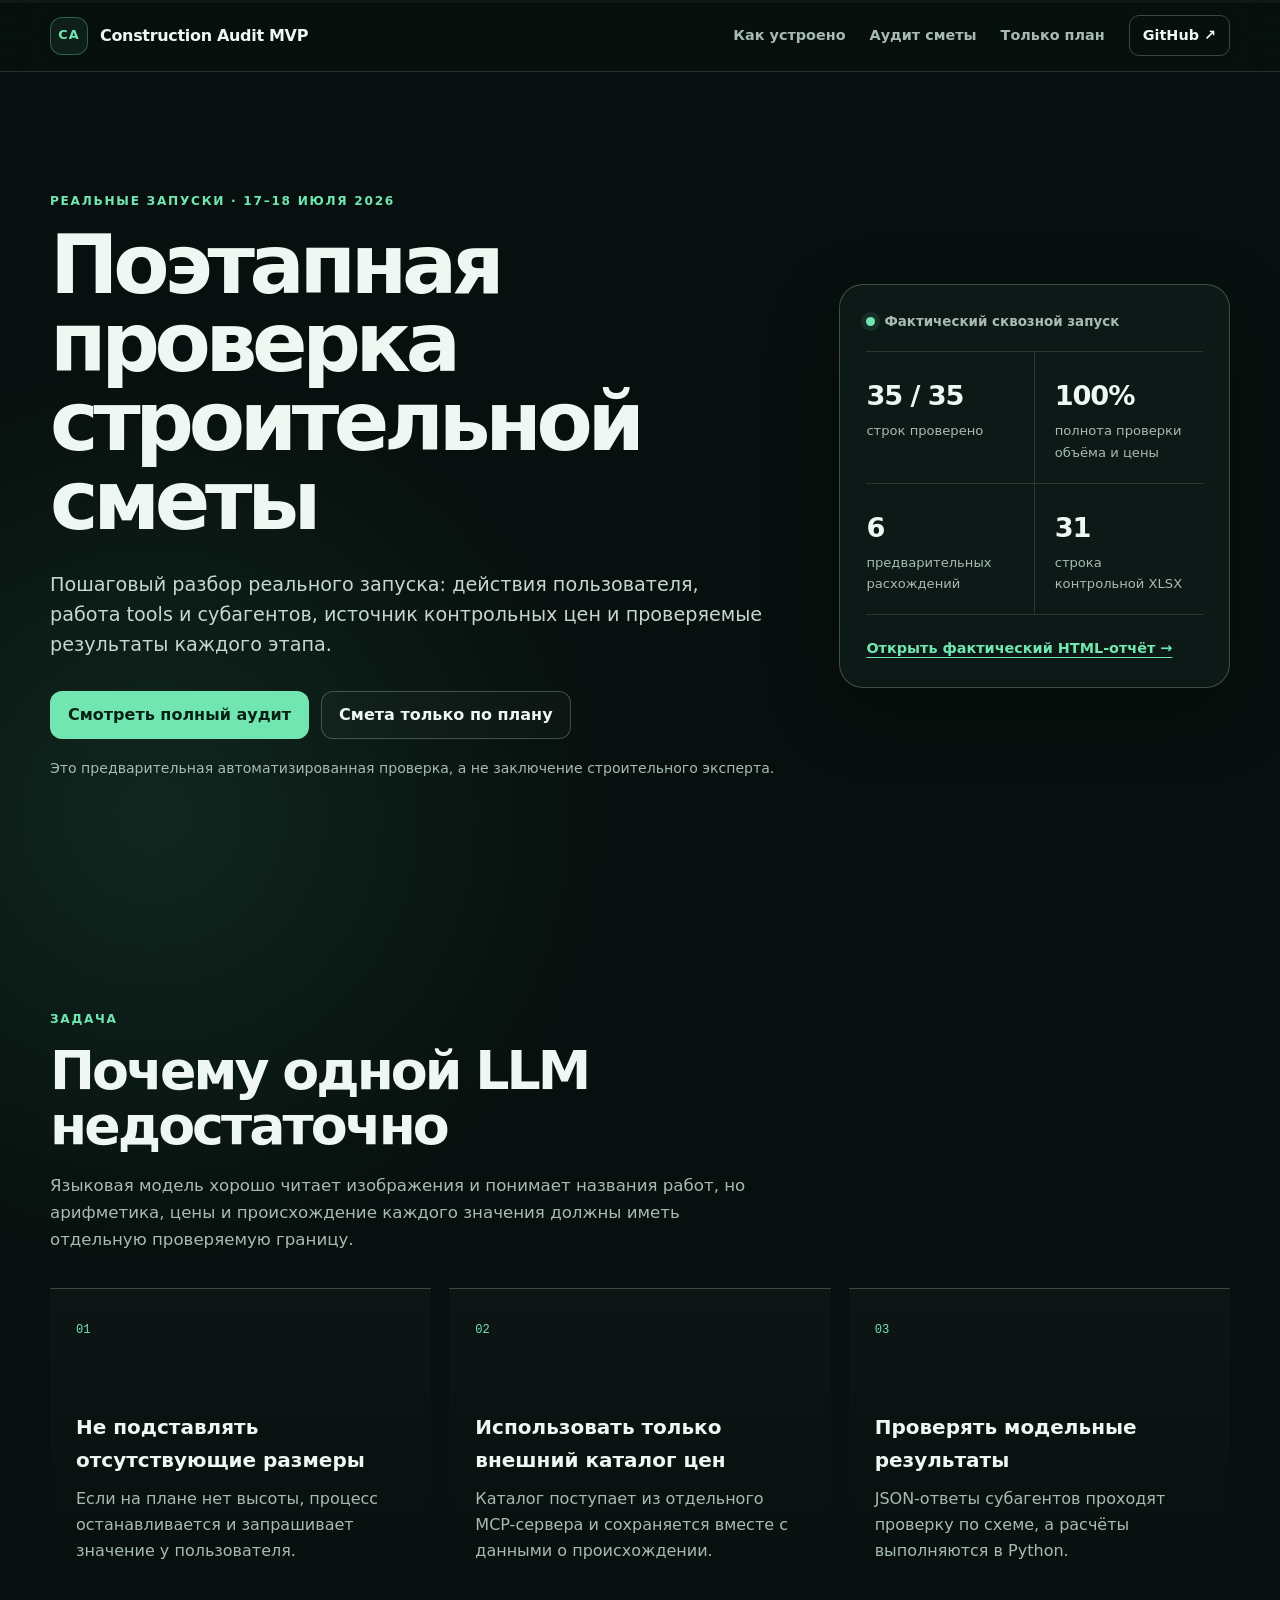
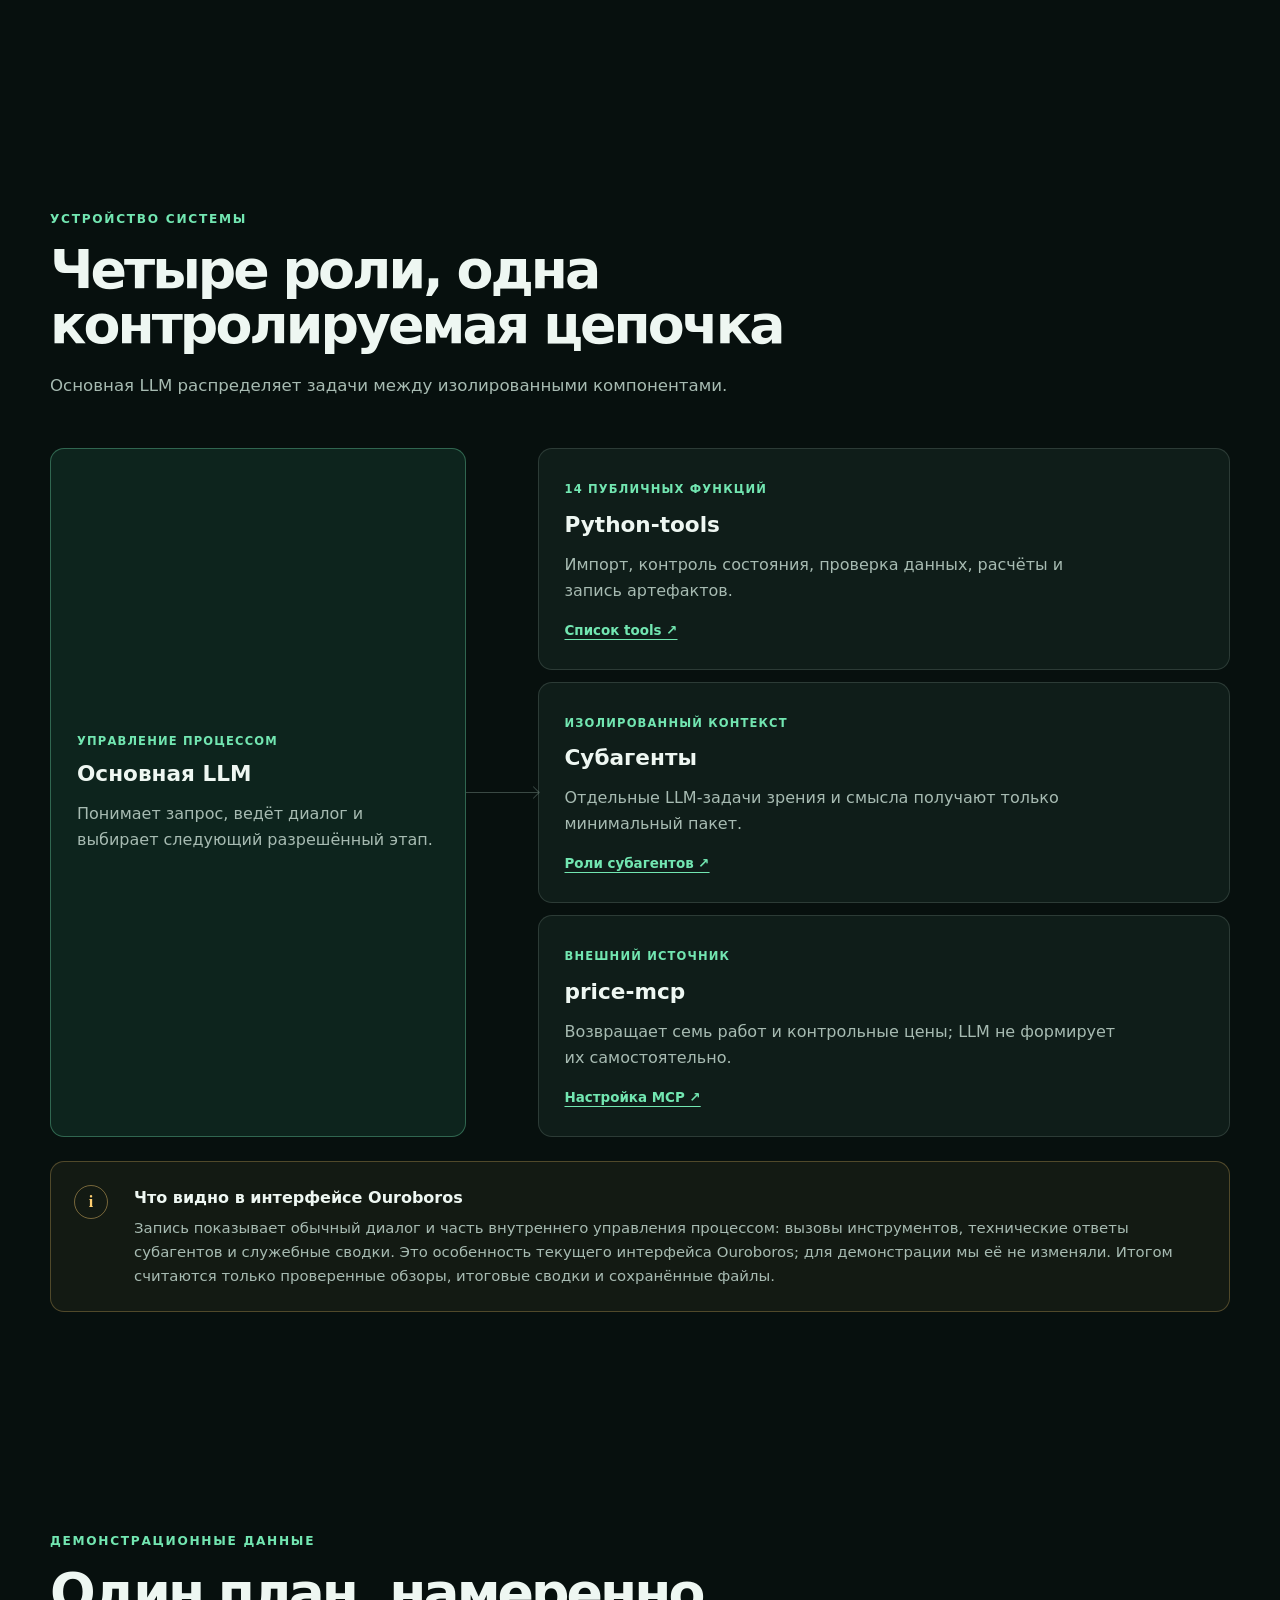
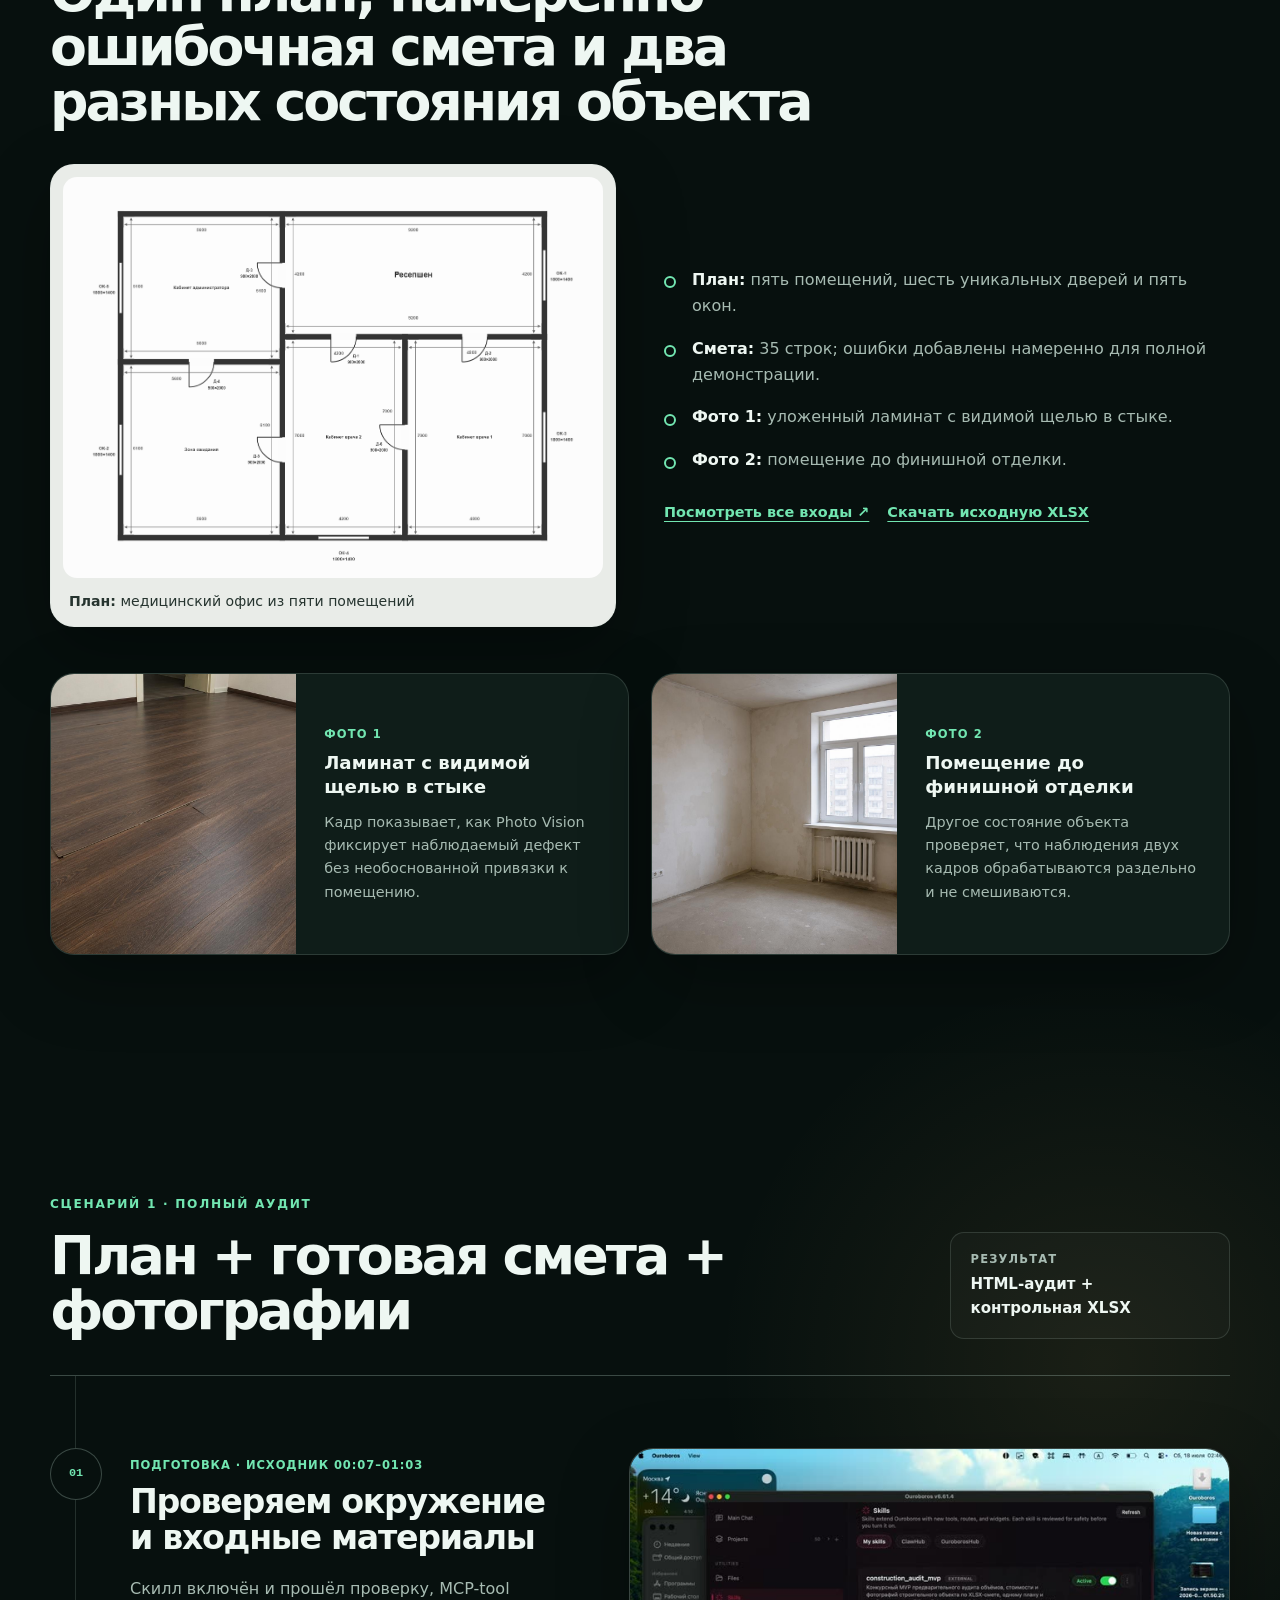
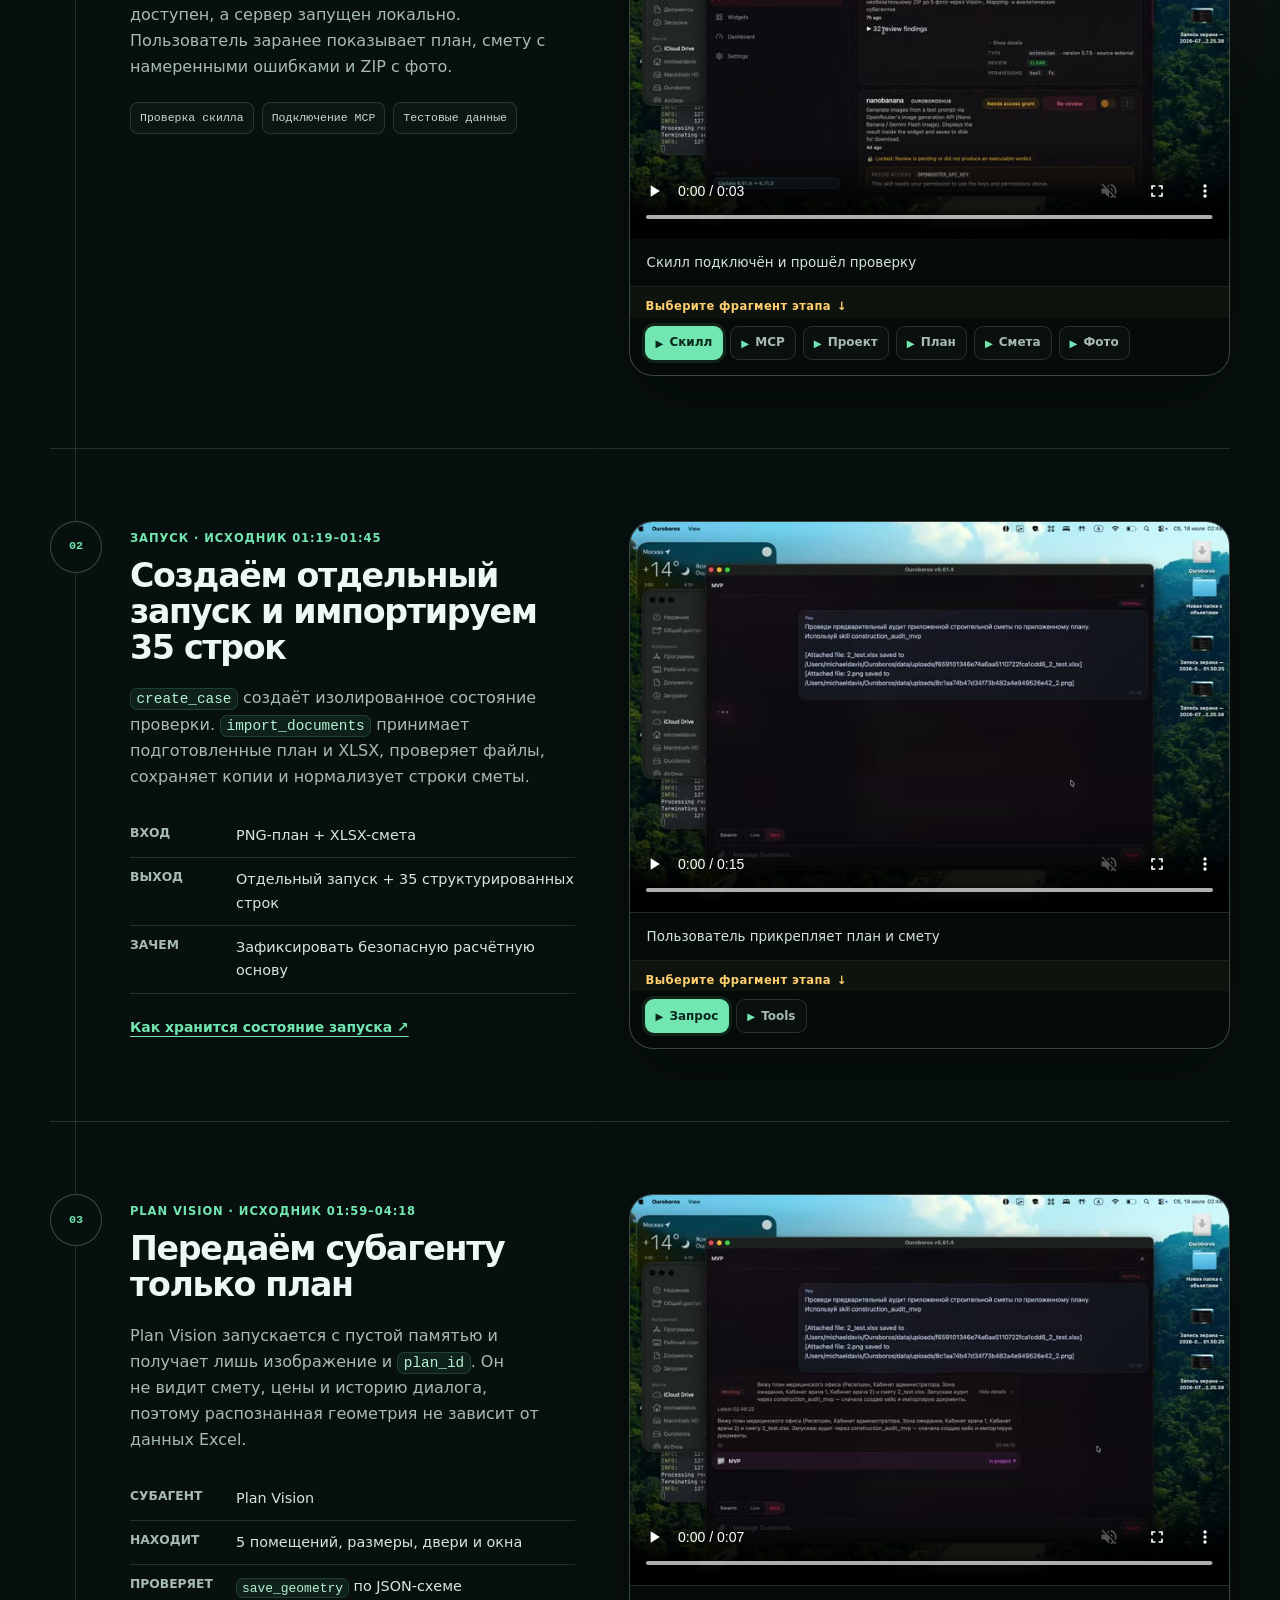
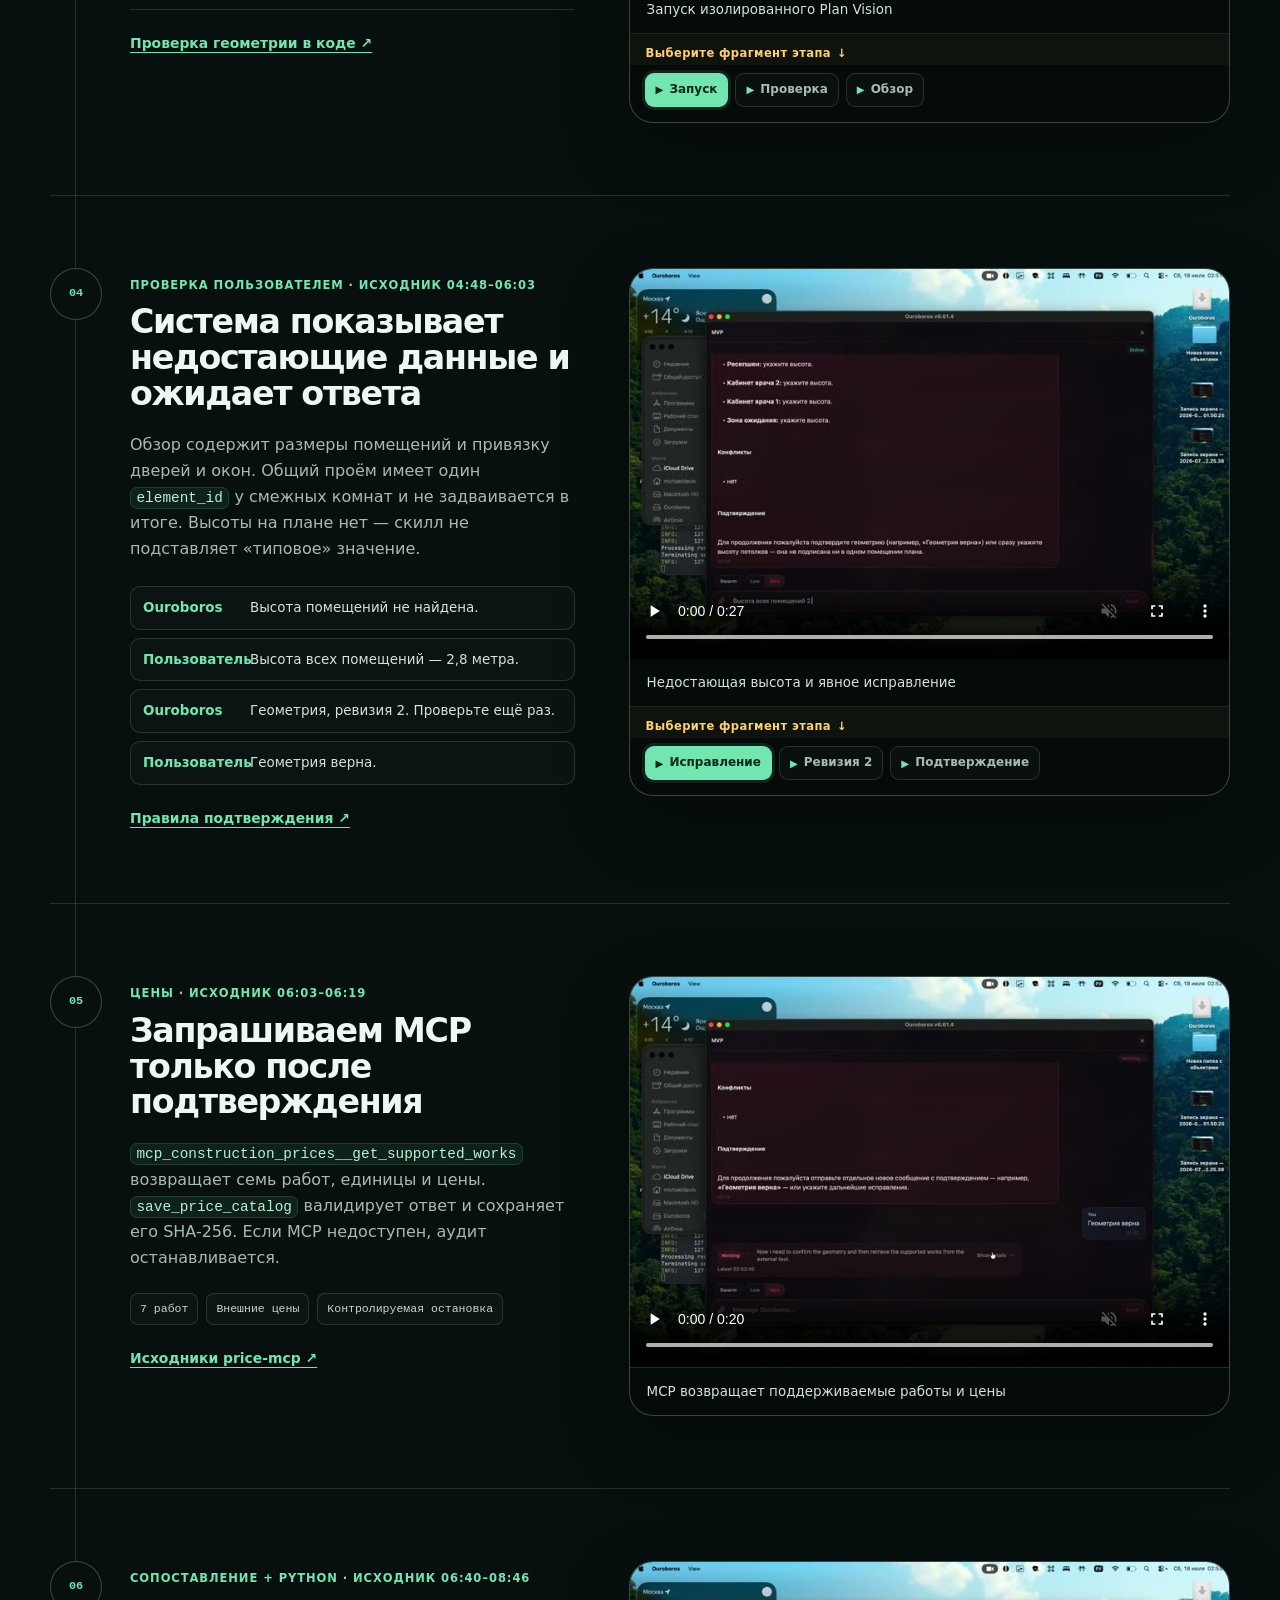
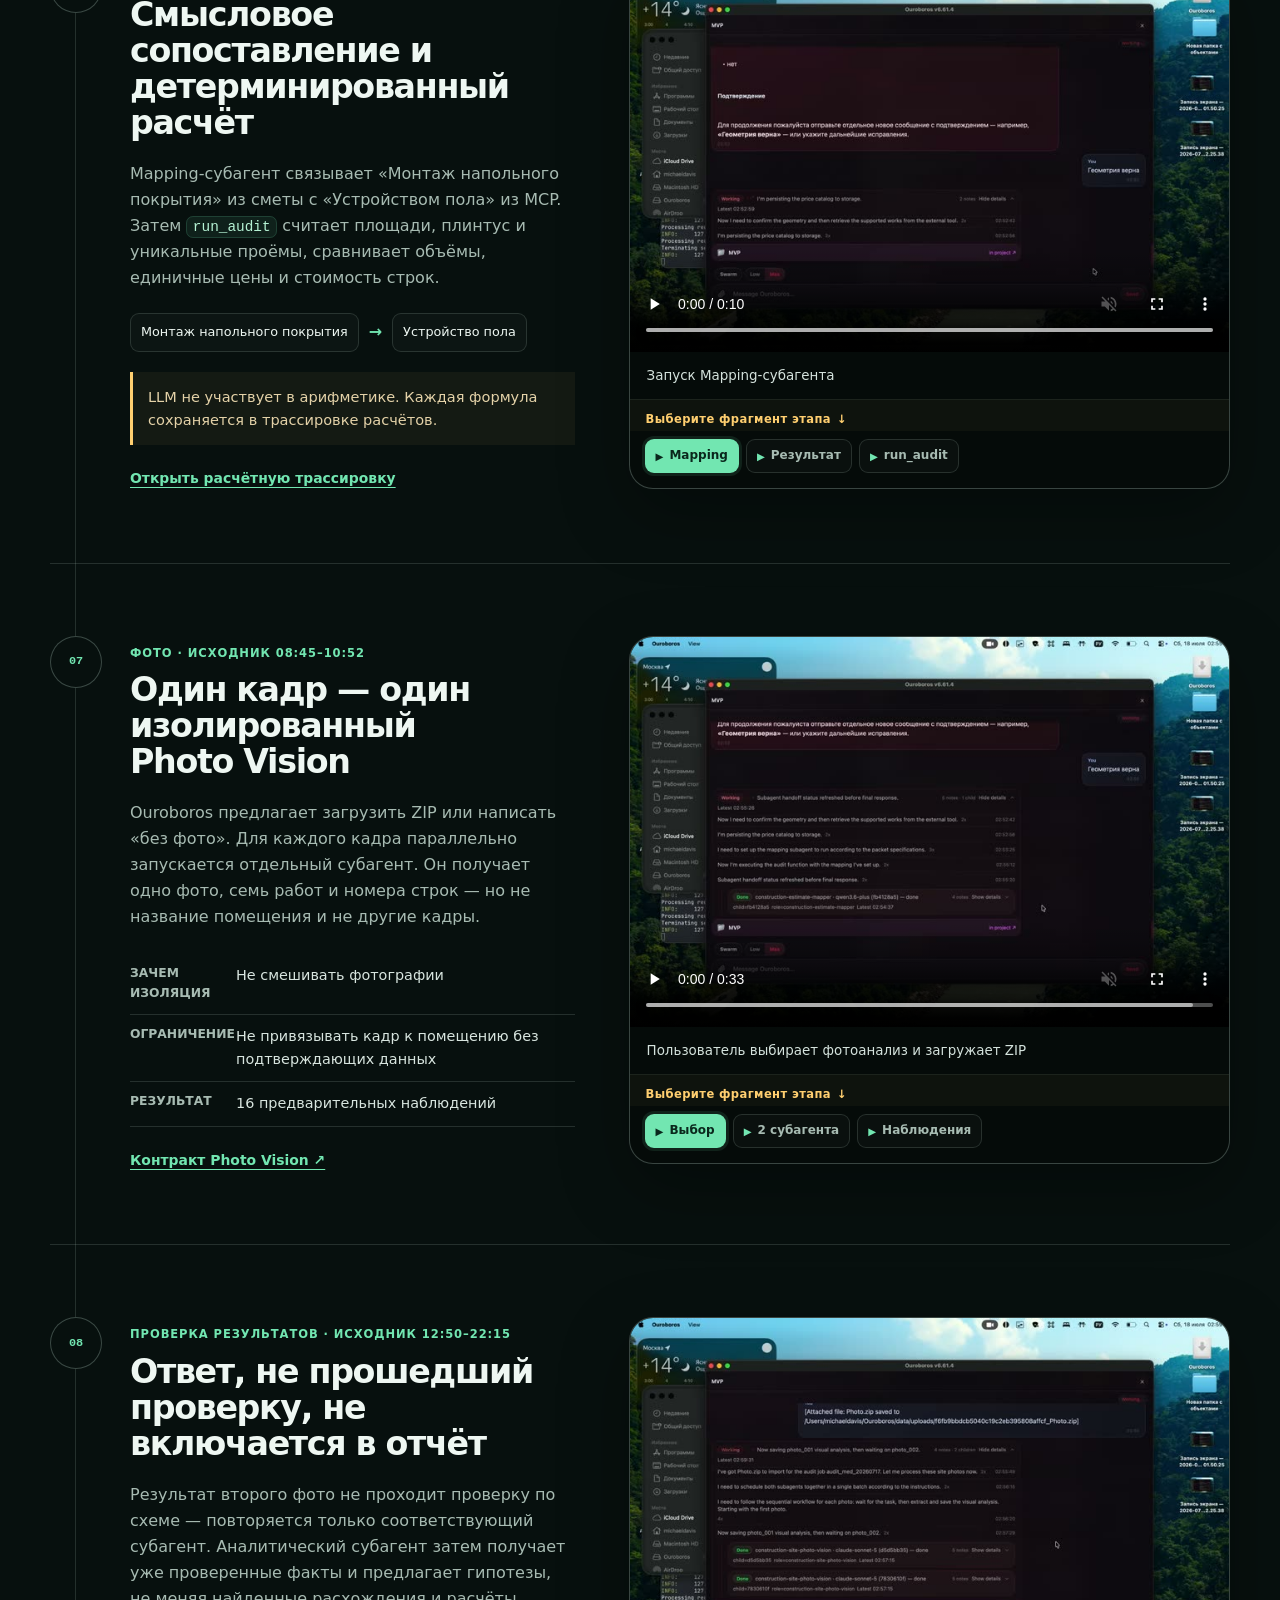
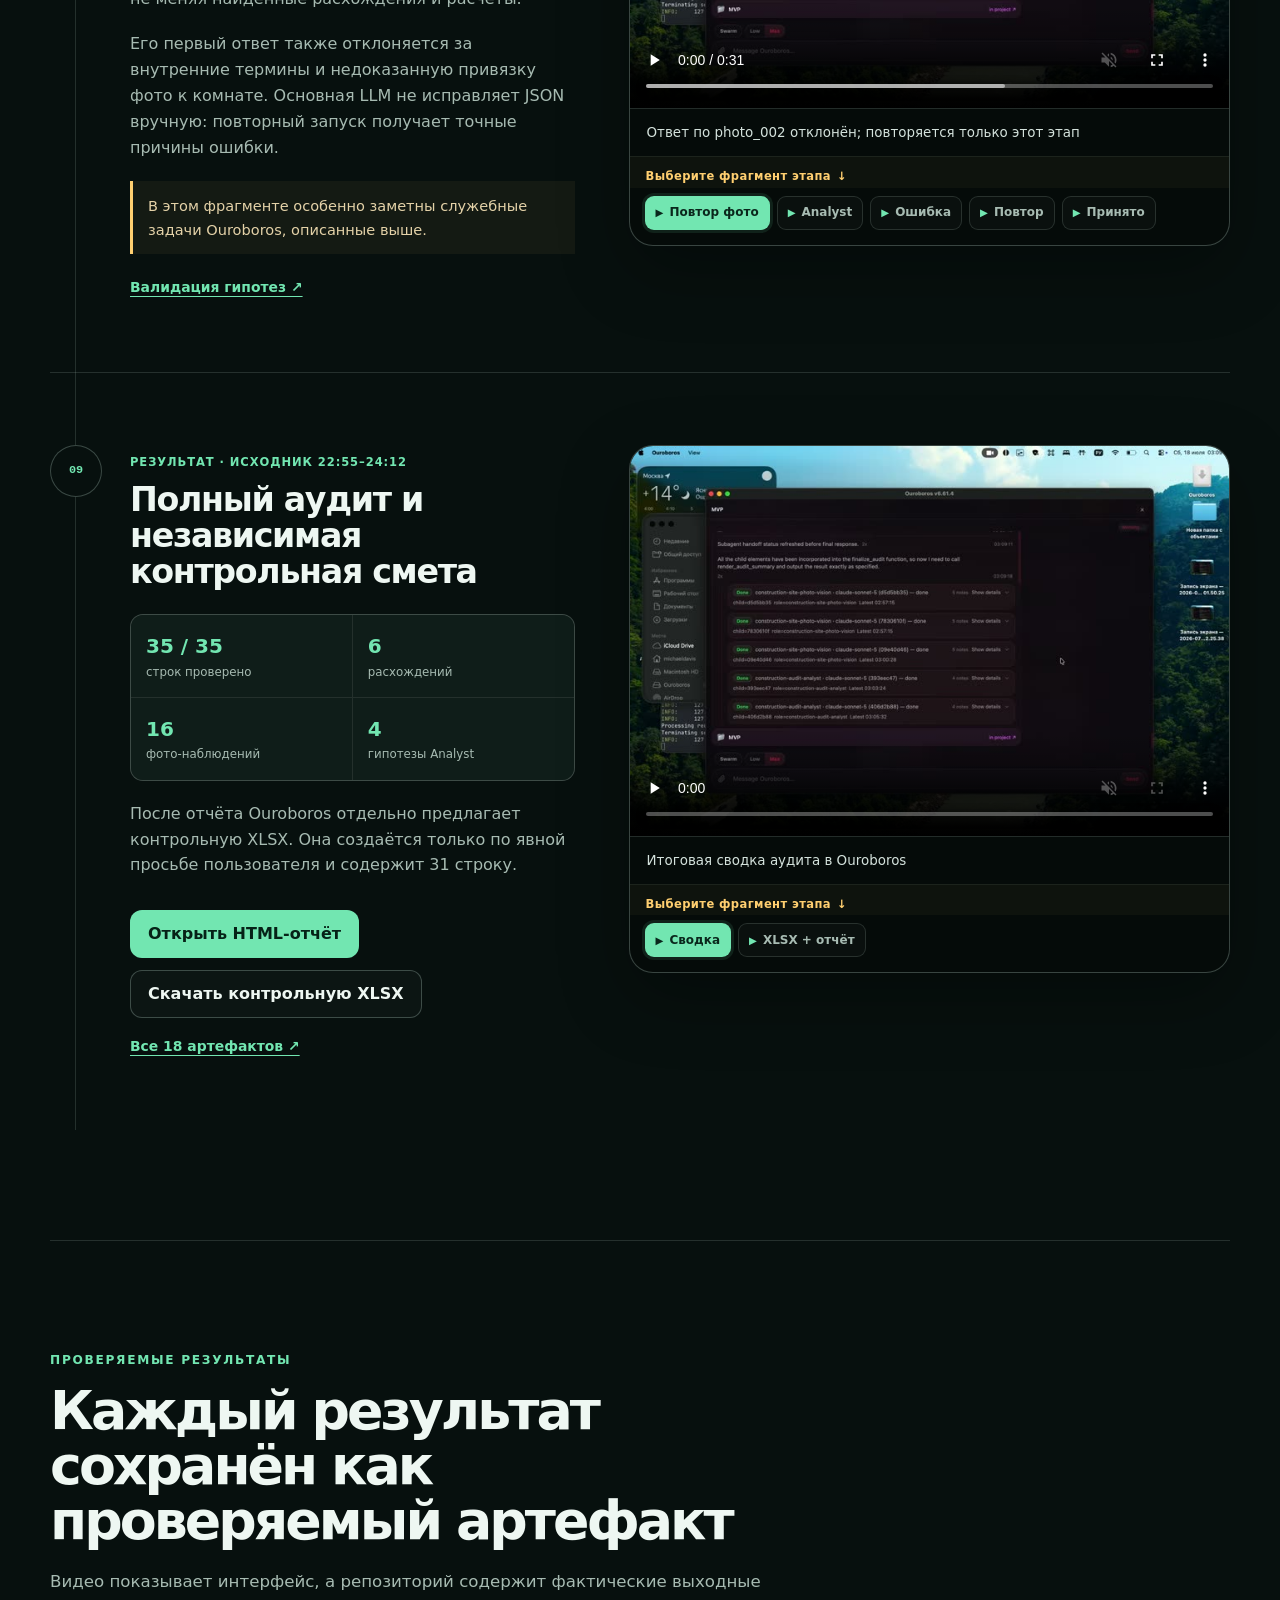
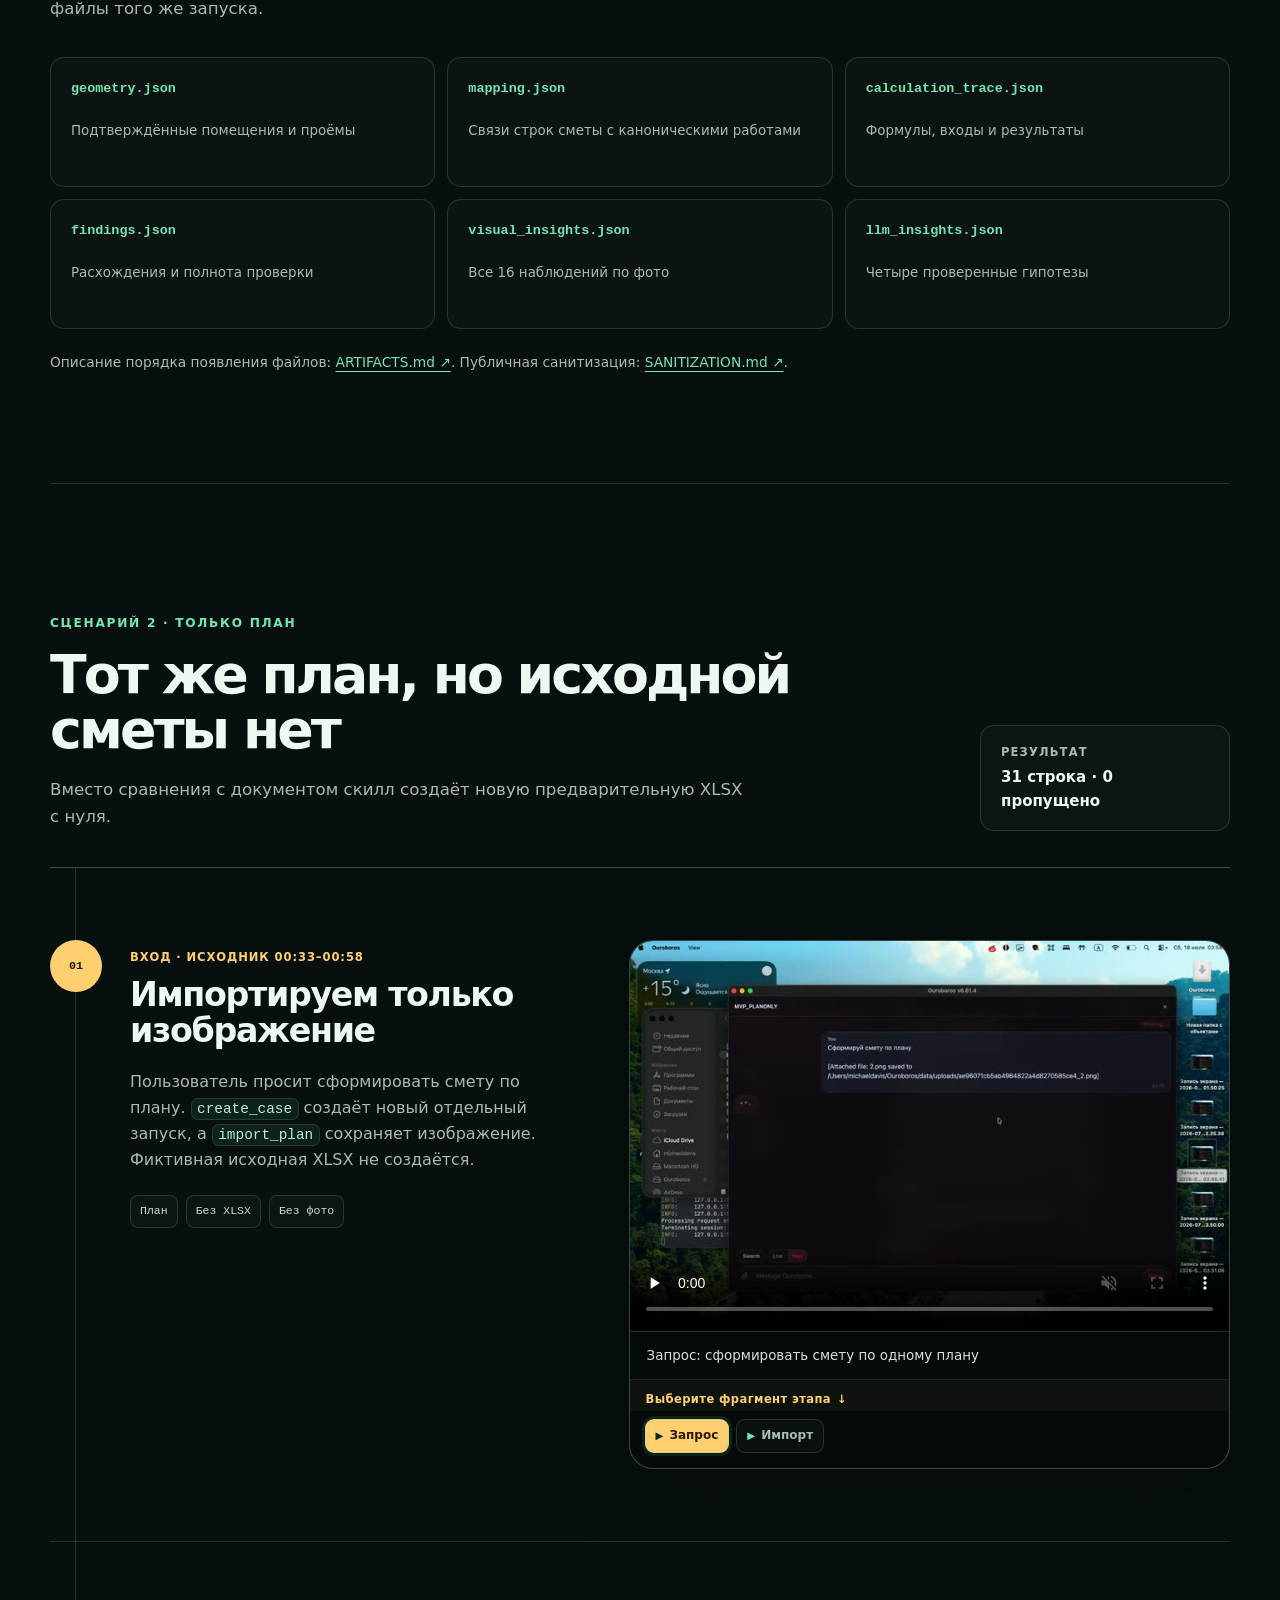
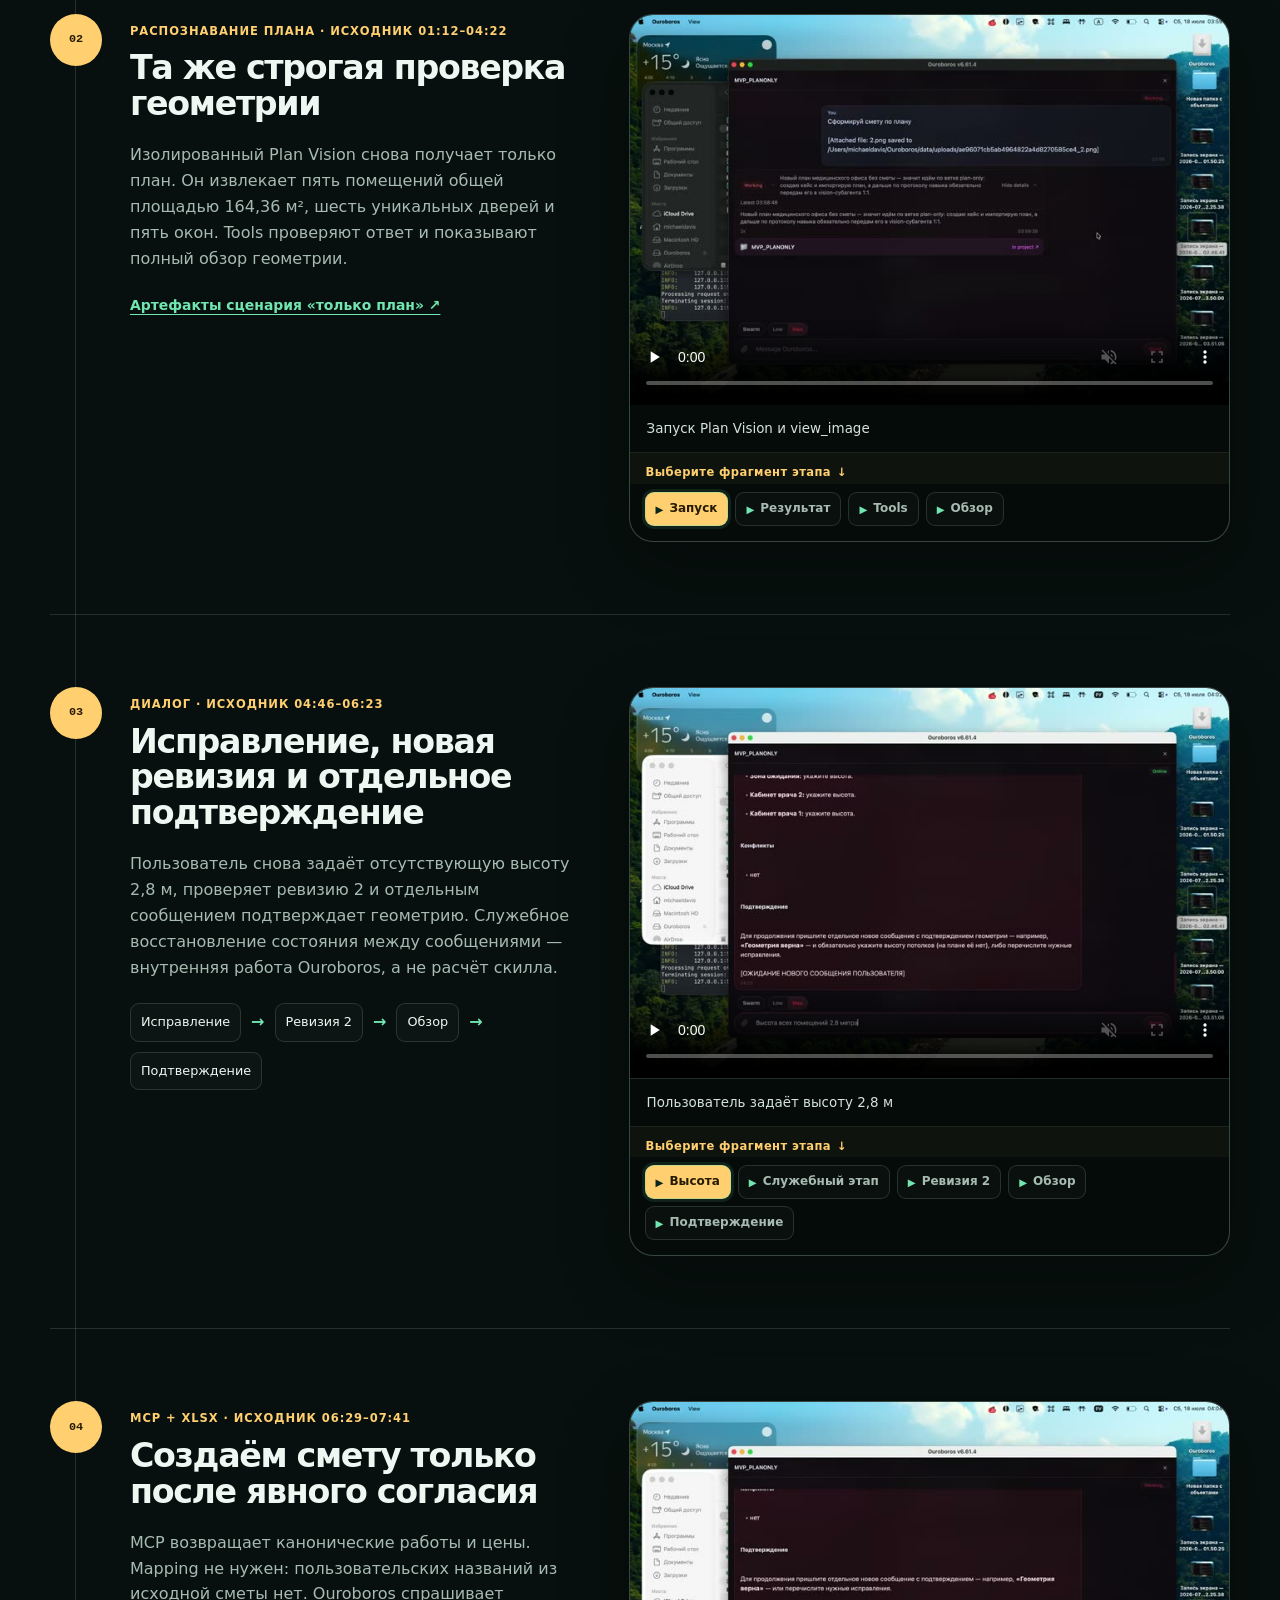
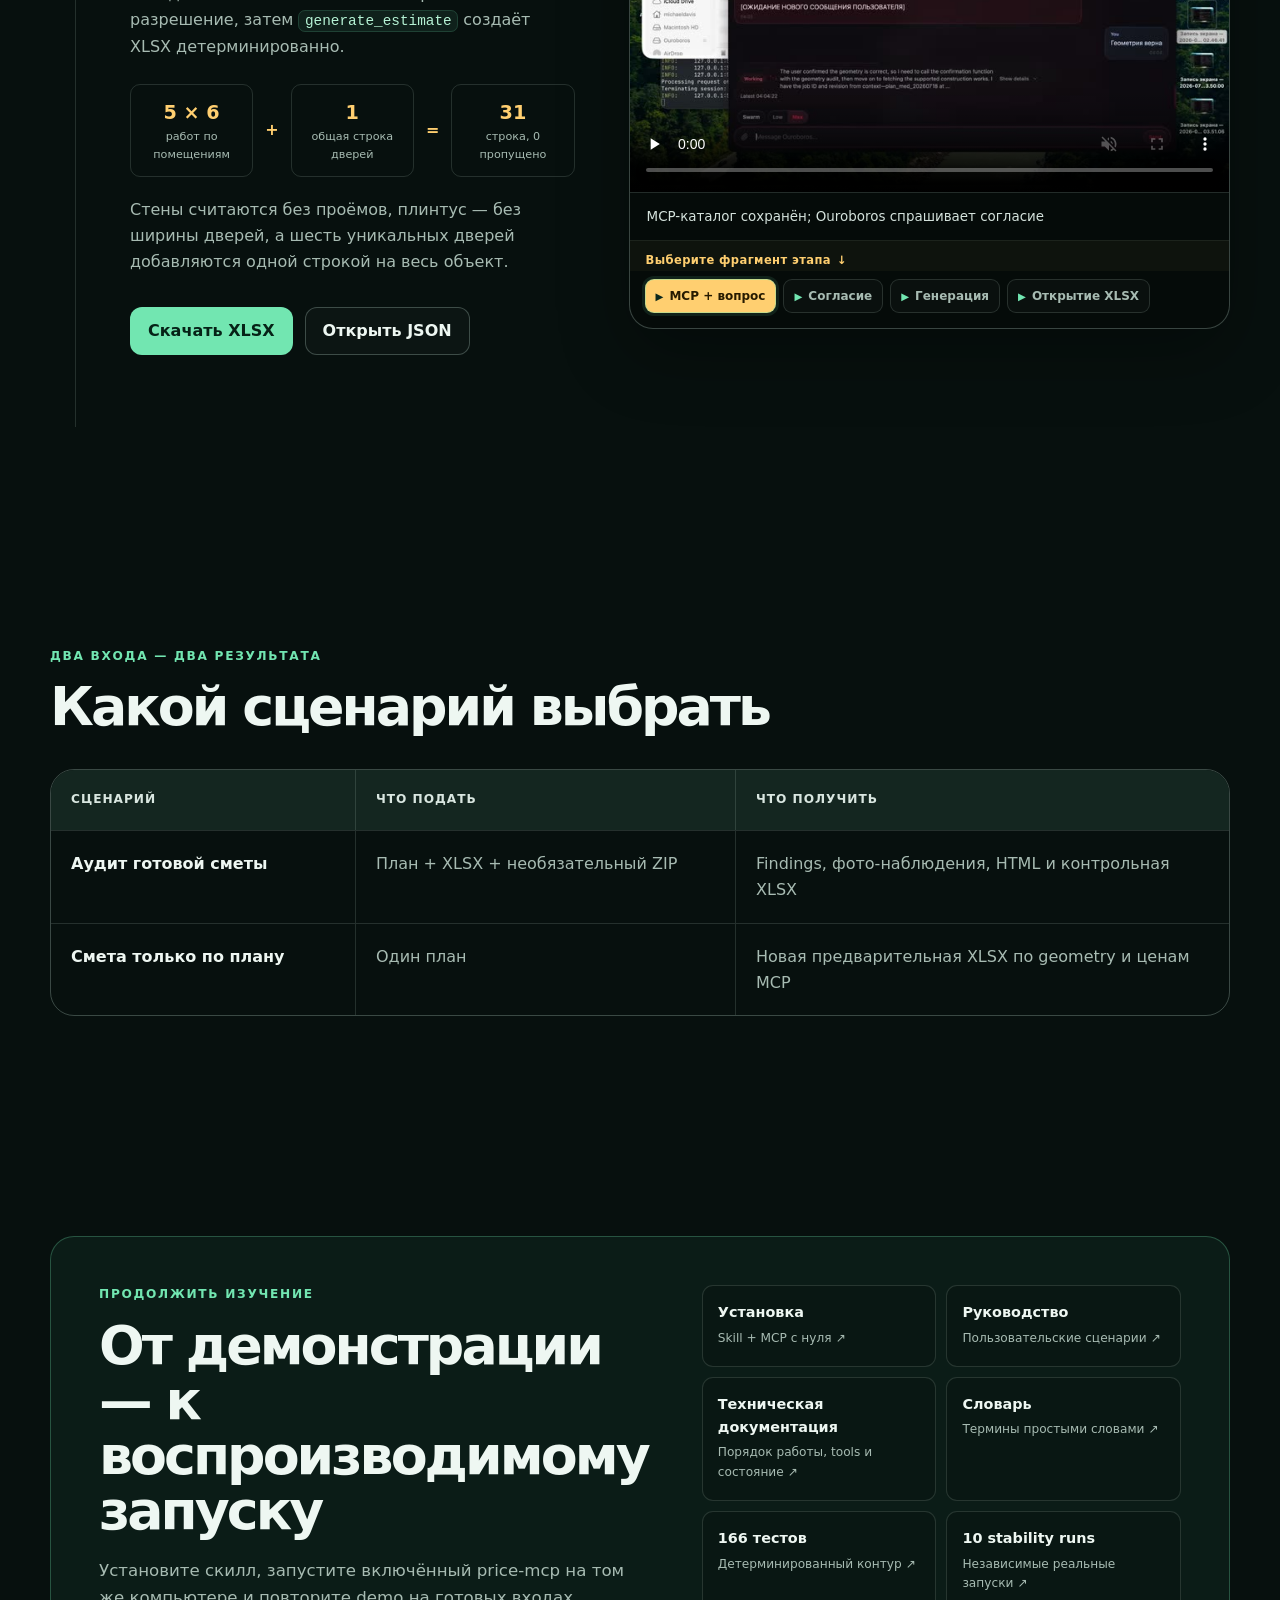
<file: index.html>
<!doctype html>
<html lang="ru">
<head>
  <meta charset="utf-8">
  <meta name="viewport" content="width=device-width, initial-scale=1">
  <meta http-equiv="refresh" content="0; url=demo/">
  <link rel="canonical" href="https://michaeldavislol.github.io/construction_audit_mvp/demo/">
  <title>Construction Audit MVP — демонстрация</title>
</head>
<body>
  <p>Открывается <a href="demo/">демонстрация Construction Audit MVP</a>.</p>
</body>
</html>
</file>
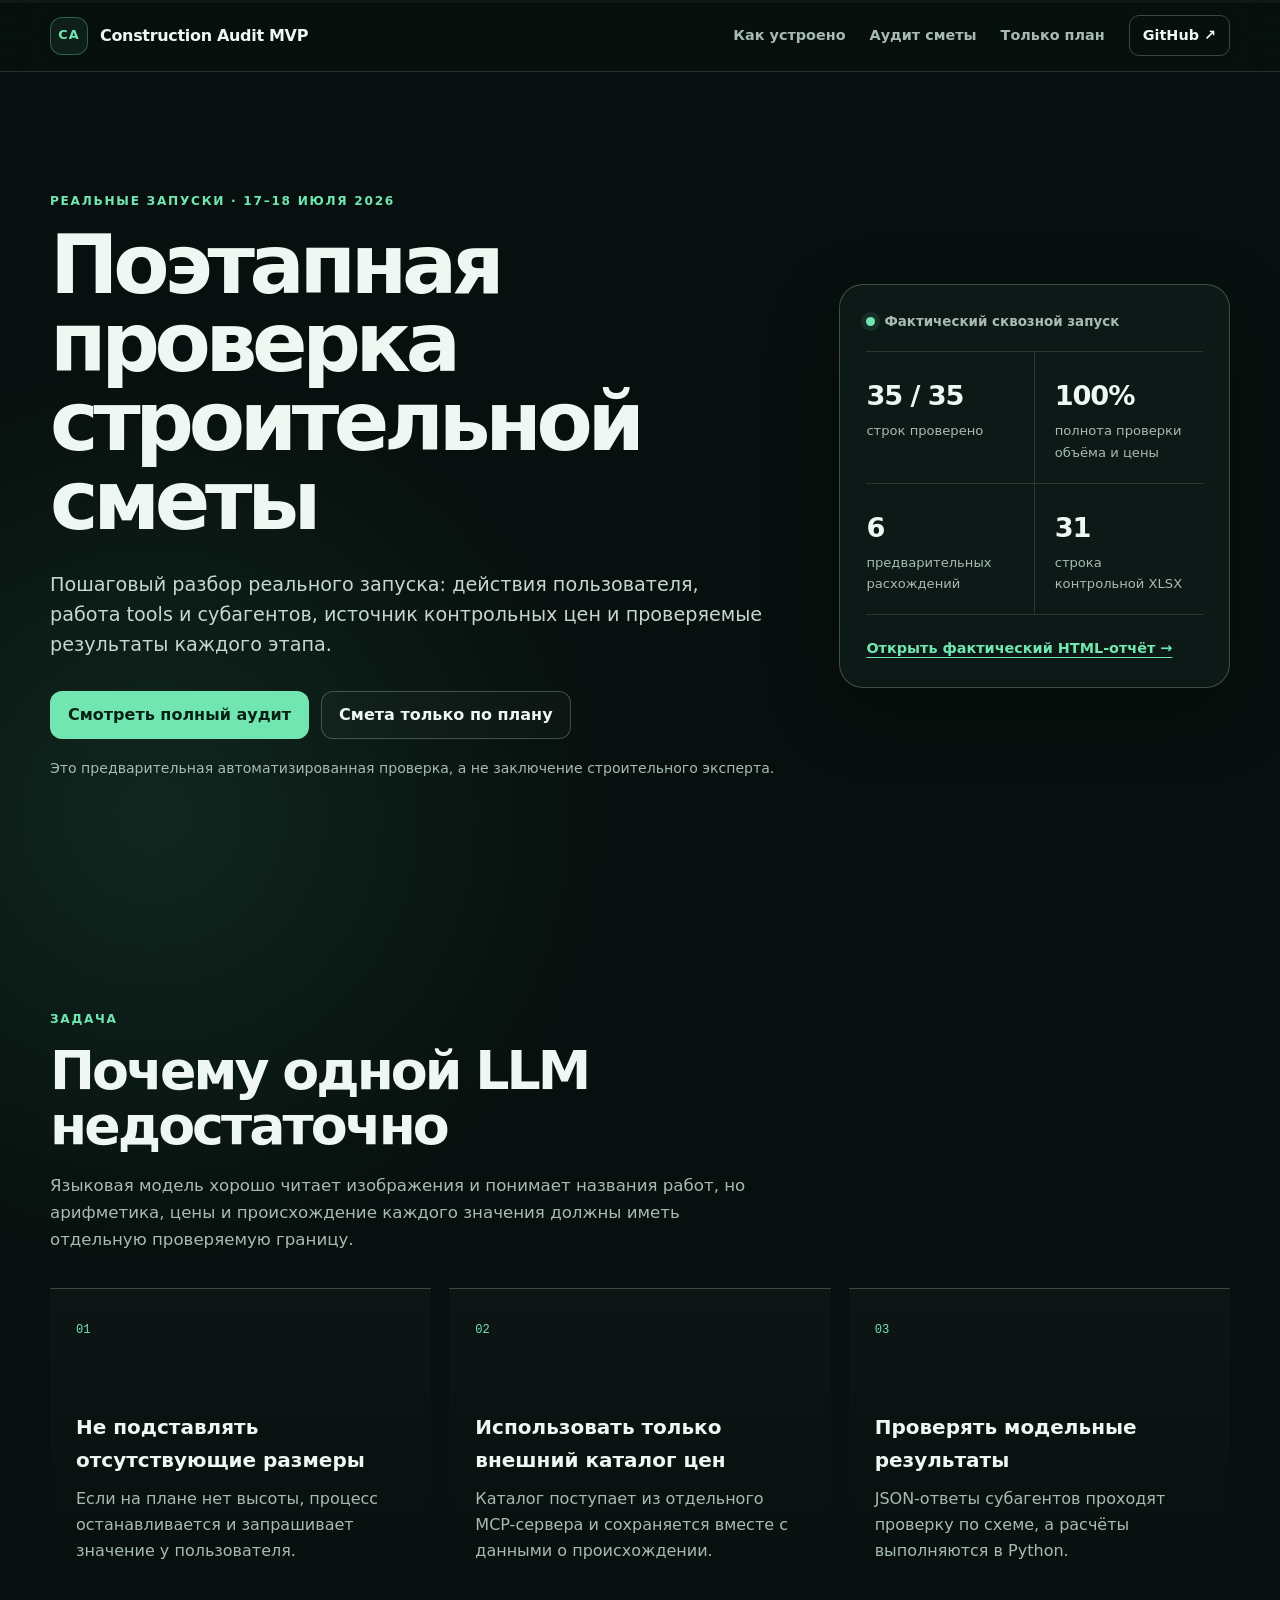
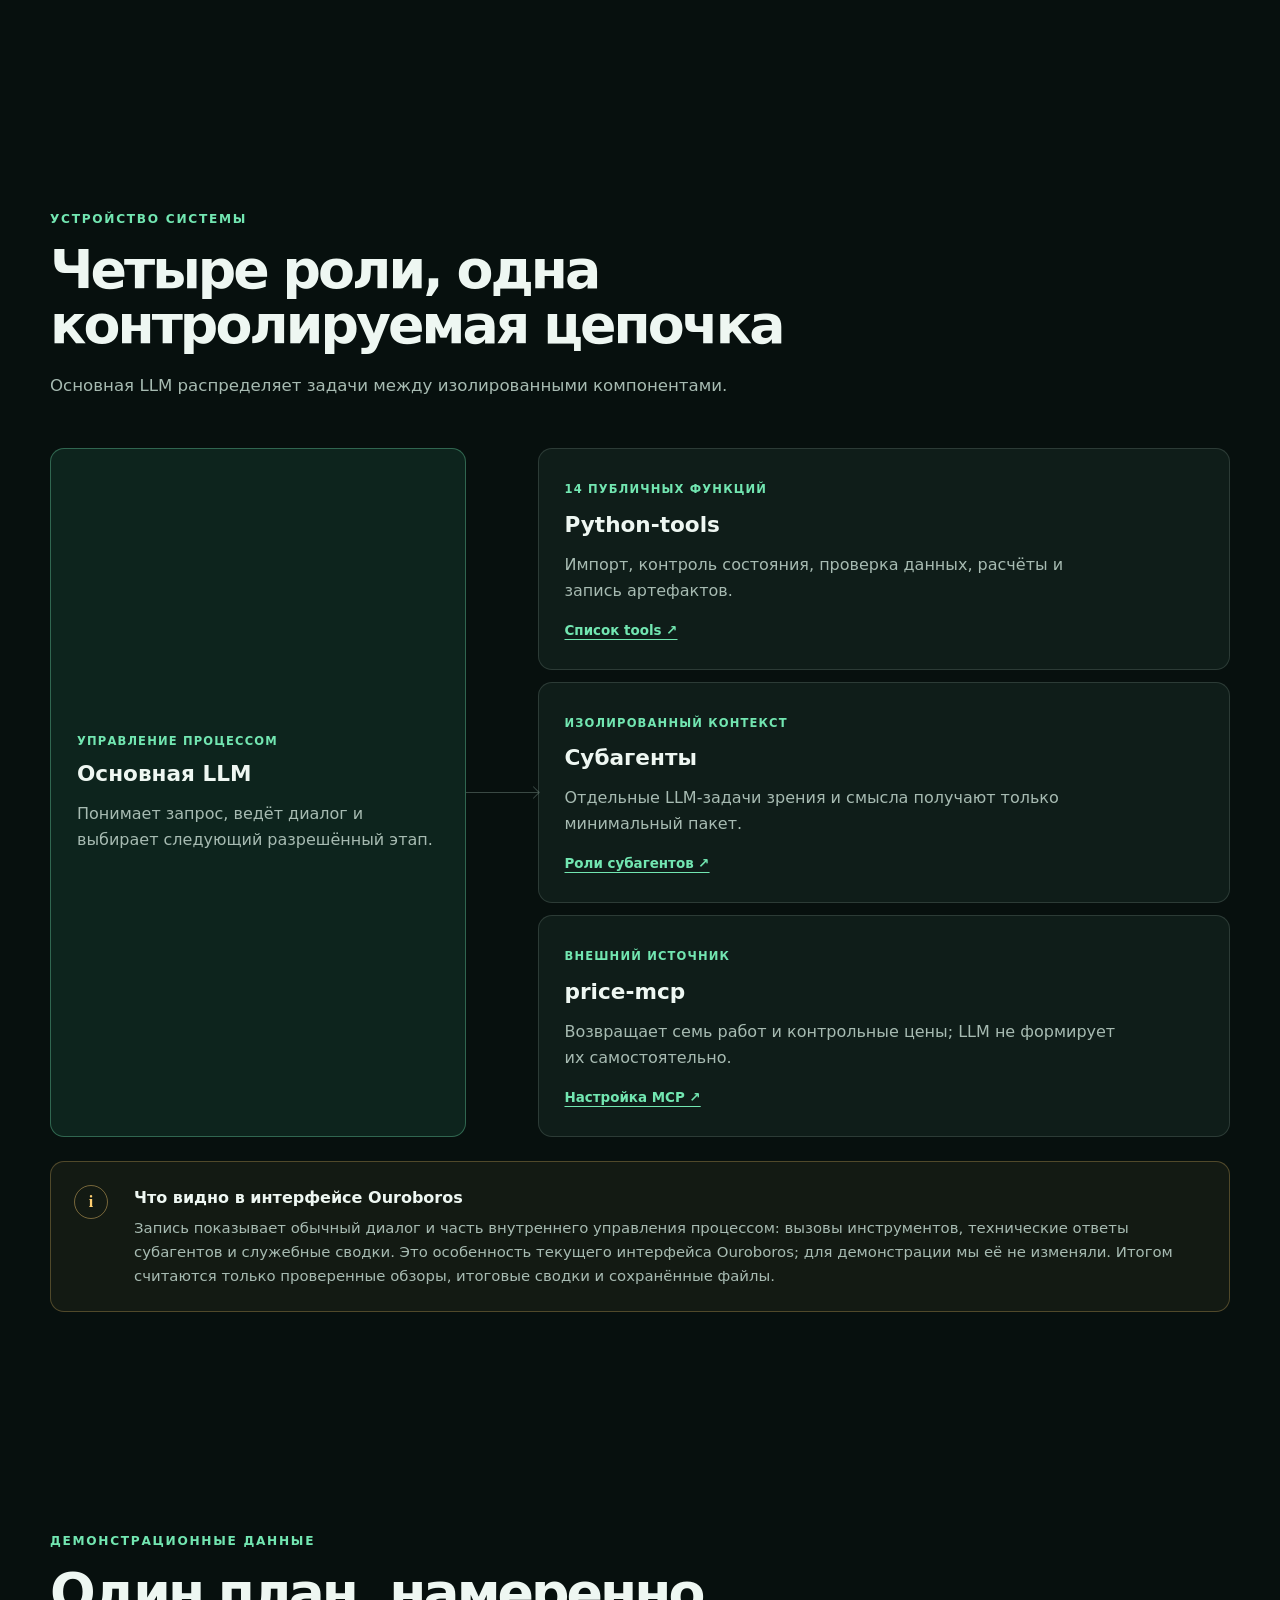
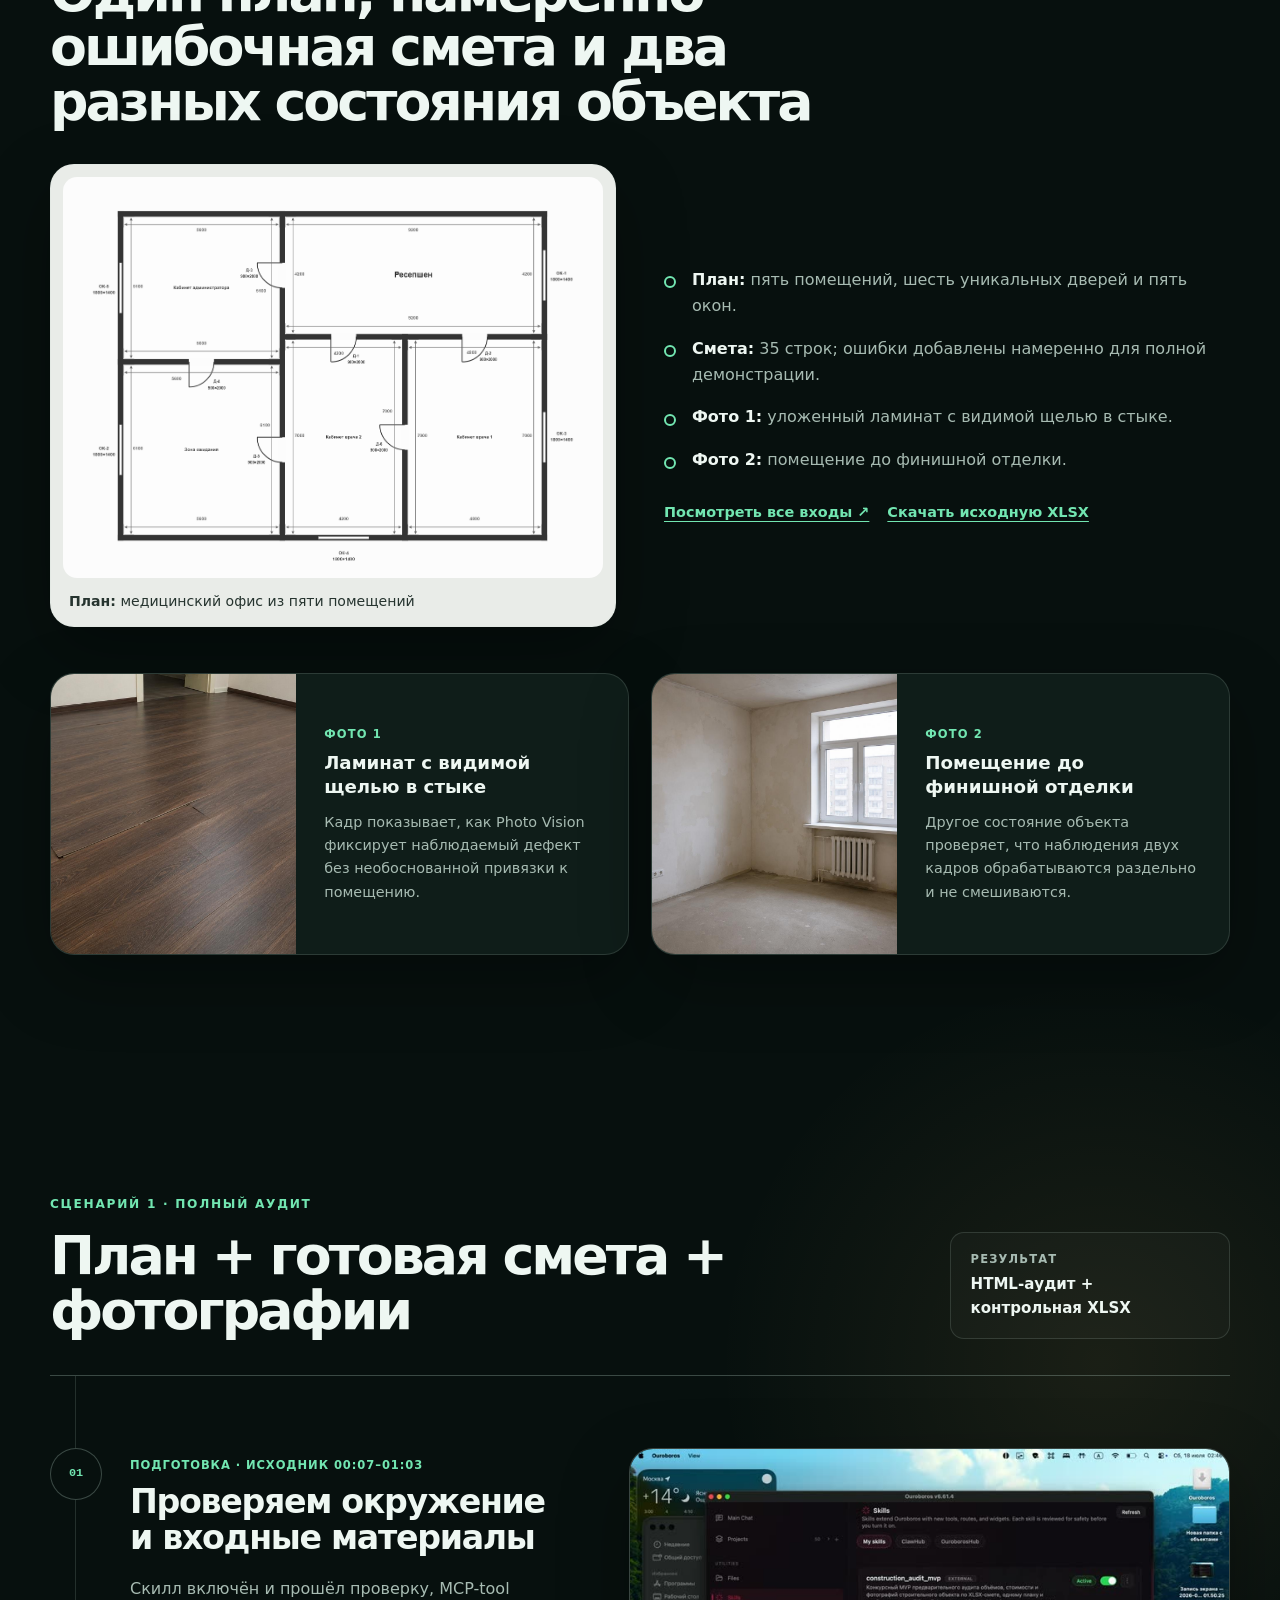
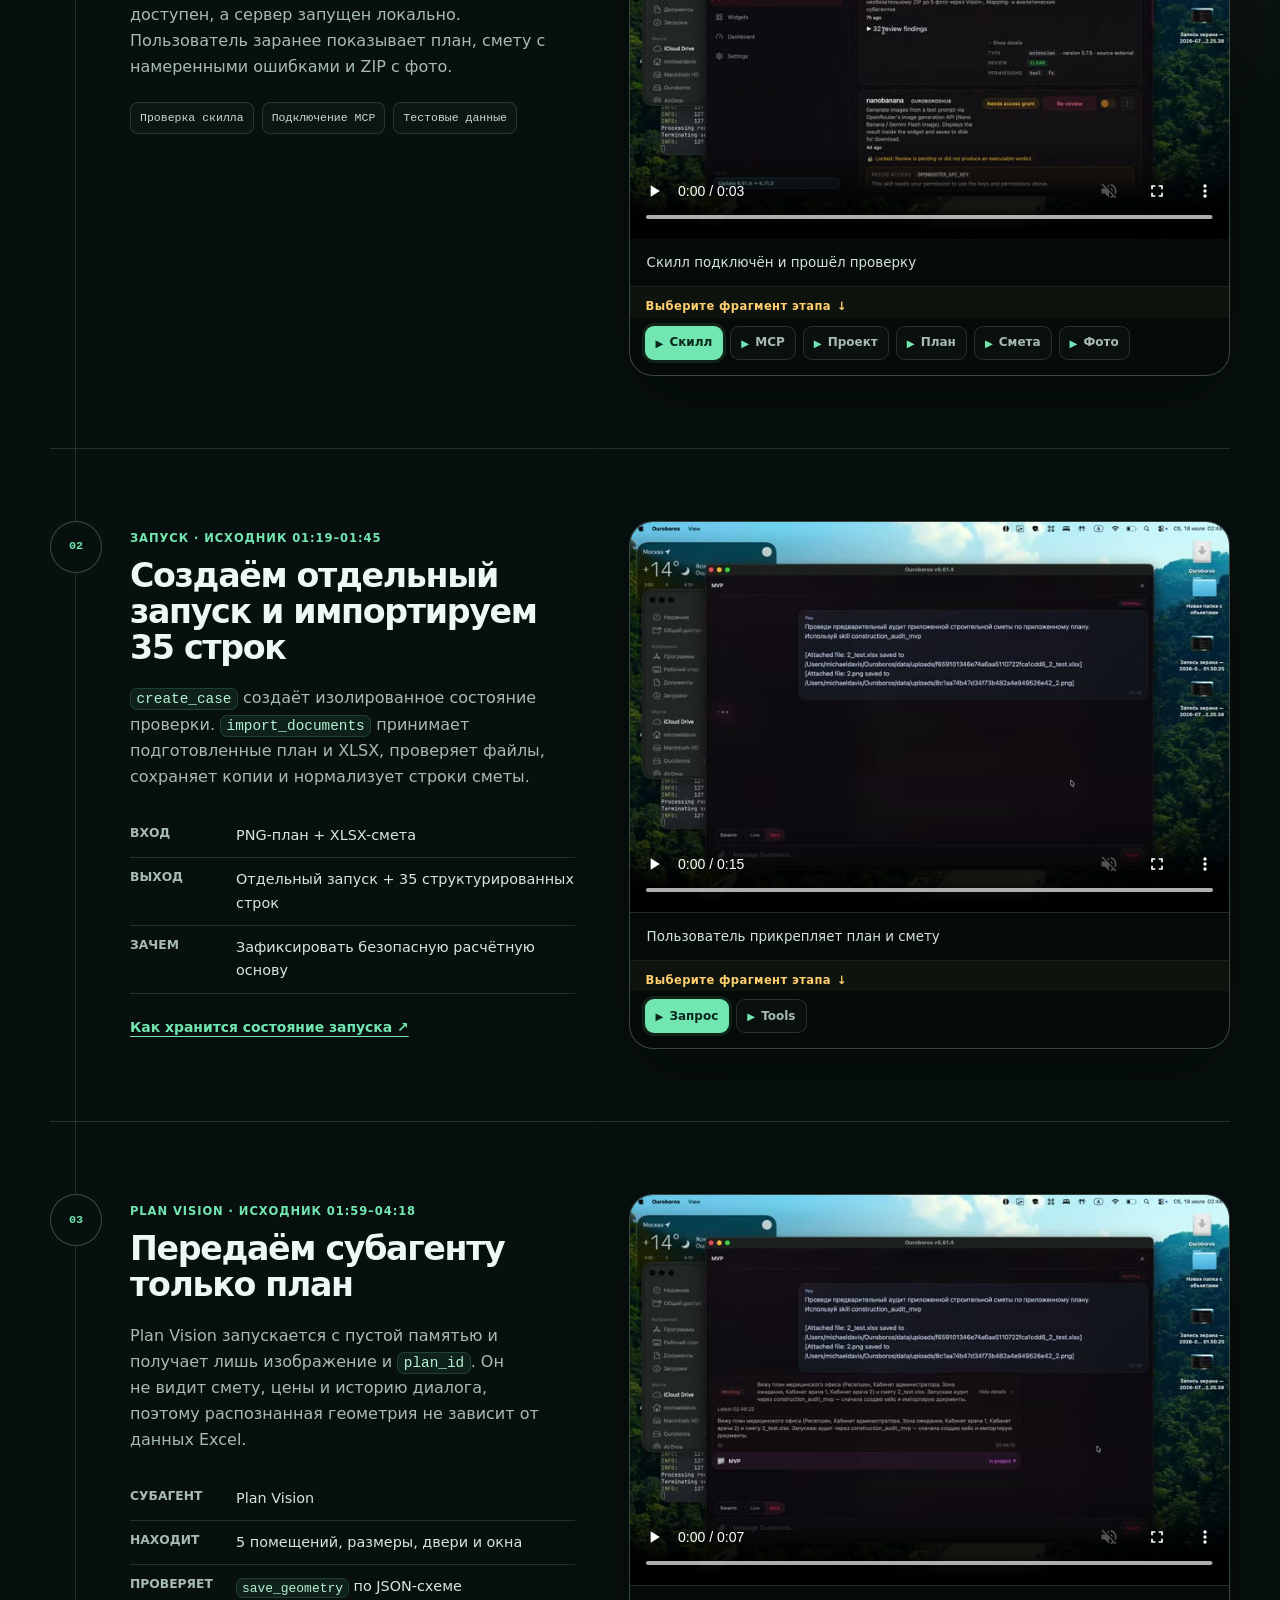
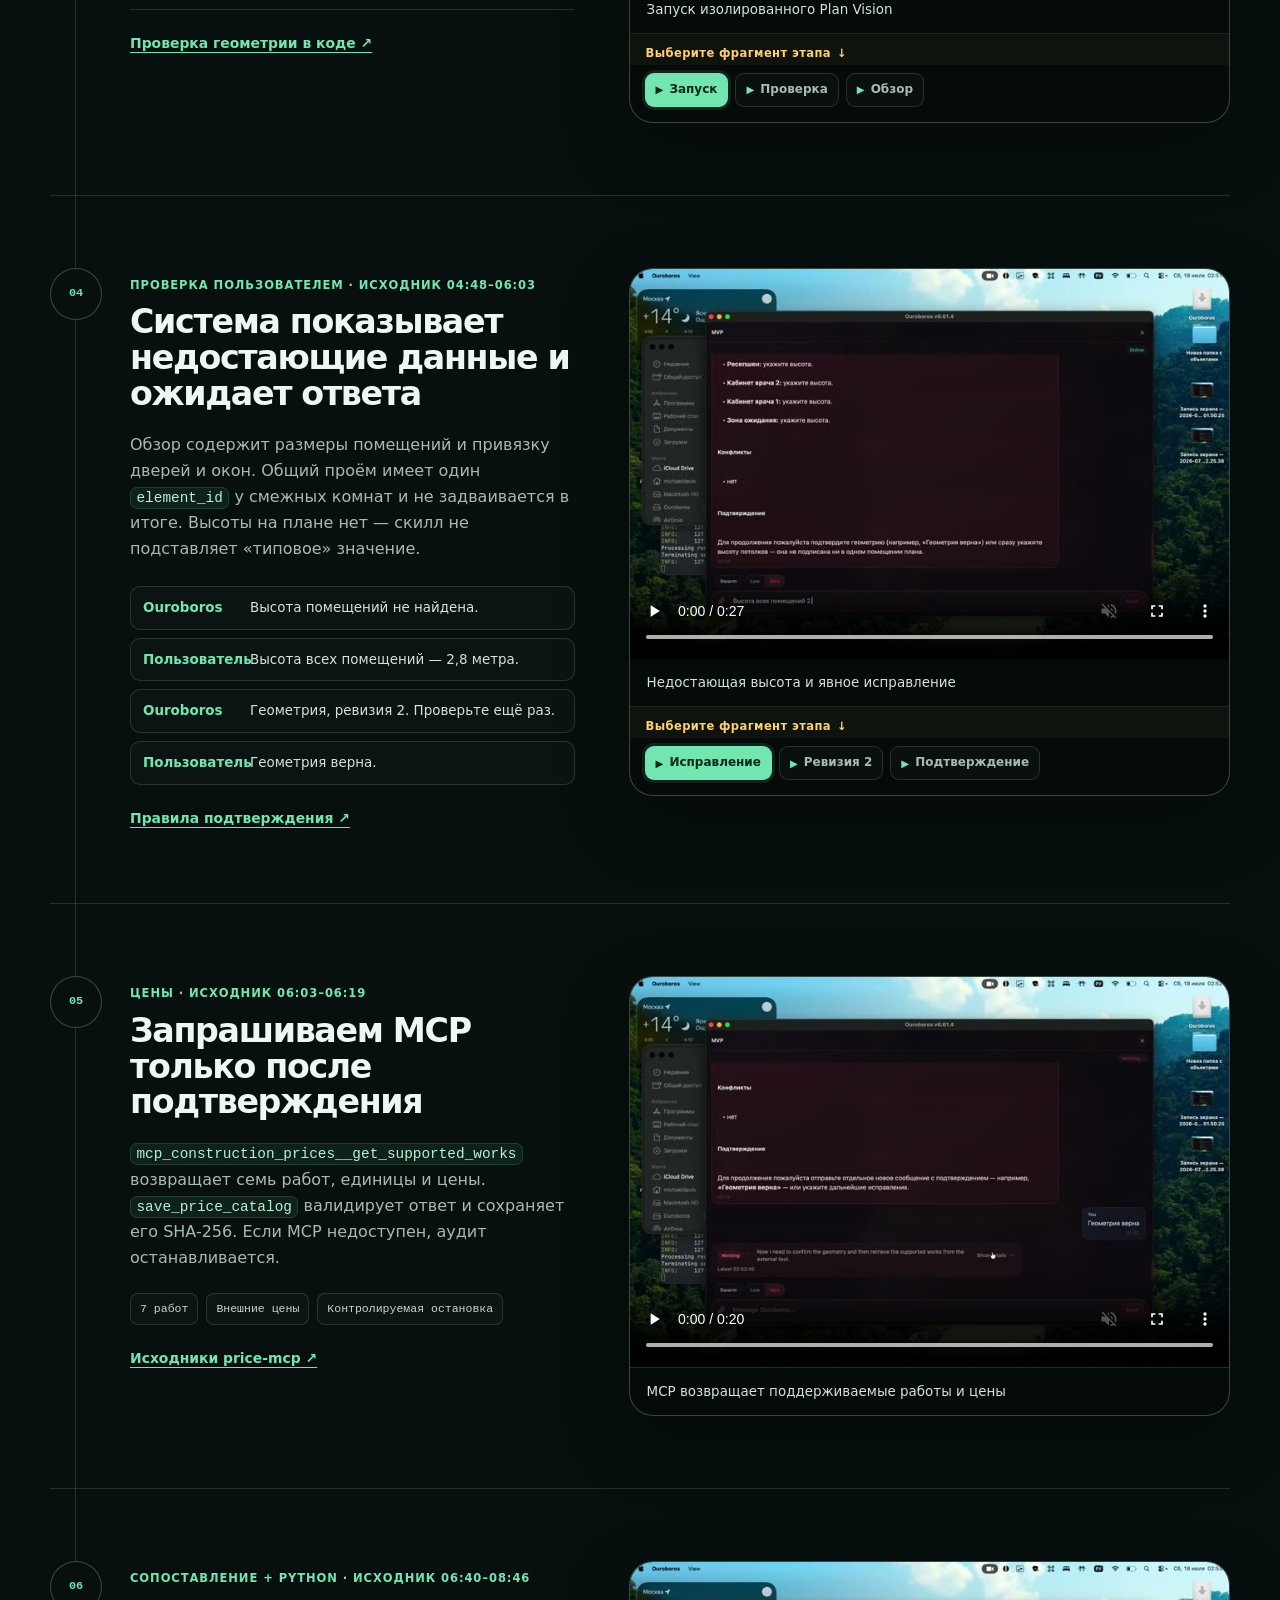
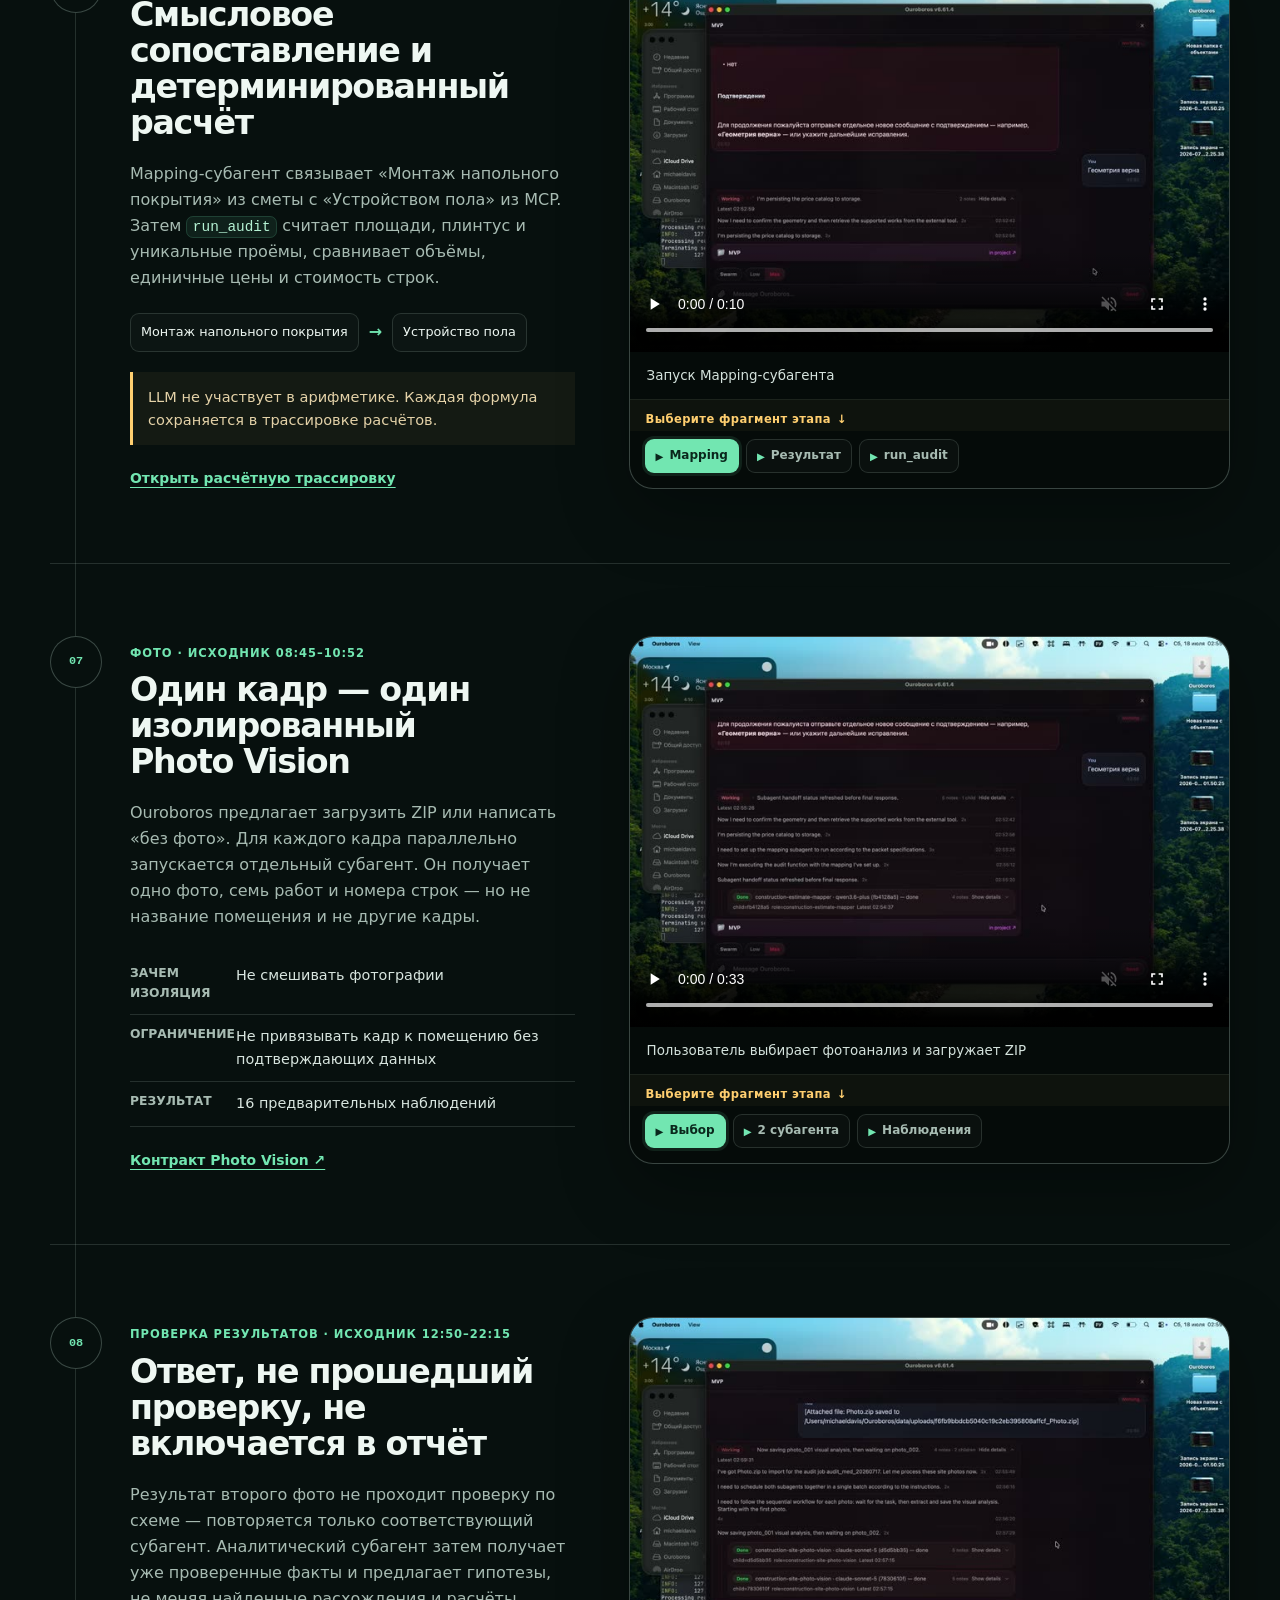
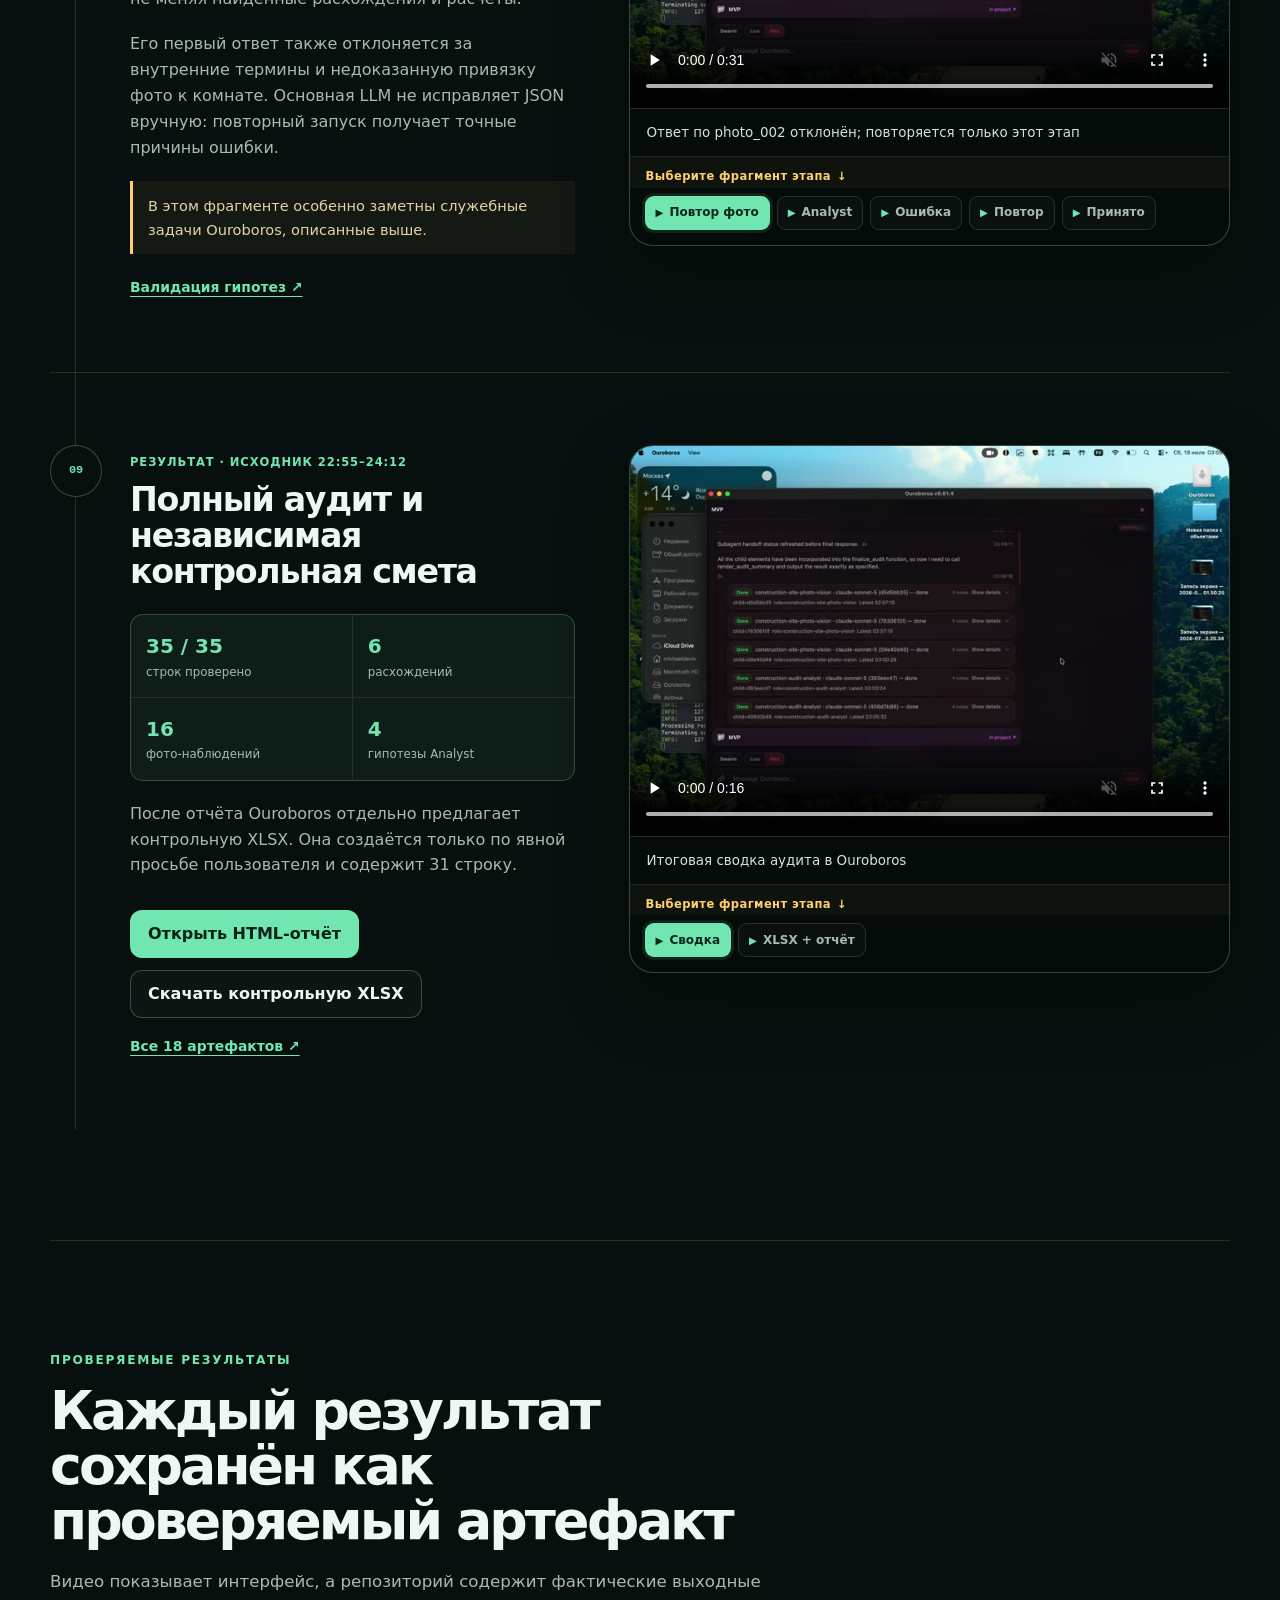
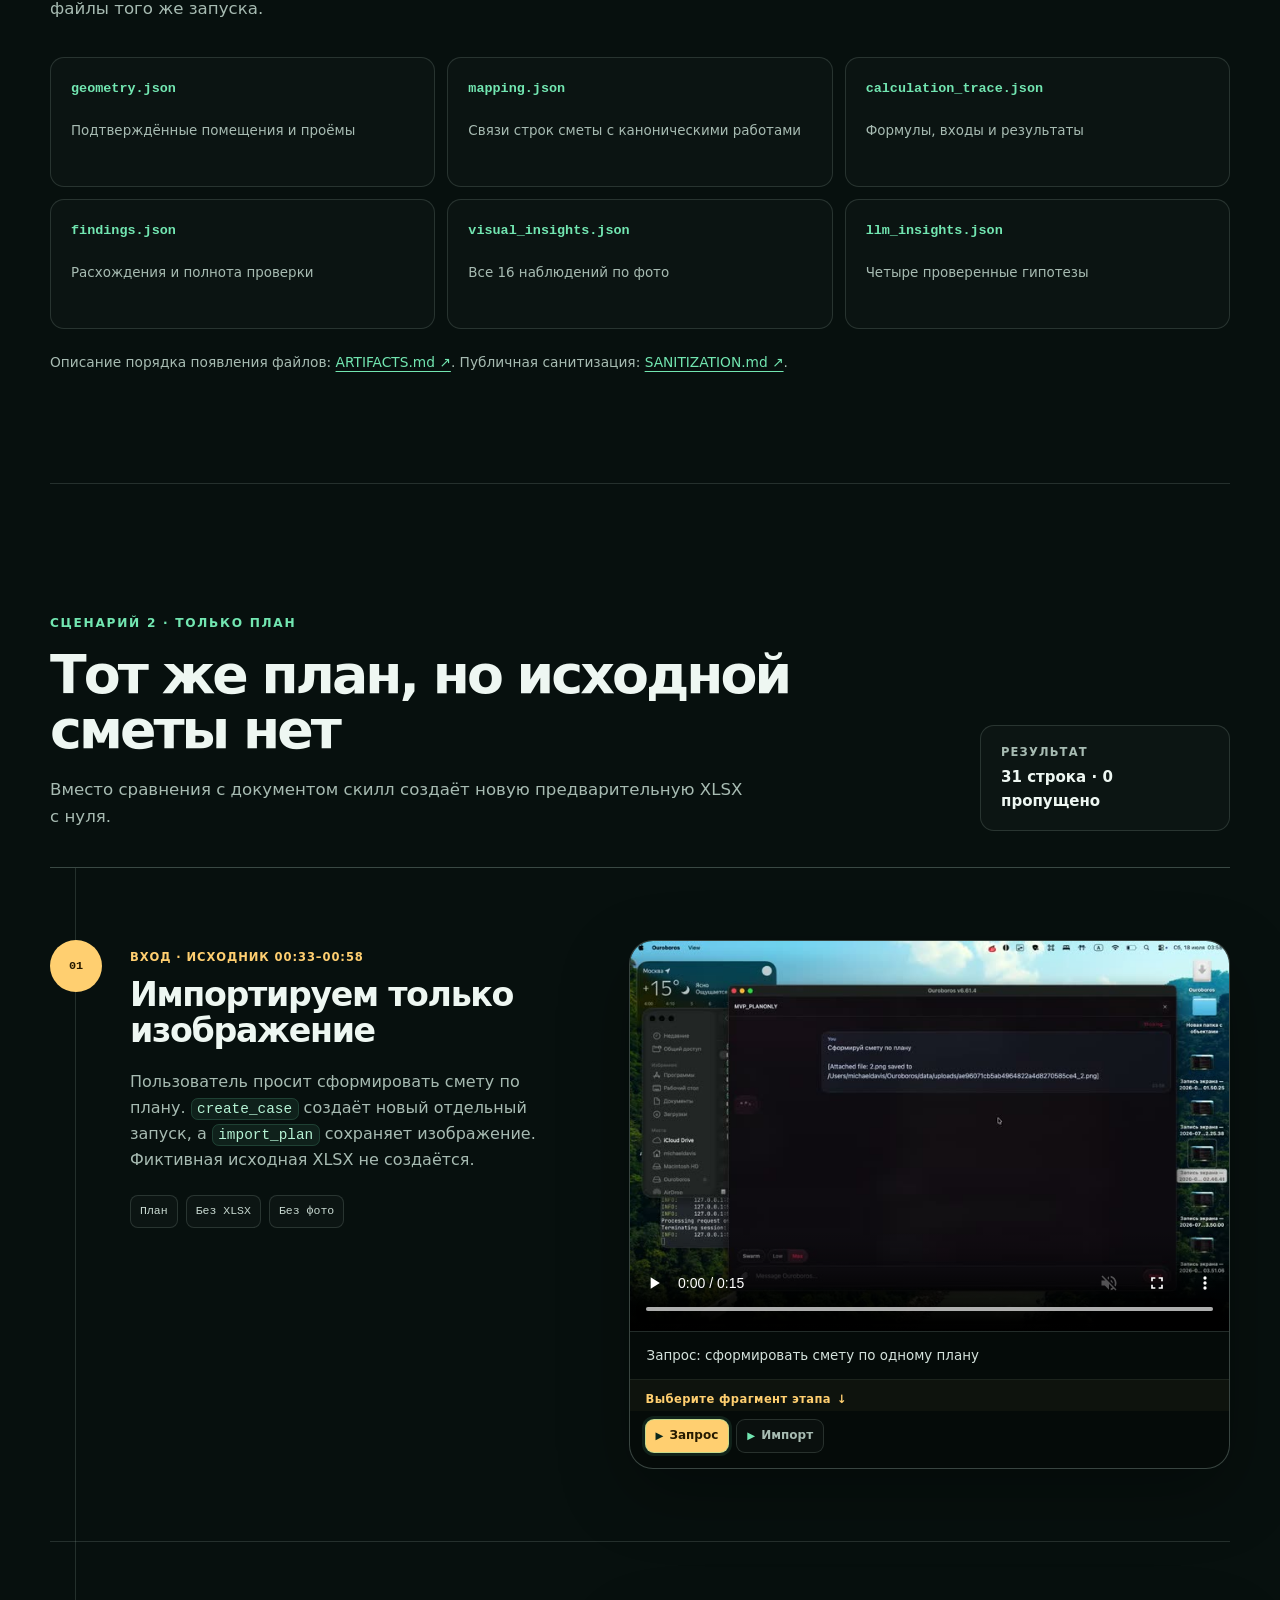
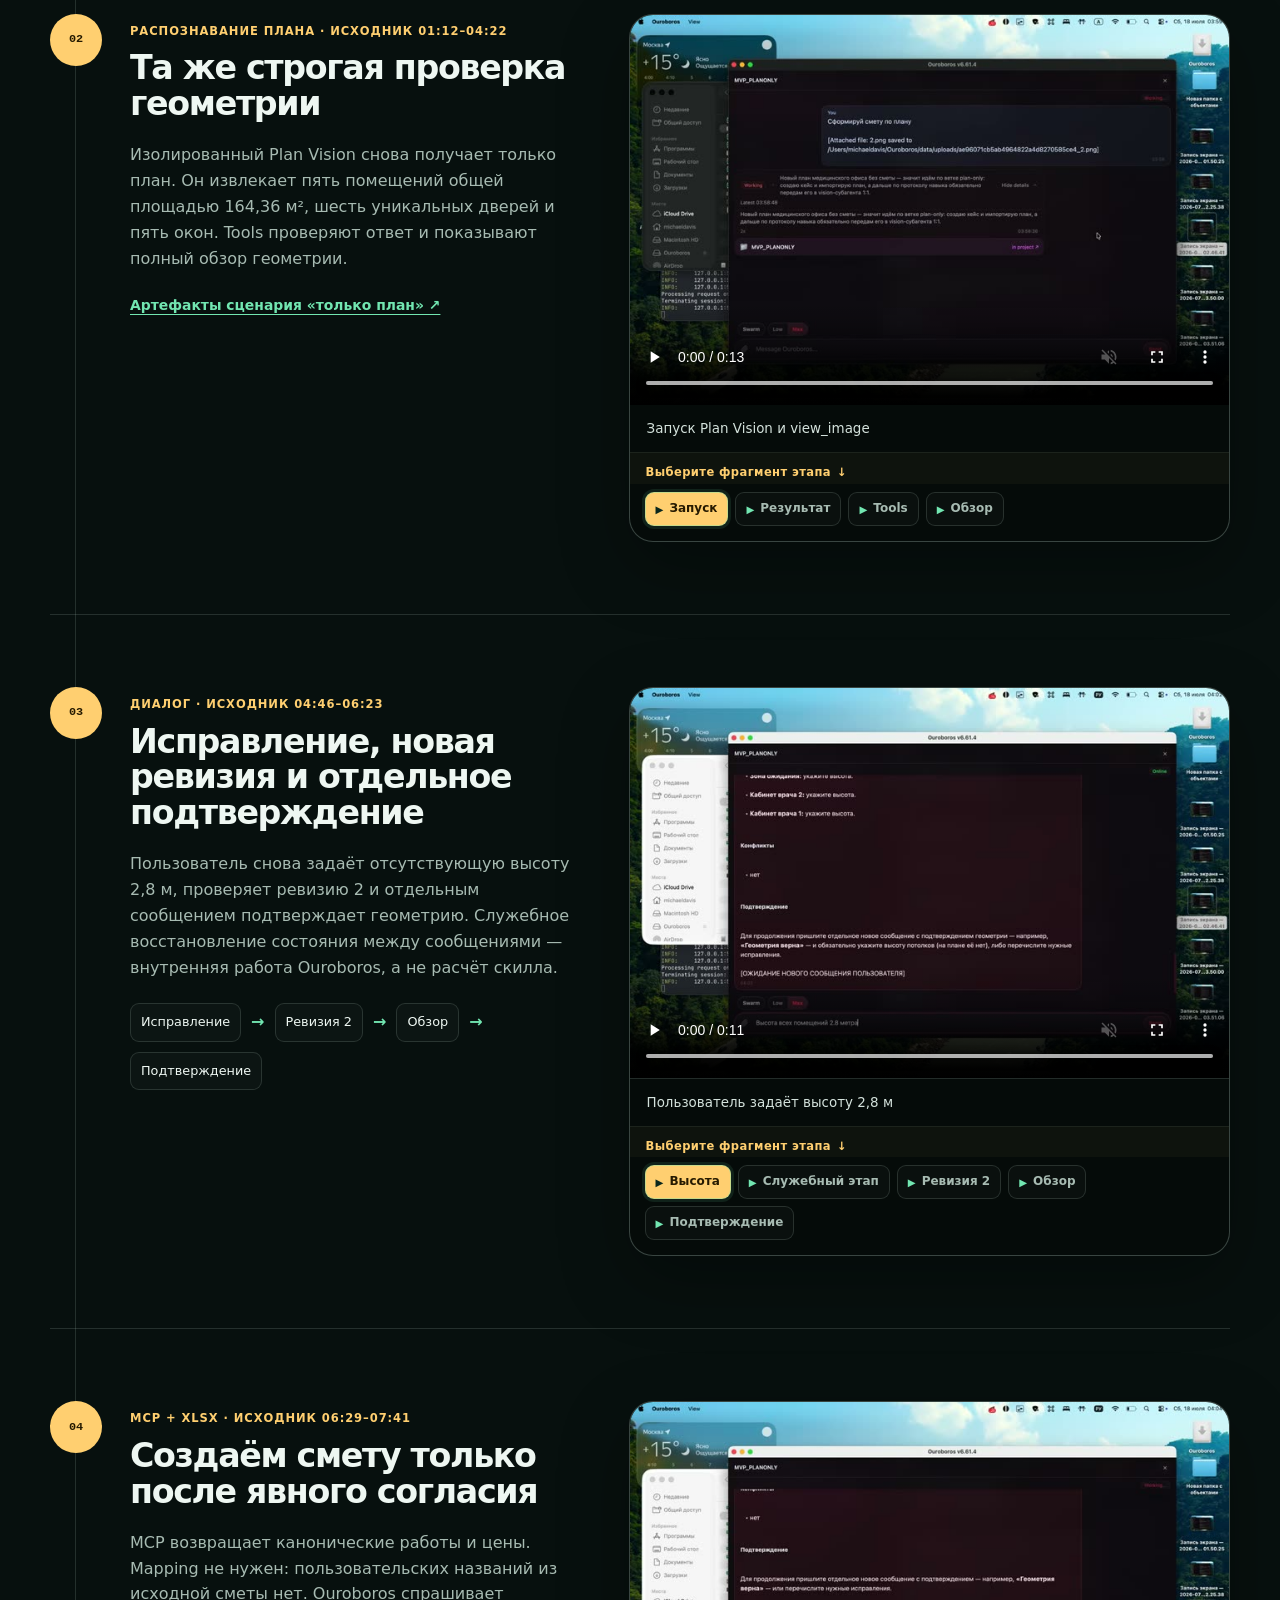
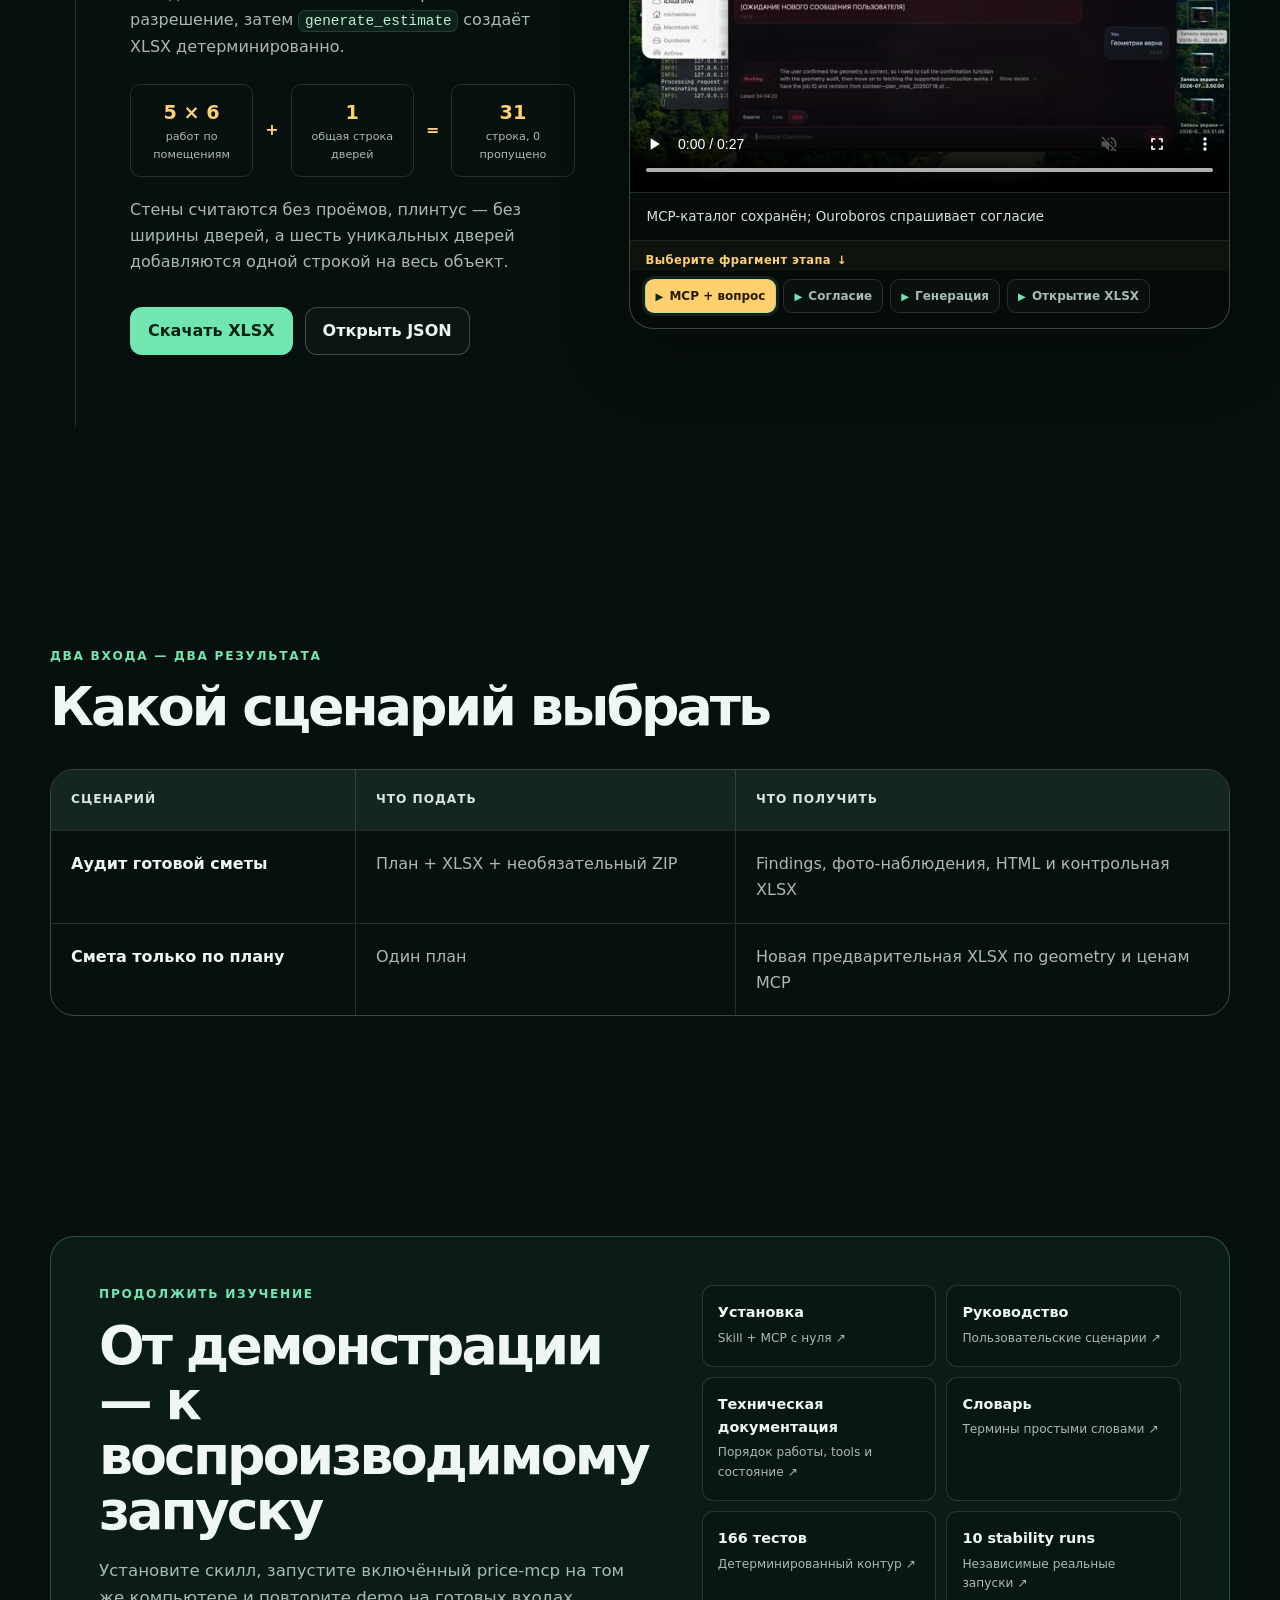
<file: demo/index.html>
<!doctype html>
<html lang="ru">
<head>
  <meta charset="utf-8">
  <meta name="viewport" content="width=device-width, initial-scale=1">
  <meta name="description" content="Пошаговая демонстрация Construction Audit MVP: от плана и сметы до проверяемого HTML-отчёта и контрольной XLSX.">
  <meta name="theme-color" content="#08110f">
  <meta property="og:title" content="Construction Audit MVP — реальная работа скилла">
  <meta property="og:description" content="Два реальных сценария Ouroboros с видео, tool-вызовами, субагентами, MCP и готовыми артефактами.">
  <meta property="og:type" content="website">
  <title>Construction Audit MVP — интерактивная демонстрация</title>
  <link rel="stylesheet" href="styles.css?v=2">
  <script src="app.js?v=3" defer></script>
  <script data-goatcounter="https://michaeldavis.goatcounter.com/count"
          async src="//gc.zgo.at/count.js"></script>
</head>
<body>
  <a class="skip-link" href="#content">Перейти к содержанию</a>
  <div class="reading-progress" aria-hidden="true"><span></span></div>

  <header class="site-header">
    <a class="brand" href="https://github.com/MichaelDavislol/construction_audit_mvp" aria-label="Construction Audit MVP — репозиторий на GitHub">
      <span class="brand-mark" aria-hidden="true">CA</span>
      <span>Construction Audit MVP</span>
    </a>
    <nav aria-label="Основная навигация">
      <a href="#how-it-works">Как устроено</a>
      <a href="#audit-flow">Аудит сметы</a>
      <a href="#plan-only-flow">Только план</a>
      <a class="nav-cta" href="https://github.com/MichaelDavislol/construction_audit_mvp">GitHub ↗</a>
    </nav>
  </header>

  <main id="content">
    <section class="hero section-shell" id="top">
      <div class="hero-copy">
        <p class="eyebrow">Реальные запуски · 17–18 июля 2026</p>
        <h1>Поэтапная проверка строительной сметы</h1>
        <p class="hero-lead">
          Пошаговый разбор реального запуска: действия пользователя, работа tools
          и субагентов, источник контрольных цен и проверяемые результаты каждого этапа.
        </p>
        <div class="hero-actions">
          <a class="button button-primary" href="#audit-flow">Смотреть полный аудит</a>
          <a class="button button-secondary" href="#plan-only-flow">Смета только по плану</a>
        </div>
        <p class="hero-note">
          Это предварительная автоматизированная проверка, а не заключение строительного эксперта.
        </p>
      </div>

      <aside class="hero-proof" aria-label="Результаты демонстрации">
        <div class="proof-topline">
          <span class="status-dot"></span>
          <span>Фактический сквозной запуск</span>
        </div>
        <dl class="proof-grid">
          <div><dt>35 / 35</dt><dd>строк проверено</dd></div>
          <div><dt>100%</dt><dd>полнота проверки объёма и цены</dd></div>
          <div><dt>6</dt><dd>предварительных расхождений</dd></div>
          <div><dt>31</dt><dd>строка контрольной XLSX</dd></div>
        </dl>
        <a class="text-link" href="../examples/medical-office/output/report.html">Открыть фактический HTML-отчёт →</a>
      </aside>
    </section>

    <section class="problem section-shell" aria-labelledby="problem-title">
      <div class="section-heading compact">
        <p class="eyebrow">Задача</p>
        <h2 id="problem-title">Почему одной LLM недостаточно</h2>
        <p>
          Языковая модель хорошо читает изображения и понимает названия работ, но арифметика,
          цены и происхождение каждого значения должны иметь отдельную проверяемую границу.
        </p>
      </div>
      <div class="principle-grid">
        <article>
          <span class="principle-number">01</span>
          <h3>Не подставлять отсутствующие размеры</h3>
          <p>Если на плане нет высоты, процесс останавливается и запрашивает значение у пользователя.</p>
        </article>
        <article>
          <span class="principle-number">02</span>
          <h3>Использовать только внешний каталог цен</h3>
          <p>Каталог поступает из отдельного MCP-сервера и сохраняется вместе с данными о происхождении.</p>
        </article>
        <article>
          <span class="principle-number">03</span>
          <h3>Проверять модельные результаты</h3>
          <p>JSON-ответы субагентов проходят проверку по схеме, а расчёты выполняются в Python.</p>
        </article>
      </div>
    </section>

    <section class="architecture section-shell" id="how-it-works" aria-labelledby="architecture-title">
      <div class="section-heading">
        <p class="eyebrow">Устройство системы</p>
        <h2 id="architecture-title">Четыре роли, одна контролируемая цепочка</h2>
        <p>Основная LLM распределяет задачи между изолированными компонентами.</p>
      </div>

      <div class="architecture-map" aria-label="Схема компонентов Construction Audit MVP">
        <article class="architecture-card orchestrator">
          <span class="architecture-kicker">Управление процессом</span>
          <h3>Основная LLM</h3>
          <p>Понимает запрос, ведёт диалог и выбирает следующий разрешённый этап.</p>
        </article>
        <div class="architecture-connector" aria-hidden="true"></div>
        <div class="architecture-branches">
          <article class="architecture-card">
            <span class="architecture-kicker">14 публичных функций</span>
            <h3>Python-tools</h3>
            <p>Импорт, контроль состояния, проверка данных, расчёты и запись артефактов.</p>
            <a href="https://github.com/MichaelDavislol/construction_audit_mvp/blob/main/docs/TECHNICAL.md#публичные-tools">Список tools ↗</a>
          </article>
          <article class="architecture-card">
            <span class="architecture-kicker">Изолированный контекст</span>
            <h3>Субагенты</h3>
            <p>Отдельные LLM-задачи зрения и смысла получают только минимальный пакет.</p>
            <a href="https://github.com/MichaelDavislol/construction_audit_mvp/blob/main/docs/TECHNICAL.md#внешние-возможности-среды-выполнения">Роли субагентов ↗</a>
          </article>
          <article class="architecture-card">
            <span class="architecture-kicker">Внешний источник</span>
            <h3>price-mcp</h3>
            <p>Возвращает семь работ и контрольные цены; LLM не формирует их самостоятельно.</p>
            <a href="https://github.com/MichaelDavislol/construction_audit_mvp/blob/main/docs/MCP_SETUP.md">Настройка MCP ↗</a>
          </article>
        </div>
      </div>

      <div class="interface-note">
        <div class="interface-note-icon" aria-hidden="true">i</div>
        <div>
          <h3>Что видно в интерфейсе Ouroboros</h3>
          <p>
            Запись показывает обычный диалог и часть внутреннего управления процессом: вызовы инструментов,
            технические ответы субагентов и служебные сводки. Это особенность текущего
            интерфейса Ouroboros; для демонстрации мы её не изменяли. Итогом считаются только
            проверенные обзоры, итоговые сводки и сохранённые файлы.
          </p>
        </div>
      </div>
    </section>

    <section class="inputs section-shell" aria-labelledby="inputs-title">
      <div class="section-heading compact">
        <p class="eyebrow">Демонстрационные данные</p>
        <h2 id="inputs-title">Один план, намеренно ошибочная смета и два разных состояния объекта</h2>
      </div>
      <div class="input-layout">
        <div class="input-media">
          <img src="../examples/medical-office/input/plan.png" alt="План медицинского офиса из пяти помещений" loading="lazy">
          <p class="media-label"><strong>План:</strong> медицинский офис из пяти помещений</p>
        </div>
        <div class="input-copy">
          <ul class="check-list">
            <li><strong>План:</strong> пять помещений, шесть уникальных дверей и пять окон.</li>
            <li><strong>Смета:</strong> 35 строк; ошибки добавлены намеренно для полной демонстрации.</li>
            <li><strong>Фото 1:</strong> уложенный ламинат с видимой щелью в стыке.</li>
            <li><strong>Фото 2:</strong> помещение до финишной отделки.</li>
          </ul>
          <div class="inline-links">
            <a href="https://github.com/MichaelDavislol/construction_audit_mvp/tree/main/examples/medical-office/input">Посмотреть все входы ↗</a>
            <a href="../examples/medical-office/input/estimate.xlsx">Скачать исходную XLSX</a>
          </div>
        </div>
      </div>
      <div class="photo-grid" aria-label="Фотографии объекта, использованные в демонстрации">
        <figure class="photo-card">
          <img src="../examples/medical-office/input/site-photos/photo_001.jpg" alt="Уложенный ламинат с видимой щелью в стыке" loading="lazy">
          <figcaption>
            <span>Фото 1</span>
            <strong>Ламинат с видимой щелью в стыке</strong>
            <p>Кадр показывает, как Photo Vision фиксирует наблюдаемый дефект без необоснованной привязки к помещению.</p>
          </figcaption>
        </figure>
        <figure class="photo-card">
          <img src="../examples/medical-office/input/site-photos/photo_002.jpg" alt="Помещение до финишной отделки" loading="lazy">
          <figcaption>
            <span>Фото 2</span>
            <strong>Помещение до финишной отделки</strong>
            <p>Другое состояние объекта проверяет, что наблюдения двух кадров обрабатываются раздельно и не смешиваются.</p>
          </figcaption>
        </figure>
      </div>
    </section>

    <section class="scenario section-shell" id="audit-flow" aria-labelledby="audit-title">
      <header class="scenario-header">
        <div>
          <p class="eyebrow">Сценарий 1 · полный аудит</p>
          <h2 id="audit-title">План + готовая смета + фотографии</h2>
        </div>
        <div class="scenario-result">
          <span>Результат</span>
          <strong>HTML-аудит + контрольная XLSX</strong>
        </div>
      </header>

      <div class="timeline">
        <article class="stage" id="audit-setup">
          <div class="stage-index">01</div>
          <div class="stage-grid">
            <div class="stage-copy">
              <p class="stage-kicker">Подготовка · исходник 00:07–01:03</p>
              <h3>Проверяем окружение и входные материалы</h3>
              <p>
                Скилл включён и прошёл проверку, MCP-tool доступен, а сервер запущен локально.
                Пользователь заранее показывает план, смету с намеренными ошибками и ZIP с фото.
              </p>
              <div class="tool-row"><span>Проверка скилла</span><span>Подключение MCP</span><span>Тестовые данные</span></div>
            </div>
            <div class="stage-player" data-player>
              <video controls muted playsinline preload="metadata" poster="media/1_00-07_00-10.jpg" aria-label="Подготовка окружения и входных данных">
                <source src="media/1_00-07_00-10.webm" type="video/webm">
              </video>
              <p class="clip-caption" aria-live="polite">Скилл подключён и прошёл проверку</p>
              <div class="clip-picker" aria-label="Фрагменты этапа подготовки">
                <button class="clip-button is-active" data-src="media/1_00-07_00-10.webm" data-poster="media/1_00-07_00-10.jpg" data-label="Скилл подключён и прошёл проверку">Скилл</button>
                <button class="clip-button" data-src="media/1_00-13_00-20.webm" data-poster="media/1_00-13_00-20.jpg" data-label="MCP-tool в интерфейсе и сервер в консоли">MCP</button>
                <button class="clip-button" data-src="media/1_00-25_00-35.webm" data-poster="media/1_00-25_00-35.jpg" data-label="Новый проект для демонстрации">Проект</button>
                <button class="clip-button" data-src="media/1_00-39_00-45.webm" data-poster="media/1_00-39_00-45.jpg" data-label="План медицинского офиса">План</button>
                <button class="clip-button" data-src="media/1_00-49_00-54.webm" data-poster="media/1_00-49_00-54.jpg" data-label="Исходная смета с намеренными ошибками">Смета</button>
                <button class="clip-button" data-src="media/1_00-55_01-03.webm" data-poster="media/1_00-55_01-03.jpg" data-label="Две фотографии и ZIP-архив">Фото</button>
              </div>
            </div>
          </div>
        </article>

        <article class="stage" id="audit-import">
          <div class="stage-index">02</div>
          <div class="stage-grid">
            <div class="stage-copy">
              <p class="stage-kicker">Запуск · исходник 01:19–01:45</p>
              <h3>Создаём отдельный запуск и импортируем 35 строк</h3>
              <p>
                <code>create_case</code> создаёт изолированное состояние проверки.
                <code>import_documents</code> принимает подготовленные план и XLSX, проверяет файлы,
                сохраняет копии и нормализует строки сметы.
              </p>
              <dl class="io-list">
                <div><dt>Вход</dt><dd>PNG-план + XLSX-смета</dd></div>
                <div><dt>Выход</dt><dd>Отдельный запуск + 35 структурированных строк</dd></div>
                <div><dt>Зачем</dt><dd>Зафиксировать безопасную расчётную основу</dd></div>
              </dl>
              <a class="detail-link" href="https://github.com/MichaelDavislol/construction_audit_mvp/blob/main/docs/TECHNICAL.md#состояние-и-файлы">Как хранится состояние запуска ↗</a>
            </div>
            <div class="stage-player" data-player>
              <video controls muted playsinline preload="metadata" poster="media/1_01-19_01-31.jpg" aria-label="Запуск аудита и импорт документов">
                <source src="media/1_01-19_01-31.webm" type="video/webm">
              </video>
              <p class="clip-caption" aria-live="polite">Пользователь прикрепляет план и смету</p>
              <div class="clip-picker">
                <button class="clip-button is-active" data-src="media/1_01-19_01-31.webm" data-poster="media/1_01-19_01-31.jpg" data-label="Пользователь прикрепляет план и смету">Запрос</button>
                <button class="clip-button" data-src="media/1_01-31_01-45.webm" data-poster="media/1_01-31_01-45.jpg" data-label="create_case и import_documents">Tools</button>
              </div>
            </div>
          </div>
        </article>

        <article class="stage" id="audit-vision">
          <div class="stage-index">03</div>
          <div class="stage-grid">
            <div class="stage-copy">
              <p class="stage-kicker">Plan Vision · исходник 01:59–04:18</p>
              <h3>Передаём субагенту только план</h3>
              <p>
                Plan Vision запускается с пустой памятью и получает лишь изображение и
                <code>plan_id</code>. Он не видит смету, цены и историю диалога, поэтому
                распознанная геометрия не зависит от данных Excel.
              </p>
              <dl class="io-list">
                <div><dt>Субагент</dt><dd>Plan Vision</dd></div>
                <div><dt>Находит</dt><dd>5 помещений, размеры, двери и окна</dd></div>
                <div><dt>Проверяет</dt><dd><code>save_geometry</code> по JSON-схеме</dd></div>
              </dl>
              <a class="detail-link" href="https://github.com/MichaelDavislol/construction_audit_mvp/blob/main/skill/vision.py">Проверка геометрии в коде ↗</a>
            </div>
            <div class="stage-player" data-player>
              <video controls muted playsinline preload="metadata" poster="media/1_01-59_02-05.jpg" aria-label="Plan Vision и проверка геометрии">
                <source src="media/1_01-59_02-05.webm" type="video/webm">
              </video>
              <p class="clip-caption" aria-live="polite">Запуск изолированного Plan Vision</p>
              <div class="clip-picker">
                <button class="clip-button is-active" data-src="media/1_01-59_02-05.webm" data-poster="media/1_01-59_02-05.jpg" data-label="Запуск изолированного Plan Vision">Запуск</button>
                <button class="clip-button" data-src="media/1_03-37_03-45.webm" data-poster="media/1_03-37_03-45.jpg" data-label="save_geometry проверяет ответ">Проверка</button>
                <button class="clip-button" data-src="media/1_04-04_04-18.webm" data-poster="media/1_04-04_04-18.jpg" data-label="Пользователь получает обзор геометрии">Обзор</button>
              </div>
            </div>
          </div>
        </article>

        <article class="stage" id="audit-geometry">
          <div class="stage-index">04</div>
          <div class="stage-grid">
            <div class="stage-copy">
              <p class="stage-kicker">Проверка пользователем · исходник 04:48–06:03</p>
              <h3>Система показывает недостающие данные и ожидает ответа</h3>
              <p>
                Обзор содержит размеры помещений и привязку дверей и окон. Общий проём
                имеет один <code>element_id</code> у смежных комнат и не задваивается в итоге.
                Высоты на плане нет — скилл не подставляет «типовое» значение.
              </p>
              <div class="dialogue">
                <p><span>Ouroboros</span> Высота помещений не найдена.</p>
                <p><span>Пользователь</span> Высота всех помещений — 2,8 метра.</p>
                <p><span>Ouroboros</span> Геометрия, ревизия 2. Проверьте ещё раз.</p>
                <p><span>Пользователь</span> Геометрия верна.</p>
              </div>
              <a class="detail-link" href="https://github.com/MichaelDavislol/construction_audit_mvp/blob/main/docs/USER_GUIDE.md#сценарий-план-и-готовая-смета">Правила подтверждения ↗</a>
            </div>
            <div class="stage-player" data-player>
              <video controls muted playsinline preload="metadata" poster="media/1_04-48_05-10.jpg" aria-label="Коррекция и подтверждение геометрии">
                <source src="media/1_04-48_05-10.webm" type="video/webm">
              </video>
              <p class="clip-caption" aria-live="polite">Недостающая высота и явное исправление</p>
              <div class="clip-picker">
                <button class="clip-button is-active" data-src="media/1_04-48_05-10.webm" data-poster="media/1_04-48_05-10.jpg" data-label="Недостающая высота и явное исправление">Исправление</button>
                <button class="clip-button" data-src="media/1_05-24_05-34.webm" data-poster="media/1_05-24_05-34.jpg" data-label="Новая ревизия геометрии 2">Ревизия 2</button>
                <button class="clip-button" data-src="media/1_05-50_06-03.webm" data-poster="media/1_05-50_06-03.jpg" data-label="Отдельное подтверждение пользователя">Подтверждение</button>
              </div>
            </div>
          </div>
        </article>

        <article class="stage" id="audit-mcp">
          <div class="stage-index">05</div>
          <div class="stage-grid">
            <div class="stage-copy">
              <p class="stage-kicker">Цены · исходник 06:03–06:19</p>
              <h3>Запрашиваем MCP только после подтверждения</h3>
              <p>
                <code>mcp_construction_prices__get_supported_works</code> возвращает семь
                работ, единицы и цены. <code>save_price_catalog</code> валидирует ответ и
                сохраняет его SHA-256. Если MCP недоступен, аудит останавливается.
              </p>
              <div class="tool-row"><span>7 работ</span><span>Внешние цены</span><span>Контролируемая остановка</span></div>
              <a class="detail-link" href="https://github.com/MichaelDavislol/construction_audit_mvp/tree/main/mcp/price-mcp">Исходники price-mcp ↗</a>
            </div>
            <div class="stage-player" data-player>
              <video controls muted playsinline preload="metadata" poster="media/1_06-03_06-19.jpg" aria-label="Запрос и сохранение каталога MCP">
                <source src="media/1_06-03_06-19.webm" type="video/webm">
              </video>
              <p class="clip-caption">MCP возвращает поддерживаемые работы и цены</p>
            </div>
          </div>
        </article>

        <article class="stage" id="audit-calculation">
          <div class="stage-index">06</div>
          <div class="stage-grid">
            <div class="stage-copy">
              <p class="stage-kicker">Сопоставление + Python · исходник 06:40–08:46</p>
              <h3>Смысловое сопоставление и детерминированный расчёт</h3>
              <p>
                Mapping-субагент связывает «Монтаж напольного покрытия» из сметы с
                «Устройством пола» из MCP. Затем <code>run_audit</code> считает площади,
                плинтус и уникальные проёмы, сравнивает объёмы, единичные цены и стоимость строк.
              </p>
              <div class="mapping-example" aria-label="Пример смыслового сопоставления">
                <span>Монтаж напольного покрытия</span><b>→</b><span>Устройство пола</span>
              </div>
              <p class="stage-callout">LLM не участвует в арифметике. Каждая формула сохраняется в трассировке расчётов.</p>
              <a class="detail-link" href="../examples/medical-office/output/calculation_trace.json">Открыть расчётную трассировку</a>
            </div>
            <div class="stage-player" data-player>
              <video controls muted playsinline preload="metadata" poster="media/1_06-40_06-48.jpg" aria-label="Mapping и детерминированный аудит">
                <source src="media/1_06-40_06-48.webm" type="video/webm">
              </video>
              <p class="clip-caption" aria-live="polite">Запуск Mapping-субагента</p>
              <div class="clip-picker">
                <button class="clip-button is-active" data-src="media/1_06-40_06-48.webm" data-poster="media/1_06-40_06-48.jpg" data-label="Запуск Mapping-субагента">Mapping</button>
                <button class="clip-button" data-src="media/1_07-50_07-58.webm" data-poster="media/1_07-50_07-58.jpg" data-label="Структурированный результат Mapping">Результат</button>
                <button class="clip-button" data-src="media/1_08-30_08-46.webm" data-poster="media/1_08-30_08-46.jpg" data-label="run_audit завершает расчёты">run_audit</button>
              </div>
            </div>
          </div>
        </article>

        <article class="stage" id="audit-photos">
          <div class="stage-index">07</div>
          <div class="stage-grid">
            <div class="stage-copy">
              <p class="stage-kicker">Фото · исходник 08:45–10:52</p>
              <h3>Один кадр — один изолированный Photo Vision</h3>
              <p>
                Ouroboros предлагает загрузить ZIP или написать «без фото». Для каждого
                кадра параллельно запускается отдельный субагент. Он получает одно фото,
                семь работ и номера строк — но не название помещения и не другие кадры.
              </p>
              <dl class="io-list">
                <div><dt>Зачем изоляция</dt><dd>Не смешивать фотографии</dd></div>
                <div><dt>Ограничение</dt><dd>Не привязывать кадр к помещению без подтверждающих данных</dd></div>
                <div><dt>Результат</dt><dd>16 предварительных наблюдений</dd></div>
              </dl>
              <a class="detail-link" href="https://github.com/MichaelDavislol/construction_audit_mvp/blob/main/skill/visual.py">Контракт Photo Vision ↗</a>
            </div>
            <div class="stage-player" data-player>
              <video controls muted playsinline preload="metadata" poster="media/1_08-45_09-12.jpg" aria-label="Загрузка и анализ фотографий">
                <source src="media/1_08-45_09-12.webm" type="video/webm">
              </video>
              <p class="clip-caption" aria-live="polite">Пользователь выбирает фотоанализ и загружает ZIP</p>
              <div class="clip-picker">
                <button class="clip-button is-active" data-src="media/1_08-45_09-12.webm" data-poster="media/1_08-45_09-12.jpg" data-label="Пользователь выбирает фотоанализ и загружает ZIP">Выбор</button>
                <button class="clip-button" data-src="media/1_09-30_09-40.webm" data-poster="media/1_09-30_09-40.jpg" data-label="Два Photo Vision запускаются параллельно">2 субагента</button>
                <button class="clip-button" data-src="media/1_10-19_10-52.webm" data-poster="media/1_10-19_10-52.jpg" data-label="Photo Vision возвращает наблюдения">Наблюдения</button>
              </div>
            </div>
          </div>
        </article>

        <article class="stage" id="audit-validation">
          <div class="stage-index">08</div>
          <div class="stage-grid">
            <div class="stage-copy">
              <p class="stage-kicker">Проверка результатов · исходник 12:50–22:15</p>
              <h3>Ответ, не прошедший проверку, не включается в отчёт</h3>
              <p>
                Результат второго фото не проходит проверку по схеме — повторяется только
                соответствующий субагент. Аналитический субагент затем получает уже проверенные
                факты и предлагает гипотезы, не меняя найденные расхождения и расчёты.
              </p>
              <p>
                Его первый ответ также отклоняется за внутренние термины и недоказанную
                привязку фото к комнате. Основная LLM не исправляет JSON вручную: повторный запуск получает
                точные причины ошибки.
              </p>
              <p class="stage-callout">В этом фрагменте особенно заметны служебные задачи Ouroboros, описанные выше.</p>
              <a class="detail-link" href="https://github.com/MichaelDavislol/construction_audit_mvp/blob/main/skill/insights.py">Валидация гипотез ↗</a>
            </div>
            <div class="stage-player" data-player>
              <video controls muted playsinline preload="metadata" poster="media/1_12-50_13-15.jpg" aria-label="Валидация и повторные запуски субагентов">
                <source src="media/1_12-50_13-15.webm" type="video/webm">
              </video>
              <p class="clip-caption" aria-live="polite">Ответ по photo_002 отклонён; повторяется только этот этап</p>
              <div class="clip-picker">
                <button class="clip-button is-active" data-src="media/1_12-50_13-15.webm" data-poster="media/1_12-50_13-15.jpg" data-label="Ответ по photo_002 отклонён; повторяется только этот этап">Повтор фото</button>
                <button class="clip-button" data-src="media/1_15-45_15-53.webm" data-poster="media/1_15-45_15-53.jpg" data-label="Запуск аналитического субагента">Analyst</button>
                <button class="clip-button" data-src="media/1_17-00_17-08.webm" data-poster="media/1_17-00_17-08.jpg" data-label="Первый ответ Analyst отклонён">Ошибка</button>
                <button class="clip-button" data-src="media/1_17-49_17-57.webm" data-poster="media/1_17-49_17-57.jpg" data-label="Повтор Analyst с точными причинами ошибки">Повтор</button>
                <button class="clip-button" data-src="media/1_22-08_22-15.webm" data-poster="media/1_22-08_22-15.jpg" data-label="finalize_audit успешно принимает результат">Принято</button>
              </div>
            </div>
          </div>
        </article>

        <article class="stage result-stage" id="audit-result">
          <div class="stage-index">09</div>
          <div class="stage-grid">
            <div class="stage-copy">
              <p class="stage-kicker">Результат · исходник 22:55–24:12</p>
              <h3>Полный аудит и независимая контрольная смета</h3>
              <div class="result-metrics">
                <div><strong>35 / 35</strong><span>строк проверено</span></div>
                <div><strong>6</strong><span>расхождений</span></div>
                <div><strong>16</strong><span>фото-наблюдений</span></div>
                <div><strong>4</strong><span>гипотезы Analyst</span></div>
              </div>
              <p>
                После отчёта Ouroboros отдельно предлагает контрольную XLSX. Она создаётся
                только по явной просьбе пользователя и содержит 31 строку.
              </p>
              <div class="artifact-links">
                <a class="button button-primary" href="../examples/medical-office/output/report.html">Открыть HTML-отчёт</a>
                <a class="button button-secondary" href="../examples/medical-office/output/generated_estimate.xlsx">Скачать контрольную XLSX</a>
                <a class="text-link" href="https://github.com/MichaelDavislol/construction_audit_mvp/tree/main/examples/medical-office/output">Все 18 артефактов ↗</a>
              </div>
            </div>
            <div class="stage-player" data-player>
              <video controls muted playsinline preload="metadata" poster="media/1_22-55_23-08.jpg" aria-label="Итог аудита и создание контрольной сметы">
                <source src="media/1_22-55_23-08.webm" type="video/webm">
              </video>
              <p class="clip-caption" aria-live="polite">Итоговая сводка аудита в Ouroboros</p>
              <div class="clip-picker">
                <button class="clip-button is-active" data-src="media/1_22-55_23-08.webm" data-poster="media/1_22-55_23-08.jpg" data-label="Итоговая сводка аудита в Ouroboros">Сводка</button>
                <button class="clip-button" data-src="media/1_23-50_24-12.webm" data-poster="media/1_23-50_24-12.jpg" data-label="Пользователь просит контрольную смету и открыть отчёт">XLSX + отчёт</button>
              </div>
            </div>
          </div>
        </article>
      </div>
    </section>

    <section class="evidence section-shell" aria-labelledby="evidence-title">
      <div class="section-heading compact">
        <p class="eyebrow">Проверяемые результаты</p>
        <h2 id="evidence-title">Каждый результат сохранён как проверяемый артефакт</h2>
        <p>Видео показывает интерфейс, а репозиторий содержит фактические выходные файлы того же запуска.</p>
      </div>
      <div class="evidence-grid">
        <a href="../examples/medical-office/output/geometry.json"><strong>geometry.json</strong><span>Подтверждённые помещения и проёмы</span></a>
        <a href="../examples/medical-office/output/mapping.json"><strong>mapping.json</strong><span>Связи строк сметы с каноническими работами</span></a>
        <a href="../examples/medical-office/output/calculation_trace.json"><strong>calculation_trace.json</strong><span>Формулы, входы и результаты</span></a>
        <a href="../examples/medical-office/output/findings.json"><strong>findings.json</strong><span>Расхождения и полнота проверки</span></a>
        <a href="../examples/medical-office/output/visual_insights.json"><strong>visual_insights.json</strong><span>Все 16 наблюдений по фото</span></a>
        <a href="../examples/medical-office/output/llm_insights.json"><strong>llm_insights.json</strong><span>Четыре проверенные гипотезы</span></a>
      </div>
      <p class="evidence-footnote">
        Описание порядка появления файлов: <a href="https://github.com/MichaelDavislol/construction_audit_mvp/blob/main/examples/medical-office/ARTIFACTS.md">ARTIFACTS.md ↗</a>.
        Публичная санитизация: <a href="https://github.com/MichaelDavislol/construction_audit_mvp/blob/main/examples/medical-office/SANITIZATION.md">SANITIZATION.md ↗</a>.
      </p>
    </section>

    <section class="scenario scenario-secondary section-shell" id="plan-only-flow" aria-labelledby="plan-only-title">
      <header class="scenario-header">
        <div>
          <p class="eyebrow">Сценарий 2 · только план</p>
          <h2 id="plan-only-title">Тот же план, но исходной сметы нет</h2>
          <p>Вместо сравнения с документом скилл создаёт новую предварительную XLSX с нуля.</p>
        </div>
        <div class="scenario-result">
          <span>Результат</span>
          <strong>31 строка · 0 пропущено</strong>
        </div>
      </header>

      <div class="timeline">
        <article class="stage" id="plan-start">
          <div class="stage-index">01</div>
          <div class="stage-grid">
            <div class="stage-copy">
              <p class="stage-kicker">Вход · исходник 00:33–00:58</p>
              <h3>Импортируем только изображение</h3>
              <p>
                Пользователь просит сформировать смету по плану. <code>create_case</code>
                создаёт новый отдельный запуск, а <code>import_plan</code> сохраняет изображение. Фиктивная
                исходная XLSX не создаётся.
              </p>
              <div class="tool-row"><span>План</span><span>Без XLSX</span><span>Без фото</span></div>
            </div>
            <div class="stage-player" data-player>
              <video controls muted playsinline preload="metadata" poster="media/2_00-33_00-45.jpg" aria-label="Начало сценария только с планом">
                <source src="media/2_00-33_00-45.webm" type="video/webm">
              </video>
              <p class="clip-caption" aria-live="polite">Запрос: сформировать смету по одному плану</p>
              <div class="clip-picker">
                <button class="clip-button is-active" data-src="media/2_00-33_00-45.webm" data-poster="media/2_00-33_00-45.jpg" data-label="Запрос: сформировать смету по одному плану">Запрос</button>
                <button class="clip-button" data-src="media/2_00-45_00-58.webm" data-poster="media/2_00-45_00-58.jpg" data-label="create_case и import_plan">Импорт</button>
              </div>
            </div>
          </div>
        </article>

        <article class="stage" id="plan-vision">
          <div class="stage-index">02</div>
          <div class="stage-grid">
            <div class="stage-copy">
              <p class="stage-kicker">Распознавание плана · исходник 01:12–04:22</p>
              <h3>Та же строгая проверка геометрии</h3>
              <p>
                Изолированный Plan Vision снова получает только план. Он извлекает пять
                помещений общей площадью 164,36 м², шесть уникальных дверей и пять окон.
                Tools проверяют ответ и показывают полный обзор геометрии.
              </p>
              <a class="detail-link" href="https://github.com/MichaelDavislol/construction_audit_mvp/tree/main/examples/plan-only-review/output">Артефакты сценария «только план» ↗</a>
            </div>
            <div class="stage-player" data-player>
              <video controls muted playsinline preload="metadata" poster="media/2_01-12_01-23.jpg" aria-label="Plan Vision в сценарии только с планом">
                <source src="media/2_01-12_01-23.webm" type="video/webm">
              </video>
              <p class="clip-caption" aria-live="polite">Запуск Plan Vision и view_image</p>
              <div class="clip-picker">
                <button class="clip-button is-active" data-src="media/2_01-12_01-23.webm" data-poster="media/2_01-12_01-23.jpg" data-label="Запуск Plan Vision и view_image">Запуск</button>
                <button class="clip-button" data-src="media/2_02-40_02-49.webm" data-poster="media/2_02-40_02-49.jpg" data-label="Plan Vision завершает распознавание">Результат</button>
                <button class="clip-button" data-src="media/2_03-30_03-47.webm" data-poster="media/2_03-30_03-47.jpg" data-label="save_geometry и render_geometry_review">Tools</button>
                <button class="clip-button" data-src="media/2_04-16_04-22.webm" data-poster="media/2_04-16_04-22.jpg" data-label="Пользователь получает обзор геометрии">Обзор</button>
              </div>
            </div>
          </div>
        </article>

        <article class="stage" id="plan-review">
          <div class="stage-index">03</div>
          <div class="stage-grid">
            <div class="stage-copy">
              <p class="stage-kicker">Диалог · исходник 04:46–06:23</p>
              <h3>Исправление, новая ревизия и отдельное подтверждение</h3>
              <p>
                Пользователь снова задаёт отсутствующую высоту 2,8 м, проверяет ревизию 2
                и отдельным сообщением подтверждает геометрию. Служебное восстановление состояния между
                сообщениями — внутренняя работа Ouroboros, а не расчёт скилла.
              </p>
              <div class="flow-mini" aria-label="Порядок проверки геометрии">
                <span>Исправление</span><b>→</b><span>Ревизия 2</span><b>→</b><span>Обзор</span><b>→</b><span>Подтверждение</span>
              </div>
            </div>
            <div class="stage-player" data-player>
              <video controls muted playsinline preload="metadata" poster="media/2_04-46_04-55.jpg" aria-label="Исправление и подтверждение геометрии в сценарии только с планом">
                <source src="media/2_04-46_04-55.webm" type="video/webm">
              </video>
              <p class="clip-caption" aria-live="polite">Пользователь задаёт высоту 2,8 м</p>
              <div class="clip-picker">
                <button class="clip-button is-active" data-src="media/2_04-46_04-55.webm" data-poster="media/2_04-46_04-55.jpg" data-label="Пользователь задаёт высоту 2,8 м">Высота</button>
                <button class="clip-button" data-src="media/2_05-02_05-32.webm" data-poster="media/2_05-02_05-32.jpg" data-label="Служебное восстановление состояния Ouroboros">Служебный этап</button>
                <button class="clip-button" data-src="media/2_05-32_05-48.webm" data-poster="media/2_05-32_05-48.jpg" data-label="confirm_geometry создаёт ревизию 2">Ревизия 2</button>
                <button class="clip-button" data-src="media/2_05-58_06-03.webm" data-poster="media/2_05-58_06-03.jpg" data-label="Обновлённый обзор геометрии">Обзор</button>
                <button class="clip-button" data-src="media/2_06-17_06-23.webm" data-poster="media/2_06-17_06-23.jpg" data-label="Пользователь подтверждает геометрию">Подтверждение</button>
              </div>
            </div>
          </div>
        </article>

        <article class="stage result-stage" id="plan-generate">
          <div class="stage-index">04</div>
          <div class="stage-grid">
            <div class="stage-copy">
              <p class="stage-kicker">MCP + XLSX · исходник 06:29–07:41</p>
              <h3>Создаём смету только после явного согласия</h3>
              <p>
                MCP возвращает канонические работы и цены. Mapping не нужен: пользовательских
                названий из исходной сметы нет. Ouroboros спрашивает разрешение, затем
                <code>generate_estimate</code> создаёт XLSX детерминированно.
              </p>
              <div class="estimate-math">
                <div><strong>5 × 6</strong><span>работ по помещениям</span></div>
                <b>+</b>
                <div><strong>1</strong><span>общая строка дверей</span></div>
                <b>=</b>
                <div><strong>31</strong><span>строка, 0 пропущено</span></div>
              </div>
              <p>
                Стены считаются без проёмов, плинтус — без ширины дверей, а шесть уникальных
                дверей добавляются одной строкой на весь объект.
              </p>
              <div class="artifact-links">
                <a class="button button-primary" href="../examples/plan-only-review/output/generated_estimate.xlsx">Скачать XLSX</a>
                <a class="button button-secondary" href="../examples/plan-only-review/output/generated_estimate.json">Открыть JSON</a>
              </div>
            </div>
            <div class="stage-player" data-player>
              <video controls muted playsinline preload="metadata" poster="media/2_06-29_06-51.jpg" aria-label="Получение MCP-каталога и генерация XLSX">
                <source src="media/2_06-29_06-51.webm" type="video/webm">
              </video>
              <p class="clip-caption" aria-live="polite">MCP-каталог сохранён; Ouroboros спрашивает согласие</p>
              <div class="clip-picker">
                <button class="clip-button is-active" data-src="media/2_06-29_06-51.webm" data-poster="media/2_06-29_06-51.jpg" data-label="MCP-каталог сохранён; Ouroboros спрашивает согласие">MCP + вопрос</button>
                <button class="clip-button" data-src="media/2_07-03_07-10.webm" data-poster="media/2_07-03_07-10.jpg" data-label="Пользователь разрешает сформировать смету">Согласие</button>
                <button class="clip-button" data-src="media/2_07-14_07-24.webm" data-poster="media/2_07-14_07-24.jpg" data-label="generate_estimate создаёт 31 строку">Генерация</button>
                <button class="clip-button" data-src="media/2_07-29_07-41.webm" data-poster="media/2_07-29_07-41.jpg" data-label="Пользователь открывает готовую XLSX">Открытие XLSX</button>
              </div>
            </div>
          </div>
        </article>
      </div>
    </section>

    <section class="comparison section-shell" aria-labelledby="comparison-title">
      <div class="section-heading compact">
        <p class="eyebrow">Два входа — два результата</p>
        <h2 id="comparison-title">Какой сценарий выбрать</h2>
      </div>
      <div class="comparison-table" role="table" aria-label="Сравнение сценариев">
        <div class="comparison-row comparison-head" role="row">
          <div role="columnheader">Сценарий</div><div role="columnheader">Что подать</div><div role="columnheader">Что получить</div>
        </div>
        <div class="comparison-row" role="row">
          <div role="cell"><strong>Аудит готовой сметы</strong></div>
          <div role="cell">План + XLSX + необязательный ZIP</div>
          <div role="cell">Findings, фото-наблюдения, HTML и контрольная XLSX</div>
        </div>
        <div class="comparison-row" role="row">
          <div role="cell"><strong>Смета только по плану</strong></div>
          <div role="cell">Один план</div>
          <div role="cell">Новая предварительная XLSX по geometry и ценам MCP</div>
        </div>
      </div>
    </section>

    <section class="next section-shell" aria-labelledby="next-title">
      <div class="next-panel">
        <div>
          <p class="eyebrow">Продолжить изучение</p>
          <h2 id="next-title">От демонстрации — к воспроизводимому запуску</h2>
          <p>Установите скилл, запустите включённый price-mcp на том же компьютере и повторите demo на готовых входах.</p>
        </div>
        <div class="next-links">
          <a href="https://github.com/MichaelDavislol/construction_audit_mvp/blob/main/INSTALL.md"><strong>Установка</strong><span>Skill + MCP с нуля ↗</span></a>
          <a href="https://github.com/MichaelDavislol/construction_audit_mvp/blob/main/docs/USER_GUIDE.md"><strong>Руководство</strong><span>Пользовательские сценарии ↗</span></a>
          <a href="https://github.com/MichaelDavislol/construction_audit_mvp/blob/main/docs/TECHNICAL.md"><strong>Техническая документация</strong><span>Порядок работы, tools и состояние ↗</span></a>
          <a href="https://github.com/MichaelDavislol/construction_audit_mvp/blob/main/docs/GLOSSARY.md"><strong>Словарь</strong><span>Термины простыми словами ↗</span></a>
          <a href="https://github.com/MichaelDavislol/construction_audit_mvp/tree/main/tests"><strong>166 тестов</strong><span>Детерминированный контур ↗</span></a>
          <a href="https://github.com/MichaelDavislol/construction_audit_mvp/tree/main/examples/stability-evidence"><strong>10 stability runs</strong><span>Независимые реальные запуски ↗</span></a>
        </div>
      </div>
    </section>
  </main>

  <footer class="site-footer section-shell">
    <p>
      Construction Audit MVP · MIT License · Предварительный результат требует проверки специалистом.<br>
      Сайт использует GoatCounter для агрегированной статистики посещений без cookies.
      <a href="https://www.goatcounter.com/help/privacy">О конфиденциальности ↗</a>
    </p>
    <div>
      <a href="https://github.com/MichaelDavislol/construction_audit_mvp#readme">README</a>
      <a href="https://github.com/MichaelDavislol/construction_audit_mvp">GitHub</a>
      <a href="#top">Наверх ↑</a>
    </div>
  </footer>
</body>
</html>
</file>
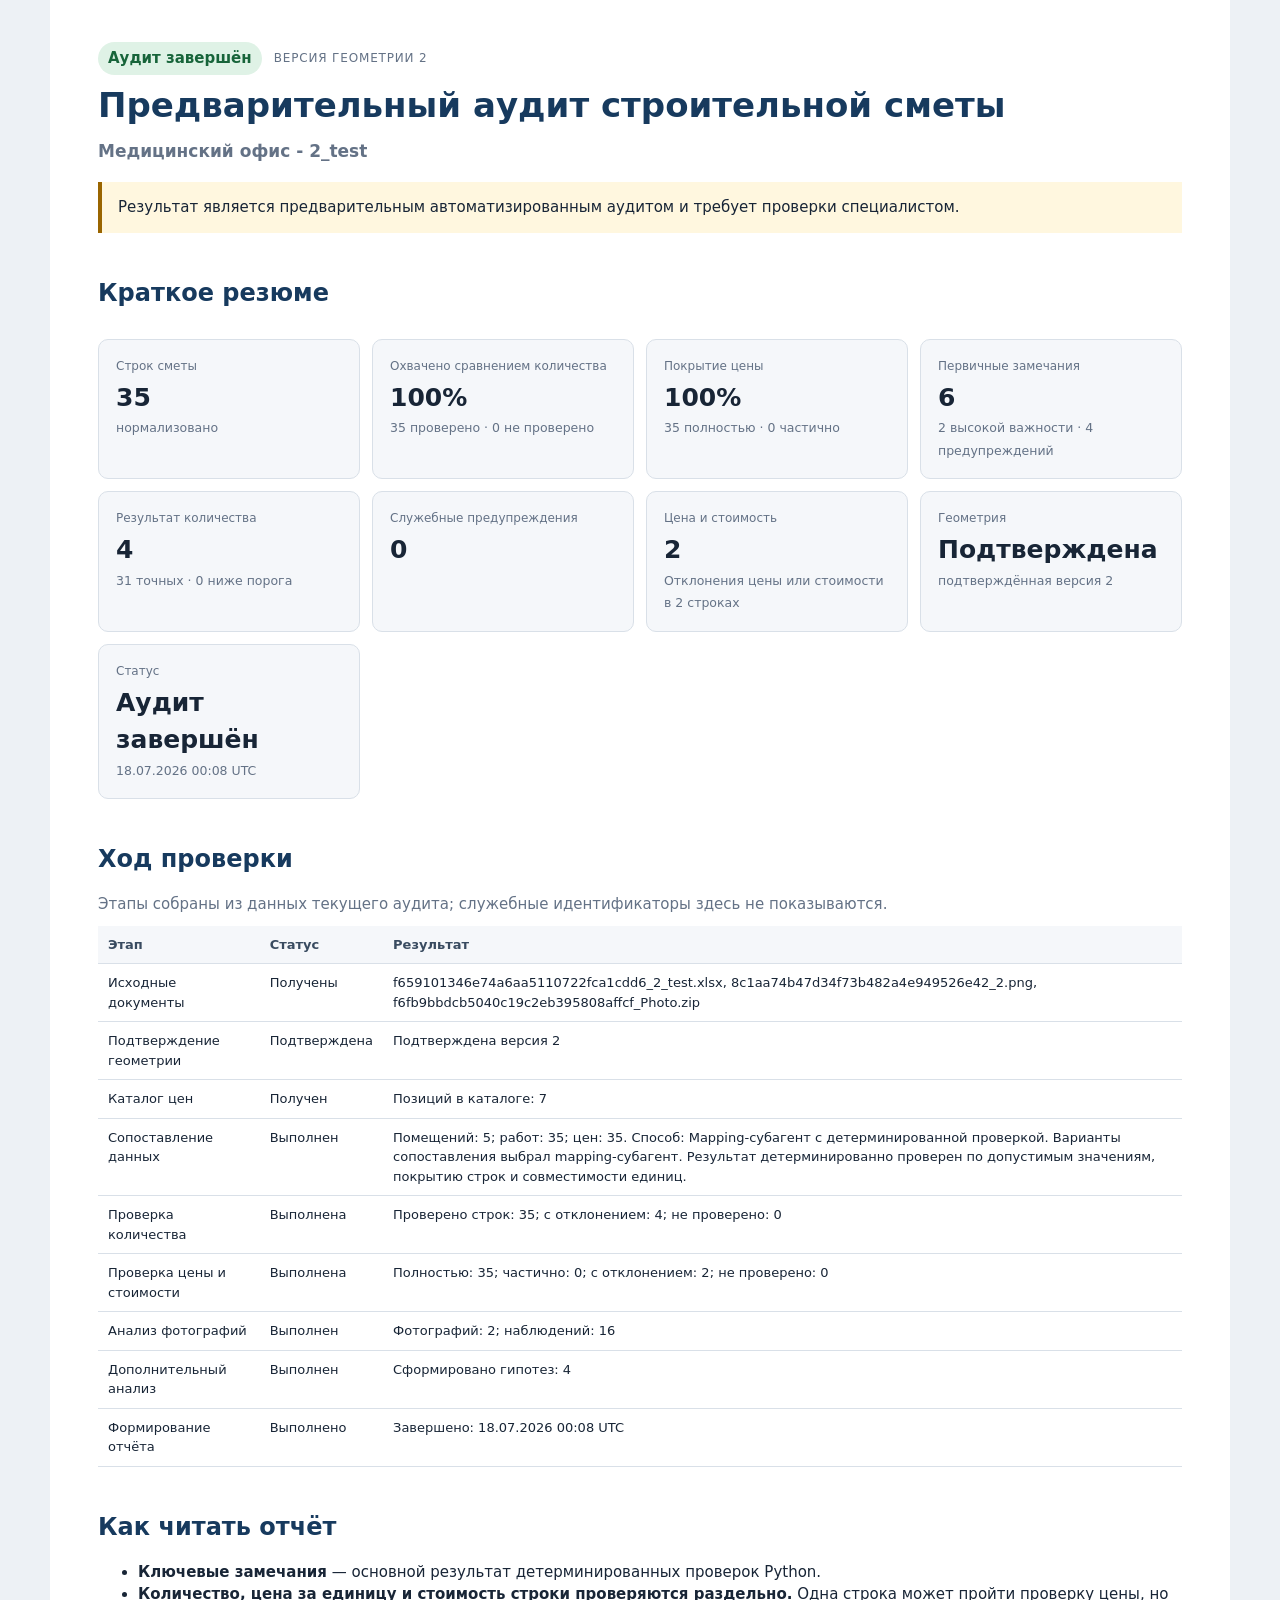
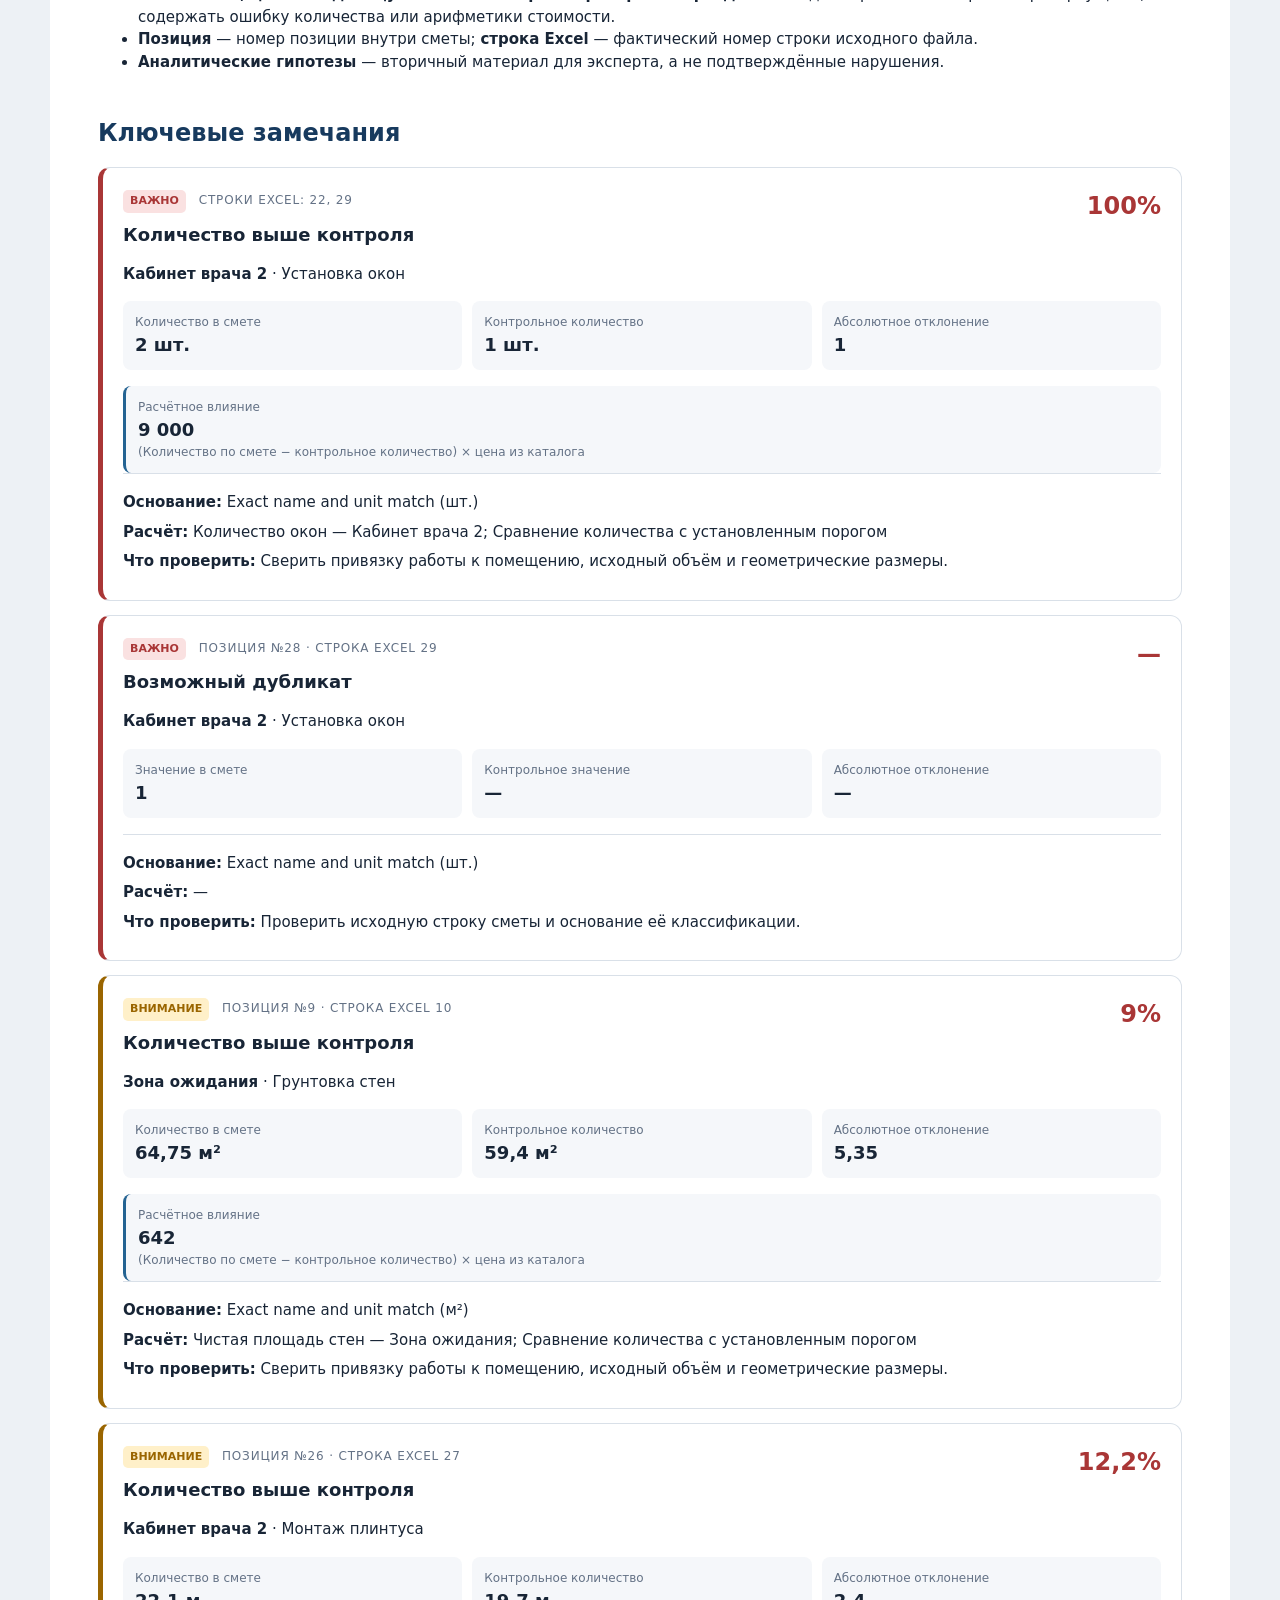
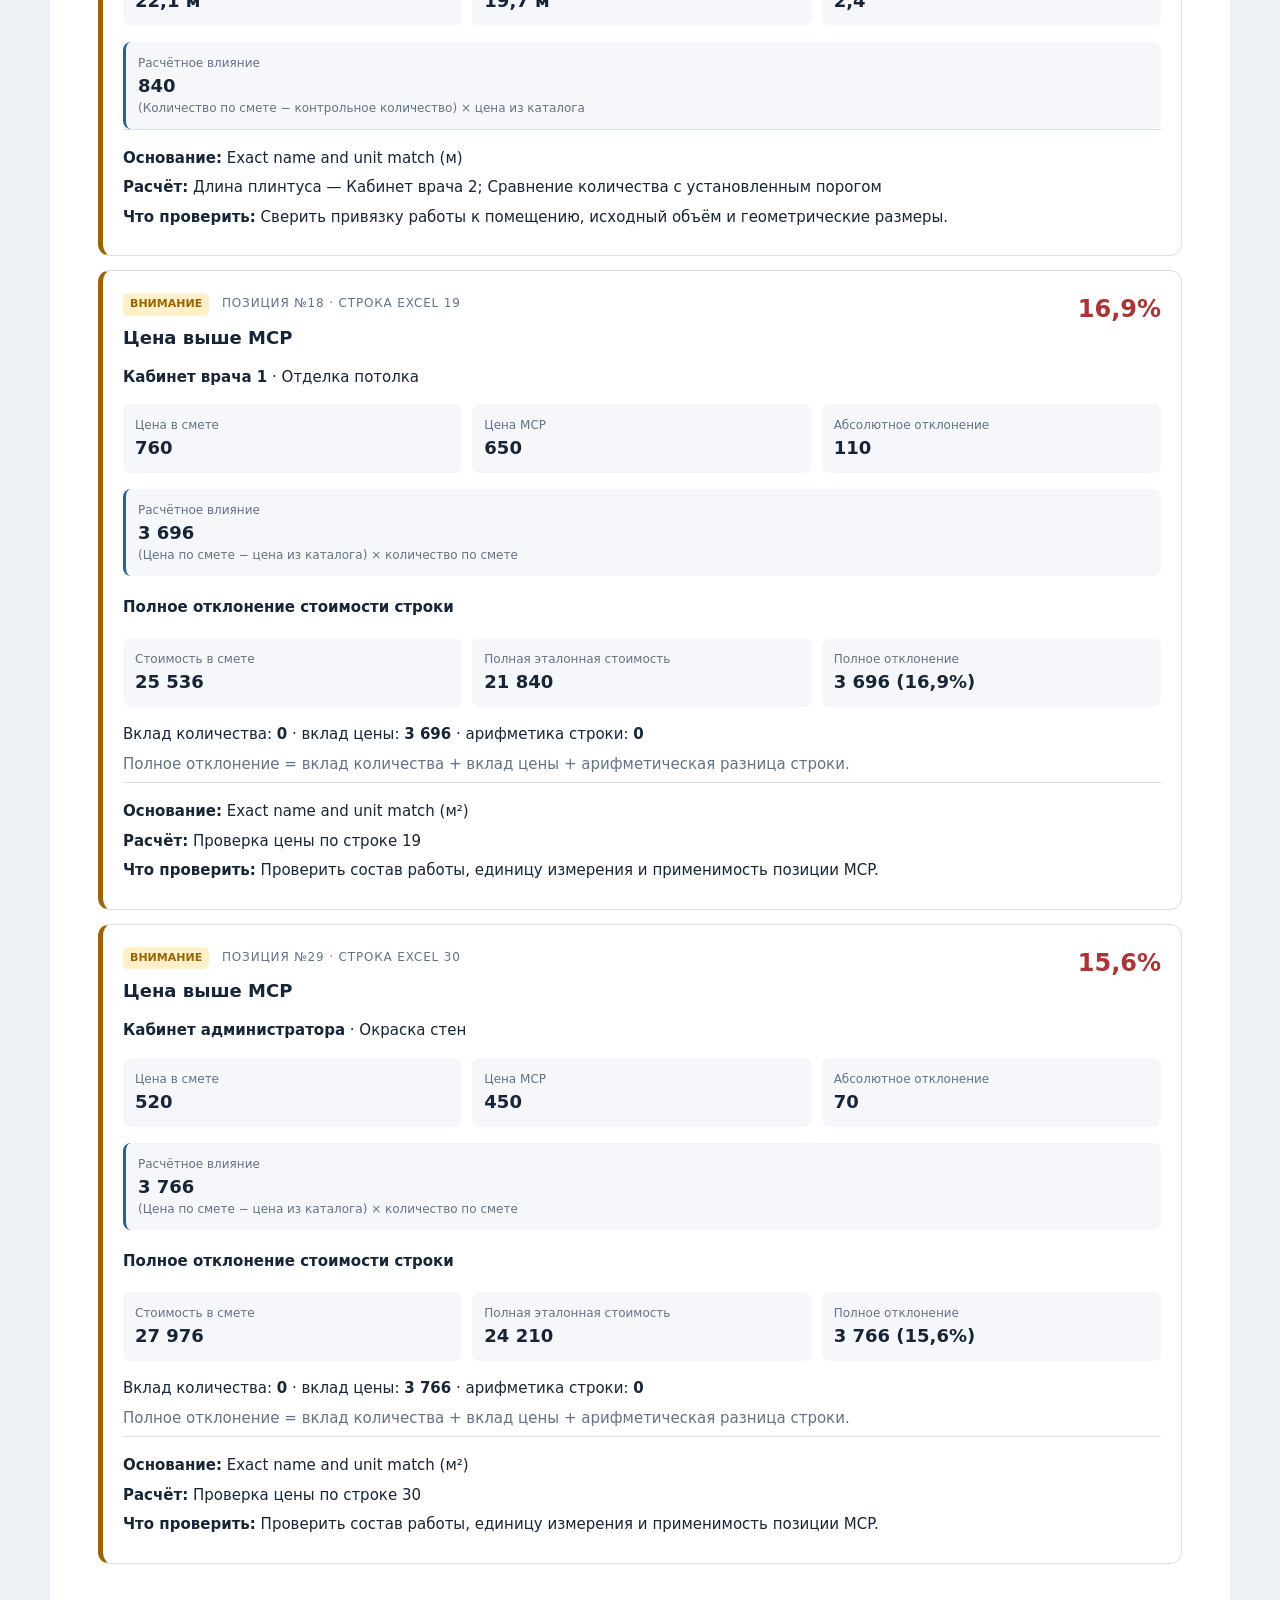
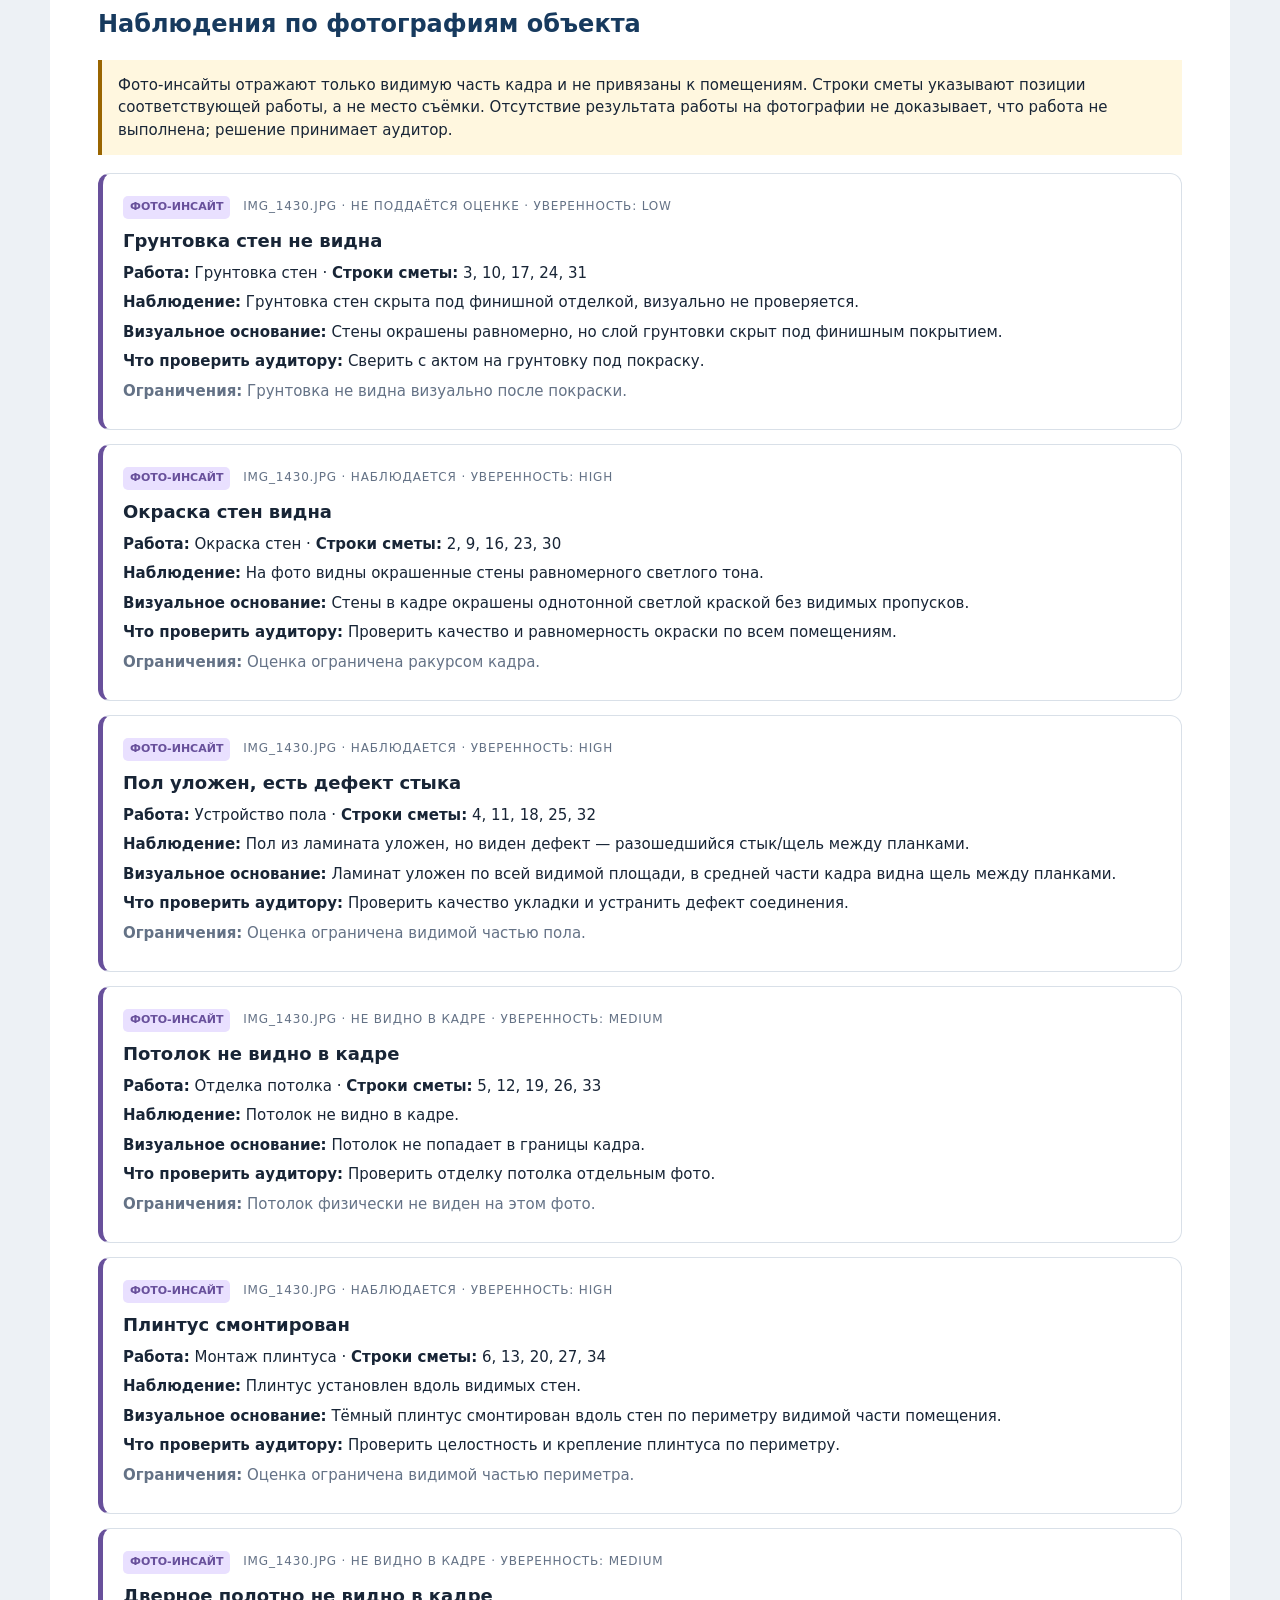
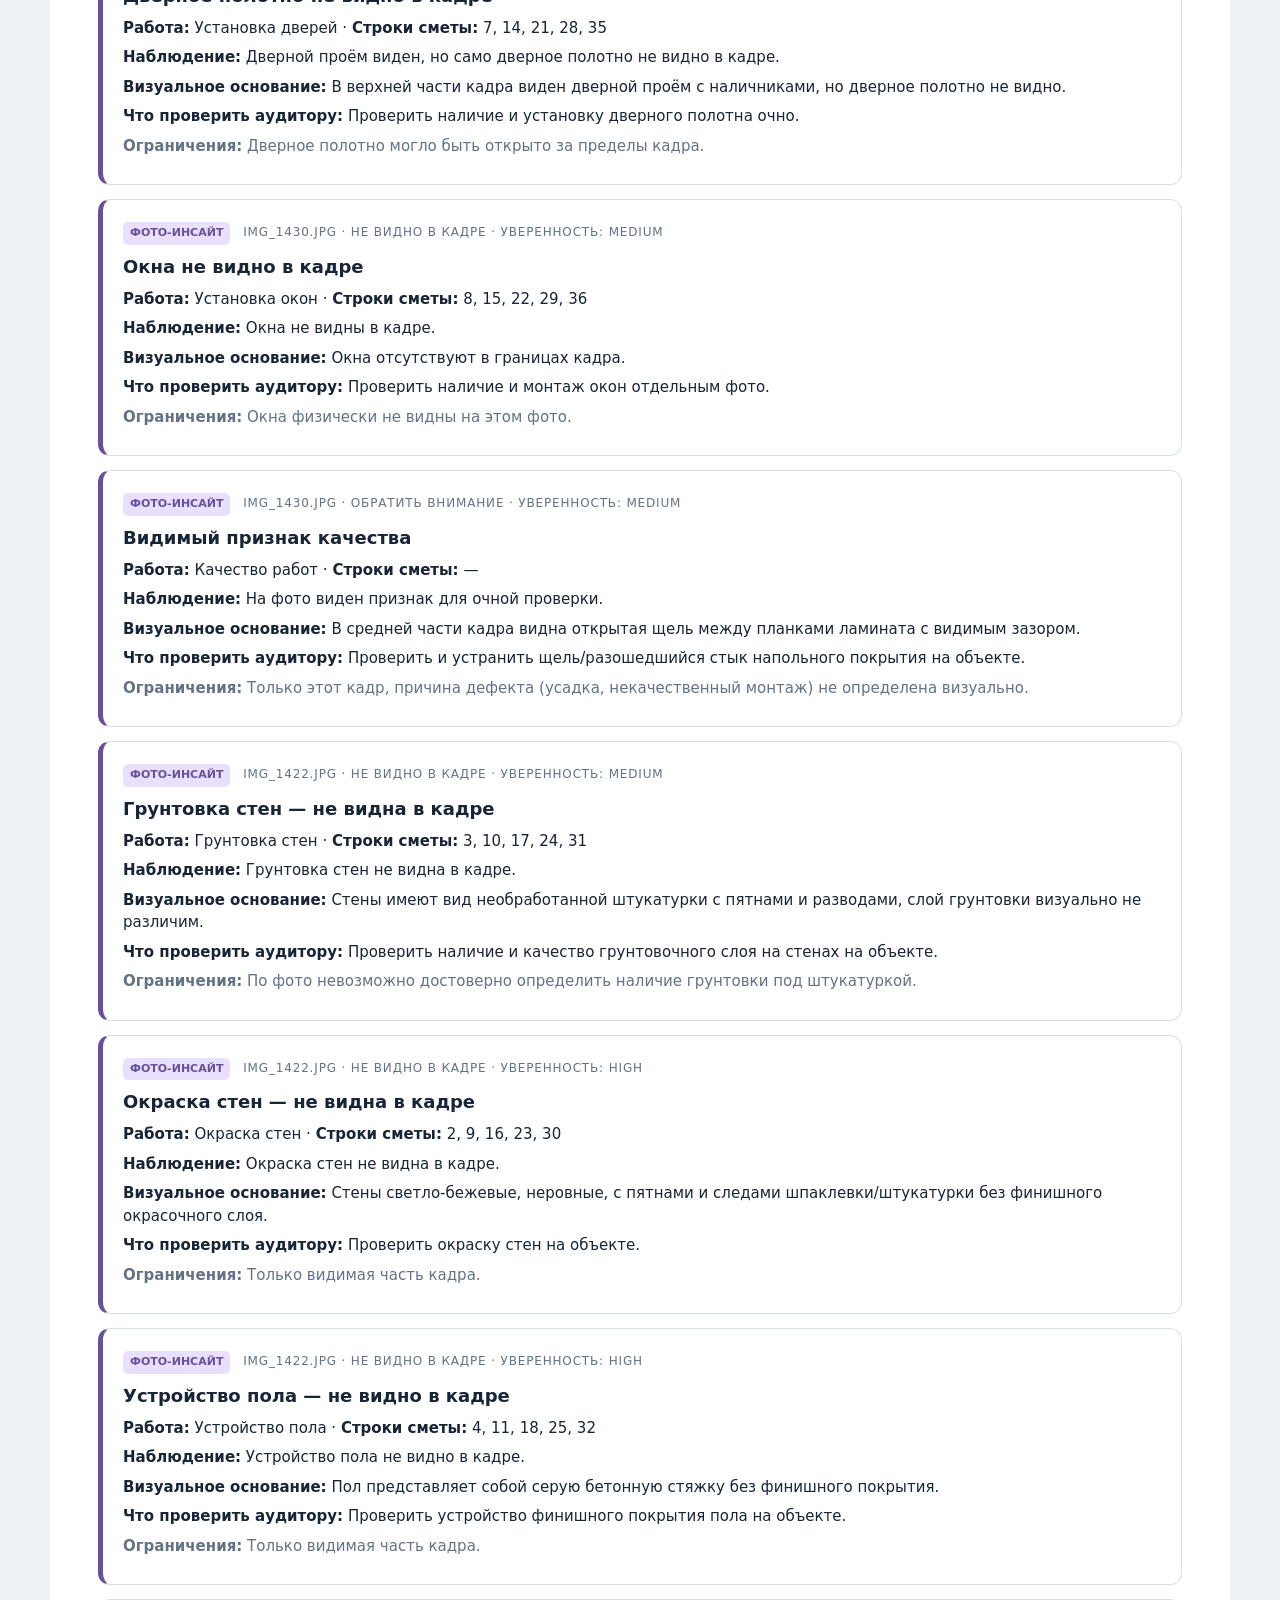
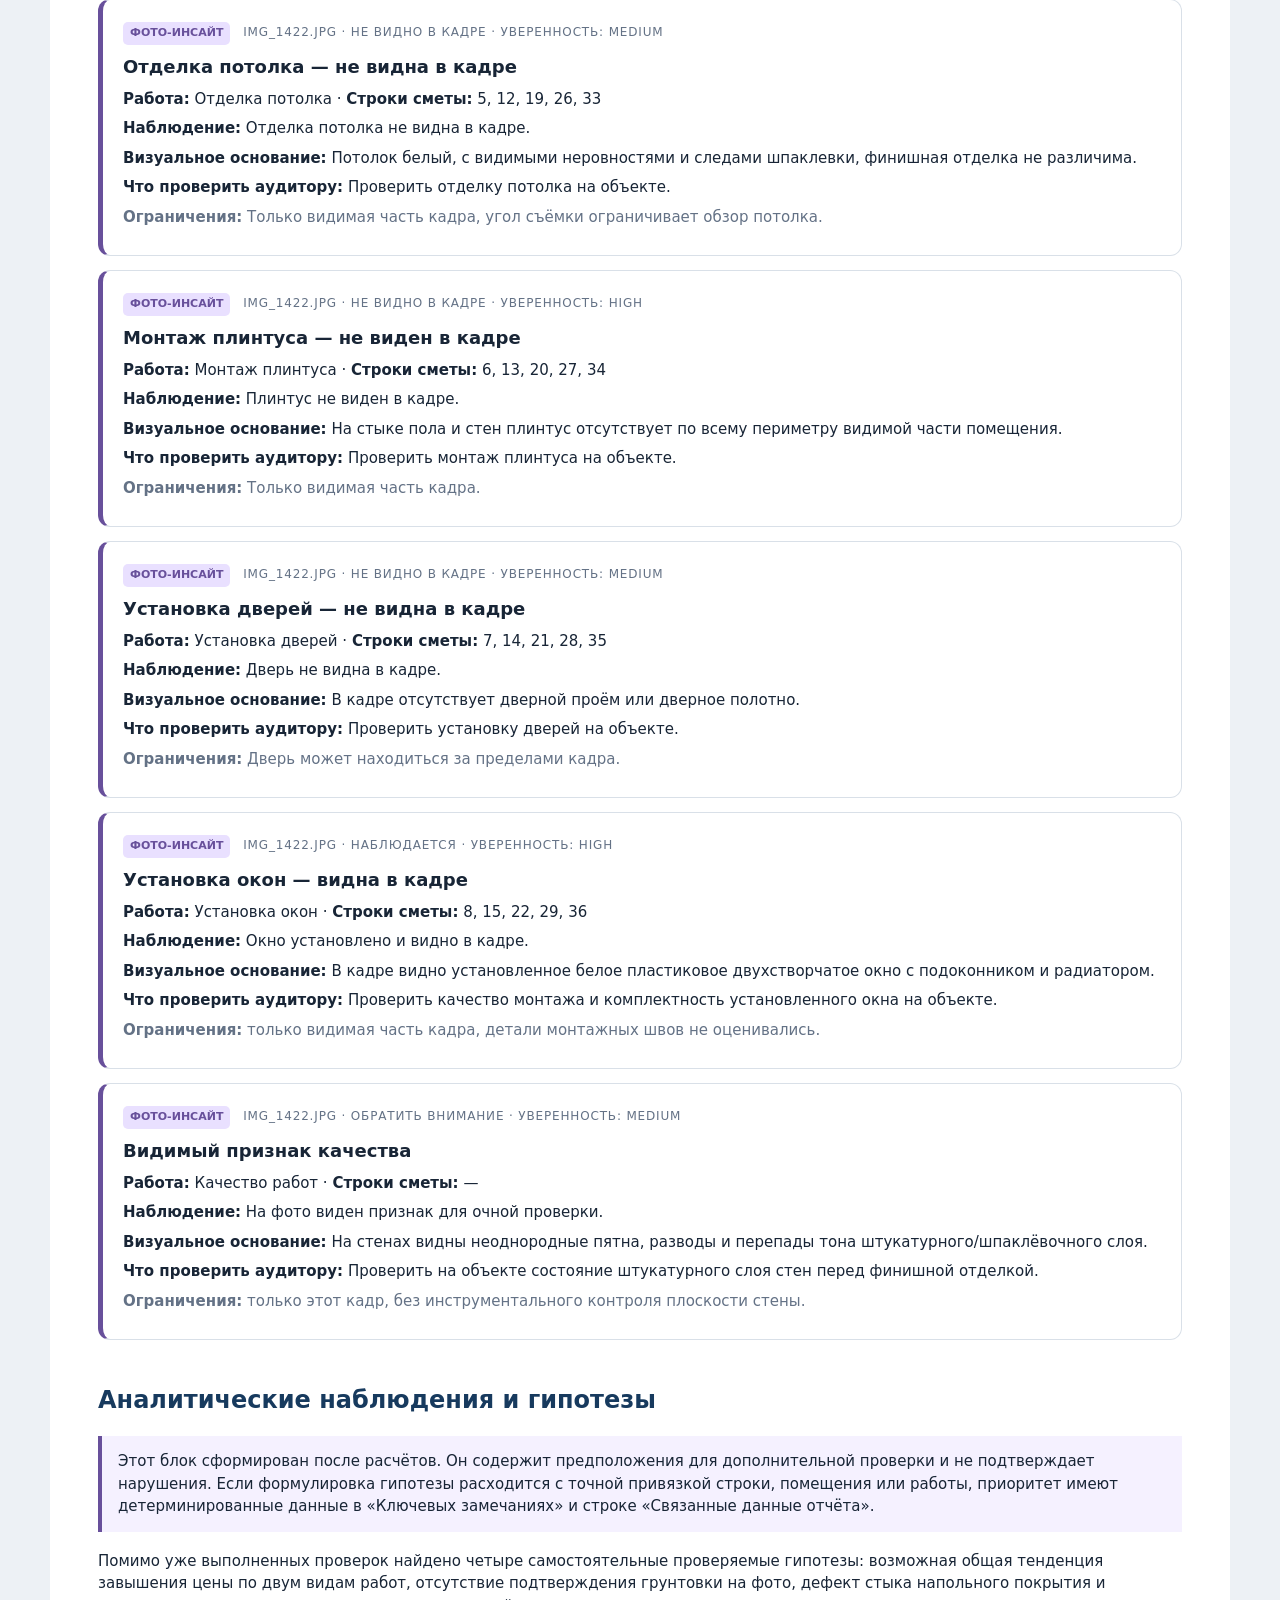
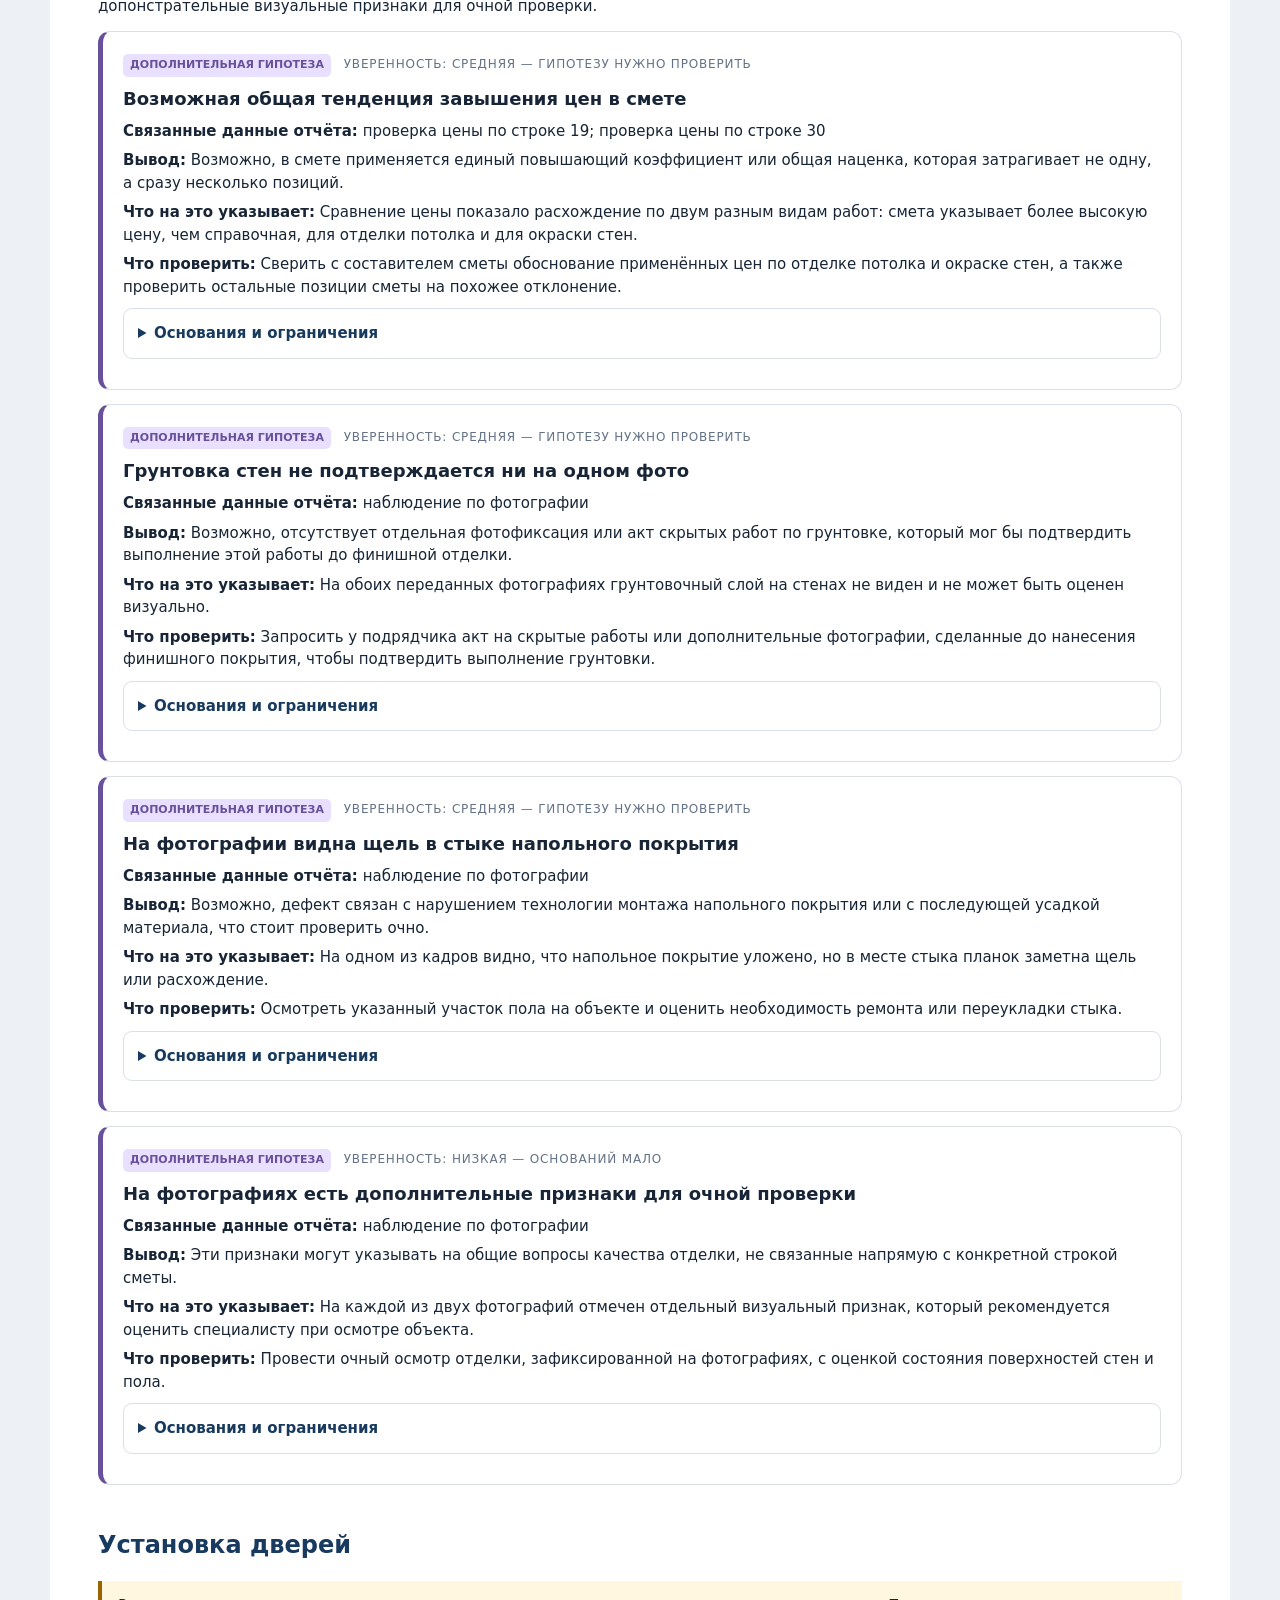
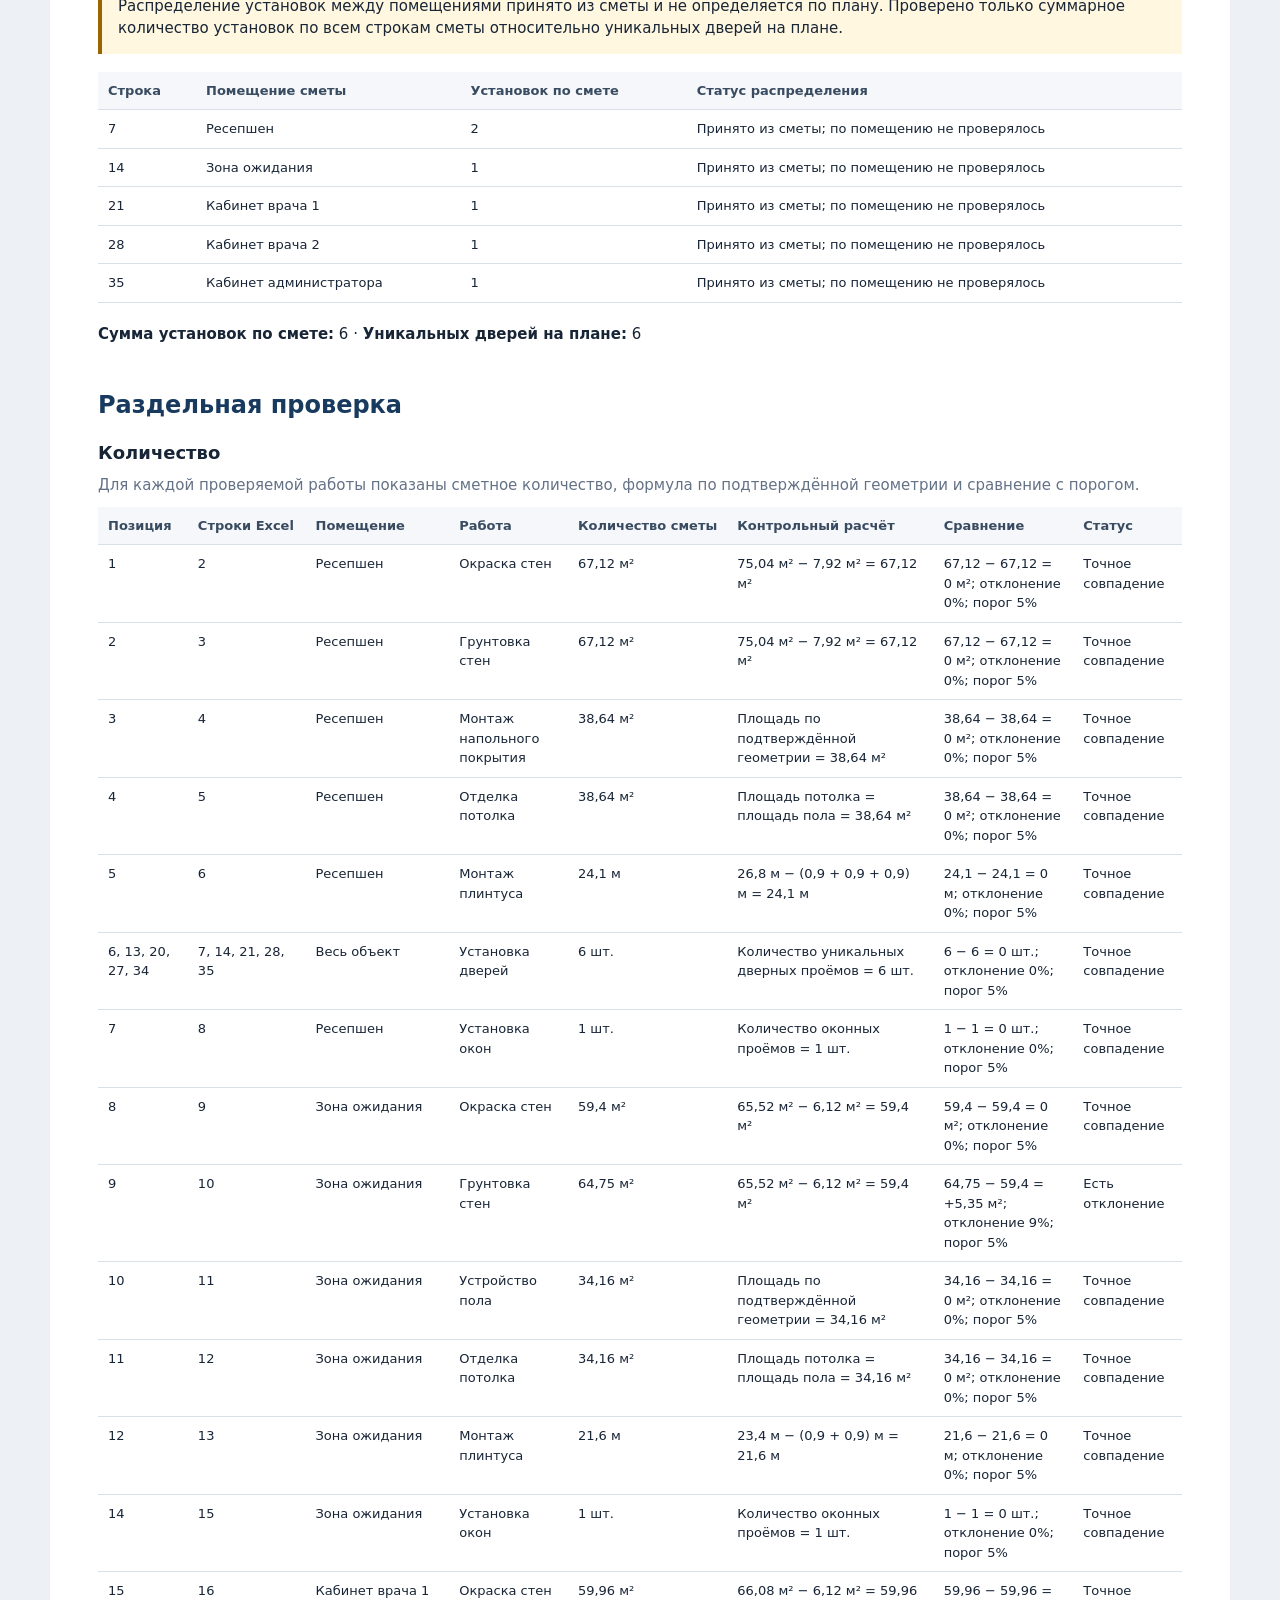
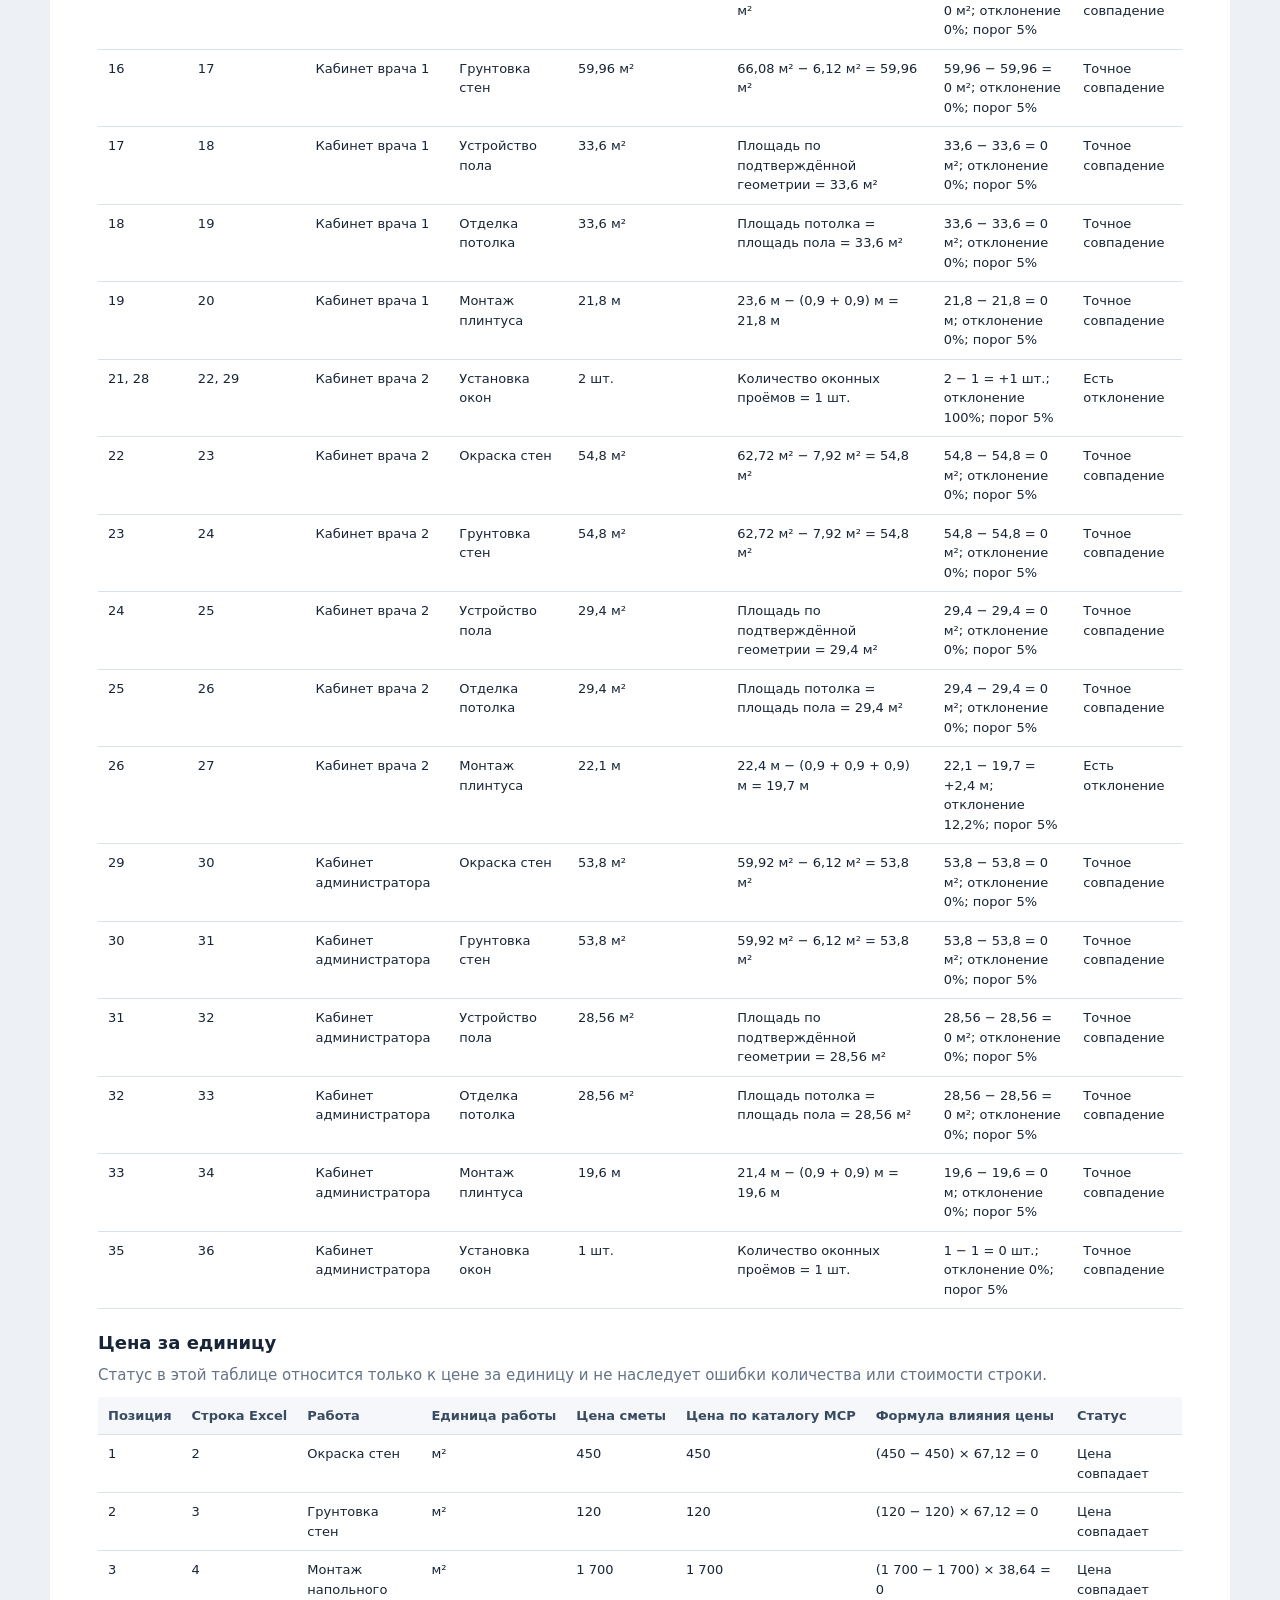
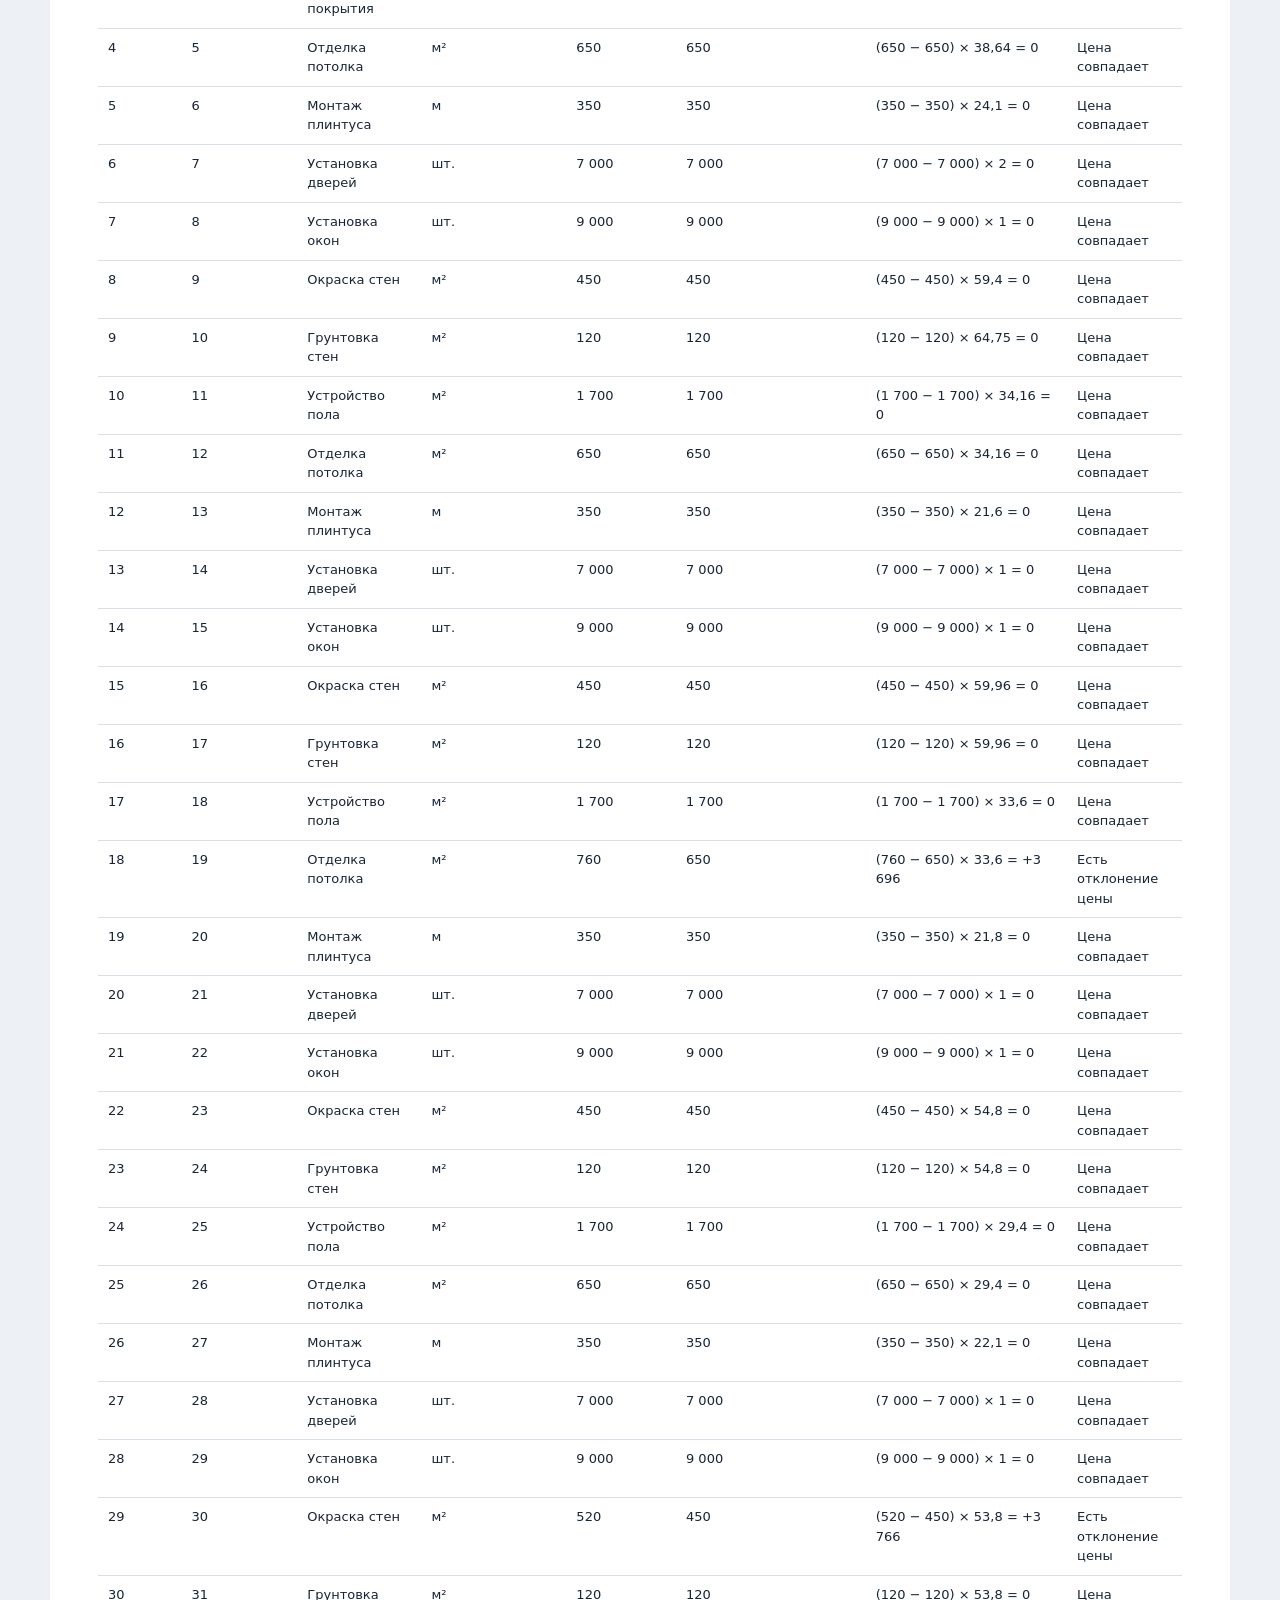
<file: examples/medical-office/output/report.html>
<!doctype html>
<html lang="ru"><head><meta charset="utf-8"><meta name="viewport" content="width=device-width,initial-scale=1">
<title>Предварительный аудит — Медицинский офис - 2_test</title>
<style>
:root{--ink:#182536;--muted:#647286;--line:#d9e0e8;--surface:#f5f7fa;--navy:#173a5e;--red:#a93636;--amber:#9a6500;--blue:#246392;--violet:#68509b}
*{box-sizing:border-box}body{margin:0;background:#edf1f5;color:var(--ink);font:15px/1.5 system-ui,-apple-system,sans-serif}
main{max-width:1180px;margin:0 auto;background:white;min-height:100vh;padding:42px 48px 70px}h1{font-size:34px;margin:5px 0 8px;color:var(--navy)}h2{margin:42px 0 16px;font-size:24px;color:var(--navy)}h3{margin:8px 0;font-size:18px}p{margin:7px 0}.eyebrow{font-size:12px;text-transform:uppercase;letter-spacing:.07em;color:var(--muted)}
.lead{font-size:17px;color:var(--muted)}.status-line{display:flex;gap:12px;align-items:center;flex-wrap:wrap}.status{background:#dff2e6;color:#17643a;padding:5px 10px;border-radius:999px;font-weight:700}
.notice,.hypothesis-note{padding:14px 16px;border-left:4px solid var(--amber);background:#fff7df;margin:18px 0}.hypothesis-note{border-color:var(--violet);background:#f5f1ff}
.kpis{display:grid;grid-template-columns:repeat(4,1fr);gap:12px;margin:28px 0}.kpi{padding:17px;border:1px solid var(--line);border-radius:10px;background:var(--surface)}.kpi span{display:block;color:var(--muted);font-size:12px}.kpi strong{display:block;font-size:25px;margin-top:4px}.kpi small{color:var(--muted)}
.finding,.insight{border:1px solid var(--line);border-radius:12px;padding:20px;margin:14px 0;background:#fff}.finding.high{border-left:5px solid var(--red)}.finding.warning{border-left:5px solid var(--amber)}.finding-head{display:flex;justify-content:space-between;gap:20px}.deviation{font-size:24px;font-weight:700;color:var(--red)}.badge{display:inline-block;font-size:11px;font-weight:800;text-transform:uppercase;padding:3px 7px;border-radius:5px;margin-right:8px}.badge.high{background:#fae1e1;color:var(--red)}.badge.warning{background:#fff0c9;color:var(--amber)}.badge.hypothesis{background:#e9e0ff;color:var(--violet)}
.comparison{display:grid;grid-template-columns:repeat(3,1fr);gap:10px;margin:16px 0}.comparison>div,.impact{background:var(--surface);padding:12px;border-radius:8px}.comparison span,.impact span,.impact small{display:block;color:var(--muted);font-size:12px}.comparison strong,.impact strong{font-size:18px}.impact{border-left:3px solid var(--blue)}.finding-notes{border-top:1px solid var(--line);padding-top:10px}.insight{border-left:5px solid var(--violet)}.muted{color:var(--muted)}
.table-wrap{overflow:auto;margin:10px 0 20px}table{border-collapse:collapse;width:100%;font-size:13px}th,td{padding:9px 10px;border-bottom:1px solid var(--line);text-align:left;vertical-align:top}th{background:var(--surface);color:#394b60;white-space:nowrap}.empty,.empty-state{padding:22px;color:var(--muted);background:var(--surface);border-radius:8px;text-align:center}
details{border:1px solid var(--line);border-radius:9px;padding:0 14px;margin:10px 0}summary{cursor:pointer;font-weight:700;padding:13px 0;color:var(--navy)}.plan-preview img{display:block;max-width:100%;height:auto;margin:12px auto 18px;border:1px solid var(--line);border-radius:8px;background:white}pre{white-space:pre-wrap;overflow-wrap:anywhere;background:#172231;color:#eef4fa;padding:14px;border-radius:8px;font-size:12px}.disclaimer{margin-top:48px;padding:18px;background:#fff1bd;border:1px solid #e3c35b;font-weight:700}
@media(max-width:800px){main{padding:24px 18px}.kpis{grid-template-columns:1fr 1fr}.comparison{grid-template-columns:1fr}}
</style></head><body><main>
<header><div class="status-line"><span class="status">Аудит завершён</span><span class="eyebrow">Версия геометрии 2</span></div>
<h1>Предварительный аудит строительной сметы</h1><p class="lead"><strong>Медицинский офис - 2_test</strong></p>
<div class="notice">Результат является предварительным автоматизированным аудитом и требует проверки специалистом.</div></header>

<section><h2>Краткое резюме</h2><div class="kpis">
<div class="kpi"><span>Строк сметы</span><strong>35</strong><small>нормализовано</small></div>
<div class="kpi"><span>Охвачено сравнением количества</span><strong>100%</strong><small>35 проверено · 0 не проверено</small></div>
<div class="kpi"><span>Покрытие цены</span><strong>100%</strong><small>35 полностью · 0 частично</small></div>
<div class="kpi"><span>Первичные замечания</span><strong>6</strong><small>2 высокой важности · 4 предупреждений</small></div>
<div class="kpi"><span>Результат количества</span><strong>4</strong><small>31 точных · 0 ниже порога</small></div>
<div class="kpi"><span>Служебные предупреждения</span><strong>0</strong></div>
<div class="kpi"><span>Цена и стоимость</span><strong>2</strong><small>Отклонения цены или стоимости в 2 строках</small></div>
<div class="kpi"><span>Геометрия</span><strong>Подтверждена</strong><small>подтверждённая версия 2</small></div>
<div class="kpi"><span>Статус</span><strong>Аудит завершён</strong><small>18.07.2026 00:08 UTC</small></div>
</div></section>

<section><h2>Ход проверки</h2>
<p class="muted">Этапы собраны из данных текущего аудита; служебные идентификаторы здесь не показываются.</p>
<div class="table-wrap"><table><thead><tr><th>Этап</th><th>Статус</th><th>Результат</th></tr></thead><tbody><tr><td>Исходные документы</td><td>Получены</td><td>f659101346e74a6aa5110722fca1cdd6_2_test.xlsx, 8c1aa74b47d34f73b482a4e949526e42_2.png, f6fb9bbdcb5040c19c2eb395808affcf_Photo.zip</td></tr><tr><td>Подтверждение геометрии</td><td>Подтверждена</td><td>Подтверждена версия 2</td></tr><tr><td>Каталог цен</td><td>Получен</td><td>Позиций в каталоге: 7</td></tr><tr><td>Сопоставление данных</td><td>Выполнен</td><td>Помещений: 5; работ: 35; цен: 35. Способ: Mapping-субагент с детерминированной проверкой. Варианты сопоставления выбрал mapping-субагент. Результат детерминированно проверен по допустимым значениям, покрытию строк и совместимости единиц.</td></tr><tr><td>Проверка количества</td><td>Выполнена</td><td>Проверено строк: 35; с отклонением: 4; не проверено: 0</td></tr><tr><td>Проверка цены и стоимости</td><td>Выполнена</td><td>Полностью: 35; частично: 0; с отклонением: 2; не проверено: 0</td></tr><tr><td>Анализ фотографий</td><td>Выполнен</td><td>Фотографий: 2; наблюдений: 16</td></tr><tr><td>Дополнительный анализ</td><td>Выполнен</td><td>Сформировано гипотез: 4</td></tr><tr><td>Формирование отчёта</td><td>Выполнено</td><td>Завершено: 18.07.2026 00:08 UTC</td></tr></tbody></table></div></section>

<section><h2>Как читать отчёт</h2><ul>
<li><strong>Ключевые замечания</strong> — основной результат детерминированных проверок Python.</li>
<li><strong>Количество, цена за единицу и стоимость строки проверяются раздельно.</strong> Одна строка может пройти проверку цены, но содержать ошибку количества или арифметики стоимости.</li>
<li><strong>Позиция</strong> — номер позиции внутри сметы; <strong>строка Excel</strong> — фактический номер строки исходного файла.</li>
<li><strong>Аналитические гипотезы</strong> — вторичный материал для эксперта, а не подтверждённые нарушения.</li>
</ul></section>

<section><h2>Ключевые замечания</h2>
    <article class="finding high">
      <div class="finding-head"><div><span class="badge high">важно</span>
      <span class="eyebrow">Строки Excel: 22, 29</span>
      <h3>Количество выше контроля</h3></div>
      <div class="deviation">100%</div></div>
      <p><strong>Кабинет врача 2</strong> · Установка окон</p>
      <div class="comparison"><div><span>Количество в смете</span><strong>2 шт.</strong></div>
      <div><span>Контрольное количество</span><strong>1 шт.</strong></div>
      <div><span>Абсолютное отклонение</span><strong>1</strong></div></div>
      <div class="impact"><span>Расчётное влияние</span><strong>9 000</strong><small>(Количество по смете − контрольное количество) × цена из каталога</small></div>
      
      <div class="finding-notes"><p><strong>Основание:</strong> Exact name and unit match (шт.)</p>
      <p><strong>Расчёт:</strong> Количество окон — Кабинет врача 2; Сравнение количества с установленным порогом</p>
      <p><strong>Что проверить:</strong> Сверить привязку работы к помещению, исходный объём и геометрические размеры.</p></div>
    </article>
    <article class="finding high">
      <div class="finding-head"><div><span class="badge high">важно</span>
      <span class="eyebrow">Позиция №28 · строка Excel 29</span>
      <h3>Возможный дубликат</h3></div>
      <div class="deviation">—</div></div>
      <p><strong>Кабинет врача 2</strong> · Установка окон</p>
      <div class="comparison"><div><span>Значение в смете</span><strong>1</strong></div>
      <div><span>Контрольное значение</span><strong>—</strong></div>
      <div><span>Абсолютное отклонение</span><strong>—</strong></div></div>
      
      
      <div class="finding-notes"><p><strong>Основание:</strong> Exact name and unit match (шт.)</p>
      <p><strong>Расчёт:</strong> —</p>
      <p><strong>Что проверить:</strong> Проверить исходную строку сметы и основание её классификации.</p></div>
    </article>
    <article class="finding warning">
      <div class="finding-head"><div><span class="badge warning">внимание</span>
      <span class="eyebrow">Позиция №9 · строка Excel 10</span>
      <h3>Количество выше контроля</h3></div>
      <div class="deviation">9%</div></div>
      <p><strong>Зона ожидания</strong> · Грунтовка стен</p>
      <div class="comparison"><div><span>Количество в смете</span><strong>64,75 м²</strong></div>
      <div><span>Контрольное количество</span><strong>59,4 м²</strong></div>
      <div><span>Абсолютное отклонение</span><strong>5,35</strong></div></div>
      <div class="impact"><span>Расчётное влияние</span><strong>642</strong><small>(Количество по смете − контрольное количество) × цена из каталога</small></div>
      
      <div class="finding-notes"><p><strong>Основание:</strong> Exact name and unit match (м²)</p>
      <p><strong>Расчёт:</strong> Чистая площадь стен — Зона ожидания; Сравнение количества с установленным порогом</p>
      <p><strong>Что проверить:</strong> Сверить привязку работы к помещению, исходный объём и геометрические размеры.</p></div>
    </article>
    <article class="finding warning">
      <div class="finding-head"><div><span class="badge warning">внимание</span>
      <span class="eyebrow">Позиция №26 · строка Excel 27</span>
      <h3>Количество выше контроля</h3></div>
      <div class="deviation">12,2%</div></div>
      <p><strong>Кабинет врача 2</strong> · Монтаж плинтуса</p>
      <div class="comparison"><div><span>Количество в смете</span><strong>22,1 м</strong></div>
      <div><span>Контрольное количество</span><strong>19,7 м</strong></div>
      <div><span>Абсолютное отклонение</span><strong>2,4</strong></div></div>
      <div class="impact"><span>Расчётное влияние</span><strong>840</strong><small>(Количество по смете − контрольное количество) × цена из каталога</small></div>
      
      <div class="finding-notes"><p><strong>Основание:</strong> Exact name and unit match (м)</p>
      <p><strong>Расчёт:</strong> Длина плинтуса — Кабинет врача 2; Сравнение количества с установленным порогом</p>
      <p><strong>Что проверить:</strong> Сверить привязку работы к помещению, исходный объём и геометрические размеры.</p></div>
    </article>
    <article class="finding warning">
      <div class="finding-head"><div><span class="badge warning">внимание</span>
      <span class="eyebrow">Позиция №18 · строка Excel 19</span>
      <h3>Цена выше MCP</h3></div>
      <div class="deviation">16,9%</div></div>
      <p><strong>Кабинет врача 1</strong> · Отделка потолка</p>
      <div class="comparison"><div><span>Цена в смете</span><strong>760</strong></div>
      <div><span>Цена MCP</span><strong>650</strong></div>
      <div><span>Абсолютное отклонение</span><strong>110</strong></div></div>
      <div class="impact"><span>Расчётное влияние</span><strong>3 696</strong><small>(Цена по смете − цена из каталога) × количество по смете</small></div>
      
        <div class="line-analysis"><h4>Полное отклонение стоимости строки</h4>
        <div class="comparison"><div><span>Стоимость в смете</span><strong>25 536</strong></div>
        <div><span>Полная эталонная стоимость</span><strong>21 840</strong></div>
        <div><span>Полное отклонение</span><strong>3 696 (16,9%)</strong></div></div>
        <p>Вклад количества: <strong>0</strong> · вклад цены: <strong>3 696</strong> · арифметика строки: <strong>0</strong></p>
        <p class="muted">Полное отклонение = вклад количества + вклад цены + арифметическая разница строки.</p>
        </div>
      <div class="finding-notes"><p><strong>Основание:</strong> Exact name and unit match (м²)</p>
      <p><strong>Расчёт:</strong> Проверка цены по строке 19</p>
      <p><strong>Что проверить:</strong> Проверить состав работы, единицу измерения и применимость позиции MCP.</p></div>
    </article>
    <article class="finding warning">
      <div class="finding-head"><div><span class="badge warning">внимание</span>
      <span class="eyebrow">Позиция №29 · строка Excel 30</span>
      <h3>Цена выше MCP</h3></div>
      <div class="deviation">15,6%</div></div>
      <p><strong>Кабинет администратора</strong> · Окраска стен</p>
      <div class="comparison"><div><span>Цена в смете</span><strong>520</strong></div>
      <div><span>Цена MCP</span><strong>450</strong></div>
      <div><span>Абсолютное отклонение</span><strong>70</strong></div></div>
      <div class="impact"><span>Расчётное влияние</span><strong>3 766</strong><small>(Цена по смете − цена из каталога) × количество по смете</small></div>
      
        <div class="line-analysis"><h4>Полное отклонение стоимости строки</h4>
        <div class="comparison"><div><span>Стоимость в смете</span><strong>27 976</strong></div>
        <div><span>Полная эталонная стоимость</span><strong>24 210</strong></div>
        <div><span>Полное отклонение</span><strong>3 766 (15,6%)</strong></div></div>
        <p>Вклад количества: <strong>0</strong> · вклад цены: <strong>3 766</strong> · арифметика строки: <strong>0</strong></p>
        <p class="muted">Полное отклонение = вклад количества + вклад цены + арифметическая разница строки.</p>
        </div>
      <div class="finding-notes"><p><strong>Основание:</strong> Exact name and unit match (м²)</p>
      <p><strong>Расчёт:</strong> Проверка цены по строке 30</p>
      <p><strong>Что проверить:</strong> Проверить состав работы, единицу измерения и применимость позиции MCP.</p></div>
    </article></section>
<section><h2>Наблюдения по фотографиям объекта</h2>
    <div class="notice">Фото-инсайты отражают только видимую часть кадра и не привязаны к помещениям. Строки сметы указывают позиции соответствующей работы, а не место съёмки. Отсутствие результата работы на фотографии не доказывает, что работа не выполнена; решение принимает аудитор.</div>
    <article class="insight"><div><span class="badge hypothesis">Фото-инсайт</span>
            <span class="eyebrow">IMG_1430.JPG · не поддаётся оценке · уверенность: low</span></div>
            <h3>Грунтовка стен не видна</h3><p><strong>Работа:</strong> Грунтовка стен · <strong>Строки сметы:</strong> 3, 10, 17, 24, 31</p>
            <p><strong>Наблюдение:</strong> Грунтовка стен скрыта под финишной отделкой, визуально не проверяется.</p>
            <p><strong>Визуальное основание:</strong> Стены окрашены равномерно, но слой грунтовки скрыт под финишным покрытием.</p>
            <p><strong>Что проверить аудитору:</strong> Сверить с актом на грунтовку под покраску.</p>
            <p class="muted"><strong>Ограничения:</strong> Грунтовка не видна визуально после покраски.</p></article><article class="insight"><div><span class="badge hypothesis">Фото-инсайт</span>
            <span class="eyebrow">IMG_1430.JPG · наблюдается · уверенность: high</span></div>
            <h3>Окраска стен видна</h3><p><strong>Работа:</strong> Окраска стен · <strong>Строки сметы:</strong> 2, 9, 16, 23, 30</p>
            <p><strong>Наблюдение:</strong> На фото видны окрашенные стены равномерного светлого тона.</p>
            <p><strong>Визуальное основание:</strong> Стены в кадре окрашены однотонной светлой краской без видимых пропусков.</p>
            <p><strong>Что проверить аудитору:</strong> Проверить качество и равномерность окраски по всем помещениям.</p>
            <p class="muted"><strong>Ограничения:</strong> Оценка ограничена ракурсом кадра.</p></article><article class="insight"><div><span class="badge hypothesis">Фото-инсайт</span>
            <span class="eyebrow">IMG_1430.JPG · наблюдается · уверенность: high</span></div>
            <h3>Пол уложен, есть дефект стыка</h3><p><strong>Работа:</strong> Устройство пола · <strong>Строки сметы:</strong> 4, 11, 18, 25, 32</p>
            <p><strong>Наблюдение:</strong> Пол из ламината уложен, но виден дефект — разошедшийся стык/щель между планками.</p>
            <p><strong>Визуальное основание:</strong> Ламинат уложен по всей видимой площади, в средней части кадра видна щель между планками.</p>
            <p><strong>Что проверить аудитору:</strong> Проверить качество укладки и устранить дефект соединения.</p>
            <p class="muted"><strong>Ограничения:</strong> Оценка ограничена видимой частью пола.</p></article><article class="insight"><div><span class="badge hypothesis">Фото-инсайт</span>
            <span class="eyebrow">IMG_1430.JPG · не видно в кадре · уверенность: medium</span></div>
            <h3>Потолок не видно в кадре</h3><p><strong>Работа:</strong> Отделка потолка · <strong>Строки сметы:</strong> 5, 12, 19, 26, 33</p>
            <p><strong>Наблюдение:</strong> Потолок не видно в кадре.</p>
            <p><strong>Визуальное основание:</strong> Потолок не попадает в границы кадра.</p>
            <p><strong>Что проверить аудитору:</strong> Проверить отделку потолка отдельным фото.</p>
            <p class="muted"><strong>Ограничения:</strong> Потолок физически не виден на этом фото.</p></article><article class="insight"><div><span class="badge hypothesis">Фото-инсайт</span>
            <span class="eyebrow">IMG_1430.JPG · наблюдается · уверенность: high</span></div>
            <h3>Плинтус смонтирован</h3><p><strong>Работа:</strong> Монтаж плинтуса · <strong>Строки сметы:</strong> 6, 13, 20, 27, 34</p>
            <p><strong>Наблюдение:</strong> Плинтус установлен вдоль видимых стен.</p>
            <p><strong>Визуальное основание:</strong> Тёмный плинтус смонтирован вдоль стен по периметру видимой части помещения.</p>
            <p><strong>Что проверить аудитору:</strong> Проверить целостность и крепление плинтуса по периметру.</p>
            <p class="muted"><strong>Ограничения:</strong> Оценка ограничена видимой частью периметра.</p></article><article class="insight"><div><span class="badge hypothesis">Фото-инсайт</span>
            <span class="eyebrow">IMG_1430.JPG · не видно в кадре · уверенность: medium</span></div>
            <h3>Дверное полотно не видно в кадре</h3><p><strong>Работа:</strong> Установка дверей · <strong>Строки сметы:</strong> 7, 14, 21, 28, 35</p>
            <p><strong>Наблюдение:</strong> Дверной проём виден, но само дверное полотно не видно в кадре.</p>
            <p><strong>Визуальное основание:</strong> В верхней части кадра виден дверной проём с наличниками, но дверное полотно не видно.</p>
            <p><strong>Что проверить аудитору:</strong> Проверить наличие и установку дверного полотна очно.</p>
            <p class="muted"><strong>Ограничения:</strong> Дверное полотно могло быть открыто за пределы кадра.</p></article><article class="insight"><div><span class="badge hypothesis">Фото-инсайт</span>
            <span class="eyebrow">IMG_1430.JPG · не видно в кадре · уверенность: medium</span></div>
            <h3>Окна не видно в кадре</h3><p><strong>Работа:</strong> Установка окон · <strong>Строки сметы:</strong> 8, 15, 22, 29, 36</p>
            <p><strong>Наблюдение:</strong> Окна не видны в кадре.</p>
            <p><strong>Визуальное основание:</strong> Окна отсутствуют в границах кадра.</p>
            <p><strong>Что проверить аудитору:</strong> Проверить наличие и монтаж окон отдельным фото.</p>
            <p class="muted"><strong>Ограничения:</strong> Окна физически не видны на этом фото.</p></article><article class="insight"><div><span class="badge hypothesis">Фото-инсайт</span>
            <span class="eyebrow">IMG_1430.JPG · обратить внимание · уверенность: medium</span></div>
            <h3>Видимый признак качества</h3><p><strong>Работа:</strong> Качество работ · <strong>Строки сметы:</strong> —</p>
            <p><strong>Наблюдение:</strong> На фото виден признак для очной проверки.</p>
            <p><strong>Визуальное основание:</strong> В средней части кадра видна открытая щель между планками ламината с видимым зазором.</p>
            <p><strong>Что проверить аудитору:</strong> Проверить и устранить щель/разошедшийся стык напольного покрытия на объекте.</p>
            <p class="muted"><strong>Ограничения:</strong> Только этот кадр, причина дефекта (усадка, некачественный монтаж) не определена визуально.</p></article><article class="insight"><div><span class="badge hypothesis">Фото-инсайт</span>
            <span class="eyebrow">IMG_1422.JPG · не видно в кадре · уверенность: medium</span></div>
            <h3>Грунтовка стен — не видна в кадре</h3><p><strong>Работа:</strong> Грунтовка стен · <strong>Строки сметы:</strong> 3, 10, 17, 24, 31</p>
            <p><strong>Наблюдение:</strong> Грунтовка стен не видна в кадре.</p>
            <p><strong>Визуальное основание:</strong> Стены имеют вид необработанной штукатурки с пятнами и разводами, слой грунтовки визуально не различим.</p>
            <p><strong>Что проверить аудитору:</strong> Проверить наличие и качество грунтовочного слоя на стенах на объекте.</p>
            <p class="muted"><strong>Ограничения:</strong> По фото невозможно достоверно определить наличие грунтовки под штукатуркой.</p></article><article class="insight"><div><span class="badge hypothesis">Фото-инсайт</span>
            <span class="eyebrow">IMG_1422.JPG · не видно в кадре · уверенность: high</span></div>
            <h3>Окраска стен — не видна в кадре</h3><p><strong>Работа:</strong> Окраска стен · <strong>Строки сметы:</strong> 2, 9, 16, 23, 30</p>
            <p><strong>Наблюдение:</strong> Окраска стен не видна в кадре.</p>
            <p><strong>Визуальное основание:</strong> Стены светло-бежевые, неровные, с пятнами и следами шпаклевки/штукатурки без финишного окрасочного слоя.</p>
            <p><strong>Что проверить аудитору:</strong> Проверить окраску стен на объекте.</p>
            <p class="muted"><strong>Ограничения:</strong> Только видимая часть кадра.</p></article><article class="insight"><div><span class="badge hypothesis">Фото-инсайт</span>
            <span class="eyebrow">IMG_1422.JPG · не видно в кадре · уверенность: high</span></div>
            <h3>Устройство пола — не видно в кадре</h3><p><strong>Работа:</strong> Устройство пола · <strong>Строки сметы:</strong> 4, 11, 18, 25, 32</p>
            <p><strong>Наблюдение:</strong> Устройство пола не видно в кадре.</p>
            <p><strong>Визуальное основание:</strong> Пол представляет собой серую бетонную стяжку без финишного покрытия.</p>
            <p><strong>Что проверить аудитору:</strong> Проверить устройство финишного покрытия пола на объекте.</p>
            <p class="muted"><strong>Ограничения:</strong> Только видимая часть кадра.</p></article><article class="insight"><div><span class="badge hypothesis">Фото-инсайт</span>
            <span class="eyebrow">IMG_1422.JPG · не видно в кадре · уверенность: medium</span></div>
            <h3>Отделка потолка — не видна в кадре</h3><p><strong>Работа:</strong> Отделка потолка · <strong>Строки сметы:</strong> 5, 12, 19, 26, 33</p>
            <p><strong>Наблюдение:</strong> Отделка потолка не видна в кадре.</p>
            <p><strong>Визуальное основание:</strong> Потолок белый, с видимыми неровностями и следами шпаклевки, финишная отделка не различима.</p>
            <p><strong>Что проверить аудитору:</strong> Проверить отделку потолка на объекте.</p>
            <p class="muted"><strong>Ограничения:</strong> Только видимая часть кадра, угол съёмки ограничивает обзор потолка.</p></article><article class="insight"><div><span class="badge hypothesis">Фото-инсайт</span>
            <span class="eyebrow">IMG_1422.JPG · не видно в кадре · уверенность: high</span></div>
            <h3>Монтаж плинтуса — не виден в кадре</h3><p><strong>Работа:</strong> Монтаж плинтуса · <strong>Строки сметы:</strong> 6, 13, 20, 27, 34</p>
            <p><strong>Наблюдение:</strong> Плинтус не виден в кадре.</p>
            <p><strong>Визуальное основание:</strong> На стыке пола и стен плинтус отсутствует по всему периметру видимой части помещения.</p>
            <p><strong>Что проверить аудитору:</strong> Проверить монтаж плинтуса на объекте.</p>
            <p class="muted"><strong>Ограничения:</strong> Только видимая часть кадра.</p></article><article class="insight"><div><span class="badge hypothesis">Фото-инсайт</span>
            <span class="eyebrow">IMG_1422.JPG · не видно в кадре · уверенность: medium</span></div>
            <h3>Установка дверей — не видна в кадре</h3><p><strong>Работа:</strong> Установка дверей · <strong>Строки сметы:</strong> 7, 14, 21, 28, 35</p>
            <p><strong>Наблюдение:</strong> Дверь не видна в кадре.</p>
            <p><strong>Визуальное основание:</strong> В кадре отсутствует дверной проём или дверное полотно.</p>
            <p><strong>Что проверить аудитору:</strong> Проверить установку дверей на объекте.</p>
            <p class="muted"><strong>Ограничения:</strong> Дверь может находиться за пределами кадра.</p></article><article class="insight"><div><span class="badge hypothesis">Фото-инсайт</span>
            <span class="eyebrow">IMG_1422.JPG · наблюдается · уверенность: high</span></div>
            <h3>Установка окон — видна в кадре</h3><p><strong>Работа:</strong> Установка окон · <strong>Строки сметы:</strong> 8, 15, 22, 29, 36</p>
            <p><strong>Наблюдение:</strong> Окно установлено и видно в кадре.</p>
            <p><strong>Визуальное основание:</strong> В кадре видно установленное белое пластиковое двухстворчатое окно с подоконником и радиатором.</p>
            <p><strong>Что проверить аудитору:</strong> Проверить качество монтажа и комплектность установленного окна на объекте.</p>
            <p class="muted"><strong>Ограничения:</strong> только видимая часть кадра, детали монтажных швов не оценивались.</p></article><article class="insight"><div><span class="badge hypothesis">Фото-инсайт</span>
            <span class="eyebrow">IMG_1422.JPG · обратить внимание · уверенность: medium</span></div>
            <h3>Видимый признак качества</h3><p><strong>Работа:</strong> Качество работ · <strong>Строки сметы:</strong> —</p>
            <p><strong>Наблюдение:</strong> На фото виден признак для очной проверки.</p>
            <p><strong>Визуальное основание:</strong> На стенах видны неоднородные пятна, разводы и перепады тона штукатурного/шпаклёвочного слоя.</p>
            <p><strong>Что проверить аудитору:</strong> Проверить на объекте состояние штукатурного слоя стен перед финишной отделкой.</p>
            <p class="muted"><strong>Ограничения:</strong> только этот кадр, без инструментального контроля плоскости стены.</p></article></section>
<section><h2>Аналитические наблюдения и гипотезы</h2>
    <div class="hypothesis-note">Этот блок сформирован после расчётов. Он содержит предположения для дополнительной проверки и не подтверждает нарушения. Если формулировка гипотезы расходится с точной привязкой строки, помещения или работы, приоритет имеют детерминированные данные в «Ключевых замечаниях» и строке «Связанные данные отчёта».</div>
    <p>Помимо уже выполненных проверок найдено четыре самостоятельные проверяемые гипотезы: возможная общая тенденция завышения цены по двум видам работ, отсутствие подтверждения грунтовки на фото, дефект стыка напольного покрытия и допонстрательные визуальные признаки для очной проверки.</p><article class="insight"><div><span class="badge hypothesis">Дополнительная гипотеза</span>
            <span class="eyebrow">Уверенность: средняя — гипотезу нужно проверить</span></div>
            <h3>Возможная общая тенденция завышения цен в смете</h3>
            <p><strong>Связанные данные отчёта:</strong> проверка цены по строке 19; проверка цены по строке 30</p>
            <p><strong>Вывод:</strong> Возможно, в смете применяется единый повышающий коэффициент или общая наценка, которая затрагивает не одну, а сразу несколько позиций.</p>
            <p><strong>Что на это указывает:</strong> Сравнение цены показало расхождение по двум разным видам работ: смета указывает более высокую цену, чем справочная, для отделки потолка и для окраски стен.</p>
            <p><strong>Что проверить:</strong> Сверить с составителем сметы обоснование применённых цен по отделке потолка и окраске стен, а также проверить остальные позиции сметы на похожее отклонение.</p>
            <details><summary>Основания и ограничения</summary>
            <p><strong>Основания:</strong> проверка цены по строке 19; проверка цены по строке 30</p>
            <p class="muted"><strong>Ограничения:</strong> Найдено только два случая расхождения цены, что не позволяет достоверно говорить о системной наценке, а не о двух отдельных ошибках.</p></details></article><article class="insight"><div><span class="badge hypothesis">Дополнительная гипотеза</span>
            <span class="eyebrow">Уверенность: средняя — гипотезу нужно проверить</span></div>
            <h3>Грунтовка стен не подтверждается ни на одном фото</h3>
            <p><strong>Связанные данные отчёта:</strong> наблюдение по фотографии</p>
            <p><strong>Вывод:</strong> Возможно, отсутствует отдельная фотофиксация или акт скрытых работ по грунтовке, который мог бы подтвердить выполнение этой работы до финишной отделки.</p>
            <p><strong>Что на это указывает:</strong> На обоих переданных фотографиях грунтовочный слой на стенах не виден и не может быть оценен визуально.</p>
            <p><strong>Что проверить:</strong> Запросить у подрядчика акт на скрытые работы или дополнительные фотографии, сделанные до нанесения финишного покрытия, чтобы подтвердить выполнение грунтовки.</p>
            <details><summary>Основания и ограничения</summary>
            <p><strong>Основания:</strong> наблюдение по фотографии</p>
            <p class="muted"><strong>Ограничения:</strong> Отсутствие видимой грунтовки на фото не доказывает, что работа не выполнена — она может быть просто скрыта под последующей отделкой.</p></details></article><article class="insight"><div><span class="badge hypothesis">Дополнительная гипотеза</span>
            <span class="eyebrow">Уверенность: средняя — гипотезу нужно проверить</span></div>
            <h3>На фотографии видна щель в стыке напольного покрытия</h3>
            <p><strong>Связанные данные отчёта:</strong> наблюдение по фотографии</p>
            <p><strong>Вывод:</strong> Возможно, дефект связан с нарушением технологии монтажа напольного покрытия или с последующей усадкой материала, что стоит проверить очно.</p>
            <p><strong>Что на это указывает:</strong> На одном из кадров видно, что напольное покрытие уложено, но в месте стыка планок заметна щель или расхождение.</p>
            <p><strong>Что проверить:</strong> Осмотреть указанный участок пола на объекте и оценить необходимость ремонта или переукладки стыка.</p>
            <details><summary>Основания и ограничения</summary>
            <p><strong>Основания:</strong> наблюдение по фотографии</p>
            <p class="muted"><strong>Ограничения:</strong> Оценка сделана по одному кадру без инструментального контроля, точная причина дефекта не установлена.</p></details></article><article class="insight"><div><span class="badge hypothesis">Дополнительная гипотеза</span>
            <span class="eyebrow">Уверенность: низкая — оснований мало</span></div>
            <h3>На фотографиях есть дополнительные признаки для очной проверки</h3>
            <p><strong>Связанные данные отчёта:</strong> наблюдение по фотографии</p>
            <p><strong>Вывод:</strong> Эти признаки могут указывать на общие вопросы качества отделки, не связанные напрямую с конкретной строкой сметы.</p>
            <p><strong>Что на это указывает:</strong> На каждой из двух фотографий отмечен отдельный визуальный признак, который рекомендуется оценить специалисту при осмотре объекта.</p>
            <p><strong>Что проверить:</strong> Провести очный осмотр отделки, зафиксированной на фотографиях, с оценкой состояния поверхностей стен и пола.</p>
            <details><summary>Основания и ограничения</summary>
            <p><strong>Основания:</strong> наблюдение по фотографии</p>
            <p class="muted"><strong>Ограничения:</strong> Признаки отмечены по отдельным кадрам без привязки к конкретному помещению и без инструментальной проверки.</p></details></article></section>

<section><h2>Установка дверей</h2>
<div class="notice">Распределение установок между помещениями принято из сметы и не определяется по плану. Проверено только суммарное количество установок по всем строкам сметы относительно уникальных дверей на плане.</div>
<div class="table-wrap"><table><thead><tr><th>Строка</th><th>Помещение сметы</th><th>Установок по смете</th><th>Статус распределения</th></tr></thead><tbody><tr><td>7</td><td>Ресепшен</td><td>2</td><td>Принято из сметы; по помещению не проверялось</td></tr><tr><td>14</td><td>Зона ожидания</td><td>1</td><td>Принято из сметы; по помещению не проверялось</td></tr><tr><td>21</td><td>Кабинет врача 1</td><td>1</td><td>Принято из сметы; по помещению не проверялось</td></tr><tr><td>28</td><td>Кабинет врача 2</td><td>1</td><td>Принято из сметы; по помещению не проверялось</td></tr><tr><td>35</td><td>Кабинет администратора</td><td>1</td><td>Принято из сметы; по помещению не проверялось</td></tr></tbody></table></div>
<p><strong>Сумма установок по смете:</strong> 6 · <strong>Уникальных дверей на плане:</strong> 6</p>
</section>

<section><h2>Раздельная проверка</h2>
<h3>Количество</h3><p class="muted">Для каждой проверяемой работы показаны сметное количество, формула по подтверждённой геометрии и сравнение с порогом.</p>
<div class="table-wrap"><table><thead><tr><th>Позиция</th><th>Строки Excel</th><th>Помещение</th><th>Работа</th><th>Количество сметы</th><th>Контрольный расчёт</th><th>Сравнение</th><th>Статус</th></tr></thead><tbody><tr><td>1</td><td>2</td><td>Ресепшен</td><td>Окраска стен</td><td>67,12 м²</td><td>75,04 м² − 7,92 м² = 67,12 м²</td><td>67,12 − 67,12 = 0 м²; отклонение 0%; порог 5%</td><td>Точное совпадение</td></tr><tr><td>2</td><td>3</td><td>Ресепшен</td><td>Грунтовка стен</td><td>67,12 м²</td><td>75,04 м² − 7,92 м² = 67,12 м²</td><td>67,12 − 67,12 = 0 м²; отклонение 0%; порог 5%</td><td>Точное совпадение</td></tr><tr><td>3</td><td>4</td><td>Ресепшен</td><td>Монтаж напольного покрытия</td><td>38,64 м²</td><td>Площадь по подтверждённой геометрии = 38,64 м²</td><td>38,64 − 38,64 = 0 м²; отклонение 0%; порог 5%</td><td>Точное совпадение</td></tr><tr><td>4</td><td>5</td><td>Ресепшен</td><td>Отделка потолка</td><td>38,64 м²</td><td>Площадь потолка = площадь пола = 38,64 м²</td><td>38,64 − 38,64 = 0 м²; отклонение 0%; порог 5%</td><td>Точное совпадение</td></tr><tr><td>5</td><td>6</td><td>Ресепшен</td><td>Монтаж плинтуса</td><td>24,1 м</td><td>26,8 м − (0,9 + 0,9 + 0,9) м = 24,1 м</td><td>24,1 − 24,1 = 0 м; отклонение 0%; порог 5%</td><td>Точное совпадение</td></tr><tr><td>6, 13, 20, 27, 34</td><td>7, 14, 21, 28, 35</td><td>Весь объект</td><td>Установка дверей</td><td>6 шт.</td><td>Количество уникальных дверных проёмов = 6 шт.</td><td>6 − 6 = 0 шт.; отклонение 0%; порог 5%</td><td>Точное совпадение</td></tr><tr><td>7</td><td>8</td><td>Ресепшен</td><td>Установка окон</td><td>1 шт.</td><td>Количество оконных проёмов = 1 шт.</td><td>1 − 1 = 0 шт.; отклонение 0%; порог 5%</td><td>Точное совпадение</td></tr><tr><td>8</td><td>9</td><td>Зона ожидания</td><td>Окраска стен</td><td>59,4 м²</td><td>65,52 м² − 6,12 м² = 59,4 м²</td><td>59,4 − 59,4 = 0 м²; отклонение 0%; порог 5%</td><td>Точное совпадение</td></tr><tr><td>9</td><td>10</td><td>Зона ожидания</td><td>Грунтовка стен</td><td>64,75 м²</td><td>65,52 м² − 6,12 м² = 59,4 м²</td><td>64,75 − 59,4 = +5,35 м²; отклонение 9%; порог 5%</td><td>Есть отклонение</td></tr><tr><td>10</td><td>11</td><td>Зона ожидания</td><td>Устройство пола</td><td>34,16 м²</td><td>Площадь по подтверждённой геометрии = 34,16 м²</td><td>34,16 − 34,16 = 0 м²; отклонение 0%; порог 5%</td><td>Точное совпадение</td></tr><tr><td>11</td><td>12</td><td>Зона ожидания</td><td>Отделка потолка</td><td>34,16 м²</td><td>Площадь потолка = площадь пола = 34,16 м²</td><td>34,16 − 34,16 = 0 м²; отклонение 0%; порог 5%</td><td>Точное совпадение</td></tr><tr><td>12</td><td>13</td><td>Зона ожидания</td><td>Монтаж плинтуса</td><td>21,6 м</td><td>23,4 м − (0,9 + 0,9) м = 21,6 м</td><td>21,6 − 21,6 = 0 м; отклонение 0%; порог 5%</td><td>Точное совпадение</td></tr><tr><td>14</td><td>15</td><td>Зона ожидания</td><td>Установка окон</td><td>1 шт.</td><td>Количество оконных проёмов = 1 шт.</td><td>1 − 1 = 0 шт.; отклонение 0%; порог 5%</td><td>Точное совпадение</td></tr><tr><td>15</td><td>16</td><td>Кабинет врача 1</td><td>Окраска стен</td><td>59,96 м²</td><td>66,08 м² − 6,12 м² = 59,96 м²</td><td>59,96 − 59,96 = 0 м²; отклонение 0%; порог 5%</td><td>Точное совпадение</td></tr><tr><td>16</td><td>17</td><td>Кабинет врача 1</td><td>Грунтовка стен</td><td>59,96 м²</td><td>66,08 м² − 6,12 м² = 59,96 м²</td><td>59,96 − 59,96 = 0 м²; отклонение 0%; порог 5%</td><td>Точное совпадение</td></tr><tr><td>17</td><td>18</td><td>Кабинет врача 1</td><td>Устройство пола</td><td>33,6 м²</td><td>Площадь по подтверждённой геометрии = 33,6 м²</td><td>33,6 − 33,6 = 0 м²; отклонение 0%; порог 5%</td><td>Точное совпадение</td></tr><tr><td>18</td><td>19</td><td>Кабинет врача 1</td><td>Отделка потолка</td><td>33,6 м²</td><td>Площадь потолка = площадь пола = 33,6 м²</td><td>33,6 − 33,6 = 0 м²; отклонение 0%; порог 5%</td><td>Точное совпадение</td></tr><tr><td>19</td><td>20</td><td>Кабинет врача 1</td><td>Монтаж плинтуса</td><td>21,8 м</td><td>23,6 м − (0,9 + 0,9) м = 21,8 м</td><td>21,8 − 21,8 = 0 м; отклонение 0%; порог 5%</td><td>Точное совпадение</td></tr><tr><td>21, 28</td><td>22, 29</td><td>Кабинет врача 2</td><td>Установка окон</td><td>2 шт.</td><td>Количество оконных проёмов = 1 шт.</td><td>2 − 1 = +1 шт.; отклонение 100%; порог 5%</td><td>Есть отклонение</td></tr><tr><td>22</td><td>23</td><td>Кабинет врача 2</td><td>Окраска стен</td><td>54,8 м²</td><td>62,72 м² − 7,92 м² = 54,8 м²</td><td>54,8 − 54,8 = 0 м²; отклонение 0%; порог 5%</td><td>Точное совпадение</td></tr><tr><td>23</td><td>24</td><td>Кабинет врача 2</td><td>Грунтовка стен</td><td>54,8 м²</td><td>62,72 м² − 7,92 м² = 54,8 м²</td><td>54,8 − 54,8 = 0 м²; отклонение 0%; порог 5%</td><td>Точное совпадение</td></tr><tr><td>24</td><td>25</td><td>Кабинет врача 2</td><td>Устройство пола</td><td>29,4 м²</td><td>Площадь по подтверждённой геометрии = 29,4 м²</td><td>29,4 − 29,4 = 0 м²; отклонение 0%; порог 5%</td><td>Точное совпадение</td></tr><tr><td>25</td><td>26</td><td>Кабинет врача 2</td><td>Отделка потолка</td><td>29,4 м²</td><td>Площадь потолка = площадь пола = 29,4 м²</td><td>29,4 − 29,4 = 0 м²; отклонение 0%; порог 5%</td><td>Точное совпадение</td></tr><tr><td>26</td><td>27</td><td>Кабинет врача 2</td><td>Монтаж плинтуса</td><td>22,1 м</td><td>22,4 м − (0,9 + 0,9 + 0,9) м = 19,7 м</td><td>22,1 − 19,7 = +2,4 м; отклонение 12,2%; порог 5%</td><td>Есть отклонение</td></tr><tr><td>29</td><td>30</td><td>Кабинет администратора</td><td>Окраска стен</td><td>53,8 м²</td><td>59,92 м² − 6,12 м² = 53,8 м²</td><td>53,8 − 53,8 = 0 м²; отклонение 0%; порог 5%</td><td>Точное совпадение</td></tr><tr><td>30</td><td>31</td><td>Кабинет администратора</td><td>Грунтовка стен</td><td>53,8 м²</td><td>59,92 м² − 6,12 м² = 53,8 м²</td><td>53,8 − 53,8 = 0 м²; отклонение 0%; порог 5%</td><td>Точное совпадение</td></tr><tr><td>31</td><td>32</td><td>Кабинет администратора</td><td>Устройство пола</td><td>28,56 м²</td><td>Площадь по подтверждённой геометрии = 28,56 м²</td><td>28,56 − 28,56 = 0 м²; отклонение 0%; порог 5%</td><td>Точное совпадение</td></tr><tr><td>32</td><td>33</td><td>Кабинет администратора</td><td>Отделка потолка</td><td>28,56 м²</td><td>Площадь потолка = площадь пола = 28,56 м²</td><td>28,56 − 28,56 = 0 м²; отклонение 0%; порог 5%</td><td>Точное совпадение</td></tr><tr><td>33</td><td>34</td><td>Кабинет администратора</td><td>Монтаж плинтуса</td><td>19,6 м</td><td>21,4 м − (0,9 + 0,9) м = 19,6 м</td><td>19,6 − 19,6 = 0 м; отклонение 0%; порог 5%</td><td>Точное совпадение</td></tr><tr><td>35</td><td>36</td><td>Кабинет администратора</td><td>Установка окон</td><td>1 шт.</td><td>Количество оконных проёмов = 1 шт.</td><td>1 − 1 = 0 шт.; отклонение 0%; порог 5%</td><td>Точное совпадение</td></tr></tbody></table></div>
<h3>Цена за единицу</h3><p class="muted">Статус в этой таблице относится только к цене за единицу и не наследует ошибки количества или стоимости строки.</p>
<div class="table-wrap"><table><thead><tr><th>Позиция</th><th>Строка Excel</th><th>Работа</th><th>Единица работы</th><th>Цена сметы</th><th>Цена по каталогу MCP</th><th>Формула влияния цены</th><th>Статус</th></tr></thead><tbody><tr><td>1</td><td>2</td><td>Окраска стен</td><td>м²</td><td>450</td><td>450</td><td>(450 − 450) × 67,12 = 0</td><td>Цена совпадает</td></tr><tr><td>2</td><td>3</td><td>Грунтовка стен</td><td>м²</td><td>120</td><td>120</td><td>(120 − 120) × 67,12 = 0</td><td>Цена совпадает</td></tr><tr><td>3</td><td>4</td><td>Монтаж напольного покрытия</td><td>м²</td><td>1 700</td><td>1 700</td><td>(1 700 − 1 700) × 38,64 = 0</td><td>Цена совпадает</td></tr><tr><td>4</td><td>5</td><td>Отделка потолка</td><td>м²</td><td>650</td><td>650</td><td>(650 − 650) × 38,64 = 0</td><td>Цена совпадает</td></tr><tr><td>5</td><td>6</td><td>Монтаж плинтуса</td><td>м</td><td>350</td><td>350</td><td>(350 − 350) × 24,1 = 0</td><td>Цена совпадает</td></tr><tr><td>6</td><td>7</td><td>Установка дверей</td><td>шт.</td><td>7 000</td><td>7 000</td><td>(7 000 − 7 000) × 2 = 0</td><td>Цена совпадает</td></tr><tr><td>7</td><td>8</td><td>Установка окон</td><td>шт.</td><td>9 000</td><td>9 000</td><td>(9 000 − 9 000) × 1 = 0</td><td>Цена совпадает</td></tr><tr><td>8</td><td>9</td><td>Окраска стен</td><td>м²</td><td>450</td><td>450</td><td>(450 − 450) × 59,4 = 0</td><td>Цена совпадает</td></tr><tr><td>9</td><td>10</td><td>Грунтовка стен</td><td>м²</td><td>120</td><td>120</td><td>(120 − 120) × 64,75 = 0</td><td>Цена совпадает</td></tr><tr><td>10</td><td>11</td><td>Устройство пола</td><td>м²</td><td>1 700</td><td>1 700</td><td>(1 700 − 1 700) × 34,16 = 0</td><td>Цена совпадает</td></tr><tr><td>11</td><td>12</td><td>Отделка потолка</td><td>м²</td><td>650</td><td>650</td><td>(650 − 650) × 34,16 = 0</td><td>Цена совпадает</td></tr><tr><td>12</td><td>13</td><td>Монтаж плинтуса</td><td>м</td><td>350</td><td>350</td><td>(350 − 350) × 21,6 = 0</td><td>Цена совпадает</td></tr><tr><td>13</td><td>14</td><td>Установка дверей</td><td>шт.</td><td>7 000</td><td>7 000</td><td>(7 000 − 7 000) × 1 = 0</td><td>Цена совпадает</td></tr><tr><td>14</td><td>15</td><td>Установка окон</td><td>шт.</td><td>9 000</td><td>9 000</td><td>(9 000 − 9 000) × 1 = 0</td><td>Цена совпадает</td></tr><tr><td>15</td><td>16</td><td>Окраска стен</td><td>м²</td><td>450</td><td>450</td><td>(450 − 450) × 59,96 = 0</td><td>Цена совпадает</td></tr><tr><td>16</td><td>17</td><td>Грунтовка стен</td><td>м²</td><td>120</td><td>120</td><td>(120 − 120) × 59,96 = 0</td><td>Цена совпадает</td></tr><tr><td>17</td><td>18</td><td>Устройство пола</td><td>м²</td><td>1 700</td><td>1 700</td><td>(1 700 − 1 700) × 33,6 = 0</td><td>Цена совпадает</td></tr><tr><td>18</td><td>19</td><td>Отделка потолка</td><td>м²</td><td>760</td><td>650</td><td>(760 − 650) × 33,6 = +3 696</td><td>Есть отклонение цены</td></tr><tr><td>19</td><td>20</td><td>Монтаж плинтуса</td><td>м</td><td>350</td><td>350</td><td>(350 − 350) × 21,8 = 0</td><td>Цена совпадает</td></tr><tr><td>20</td><td>21</td><td>Установка дверей</td><td>шт.</td><td>7 000</td><td>7 000</td><td>(7 000 − 7 000) × 1 = 0</td><td>Цена совпадает</td></tr><tr><td>21</td><td>22</td><td>Установка окон</td><td>шт.</td><td>9 000</td><td>9 000</td><td>(9 000 − 9 000) × 1 = 0</td><td>Цена совпадает</td></tr><tr><td>22</td><td>23</td><td>Окраска стен</td><td>м²</td><td>450</td><td>450</td><td>(450 − 450) × 54,8 = 0</td><td>Цена совпадает</td></tr><tr><td>23</td><td>24</td><td>Грунтовка стен</td><td>м²</td><td>120</td><td>120</td><td>(120 − 120) × 54,8 = 0</td><td>Цена совпадает</td></tr><tr><td>24</td><td>25</td><td>Устройство пола</td><td>м²</td><td>1 700</td><td>1 700</td><td>(1 700 − 1 700) × 29,4 = 0</td><td>Цена совпадает</td></tr><tr><td>25</td><td>26</td><td>Отделка потолка</td><td>м²</td><td>650</td><td>650</td><td>(650 − 650) × 29,4 = 0</td><td>Цена совпадает</td></tr><tr><td>26</td><td>27</td><td>Монтаж плинтуса</td><td>м</td><td>350</td><td>350</td><td>(350 − 350) × 22,1 = 0</td><td>Цена совпадает</td></tr><tr><td>27</td><td>28</td><td>Установка дверей</td><td>шт.</td><td>7 000</td><td>7 000</td><td>(7 000 − 7 000) × 1 = 0</td><td>Цена совпадает</td></tr><tr><td>28</td><td>29</td><td>Установка окон</td><td>шт.</td><td>9 000</td><td>9 000</td><td>(9 000 − 9 000) × 1 = 0</td><td>Цена совпадает</td></tr><tr><td>29</td><td>30</td><td>Окраска стен</td><td>м²</td><td>520</td><td>450</td><td>(520 − 450) × 53,8 = +3 766</td><td>Есть отклонение цены</td></tr><tr><td>30</td><td>31</td><td>Грунтовка стен</td><td>м²</td><td>120</td><td>120</td><td>(120 − 120) × 53,8 = 0</td><td>Цена совпадает</td></tr><tr><td>31</td><td>32</td><td>Устройство пола</td><td>м²</td><td>1 700</td><td>1 700</td><td>(1 700 − 1 700) × 28,56 = 0</td><td>Цена совпадает</td></tr><tr><td>32</td><td>33</td><td>Отделка потолка</td><td>м²</td><td>650</td><td>650</td><td>(650 − 650) × 28,56 = 0</td><td>Цена совпадает</td></tr><tr><td>33</td><td>34</td><td>Монтаж плинтуса</td><td>м</td><td>350</td><td>350</td><td>(350 − 350) × 19,6 = 0</td><td>Цена совпадает</td></tr><tr><td>34</td><td>35</td><td>Монтаж дверного блока</td><td>шт.</td><td>7 000</td><td>7 000</td><td>(7 000 − 7 000) × 1 = 0</td><td>Цена совпадает</td></tr><tr><td>35</td><td>36</td><td>Установка окон</td><td>шт.</td><td>9 000</td><td>9 000</td><td>(9 000 − 9 000) × 1 = 0</td><td>Цена совпадает</td></tr></tbody></table></div>
<h3>Стоимость строки и арифметика</h3><p class="muted"><strong>Стоимость сметы</strong> сверяется с арифметикой строки. <strong>Контрольная стоимость</strong> равна количеству сметы × цене по каталогу MCP. <strong>Расчётное влияние</strong> показано как разница между ними.</p>
<div class="table-wrap"><table><thead><tr><th>Позиция</th><th>Строка Excel</th><th>Работа</th><th>Расчёт по смете</th><th>Контрольный расчёт</th><th>Сравнение</th><th>Статус</th></tr></thead><tbody><tr><td>1</td><td>2</td><td>Окраска стен</td><td>67,12 × 450 = 30 204; в смете указано 30 204</td><td>67,12 × 450 = 30 204</td><td>30 204 − 30 204 = 0; отклонение 0%</td><td>Стоимость совпадает</td></tr><tr><td>2</td><td>3</td><td>Грунтовка стен</td><td>67,12 × 120 = 8 054,4; в смете указано 8 054,4</td><td>67,12 × 120 = 8 054,4</td><td>8 054,4 − 8 054,4 = 0; отклонение 0%</td><td>Стоимость совпадает</td></tr><tr><td>3</td><td>4</td><td>Монтаж напольного покрытия</td><td>38,64 × 1 700 = 65 688; в смете указано 65 688</td><td>38,64 × 1 700 = 65 688</td><td>65 688 − 65 688 = 0; отклонение 0%</td><td>Стоимость совпадает</td></tr><tr><td>4</td><td>5</td><td>Отделка потолка</td><td>38,64 × 650 = 25 116; в смете указано 25 116</td><td>38,64 × 650 = 25 116</td><td>25 116 − 25 116 = 0; отклонение 0%</td><td>Стоимость совпадает</td></tr><tr><td>5</td><td>6</td><td>Монтаж плинтуса</td><td>24,1 × 350 = 8 435; в смете указано 8 435</td><td>24,1 × 350 = 8 435</td><td>8 435 − 8 435 = 0; отклонение 0%</td><td>Стоимость совпадает</td></tr><tr><td>6</td><td>7</td><td>Установка дверей</td><td>2 × 7 000 = 14 000; в смете указано 14 000</td><td>2 × 7 000 = 14 000</td><td>14 000 − 14 000 = 0; отклонение 0%</td><td>Стоимость совпадает</td></tr><tr><td>7</td><td>8</td><td>Установка окон</td><td>1 × 9 000 = 9 000; в смете указано 9 000</td><td>1 × 9 000 = 9 000</td><td>9 000 − 9 000 = 0; отклонение 0%</td><td>Стоимость совпадает</td></tr><tr><td>8</td><td>9</td><td>Окраска стен</td><td>59,4 × 450 = 26 730; в смете указано 26 730</td><td>59,4 × 450 = 26 730</td><td>26 730 − 26 730 = 0; отклонение 0%</td><td>Стоимость совпадает</td></tr><tr><td>9</td><td>10</td><td>Грунтовка стен</td><td>64,75 × 120 = 7 770; в смете указано 7 770</td><td>64,75 × 120 = 7 770</td><td>7 770 − 7 770 = 0; отклонение 0%</td><td>Стоимость совпадает</td></tr><tr><td>10</td><td>11</td><td>Устройство пола</td><td>34,16 × 1 700 = 58 072; в смете указано 58 072</td><td>34,16 × 1 700 = 58 072</td><td>58 072 − 58 072 = 0; отклонение 0%</td><td>Стоимость совпадает</td></tr><tr><td>11</td><td>12</td><td>Отделка потолка</td><td>34,16 × 650 = 22 204; в смете указано 22 204</td><td>34,16 × 650 = 22 204</td><td>22 204 − 22 204 = 0; отклонение 0%</td><td>Стоимость совпадает</td></tr><tr><td>12</td><td>13</td><td>Монтаж плинтуса</td><td>21,6 × 350 = 7 560; в смете указано 7 560</td><td>21,6 × 350 = 7 560</td><td>7 560 − 7 560 = 0; отклонение 0%</td><td>Стоимость совпадает</td></tr><tr><td>13</td><td>14</td><td>Установка дверей</td><td>1 × 7 000 = 7 000; в смете указано 7 000</td><td>1 × 7 000 = 7 000</td><td>7 000 − 7 000 = 0; отклонение 0%</td><td>Стоимость совпадает</td></tr><tr><td>14</td><td>15</td><td>Установка окон</td><td>1 × 9 000 = 9 000; в смете указано 9 000</td><td>1 × 9 000 = 9 000</td><td>9 000 − 9 000 = 0; отклонение 0%</td><td>Стоимость совпадает</td></tr><tr><td>15</td><td>16</td><td>Окраска стен</td><td>59,96 × 450 = 26 982; в смете указано 26 982</td><td>59,96 × 450 = 26 982</td><td>26 982 − 26 982 = 0; отклонение 0%</td><td>Стоимость совпадает</td></tr><tr><td>16</td><td>17</td><td>Грунтовка стен</td><td>59,96 × 120 = 7 195,2; в смете указано 7 195,2</td><td>59,96 × 120 = 7 195,2</td><td>7 195,2 − 7 195,2 = 0; отклонение 0%</td><td>Стоимость совпадает</td></tr><tr><td>17</td><td>18</td><td>Устройство пола</td><td>33,6 × 1 700 = 57 120; в смете указано 57 120</td><td>33,6 × 1 700 = 57 120</td><td>57 120 − 57 120 = 0; отклонение 0%</td><td>Стоимость совпадает</td></tr><tr><td>18</td><td>19</td><td>Отделка потолка</td><td>33,6 × 760 = 25 536; в смете указано 25 536</td><td>33,6 × 650 = 21 840</td><td>25 536 − 21 840 = +3 696; отклонение 16,9%</td><td>Есть отклонение стоимости</td></tr><tr><td>19</td><td>20</td><td>Монтаж плинтуса</td><td>21,8 × 350 = 7 630; в смете указано 7 630</td><td>21,8 × 350 = 7 630</td><td>7 630 − 7 630 = 0; отклонение 0%</td><td>Стоимость совпадает</td></tr><tr><td>20</td><td>21</td><td>Установка дверей</td><td>1 × 7 000 = 7 000; в смете указано 7 000</td><td>1 × 7 000 = 7 000</td><td>7 000 − 7 000 = 0; отклонение 0%</td><td>Стоимость совпадает</td></tr><tr><td>21</td><td>22</td><td>Установка окон</td><td>1 × 9 000 = 9 000; в смете указано 9 000</td><td>1 × 9 000 = 9 000</td><td>9 000 − 9 000 = 0; отклонение 0%</td><td>Стоимость совпадает</td></tr><tr><td>22</td><td>23</td><td>Окраска стен</td><td>54,8 × 450 = 24 660; в смете указано 24 660</td><td>54,8 × 450 = 24 660</td><td>24 660 − 24 660 = 0; отклонение 0%</td><td>Стоимость совпадает</td></tr><tr><td>23</td><td>24</td><td>Грунтовка стен</td><td>54,8 × 120 = 6 576; в смете указано 6 576</td><td>54,8 × 120 = 6 576</td><td>6 576 − 6 576 = 0; отклонение 0%</td><td>Стоимость совпадает</td></tr><tr><td>24</td><td>25</td><td>Устройство пола</td><td>29,4 × 1 700 = 49 980; в смете указано 49 980</td><td>29,4 × 1 700 = 49 980</td><td>49 980 − 49 980 = 0; отклонение 0%</td><td>Стоимость совпадает</td></tr><tr><td>25</td><td>26</td><td>Отделка потолка</td><td>29,4 × 650 = 19 110; в смете указано 19 110</td><td>29,4 × 650 = 19 110</td><td>19 110 − 19 110 = 0; отклонение 0%</td><td>Стоимость совпадает</td></tr><tr><td>26</td><td>27</td><td>Монтаж плинтуса</td><td>22,1 × 350 = 7 735; в смете указано 7 735</td><td>22,1 × 350 = 7 735</td><td>7 735 − 7 735 = 0; отклонение 0%</td><td>Стоимость совпадает</td></tr><tr><td>27</td><td>28</td><td>Установка дверей</td><td>1 × 7 000 = 7 000; в смете указано 7 000</td><td>1 × 7 000 = 7 000</td><td>7 000 − 7 000 = 0; отклонение 0%</td><td>Стоимость совпадает</td></tr><tr><td>28</td><td>29</td><td>Установка окон</td><td>1 × 9 000 = 9 000; в смете указано 9 000</td><td>1 × 9 000 = 9 000</td><td>9 000 − 9 000 = 0; отклонение 0%</td><td>Стоимость совпадает</td></tr><tr><td>29</td><td>30</td><td>Окраска стен</td><td>53,8 × 520 = 27 976; в смете указано 27 976</td><td>53,8 × 450 = 24 210</td><td>27 976 − 24 210 = +3 766; отклонение 15,6%</td><td>Есть отклонение стоимости</td></tr><tr><td>30</td><td>31</td><td>Грунтовка стен</td><td>53,8 × 120 = 6 456; в смете указано 6 456</td><td>53,8 × 120 = 6 456</td><td>6 456 − 6 456 = 0; отклонение 0%</td><td>Стоимость совпадает</td></tr><tr><td>31</td><td>32</td><td>Устройство пола</td><td>28,56 × 1 700 = 48 552; в смете указано 48 552</td><td>28,56 × 1 700 = 48 552</td><td>48 552 − 48 552 = 0; отклонение 0%</td><td>Стоимость совпадает</td></tr><tr><td>32</td><td>33</td><td>Отделка потолка</td><td>28,56 × 650 = 18 564; в смете указано 18 564</td><td>28,56 × 650 = 18 564</td><td>18 564 − 18 564 = 0; отклонение 0%</td><td>Стоимость совпадает</td></tr><tr><td>33</td><td>34</td><td>Монтаж плинтуса</td><td>19,6 × 350 = 6 860; в смете указано 6 860</td><td>19,6 × 350 = 6 860</td><td>6 860 − 6 860 = 0; отклонение 0%</td><td>Стоимость совпадает</td></tr><tr><td>34</td><td>35</td><td>Монтаж дверного блока</td><td>1 × 7 000 = 7 000; в смете указано 7 000</td><td>1 × 7 000 = 7 000</td><td>7 000 − 7 000 = 0; отклонение 0%</td><td>Стоимость совпадает</td></tr><tr><td>35</td><td>36</td><td>Установка окон</td><td>1 × 9 000 = 9 000; в смете указано 9 000</td><td>1 × 9 000 = 9 000</td><td>9 000 − 9 000 = 0; отклонение 0%</td><td>Стоимость совпадает</td></tr></tbody></table></div></section>

<section><h2>Геометрия объекта</h2><div class="table-wrap"><table><thead><tr><th>Помещение</th><th>Площадь</th><th>Периметр</th><th>Высота</th><th>Дверные проёмы</th><th>Окна</th><th>Статус данных</th></tr></thead><tbody><tr><td>Кабинет администратора</td><td>28,56</td><td>21,4</td><td>2,8</td><td>2</td><td>1</td><td>Достаточно данных</td></tr><tr><td>Ресепшен</td><td>38,64</td><td>26,8</td><td>2,8</td><td>3</td><td>1</td><td>Достаточно данных</td></tr><tr><td>Кабинет врача 2</td><td>29,4</td><td>22,4</td><td>2,8</td><td>3</td><td>1</td><td>Достаточно данных</td></tr><tr><td>Кабинет врача 1</td><td>33,6</td><td>23,6</td><td>2,8</td><td>2</td><td>1</td><td>Достаточно данных</td></tr><tr><td>Зона ожидания</td><td>34,16</td><td>23,4</td><td>2,8</td><td>2</td><td>1</td><td>Достаточно данных</td></tr></tbody></table></div></section>
<section><h2>Исходный план</h2>
    <details class="plan-preview"><summary>Показать план, по которому подтверждалась геометрия</summary>
    <p class="muted">Исходное изображение встроено в отчёт, поэтому оно останется доступным при переносе HTML-файла.</p>
    <img src="[data-uri]" alt="Исходный план объекта"></details></section>
<section><details><summary>Строки без отклонений выше установленных порогов (29)</summary>
<div class="table-wrap"><table><thead><tr><th>Позиция</th><th>Строка Excel</th><th>Работа</th><th>Контрольное значение</th><th>Результат количества</th><th>Отклонение</th></tr></thead><tbody><tr><td>1</td><td>2</td><td>Окраска стен</td><td>67,12</td><td>Точное совпадение</td><td>0%</td></tr><tr><td>2</td><td>3</td><td>Грунтовка стен</td><td>67,12</td><td>Точное совпадение</td><td>0%</td></tr><tr><td>3</td><td>4</td><td>Монтаж напольного покрытия</td><td>38,64</td><td>Точное совпадение</td><td>0%</td></tr><tr><td>4</td><td>5</td><td>Отделка потолка</td><td>38,64</td><td>Точное совпадение</td><td>0%</td></tr><tr><td>5</td><td>6</td><td>Монтаж плинтуса</td><td>24,1</td><td>Точное совпадение</td><td>0%</td></tr><tr><td>6</td><td>7</td><td>Установка дверей</td><td>В составе суммы по объекту: смета 6 · план 6</td><td>Точное совпадение</td><td>0%</td></tr><tr><td>13</td><td>14</td><td>Установка дверей</td><td>В составе суммы по объекту: смета 6 · план 6</td><td>Точное совпадение</td><td>0%</td></tr><tr><td>20</td><td>21</td><td>Установка дверей</td><td>В составе суммы по объекту: смета 6 · план 6</td><td>Точное совпадение</td><td>0%</td></tr><tr><td>27</td><td>28</td><td>Установка дверей</td><td>В составе суммы по объекту: смета 6 · план 6</td><td>Точное совпадение</td><td>0%</td></tr><tr><td>34</td><td>35</td><td>Монтаж дверного блока</td><td>В составе суммы по объекту: смета 6 · план 6</td><td>Точное совпадение</td><td>0%</td></tr><tr><td>7</td><td>8</td><td>Установка окон</td><td>1</td><td>Точное совпадение</td><td>0%</td></tr><tr><td>8</td><td>9</td><td>Окраска стен</td><td>59,4</td><td>Точное совпадение</td><td>0%</td></tr><tr><td>10</td><td>11</td><td>Устройство пола</td><td>34,16</td><td>Точное совпадение</td><td>0%</td></tr><tr><td>11</td><td>12</td><td>Отделка потолка</td><td>34,16</td><td>Точное совпадение</td><td>0%</td></tr><tr><td>12</td><td>13</td><td>Монтаж плинтуса</td><td>21,6</td><td>Точное совпадение</td><td>0%</td></tr><tr><td>14</td><td>15</td><td>Установка окон</td><td>1</td><td>Точное совпадение</td><td>0%</td></tr><tr><td>15</td><td>16</td><td>Окраска стен</td><td>59,96</td><td>Точное совпадение</td><td>0%</td></tr><tr><td>16</td><td>17</td><td>Грунтовка стен</td><td>59,96</td><td>Точное совпадение</td><td>0%</td></tr><tr><td>17</td><td>18</td><td>Устройство пола</td><td>33,6</td><td>Точное совпадение</td><td>0%</td></tr><tr><td>19</td><td>20</td><td>Монтаж плинтуса</td><td>21,8</td><td>Точное совпадение</td><td>0%</td></tr><tr><td>22</td><td>23</td><td>Окраска стен</td><td>54,8</td><td>Точное совпадение</td><td>0%</td></tr><tr><td>23</td><td>24</td><td>Грунтовка стен</td><td>54,8</td><td>Точное совпадение</td><td>0%</td></tr><tr><td>24</td><td>25</td><td>Устройство пола</td><td>29,4</td><td>Точное совпадение</td><td>0%</td></tr><tr><td>25</td><td>26</td><td>Отделка потолка</td><td>29,4</td><td>Точное совпадение</td><td>0%</td></tr><tr><td>30</td><td>31</td><td>Грунтовка стен</td><td>53,8</td><td>Точное совпадение</td><td>0%</td></tr><tr><td>31</td><td>32</td><td>Устройство пола</td><td>28,56</td><td>Точное совпадение</td><td>0%</td></tr><tr><td>32</td><td>33</td><td>Отделка потолка</td><td>28,56</td><td>Точное совпадение</td><td>0%</td></tr><tr><td>33</td><td>34</td><td>Монтаж плинтуса</td><td>19,6</td><td>Точное совпадение</td><td>0%</td></tr><tr><td>35</td><td>36</td><td>Установка окон</td><td>1</td><td>Точное совпадение</td><td>0%</td></tr></tbody></table></div></details></section>

<section><h2>Ограничения анализа</h2><ul>
<li>Контрольные значения рассчитаны по распознанной и подтверждённой геометрии, но не являются натурным обмером.</li>
<li>Отсутствующие размеры не заменяются предположениями; зависимые проверки остаются непроверенными.</li>
<li>Один межкомнатный дверной проём учитывается в геометрии каждого смежного помещения, но в уникальном итоге объекта дедуплицируется по element_id.</li>
<li>Сметная привязка установки дверей к помещениям принимается как заявленная и отдельно по комнатам не проверяется.</li>
<li>Варианты сопоставления выбрал mapping-субагент. Результат детерминированно проверен по допустимым значениям, покрытию строк и совместимости единиц.</li>
<li>Расчётное финансовое влияние является арифметическим ориентиром и не учитывает договорные условия, налоги и дополнительные работы.</li>
<li>Фото-анализ относится только к видимым участкам и не подтверждает выполнение, невыполнение или качество скрытых работ.</li>
</ul></section>

<section><h2>Техническое приложение</h2>
<details><summary>Использованные документы и SHA-256</summary><ul>
<li>XLSX: f659101346e74a6aa5110722fca1cdd6_2_test.xlsx · 84d44e592a47efe4a448d2520fec4fc5ec6e7a788d5c34718784f91fed5855fe</li>
<li>План: 8c1aa74b47d34f73b482a4e949526e42_2.png · ba48946b4e39f4e53d35abc22d86bcf664f31bfdc6e3ba4a08581d9e7fe03ee5</li></ul></details>
<details><summary>Visual insights</summary><pre>{
  &quot;analyzed_count&quot;: 2,
  &quot;items&quot;: [
    {
      &quot;auditor_check&quot;: &quot;Сверить с актом на грунтовку под покраску.&quot;,
      &quot;category&quot;: &quot;estimate_comparison&quot;,
      &quot;confidence&quot;: &quot;low&quot;,
      &quot;estimate_work&quot;: &quot;Грунтовка стен&quot;,
      &quot;evidence_text&quot;: &quot;Стены окрашены равномерно, но слой грунтовки скрыт под финишным покрытием.&quot;,
      &quot;limitations&quot;: &quot;Грунтовка не видна визуально после покраски.&quot;,
      &quot;observation&quot;: &quot;Грунтовка стен скрыта под финишной отделкой, визуально не проверяется.&quot;,
      &quot;photo_filename&quot;: &quot;IMG_1430.JPG&quot;,
      &quot;photo_id&quot;: &quot;photo_001&quot;,
      &quot;source_rows&quot;: [
        3,
        10,
        17,
        24,
        31
      ],
      &quot;status&quot;: &quot;not_assessable&quot;,
      &quot;title&quot;: &quot;Грунтовка стен не видна&quot;,
      &quot;visual_insight_id&quot;: &quot;photo_001_insight_001&quot;
    },
    {
      &quot;auditor_check&quot;: &quot;Проверить качество и равномерность окраски по всем помещениям.&quot;,
      &quot;category&quot;: &quot;estimate_comparison&quot;,
      &quot;confidence&quot;: &quot;high&quot;,
      &quot;estimate_work&quot;: &quot;Окраска стен&quot;,
      &quot;evidence_text&quot;: &quot;Стены в кадре окрашены однотонной светлой краской без видимых пропусков.&quot;,
      &quot;limitations&quot;: &quot;Оценка ограничена ракурсом кадра.&quot;,
      &quot;observation&quot;: &quot;На фото видны окрашенные стены равномерного светлого тона.&quot;,
      &quot;photo_filename&quot;: &quot;IMG_1430.JPG&quot;,
      &quot;photo_id&quot;: &quot;photo_001&quot;,
      &quot;source_rows&quot;: [
        2,
        9,
        16,
        23,
        30
      ],
      &quot;status&quot;: &quot;observed&quot;,
      &quot;title&quot;: &quot;Окраска стен видна&quot;,
      &quot;visual_insight_id&quot;: &quot;photo_001_insight_002&quot;
    },
    {
      &quot;auditor_check&quot;: &quot;Проверить качество укладки и устранить дефект соединения.&quot;,
      &quot;category&quot;: &quot;estimate_comparison&quot;,
      &quot;confidence&quot;: &quot;high&quot;,
      &quot;estimate_work&quot;: &quot;Устройство пола&quot;,
      &quot;evidence_text&quot;: &quot;Ламинат уложен по всей видимой площади, в средней части кадра видна щель между планками.&quot;,
      &quot;limitations&quot;: &quot;Оценка ограничена видимой частью пола.&quot;,
      &quot;observation&quot;: &quot;Пол из ламината уложен, но виден дефект — разошедшийся стык/щель между планками.&quot;,
      &quot;photo_filename&quot;: &quot;IMG_1430.JPG&quot;,
      &quot;photo_id&quot;: &quot;photo_001&quot;,
      &quot;source_rows&quot;: [
        4,
        11,
        18,
        25,
        32
      ],
      &quot;status&quot;: &quot;observed&quot;,
      &quot;title&quot;: &quot;Пол уложен, есть дефект стыка&quot;,
      &quot;visual_insight_id&quot;: &quot;photo_001_insight_003&quot;
    },
    {
      &quot;auditor_check&quot;: &quot;Проверить отделку потолка отдельным фото.&quot;,
      &quot;category&quot;: &quot;estimate_comparison&quot;,
      &quot;confidence&quot;: &quot;medium&quot;,
      &quot;estimate_work&quot;: &quot;Отделка потолка&quot;,
      &quot;evidence_text&quot;: &quot;Потолок не попадает в границы кадра.&quot;,
      &quot;limitations&quot;: &quot;Потолок физически не виден на этом фото.&quot;,
      &quot;observation&quot;: &quot;Потолок не видно в кадре.&quot;,
      &quot;photo_filename&quot;: &quot;IMG_1430.JPG&quot;,
      &quot;photo_id&quot;: &quot;photo_001&quot;,
      &quot;source_rows&quot;: [
        5,
        12,
        19,
        26,
        33
      ],
      &quot;status&quot;: &quot;not_observed&quot;,
      &quot;title&quot;: &quot;Потолок не видно в кадре&quot;,
      &quot;visual_insight_id&quot;: &quot;photo_001_insight_004&quot;
    },
    {
      &quot;auditor_check&quot;: &quot;Проверить целостность и крепление плинтуса по периметру.&quot;,
      &quot;category&quot;: &quot;estimate_comparison&quot;,
      &quot;confidence&quot;: &quot;high&quot;,
      &quot;estimate_work&quot;: &quot;Монтаж плинтуса&quot;,
      &quot;evidence_text&quot;: &quot;Тёмный плинтус смонтирован вдоль стен по периметру видимой части помещения.&quot;,
      &quot;limitations&quot;: &quot;Оценка ограничена видимой частью периметра.&quot;,
      &quot;observation&quot;: &quot;Плинтус установлен вдоль видимых стен.&quot;,
      &quot;photo_filename&quot;: &quot;IMG_1430.JPG&quot;,
      &quot;photo_id&quot;: &quot;photo_001&quot;,
      &quot;source_rows&quot;: [
        6,
        13,
        20,
        27,
        34
      ],
      &quot;status&quot;: &quot;observed&quot;,
      &quot;title&quot;: &quot;Плинтус смонтирован&quot;,
      &quot;visual_insight_id&quot;: &quot;photo_001_insight_005&quot;
    },
    {
      &quot;auditor_check&quot;: &quot;Проверить наличие и установку дверного полотна очно.&quot;,
      &quot;category&quot;: &quot;estimate_comparison&quot;,
      &quot;confidence&quot;: &quot;medium&quot;,
      &quot;estimate_work&quot;: &quot;Установка дверей&quot;,
      &quot;evidence_text&quot;: &quot;В верхней части кадра виден дверной проём с наличниками, но дверное полотно не видно.&quot;,
      &quot;limitations&quot;: &quot;Дверное полотно могло быть открыто за пределы кадра.&quot;,
      &quot;observation&quot;: &quot;Дверной проём виден, но само дверное полотно не видно в кадре.&quot;,
      &quot;photo_filename&quot;: &quot;IMG_1430.JPG&quot;,
      &quot;photo_id&quot;: &quot;photo_001&quot;,
      &quot;source_rows&quot;: [
        7,
        14,
        21,
        28,
        35
      ],
      &quot;status&quot;: &quot;not_observed&quot;,
      &quot;title&quot;: &quot;Дверное полотно не видно в кадре&quot;,
      &quot;visual_insight_id&quot;: &quot;photo_001_insight_006&quot;
    },
    {
      &quot;auditor_check&quot;: &quot;Проверить наличие и монтаж окон отдельным фото.&quot;,
      &quot;category&quot;: &quot;estimate_comparison&quot;,
      &quot;confidence&quot;: &quot;medium&quot;,
      &quot;estimate_work&quot;: &quot;Установка окон&quot;,
      &quot;evidence_text&quot;: &quot;Окна отсутствуют в границах кадра.&quot;,
      &quot;limitations&quot;: &quot;Окна физически не видны на этом фото.&quot;,
      &quot;observation&quot;: &quot;Окна не видны в кадре.&quot;,
      &quot;photo_filename&quot;: &quot;IMG_1430.JPG&quot;,
      &quot;photo_id&quot;: &quot;photo_001&quot;,
      &quot;source_rows&quot;: [
        8,
        15,
        22,
        29,
        36
      ],
      &quot;status&quot;: &quot;not_observed&quot;,
      &quot;title&quot;: &quot;Окна не видно в кадре&quot;,
      &quot;visual_insight_id&quot;: &quot;photo_001_insight_007&quot;
    },
    {
      &quot;auditor_check&quot;: &quot;Проверить и устранить щель/разошедшийся стык напольного покрытия на объекте.&quot;,
      &quot;category&quot;: &quot;quality&quot;,
      &quot;confidence&quot;: &quot;medium&quot;,
      &quot;estimate_work&quot;: null,
      &quot;evidence_text&quot;: &quot;В средней части кадра видна открытая щель между планками ламината с видимым зазором.&quot;,
      &quot;limitations&quot;: &quot;Только этот кадр, причина дефекта (усадка, некачественный монтаж) не определена визуально.&quot;,
      &quot;observation&quot;: &quot;На фото виден признак для очной проверки.&quot;,
      &quot;photo_filename&quot;: &quot;IMG_1430.JPG&quot;,
      &quot;photo_id&quot;: &quot;photo_001&quot;,
      &quot;source_rows&quot;: [],
      &quot;status&quot;: &quot;quality_concern&quot;,
      &quot;title&quot;: &quot;Видимый признак качества&quot;,
      &quot;visual_insight_id&quot;: &quot;photo_001_insight_008&quot;
    },
    {
      &quot;auditor_check&quot;: &quot;Проверить наличие и качество грунтовочного слоя на стенах на объекте.&quot;,
      &quot;category&quot;: &quot;estimate_comparison&quot;,
      &quot;confidence&quot;: &quot;medium&quot;,
      &quot;estimate_work&quot;: &quot;Грунтовка стен&quot;,
      &quot;evidence_text&quot;: &quot;Стены имеют вид необработанной штукатурки с пятнами и разводами, слой грунтовки визуально не различим.&quot;,
      &quot;limitations&quot;: &quot;По фото невозможно достоверно определить наличие грунтовки под штукатуркой.&quot;,
      &quot;observation&quot;: &quot;Грунтовка стен не видна в кадре.&quot;,
      &quot;photo_filename&quot;: &quot;IMG_1422.JPG&quot;,
      &quot;photo_id&quot;: &quot;photo_002&quot;,
      &quot;source_rows&quot;: [
        3,
        10,
        17,
        24,
        31
      ],
      &quot;status&quot;: &quot;not_observed&quot;,
      &quot;title&quot;: &quot;Грунтовка стен — не видна в кадре&quot;,
      &quot;visual_insight_id&quot;: &quot;photo_002_insight_001&quot;
    },
    {
      &quot;auditor_check&quot;: &quot;Проверить окраску стен на объекте.&quot;,
      &quot;category&quot;: &quot;estimate_comparison&quot;,
      &quot;confidence&quot;: &quot;high&quot;,
      &quot;estimate_work&quot;: &quot;Окраска стен&quot;,
      &quot;evidence_text&quot;: &quot;Стены светло-бежевые, неровные, с пятнами и следами шпаклевки/штукатурки без финишного окрасочного слоя.&quot;,
      &quot;limitations&quot;: &quot;Только видимая часть кадра.&quot;,
      &quot;observation&quot;: &quot;Окраска стен не видна в кадре.&quot;,
      &quot;photo_filename&quot;: &quot;IMG_1422.JPG&quot;,
      &quot;photo_id&quot;: &quot;photo_002&quot;,
      &quot;source_rows&quot;: [
        2,
        9,
        16,
        23,
        30
      ],
      &quot;status&quot;: &quot;not_observed&quot;,
      &quot;title&quot;: &quot;Окраска стен — не видна в кадре&quot;,
      &quot;visual_insight_id&quot;: &quot;photo_002_insight_002&quot;
    },
    {
      &quot;auditor_check&quot;: &quot;Проверить устройство финишного покрытия пола на объекте.&quot;,
      &quot;category&quot;: &quot;estimate_comparison&quot;,
      &quot;confidence&quot;: &quot;high&quot;,
      &quot;estimate_work&quot;: &quot;Устройство пола&quot;,
      &quot;evidence_text&quot;: &quot;Пол представляет собой серую бетонную стяжку без финишного покрытия.&quot;,
      &quot;limitations&quot;: &quot;Только видимая часть кадра.&quot;,
      &quot;observation&quot;: &quot;Устройство пола не видно в кадре.&quot;,
      &quot;photo_filename&quot;: &quot;IMG_1422.JPG&quot;,
      &quot;photo_id&quot;: &quot;photo_002&quot;,
      &quot;source_rows&quot;: [
        4,
        11,
        18,
        25,
        32
      ],
      &quot;status&quot;: &quot;not_observed&quot;,
      &quot;title&quot;: &quot;Устройство пола — не видно в кадре&quot;,
      &quot;visual_insight_id&quot;: &quot;photo_002_insight_003&quot;
    },
    {
      &quot;auditor_check&quot;: &quot;Проверить отделку потолка на объекте.&quot;,
      &quot;category&quot;: &quot;estimate_comparison&quot;,
      &quot;confidence&quot;: &quot;medium&quot;,
      &quot;estimate_work&quot;: &quot;Отделка потолка&quot;,
      &quot;evidence_text&quot;: &quot;Потолок белый, с видимыми неровностями и следами шпаклевки, финишная отделка не различима.&quot;,
      &quot;limitations&quot;: &quot;Только видимая часть кадра, угол съёмки ограничивает обзор потолка.&quot;,
      &quot;observation&quot;: &quot;Отделка потолка не видна в кадре.&quot;,
      &quot;photo_filename&quot;: &quot;IMG_1422.JPG&quot;,
      &quot;photo_id&quot;: &quot;photo_002&quot;,
      &quot;source_rows&quot;: [
        5,
        12,
        19,
        26,
        33
      ],
      &quot;status&quot;: &quot;not_observed&quot;,
      &quot;title&quot;: &quot;Отделка потолка — не видна в кадре&quot;,
      &quot;visual_insight_id&quot;: &quot;photo_002_insight_004&quot;
    },
    {
      &quot;auditor_check&quot;: &quot;Проверить монтаж плинтуса на объекте.&quot;,
      &quot;category&quot;: &quot;estimate_comparison&quot;,
      &quot;confidence&quot;: &quot;high&quot;,
      &quot;estimate_work&quot;: &quot;Монтаж плинтуса&quot;,
      &quot;evidence_text&quot;: &quot;На стыке пола и стен плинтус отсутствует по всему периметру видимой части помещения.&quot;,
      &quot;limitations&quot;: &quot;Только видимая часть кадра.&quot;,
      &quot;observation&quot;: &quot;Плинтус не виден в кадре.&quot;,
      &quot;photo_filename&quot;: &quot;IMG_1422.JPG&quot;,
      &quot;photo_id&quot;: &quot;photo_002&quot;,
      &quot;source_rows&quot;: [
        6,
        13,
        20,
        27,
        34
      ],
      &quot;status&quot;: &quot;not_observed&quot;,
      &quot;title&quot;: &quot;Монтаж плинтуса — не виден в кадре&quot;,
      &quot;visual_insight_id&quot;: &quot;photo_002_insight_005&quot;
    },
    {
      &quot;auditor_check&quot;: &quot;Проверить установку дверей на объекте.&quot;,
      &quot;category&quot;: &quot;estimate_comparison&quot;,
      &quot;confidence&quot;: &quot;medium&quot;,
      &quot;estimate_work&quot;: &quot;Установка дверей&quot;,
      &quot;evidence_text&quot;: &quot;В кадре отсутствует дверной проём или дверное полотно.&quot;,
      &quot;limitations&quot;: &quot;Дверь может находиться за пределами кадра.&quot;,
      &quot;observation&quot;: &quot;Дверь не видна в кадре.&quot;,
      &quot;photo_filename&quot;: &quot;IMG_1422.JPG&quot;,
      &quot;photo_id&quot;: &quot;photo_002&quot;,
      &quot;source_rows&quot;: [
        7,
        14,
        21,
        28,
        35
      ],
      &quot;status&quot;: &quot;not_observed&quot;,
      &quot;title&quot;: &quot;Установка дверей — не видна в кадре&quot;,
      &quot;visual_insight_id&quot;: &quot;photo_002_insight_006&quot;
    },
    {
      &quot;auditor_check&quot;: &quot;Проверить качество монтажа и комплектность установленного окна на объекте.&quot;,
      &quot;category&quot;: &quot;estimate_comparison&quot;,
      &quot;confidence&quot;: &quot;high&quot;,
      &quot;estimate_work&quot;: &quot;Установка окон&quot;,
      &quot;evidence_text&quot;: &quot;В кадре видно установленное белое пластиковое двухстворчатое окно с подоконником и радиатором.&quot;,
      &quot;limitations&quot;: &quot;только видимая часть кадра, детали монтажных швов не оценивались.&quot;,
      &quot;observation&quot;: &quot;Окно установлено и видно в кадре.&quot;,
      &quot;photo_filename&quot;: &quot;IMG_1422.JPG&quot;,
      &quot;photo_id&quot;: &quot;photo_002&quot;,
      &quot;source_rows&quot;: [
        8,
        15,
        22,
        29,
        36
      ],
      &quot;status&quot;: &quot;observed&quot;,
      &quot;title&quot;: &quot;Установка окон — видна в кадре&quot;,
      &quot;visual_insight_id&quot;: &quot;photo_002_insight_007&quot;
    },
    {
      &quot;auditor_check&quot;: &quot;Проверить на объекте состояние штукатурного слоя стен перед финишной отделкой.&quot;,
      &quot;category&quot;: &quot;quality&quot;,
      &quot;confidence&quot;: &quot;medium&quot;,
      &quot;estimate_work&quot;: null,
      &quot;evidence_text&quot;: &quot;На стенах видны неоднородные пятна, разводы и перепады тона штукатурного/шпаклёвочного слоя.&quot;,
      &quot;limitations&quot;: &quot;только этот кадр, без инструментального контроля плоскости стены.&quot;,
      &quot;observation&quot;: &quot;На фото виден признак для очной проверки.&quot;,
      &quot;photo_filename&quot;: &quot;IMG_1422.JPG&quot;,
      &quot;photo_id&quot;: &quot;photo_002&quot;,
      &quot;source_rows&quot;: [],
      &quot;status&quot;: &quot;quality_concern&quot;,
      &quot;title&quot;: &quot;Видимый признак качества&quot;,
      &quot;visual_insight_id&quot;: &quot;photo_002_insight_008&quot;
    }
  ],
  &quot;photos&quot;: [
    {
      &quot;filename&quot;: &quot;IMG_1430.JPG&quot;,
      &quot;image_quality&quot;: {
        &quot;issues&quot;: [],
        &quot;usable&quot;: true
      },
      &quot;limitations&quot;: [
        &quot;Только видимая часть кадра, без охвата потолка и оконных проёмов.&quot;
      ],
      &quot;photo_id&quot;: &quot;photo_001&quot;,
      &quot;scene_summary&quot;: &quot;Помещение с уложенным ламинатом, окрашенными стенами и установленным плинтусом; в кадре виден дверной проём без полотна двери; потолок и окна не попадают в кадр.&quot;,
      &quot;sha256&quot;: &quot;523ef30ea2c0ffd6539f270a3c23d4f22ce3f3c7753c7fa102a4c3189f9eb501&quot;
    },
    {
      &quot;filename&quot;: &quot;IMG_1422.JPG&quot;,
      &quot;image_quality&quot;: {
        &quot;issues&quot;: [],
        &quot;usable&quot;: true
      },
      &quot;limitations&quot;: [
        &quot;Только видимая часть кадра, без комнаты и без сметы.&quot;
      ],
      &quot;photo_id&quot;: &quot;photo_002&quot;,
      &quot;scene_summary&quot;: &quot;Пустое помещение с непокрашенными оштукатуренными стенами, черновым бетонным полом, необработанным потолком и установленным пластиковым окном с радиатором под ним.&quot;,
      &quot;sha256&quot;: &quot;c7b425ee3a710d7d92323cea6fd70f0ee9f5b0935fa78a3a8196b9db46f66bdf&quot;
    }
  ],
  &quot;photos_count&quot;: 2,
  &quot;schema_version&quot;: 1,
  &quot;status&quot;: &quot;generated&quot;
}</pre></details>
<details><summary>Подтверждение и provenance</summary><pre>{
  &quot;confirmed_geometry_sha256&quot;: &quot;3ee761be941dd714ddd60995fdbef07b8b61f69fd6946cc207ea8057a1b25d13&quot;,
  &quot;geometry_confirmed_revision&quot;: 2,
  &quot;geometry_revision&quot;: 2,
  &quot;llm_context_sha256&quot;: &quot;d785da1135b9808d0da20493e350027407e4c5d393390d26421122092b0d3a91&quot;,
  &quot;llm_insights_sha256&quot;: &quot;2e3b5e246e29f78f32dba44f435c00a03c850d337ab7a6495ec1c8e9a45cb771&quot;,
  &quot;llm_insights_task_id&quot;: &quot;406d2b88&quot;,
  &quot;mapping_sha256&quot;: &quot;e72ab69d99dd308e10f11001e1cce04ceff82d712a3cd52c46d0c55472bba63c&quot;,
  &quot;mapping_task_id&quot;: &quot;fb4128a5&quot;,
  &quot;price_catalog_source_tool&quot;: &quot;mcp_construction_prices__get_supported_works&quot;,
  &quot;vision_task_id&quot;: &quot;d472195d&quot;
}</pre></details>
<details><summary>Mapping помещений</summary><div class="table-wrap"><table><thead><tr><th>Помещение сметы</th><th>Geometry ID</th><th>Confidence</th><th>Основание</th></tr></thead><tbody><tr><td>Зона ожидания</td><td>room_005</td><td>1.0</td><td>Exact name match</td></tr><tr><td>Кабинет администратора</td><td>room_001</td><td>1.0</td><td>Exact name match</td></tr><tr><td>Кабинет врача 1</td><td>room_004</td><td>1.0</td><td>Exact name match</td></tr><tr><td>Кабинет врача 2</td><td>room_003</td><td>1.0</td><td>Exact name match</td></tr><tr><td>Ресепшен</td><td>room_002</td><td>1.0</td><td>Exact name match</td></tr></tbody></table></div></details>
<details><summary>Mapping работ для количества</summary><div class="table-wrap"><table><thead><tr><th>Строка</th><th>Работа сметы</th><th>Canonical work</th><th>Confidence</th><th>Основание</th></tr></thead><tbody><tr><td>2</td><td>Окраска стен</td><td>Окраска стен</td><td>1.0</td><td>Exact name and unit match (м²)</td></tr><tr><td>3</td><td>Грунтовка стен</td><td>Грунтовка стен</td><td>1.0</td><td>Exact name and unit match (м²)</td></tr><tr><td>4</td><td>Монтаж напольного покрытия</td><td>Устройство пола</td><td>1.0</td><td>Semantic match — laying floor covering equals floor installation, unit м²</td></tr><tr><td>5</td><td>Отделка потолка</td><td>Отделка потолка</td><td>1.0</td><td>Exact name and unit match (м²)</td></tr><tr><td>6</td><td>Монтаж плинтуса</td><td>Монтаж плинтуса</td><td>1.0</td><td>Exact name and unit match (м)</td></tr><tr><td>7</td><td>Установка дверей</td><td>Установка дверей</td><td>1.0</td><td>Exact name and unit match (шт.)</td></tr><tr><td>8</td><td>Установка окон</td><td>Установка окон</td><td>1.0</td><td>Exact name and unit match (шт.)</td></tr><tr><td>9</td><td>Окраска стен</td><td>Окраска стен</td><td>1.0</td><td>Exact name and unit match (м²)</td></tr><tr><td>10</td><td>Грунтовка стен</td><td>Грунтовка стен</td><td>1.0</td><td>Exact name and unit match (м²)</td></tr><tr><td>11</td><td>Устройство пола</td><td>Устройство пола</td><td>1.0</td><td>Exact name and unit match (м²)</td></tr><tr><td>12</td><td>Отделка потолка</td><td>Отделка потолка</td><td>1.0</td><td>Exact name and unit match (м²)</td></tr><tr><td>13</td><td>Монтаж плинтуса</td><td>Монтаж плинтуса</td><td>1.0</td><td>Exact name and unit match (м)</td></tr><tr><td>14</td><td>Установка дверей</td><td>Установка дверей</td><td>1.0</td><td>Exact name and unit match (шт.)</td></tr><tr><td>15</td><td>Установка окон</td><td>Установка окон</td><td>1.0</td><td>Exact name and unit match (шт.)</td></tr><tr><td>16</td><td>Окраска стен</td><td>Окраска стен</td><td>1.0</td><td>Exact name and unit match (м²)</td></tr><tr><td>17</td><td>Грунтовка стен</td><td>Грунтовка стен</td><td>1.0</td><td>Exact name and unit match (м²)</td></tr><tr><td>18</td><td>Устройство пола</td><td>Устройство пола</td><td>1.0</td><td>Exact name and unit match (м²)</td></tr><tr><td>19</td><td>Отделка потолка</td><td>Отделка потолка</td><td>1.0</td><td>Exact name and unit match (м²)</td></tr><tr><td>20</td><td>Монтаж плинтуса</td><td>Монтаж плинтуса</td><td>1.0</td><td>Exact name and unit match (м)</td></tr><tr><td>21</td><td>Установка дверей</td><td>Установка дверей</td><td>1.0</td><td>Exact name and unit match (шт.)</td></tr><tr><td>22</td><td>Установка окон</td><td>Установка окон</td><td>1.0</td><td>Exact name and unit match (шт.)</td></tr><tr><td>23</td><td>Окраска стен</td><td>Окраска стен</td><td>1.0</td><td>Exact name and unit match (м²)</td></tr><tr><td>24</td><td>Грунтовка стен</td><td>Грунтовка стен</td><td>1.0</td><td>Exact name and unit match (м²)</td></tr><tr><td>25</td><td>Устройство пола</td><td>Устройство пола</td><td>1.0</td><td>Exact name and unit match (м²)</td></tr><tr><td>26</td><td>Отделка потолка</td><td>Отделка потолка</td><td>1.0</td><td>Exact name and unit match (м²)</td></tr><tr><td>27</td><td>Монтаж плинтуса</td><td>Монтаж плинтуса</td><td>1.0</td><td>Exact name and unit match (м)</td></tr><tr><td>28</td><td>Установка дверей</td><td>Установка дверей</td><td>1.0</td><td>Exact name and unit match (шт.)</td></tr><tr><td>29</td><td>Установка окон</td><td>Установка окон</td><td>1.0</td><td>Exact name and unit match (шт.)</td></tr><tr><td>30</td><td>Окраска стен</td><td>Окраска стен</td><td>1.0</td><td>Exact name and unit match (м²)</td></tr><tr><td>31</td><td>Грунтовка стен</td><td>Грунтовка стен</td><td>1.0</td><td>Exact name and unit match (м²)</td></tr><tr><td>32</td><td>Устройство пола</td><td>Устройство пола</td><td>1.0</td><td>Exact name and unit match (м²)</td></tr><tr><td>33</td><td>Отделка потолка</td><td>Отделка потолка</td><td>1.0</td><td>Exact name and unit match (м²)</td></tr><tr><td>34</td><td>Монтаж плинтуса</td><td>Монтаж плинтуса</td><td>1.0</td><td>Exact name and unit match (м)</td></tr><tr><td>35</td><td>Монтаж дверного блока</td><td>Установка дверей</td><td>1.0</td><td>Semantic match — door block installation is door installation, unit шт.</td></tr><tr><td>36</td><td>Установка окон</td><td>Установка окон</td><td>1.0</td><td>Exact name and unit match (шт.)</td></tr></tbody></table></div></details>
<details><summary>Mapping с каталогом MCP</summary><div class="table-wrap"><table><thead><tr><th>Строка</th><th>Работа сметы</th><th>MCP ID</th><th>Confidence</th><th>Основание</th></tr></thead><tbody><tr><td>2</td><td>Окраска стен</td><td>wall_painting</td><td>1.0</td><td>Exact name and unit match (м²)</td></tr><tr><td>3</td><td>Грунтовка стен</td><td>wall_priming</td><td>1.0</td><td>Exact name and unit match (м²)</td></tr><tr><td>4</td><td>Монтаж напольного покрытия</td><td>floor_installation</td><td>1.0</td><td>Semantic match — laying floor covering is floor installation, unit м²</td></tr><tr><td>5</td><td>Отделка потолка</td><td>ceiling_finishing</td><td>1.0</td><td>Exact name and unit match (м²)</td></tr><tr><td>6</td><td>Монтаж плинтуса</td><td>baseboard_installation</td><td>1.0</td><td>Exact name and unit match (м)</td></tr><tr><td>7</td><td>Установка дверей</td><td>door_installation</td><td>1.0</td><td>Exact name and unit match (шт.)</td></tr><tr><td>8</td><td>Установка окон</td><td>window_installation</td><td>1.0</td><td>Exact name and unit match (шт.)</td></tr><tr><td>9</td><td>Окраска стен</td><td>wall_painting</td><td>1.0</td><td>Exact name and unit match (м²)</td></tr><tr><td>10</td><td>Грунтовка стен</td><td>wall_priming</td><td>1.0</td><td>Exact name and unit match (м²)</td></tr><tr><td>11</td><td>Устройство пола</td><td>floor_installation</td><td>1.0</td><td>Exact name and unit match (м²)</td></tr><tr><td>12</td><td>Отделка потолка</td><td>ceiling_finishing</td><td>1.0</td><td>Exact name and unit match (м²)</td></tr><tr><td>13</td><td>Монтаж плинтуса</td><td>baseboard_installation</td><td>1.0</td><td>Exact name and unit match (м)</td></tr><tr><td>14</td><td>Установка дверей</td><td>door_installation</td><td>1.0</td><td>Exact name and unit match (шт.)</td></tr><tr><td>15</td><td>Установка окон</td><td>window_installation</td><td>1.0</td><td>Exact name and unit match (шт.)</td></tr><tr><td>16</td><td>Окраска стен</td><td>wall_painting</td><td>1.0</td><td>Exact name and unit match (м²)</td></tr><tr><td>17</td><td>Грунтовка стен</td><td>wall_priming</td><td>1.0</td><td>Exact name and unit match (м²)</td></tr><tr><td>18</td><td>Устройство пола</td><td>floor_installation</td><td>1.0</td><td>Exact name and unit match (м²)</td></tr><tr><td>19</td><td>Отделка потолка</td><td>ceiling_finishing</td><td>1.0</td><td>Exact name and unit match (м²)</td></tr><tr><td>20</td><td>Монтаж плинтуса</td><td>baseboard_installation</td><td>1.0</td><td>Exact name and unit match (м)</td></tr><tr><td>21</td><td>Установка дверей</td><td>door_installation</td><td>1.0</td><td>Exact name and unit match (шт.)</td></tr><tr><td>22</td><td>Установка окон</td><td>window_installation</td><td>1.0</td><td>Exact name and unit match (шт.)</td></tr><tr><td>23</td><td>Окраска стен</td><td>wall_painting</td><td>1.0</td><td>Exact name and unit match (м²)</td></tr><tr><td>24</td><td>Грунтовка стен</td><td>wall_priming</td><td>1.0</td><td>Exact name and unit match (м²)</td></tr><tr><td>25</td><td>Устройство пола</td><td>floor_installation</td><td>1.0</td><td>Exact name and unit match (м²)</td></tr><tr><td>26</td><td>Отделка потолка</td><td>ceiling_finishing</td><td>1.0</td><td>Exact name and unit match (м²)</td></tr><tr><td>27</td><td>Монтаж плинтуса</td><td>baseboard_installation</td><td>1.0</td><td>Exact name and unit match (м)</td></tr><tr><td>28</td><td>Установка дверей</td><td>door_installation</td><td>1.0</td><td>Exact name and unit match (шт.)</td></tr><tr><td>29</td><td>Установка окон</td><td>window_installation</td><td>1.0</td><td>Exact name and unit match (шт.)</td></tr><tr><td>30</td><td>Окраска стен</td><td>wall_painting</td><td>1.0</td><td>Exact name and unit match (м²)</td></tr><tr><td>31</td><td>Грунтовка стен</td><td>wall_priming</td><td>1.0</td><td>Exact name and unit match (м²)</td></tr><tr><td>32</td><td>Устройство пола</td><td>floor_installation</td><td>1.0</td><td>Exact name and unit match (м²)</td></tr><tr><td>33</td><td>Отделка потолка</td><td>ceiling_finishing</td><td>1.0</td><td>Exact name and unit match (м²)</td></tr><tr><td>34</td><td>Монтаж плинтуса</td><td>baseboard_installation</td><td>1.0</td><td>Exact name and unit match (м)</td></tr><tr><td>35</td><td>Монтаж дверного блока</td><td>door_installation</td><td>1.0</td><td>Semantic match — door block installation is functionally door installation, unit шт.</td></tr><tr><td>36</td><td>Установка окон</td><td>window_installation</td><td>1.0</td><td>Exact name and unit match (шт.)</td></tr></tbody></table></div></details>
<details><summary>Каталог MCP</summary><div class="table-wrap"><table><thead><tr><th>MCP ID</th><th>Название</th><th>Единица</th><th>Цена</th></tr></thead><tbody><tr><td>wall_priming</td><td>Грунтовка стен</td><td>м²</td><td>120</td></tr><tr><td>wall_painting</td><td>Окраска стен</td><td>м²</td><td>450</td></tr><tr><td>floor_installation</td><td>Устройство пола</td><td>м²</td><td>1 700</td></tr><tr><td>ceiling_finishing</td><td>Отделка потолка</td><td>м²</td><td>650</td></tr><tr><td>baseboard_installation</td><td>Монтаж плинтуса</td><td>м</td><td>350</td></tr><tr><td>window_installation</td><td>Установка окон</td><td>шт.</td><td>9 000</td></tr><tr><td>door_installation</td><td>Установка дверей</td><td>шт.</td><td>7 000</td></tr></tbody></table></div></details>
<details><summary>Расчётные основания (Calculation trace)</summary><p class="muted">Формулы ниже построены Python из сохранённых входных данных. Исходный структурированный trace сохранён без изменений.</p><details><summary>Кабинет администратора</summary><div class="table-wrap"><table><thead><tr><th>Расчёт</th><th>Как получено</th><th>Результат</th></tr></thead><tbody><tr><td>Площадь пола</td><td>Принято по подтверждённой геометрии: 28,56 м²</td><td>28,56 м²</td></tr><tr><td>Площадь потолка</td><td>Равна площади пола: 28,56 м²</td><td>28,56 м²</td></tr><tr><td>Площадь стен до вычета проёмов</td><td>21,4 м × 2,8 м</td><td>59,92 м²</td></tr><tr><td>Площадь дверей</td><td>0,9 × 2 + 0,9 × 2</td><td>3,6 м²</td></tr><tr><td>Площадь окон</td><td>1,8 × 1,4</td><td>2,52 м²</td></tr><tr><td>Площадь проёмов</td><td>Двери 3,6 м² + окна 2,52 м²</td><td>6,12 м²</td></tr><tr><td>Чистая площадь стен</td><td>59,92 м² − 6,12 м²</td><td>53,8 м²</td></tr><tr><td>Длина плинтуса</td><td>21,4 м − (0,9 + 0,9) м</td><td>19,6 м</td></tr><tr><td>Количество дверей</td><td>Проёмы: Д-3, Д-4</td><td>2 шт.</td></tr><tr><td>Количество окон</td><td>Проёмы: ОК-5</td><td>1 шт.</td></tr></tbody></table></div></details><details><summary>Ресепшен</summary><div class="table-wrap"><table><thead><tr><th>Расчёт</th><th>Как получено</th><th>Результат</th></tr></thead><tbody><tr><td>Площадь пола</td><td>Принято по подтверждённой геометрии: 38,64 м²</td><td>38,64 м²</td></tr><tr><td>Площадь потолка</td><td>Равна площади пола: 38,64 м²</td><td>38,64 м²</td></tr><tr><td>Площадь стен до вычета проёмов</td><td>26,8 м × 2,8 м</td><td>75,04 м²</td></tr><tr><td>Площадь дверей</td><td>0,9 × 2 + 0,9 × 2 + 0,9 × 2</td><td>5,4 м²</td></tr><tr><td>Площадь окон</td><td>1,8 × 1,4</td><td>2,52 м²</td></tr><tr><td>Площадь проёмов</td><td>Двери 5,4 м² + окна 2,52 м²</td><td>7,92 м²</td></tr><tr><td>Чистая площадь стен</td><td>75,04 м² − 7,92 м²</td><td>67,12 м²</td></tr><tr><td>Длина плинтуса</td><td>26,8 м − (0,9 + 0,9 + 0,9) м</td><td>24,1 м</td></tr><tr><td>Количество дверей</td><td>Проёмы: Д-3, Д-1, Д-2</td><td>3 шт.</td></tr><tr><td>Количество окон</td><td>Проёмы: ОК-1</td><td>1 шт.</td></tr></tbody></table></div></details><details><summary>Кабинет врача 2</summary><div class="table-wrap"><table><thead><tr><th>Расчёт</th><th>Как получено</th><th>Результат</th></tr></thead><tbody><tr><td>Площадь пола</td><td>Принято по подтверждённой геометрии: 29,4 м²</td><td>29,4 м²</td></tr><tr><td>Площадь потолка</td><td>Равна площади пола: 29,4 м²</td><td>29,4 м²</td></tr><tr><td>Площадь стен до вычета проёмов</td><td>22,4 м × 2,8 м</td><td>62,72 м²</td></tr><tr><td>Площадь дверей</td><td>0,9 × 2 + 0,9 × 2 + 0,9 × 2</td><td>5,4 м²</td></tr><tr><td>Площадь окон</td><td>1,8 × 1,4</td><td>2,52 м²</td></tr><tr><td>Площадь проёмов</td><td>Двери 5,4 м² + окна 2,52 м²</td><td>7,92 м²</td></tr><tr><td>Чистая площадь стен</td><td>62,72 м² − 7,92 м²</td><td>54,8 м²</td></tr><tr><td>Длина плинтуса</td><td>22,4 м − (0,9 + 0,9 + 0,9) м</td><td>19,7 м</td></tr><tr><td>Количество дверей</td><td>Проёмы: Д-1, Д-5, Д-6</td><td>3 шт.</td></tr><tr><td>Количество окон</td><td>Проёмы: ОК-4</td><td>1 шт.</td></tr></tbody></table></div></details><details><summary>Кабинет врача 1</summary><div class="table-wrap"><table><thead><tr><th>Расчёт</th><th>Как получено</th><th>Результат</th></tr></thead><tbody><tr><td>Площадь пола</td><td>Принято по подтверждённой геометрии: 33,6 м²</td><td>33,6 м²</td></tr><tr><td>Площадь потолка</td><td>Равна площади пола: 33,6 м²</td><td>33,6 м²</td></tr><tr><td>Площадь стен до вычета проёмов</td><td>23,6 м × 2,8 м</td><td>66,08 м²</td></tr><tr><td>Площадь дверей</td><td>0,9 × 2 + 0,9 × 2</td><td>3,6 м²</td></tr><tr><td>Площадь окон</td><td>1,8 × 1,4</td><td>2,52 м²</td></tr><tr><td>Площадь проёмов</td><td>Двери 3,6 м² + окна 2,52 м²</td><td>6,12 м²</td></tr><tr><td>Чистая площадь стен</td><td>66,08 м² − 6,12 м²</td><td>59,96 м²</td></tr><tr><td>Длина плинтуса</td><td>23,6 м − (0,9 + 0,9) м</td><td>21,8 м</td></tr><tr><td>Количество дверей</td><td>Проёмы: Д-2, Д-6</td><td>2 шт.</td></tr><tr><td>Количество окон</td><td>Проёмы: ОК-3</td><td>1 шт.</td></tr></tbody></table></div></details><details><summary>Зона ожидания</summary><div class="table-wrap"><table><thead><tr><th>Расчёт</th><th>Как получено</th><th>Результат</th></tr></thead><tbody><tr><td>Площадь пола</td><td>Принято по подтверждённой геометрии: 34,16 м²</td><td>34,16 м²</td></tr><tr><td>Площадь потолка</td><td>Равна площади пола: 34,16 м²</td><td>34,16 м²</td></tr><tr><td>Площадь стен до вычета проёмов</td><td>23,4 м × 2,8 м</td><td>65,52 м²</td></tr><tr><td>Площадь дверей</td><td>0,9 × 2 + 0,9 × 2</td><td>3,6 м²</td></tr><tr><td>Площадь окон</td><td>1,8 × 1,4</td><td>2,52 м²</td></tr><tr><td>Площадь проёмов</td><td>Двери 3,6 м² + окна 2,52 м²</td><td>6,12 м²</td></tr><tr><td>Чистая площадь стен</td><td>65,52 м² − 6,12 м²</td><td>59,4 м²</td></tr><tr><td>Длина плинтуса</td><td>23,4 м − (0,9 + 0,9) м</td><td>21,6 м</td></tr><tr><td>Количество дверей</td><td>Проёмы: Д-4, Д-5</td><td>2 шт.</td></tr><tr><td>Количество окон</td><td>Проёмы: ОК-2</td><td>1 шт.</td></tr></tbody></table></div></details><details><summary>Итоги по объекту</summary><div class="table-wrap"><table><thead><tr><th>Расчёт</th><th>Как получено</th><th>Результат</th></tr></thead><tbody><tr><td>Площадь пола</td><td>Сумма по помещениям: 28,56 + 38,64 + 29,4 + 33,6 + 34,16</td><td>164,36 м²</td></tr><tr><td>Площадь потолка</td><td>Сумма по помещениям: 28,56 + 38,64 + 29,4 + 33,6 + 34,16</td><td>164,36 м²</td></tr><tr><td>Площадь стен до вычета проёмов</td><td>Сумма по помещениям: 59,92 + 75,04 + 62,72 + 66,08 + 65,52</td><td>329,28 м²</td></tr><tr><td>Площадь дверей</td><td>Сумма по помещениям: 3,6 + 5,4 + 5,4 + 3,6 + 3,6</td><td>21,6 м²</td></tr><tr><td>Площадь окон</td><td>Сумма по помещениям: 2,52 + 2,52 + 2,52 + 2,52 + 2,52</td><td>12,6 м²</td></tr><tr><td>Площадь проёмов</td><td>Сумма по помещениям: 6,12 + 7,92 + 7,92 + 6,12 + 6,12</td><td>34,2 м²</td></tr><tr><td>Чистая площадь стен</td><td>Сумма по помещениям: 53,8 + 67,12 + 54,8 + 59,96 + 59,4</td><td>295,08 м²</td></tr><tr><td>Длина плинтуса</td><td>Сумма по помещениям: 19,6 + 24,1 + 19,7 + 21,8 + 21,6</td><td>106,8 м</td></tr><tr><td>Количество дверей</td><td>Уникальные проёмы: Д-1, Д-2, Д-3, Д-4, Д-5, Д-6</td><td>6 шт.</td></tr><tr><td>Количество окон</td><td>Уникальные проёмы: ОК-1, ОК-2, ОК-3, ОК-4, ОК-5</td><td>5 шт.</td></tr></tbody></table></div></details><h4>Расчёты по строкам с отклонениями</h4><h5>Количество</h5><div class="table-wrap"><table><thead><tr><th>Строки Excel</th><th>Работа</th><th>Сравнение</th><th>Результат</th></tr></thead><tbody><tr><td>10</td><td>Грунтовка стен</td><td>Смета: 64,75 м²; контроль: 59,4 м²</td><td>Отклонение 9%; порог 5%</td></tr><tr><td>22, 29</td><td>Установка окон</td><td>Смета: 2 шт.; контроль: 1 шт.</td><td>Отклонение 100%; порог 5%</td></tr><tr><td>27</td><td>Монтаж плинтуса</td><td>Смета: 22,1 м; контроль: 19,7 м</td><td>Отклонение 12,2%; порог 5%</td></tr></tbody></table></div><h5>Цена и стоимость</h5><div class="table-wrap"><table><thead><tr><th>Строка Excel</th><th>Работа</th><th>Контрольный расчёт</th><th>Результат</th></tr></thead><tbody><tr><td>19</td><td>Отделка потолка</td><td>33,6 × 650 = 21 840</td><td>В смете: 25 536; влияние цены: 3 696; разница стоимости: 3 696</td></tr><tr><td>30</td><td>Окраска стен</td><td>53,8 × 450 = 24 210</td><td>В смете: 27 976; влияние цены: 3 766; разница стоимости: 3 766</td></tr></tbody></table></div><details><summary>Исходный структурированный trace</summary><pre>{
  &quot;entries&quot;: [
    {
      &quot;formula&quot;: &quot;explicit floor_area_m2&quot;,
      &quot;inputs&quot;: {
        &quot;floor_area_m2&quot;: &quot;28.56&quot;
      },
      &quot;metric&quot;: &quot;floor_area_m2&quot;,
      &quot;raw_result&quot;: &quot;28.56&quot;,
      &quot;room_id&quot;: &quot;room_001&quot;,
      &quot;room_name&quot;: &quot;Кабинет администратора&quot;,
      &quot;rounded_result&quot;: &quot;28.56&quot;,
      &quot;trace_id&quot;: &quot;room:room_001:floor_area_m2&quot;,
      &quot;warnings&quot;: []
    },
    {
      &quot;formula&quot;: &quot;floor_area_m2&quot;,
      &quot;inputs&quot;: {
        &quot;floor_area_m2&quot;: &quot;28.56&quot;
      },
      &quot;metric&quot;: &quot;ceiling_area_m2&quot;,
      &quot;raw_result&quot;: &quot;28.56&quot;,
      &quot;room_id&quot;: &quot;room_001&quot;,
      &quot;room_name&quot;: &quot;Кабинет администратора&quot;,
      &quot;rounded_result&quot;: &quot;28.56&quot;,
      &quot;trace_id&quot;: &quot;room:room_001:ceiling_area_m2&quot;,
      &quot;warnings&quot;: []
    },
    {
      &quot;formula&quot;: &quot;perimeter_m * height_m&quot;,
      &quot;inputs&quot;: {
        &quot;height_m&quot;: &quot;2.8&quot;,
        &quot;perimeter_m&quot;: &quot;21.4&quot;
      },
      &quot;metric&quot;: &quot;gross_wall_area_m2&quot;,
      &quot;raw_result&quot;: &quot;59.92&quot;,
      &quot;room_id&quot;: &quot;room_001&quot;,
      &quot;room_name&quot;: &quot;Кабинет администратора&quot;,
      &quot;rounded_result&quot;: &quot;59.92&quot;,
      &quot;trace_id&quot;: &quot;room:room_001:gross_wall_area_m2&quot;,
      &quot;warnings&quot;: []
    },
    {
      &quot;formula&quot;: &quot;sum(doors.width_m * doors.height_m)&quot;,
      &quot;inputs&quot;: {
        &quot;doors&quot;: [
          {
            &quot;element_id&quot;: &quot;Д-3&quot;,
            &quot;height_m&quot;: &quot;2&quot;,
            &quot;width_m&quot;: &quot;0.9&quot;
          },
          {
            &quot;element_id&quot;: &quot;Д-4&quot;,
            &quot;height_m&quot;: &quot;2&quot;,
            &quot;width_m&quot;: &quot;0.9&quot;
          }
        ]
      },
      &quot;metric&quot;: &quot;doors_area_m2&quot;,
      &quot;raw_result&quot;: &quot;3.6&quot;,
      &quot;room_id&quot;: &quot;room_001&quot;,
      &quot;room_name&quot;: &quot;Кабинет администратора&quot;,
      &quot;rounded_result&quot;: &quot;3.60&quot;,
      &quot;trace_id&quot;: &quot;room:room_001:doors_area_m2&quot;,
      &quot;warnings&quot;: []
    },
    {
      &quot;formula&quot;: &quot;sum(windows.width_m * windows.height_m)&quot;,
      &quot;inputs&quot;: {
        &quot;windows&quot;: [
          {
            &quot;element_id&quot;: &quot;ОК-5&quot;,
            &quot;height_m&quot;: &quot;1.4&quot;,
            &quot;width_m&quot;: &quot;1.8&quot;
          }
        ]
      },
      &quot;metric&quot;: &quot;windows_area_m2&quot;,
      &quot;raw_result&quot;: &quot;2.52&quot;,
      &quot;room_id&quot;: &quot;room_001&quot;,
      &quot;room_name&quot;: &quot;Кабинет администратора&quot;,
      &quot;rounded_result&quot;: &quot;2.52&quot;,
      &quot;trace_id&quot;: &quot;room:room_001:windows_area_m2&quot;,
      &quot;warnings&quot;: []
    },
    {
      &quot;formula&quot;: &quot;doors_area_m2 + windows_area_m2&quot;,
      &quot;inputs&quot;: {
        &quot;doors_area_m2&quot;: &quot;3.6&quot;,
        &quot;windows_area_m2&quot;: &quot;2.52&quot;
      },
      &quot;metric&quot;: &quot;openings_area_m2&quot;,
      &quot;raw_result&quot;: &quot;6.12&quot;,
      &quot;room_id&quot;: &quot;room_001&quot;,
      &quot;room_name&quot;: &quot;Кабинет администратора&quot;,
      &quot;rounded_result&quot;: &quot;6.12&quot;,
      &quot;trace_id&quot;: &quot;room:room_001:openings_area_m2&quot;,
      &quot;warnings&quot;: []
    },
    {
      &quot;formula&quot;: &quot;gross_wall_area_m2 - openings_area_m2&quot;,
      &quot;inputs&quot;: {
        &quot;gross_wall_area_m2&quot;: &quot;59.92&quot;,
        &quot;openings_area_m2&quot;: &quot;6.12&quot;
      },
      &quot;metric&quot;: &quot;net_wall_area_m2&quot;,
      &quot;raw_result&quot;: &quot;53.8&quot;,
      &quot;room_id&quot;: &quot;room_001&quot;,
      &quot;room_name&quot;: &quot;Кабинет администратора&quot;,
      &quot;rounded_result&quot;: &quot;53.80&quot;,
      &quot;trace_id&quot;: &quot;room:room_001:net_wall_area_m2&quot;,
      &quot;warnings&quot;: []
    },
    {
      &quot;formula&quot;: &quot;perimeter_m - sum(unique room door widths)&quot;,
      &quot;inputs&quot;: {
        &quot;doors&quot;: [
          {
            &quot;element_id&quot;: &quot;Д-3&quot;,
            &quot;width_m&quot;: &quot;0.9&quot;
          },
          {
            &quot;element_id&quot;: &quot;Д-4&quot;,
            &quot;width_m&quot;: &quot;0.9&quot;
          }
        ],
        &quot;perimeter_m&quot;: &quot;21.4&quot;
      },
      &quot;metric&quot;: &quot;baseboard_length_m&quot;,
      &quot;raw_result&quot;: &quot;19.6&quot;,
      &quot;room_id&quot;: &quot;room_001&quot;,
      &quot;room_name&quot;: &quot;Кабинет администратора&quot;,
      &quot;rounded_result&quot;: &quot;19.60&quot;,
      &quot;trace_id&quot;: &quot;room:room_001:baseboard_length_m&quot;,
      &quot;warnings&quot;: []
    },
    {
      &quot;formula&quot;: &quot;len(room doors)&quot;,
      &quot;inputs&quot;: {
        &quot;element_ids&quot;: [
          &quot;Д-3&quot;,
          &quot;Д-4&quot;
        ]
      },
      &quot;metric&quot;: &quot;door_count&quot;,
      &quot;raw_result&quot;: &quot;2&quot;,
      &quot;room_id&quot;: &quot;room_001&quot;,
      &quot;room_name&quot;: &quot;Кабинет администратора&quot;,
      &quot;rounded_result&quot;: &quot;2&quot;,
      &quot;trace_id&quot;: &quot;room:room_001:door_count&quot;,
      &quot;warnings&quot;: []
    },
    {
      &quot;formula&quot;: &quot;len(room windows)&quot;,
      &quot;inputs&quot;: {
        &quot;element_ids&quot;: [
          &quot;ОК-5&quot;
        ]
      },
      &quot;metric&quot;: &quot;window_count&quot;,
      &quot;raw_result&quot;: &quot;1&quot;,
      &quot;room_id&quot;: &quot;room_001&quot;,
      &quot;room_name&quot;: &quot;Кабинет администратора&quot;,
      &quot;rounded_result&quot;: &quot;1&quot;,
      &quot;trace_id&quot;: &quot;room:room_001:window_count&quot;,
      &quot;warnings&quot;: []
    },
    {
      &quot;formula&quot;: &quot;explicit floor_area_m2&quot;,
      &quot;inputs&quot;: {
        &quot;floor_area_m2&quot;: &quot;38.64&quot;
      },
      &quot;metric&quot;: &quot;floor_area_m2&quot;,
      &quot;raw_result&quot;: &quot;38.64&quot;,
      &quot;room_id&quot;: &quot;room_002&quot;,
      &quot;room_name&quot;: &quot;Ресепшен&quot;,
      &quot;rounded_result&quot;: &quot;38.64&quot;,
      &quot;trace_id&quot;: &quot;room:room_002:floor_area_m2&quot;,
      &quot;warnings&quot;: []
    },
    {
      &quot;formula&quot;: &quot;floor_area_m2&quot;,
      &quot;inputs&quot;: {
        &quot;floor_area_m2&quot;: &quot;38.64&quot;
      },
      &quot;metric&quot;: &quot;ceiling_area_m2&quot;,
      &quot;raw_result&quot;: &quot;38.64&quot;,
      &quot;room_id&quot;: &quot;room_002&quot;,
      &quot;room_name&quot;: &quot;Ресепшен&quot;,
      &quot;rounded_result&quot;: &quot;38.64&quot;,
      &quot;trace_id&quot;: &quot;room:room_002:ceiling_area_m2&quot;,
      &quot;warnings&quot;: []
    },
    {
      &quot;formula&quot;: &quot;perimeter_m * height_m&quot;,
      &quot;inputs&quot;: {
        &quot;height_m&quot;: &quot;2.8&quot;,
        &quot;perimeter_m&quot;: &quot;26.8&quot;
      },
      &quot;metric&quot;: &quot;gross_wall_area_m2&quot;,
      &quot;raw_result&quot;: &quot;75.04&quot;,
      &quot;room_id&quot;: &quot;room_002&quot;,
      &quot;room_name&quot;: &quot;Ресепшен&quot;,
      &quot;rounded_result&quot;: &quot;75.04&quot;,
      &quot;trace_id&quot;: &quot;room:room_002:gross_wall_area_m2&quot;,
      &quot;warnings&quot;: []
    },
    {
      &quot;formula&quot;: &quot;sum(doors.width_m * doors.height_m)&quot;,
      &quot;inputs&quot;: {
        &quot;doors&quot;: [
          {
            &quot;element_id&quot;: &quot;Д-3&quot;,
            &quot;height_m&quot;: &quot;2&quot;,
            &quot;width_m&quot;: &quot;0.9&quot;
          },
          {
            &quot;element_id&quot;: &quot;Д-1&quot;,
            &quot;height_m&quot;: &quot;2&quot;,
            &quot;width_m&quot;: &quot;0.9&quot;
          },
          {
            &quot;element_id&quot;: &quot;Д-2&quot;,
            &quot;height_m&quot;: &quot;2&quot;,
            &quot;width_m&quot;: &quot;0.9&quot;
          }
        ]
      },
      &quot;metric&quot;: &quot;doors_area_m2&quot;,
      &quot;raw_result&quot;: &quot;5.4&quot;,
      &quot;room_id&quot;: &quot;room_002&quot;,
      &quot;room_name&quot;: &quot;Ресепшен&quot;,
      &quot;rounded_result&quot;: &quot;5.40&quot;,
      &quot;trace_id&quot;: &quot;room:room_002:doors_area_m2&quot;,
      &quot;warnings&quot;: []
    },
    {
      &quot;formula&quot;: &quot;sum(windows.width_m * windows.height_m)&quot;,
      &quot;inputs&quot;: {
        &quot;windows&quot;: [
          {
            &quot;element_id&quot;: &quot;ОК-1&quot;,
            &quot;height_m&quot;: &quot;1.4&quot;,
            &quot;width_m&quot;: &quot;1.8&quot;
          }
        ]
      },
      &quot;metric&quot;: &quot;windows_area_m2&quot;,
      &quot;raw_result&quot;: &quot;2.52&quot;,
      &quot;room_id&quot;: &quot;room_002&quot;,
      &quot;room_name&quot;: &quot;Ресепшен&quot;,
      &quot;rounded_result&quot;: &quot;2.52&quot;,
      &quot;trace_id&quot;: &quot;room:room_002:windows_area_m2&quot;,
      &quot;warnings&quot;: []
    },
    {
      &quot;formula&quot;: &quot;doors_area_m2 + windows_area_m2&quot;,
      &quot;inputs&quot;: {
        &quot;doors_area_m2&quot;: &quot;5.4&quot;,
        &quot;windows_area_m2&quot;: &quot;2.52&quot;
      },
      &quot;metric&quot;: &quot;openings_area_m2&quot;,
      &quot;raw_result&quot;: &quot;7.92&quot;,
      &quot;room_id&quot;: &quot;room_002&quot;,
      &quot;room_name&quot;: &quot;Ресепшен&quot;,
      &quot;rounded_result&quot;: &quot;7.92&quot;,
      &quot;trace_id&quot;: &quot;room:room_002:openings_area_m2&quot;,
      &quot;warnings&quot;: []
    },
    {
      &quot;formula&quot;: &quot;gross_wall_area_m2 - openings_area_m2&quot;,
      &quot;inputs&quot;: {
        &quot;gross_wall_area_m2&quot;: &quot;75.04&quot;,
        &quot;openings_area_m2&quot;: &quot;7.92&quot;
      },
      &quot;metric&quot;: &quot;net_wall_area_m2&quot;,
      &quot;raw_result&quot;: &quot;67.12&quot;,
      &quot;room_id&quot;: &quot;room_002&quot;,
      &quot;room_name&quot;: &quot;Ресепшен&quot;,
      &quot;rounded_result&quot;: &quot;67.12&quot;,
      &quot;trace_id&quot;: &quot;room:room_002:net_wall_area_m2&quot;,
      &quot;warnings&quot;: []
    },
    {
      &quot;formula&quot;: &quot;perimeter_m - sum(unique room door widths)&quot;,
      &quot;inputs&quot;: {
        &quot;doors&quot;: [
          {
            &quot;element_id&quot;: &quot;Д-3&quot;,
            &quot;width_m&quot;: &quot;0.9&quot;
          },
          {
            &quot;element_id&quot;: &quot;Д-1&quot;,
            &quot;width_m&quot;: &quot;0.9&quot;
          },
          {
            &quot;element_id&quot;: &quot;Д-2&quot;,
            &quot;width_m&quot;: &quot;0.9&quot;
          }
        ],
        &quot;perimeter_m&quot;: &quot;26.8&quot;
      },
      &quot;metric&quot;: &quot;baseboard_length_m&quot;,
      &quot;raw_result&quot;: &quot;24.1&quot;,
      &quot;room_id&quot;: &quot;room_002&quot;,
      &quot;room_name&quot;: &quot;Ресепшен&quot;,
      &quot;rounded_result&quot;: &quot;24.10&quot;,
      &quot;trace_id&quot;: &quot;room:room_002:baseboard_length_m&quot;,
      &quot;warnings&quot;: []
    },
    {
      &quot;formula&quot;: &quot;len(room doors)&quot;,
      &quot;inputs&quot;: {
        &quot;element_ids&quot;: [
          &quot;Д-3&quot;,
          &quot;Д-1&quot;,
          &quot;Д-2&quot;
        ]
      },
      &quot;metric&quot;: &quot;door_count&quot;,
      &quot;raw_result&quot;: &quot;3&quot;,
      &quot;room_id&quot;: &quot;room_002&quot;,
      &quot;room_name&quot;: &quot;Ресепшен&quot;,
      &quot;rounded_result&quot;: &quot;3&quot;,
      &quot;trace_id&quot;: &quot;room:room_002:door_count&quot;,
      &quot;warnings&quot;: []
    },
    {
      &quot;formula&quot;: &quot;len(room windows)&quot;,
      &quot;inputs&quot;: {
        &quot;element_ids&quot;: [
          &quot;ОК-1&quot;
        ]
      },
      &quot;metric&quot;: &quot;window_count&quot;,
      &quot;raw_result&quot;: &quot;1&quot;,
      &quot;room_id&quot;: &quot;room_002&quot;,
      &quot;room_name&quot;: &quot;Ресепшен&quot;,
      &quot;rounded_result&quot;: &quot;1&quot;,
      &quot;trace_id&quot;: &quot;room:room_002:window_count&quot;,
      &quot;warnings&quot;: []
    },
    {
      &quot;formula&quot;: &quot;explicit floor_area_m2&quot;,
      &quot;inputs&quot;: {
        &quot;floor_area_m2&quot;: &quot;29.4&quot;
      },
      &quot;metric&quot;: &quot;floor_area_m2&quot;,
      &quot;raw_result&quot;: &quot;29.4&quot;,
      &quot;room_id&quot;: &quot;room_003&quot;,
      &quot;room_name&quot;: &quot;Кабинет врача 2&quot;,
      &quot;rounded_result&quot;: &quot;29.40&quot;,
      &quot;trace_id&quot;: &quot;room:room_003:floor_area_m2&quot;,
      &quot;warnings&quot;: []
    },
    {
      &quot;formula&quot;: &quot;floor_area_m2&quot;,
      &quot;inputs&quot;: {
        &quot;floor_area_m2&quot;: &quot;29.4&quot;
      },
      &quot;metric&quot;: &quot;ceiling_area_m2&quot;,
      &quot;raw_result&quot;: &quot;29.4&quot;,
      &quot;room_id&quot;: &quot;room_003&quot;,
      &quot;room_name&quot;: &quot;Кабинет врача 2&quot;,
      &quot;rounded_result&quot;: &quot;29.40&quot;,
      &quot;trace_id&quot;: &quot;room:room_003:ceiling_area_m2&quot;,
      &quot;warnings&quot;: []
    },
    {
      &quot;formula&quot;: &quot;perimeter_m * height_m&quot;,
      &quot;inputs&quot;: {
        &quot;height_m&quot;: &quot;2.8&quot;,
        &quot;perimeter_m&quot;: &quot;22.4&quot;
      },
      &quot;metric&quot;: &quot;gross_wall_area_m2&quot;,
      &quot;raw_result&quot;: &quot;62.72&quot;,
      &quot;room_id&quot;: &quot;room_003&quot;,
      &quot;room_name&quot;: &quot;Кабинет врача 2&quot;,
      &quot;rounded_result&quot;: &quot;62.72&quot;,
      &quot;trace_id&quot;: &quot;room:room_003:gross_wall_area_m2&quot;,
      &quot;warnings&quot;: []
    },
    {
      &quot;formula&quot;: &quot;sum(doors.width_m * doors.height_m)&quot;,
      &quot;inputs&quot;: {
        &quot;doors&quot;: [
          {
            &quot;element_id&quot;: &quot;Д-1&quot;,
            &quot;height_m&quot;: &quot;2&quot;,
            &quot;width_m&quot;: &quot;0.9&quot;
          },
          {
            &quot;element_id&quot;: &quot;Д-5&quot;,
            &quot;height_m&quot;: &quot;2&quot;,
            &quot;width_m&quot;: &quot;0.9&quot;
          },
          {
            &quot;element_id&quot;: &quot;Д-6&quot;,
            &quot;height_m&quot;: &quot;2&quot;,
            &quot;width_m&quot;: &quot;0.9&quot;
          }
        ]
      },
      &quot;metric&quot;: &quot;doors_area_m2&quot;,
      &quot;raw_result&quot;: &quot;5.4&quot;,
      &quot;room_id&quot;: &quot;room_003&quot;,
      &quot;room_name&quot;: &quot;Кабинет врача 2&quot;,
      &quot;rounded_result&quot;: &quot;5.40&quot;,
      &quot;trace_id&quot;: &quot;room:room_003:doors_area_m2&quot;,
      &quot;warnings&quot;: []
    },
    {
      &quot;formula&quot;: &quot;sum(windows.width_m * windows.height_m)&quot;,
      &quot;inputs&quot;: {
        &quot;windows&quot;: [
          {
            &quot;element_id&quot;: &quot;ОК-4&quot;,
            &quot;height_m&quot;: &quot;1.4&quot;,
            &quot;width_m&quot;: &quot;1.8&quot;
          }
        ]
      },
      &quot;metric&quot;: &quot;windows_area_m2&quot;,
      &quot;raw_result&quot;: &quot;2.52&quot;,
      &quot;room_id&quot;: &quot;room_003&quot;,
      &quot;room_name&quot;: &quot;Кабинет врача 2&quot;,
      &quot;rounded_result&quot;: &quot;2.52&quot;,
      &quot;trace_id&quot;: &quot;room:room_003:windows_area_m2&quot;,
      &quot;warnings&quot;: []
    },
    {
      &quot;formula&quot;: &quot;doors_area_m2 + windows_area_m2&quot;,
      &quot;inputs&quot;: {
        &quot;doors_area_m2&quot;: &quot;5.4&quot;,
        &quot;windows_area_m2&quot;: &quot;2.52&quot;
      },
      &quot;metric&quot;: &quot;openings_area_m2&quot;,
      &quot;raw_result&quot;: &quot;7.92&quot;,
      &quot;room_id&quot;: &quot;room_003&quot;,
      &quot;room_name&quot;: &quot;Кабинет врача 2&quot;,
      &quot;rounded_result&quot;: &quot;7.92&quot;,
      &quot;trace_id&quot;: &quot;room:room_003:openings_area_m2&quot;,
      &quot;warnings&quot;: []
    },
    {
      &quot;formula&quot;: &quot;gross_wall_area_m2 - openings_area_m2&quot;,
      &quot;inputs&quot;: {
        &quot;gross_wall_area_m2&quot;: &quot;62.72&quot;,
        &quot;openings_area_m2&quot;: &quot;7.92&quot;
      },
      &quot;metric&quot;: &quot;net_wall_area_m2&quot;,
      &quot;raw_result&quot;: &quot;54.8&quot;,
      &quot;room_id&quot;: &quot;room_003&quot;,
      &quot;room_name&quot;: &quot;Кабинет врача 2&quot;,
      &quot;rounded_result&quot;: &quot;54.80&quot;,
      &quot;trace_id&quot;: &quot;room:room_003:net_wall_area_m2&quot;,
      &quot;warnings&quot;: []
    },
    {
      &quot;formula&quot;: &quot;perimeter_m - sum(unique room door widths)&quot;,
      &quot;inputs&quot;: {
        &quot;doors&quot;: [
          {
            &quot;element_id&quot;: &quot;Д-1&quot;,
            &quot;width_m&quot;: &quot;0.9&quot;
          },
          {
            &quot;element_id&quot;: &quot;Д-5&quot;,
            &quot;width_m&quot;: &quot;0.9&quot;
          },
          {
            &quot;element_id&quot;: &quot;Д-6&quot;,
            &quot;width_m&quot;: &quot;0.9&quot;
          }
        ],
        &quot;perimeter_m&quot;: &quot;22.4&quot;
      },
      &quot;metric&quot;: &quot;baseboard_length_m&quot;,
      &quot;raw_result&quot;: &quot;19.7&quot;,
      &quot;room_id&quot;: &quot;room_003&quot;,
      &quot;room_name&quot;: &quot;Кабинет врача 2&quot;,
      &quot;rounded_result&quot;: &quot;19.70&quot;,
      &quot;trace_id&quot;: &quot;room:room_003:baseboard_length_m&quot;,
      &quot;warnings&quot;: []
    },
    {
      &quot;formula&quot;: &quot;len(room doors)&quot;,
      &quot;inputs&quot;: {
        &quot;element_ids&quot;: [
          &quot;Д-1&quot;,
          &quot;Д-5&quot;,
          &quot;Д-6&quot;
        ]
      },
      &quot;metric&quot;: &quot;door_count&quot;,
      &quot;raw_result&quot;: &quot;3&quot;,
      &quot;room_id&quot;: &quot;room_003&quot;,
      &quot;room_name&quot;: &quot;Кабинет врача 2&quot;,
      &quot;rounded_result&quot;: &quot;3&quot;,
      &quot;trace_id&quot;: &quot;room:room_003:door_count&quot;,
      &quot;warnings&quot;: []
    },
    {
      &quot;formula&quot;: &quot;len(room windows)&quot;,
      &quot;inputs&quot;: {
        &quot;element_ids&quot;: [
          &quot;ОК-4&quot;
        ]
      },
      &quot;metric&quot;: &quot;window_count&quot;,
      &quot;raw_result&quot;: &quot;1&quot;,
      &quot;room_id&quot;: &quot;room_003&quot;,
      &quot;room_name&quot;: &quot;Кабинет врача 2&quot;,
      &quot;rounded_result&quot;: &quot;1&quot;,
      &quot;trace_id&quot;: &quot;room:room_003:window_count&quot;,
      &quot;warnings&quot;: []
    },
    {
      &quot;formula&quot;: &quot;explicit floor_area_m2&quot;,
      &quot;inputs&quot;: {
        &quot;floor_area_m2&quot;: &quot;33.6&quot;
      },
      &quot;metric&quot;: &quot;floor_area_m2&quot;,
      &quot;raw_result&quot;: &quot;33.6&quot;,
      &quot;room_id&quot;: &quot;room_004&quot;,
      &quot;room_name&quot;: &quot;Кабинет врача 1&quot;,
      &quot;rounded_result&quot;: &quot;33.60&quot;,
      &quot;trace_id&quot;: &quot;room:room_004:floor_area_m2&quot;,
      &quot;warnings&quot;: []
    },
    {
      &quot;formula&quot;: &quot;floor_area_m2&quot;,
      &quot;inputs&quot;: {
        &quot;floor_area_m2&quot;: &quot;33.6&quot;
      },
      &quot;metric&quot;: &quot;ceiling_area_m2&quot;,
      &quot;raw_result&quot;: &quot;33.6&quot;,
      &quot;room_id&quot;: &quot;room_004&quot;,
      &quot;room_name&quot;: &quot;Кабинет врача 1&quot;,
      &quot;rounded_result&quot;: &quot;33.60&quot;,
      &quot;trace_id&quot;: &quot;room:room_004:ceiling_area_m2&quot;,
      &quot;warnings&quot;: []
    },
    {
      &quot;formula&quot;: &quot;perimeter_m * height_m&quot;,
      &quot;inputs&quot;: {
        &quot;height_m&quot;: &quot;2.8&quot;,
        &quot;perimeter_m&quot;: &quot;23.6&quot;
      },
      &quot;metric&quot;: &quot;gross_wall_area_m2&quot;,
      &quot;raw_result&quot;: &quot;66.08&quot;,
      &quot;room_id&quot;: &quot;room_004&quot;,
      &quot;room_name&quot;: &quot;Кабинет врача 1&quot;,
      &quot;rounded_result&quot;: &quot;66.08&quot;,
      &quot;trace_id&quot;: &quot;room:room_004:gross_wall_area_m2&quot;,
      &quot;warnings&quot;: []
    },
    {
      &quot;formula&quot;: &quot;sum(doors.width_m * doors.height_m)&quot;,
      &quot;inputs&quot;: {
        &quot;doors&quot;: [
          {
            &quot;element_id&quot;: &quot;Д-2&quot;,
            &quot;height_m&quot;: &quot;2&quot;,
            &quot;width_m&quot;: &quot;0.9&quot;
          },
          {
            &quot;element_id&quot;: &quot;Д-6&quot;,
            &quot;height_m&quot;: &quot;2&quot;,
            &quot;width_m&quot;: &quot;0.9&quot;
          }
        ]
      },
      &quot;metric&quot;: &quot;doors_area_m2&quot;,
      &quot;raw_result&quot;: &quot;3.6&quot;,
      &quot;room_id&quot;: &quot;room_004&quot;,
      &quot;room_name&quot;: &quot;Кабинет врача 1&quot;,
      &quot;rounded_result&quot;: &quot;3.60&quot;,
      &quot;trace_id&quot;: &quot;room:room_004:doors_area_m2&quot;,
      &quot;warnings&quot;: []
    },
    {
      &quot;formula&quot;: &quot;sum(windows.width_m * windows.height_m)&quot;,
      &quot;inputs&quot;: {
        &quot;windows&quot;: [
          {
            &quot;element_id&quot;: &quot;ОК-3&quot;,
            &quot;height_m&quot;: &quot;1.4&quot;,
            &quot;width_m&quot;: &quot;1.8&quot;
          }
        ]
      },
      &quot;metric&quot;: &quot;windows_area_m2&quot;,
      &quot;raw_result&quot;: &quot;2.52&quot;,
      &quot;room_id&quot;: &quot;room_004&quot;,
      &quot;room_name&quot;: &quot;Кабинет врача 1&quot;,
      &quot;rounded_result&quot;: &quot;2.52&quot;,
      &quot;trace_id&quot;: &quot;room:room_004:windows_area_m2&quot;,
      &quot;warnings&quot;: []
    },
    {
      &quot;formula&quot;: &quot;doors_area_m2 + windows_area_m2&quot;,
      &quot;inputs&quot;: {
        &quot;doors_area_m2&quot;: &quot;3.6&quot;,
        &quot;windows_area_m2&quot;: &quot;2.52&quot;
      },
      &quot;metric&quot;: &quot;openings_area_m2&quot;,
      &quot;raw_result&quot;: &quot;6.12&quot;,
      &quot;room_id&quot;: &quot;room_004&quot;,
      &quot;room_name&quot;: &quot;Кабинет врача 1&quot;,
      &quot;rounded_result&quot;: &quot;6.12&quot;,
      &quot;trace_id&quot;: &quot;room:room_004:openings_area_m2&quot;,
      &quot;warnings&quot;: []
    },
    {
      &quot;formula&quot;: &quot;gross_wall_area_m2 - openings_area_m2&quot;,
      &quot;inputs&quot;: {
        &quot;gross_wall_area_m2&quot;: &quot;66.08&quot;,
        &quot;openings_area_m2&quot;: &quot;6.12&quot;
      },
      &quot;metric&quot;: &quot;net_wall_area_m2&quot;,
      &quot;raw_result&quot;: &quot;59.96&quot;,
      &quot;room_id&quot;: &quot;room_004&quot;,
      &quot;room_name&quot;: &quot;Кабинет врача 1&quot;,
      &quot;rounded_result&quot;: &quot;59.96&quot;,
      &quot;trace_id&quot;: &quot;room:room_004:net_wall_area_m2&quot;,
      &quot;warnings&quot;: []
    },
    {
      &quot;formula&quot;: &quot;perimeter_m - sum(unique room door widths)&quot;,
      &quot;inputs&quot;: {
        &quot;doors&quot;: [
          {
            &quot;element_id&quot;: &quot;Д-2&quot;,
            &quot;width_m&quot;: &quot;0.9&quot;
          },
          {
            &quot;element_id&quot;: &quot;Д-6&quot;,
            &quot;width_m&quot;: &quot;0.9&quot;
          }
        ],
        &quot;perimeter_m&quot;: &quot;23.6&quot;
      },
      &quot;metric&quot;: &quot;baseboard_length_m&quot;,
      &quot;raw_result&quot;: &quot;21.8&quot;,
      &quot;room_id&quot;: &quot;room_004&quot;,
      &quot;room_name&quot;: &quot;Кабинет врача 1&quot;,
      &quot;rounded_result&quot;: &quot;21.80&quot;,
      &quot;trace_id&quot;: &quot;room:room_004:baseboard_length_m&quot;,
      &quot;warnings&quot;: []
    },
    {
      &quot;formula&quot;: &quot;len(room doors)&quot;,
      &quot;inputs&quot;: {
        &quot;element_ids&quot;: [
          &quot;Д-2&quot;,
          &quot;Д-6&quot;
        ]
      },
      &quot;metric&quot;: &quot;door_count&quot;,
      &quot;raw_result&quot;: &quot;2&quot;,
      &quot;room_id&quot;: &quot;room_004&quot;,
      &quot;room_name&quot;: &quot;Кабинет врача 1&quot;,
      &quot;rounded_result&quot;: &quot;2&quot;,
      &quot;trace_id&quot;: &quot;room:room_004:door_count&quot;,
      &quot;warnings&quot;: []
    },
    {
      &quot;formula&quot;: &quot;len(room windows)&quot;,
      &quot;inputs&quot;: {
        &quot;element_ids&quot;: [
          &quot;ОК-3&quot;
        ]
      },
      &quot;metric&quot;: &quot;window_count&quot;,
      &quot;raw_result&quot;: &quot;1&quot;,
      &quot;room_id&quot;: &quot;room_004&quot;,
      &quot;room_name&quot;: &quot;Кабинет врача 1&quot;,
      &quot;rounded_result&quot;: &quot;1&quot;,
      &quot;trace_id&quot;: &quot;room:room_004:window_count&quot;,
      &quot;warnings&quot;: []
    },
    {
      &quot;formula&quot;: &quot;explicit floor_area_m2&quot;,
      &quot;inputs&quot;: {
        &quot;floor_area_m2&quot;: &quot;34.16&quot;
      },
      &quot;metric&quot;: &quot;floor_area_m2&quot;,
      &quot;raw_result&quot;: &quot;34.16&quot;,
      &quot;room_id&quot;: &quot;room_005&quot;,
      &quot;room_name&quot;: &quot;Зона ожидания&quot;,
      &quot;rounded_result&quot;: &quot;34.16&quot;,
      &quot;trace_id&quot;: &quot;room:room_005:floor_area_m2&quot;,
      &quot;warnings&quot;: []
    },
    {
      &quot;formula&quot;: &quot;floor_area_m2&quot;,
      &quot;inputs&quot;: {
        &quot;floor_area_m2&quot;: &quot;34.16&quot;
      },
      &quot;metric&quot;: &quot;ceiling_area_m2&quot;,
      &quot;raw_result&quot;: &quot;34.16&quot;,
      &quot;room_id&quot;: &quot;room_005&quot;,
      &quot;room_name&quot;: &quot;Зона ожидания&quot;,
      &quot;rounded_result&quot;: &quot;34.16&quot;,
      &quot;trace_id&quot;: &quot;room:room_005:ceiling_area_m2&quot;,
      &quot;warnings&quot;: []
    },
    {
      &quot;formula&quot;: &quot;perimeter_m * height_m&quot;,
      &quot;inputs&quot;: {
        &quot;height_m&quot;: &quot;2.8&quot;,
        &quot;perimeter_m&quot;: &quot;23.4&quot;
      },
      &quot;metric&quot;: &quot;gross_wall_area_m2&quot;,
      &quot;raw_result&quot;: &quot;65.52&quot;,
      &quot;room_id&quot;: &quot;room_005&quot;,
      &quot;room_name&quot;: &quot;Зона ожидания&quot;,
      &quot;rounded_result&quot;: &quot;65.52&quot;,
      &quot;trace_id&quot;: &quot;room:room_005:gross_wall_area_m2&quot;,
      &quot;warnings&quot;: []
    },
    {
      &quot;formula&quot;: &quot;sum(doors.width_m * doors.height_m)&quot;,
      &quot;inputs&quot;: {
        &quot;doors&quot;: [
          {
            &quot;element_id&quot;: &quot;Д-4&quot;,
            &quot;height_m&quot;: &quot;2&quot;,
            &quot;width_m&quot;: &quot;0.9&quot;
          },
          {
            &quot;element_id&quot;: &quot;Д-5&quot;,
            &quot;height_m&quot;: &quot;2&quot;,
            &quot;width_m&quot;: &quot;0.9&quot;
          }
        ]
      },
      &quot;metric&quot;: &quot;doors_area_m2&quot;,
      &quot;raw_result&quot;: &quot;3.6&quot;,
      &quot;room_id&quot;: &quot;room_005&quot;,
      &quot;room_name&quot;: &quot;Зона ожидания&quot;,
      &quot;rounded_result&quot;: &quot;3.60&quot;,
      &quot;trace_id&quot;: &quot;room:room_005:doors_area_m2&quot;,
      &quot;warnings&quot;: []
    },
    {
      &quot;formula&quot;: &quot;sum(windows.width_m * windows.height_m)&quot;,
      &quot;inputs&quot;: {
        &quot;windows&quot;: [
          {
            &quot;element_id&quot;: &quot;ОК-2&quot;,
            &quot;height_m&quot;: &quot;1.4&quot;,
            &quot;width_m&quot;: &quot;1.8&quot;
          }
        ]
      },
      &quot;metric&quot;: &quot;windows_area_m2&quot;,
      &quot;raw_result&quot;: &quot;2.52&quot;,
      &quot;room_id&quot;: &quot;room_005&quot;,
      &quot;room_name&quot;: &quot;Зона ожидания&quot;,
      &quot;rounded_result&quot;: &quot;2.52&quot;,
      &quot;trace_id&quot;: &quot;room:room_005:windows_area_m2&quot;,
      &quot;warnings&quot;: []
    },
    {
      &quot;formula&quot;: &quot;doors_area_m2 + windows_area_m2&quot;,
      &quot;inputs&quot;: {
        &quot;doors_area_m2&quot;: &quot;3.6&quot;,
        &quot;windows_area_m2&quot;: &quot;2.52&quot;
      },
      &quot;metric&quot;: &quot;openings_area_m2&quot;,
      &quot;raw_result&quot;: &quot;6.12&quot;,
      &quot;room_id&quot;: &quot;room_005&quot;,
      &quot;room_name&quot;: &quot;Зона ожидания&quot;,
      &quot;rounded_result&quot;: &quot;6.12&quot;,
      &quot;trace_id&quot;: &quot;room:room_005:openings_area_m2&quot;,
      &quot;warnings&quot;: []
    },
    {
      &quot;formula&quot;: &quot;gross_wall_area_m2 - openings_area_m2&quot;,
      &quot;inputs&quot;: {
        &quot;gross_wall_area_m2&quot;: &quot;65.52&quot;,
        &quot;openings_area_m2&quot;: &quot;6.12&quot;
      },
      &quot;metric&quot;: &quot;net_wall_area_m2&quot;,
      &quot;raw_result&quot;: &quot;59.4&quot;,
      &quot;room_id&quot;: &quot;room_005&quot;,
      &quot;room_name&quot;: &quot;Зона ожидания&quot;,
      &quot;rounded_result&quot;: &quot;59.40&quot;,
      &quot;trace_id&quot;: &quot;room:room_005:net_wall_area_m2&quot;,
      &quot;warnings&quot;: []
    },
    {
      &quot;formula&quot;: &quot;perimeter_m - sum(unique room door widths)&quot;,
      &quot;inputs&quot;: {
        &quot;doors&quot;: [
          {
            &quot;element_id&quot;: &quot;Д-4&quot;,
            &quot;width_m&quot;: &quot;0.9&quot;
          },
          {
            &quot;element_id&quot;: &quot;Д-5&quot;,
            &quot;width_m&quot;: &quot;0.9&quot;
          }
        ],
        &quot;perimeter_m&quot;: &quot;23.4&quot;
      },
      &quot;metric&quot;: &quot;baseboard_length_m&quot;,
      &quot;raw_result&quot;: &quot;21.6&quot;,
      &quot;room_id&quot;: &quot;room_005&quot;,
      &quot;room_name&quot;: &quot;Зона ожидания&quot;,
      &quot;rounded_result&quot;: &quot;21.60&quot;,
      &quot;trace_id&quot;: &quot;room:room_005:baseboard_length_m&quot;,
      &quot;warnings&quot;: []
    },
    {
      &quot;formula&quot;: &quot;len(room doors)&quot;,
      &quot;inputs&quot;: {
        &quot;element_ids&quot;: [
          &quot;Д-4&quot;,
          &quot;Д-5&quot;
        ]
      },
      &quot;metric&quot;: &quot;door_count&quot;,
      &quot;raw_result&quot;: &quot;2&quot;,
      &quot;room_id&quot;: &quot;room_005&quot;,
      &quot;room_name&quot;: &quot;Зона ожидания&quot;,
      &quot;rounded_result&quot;: &quot;2&quot;,
      &quot;trace_id&quot;: &quot;room:room_005:door_count&quot;,
      &quot;warnings&quot;: []
    },
    {
      &quot;formula&quot;: &quot;len(room windows)&quot;,
      &quot;inputs&quot;: {
        &quot;element_ids&quot;: [
          &quot;ОК-2&quot;
        ]
      },
      &quot;metric&quot;: &quot;window_count&quot;,
      &quot;raw_result&quot;: &quot;1&quot;,
      &quot;room_id&quot;: &quot;room_005&quot;,
      &quot;room_name&quot;: &quot;Зона ожидания&quot;,
      &quot;rounded_result&quot;: &quot;1&quot;,
      &quot;trace_id&quot;: &quot;room:room_005:window_count&quot;,
      &quot;warnings&quot;: []
    },
    {
      &quot;formula&quot;: &quot;sum(room metric)&quot;,
      &quot;inputs&quot;: {
        &quot;room_values&quot;: [
          {
            &quot;room_id&quot;: &quot;room_001&quot;,
            &quot;value&quot;: &quot;28.56&quot;
          },
          {
            &quot;room_id&quot;: &quot;room_002&quot;,
            &quot;value&quot;: &quot;38.64&quot;
          },
          {
            &quot;room_id&quot;: &quot;room_003&quot;,
            &quot;value&quot;: &quot;29.4&quot;
          },
          {
            &quot;room_id&quot;: &quot;room_004&quot;,
            &quot;value&quot;: &quot;33.6&quot;
          },
          {
            &quot;room_id&quot;: &quot;room_005&quot;,
            &quot;value&quot;: &quot;34.16&quot;
          }
        ]
      },
      &quot;metric&quot;: &quot;floor_area_m2&quot;,
      &quot;raw_result&quot;: &quot;164.36&quot;,
      &quot;room_id&quot;: null,
      &quot;room_name&quot;: &quot;Весь объект&quot;,
      &quot;rounded_result&quot;: &quot;164.36&quot;,
      &quot;trace_id&quot;: &quot;object_total:floor_area_m2&quot;,
      &quot;warnings&quot;: []
    },
    {
      &quot;formula&quot;: &quot;sum(room metric)&quot;,
      &quot;inputs&quot;: {
        &quot;room_values&quot;: [
          {
            &quot;room_id&quot;: &quot;room_001&quot;,
            &quot;value&quot;: &quot;28.56&quot;
          },
          {
            &quot;room_id&quot;: &quot;room_002&quot;,
            &quot;value&quot;: &quot;38.64&quot;
          },
          {
            &quot;room_id&quot;: &quot;room_003&quot;,
            &quot;value&quot;: &quot;29.4&quot;
          },
          {
            &quot;room_id&quot;: &quot;room_004&quot;,
            &quot;value&quot;: &quot;33.6&quot;
          },
          {
            &quot;room_id&quot;: &quot;room_005&quot;,
            &quot;value&quot;: &quot;34.16&quot;
          }
        ]
      },
      &quot;metric&quot;: &quot;ceiling_area_m2&quot;,
      &quot;raw_result&quot;: &quot;164.36&quot;,
      &quot;room_id&quot;: null,
      &quot;room_name&quot;: &quot;Весь объект&quot;,
      &quot;rounded_result&quot;: &quot;164.36&quot;,
      &quot;trace_id&quot;: &quot;object_total:ceiling_area_m2&quot;,
      &quot;warnings&quot;: []
    },
    {
      &quot;formula&quot;: &quot;sum(room metric)&quot;,
      &quot;inputs&quot;: {
        &quot;room_values&quot;: [
          {
            &quot;room_id&quot;: &quot;room_001&quot;,
            &quot;value&quot;: &quot;59.92&quot;
          },
          {
            &quot;room_id&quot;: &quot;room_002&quot;,
            &quot;value&quot;: &quot;75.04&quot;
          },
          {
            &quot;room_id&quot;: &quot;room_003&quot;,
            &quot;value&quot;: &quot;62.72&quot;
          },
          {
            &quot;room_id&quot;: &quot;room_004&quot;,
            &quot;value&quot;: &quot;66.08&quot;
          },
          {
            &quot;room_id&quot;: &quot;room_005&quot;,
            &quot;value&quot;: &quot;65.52&quot;
          }
        ]
      },
      &quot;metric&quot;: &quot;gross_wall_area_m2&quot;,
      &quot;raw_result&quot;: &quot;329.28&quot;,
      &quot;room_id&quot;: null,
      &quot;room_name&quot;: &quot;Весь объект&quot;,
      &quot;rounded_result&quot;: &quot;329.28&quot;,
      &quot;trace_id&quot;: &quot;object_total:gross_wall_area_m2&quot;,
      &quot;warnings&quot;: []
    },
    {
      &quot;formula&quot;: &quot;sum(room metric)&quot;,
      &quot;inputs&quot;: {
        &quot;room_values&quot;: [
          {
            &quot;room_id&quot;: &quot;room_001&quot;,
            &quot;value&quot;: &quot;3.6&quot;
          },
          {
            &quot;room_id&quot;: &quot;room_002&quot;,
            &quot;value&quot;: &quot;5.4&quot;
          },
          {
            &quot;room_id&quot;: &quot;room_003&quot;,
            &quot;value&quot;: &quot;5.4&quot;
          },
          {
            &quot;room_id&quot;: &quot;room_004&quot;,
            &quot;value&quot;: &quot;3.6&quot;
          },
          {
            &quot;room_id&quot;: &quot;room_005&quot;,
            &quot;value&quot;: &quot;3.6&quot;
          }
        ]
      },
      &quot;metric&quot;: &quot;doors_area_m2&quot;,
      &quot;raw_result&quot;: &quot;21.6&quot;,
      &quot;room_id&quot;: null,
      &quot;room_name&quot;: &quot;Весь объект&quot;,
      &quot;rounded_result&quot;: &quot;21.60&quot;,
      &quot;trace_id&quot;: &quot;object_total:doors_area_m2&quot;,
      &quot;warnings&quot;: []
    },
    {
      &quot;formula&quot;: &quot;sum(room metric)&quot;,
      &quot;inputs&quot;: {
        &quot;room_values&quot;: [
          {
            &quot;room_id&quot;: &quot;room_001&quot;,
            &quot;value&quot;: &quot;2.52&quot;
          },
          {
            &quot;room_id&quot;: &quot;room_002&quot;,
            &quot;value&quot;: &quot;2.52&quot;
          },
          {
            &quot;room_id&quot;: &quot;room_003&quot;,
            &quot;value&quot;: &quot;2.52&quot;
          },
          {
            &quot;room_id&quot;: &quot;room_004&quot;,
            &quot;value&quot;: &quot;2.52&quot;
          },
          {
            &quot;room_id&quot;: &quot;room_005&quot;,
            &quot;value&quot;: &quot;2.52&quot;
          }
        ]
      },
      &quot;metric&quot;: &quot;windows_area_m2&quot;,
      &quot;raw_result&quot;: &quot;12.6&quot;,
      &quot;room_id&quot;: null,
      &quot;room_name&quot;: &quot;Весь объект&quot;,
      &quot;rounded_result&quot;: &quot;12.60&quot;,
      &quot;trace_id&quot;: &quot;object_total:windows_area_m2&quot;,
      &quot;warnings&quot;: []
    },
    {
      &quot;formula&quot;: &quot;sum(room metric)&quot;,
      &quot;inputs&quot;: {
        &quot;room_values&quot;: [
          {
            &quot;room_id&quot;: &quot;room_001&quot;,
            &quot;value&quot;: &quot;6.12&quot;
          },
          {
            &quot;room_id&quot;: &quot;room_002&quot;,
            &quot;value&quot;: &quot;7.92&quot;
          },
          {
            &quot;room_id&quot;: &quot;room_003&quot;,
            &quot;value&quot;: &quot;7.92&quot;
          },
          {
            &quot;room_id&quot;: &quot;room_004&quot;,
            &quot;value&quot;: &quot;6.12&quot;
          },
          {
            &quot;room_id&quot;: &quot;room_005&quot;,
            &quot;value&quot;: &quot;6.12&quot;
          }
        ]
      },
      &quot;metric&quot;: &quot;openings_area_m2&quot;,
      &quot;raw_result&quot;: &quot;34.2&quot;,
      &quot;room_id&quot;: null,
      &quot;room_name&quot;: &quot;Весь объект&quot;,
      &quot;rounded_result&quot;: &quot;34.20&quot;,
      &quot;trace_id&quot;: &quot;object_total:openings_area_m2&quot;,
      &quot;warnings&quot;: []
    },
    {
      &quot;formula&quot;: &quot;sum(room metric)&quot;,
      &quot;inputs&quot;: {
        &quot;room_values&quot;: [
          {
            &quot;room_id&quot;: &quot;room_001&quot;,
            &quot;value&quot;: &quot;53.8&quot;
          },
          {
            &quot;room_id&quot;: &quot;room_002&quot;,
            &quot;value&quot;: &quot;67.12&quot;
          },
          {
            &quot;room_id&quot;: &quot;room_003&quot;,
            &quot;value&quot;: &quot;54.8&quot;
          },
          {
            &quot;room_id&quot;: &quot;room_004&quot;,
            &quot;value&quot;: &quot;59.96&quot;
          },
          {
            &quot;room_id&quot;: &quot;room_005&quot;,
            &quot;value&quot;: &quot;59.4&quot;
          }
        ]
      },
      &quot;metric&quot;: &quot;net_wall_area_m2&quot;,
      &quot;raw_result&quot;: &quot;295.08&quot;,
      &quot;room_id&quot;: null,
      &quot;room_name&quot;: &quot;Весь объект&quot;,
      &quot;rounded_result&quot;: &quot;295.08&quot;,
      &quot;trace_id&quot;: &quot;object_total:net_wall_area_m2&quot;,
      &quot;warnings&quot;: []
    },
    {
      &quot;formula&quot;: &quot;sum(room metric)&quot;,
      &quot;inputs&quot;: {
        &quot;room_values&quot;: [
          {
            &quot;room_id&quot;: &quot;room_001&quot;,
            &quot;value&quot;: &quot;19.6&quot;
          },
          {
            &quot;room_id&quot;: &quot;room_002&quot;,
            &quot;value&quot;: &quot;24.1&quot;
          },
          {
            &quot;room_id&quot;: &quot;room_003&quot;,
            &quot;value&quot;: &quot;19.7&quot;
          },
          {
            &quot;room_id&quot;: &quot;room_004&quot;,
            &quot;value&quot;: &quot;21.8&quot;
          },
          {
            &quot;room_id&quot;: &quot;room_005&quot;,
            &quot;value&quot;: &quot;21.6&quot;
          }
        ]
      },
      &quot;metric&quot;: &quot;baseboard_length_m&quot;,
      &quot;raw_result&quot;: &quot;106.8&quot;,
      &quot;room_id&quot;: null,
      &quot;room_name&quot;: &quot;Весь объект&quot;,
      &quot;rounded_result&quot;: &quot;106.80&quot;,
      &quot;trace_id&quot;: &quot;object_total:baseboard_length_m&quot;,
      &quot;warnings&quot;: []
    },
    {
      &quot;formula&quot;: &quot;deduplicate by element_id&quot;,
      &quot;inputs&quot;: {
        &quot;element_ids&quot;: [
          &quot;Д-1&quot;,
          &quot;Д-2&quot;,
          &quot;Д-3&quot;,
          &quot;Д-4&quot;,
          &quot;Д-5&quot;,
          &quot;Д-6&quot;
        ],
        &quot;room_values&quot;: [
          {
            &quot;room_id&quot;: &quot;room_001&quot;,
            &quot;value&quot;: &quot;2&quot;
          },
          {
            &quot;room_id&quot;: &quot;room_002&quot;,
            &quot;value&quot;: &quot;3&quot;
          },
          {
            &quot;room_id&quot;: &quot;room_003&quot;,
            &quot;value&quot;: &quot;3&quot;
          },
          {
            &quot;room_id&quot;: &quot;room_004&quot;,
            &quot;value&quot;: &quot;2&quot;
          },
          {
            &quot;room_id&quot;: &quot;room_005&quot;,
            &quot;value&quot;: &quot;2&quot;
          }
        ]
      },
      &quot;metric&quot;: &quot;door_count&quot;,
      &quot;raw_result&quot;: &quot;6&quot;,
      &quot;room_id&quot;: null,
      &quot;room_name&quot;: &quot;Весь объект&quot;,
      &quot;rounded_result&quot;: &quot;6&quot;,
      &quot;trace_id&quot;: &quot;object_total:door_count&quot;,
      &quot;warnings&quot;: []
    },
    {
      &quot;formula&quot;: &quot;deduplicate by element_id&quot;,
      &quot;inputs&quot;: {
        &quot;element_ids&quot;: [
          &quot;ОК-1&quot;,
          &quot;ОК-2&quot;,
          &quot;ОК-3&quot;,
          &quot;ОК-4&quot;,
          &quot;ОК-5&quot;
        ],
        &quot;room_values&quot;: [
          {
            &quot;room_id&quot;: &quot;room_001&quot;,
            &quot;value&quot;: &quot;1&quot;
          },
          {
            &quot;room_id&quot;: &quot;room_002&quot;,
            &quot;value&quot;: &quot;1&quot;
          },
          {
            &quot;room_id&quot;: &quot;room_003&quot;,
            &quot;value&quot;: &quot;1&quot;
          },
          {
            &quot;room_id&quot;: &quot;room_004&quot;,
            &quot;value&quot;: &quot;1&quot;
          },
          {
            &quot;room_id&quot;: &quot;room_005&quot;,
            &quot;value&quot;: &quot;1&quot;
          }
        ]
      },
      &quot;metric&quot;: &quot;window_count&quot;,
      &quot;raw_result&quot;: &quot;5&quot;,
      &quot;room_id&quot;: null,
      &quot;room_name&quot;: &quot;Весь объект&quot;,
      &quot;rounded_result&quot;: &quot;5&quot;,
      &quot;trace_id&quot;: &quot;object_total:window_count&quot;,
      &quot;warnings&quot;: []
    },
    {
      &quot;formula&quot;: &quot;abs(estimate_quantity - control_quantity) / abs(control_quantity) * 100 &gt; tolerance_percent&quot;,
      &quot;inputs&quot;: {
        &quot;comparison_operator&quot;: &quot;&gt;&quot;,
        &quot;control_quantity_display&quot;: &quot;67.12&quot;,
        &quot;control_quantity_raw&quot;: &quot;67.12&quot;,
        &quot;estimate_quantity&quot;: &quot;67.12&quot;,
        &quot;tolerance_percent&quot;: &quot;5&quot;
      },
      &quot;metric&quot;: &quot;quantity_threshold_check&quot;,
      &quot;results&quot;: {
        &quot;deviation_absolute&quot;: &quot;0&quot;,
        &quot;deviation_percent_raw&quot;: &quot;0&quot;,
        &quot;deviation_signed&quot;: &quot;0&quot;,
        &quot;status&quot;: &quot;exact_match&quot;,
        &quot;threshold_exceeded&quot;: false
      },
      &quot;room_id&quot;: &quot;room_002&quot;,
      &quot;source_rows&quot;: [
        2
      ],
      &quot;trace_id&quot;: &quot;quantity_check:rows:2&quot;,
      &quot;warnings&quot;: []
    },
    {
      &quot;formula&quot;: &quot;abs(estimate_quantity - control_quantity) / abs(control_quantity) * 100 &gt; tolerance_percent&quot;,
      &quot;inputs&quot;: {
        &quot;comparison_operator&quot;: &quot;&gt;&quot;,
        &quot;control_quantity_display&quot;: &quot;67.12&quot;,
        &quot;control_quantity_raw&quot;: &quot;67.12&quot;,
        &quot;estimate_quantity&quot;: &quot;67.12&quot;,
        &quot;tolerance_percent&quot;: &quot;5&quot;
      },
      &quot;metric&quot;: &quot;quantity_threshold_check&quot;,
      &quot;results&quot;: {
        &quot;deviation_absolute&quot;: &quot;0&quot;,
        &quot;deviation_percent_raw&quot;: &quot;0&quot;,
        &quot;deviation_signed&quot;: &quot;0&quot;,
        &quot;status&quot;: &quot;exact_match&quot;,
        &quot;threshold_exceeded&quot;: false
      },
      &quot;room_id&quot;: &quot;room_002&quot;,
      &quot;source_rows&quot;: [
        3
      ],
      &quot;trace_id&quot;: &quot;quantity_check:rows:3&quot;,
      &quot;warnings&quot;: []
    },
    {
      &quot;formula&quot;: &quot;abs(estimate_quantity - control_quantity) / abs(control_quantity) * 100 &gt; tolerance_percent&quot;,
      &quot;inputs&quot;: {
        &quot;comparison_operator&quot;: &quot;&gt;&quot;,
        &quot;control_quantity_display&quot;: &quot;38.64&quot;,
        &quot;control_quantity_raw&quot;: &quot;38.64&quot;,
        &quot;estimate_quantity&quot;: &quot;38.64&quot;,
        &quot;tolerance_percent&quot;: &quot;5&quot;
      },
      &quot;metric&quot;: &quot;quantity_threshold_check&quot;,
      &quot;results&quot;: {
        &quot;deviation_absolute&quot;: &quot;0&quot;,
        &quot;deviation_percent_raw&quot;: &quot;0&quot;,
        &quot;deviation_signed&quot;: &quot;0&quot;,
        &quot;status&quot;: &quot;exact_match&quot;,
        &quot;threshold_exceeded&quot;: false
      },
      &quot;room_id&quot;: &quot;room_002&quot;,
      &quot;source_rows&quot;: [
        4
      ],
      &quot;trace_id&quot;: &quot;quantity_check:rows:4&quot;,
      &quot;warnings&quot;: []
    },
    {
      &quot;formula&quot;: &quot;abs(estimate_quantity - control_quantity) / abs(control_quantity) * 100 &gt; tolerance_percent&quot;,
      &quot;inputs&quot;: {
        &quot;comparison_operator&quot;: &quot;&gt;&quot;,
        &quot;control_quantity_display&quot;: &quot;38.64&quot;,
        &quot;control_quantity_raw&quot;: &quot;38.64&quot;,
        &quot;estimate_quantity&quot;: &quot;38.64&quot;,
        &quot;tolerance_percent&quot;: &quot;5&quot;
      },
      &quot;metric&quot;: &quot;quantity_threshold_check&quot;,
      &quot;results&quot;: {
        &quot;deviation_absolute&quot;: &quot;0&quot;,
        &quot;deviation_percent_raw&quot;: &quot;0&quot;,
        &quot;deviation_signed&quot;: &quot;0&quot;,
        &quot;status&quot;: &quot;exact_match&quot;,
        &quot;threshold_exceeded&quot;: false
      },
      &quot;room_id&quot;: &quot;room_002&quot;,
      &quot;source_rows&quot;: [
        5
      ],
      &quot;trace_id&quot;: &quot;quantity_check:rows:5&quot;,
      &quot;warnings&quot;: []
    },
    {
      &quot;formula&quot;: &quot;abs(estimate_quantity - control_quantity) / abs(control_quantity) * 100 &gt; tolerance_percent&quot;,
      &quot;inputs&quot;: {
        &quot;comparison_operator&quot;: &quot;&gt;&quot;,
        &quot;control_quantity_display&quot;: &quot;24.10&quot;,
        &quot;control_quantity_raw&quot;: &quot;24.1&quot;,
        &quot;estimate_quantity&quot;: &quot;24.1&quot;,
        &quot;tolerance_percent&quot;: &quot;5&quot;
      },
      &quot;metric&quot;: &quot;quantity_threshold_check&quot;,
      &quot;results&quot;: {
        &quot;deviation_absolute&quot;: &quot;0&quot;,
        &quot;deviation_percent_raw&quot;: &quot;0&quot;,
        &quot;deviation_signed&quot;: &quot;0&quot;,
        &quot;status&quot;: &quot;exact_match&quot;,
        &quot;threshold_exceeded&quot;: false
      },
      &quot;room_id&quot;: &quot;room_002&quot;,
      &quot;source_rows&quot;: [
        6
      ],
      &quot;trace_id&quot;: &quot;quantity_check:rows:6&quot;,
      &quot;warnings&quot;: []
    },
    {
      &quot;formula&quot;: &quot;abs(estimate_quantity - control_quantity) / abs(control_quantity) * 100 &gt; tolerance_percent&quot;,
      &quot;inputs&quot;: {
        &quot;comparison_operator&quot;: &quot;&gt;&quot;,
        &quot;control_quantity_display&quot;: &quot;6&quot;,
        &quot;control_quantity_raw&quot;: &quot;6&quot;,
        &quot;estimate_quantity&quot;: &quot;6&quot;,
        &quot;tolerance_percent&quot;: &quot;5&quot;
      },
      &quot;metric&quot;: &quot;quantity_threshold_check&quot;,
      &quot;results&quot;: {
        &quot;deviation_absolute&quot;: &quot;0&quot;,
        &quot;deviation_percent_raw&quot;: &quot;0&quot;,
        &quot;deviation_signed&quot;: &quot;0&quot;,
        &quot;status&quot;: &quot;exact_match&quot;,
        &quot;threshold_exceeded&quot;: false
      },
      &quot;room_id&quot;: null,
      &quot;source_rows&quot;: [
        7,
        14,
        21,
        28,
        35
      ],
      &quot;trace_id&quot;: &quot;quantity_check:rows:7-14-21-28-35&quot;,
      &quot;warnings&quot;: []
    },
    {
      &quot;formula&quot;: &quot;abs(estimate_quantity - control_quantity) / abs(control_quantity) * 100 &gt; tolerance_percent&quot;,
      &quot;inputs&quot;: {
        &quot;comparison_operator&quot;: &quot;&gt;&quot;,
        &quot;control_quantity_display&quot;: &quot;1&quot;,
        &quot;control_quantity_raw&quot;: &quot;1&quot;,
        &quot;estimate_quantity&quot;: &quot;1&quot;,
        &quot;tolerance_percent&quot;: &quot;5&quot;
      },
      &quot;metric&quot;: &quot;quantity_threshold_check&quot;,
      &quot;results&quot;: {
        &quot;deviation_absolute&quot;: &quot;0&quot;,
        &quot;deviation_percent_raw&quot;: &quot;0&quot;,
        &quot;deviation_signed&quot;: &quot;0&quot;,
        &quot;status&quot;: &quot;exact_match&quot;,
        &quot;threshold_exceeded&quot;: false
      },
      &quot;room_id&quot;: &quot;room_002&quot;,
      &quot;source_rows&quot;: [
        8
      ],
      &quot;trace_id&quot;: &quot;quantity_check:rows:8&quot;,
      &quot;warnings&quot;: []
    },
    {
      &quot;formula&quot;: &quot;abs(estimate_quantity - control_quantity) / abs(control_quantity) * 100 &gt; tolerance_percent&quot;,
      &quot;inputs&quot;: {
        &quot;comparison_operator&quot;: &quot;&gt;&quot;,
        &quot;control_quantity_display&quot;: &quot;59.40&quot;,
        &quot;control_quantity_raw&quot;: &quot;59.4&quot;,
        &quot;estimate_quantity&quot;: &quot;59.4&quot;,
        &quot;tolerance_percent&quot;: &quot;5&quot;
      },
      &quot;metric&quot;: &quot;quantity_threshold_check&quot;,
      &quot;results&quot;: {
        &quot;deviation_absolute&quot;: &quot;0&quot;,
        &quot;deviation_percent_raw&quot;: &quot;0&quot;,
        &quot;deviation_signed&quot;: &quot;0&quot;,
        &quot;status&quot;: &quot;exact_match&quot;,
        &quot;threshold_exceeded&quot;: false
      },
      &quot;room_id&quot;: &quot;room_005&quot;,
      &quot;source_rows&quot;: [
        9
      ],
      &quot;trace_id&quot;: &quot;quantity_check:rows:9&quot;,
      &quot;warnings&quot;: []
    },
    {
      &quot;formula&quot;: &quot;abs(estimate_quantity - control_quantity) / abs(control_quantity) * 100 &gt; tolerance_percent&quot;,
      &quot;inputs&quot;: {
        &quot;comparison_operator&quot;: &quot;&gt;&quot;,
        &quot;control_quantity_display&quot;: &quot;59.40&quot;,
        &quot;control_quantity_raw&quot;: &quot;59.4&quot;,
        &quot;estimate_quantity&quot;: &quot;64.75&quot;,
        &quot;tolerance_percent&quot;: &quot;5&quot;
      },
      &quot;metric&quot;: &quot;quantity_threshold_check&quot;,
      &quot;results&quot;: {
        &quot;deviation_absolute&quot;: &quot;5.35&quot;,
        &quot;deviation_percent_raw&quot;: &quot;9.006734006734006734006734007&quot;,
        &quot;deviation_signed&quot;: &quot;5.35&quot;,
        &quot;status&quot;: &quot;deviation_found&quot;,
        &quot;threshold_exceeded&quot;: true
      },
      &quot;room_id&quot;: &quot;room_005&quot;,
      &quot;source_rows&quot;: [
        10
      ],
      &quot;trace_id&quot;: &quot;quantity_check:rows:10&quot;,
      &quot;warnings&quot;: []
    },
    {
      &quot;formula&quot;: &quot;abs(estimate_quantity - control_quantity) / abs(control_quantity) * 100 &gt; tolerance_percent&quot;,
      &quot;inputs&quot;: {
        &quot;comparison_operator&quot;: &quot;&gt;&quot;,
        &quot;control_quantity_display&quot;: &quot;34.16&quot;,
        &quot;control_quantity_raw&quot;: &quot;34.16&quot;,
        &quot;estimate_quantity&quot;: &quot;34.16&quot;,
        &quot;tolerance_percent&quot;: &quot;5&quot;
      },
      &quot;metric&quot;: &quot;quantity_threshold_check&quot;,
      &quot;results&quot;: {
        &quot;deviation_absolute&quot;: &quot;0&quot;,
        &quot;deviation_percent_raw&quot;: &quot;0&quot;,
        &quot;deviation_signed&quot;: &quot;0&quot;,
        &quot;status&quot;: &quot;exact_match&quot;,
        &quot;threshold_exceeded&quot;: false
      },
      &quot;room_id&quot;: &quot;room_005&quot;,
      &quot;source_rows&quot;: [
        11
      ],
      &quot;trace_id&quot;: &quot;quantity_check:rows:11&quot;,
      &quot;warnings&quot;: []
    },
    {
      &quot;formula&quot;: &quot;abs(estimate_quantity - control_quantity) / abs(control_quantity) * 100 &gt; tolerance_percent&quot;,
      &quot;inputs&quot;: {
        &quot;comparison_operator&quot;: &quot;&gt;&quot;,
        &quot;control_quantity_display&quot;: &quot;34.16&quot;,
        &quot;control_quantity_raw&quot;: &quot;34.16&quot;,
        &quot;estimate_quantity&quot;: &quot;34.16&quot;,
        &quot;tolerance_percent&quot;: &quot;5&quot;
      },
      &quot;metric&quot;: &quot;quantity_threshold_check&quot;,
      &quot;results&quot;: {
        &quot;deviation_absolute&quot;: &quot;0&quot;,
        &quot;deviation_percent_raw&quot;: &quot;0&quot;,
        &quot;deviation_signed&quot;: &quot;0&quot;,
        &quot;status&quot;: &quot;exact_match&quot;,
        &quot;threshold_exceeded&quot;: false
      },
      &quot;room_id&quot;: &quot;room_005&quot;,
      &quot;source_rows&quot;: [
        12
      ],
      &quot;trace_id&quot;: &quot;quantity_check:rows:12&quot;,
      &quot;warnings&quot;: []
    },
    {
      &quot;formula&quot;: &quot;abs(estimate_quantity - control_quantity) / abs(control_quantity) * 100 &gt; tolerance_percent&quot;,
      &quot;inputs&quot;: {
        &quot;comparison_operator&quot;: &quot;&gt;&quot;,
        &quot;control_quantity_display&quot;: &quot;21.60&quot;,
        &quot;control_quantity_raw&quot;: &quot;21.6&quot;,
        &quot;estimate_quantity&quot;: &quot;21.6&quot;,
        &quot;tolerance_percent&quot;: &quot;5&quot;
      },
      &quot;metric&quot;: &quot;quantity_threshold_check&quot;,
      &quot;results&quot;: {
        &quot;deviation_absolute&quot;: &quot;0&quot;,
        &quot;deviation_percent_raw&quot;: &quot;0&quot;,
        &quot;deviation_signed&quot;: &quot;0&quot;,
        &quot;status&quot;: &quot;exact_match&quot;,
        &quot;threshold_exceeded&quot;: false
      },
      &quot;room_id&quot;: &quot;room_005&quot;,
      &quot;source_rows&quot;: [
        13
      ],
      &quot;trace_id&quot;: &quot;quantity_check:rows:13&quot;,
      &quot;warnings&quot;: []
    },
    {
      &quot;formula&quot;: &quot;abs(estimate_quantity - control_quantity) / abs(control_quantity) * 100 &gt; tolerance_percent&quot;,
      &quot;inputs&quot;: {
        &quot;comparison_operator&quot;: &quot;&gt;&quot;,
        &quot;control_quantity_display&quot;: &quot;1&quot;,
        &quot;control_quantity_raw&quot;: &quot;1&quot;,
        &quot;estimate_quantity&quot;: &quot;1&quot;,
        &quot;tolerance_percent&quot;: &quot;5&quot;
      },
      &quot;metric&quot;: &quot;quantity_threshold_check&quot;,
      &quot;results&quot;: {
        &quot;deviation_absolute&quot;: &quot;0&quot;,
        &quot;deviation_percent_raw&quot;: &quot;0&quot;,
        &quot;deviation_signed&quot;: &quot;0&quot;,
        &quot;status&quot;: &quot;exact_match&quot;,
        &quot;threshold_exceeded&quot;: false
      },
      &quot;room_id&quot;: &quot;room_005&quot;,
      &quot;source_rows&quot;: [
        15
      ],
      &quot;trace_id&quot;: &quot;quantity_check:rows:15&quot;,
      &quot;warnings&quot;: []
    },
    {
      &quot;formula&quot;: &quot;abs(estimate_quantity - control_quantity) / abs(control_quantity) * 100 &gt; tolerance_percent&quot;,
      &quot;inputs&quot;: {
        &quot;comparison_operator&quot;: &quot;&gt;&quot;,
        &quot;control_quantity_display&quot;: &quot;59.96&quot;,
        &quot;control_quantity_raw&quot;: &quot;59.96&quot;,
        &quot;estimate_quantity&quot;: &quot;59.96&quot;,
        &quot;tolerance_percent&quot;: &quot;5&quot;
      },
      &quot;metric&quot;: &quot;quantity_threshold_check&quot;,
      &quot;results&quot;: {
        &quot;deviation_absolute&quot;: &quot;0&quot;,
        &quot;deviation_percent_raw&quot;: &quot;0&quot;,
        &quot;deviation_signed&quot;: &quot;0&quot;,
        &quot;status&quot;: &quot;exact_match&quot;,
        &quot;threshold_exceeded&quot;: false
      },
      &quot;room_id&quot;: &quot;room_004&quot;,
      &quot;source_rows&quot;: [
        16
      ],
      &quot;trace_id&quot;: &quot;quantity_check:rows:16&quot;,
      &quot;warnings&quot;: []
    },
    {
      &quot;formula&quot;: &quot;abs(estimate_quantity - control_quantity) / abs(control_quantity) * 100 &gt; tolerance_percent&quot;,
      &quot;inputs&quot;: {
        &quot;comparison_operator&quot;: &quot;&gt;&quot;,
        &quot;control_quantity_display&quot;: &quot;59.96&quot;,
        &quot;control_quantity_raw&quot;: &quot;59.96&quot;,
        &quot;estimate_quantity&quot;: &quot;59.96&quot;,
        &quot;tolerance_percent&quot;: &quot;5&quot;
      },
      &quot;metric&quot;: &quot;quantity_threshold_check&quot;,
      &quot;results&quot;: {
        &quot;deviation_absolute&quot;: &quot;0&quot;,
        &quot;deviation_percent_raw&quot;: &quot;0&quot;,
        &quot;deviation_signed&quot;: &quot;0&quot;,
        &quot;status&quot;: &quot;exact_match&quot;,
        &quot;threshold_exceeded&quot;: false
      },
      &quot;room_id&quot;: &quot;room_004&quot;,
      &quot;source_rows&quot;: [
        17
      ],
      &quot;trace_id&quot;: &quot;quantity_check:rows:17&quot;,
      &quot;warnings&quot;: []
    },
    {
      &quot;formula&quot;: &quot;abs(estimate_quantity - control_quantity) / abs(control_quantity) * 100 &gt; tolerance_percent&quot;,
      &quot;inputs&quot;: {
        &quot;comparison_operator&quot;: &quot;&gt;&quot;,
        &quot;control_quantity_display&quot;: &quot;33.60&quot;,
        &quot;control_quantity_raw&quot;: &quot;33.6&quot;,
        &quot;estimate_quantity&quot;: &quot;33.6&quot;,
        &quot;tolerance_percent&quot;: &quot;5&quot;
      },
      &quot;metric&quot;: &quot;quantity_threshold_check&quot;,
      &quot;results&quot;: {
        &quot;deviation_absolute&quot;: &quot;0&quot;,
        &quot;deviation_percent_raw&quot;: &quot;0&quot;,
        &quot;deviation_signed&quot;: &quot;0&quot;,
        &quot;status&quot;: &quot;exact_match&quot;,
        &quot;threshold_exceeded&quot;: false
      },
      &quot;room_id&quot;: &quot;room_004&quot;,
      &quot;source_rows&quot;: [
        18
      ],
      &quot;trace_id&quot;: &quot;quantity_check:rows:18&quot;,
      &quot;warnings&quot;: []
    },
    {
      &quot;formula&quot;: &quot;abs(estimate_quantity - control_quantity) / abs(control_quantity) * 100 &gt; tolerance_percent&quot;,
      &quot;inputs&quot;: {
        &quot;comparison_operator&quot;: &quot;&gt;&quot;,
        &quot;control_quantity_display&quot;: &quot;33.60&quot;,
        &quot;control_quantity_raw&quot;: &quot;33.6&quot;,
        &quot;estimate_quantity&quot;: &quot;33.6&quot;,
        &quot;tolerance_percent&quot;: &quot;5&quot;
      },
      &quot;metric&quot;: &quot;quantity_threshold_check&quot;,
      &quot;results&quot;: {
        &quot;deviation_absolute&quot;: &quot;0&quot;,
        &quot;deviation_percent_raw&quot;: &quot;0&quot;,
        &quot;deviation_signed&quot;: &quot;0&quot;,
        &quot;status&quot;: &quot;exact_match&quot;,
        &quot;threshold_exceeded&quot;: false
      },
      &quot;room_id&quot;: &quot;room_004&quot;,
      &quot;source_rows&quot;: [
        19
      ],
      &quot;trace_id&quot;: &quot;quantity_check:rows:19&quot;,
      &quot;warnings&quot;: []
    },
    {
      &quot;formula&quot;: &quot;abs(estimate_quantity - control_quantity) / abs(control_quantity) * 100 &gt; tolerance_percent&quot;,
      &quot;inputs&quot;: {
        &quot;comparison_operator&quot;: &quot;&gt;&quot;,
        &quot;control_quantity_display&quot;: &quot;21.80&quot;,
        &quot;control_quantity_raw&quot;: &quot;21.8&quot;,
        &quot;estimate_quantity&quot;: &quot;21.8&quot;,
        &quot;tolerance_percent&quot;: &quot;5&quot;
      },
      &quot;metric&quot;: &quot;quantity_threshold_check&quot;,
      &quot;results&quot;: {
        &quot;deviation_absolute&quot;: &quot;0&quot;,
        &quot;deviation_percent_raw&quot;: &quot;0&quot;,
        &quot;deviation_signed&quot;: &quot;0&quot;,
        &quot;status&quot;: &quot;exact_match&quot;,
        &quot;threshold_exceeded&quot;: false
      },
      &quot;room_id&quot;: &quot;room_004&quot;,
      &quot;source_rows&quot;: [
        20
      ],
      &quot;trace_id&quot;: &quot;quantity_check:rows:20&quot;,
      &quot;warnings&quot;: []
    },
    {
      &quot;formula&quot;: &quot;abs(estimate_quantity - control_quantity) / abs(control_quantity) * 100 &gt; tolerance_percent&quot;,
      &quot;inputs&quot;: {
        &quot;comparison_operator&quot;: &quot;&gt;&quot;,
        &quot;control_quantity_display&quot;: &quot;1&quot;,
        &quot;control_quantity_raw&quot;: &quot;1&quot;,
        &quot;estimate_quantity&quot;: &quot;2&quot;,
        &quot;tolerance_percent&quot;: &quot;5&quot;
      },
      &quot;metric&quot;: &quot;quantity_threshold_check&quot;,
      &quot;results&quot;: {
        &quot;deviation_absolute&quot;: &quot;1&quot;,
        &quot;deviation_percent_raw&quot;: &quot;100&quot;,
        &quot;deviation_signed&quot;: &quot;1&quot;,
        &quot;status&quot;: &quot;deviation_found&quot;,
        &quot;threshold_exceeded&quot;: true
      },
      &quot;room_id&quot;: &quot;room_003&quot;,
      &quot;source_rows&quot;: [
        22,
        29
      ],
      &quot;trace_id&quot;: &quot;quantity_check:rows:22-29&quot;,
      &quot;warnings&quot;: []
    },
    {
      &quot;formula&quot;: &quot;abs(estimate_quantity - control_quantity) / abs(control_quantity) * 100 &gt; tolerance_percent&quot;,
      &quot;inputs&quot;: {
        &quot;comparison_operator&quot;: &quot;&gt;&quot;,
        &quot;control_quantity_display&quot;: &quot;54.80&quot;,
        &quot;control_quantity_raw&quot;: &quot;54.8&quot;,
        &quot;estimate_quantity&quot;: &quot;54.8&quot;,
        &quot;tolerance_percent&quot;: &quot;5&quot;
      },
      &quot;metric&quot;: &quot;quantity_threshold_check&quot;,
      &quot;results&quot;: {
        &quot;deviation_absolute&quot;: &quot;0&quot;,
        &quot;deviation_percent_raw&quot;: &quot;0&quot;,
        &quot;deviation_signed&quot;: &quot;0&quot;,
        &quot;status&quot;: &quot;exact_match&quot;,
        &quot;threshold_exceeded&quot;: false
      },
      &quot;room_id&quot;: &quot;room_003&quot;,
      &quot;source_rows&quot;: [
        23
      ],
      &quot;trace_id&quot;: &quot;quantity_check:rows:23&quot;,
      &quot;warnings&quot;: []
    },
    {
      &quot;formula&quot;: &quot;abs(estimate_quantity - control_quantity) / abs(control_quantity) * 100 &gt; tolerance_percent&quot;,
      &quot;inputs&quot;: {
        &quot;comparison_operator&quot;: &quot;&gt;&quot;,
        &quot;control_quantity_display&quot;: &quot;54.80&quot;,
        &quot;control_quantity_raw&quot;: &quot;54.8&quot;,
        &quot;estimate_quantity&quot;: &quot;54.8&quot;,
        &quot;tolerance_percent&quot;: &quot;5&quot;
      },
      &quot;metric&quot;: &quot;quantity_threshold_check&quot;,
      &quot;results&quot;: {
        &quot;deviation_absolute&quot;: &quot;0&quot;,
        &quot;deviation_percent_raw&quot;: &quot;0&quot;,
        &quot;deviation_signed&quot;: &quot;0&quot;,
        &quot;status&quot;: &quot;exact_match&quot;,
        &quot;threshold_exceeded&quot;: false
      },
      &quot;room_id&quot;: &quot;room_003&quot;,
      &quot;source_rows&quot;: [
        24
      ],
      &quot;trace_id&quot;: &quot;quantity_check:rows:24&quot;,
      &quot;warnings&quot;: []
    },
    {
      &quot;formula&quot;: &quot;abs(estimate_quantity - control_quantity) / abs(control_quantity) * 100 &gt; tolerance_percent&quot;,
      &quot;inputs&quot;: {
        &quot;comparison_operator&quot;: &quot;&gt;&quot;,
        &quot;control_quantity_display&quot;: &quot;29.40&quot;,
        &quot;control_quantity_raw&quot;: &quot;29.4&quot;,
        &quot;estimate_quantity&quot;: &quot;29.4&quot;,
        &quot;tolerance_percent&quot;: &quot;5&quot;
      },
      &quot;metric&quot;: &quot;quantity_threshold_check&quot;,
      &quot;results&quot;: {
        &quot;deviation_absolute&quot;: &quot;0&quot;,
        &quot;deviation_percent_raw&quot;: &quot;0&quot;,
        &quot;deviation_signed&quot;: &quot;0&quot;,
        &quot;status&quot;: &quot;exact_match&quot;,
        &quot;threshold_exceeded&quot;: false
      },
      &quot;room_id&quot;: &quot;room_003&quot;,
      &quot;source_rows&quot;: [
        25
      ],
      &quot;trace_id&quot;: &quot;quantity_check:rows:25&quot;,
      &quot;warnings&quot;: []
    },
    {
      &quot;formula&quot;: &quot;abs(estimate_quantity - control_quantity) / abs(control_quantity) * 100 &gt; tolerance_percent&quot;,
      &quot;inputs&quot;: {
        &quot;comparison_operator&quot;: &quot;&gt;&quot;,
        &quot;control_quantity_display&quot;: &quot;29.40&quot;,
        &quot;control_quantity_raw&quot;: &quot;29.4&quot;,
        &quot;estimate_quantity&quot;: &quot;29.4&quot;,
        &quot;tolerance_percent&quot;: &quot;5&quot;
      },
      &quot;metric&quot;: &quot;quantity_threshold_check&quot;,
      &quot;results&quot;: {
        &quot;deviation_absolute&quot;: &quot;0&quot;,
        &quot;deviation_percent_raw&quot;: &quot;0&quot;,
        &quot;deviation_signed&quot;: &quot;0&quot;,
        &quot;status&quot;: &quot;exact_match&quot;,
        &quot;threshold_exceeded&quot;: false
      },
      &quot;room_id&quot;: &quot;room_003&quot;,
      &quot;source_rows&quot;: [
        26
      ],
      &quot;trace_id&quot;: &quot;quantity_check:rows:26&quot;,
      &quot;warnings&quot;: []
    },
    {
      &quot;formula&quot;: &quot;abs(estimate_quantity - control_quantity) / abs(control_quantity) * 100 &gt; tolerance_percent&quot;,
      &quot;inputs&quot;: {
        &quot;comparison_operator&quot;: &quot;&gt;&quot;,
        &quot;control_quantity_display&quot;: &quot;19.70&quot;,
        &quot;control_quantity_raw&quot;: &quot;19.7&quot;,
        &quot;estimate_quantity&quot;: &quot;22.1&quot;,
        &quot;tolerance_percent&quot;: &quot;5&quot;
      },
      &quot;metric&quot;: &quot;quantity_threshold_check&quot;,
      &quot;results&quot;: {
        &quot;deviation_absolute&quot;: &quot;2.4&quot;,
        &quot;deviation_percent_raw&quot;: &quot;12.18274111675126903553299492&quot;,
        &quot;deviation_signed&quot;: &quot;2.4&quot;,
        &quot;status&quot;: &quot;deviation_found&quot;,
        &quot;threshold_exceeded&quot;: true
      },
      &quot;room_id&quot;: &quot;room_003&quot;,
      &quot;source_rows&quot;: [
        27
      ],
      &quot;trace_id&quot;: &quot;quantity_check:rows:27&quot;,
      &quot;warnings&quot;: []
    },
    {
      &quot;formula&quot;: &quot;abs(estimate_quantity - control_quantity) / abs(control_quantity) * 100 &gt; tolerance_percent&quot;,
      &quot;inputs&quot;: {
        &quot;comparison_operator&quot;: &quot;&gt;&quot;,
        &quot;control_quantity_display&quot;: &quot;53.80&quot;,
        &quot;control_quantity_raw&quot;: &quot;53.8&quot;,
        &quot;estimate_quantity&quot;: &quot;53.8&quot;,
        &quot;tolerance_percent&quot;: &quot;5&quot;
      },
      &quot;metric&quot;: &quot;quantity_threshold_check&quot;,
      &quot;results&quot;: {
        &quot;deviation_absolute&quot;: &quot;0&quot;,
        &quot;deviation_percent_raw&quot;: &quot;0&quot;,
        &quot;deviation_signed&quot;: &quot;0&quot;,
        &quot;status&quot;: &quot;exact_match&quot;,
        &quot;threshold_exceeded&quot;: false
      },
      &quot;room_id&quot;: &quot;room_001&quot;,
      &quot;source_rows&quot;: [
        30
      ],
      &quot;trace_id&quot;: &quot;quantity_check:rows:30&quot;,
      &quot;warnings&quot;: []
    },
    {
      &quot;formula&quot;: &quot;abs(estimate_quantity - control_quantity) / abs(control_quantity) * 100 &gt; tolerance_percent&quot;,
      &quot;inputs&quot;: {
        &quot;comparison_operator&quot;: &quot;&gt;&quot;,
        &quot;control_quantity_display&quot;: &quot;53.80&quot;,
        &quot;control_quantity_raw&quot;: &quot;53.8&quot;,
        &quot;estimate_quantity&quot;: &quot;53.8&quot;,
        &quot;tolerance_percent&quot;: &quot;5&quot;
      },
      &quot;metric&quot;: &quot;quantity_threshold_check&quot;,
      &quot;results&quot;: {
        &quot;deviation_absolute&quot;: &quot;0&quot;,
        &quot;deviation_percent_raw&quot;: &quot;0&quot;,
        &quot;deviation_signed&quot;: &quot;0&quot;,
        &quot;status&quot;: &quot;exact_match&quot;,
        &quot;threshold_exceeded&quot;: false
      },
      &quot;room_id&quot;: &quot;room_001&quot;,
      &quot;source_rows&quot;: [
        31
      ],
      &quot;trace_id&quot;: &quot;quantity_check:rows:31&quot;,
      &quot;warnings&quot;: []
    },
    {
      &quot;formula&quot;: &quot;abs(estimate_quantity - control_quantity) / abs(control_quantity) * 100 &gt; tolerance_percent&quot;,
      &quot;inputs&quot;: {
        &quot;comparison_operator&quot;: &quot;&gt;&quot;,
        &quot;control_quantity_display&quot;: &quot;28.56&quot;,
        &quot;control_quantity_raw&quot;: &quot;28.56&quot;,
        &quot;estimate_quantity&quot;: &quot;28.56&quot;,
        &quot;tolerance_percent&quot;: &quot;5&quot;
      },
      &quot;metric&quot;: &quot;quantity_threshold_check&quot;,
      &quot;results&quot;: {
        &quot;deviation_absolute&quot;: &quot;0&quot;,
        &quot;deviation_percent_raw&quot;: &quot;0&quot;,
        &quot;deviation_signed&quot;: &quot;0&quot;,
        &quot;status&quot;: &quot;exact_match&quot;,
        &quot;threshold_exceeded&quot;: false
      },
      &quot;room_id&quot;: &quot;room_001&quot;,
      &quot;source_rows&quot;: [
        32
      ],
      &quot;trace_id&quot;: &quot;quantity_check:rows:32&quot;,
      &quot;warnings&quot;: []
    },
    {
      &quot;formula&quot;: &quot;abs(estimate_quantity - control_quantity) / abs(control_quantity) * 100 &gt; tolerance_percent&quot;,
      &quot;inputs&quot;: {
        &quot;comparison_operator&quot;: &quot;&gt;&quot;,
        &quot;control_quantity_display&quot;: &quot;28.56&quot;,
        &quot;control_quantity_raw&quot;: &quot;28.56&quot;,
        &quot;estimate_quantity&quot;: &quot;28.56&quot;,
        &quot;tolerance_percent&quot;: &quot;5&quot;
      },
      &quot;metric&quot;: &quot;quantity_threshold_check&quot;,
      &quot;results&quot;: {
        &quot;deviation_absolute&quot;: &quot;0&quot;,
        &quot;deviation_percent_raw&quot;: &quot;0&quot;,
        &quot;deviation_signed&quot;: &quot;0&quot;,
        &quot;status&quot;: &quot;exact_match&quot;,
        &quot;threshold_exceeded&quot;: false
      },
      &quot;room_id&quot;: &quot;room_001&quot;,
      &quot;source_rows&quot;: [
        33
      ],
      &quot;trace_id&quot;: &quot;quantity_check:rows:33&quot;,
      &quot;warnings&quot;: []
    },
    {
      &quot;formula&quot;: &quot;abs(estimate_quantity - control_quantity) / abs(control_quantity) * 100 &gt; tolerance_percent&quot;,
      &quot;inputs&quot;: {
        &quot;comparison_operator&quot;: &quot;&gt;&quot;,
        &quot;control_quantity_display&quot;: &quot;19.60&quot;,
        &quot;control_quantity_raw&quot;: &quot;19.6&quot;,
        &quot;estimate_quantity&quot;: &quot;19.6&quot;,
        &quot;tolerance_percent&quot;: &quot;5&quot;
      },
      &quot;metric&quot;: &quot;quantity_threshold_check&quot;,
      &quot;results&quot;: {
        &quot;deviation_absolute&quot;: &quot;0&quot;,
        &quot;deviation_percent_raw&quot;: &quot;0&quot;,
        &quot;deviation_signed&quot;: &quot;0&quot;,
        &quot;status&quot;: &quot;exact_match&quot;,
        &quot;threshold_exceeded&quot;: false
      },
      &quot;room_id&quot;: &quot;room_001&quot;,
      &quot;source_rows&quot;: [
        34
      ],
      &quot;trace_id&quot;: &quot;quantity_check:rows:34&quot;,
      &quot;warnings&quot;: []
    },
    {
      &quot;formula&quot;: &quot;abs(estimate_quantity - control_quantity) / abs(control_quantity) * 100 &gt; tolerance_percent&quot;,
      &quot;inputs&quot;: {
        &quot;comparison_operator&quot;: &quot;&gt;&quot;,
        &quot;control_quantity_display&quot;: &quot;1&quot;,
        &quot;control_quantity_raw&quot;: &quot;1&quot;,
        &quot;estimate_quantity&quot;: &quot;1&quot;,
        &quot;tolerance_percent&quot;: &quot;5&quot;
      },
      &quot;metric&quot;: &quot;quantity_threshold_check&quot;,
      &quot;results&quot;: {
        &quot;deviation_absolute&quot;: &quot;0&quot;,
        &quot;deviation_percent_raw&quot;: &quot;0&quot;,
        &quot;deviation_signed&quot;: &quot;0&quot;,
        &quot;status&quot;: &quot;exact_match&quot;,
        &quot;threshold_exceeded&quot;: false
      },
      &quot;room_id&quot;: &quot;room_001&quot;,
      &quot;source_rows&quot;: [
        36
      ],
      &quot;trace_id&quot;: &quot;quantity_check:rows:36&quot;,
      &quot;warnings&quot;: []
    },
    {
      &quot;formula&quot;: {
        &quot;mcp_total&quot;: &quot;estimate_quantity * mcp_unit_price&quot;,
        &quot;total_cost_impact&quot;: &quot;estimate_total - mcp_total&quot;,
        &quot;unit_price_impact&quot;: &quot;(estimate_unit_price - mcp_unit_price) * estimate_quantity&quot;
      },
      &quot;inputs&quot;: {
        &quot;estimate_quantity&quot;: &quot;67.12&quot;,
        &quot;estimate_total&quot;: &quot;30204&quot;,
        &quot;estimate_total_source&quot;: &quot;provided_or_cached&quot;,
        &quot;estimate_unit_price&quot;: &quot;450&quot;,
        &quot;mcp_unit_price&quot;: &quot;450&quot;
      },
      &quot;metric&quot;: &quot;price_and_total_check&quot;,
      &quot;results&quot;: {
        &quot;mcp_total&quot;: &quot;30204&quot;,
        &quot;total_cost_impact&quot;: &quot;0&quot;,
        &quot;unit_price_impact&quot;: &quot;0&quot;
      },
      &quot;source_row&quot;: 2,
      &quot;trace_id&quot;: &quot;price:row:2:wall_painting&quot;,
      &quot;warnings&quot;: []
    },
    {
      &quot;formula&quot;: {
        &quot;mcp_total&quot;: &quot;estimate_quantity * mcp_unit_price&quot;,
        &quot;total_cost_impact&quot;: &quot;estimate_total - mcp_total&quot;,
        &quot;unit_price_impact&quot;: &quot;(estimate_unit_price - mcp_unit_price) * estimate_quantity&quot;
      },
      &quot;inputs&quot;: {
        &quot;estimate_quantity&quot;: &quot;67.12&quot;,
        &quot;estimate_total&quot;: &quot;8054.4&quot;,
        &quot;estimate_total_source&quot;: &quot;provided_or_cached&quot;,
        &quot;estimate_unit_price&quot;: &quot;120&quot;,
        &quot;mcp_unit_price&quot;: &quot;120&quot;
      },
      &quot;metric&quot;: &quot;price_and_total_check&quot;,
      &quot;results&quot;: {
        &quot;mcp_total&quot;: &quot;8054.4&quot;,
        &quot;total_cost_impact&quot;: &quot;0&quot;,
        &quot;unit_price_impact&quot;: &quot;0&quot;
      },
      &quot;source_row&quot;: 3,
      &quot;trace_id&quot;: &quot;price:row:3:wall_priming&quot;,
      &quot;warnings&quot;: []
    },
    {
      &quot;formula&quot;: {
        &quot;mcp_total&quot;: &quot;estimate_quantity * mcp_unit_price&quot;,
        &quot;total_cost_impact&quot;: &quot;estimate_total - mcp_total&quot;,
        &quot;unit_price_impact&quot;: &quot;(estimate_unit_price - mcp_unit_price) * estimate_quantity&quot;
      },
      &quot;inputs&quot;: {
        &quot;estimate_quantity&quot;: &quot;38.64&quot;,
        &quot;estimate_total&quot;: &quot;65688&quot;,
        &quot;estimate_total_source&quot;: &quot;provided_or_cached&quot;,
        &quot;estimate_unit_price&quot;: &quot;1700&quot;,
        &quot;mcp_unit_price&quot;: &quot;1700&quot;
      },
      &quot;metric&quot;: &quot;price_and_total_check&quot;,
      &quot;results&quot;: {
        &quot;mcp_total&quot;: &quot;65688&quot;,
        &quot;total_cost_impact&quot;: &quot;0&quot;,
        &quot;unit_price_impact&quot;: &quot;0&quot;
      },
      &quot;source_row&quot;: 4,
      &quot;trace_id&quot;: &quot;price:row:4:floor_installation&quot;,
      &quot;warnings&quot;: []
    },
    {
      &quot;formula&quot;: {
        &quot;mcp_total&quot;: &quot;estimate_quantity * mcp_unit_price&quot;,
        &quot;total_cost_impact&quot;: &quot;estimate_total - mcp_total&quot;,
        &quot;unit_price_impact&quot;: &quot;(estimate_unit_price - mcp_unit_price) * estimate_quantity&quot;
      },
      &quot;inputs&quot;: {
        &quot;estimate_quantity&quot;: &quot;38.64&quot;,
        &quot;estimate_total&quot;: &quot;25116&quot;,
        &quot;estimate_total_source&quot;: &quot;provided_or_cached&quot;,
        &quot;estimate_unit_price&quot;: &quot;650&quot;,
        &quot;mcp_unit_price&quot;: &quot;650&quot;
      },
      &quot;metric&quot;: &quot;price_and_total_check&quot;,
      &quot;results&quot;: {
        &quot;mcp_total&quot;: &quot;25116&quot;,
        &quot;total_cost_impact&quot;: &quot;0&quot;,
        &quot;unit_price_impact&quot;: &quot;0&quot;
      },
      &quot;source_row&quot;: 5,
      &quot;trace_id&quot;: &quot;price:row:5:ceiling_finishing&quot;,
      &quot;warnings&quot;: []
    },
    {
      &quot;formula&quot;: {
        &quot;mcp_total&quot;: &quot;estimate_quantity * mcp_unit_price&quot;,
        &quot;total_cost_impact&quot;: &quot;estimate_total - mcp_total&quot;,
        &quot;unit_price_impact&quot;: &quot;(estimate_unit_price - mcp_unit_price) * estimate_quantity&quot;
      },
      &quot;inputs&quot;: {
        &quot;estimate_quantity&quot;: &quot;24.1&quot;,
        &quot;estimate_total&quot;: &quot;8435&quot;,
        &quot;estimate_total_source&quot;: &quot;provided_or_cached&quot;,
        &quot;estimate_unit_price&quot;: &quot;350&quot;,
        &quot;mcp_unit_price&quot;: &quot;350&quot;
      },
      &quot;metric&quot;: &quot;price_and_total_check&quot;,
      &quot;results&quot;: {
        &quot;mcp_total&quot;: &quot;8435&quot;,
        &quot;total_cost_impact&quot;: &quot;0&quot;,
        &quot;unit_price_impact&quot;: &quot;0&quot;
      },
      &quot;source_row&quot;: 6,
      &quot;trace_id&quot;: &quot;price:row:6:baseboard_installation&quot;,
      &quot;warnings&quot;: []
    },
    {
      &quot;formula&quot;: {
        &quot;mcp_total&quot;: &quot;estimate_quantity * mcp_unit_price&quot;,
        &quot;total_cost_impact&quot;: &quot;estimate_total - mcp_total&quot;,
        &quot;unit_price_impact&quot;: &quot;(estimate_unit_price - mcp_unit_price) * estimate_quantity&quot;
      },
      &quot;inputs&quot;: {
        &quot;estimate_quantity&quot;: &quot;2&quot;,
        &quot;estimate_total&quot;: &quot;14000&quot;,
        &quot;estimate_total_source&quot;: &quot;provided_or_cached&quot;,
        &quot;estimate_unit_price&quot;: &quot;7000&quot;,
        &quot;mcp_unit_price&quot;: &quot;7000&quot;
      },
      &quot;metric&quot;: &quot;price_and_total_check&quot;,
      &quot;results&quot;: {
        &quot;mcp_total&quot;: &quot;14000&quot;,
        &quot;total_cost_impact&quot;: &quot;0&quot;,
        &quot;unit_price_impact&quot;: &quot;0&quot;
      },
      &quot;source_row&quot;: 7,
      &quot;trace_id&quot;: &quot;price:row:7:door_installation&quot;,
      &quot;warnings&quot;: []
    },
    {
      &quot;formula&quot;: {
        &quot;mcp_total&quot;: &quot;estimate_quantity * mcp_unit_price&quot;,
        &quot;total_cost_impact&quot;: &quot;estimate_total - mcp_total&quot;,
        &quot;unit_price_impact&quot;: &quot;(estimate_unit_price - mcp_unit_price) * estimate_quantity&quot;
      },
      &quot;inputs&quot;: {
        &quot;estimate_quantity&quot;: &quot;1&quot;,
        &quot;estimate_total&quot;: &quot;9000&quot;,
        &quot;estimate_total_source&quot;: &quot;provided_or_cached&quot;,
        &quot;estimate_unit_price&quot;: &quot;9000&quot;,
        &quot;mcp_unit_price&quot;: &quot;9000&quot;
      },
      &quot;metric&quot;: &quot;price_and_total_check&quot;,
      &quot;results&quot;: {
        &quot;mcp_total&quot;: &quot;9000&quot;,
        &quot;total_cost_impact&quot;: &quot;0&quot;,
        &quot;unit_price_impact&quot;: &quot;0&quot;
      },
      &quot;source_row&quot;: 8,
      &quot;trace_id&quot;: &quot;price:row:8:window_installation&quot;,
      &quot;warnings&quot;: []
    },
    {
      &quot;formula&quot;: {
        &quot;mcp_total&quot;: &quot;estimate_quantity * mcp_unit_price&quot;,
        &quot;total_cost_impact&quot;: &quot;estimate_total - mcp_total&quot;,
        &quot;unit_price_impact&quot;: &quot;(estimate_unit_price - mcp_unit_price) * estimate_quantity&quot;
      },
      &quot;inputs&quot;: {
        &quot;estimate_quantity&quot;: &quot;59.4&quot;,
        &quot;estimate_total&quot;: &quot;26730&quot;,
        &quot;estimate_total_source&quot;: &quot;provided_or_cached&quot;,
        &quot;estimate_unit_price&quot;: &quot;450&quot;,
        &quot;mcp_unit_price&quot;: &quot;450&quot;
      },
      &quot;metric&quot;: &quot;price_and_total_check&quot;,
      &quot;results&quot;: {
        &quot;mcp_total&quot;: &quot;26730&quot;,
        &quot;total_cost_impact&quot;: &quot;0&quot;,
        &quot;unit_price_impact&quot;: &quot;0&quot;
      },
      &quot;source_row&quot;: 9,
      &quot;trace_id&quot;: &quot;price:row:9:wall_painting&quot;,
      &quot;warnings&quot;: []
    },
    {
      &quot;formula&quot;: {
        &quot;mcp_total&quot;: &quot;estimate_quantity * mcp_unit_price&quot;,
        &quot;total_cost_impact&quot;: &quot;estimate_total - mcp_total&quot;,
        &quot;unit_price_impact&quot;: &quot;(estimate_unit_price - mcp_unit_price) * estimate_quantity&quot;
      },
      &quot;inputs&quot;: {
        &quot;estimate_quantity&quot;: &quot;64.75&quot;,
        &quot;estimate_total&quot;: &quot;7770&quot;,
        &quot;estimate_total_source&quot;: &quot;provided_or_cached&quot;,
        &quot;estimate_unit_price&quot;: &quot;120&quot;,
        &quot;mcp_unit_price&quot;: &quot;120&quot;
      },
      &quot;metric&quot;: &quot;price_and_total_check&quot;,
      &quot;results&quot;: {
        &quot;mcp_total&quot;: &quot;7770&quot;,
        &quot;total_cost_impact&quot;: &quot;0&quot;,
        &quot;unit_price_impact&quot;: &quot;0&quot;
      },
      &quot;source_row&quot;: 10,
      &quot;trace_id&quot;: &quot;price:row:10:wall_priming&quot;,
      &quot;warnings&quot;: []
    },
    {
      &quot;formula&quot;: {
        &quot;mcp_total&quot;: &quot;estimate_quantity * mcp_unit_price&quot;,
        &quot;total_cost_impact&quot;: &quot;estimate_total - mcp_total&quot;,
        &quot;unit_price_impact&quot;: &quot;(estimate_unit_price - mcp_unit_price) * estimate_quantity&quot;
      },
      &quot;inputs&quot;: {
        &quot;estimate_quantity&quot;: &quot;34.16&quot;,
        &quot;estimate_total&quot;: &quot;58072&quot;,
        &quot;estimate_total_source&quot;: &quot;provided_or_cached&quot;,
        &quot;estimate_unit_price&quot;: &quot;1700&quot;,
        &quot;mcp_unit_price&quot;: &quot;1700&quot;
      },
      &quot;metric&quot;: &quot;price_and_total_check&quot;,
      &quot;results&quot;: {
        &quot;mcp_total&quot;: &quot;58072&quot;,
        &quot;total_cost_impact&quot;: &quot;0&quot;,
        &quot;unit_price_impact&quot;: &quot;0&quot;
      },
      &quot;source_row&quot;: 11,
      &quot;trace_id&quot;: &quot;price:row:11:floor_installation&quot;,
      &quot;warnings&quot;: []
    },
    {
      &quot;formula&quot;: {
        &quot;mcp_total&quot;: &quot;estimate_quantity * mcp_unit_price&quot;,
        &quot;total_cost_impact&quot;: &quot;estimate_total - mcp_total&quot;,
        &quot;unit_price_impact&quot;: &quot;(estimate_unit_price - mcp_unit_price) * estimate_quantity&quot;
      },
      &quot;inputs&quot;: {
        &quot;estimate_quantity&quot;: &quot;34.16&quot;,
        &quot;estimate_total&quot;: &quot;22204&quot;,
        &quot;estimate_total_source&quot;: &quot;provided_or_cached&quot;,
        &quot;estimate_unit_price&quot;: &quot;650&quot;,
        &quot;mcp_unit_price&quot;: &quot;650&quot;
      },
      &quot;metric&quot;: &quot;price_and_total_check&quot;,
      &quot;results&quot;: {
        &quot;mcp_total&quot;: &quot;22204&quot;,
        &quot;total_cost_impact&quot;: &quot;0&quot;,
        &quot;unit_price_impact&quot;: &quot;0&quot;
      },
      &quot;source_row&quot;: 12,
      &quot;trace_id&quot;: &quot;price:row:12:ceiling_finishing&quot;,
      &quot;warnings&quot;: []
    },
    {
      &quot;formula&quot;: {
        &quot;mcp_total&quot;: &quot;estimate_quantity * mcp_unit_price&quot;,
        &quot;total_cost_impact&quot;: &quot;estimate_total - mcp_total&quot;,
        &quot;unit_price_impact&quot;: &quot;(estimate_unit_price - mcp_unit_price) * estimate_quantity&quot;
      },
      &quot;inputs&quot;: {
        &quot;estimate_quantity&quot;: &quot;21.6&quot;,
        &quot;estimate_total&quot;: &quot;7560&quot;,
        &quot;estimate_total_source&quot;: &quot;provided_or_cached&quot;,
        &quot;estimate_unit_price&quot;: &quot;350&quot;,
        &quot;mcp_unit_price&quot;: &quot;350&quot;
      },
      &quot;metric&quot;: &quot;price_and_total_check&quot;,
      &quot;results&quot;: {
        &quot;mcp_total&quot;: &quot;7560&quot;,
        &quot;total_cost_impact&quot;: &quot;0&quot;,
        &quot;unit_price_impact&quot;: &quot;0&quot;
      },
      &quot;source_row&quot;: 13,
      &quot;trace_id&quot;: &quot;price:row:13:baseboard_installation&quot;,
      &quot;warnings&quot;: []
    },
    {
      &quot;formula&quot;: {
        &quot;mcp_total&quot;: &quot;estimate_quantity * mcp_unit_price&quot;,
        &quot;total_cost_impact&quot;: &quot;estimate_total - mcp_total&quot;,
        &quot;unit_price_impact&quot;: &quot;(estimate_unit_price - mcp_unit_price) * estimate_quantity&quot;
      },
      &quot;inputs&quot;: {
        &quot;estimate_quantity&quot;: &quot;1&quot;,
        &quot;estimate_total&quot;: &quot;7000&quot;,
        &quot;estimate_total_source&quot;: &quot;provided_or_cached&quot;,
        &quot;estimate_unit_price&quot;: &quot;7000&quot;,
        &quot;mcp_unit_price&quot;: &quot;7000&quot;
      },
      &quot;metric&quot;: &quot;price_and_total_check&quot;,
      &quot;results&quot;: {
        &quot;mcp_total&quot;: &quot;7000&quot;,
        &quot;total_cost_impact&quot;: &quot;0&quot;,
        &quot;unit_price_impact&quot;: &quot;0&quot;
      },
      &quot;source_row&quot;: 14,
      &quot;trace_id&quot;: &quot;price:row:14:door_installation&quot;,
      &quot;warnings&quot;: []
    },
    {
      &quot;formula&quot;: {
        &quot;mcp_total&quot;: &quot;estimate_quantity * mcp_unit_price&quot;,
        &quot;total_cost_impact&quot;: &quot;estimate_total - mcp_total&quot;,
        &quot;unit_price_impact&quot;: &quot;(estimate_unit_price - mcp_unit_price) * estimate_quantity&quot;
      },
      &quot;inputs&quot;: {
        &quot;estimate_quantity&quot;: &quot;1&quot;,
        &quot;estimate_total&quot;: &quot;9000&quot;,
        &quot;estimate_total_source&quot;: &quot;provided_or_cached&quot;,
        &quot;estimate_unit_price&quot;: &quot;9000&quot;,
        &quot;mcp_unit_price&quot;: &quot;9000&quot;
      },
      &quot;metric&quot;: &quot;price_and_total_check&quot;,
      &quot;results&quot;: {
        &quot;mcp_total&quot;: &quot;9000&quot;,
        &quot;total_cost_impact&quot;: &quot;0&quot;,
        &quot;unit_price_impact&quot;: &quot;0&quot;
      },
      &quot;source_row&quot;: 15,
      &quot;trace_id&quot;: &quot;price:row:15:window_installation&quot;,
      &quot;warnings&quot;: []
    },
    {
      &quot;formula&quot;: {
        &quot;mcp_total&quot;: &quot;estimate_quantity * mcp_unit_price&quot;,
        &quot;total_cost_impact&quot;: &quot;estimate_total - mcp_total&quot;,
        &quot;unit_price_impact&quot;: &quot;(estimate_unit_price - mcp_unit_price) * estimate_quantity&quot;
      },
      &quot;inputs&quot;: {
        &quot;estimate_quantity&quot;: &quot;59.96&quot;,
        &quot;estimate_total&quot;: &quot;26982&quot;,
        &quot;estimate_total_source&quot;: &quot;provided_or_cached&quot;,
        &quot;estimate_unit_price&quot;: &quot;450&quot;,
        &quot;mcp_unit_price&quot;: &quot;450&quot;
      },
      &quot;metric&quot;: &quot;price_and_total_check&quot;,
      &quot;results&quot;: {
        &quot;mcp_total&quot;: &quot;26982&quot;,
        &quot;total_cost_impact&quot;: &quot;0&quot;,
        &quot;unit_price_impact&quot;: &quot;0&quot;
      },
      &quot;source_row&quot;: 16,
      &quot;trace_id&quot;: &quot;price:row:16:wall_painting&quot;,
      &quot;warnings&quot;: []
    },
    {
      &quot;formula&quot;: {
        &quot;mcp_total&quot;: &quot;estimate_quantity * mcp_unit_price&quot;,
        &quot;total_cost_impact&quot;: &quot;estimate_total - mcp_total&quot;,
        &quot;unit_price_impact&quot;: &quot;(estimate_unit_price - mcp_unit_price) * estimate_quantity&quot;
      },
      &quot;inputs&quot;: {
        &quot;estimate_quantity&quot;: &quot;59.96&quot;,
        &quot;estimate_total&quot;: &quot;7195.2&quot;,
        &quot;estimate_total_source&quot;: &quot;provided_or_cached&quot;,
        &quot;estimate_unit_price&quot;: &quot;120&quot;,
        &quot;mcp_unit_price&quot;: &quot;120&quot;
      },
      &quot;metric&quot;: &quot;price_and_total_check&quot;,
      &quot;results&quot;: {
        &quot;mcp_total&quot;: &quot;7195.2&quot;,
        &quot;total_cost_impact&quot;: &quot;0&quot;,
        &quot;unit_price_impact&quot;: &quot;0&quot;
      },
      &quot;source_row&quot;: 17,
      &quot;trace_id&quot;: &quot;price:row:17:wall_priming&quot;,
      &quot;warnings&quot;: []
    },
    {
      &quot;formula&quot;: {
        &quot;mcp_total&quot;: &quot;estimate_quantity * mcp_unit_price&quot;,
        &quot;total_cost_impact&quot;: &quot;estimate_total - mcp_total&quot;,
        &quot;unit_price_impact&quot;: &quot;(estimate_unit_price - mcp_unit_price) * estimate_quantity&quot;
      },
      &quot;inputs&quot;: {
        &quot;estimate_quantity&quot;: &quot;33.6&quot;,
        &quot;estimate_total&quot;: &quot;57120&quot;,
        &quot;estimate_total_source&quot;: &quot;provided_or_cached&quot;,
        &quot;estimate_unit_price&quot;: &quot;1700&quot;,
        &quot;mcp_unit_price&quot;: &quot;1700&quot;
      },
      &quot;metric&quot;: &quot;price_and_total_check&quot;,
      &quot;results&quot;: {
        &quot;mcp_total&quot;: &quot;57120&quot;,
        &quot;total_cost_impact&quot;: &quot;0&quot;,
        &quot;unit_price_impact&quot;: &quot;0&quot;
      },
      &quot;source_row&quot;: 18,
      &quot;trace_id&quot;: &quot;price:row:18:floor_installation&quot;,
      &quot;warnings&quot;: []
    },
    {
      &quot;formula&quot;: {
        &quot;mcp_total&quot;: &quot;estimate_quantity * mcp_unit_price&quot;,
        &quot;total_cost_impact&quot;: &quot;estimate_total - mcp_total&quot;,
        &quot;unit_price_impact&quot;: &quot;(estimate_unit_price - mcp_unit_price) * estimate_quantity&quot;
      },
      &quot;inputs&quot;: {
        &quot;estimate_quantity&quot;: &quot;33.6&quot;,
        &quot;estimate_total&quot;: &quot;25536&quot;,
        &quot;estimate_total_source&quot;: &quot;provided_or_cached&quot;,
        &quot;estimate_unit_price&quot;: &quot;760&quot;,
        &quot;mcp_unit_price&quot;: &quot;650&quot;
      },
      &quot;metric&quot;: &quot;price_and_total_check&quot;,
      &quot;results&quot;: {
        &quot;mcp_total&quot;: &quot;21840&quot;,
        &quot;total_cost_impact&quot;: &quot;3696&quot;,
        &quot;unit_price_impact&quot;: &quot;3696&quot;
      },
      &quot;source_row&quot;: 19,
      &quot;trace_id&quot;: &quot;price:row:19:ceiling_finishing&quot;,
      &quot;warnings&quot;: []
    },
    {
      &quot;formula&quot;: {
        &quot;mcp_total&quot;: &quot;estimate_quantity * mcp_unit_price&quot;,
        &quot;total_cost_impact&quot;: &quot;estimate_total - mcp_total&quot;,
        &quot;unit_price_impact&quot;: &quot;(estimate_unit_price - mcp_unit_price) * estimate_quantity&quot;
      },
      &quot;inputs&quot;: {
        &quot;estimate_quantity&quot;: &quot;21.8&quot;,
        &quot;estimate_total&quot;: &quot;7630&quot;,
        &quot;estimate_total_source&quot;: &quot;provided_or_cached&quot;,
        &quot;estimate_unit_price&quot;: &quot;350&quot;,
        &quot;mcp_unit_price&quot;: &quot;350&quot;
      },
      &quot;metric&quot;: &quot;price_and_total_check&quot;,
      &quot;results&quot;: {
        &quot;mcp_total&quot;: &quot;7630&quot;,
        &quot;total_cost_impact&quot;: &quot;0&quot;,
        &quot;unit_price_impact&quot;: &quot;0&quot;
      },
      &quot;source_row&quot;: 20,
      &quot;trace_id&quot;: &quot;price:row:20:baseboard_installation&quot;,
      &quot;warnings&quot;: []
    },
    {
      &quot;formula&quot;: {
        &quot;mcp_total&quot;: &quot;estimate_quantity * mcp_unit_price&quot;,
        &quot;total_cost_impact&quot;: &quot;estimate_total - mcp_total&quot;,
        &quot;unit_price_impact&quot;: &quot;(estimate_unit_price - mcp_unit_price) * estimate_quantity&quot;
      },
      &quot;inputs&quot;: {
        &quot;estimate_quantity&quot;: &quot;1&quot;,
        &quot;estimate_total&quot;: &quot;7000&quot;,
        &quot;estimate_total_source&quot;: &quot;provided_or_cached&quot;,
        &quot;estimate_unit_price&quot;: &quot;7000&quot;,
        &quot;mcp_unit_price&quot;: &quot;7000&quot;
      },
      &quot;metric&quot;: &quot;price_and_total_check&quot;,
      &quot;results&quot;: {
        &quot;mcp_total&quot;: &quot;7000&quot;,
        &quot;total_cost_impact&quot;: &quot;0&quot;,
        &quot;unit_price_impact&quot;: &quot;0&quot;
      },
      &quot;source_row&quot;: 21,
      &quot;trace_id&quot;: &quot;price:row:21:door_installation&quot;,
      &quot;warnings&quot;: []
    },
    {
      &quot;formula&quot;: {
        &quot;mcp_total&quot;: &quot;estimate_quantity * mcp_unit_price&quot;,
        &quot;total_cost_impact&quot;: &quot;estimate_total - mcp_total&quot;,
        &quot;unit_price_impact&quot;: &quot;(estimate_unit_price - mcp_unit_price) * estimate_quantity&quot;
      },
      &quot;inputs&quot;: {
        &quot;estimate_quantity&quot;: &quot;1&quot;,
        &quot;estimate_total&quot;: &quot;9000&quot;,
        &quot;estimate_total_source&quot;: &quot;provided_or_cached&quot;,
        &quot;estimate_unit_price&quot;: &quot;9000&quot;,
        &quot;mcp_unit_price&quot;: &quot;9000&quot;
      },
      &quot;metric&quot;: &quot;price_and_total_check&quot;,
      &quot;results&quot;: {
        &quot;mcp_total&quot;: &quot;9000&quot;,
        &quot;total_cost_impact&quot;: &quot;0&quot;,
        &quot;unit_price_impact&quot;: &quot;0&quot;
      },
      &quot;source_row&quot;: 22,
      &quot;trace_id&quot;: &quot;price:row:22:window_installation&quot;,
      &quot;warnings&quot;: []
    },
    {
      &quot;formula&quot;: {
        &quot;mcp_total&quot;: &quot;estimate_quantity * mcp_unit_price&quot;,
        &quot;total_cost_impact&quot;: &quot;estimate_total - mcp_total&quot;,
        &quot;unit_price_impact&quot;: &quot;(estimate_unit_price - mcp_unit_price) * estimate_quantity&quot;
      },
      &quot;inputs&quot;: {
        &quot;estimate_quantity&quot;: &quot;54.8&quot;,
        &quot;estimate_total&quot;: &quot;24660&quot;,
        &quot;estimate_total_source&quot;: &quot;provided_or_cached&quot;,
        &quot;estimate_unit_price&quot;: &quot;450&quot;,
        &quot;mcp_unit_price&quot;: &quot;450&quot;
      },
      &quot;metric&quot;: &quot;price_and_total_check&quot;,
      &quot;results&quot;: {
        &quot;mcp_total&quot;: &quot;24660&quot;,
        &quot;total_cost_impact&quot;: &quot;0&quot;,
        &quot;unit_price_impact&quot;: &quot;0&quot;
      },
      &quot;source_row&quot;: 23,
      &quot;trace_id&quot;: &quot;price:row:23:wall_painting&quot;,
      &quot;warnings&quot;: []
    },
    {
      &quot;formula&quot;: {
        &quot;mcp_total&quot;: &quot;estimate_quantity * mcp_unit_price&quot;,
        &quot;total_cost_impact&quot;: &quot;estimate_total - mcp_total&quot;,
        &quot;unit_price_impact&quot;: &quot;(estimate_unit_price - mcp_unit_price) * estimate_quantity&quot;
      },
      &quot;inputs&quot;: {
        &quot;estimate_quantity&quot;: &quot;54.8&quot;,
        &quot;estimate_total&quot;: &quot;6576&quot;,
        &quot;estimate_total_source&quot;: &quot;provided_or_cached&quot;,
        &quot;estimate_unit_price&quot;: &quot;120&quot;,
        &quot;mcp_unit_price&quot;: &quot;120&quot;
      },
      &quot;metric&quot;: &quot;price_and_total_check&quot;,
      &quot;results&quot;: {
        &quot;mcp_total&quot;: &quot;6576&quot;,
        &quot;total_cost_impact&quot;: &quot;0&quot;,
        &quot;unit_price_impact&quot;: &quot;0&quot;
      },
      &quot;source_row&quot;: 24,
      &quot;trace_id&quot;: &quot;price:row:24:wall_priming&quot;,
      &quot;warnings&quot;: []
    },
    {
      &quot;formula&quot;: {
        &quot;mcp_total&quot;: &quot;estimate_quantity * mcp_unit_price&quot;,
        &quot;total_cost_impact&quot;: &quot;estimate_total - mcp_total&quot;,
        &quot;unit_price_impact&quot;: &quot;(estimate_unit_price - mcp_unit_price) * estimate_quantity&quot;
      },
      &quot;inputs&quot;: {
        &quot;estimate_quantity&quot;: &quot;29.4&quot;,
        &quot;estimate_total&quot;: &quot;49980&quot;,
        &quot;estimate_total_source&quot;: &quot;provided_or_cached&quot;,
        &quot;estimate_unit_price&quot;: &quot;1700&quot;,
        &quot;mcp_unit_price&quot;: &quot;1700&quot;
      },
      &quot;metric&quot;: &quot;price_and_total_check&quot;,
      &quot;results&quot;: {
        &quot;mcp_total&quot;: &quot;49980&quot;,
        &quot;total_cost_impact&quot;: &quot;0&quot;,
        &quot;unit_price_impact&quot;: &quot;0&quot;
      },
      &quot;source_row&quot;: 25,
      &quot;trace_id&quot;: &quot;price:row:25:floor_installation&quot;,
      &quot;warnings&quot;: []
    },
    {
      &quot;formula&quot;: {
        &quot;mcp_total&quot;: &quot;estimate_quantity * mcp_unit_price&quot;,
        &quot;total_cost_impact&quot;: &quot;estimate_total - mcp_total&quot;,
        &quot;unit_price_impact&quot;: &quot;(estimate_unit_price - mcp_unit_price) * estimate_quantity&quot;
      },
      &quot;inputs&quot;: {
        &quot;estimate_quantity&quot;: &quot;29.4&quot;,
        &quot;estimate_total&quot;: &quot;19110&quot;,
        &quot;estimate_total_source&quot;: &quot;provided_or_cached&quot;,
        &quot;estimate_unit_price&quot;: &quot;650&quot;,
        &quot;mcp_unit_price&quot;: &quot;650&quot;
      },
      &quot;metric&quot;: &quot;price_and_total_check&quot;,
      &quot;results&quot;: {
        &quot;mcp_total&quot;: &quot;19110&quot;,
        &quot;total_cost_impact&quot;: &quot;0&quot;,
        &quot;unit_price_impact&quot;: &quot;0&quot;
      },
      &quot;source_row&quot;: 26,
      &quot;trace_id&quot;: &quot;price:row:26:ceiling_finishing&quot;,
      &quot;warnings&quot;: []
    },
    {
      &quot;formula&quot;: {
        &quot;mcp_total&quot;: &quot;estimate_quantity * mcp_unit_price&quot;,
        &quot;total_cost_impact&quot;: &quot;estimate_total - mcp_total&quot;,
        &quot;unit_price_impact&quot;: &quot;(estimate_unit_price - mcp_unit_price) * estimate_quantity&quot;
      },
      &quot;inputs&quot;: {
        &quot;estimate_quantity&quot;: &quot;22.1&quot;,
        &quot;estimate_total&quot;: &quot;7735&quot;,
        &quot;estimate_total_source&quot;: &quot;provided_or_cached&quot;,
        &quot;estimate_unit_price&quot;: &quot;350&quot;,
        &quot;mcp_unit_price&quot;: &quot;350&quot;
      },
      &quot;metric&quot;: &quot;price_and_total_check&quot;,
      &quot;results&quot;: {
        &quot;mcp_total&quot;: &quot;7735&quot;,
        &quot;total_cost_impact&quot;: &quot;0&quot;,
        &quot;unit_price_impact&quot;: &quot;0&quot;
      },
      &quot;source_row&quot;: 27,
      &quot;trace_id&quot;: &quot;price:row:27:baseboard_installation&quot;,
      &quot;warnings&quot;: []
    },
    {
      &quot;formula&quot;: {
        &quot;mcp_total&quot;: &quot;estimate_quantity * mcp_unit_price&quot;,
        &quot;total_cost_impact&quot;: &quot;estimate_total - mcp_total&quot;,
        &quot;unit_price_impact&quot;: &quot;(estimate_unit_price - mcp_unit_price) * estimate_quantity&quot;
      },
      &quot;inputs&quot;: {
        &quot;estimate_quantity&quot;: &quot;1&quot;,
        &quot;estimate_total&quot;: &quot;7000&quot;,
        &quot;estimate_total_source&quot;: &quot;provided_or_cached&quot;,
        &quot;estimate_unit_price&quot;: &quot;7000&quot;,
        &quot;mcp_unit_price&quot;: &quot;7000&quot;
      },
      &quot;metric&quot;: &quot;price_and_total_check&quot;,
      &quot;results&quot;: {
        &quot;mcp_total&quot;: &quot;7000&quot;,
        &quot;total_cost_impact&quot;: &quot;0&quot;,
        &quot;unit_price_impact&quot;: &quot;0&quot;
      },
      &quot;source_row&quot;: 28,
      &quot;trace_id&quot;: &quot;price:row:28:door_installation&quot;,
      &quot;warnings&quot;: []
    },
    {
      &quot;formula&quot;: {
        &quot;mcp_total&quot;: &quot;estimate_quantity * mcp_unit_price&quot;,
        &quot;total_cost_impact&quot;: &quot;estimate_total - mcp_total&quot;,
        &quot;unit_price_impact&quot;: &quot;(estimate_unit_price - mcp_unit_price) * estimate_quantity&quot;
      },
      &quot;inputs&quot;: {
        &quot;estimate_quantity&quot;: &quot;1&quot;,
        &quot;estimate_total&quot;: &quot;9000&quot;,
        &quot;estimate_total_source&quot;: &quot;provided_or_cached&quot;,
        &quot;estimate_unit_price&quot;: &quot;9000&quot;,
        &quot;mcp_unit_price&quot;: &quot;9000&quot;
      },
      &quot;metric&quot;: &quot;price_and_total_check&quot;,
      &quot;results&quot;: {
        &quot;mcp_total&quot;: &quot;9000&quot;,
        &quot;total_cost_impact&quot;: &quot;0&quot;,
        &quot;unit_price_impact&quot;: &quot;0&quot;
      },
      &quot;source_row&quot;: 29,
      &quot;trace_id&quot;: &quot;price:row:29:window_installation&quot;,
      &quot;warnings&quot;: []
    },
    {
      &quot;formula&quot;: {
        &quot;mcp_total&quot;: &quot;estimate_quantity * mcp_unit_price&quot;,
        &quot;total_cost_impact&quot;: &quot;estimate_total - mcp_total&quot;,
        &quot;unit_price_impact&quot;: &quot;(estimate_unit_price - mcp_unit_price) * estimate_quantity&quot;
      },
      &quot;inputs&quot;: {
        &quot;estimate_quantity&quot;: &quot;53.8&quot;,
        &quot;estimate_total&quot;: &quot;27976&quot;,
        &quot;estimate_total_source&quot;: &quot;provided_or_cached&quot;,
        &quot;estimate_unit_price&quot;: &quot;520&quot;,
        &quot;mcp_unit_price&quot;: &quot;450&quot;
      },
      &quot;metric&quot;: &quot;price_and_total_check&quot;,
      &quot;results&quot;: {
        &quot;mcp_total&quot;: &quot;24210&quot;,
        &quot;total_cost_impact&quot;: &quot;3766&quot;,
        &quot;unit_price_impact&quot;: &quot;3766&quot;
      },
      &quot;source_row&quot;: 30,
      &quot;trace_id&quot;: &quot;price:row:30:wall_painting&quot;,
      &quot;warnings&quot;: []
    },
    {
      &quot;formula&quot;: {
        &quot;mcp_total&quot;: &quot;estimate_quantity * mcp_unit_price&quot;,
        &quot;total_cost_impact&quot;: &quot;estimate_total - mcp_total&quot;,
        &quot;unit_price_impact&quot;: &quot;(estimate_unit_price - mcp_unit_price) * estimate_quantity&quot;
      },
      &quot;inputs&quot;: {
        &quot;estimate_quantity&quot;: &quot;53.8&quot;,
        &quot;estimate_total&quot;: &quot;6456&quot;,
        &quot;estimate_total_source&quot;: &quot;provided_or_cached&quot;,
        &quot;estimate_unit_price&quot;: &quot;120&quot;,
        &quot;mcp_unit_price&quot;: &quot;120&quot;
      },
      &quot;metric&quot;: &quot;price_and_total_check&quot;,
      &quot;results&quot;: {
        &quot;mcp_total&quot;: &quot;6456&quot;,
        &quot;total_cost_impact&quot;: &quot;0&quot;,
        &quot;unit_price_impact&quot;: &quot;0&quot;
      },
      &quot;source_row&quot;: 31,
      &quot;trace_id&quot;: &quot;price:row:31:wall_priming&quot;,
      &quot;warnings&quot;: []
    },
    {
      &quot;formula&quot;: {
        &quot;mcp_total&quot;: &quot;estimate_quantity * mcp_unit_price&quot;,
        &quot;total_cost_impact&quot;: &quot;estimate_total - mcp_total&quot;,
        &quot;unit_price_impact&quot;: &quot;(estimate_unit_price - mcp_unit_price) * estimate_quantity&quot;
      },
      &quot;inputs&quot;: {
        &quot;estimate_quantity&quot;: &quot;28.56&quot;,
        &quot;estimate_total&quot;: &quot;48552&quot;,
        &quot;estimate_total_source&quot;: &quot;provided_or_cached&quot;,
        &quot;estimate_unit_price&quot;: &quot;1700&quot;,
        &quot;mcp_unit_price&quot;: &quot;1700&quot;
      },
      &quot;metric&quot;: &quot;price_and_total_check&quot;,
      &quot;results&quot;: {
        &quot;mcp_total&quot;: &quot;48552&quot;,
        &quot;total_cost_impact&quot;: &quot;0&quot;,
        &quot;unit_price_impact&quot;: &quot;0&quot;
      },
      &quot;source_row&quot;: 32,
      &quot;trace_id&quot;: &quot;price:row:32:floor_installation&quot;,
      &quot;warnings&quot;: []
    },
    {
      &quot;formula&quot;: {
        &quot;mcp_total&quot;: &quot;estimate_quantity * mcp_unit_price&quot;,
        &quot;total_cost_impact&quot;: &quot;estimate_total - mcp_total&quot;,
        &quot;unit_price_impact&quot;: &quot;(estimate_unit_price - mcp_unit_price) * estimate_quantity&quot;
      },
      &quot;inputs&quot;: {
        &quot;estimate_quantity&quot;: &quot;28.56&quot;,
        &quot;estimate_total&quot;: &quot;18564&quot;,
        &quot;estimate_total_source&quot;: &quot;provided_or_cached&quot;,
        &quot;estimate_unit_price&quot;: &quot;650&quot;,
        &quot;mcp_unit_price&quot;: &quot;650&quot;
      },
      &quot;metric&quot;: &quot;price_and_total_check&quot;,
      &quot;results&quot;: {
        &quot;mcp_total&quot;: &quot;18564&quot;,
        &quot;total_cost_impact&quot;: &quot;0&quot;,
        &quot;unit_price_impact&quot;: &quot;0&quot;
      },
      &quot;source_row&quot;: 33,
      &quot;trace_id&quot;: &quot;price:row:33:ceiling_finishing&quot;,
      &quot;warnings&quot;: []
    },
    {
      &quot;formula&quot;: {
        &quot;mcp_total&quot;: &quot;estimate_quantity * mcp_unit_price&quot;,
        &quot;total_cost_impact&quot;: &quot;estimate_total - mcp_total&quot;,
        &quot;unit_price_impact&quot;: &quot;(estimate_unit_price - mcp_unit_price) * estimate_quantity&quot;
      },
      &quot;inputs&quot;: {
        &quot;estimate_quantity&quot;: &quot;19.6&quot;,
        &quot;estimate_total&quot;: &quot;6860&quot;,
        &quot;estimate_total_source&quot;: &quot;provided_or_cached&quot;,
        &quot;estimate_unit_price&quot;: &quot;350&quot;,
        &quot;mcp_unit_price&quot;: &quot;350&quot;
      },
      &quot;metric&quot;: &quot;price_and_total_check&quot;,
      &quot;results&quot;: {
        &quot;mcp_total&quot;: &quot;6860&quot;,
        &quot;total_cost_impact&quot;: &quot;0&quot;,
        &quot;unit_price_impact&quot;: &quot;0&quot;
      },
      &quot;source_row&quot;: 34,
      &quot;trace_id&quot;: &quot;price:row:34:baseboard_installation&quot;,
      &quot;warnings&quot;: []
    },
    {
      &quot;formula&quot;: {
        &quot;mcp_total&quot;: &quot;estimate_quantity * mcp_unit_price&quot;,
        &quot;total_cost_impact&quot;: &quot;estimate_total - mcp_total&quot;,
        &quot;unit_price_impact&quot;: &quot;(estimate_unit_price - mcp_unit_price) * estimate_quantity&quot;
      },
      &quot;inputs&quot;: {
        &quot;estimate_quantity&quot;: &quot;1&quot;,
        &quot;estimate_total&quot;: &quot;7000&quot;,
        &quot;estimate_total_source&quot;: &quot;provided_or_cached&quot;,
        &quot;estimate_unit_price&quot;: &quot;7000&quot;,
        &quot;mcp_unit_price&quot;: &quot;7000&quot;
      },
      &quot;metric&quot;: &quot;price_and_total_check&quot;,
      &quot;results&quot;: {
        &quot;mcp_total&quot;: &quot;7000&quot;,
        &quot;total_cost_impact&quot;: &quot;0&quot;,
        &quot;unit_price_impact&quot;: &quot;0&quot;
      },
      &quot;source_row&quot;: 35,
      &quot;trace_id&quot;: &quot;price:row:35:door_installation&quot;,
      &quot;warnings&quot;: []
    },
    {
      &quot;formula&quot;: {
        &quot;mcp_total&quot;: &quot;estimate_quantity * mcp_unit_price&quot;,
        &quot;total_cost_impact&quot;: &quot;estimate_total - mcp_total&quot;,
        &quot;unit_price_impact&quot;: &quot;(estimate_unit_price - mcp_unit_price) * estimate_quantity&quot;
      },
      &quot;inputs&quot;: {
        &quot;estimate_quantity&quot;: &quot;1&quot;,
        &quot;estimate_total&quot;: &quot;9000&quot;,
        &quot;estimate_total_source&quot;: &quot;provided_or_cached&quot;,
        &quot;estimate_unit_price&quot;: &quot;9000&quot;,
        &quot;mcp_unit_price&quot;: &quot;9000&quot;
      },
      &quot;metric&quot;: &quot;price_and_total_check&quot;,
      &quot;results&quot;: {
        &quot;mcp_total&quot;: &quot;9000&quot;,
        &quot;total_cost_impact&quot;: &quot;0&quot;,
        &quot;unit_price_impact&quot;: &quot;0&quot;
      },
      &quot;source_row&quot;: 36,
      &quot;trace_id&quot;: &quot;price:row:36:window_installation&quot;,
      &quot;warnings&quot;: []
    }
  ],
  &quot;schema_version&quot;: 1
}</pre></details></details>
<details><summary>Предупреждения (Warnings)</summary><div class="table-wrap"><table><thead><tr><th>Строка</th><th>Сообщение</th></tr></thead><tbody><tr><td colspan="2" class="empty">Нет данных</td></tr></tbody></table></div></details>
<details><summary>Служебная информация</summary><div class="table-wrap"><table><thead><tr><th>Строка</th><th>Сообщение</th></tr></thead><tbody><tr><td colspan="2" class="empty">Нет данных</td></tr></tbody></table></div></details>
<details><summary>Unsupported и not checked</summary><div class="table-wrap"><table><thead><tr><th>Строка</th><th>Статус</th><th>Причина</th></tr></thead><tbody><tr><td colspan="3" class="empty">Нет данных</td></tr></tbody></table></div><pre>{
  &quot;price_unresolved&quot;: [],
  &quot;price_unsupported&quot;: [],
  &quot;room_unresolved&quot;: [],
  &quot;work_unresolved&quot;: [],
  &quot;work_unsupported&quot;: []
}</pre></details>
<details><summary>Geometry evidence, missing fields и conflicts</summary><pre>{
  &quot;conflicts&quot;: [],
  &quot;missing_fields&quot;: [],
  &quot;rooms&quot;: [
    {
      &quot;doors&quot;: [
        {
          &quot;element_id&quot;: &quot;Д-3&quot;,
          &quot;height_m&quot;: &quot;2&quot;,
          &quot;measurements&quot;: {
            &quot;height_m&quot;: {
              &quot;confidence&quot;: 1.0,
              &quot;evidence_text&quot;: &quot;900×2000&quot;,
              &quot;source_type&quot;: &quot;explicit_plan_label&quot;,
              &quot;value&quot;: &quot;2&quot;
            },
            &quot;width_m&quot;: {
              &quot;confidence&quot;: 1.0,
              &quot;evidence_text&quot;: &quot;900×2000&quot;,
              &quot;source_type&quot;: &quot;explicit_plan_label&quot;,
              &quot;value&quot;: &quot;0.9&quot;
            }
          },
          &quot;width_m&quot;: &quot;0.9&quot;
        },
        {
          &quot;element_id&quot;: &quot;Д-4&quot;,
          &quot;height_m&quot;: &quot;2&quot;,
          &quot;measurements&quot;: {
            &quot;height_m&quot;: {
              &quot;confidence&quot;: 1.0,
              &quot;evidence_text&quot;: &quot;900×2000&quot;,
              &quot;source_type&quot;: &quot;explicit_plan_label&quot;,
              &quot;value&quot;: &quot;2&quot;
            },
            &quot;width_m&quot;: {
              &quot;confidence&quot;: 1.0,
              &quot;evidence_text&quot;: &quot;900×2000&quot;,
              &quot;source_type&quot;: &quot;explicit_plan_label&quot;,
              &quot;value&quot;: &quot;0.9&quot;
            }
          },
          &quot;width_m&quot;: &quot;0.9&quot;
        }
      ],
      &quot;floor_area_m2&quot;: &quot;28.56&quot;,
      &quot;height_m&quot;: &quot;2.8&quot;,
      &quot;length_m&quot;: &quot;5.6&quot;,
      &quot;measurements&quot;: {
        &quot;floor_area_m2&quot;: {
          &quot;confidence&quot;: 1.0,
          &quot;evidence_text&quot;: &quot;Рассчитано по длине и ширине помещения.&quot;,
          &quot;source_type&quot;: &quot;derived_from_explicit_dimensions&quot;,
          &quot;value&quot;: &quot;28.56&quot;
        },
        &quot;height_m&quot;: {
          &quot;confidence&quot;: 1.0,
          &quot;evidence_text&quot;: &quot;Высота всех помещений 2.8 метра&quot;,
          &quot;source_type&quot;: &quot;user_correction&quot;,
          &quot;value&quot;: &quot;2.8&quot;
        },
        &quot;length_m&quot;: {
          &quot;confidence&quot;: 1.0,
          &quot;evidence_text&quot;: &quot;5600&quot;,
          &quot;source_type&quot;: &quot;explicit_dimension_line&quot;,
          &quot;value&quot;: &quot;5.6&quot;
        },
        &quot;perimeter_m&quot;: {
          &quot;confidence&quot;: 1.0,
          &quot;evidence_text&quot;: &quot;Рассчитано по длине и ширине помещения.&quot;,
          &quot;source_type&quot;: &quot;derived_from_explicit_dimensions&quot;,
          &quot;value&quot;: &quot;21.4&quot;
        },
        &quot;width_m&quot;: {
          &quot;confidence&quot;: 1.0,
          &quot;evidence_text&quot;: &quot;5100&quot;,
          &quot;source_type&quot;: &quot;explicit_dimension_line&quot;,
          &quot;value&quot;: &quot;5.1&quot;
        }
      },
      &quot;name&quot;: &quot;Кабинет администратора&quot;,
      &quot;perimeter_m&quot;: &quot;21.4&quot;,
      &quot;room_id&quot;: &quot;room_001&quot;,
      &quot;source_room_id&quot;: &quot;1&quot;,
      &quot;warnings&quot;: [],
      &quot;width_m&quot;: &quot;5.1&quot;,
      &quot;windows&quot;: [
        {
          &quot;element_id&quot;: &quot;ОК-5&quot;,
          &quot;height_m&quot;: &quot;1.4&quot;,
          &quot;measurements&quot;: {
            &quot;height_m&quot;: {
              &quot;confidence&quot;: 1.0,
              &quot;evidence_text&quot;: &quot;1800×1400&quot;,
              &quot;source_type&quot;: &quot;explicit_plan_label&quot;,
              &quot;value&quot;: &quot;1.4&quot;
            },
            &quot;width_m&quot;: {
              &quot;confidence&quot;: 1.0,
              &quot;evidence_text&quot;: &quot;1800×1400&quot;,
              &quot;source_type&quot;: &quot;explicit_plan_label&quot;,
              &quot;value&quot;: &quot;1.8&quot;
            }
          },
          &quot;width_m&quot;: &quot;1.8&quot;
        }
      ]
    },
    {
      &quot;doors&quot;: [
        {
          &quot;element_id&quot;: &quot;Д-3&quot;,
          &quot;height_m&quot;: &quot;2&quot;,
          &quot;measurements&quot;: {
            &quot;height_m&quot;: {
              &quot;confidence&quot;: 1.0,
              &quot;evidence_text&quot;: &quot;900×2000&quot;,
              &quot;source_type&quot;: &quot;explicit_plan_label&quot;,
              &quot;value&quot;: &quot;2&quot;
            },
            &quot;width_m&quot;: {
              &quot;confidence&quot;: 1.0,
              &quot;evidence_text&quot;: &quot;900×2000&quot;,
              &quot;source_type&quot;: &quot;explicit_plan_label&quot;,
              &quot;value&quot;: &quot;0.9&quot;
            }
          },
          &quot;width_m&quot;: &quot;0.9&quot;
        },
        {
          &quot;element_id&quot;: &quot;Д-1&quot;,
          &quot;height_m&quot;: &quot;2&quot;,
          &quot;measurements&quot;: {
            &quot;height_m&quot;: {
              &quot;confidence&quot;: 1.0,
              &quot;evidence_text&quot;: &quot;900×2000&quot;,
              &quot;source_type&quot;: &quot;explicit_plan_label&quot;,
              &quot;value&quot;: &quot;2&quot;
            },
            &quot;width_m&quot;: {
              &quot;confidence&quot;: 1.0,
              &quot;evidence_text&quot;: &quot;900×2000&quot;,
              &quot;source_type&quot;: &quot;explicit_plan_label&quot;,
              &quot;value&quot;: &quot;0.9&quot;
            }
          },
          &quot;width_m&quot;: &quot;0.9&quot;
        },
        {
          &quot;element_id&quot;: &quot;Д-2&quot;,
          &quot;height_m&quot;: &quot;2&quot;,
          &quot;measurements&quot;: {
            &quot;height_m&quot;: {
              &quot;confidence&quot;: 1.0,
              &quot;evidence_text&quot;: &quot;900×2000&quot;,
              &quot;source_type&quot;: &quot;explicit_plan_label&quot;,
              &quot;value&quot;: &quot;2&quot;
            },
            &quot;width_m&quot;: {
              &quot;confidence&quot;: 1.0,
              &quot;evidence_text&quot;: &quot;900×2000&quot;,
              &quot;source_type&quot;: &quot;explicit_plan_label&quot;,
              &quot;value&quot;: &quot;0.9&quot;
            }
          },
          &quot;width_m&quot;: &quot;0.9&quot;
        }
      ],
      &quot;floor_area_m2&quot;: &quot;38.64&quot;,
      &quot;height_m&quot;: &quot;2.8&quot;,
      &quot;length_m&quot;: &quot;9.2&quot;,
      &quot;measurements&quot;: {
        &quot;floor_area_m2&quot;: {
          &quot;confidence&quot;: 1.0,
          &quot;evidence_text&quot;: &quot;Рассчитано по длине и ширине помещения.&quot;,
          &quot;source_type&quot;: &quot;derived_from_explicit_dimensions&quot;,
          &quot;value&quot;: &quot;38.64&quot;
        },
        &quot;height_m&quot;: {
          &quot;confidence&quot;: 1.0,
          &quot;evidence_text&quot;: &quot;Высота всех помещений 2.8 метра&quot;,
          &quot;source_type&quot;: &quot;user_correction&quot;,
          &quot;value&quot;: &quot;2.8&quot;
        },
        &quot;length_m&quot;: {
          &quot;confidence&quot;: 1.0,
          &quot;evidence_text&quot;: &quot;9200&quot;,
          &quot;source_type&quot;: &quot;explicit_dimension_line&quot;,
          &quot;value&quot;: &quot;9.2&quot;
        },
        &quot;perimeter_m&quot;: {
          &quot;confidence&quot;: 1.0,
          &quot;evidence_text&quot;: &quot;Рассчитано по длине и ширине помещения.&quot;,
          &quot;source_type&quot;: &quot;derived_from_explicit_dimensions&quot;,
          &quot;value&quot;: &quot;26.8&quot;
        },
        &quot;width_m&quot;: {
          &quot;confidence&quot;: 1.0,
          &quot;evidence_text&quot;: &quot;4200&quot;,
          &quot;source_type&quot;: &quot;explicit_dimension_line&quot;,
          &quot;value&quot;: &quot;4.2&quot;
        }
      },
      &quot;name&quot;: &quot;Ресепшен&quot;,
      &quot;perimeter_m&quot;: &quot;26.8&quot;,
      &quot;room_id&quot;: &quot;room_002&quot;,
      &quot;source_room_id&quot;: &quot;2&quot;,
      &quot;warnings&quot;: [],
      &quot;width_m&quot;: &quot;4.2&quot;,
      &quot;windows&quot;: [
        {
          &quot;element_id&quot;: &quot;ОК-1&quot;,
          &quot;height_m&quot;: &quot;1.4&quot;,
          &quot;measurements&quot;: {
            &quot;height_m&quot;: {
              &quot;confidence&quot;: 1.0,
              &quot;evidence_text&quot;: &quot;1800×1400&quot;,
              &quot;source_type&quot;: &quot;explicit_plan_label&quot;,
              &quot;value&quot;: &quot;1.4&quot;
            },
            &quot;width_m&quot;: {
              &quot;confidence&quot;: 1.0,
              &quot;evidence_text&quot;: &quot;1800×1400&quot;,
              &quot;source_type&quot;: &quot;explicit_plan_label&quot;,
              &quot;value&quot;: &quot;1.8&quot;
            }
          },
          &quot;width_m&quot;: &quot;1.8&quot;
        }
      ]
    },
    {
      &quot;doors&quot;: [
        {
          &quot;element_id&quot;: &quot;Д-1&quot;,
          &quot;height_m&quot;: &quot;2&quot;,
          &quot;measurements&quot;: {
            &quot;height_m&quot;: {
              &quot;confidence&quot;: 1.0,
              &quot;evidence_text&quot;: &quot;900×2000&quot;,
              &quot;source_type&quot;: &quot;explicit_plan_label&quot;,
              &quot;value&quot;: &quot;2&quot;
            },
            &quot;width_m&quot;: {
              &quot;confidence&quot;: 1.0,
              &quot;evidence_text&quot;: &quot;900×2000&quot;,
              &quot;source_type&quot;: &quot;explicit_plan_label&quot;,
              &quot;value&quot;: &quot;0.9&quot;
            }
          },
          &quot;width_m&quot;: &quot;0.9&quot;
        },
        {
          &quot;element_id&quot;: &quot;Д-5&quot;,
          &quot;height_m&quot;: &quot;2&quot;,
          &quot;measurements&quot;: {
            &quot;height_m&quot;: {
              &quot;confidence&quot;: 1.0,
              &quot;evidence_text&quot;: &quot;900×2000&quot;,
              &quot;source_type&quot;: &quot;explicit_plan_label&quot;,
              &quot;value&quot;: &quot;2&quot;
            },
            &quot;width_m&quot;: {
              &quot;confidence&quot;: 1.0,
              &quot;evidence_text&quot;: &quot;900×2000&quot;,
              &quot;source_type&quot;: &quot;explicit_plan_label&quot;,
              &quot;value&quot;: &quot;0.9&quot;
            }
          },
          &quot;width_m&quot;: &quot;0.9&quot;
        },
        {
          &quot;element_id&quot;: &quot;Д-6&quot;,
          &quot;height_m&quot;: &quot;2&quot;,
          &quot;measurements&quot;: {
            &quot;height_m&quot;: {
              &quot;confidence&quot;: 1.0,
              &quot;evidence_text&quot;: &quot;900×2000&quot;,
              &quot;source_type&quot;: &quot;explicit_plan_label&quot;,
              &quot;value&quot;: &quot;2&quot;
            },
            &quot;width_m&quot;: {
              &quot;confidence&quot;: 1.0,
              &quot;evidence_text&quot;: &quot;900×2000&quot;,
              &quot;source_type&quot;: &quot;explicit_plan_label&quot;,
              &quot;value&quot;: &quot;0.9&quot;
            }
          },
          &quot;width_m&quot;: &quot;0.9&quot;
        }
      ],
      &quot;floor_area_m2&quot;: &quot;29.4&quot;,
      &quot;height_m&quot;: &quot;2.8&quot;,
      &quot;length_m&quot;: &quot;4.2&quot;,
      &quot;measurements&quot;: {
        &quot;floor_area_m2&quot;: {
          &quot;confidence&quot;: 1.0,
          &quot;evidence_text&quot;: &quot;Рассчитано по длине и ширине помещения.&quot;,
          &quot;source_type&quot;: &quot;derived_from_explicit_dimensions&quot;,
          &quot;value&quot;: &quot;29.4&quot;
        },
        &quot;height_m&quot;: {
          &quot;confidence&quot;: 1.0,
          &quot;evidence_text&quot;: &quot;Высота всех помещений 2.8 метра&quot;,
          &quot;source_type&quot;: &quot;user_correction&quot;,
          &quot;value&quot;: &quot;2.8&quot;
        },
        &quot;length_m&quot;: {
          &quot;confidence&quot;: 1.0,
          &quot;evidence_text&quot;: &quot;4200&quot;,
          &quot;source_type&quot;: &quot;explicit_dimension_line&quot;,
          &quot;value&quot;: &quot;4.2&quot;
        },
        &quot;perimeter_m&quot;: {
          &quot;confidence&quot;: 1.0,
          &quot;evidence_text&quot;: &quot;Рассчитано по длине и ширине помещения.&quot;,
          &quot;source_type&quot;: &quot;derived_from_explicit_dimensions&quot;,
          &quot;value&quot;: &quot;22.4&quot;
        },
        &quot;width_m&quot;: {
          &quot;confidence&quot;: 1.0,
          &quot;evidence_text&quot;: &quot;7000&quot;,
          &quot;source_type&quot;: &quot;explicit_dimension_line&quot;,
          &quot;value&quot;: &quot;7&quot;
        }
      },
      &quot;name&quot;: &quot;Кабинет врача 2&quot;,
      &quot;perimeter_m&quot;: &quot;22.4&quot;,
      &quot;room_id&quot;: &quot;room_003&quot;,
      &quot;source_room_id&quot;: &quot;3&quot;,
      &quot;warnings&quot;: [
        &quot;ОК-4 расположено на общей нижней стене вблизи границы между Кабинетом врача 2 и Кабинетом врача 1; привязка к конкретному помещению визуально приблизительна&quot;
      ],
      &quot;width_m&quot;: &quot;7&quot;,
      &quot;windows&quot;: [
        {
          &quot;element_id&quot;: &quot;ОК-4&quot;,
          &quot;height_m&quot;: &quot;1.4&quot;,
          &quot;measurements&quot;: {
            &quot;height_m&quot;: {
              &quot;confidence&quot;: 0.6,
              &quot;evidence_text&quot;: &quot;1800×1400 (нижняя стена, позиция под Кабинетом врача 2)&quot;,
              &quot;source_type&quot;: &quot;explicit_plan_label&quot;,
              &quot;value&quot;: &quot;1.4&quot;
            },
            &quot;width_m&quot;: {
              &quot;confidence&quot;: 0.6,
              &quot;evidence_text&quot;: &quot;1800×1400 (нижняя стена, позиция под Кабинетом врача 2)&quot;,
              &quot;source_type&quot;: &quot;explicit_plan_label&quot;,
              &quot;value&quot;: &quot;1.8&quot;
            }
          },
          &quot;width_m&quot;: &quot;1.8&quot;
        }
      ]
    },
    {
      &quot;doors&quot;: [
        {
          &quot;element_id&quot;: &quot;Д-2&quot;,
          &quot;height_m&quot;: &quot;2&quot;,
          &quot;measurements&quot;: {
            &quot;height_m&quot;: {
              &quot;confidence&quot;: 1.0,
              &quot;evidence_text&quot;: &quot;900×2000&quot;,
              &quot;source_type&quot;: &quot;explicit_plan_label&quot;,
              &quot;value&quot;: &quot;2&quot;
            },
            &quot;width_m&quot;: {
              &quot;confidence&quot;: 1.0,
              &quot;evidence_text&quot;: &quot;900×2000&quot;,
              &quot;source_type&quot;: &quot;explicit_plan_label&quot;,
              &quot;value&quot;: &quot;0.9&quot;
            }
          },
          &quot;width_m&quot;: &quot;0.9&quot;
        },
        {
          &quot;element_id&quot;: &quot;Д-6&quot;,
          &quot;height_m&quot;: &quot;2&quot;,
          &quot;measurements&quot;: {
            &quot;height_m&quot;: {
              &quot;confidence&quot;: 1.0,
              &quot;evidence_text&quot;: &quot;900×2000&quot;,
              &quot;source_type&quot;: &quot;explicit_plan_label&quot;,
              &quot;value&quot;: &quot;2&quot;
            },
            &quot;width_m&quot;: {
              &quot;confidence&quot;: 1.0,
              &quot;evidence_text&quot;: &quot;900×2000&quot;,
              &quot;source_type&quot;: &quot;explicit_plan_label&quot;,
              &quot;value&quot;: &quot;0.9&quot;
            }
          },
          &quot;width_m&quot;: &quot;0.9&quot;
        }
      ],
      &quot;floor_area_m2&quot;: &quot;33.6&quot;,
      &quot;height_m&quot;: &quot;2.8&quot;,
      &quot;length_m&quot;: &quot;4.8&quot;,
      &quot;measurements&quot;: {
        &quot;floor_area_m2&quot;: {
          &quot;confidence&quot;: 1.0,
          &quot;evidence_text&quot;: &quot;Рассчитано по длине и ширине помещения.&quot;,
          &quot;source_type&quot;: &quot;derived_from_explicit_dimensions&quot;,
          &quot;value&quot;: &quot;33.6&quot;
        },
        &quot;height_m&quot;: {
          &quot;confidence&quot;: 1.0,
          &quot;evidence_text&quot;: &quot;Высота всех помещений 2.8 метра&quot;,
          &quot;source_type&quot;: &quot;user_correction&quot;,
          &quot;value&quot;: &quot;2.8&quot;
        },
        &quot;length_m&quot;: {
          &quot;confidence&quot;: 1.0,
          &quot;evidence_text&quot;: &quot;4800&quot;,
          &quot;source_type&quot;: &quot;explicit_dimension_line&quot;,
          &quot;value&quot;: &quot;4.8&quot;
        },
        &quot;perimeter_m&quot;: {
          &quot;confidence&quot;: 1.0,
          &quot;evidence_text&quot;: &quot;Рассчитано по длине и ширине помещения.&quot;,
          &quot;source_type&quot;: &quot;derived_from_explicit_dimensions&quot;,
          &quot;value&quot;: &quot;23.6&quot;
        },
        &quot;width_m&quot;: {
          &quot;confidence&quot;: 1.0,
          &quot;evidence_text&quot;: &quot;7000&quot;,
          &quot;source_type&quot;: &quot;explicit_dimension_line&quot;,
          &quot;value&quot;: &quot;7&quot;
        }
      },
      &quot;name&quot;: &quot;Кабинет врача 1&quot;,
      &quot;perimeter_m&quot;: &quot;23.6&quot;,
      &quot;room_id&quot;: &quot;room_004&quot;,
      &quot;source_room_id&quot;: &quot;4&quot;,
      &quot;warnings&quot;: [],
      &quot;width_m&quot;: &quot;7&quot;,
      &quot;windows&quot;: [
        {
          &quot;element_id&quot;: &quot;ОК-3&quot;,
          &quot;height_m&quot;: &quot;1.4&quot;,
          &quot;measurements&quot;: {
            &quot;height_m&quot;: {
              &quot;confidence&quot;: 1.0,
              &quot;evidence_text&quot;: &quot;1800×1400&quot;,
              &quot;source_type&quot;: &quot;explicit_plan_label&quot;,
              &quot;value&quot;: &quot;1.4&quot;
            },
            &quot;width_m&quot;: {
              &quot;confidence&quot;: 1.0,
              &quot;evidence_text&quot;: &quot;1800×1400&quot;,
              &quot;source_type&quot;: &quot;explicit_plan_label&quot;,
              &quot;value&quot;: &quot;1.8&quot;
            }
          },
          &quot;width_m&quot;: &quot;1.8&quot;
        }
      ]
    },
    {
      &quot;doors&quot;: [
        {
          &quot;element_id&quot;: &quot;Д-4&quot;,
          &quot;height_m&quot;: &quot;2&quot;,
          &quot;measurements&quot;: {
            &quot;height_m&quot;: {
              &quot;confidence&quot;: 1.0,
              &quot;evidence_text&quot;: &quot;900×2000&quot;,
              &quot;source_type&quot;: &quot;explicit_plan_label&quot;,
              &quot;value&quot;: &quot;2&quot;
            },
            &quot;width_m&quot;: {
              &quot;confidence&quot;: 1.0,
              &quot;evidence_text&quot;: &quot;900×2000&quot;,
              &quot;source_type&quot;: &quot;explicit_plan_label&quot;,
              &quot;value&quot;: &quot;0.9&quot;
            }
          },
          &quot;width_m&quot;: &quot;0.9&quot;
        },
        {
          &quot;element_id&quot;: &quot;Д-5&quot;,
          &quot;height_m&quot;: &quot;2&quot;,
          &quot;measurements&quot;: {
            &quot;height_m&quot;: {
              &quot;confidence&quot;: 1.0,
              &quot;evidence_text&quot;: &quot;900×2000&quot;,
              &quot;source_type&quot;: &quot;explicit_plan_label&quot;,
              &quot;value&quot;: &quot;2&quot;
            },
            &quot;width_m&quot;: {
              &quot;confidence&quot;: 1.0,
              &quot;evidence_text&quot;: &quot;900×2000&quot;,
              &quot;source_type&quot;: &quot;explicit_plan_label&quot;,
              &quot;value&quot;: &quot;0.9&quot;
            }
          },
          &quot;width_m&quot;: &quot;0.9&quot;
        }
      ],
      &quot;floor_area_m2&quot;: &quot;34.16&quot;,
      &quot;height_m&quot;: &quot;2.8&quot;,
      &quot;length_m&quot;: &quot;5.6&quot;,
      &quot;measurements&quot;: {
        &quot;floor_area_m2&quot;: {
          &quot;confidence&quot;: 1.0,
          &quot;evidence_text&quot;: &quot;Рассчитано по длине и ширине помещения.&quot;,
          &quot;source_type&quot;: &quot;derived_from_explicit_dimensions&quot;,
          &quot;value&quot;: &quot;34.16&quot;
        },
        &quot;height_m&quot;: {
          &quot;confidence&quot;: 1.0,
          &quot;evidence_text&quot;: &quot;Высота всех помещений 2.8 метра&quot;,
          &quot;source_type&quot;: &quot;user_correction&quot;,
          &quot;value&quot;: &quot;2.8&quot;
        },
        &quot;length_m&quot;: {
          &quot;confidence&quot;: 1.0,
          &quot;evidence_text&quot;: &quot;5600&quot;,
          &quot;source_type&quot;: &quot;explicit_dimension_line&quot;,
          &quot;value&quot;: &quot;5.6&quot;
        },
        &quot;perimeter_m&quot;: {
          &quot;confidence&quot;: 1.0,
          &quot;evidence_text&quot;: &quot;Рассчитано по длине и ширине помещения.&quot;,
          &quot;source_type&quot;: &quot;derived_from_explicit_dimensions&quot;,
          &quot;value&quot;: &quot;23.4&quot;
        },
        &quot;width_m&quot;: {
          &quot;confidence&quot;: 1.0,
          &quot;evidence_text&quot;: &quot;6100&quot;,
          &quot;source_type&quot;: &quot;explicit_dimension_line&quot;,
          &quot;value&quot;: &quot;6.1&quot;
        }
      },
      &quot;name&quot;: &quot;Зона ожидания&quot;,
      &quot;perimeter_m&quot;: &quot;23.4&quot;,
      &quot;room_id&quot;: &quot;room_005&quot;,
      &quot;source_room_id&quot;: &quot;5&quot;,
      &quot;warnings&quot;: [],
      &quot;width_m&quot;: &quot;6.1&quot;,
      &quot;windows&quot;: [
        {
          &quot;element_id&quot;: &quot;ОК-2&quot;,
          &quot;height_m&quot;: &quot;1.4&quot;,
          &quot;measurements&quot;: {
            &quot;height_m&quot;: {
              &quot;confidence&quot;: 1.0,
              &quot;evidence_text&quot;: &quot;1800×1400&quot;,
              &quot;source_type&quot;: &quot;explicit_plan_label&quot;,
              &quot;value&quot;: &quot;1.4&quot;
            },
            &quot;width_m&quot;: {
              &quot;confidence&quot;: 1.0,
              &quot;evidence_text&quot;: &quot;1800×1400&quot;,
              &quot;source_type&quot;: &quot;explicit_plan_label&quot;,
              &quot;value&quot;: &quot;1.8&quot;
            }
          },
          &quot;width_m&quot;: &quot;1.8&quot;
        }
      ]
    }
  ]
}</pre></details>
</section>
<p class="disclaimer">Результат является предварительным автоматизированным аудитом и требует проверки специалистом.</p>
</main></body></html>
</file>
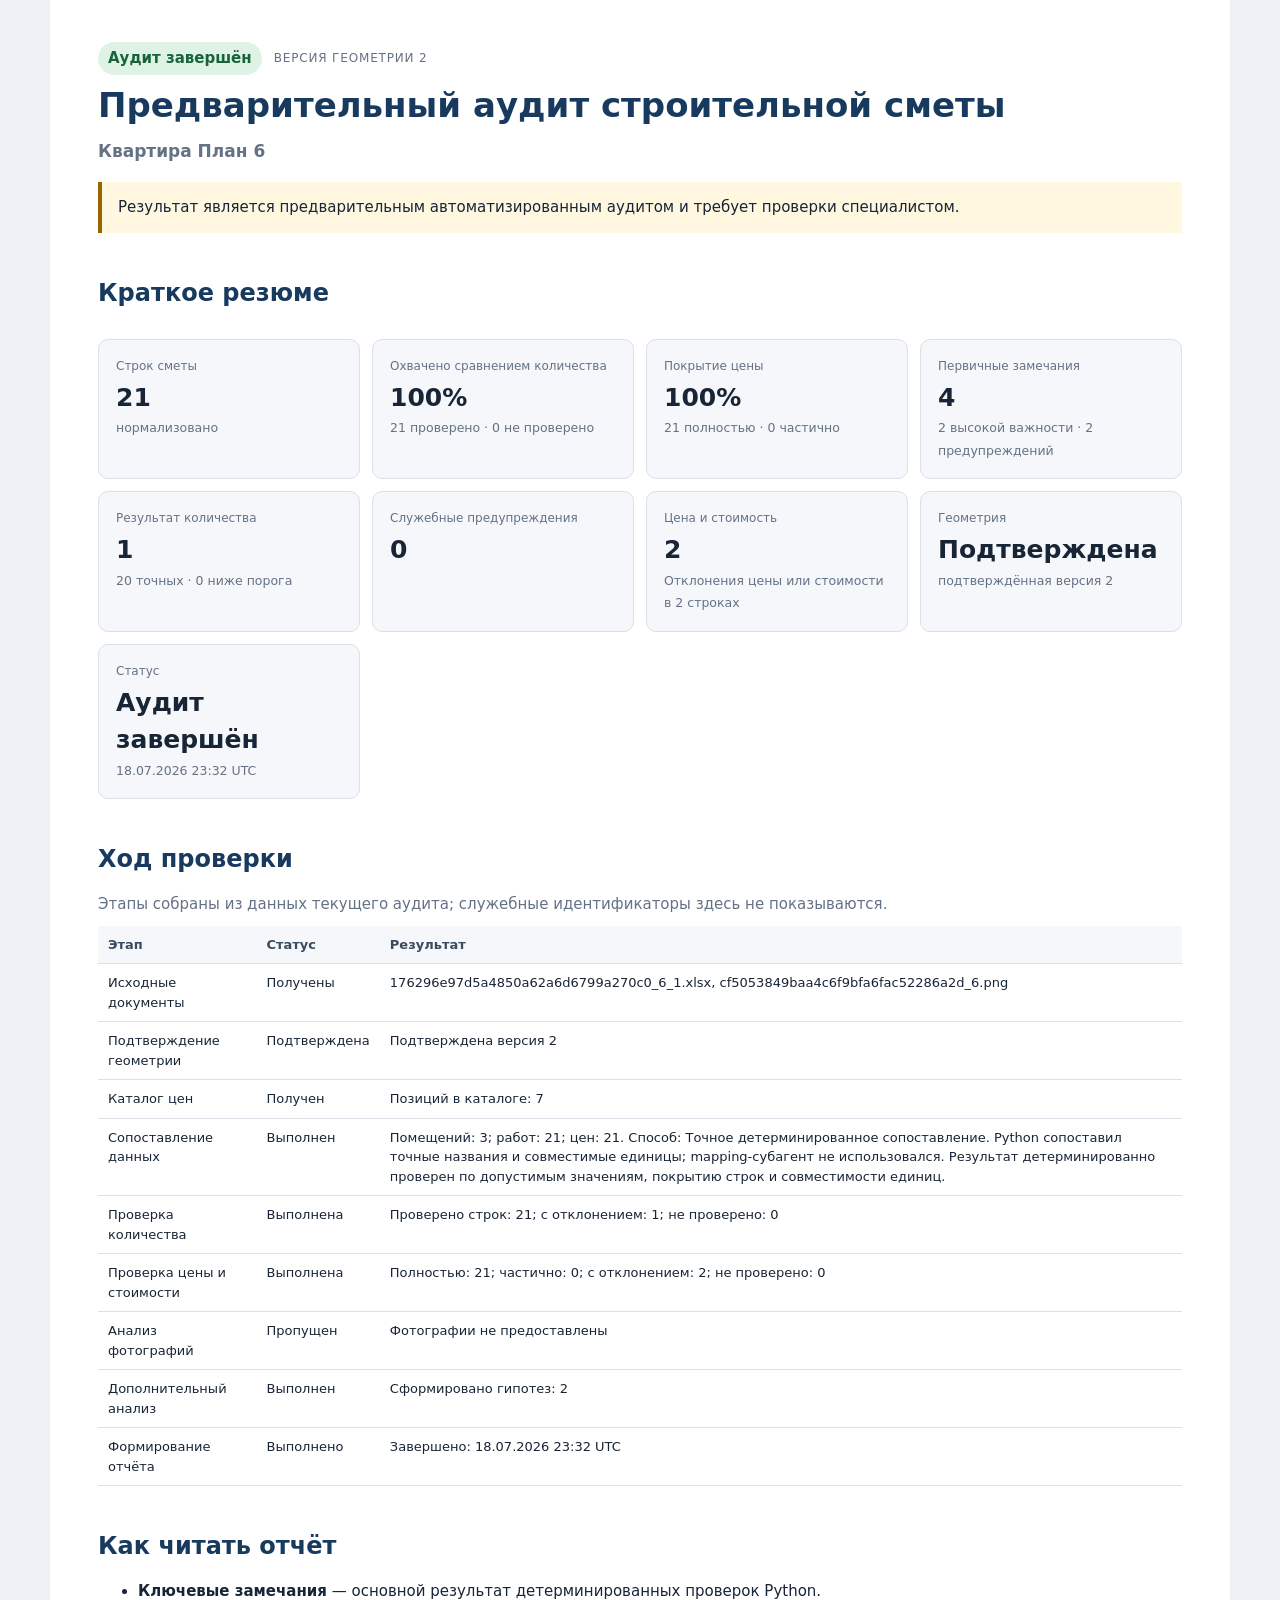
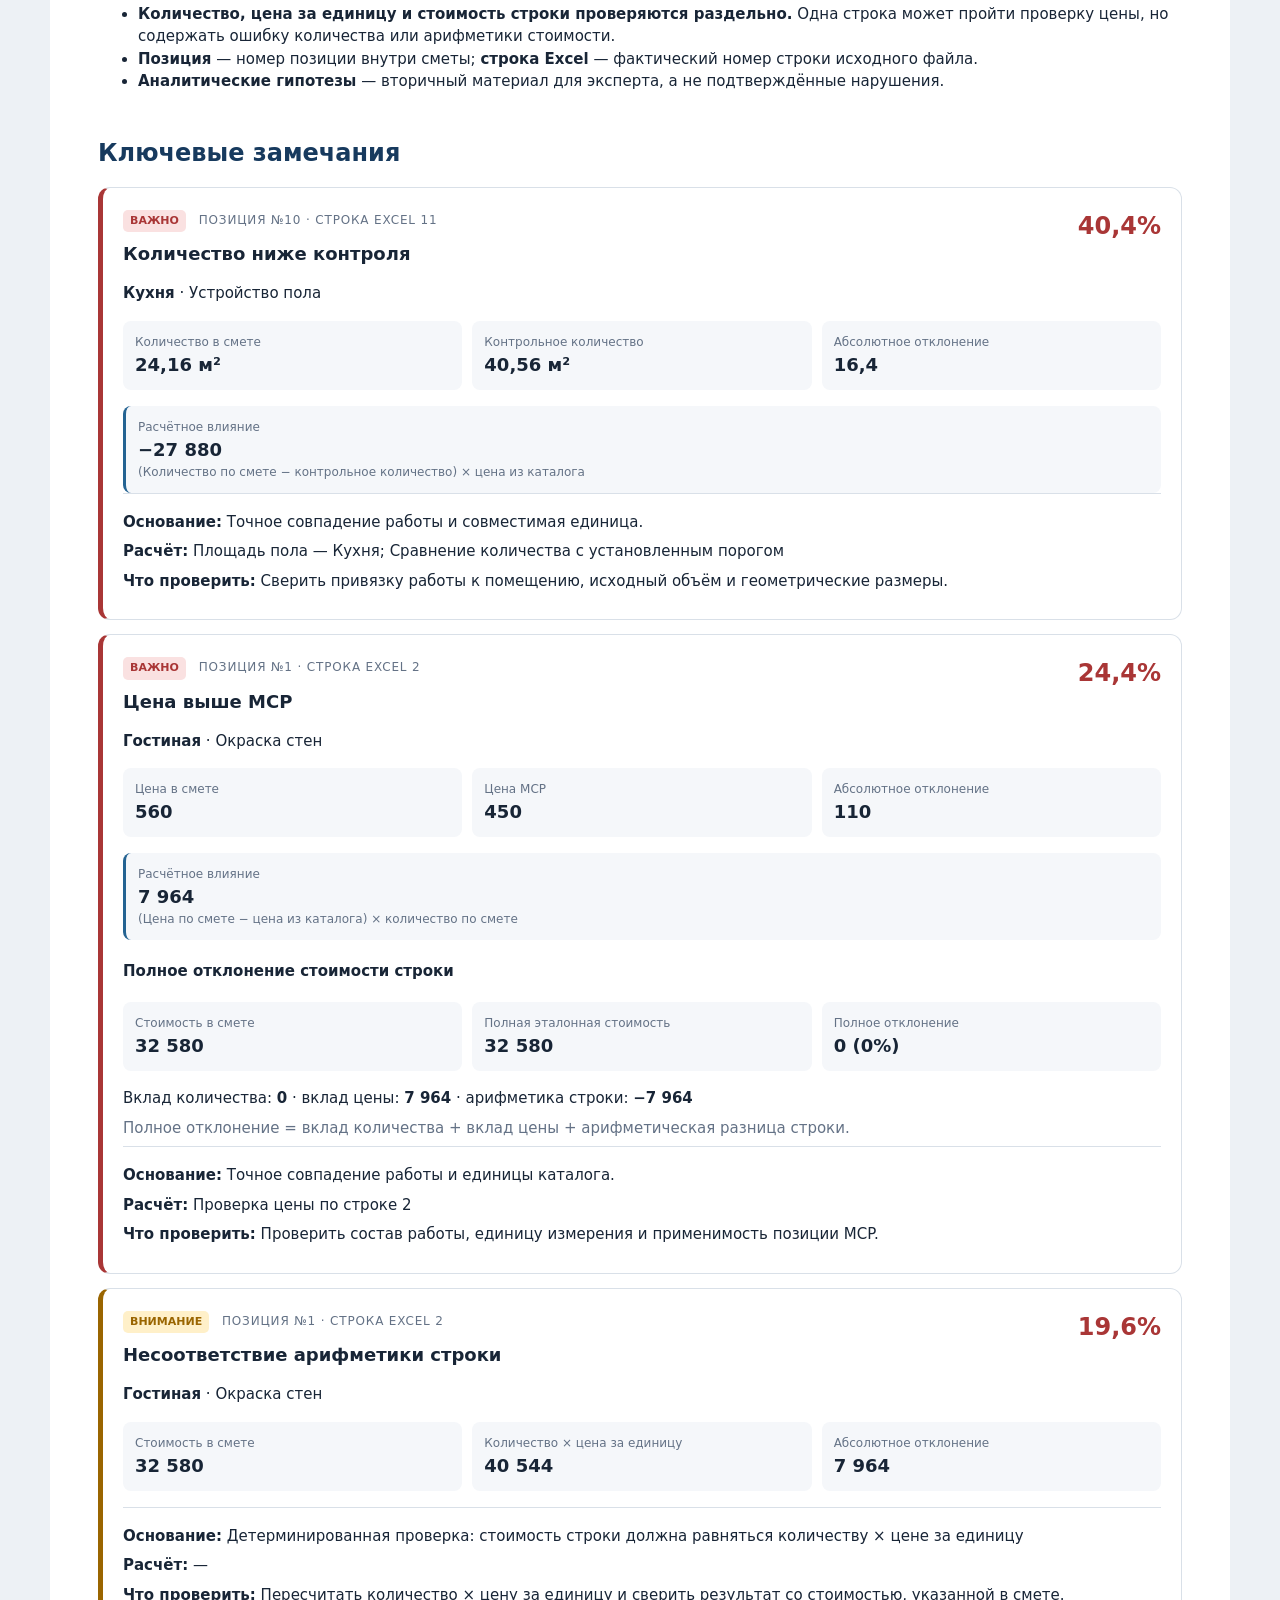
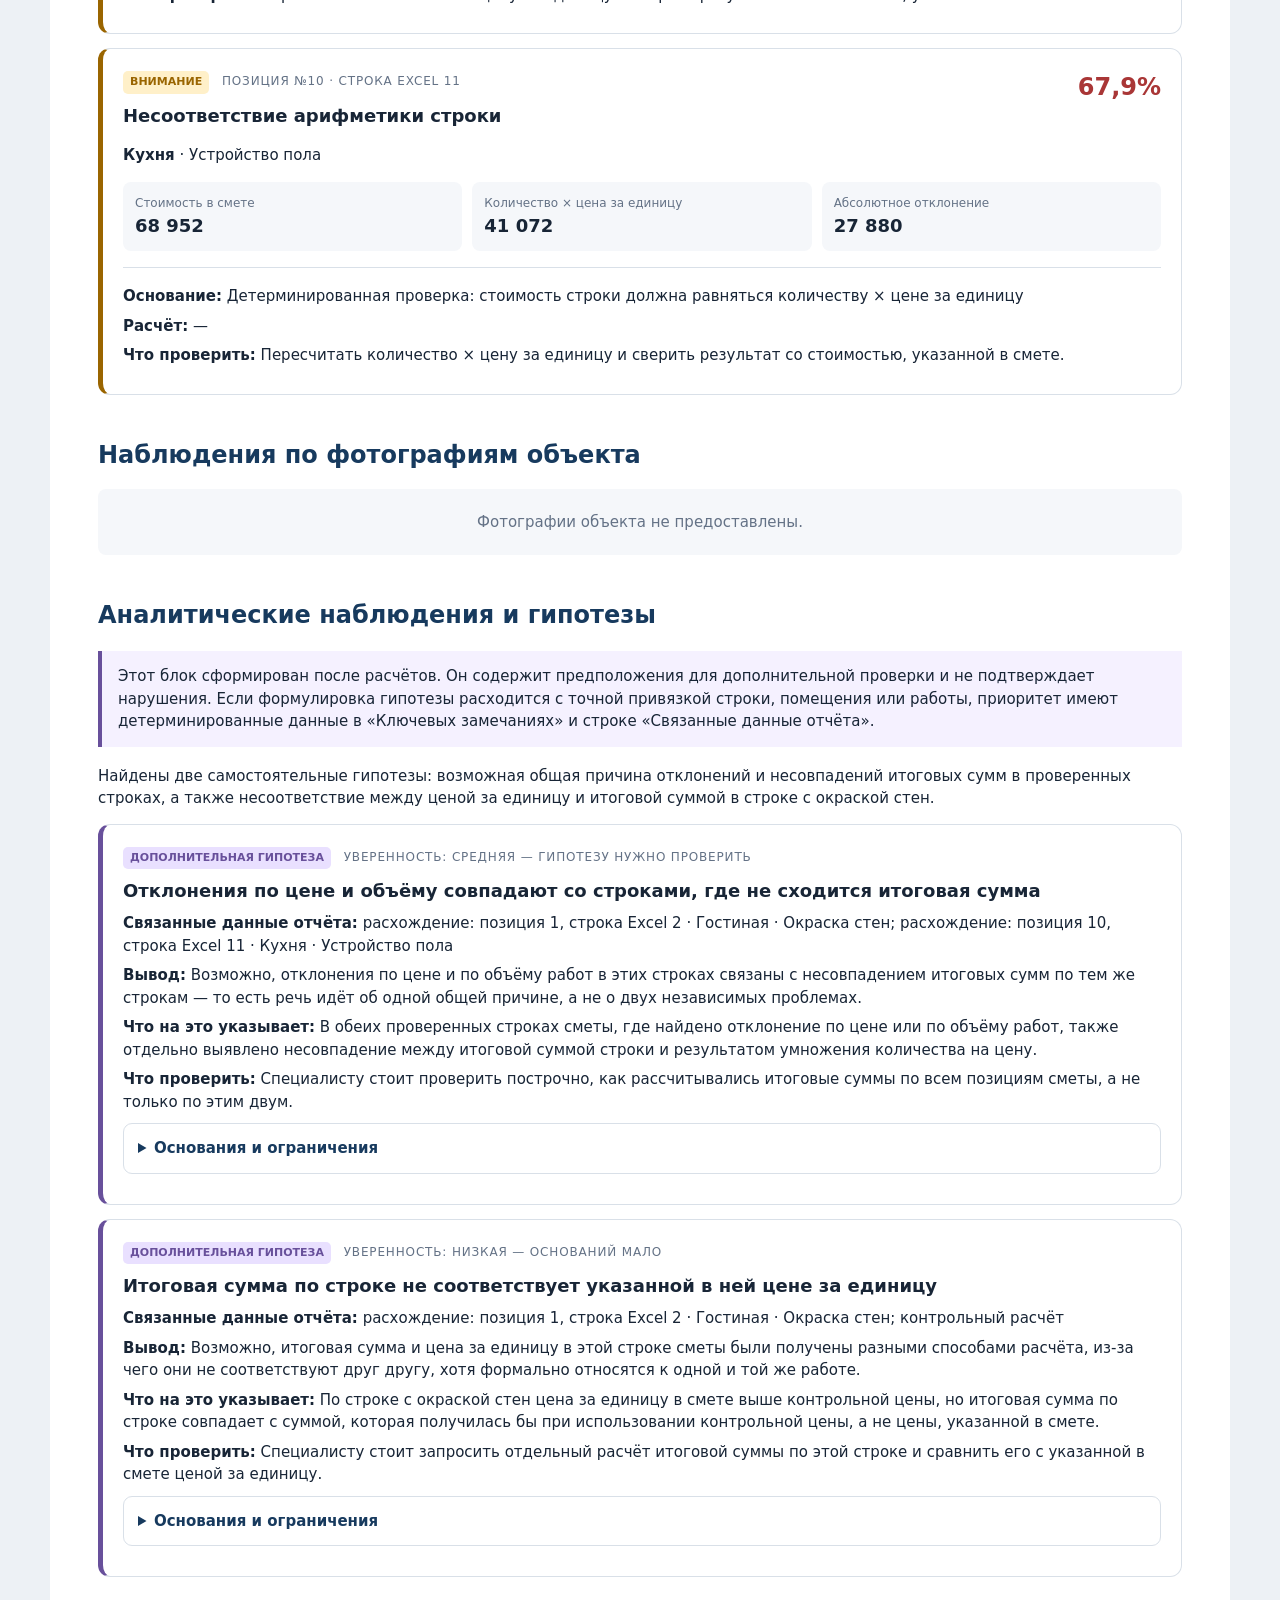
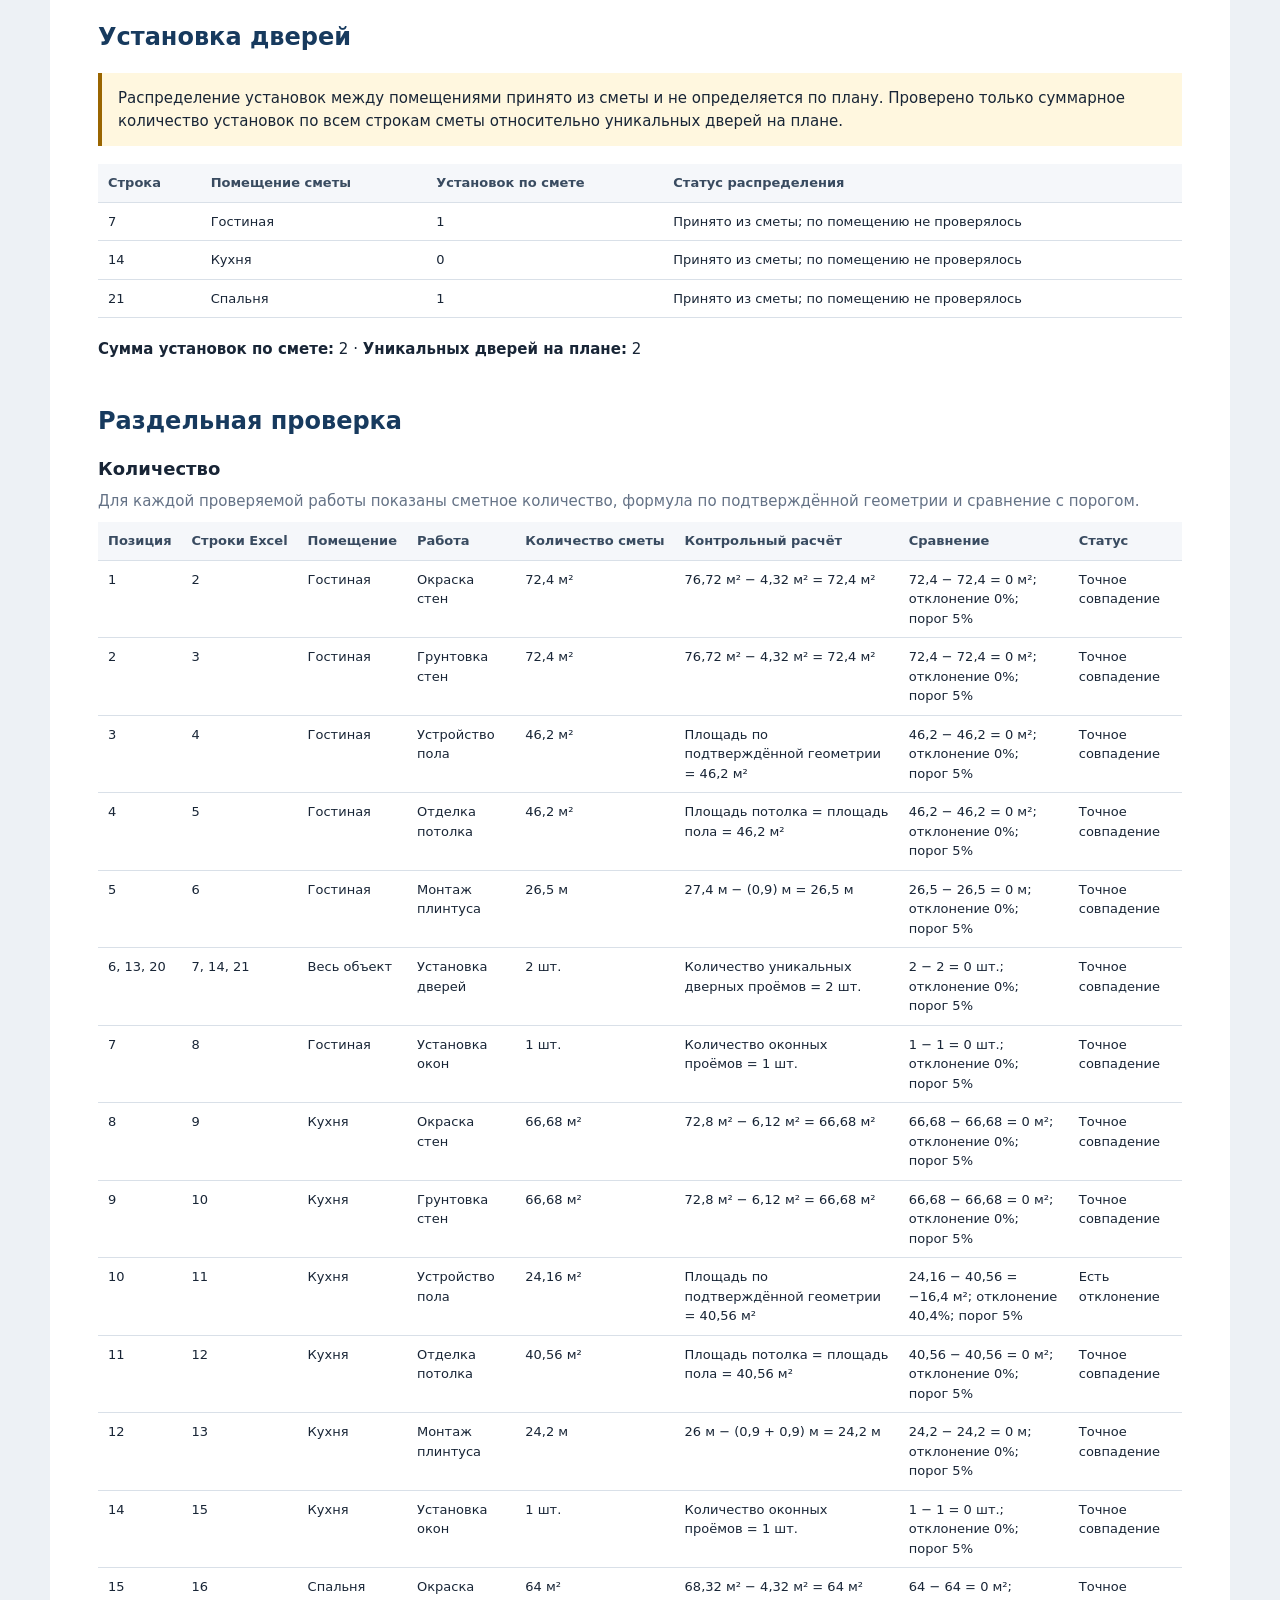
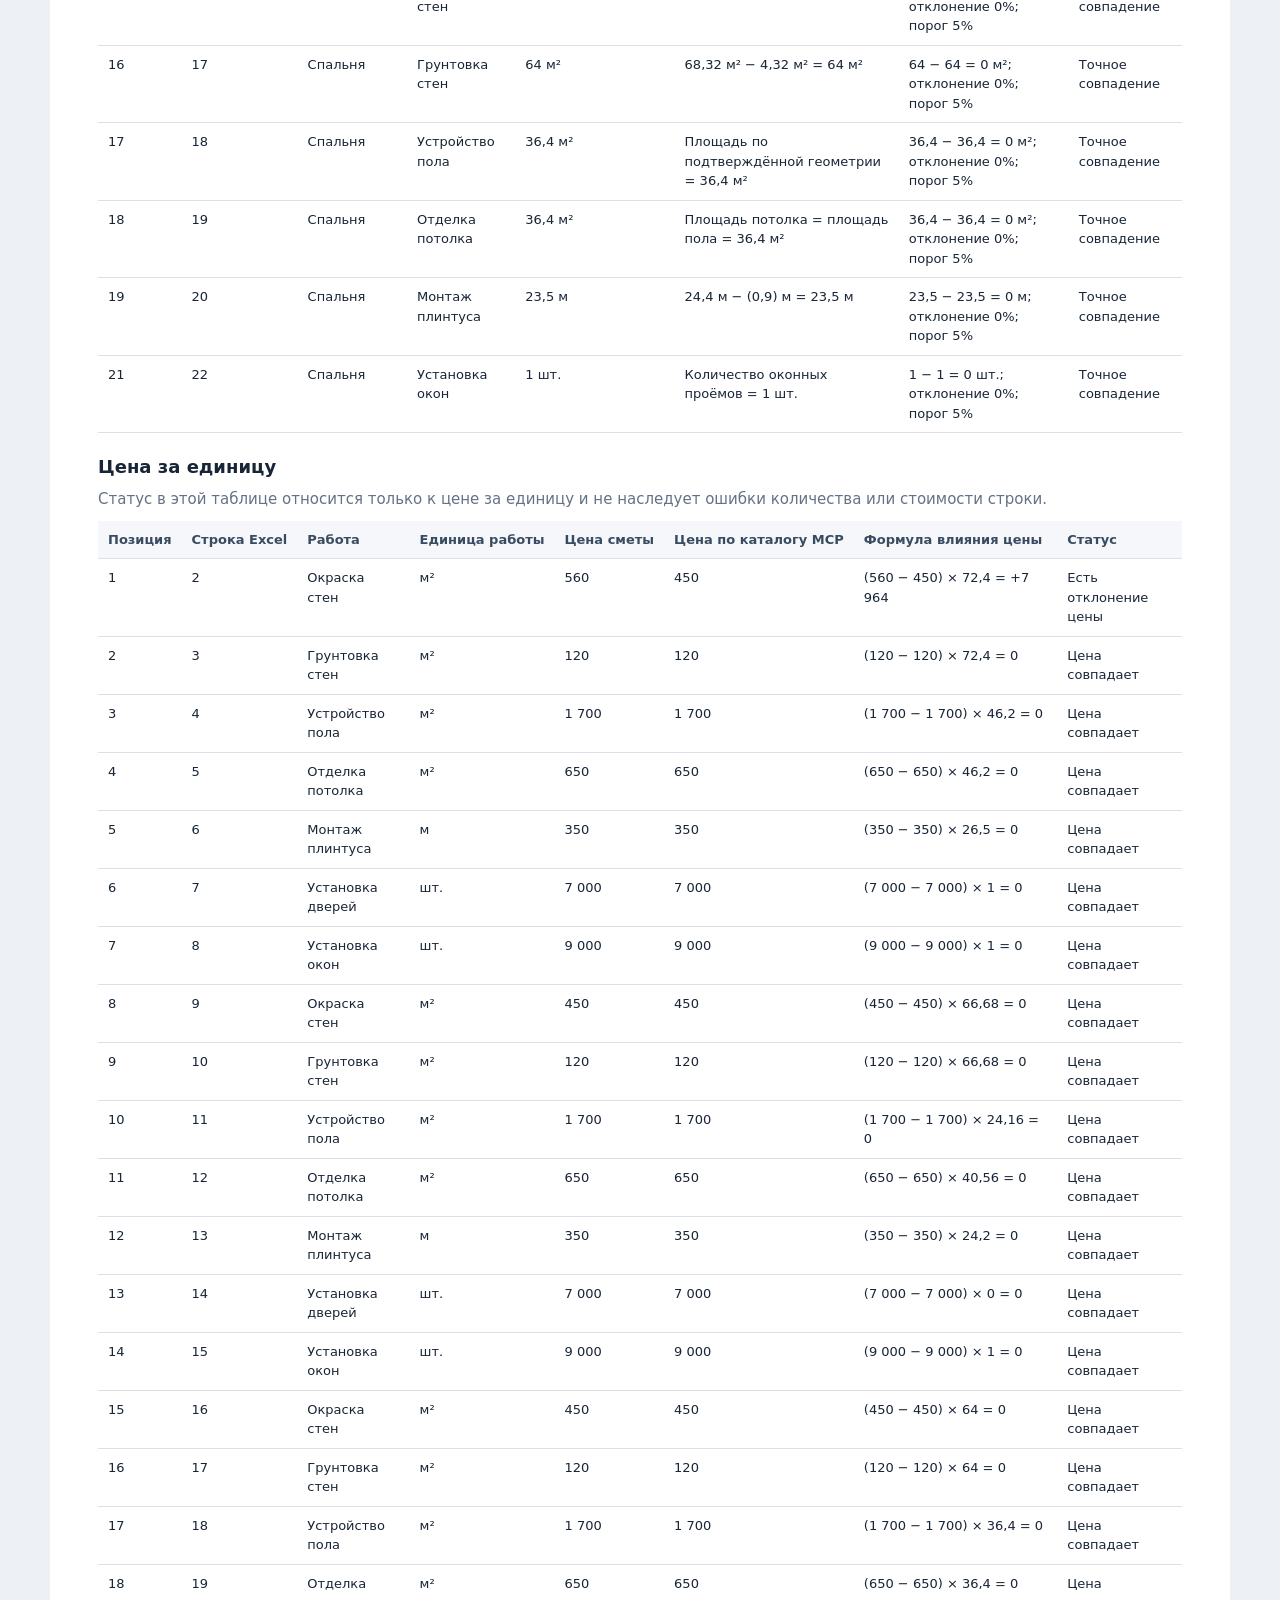
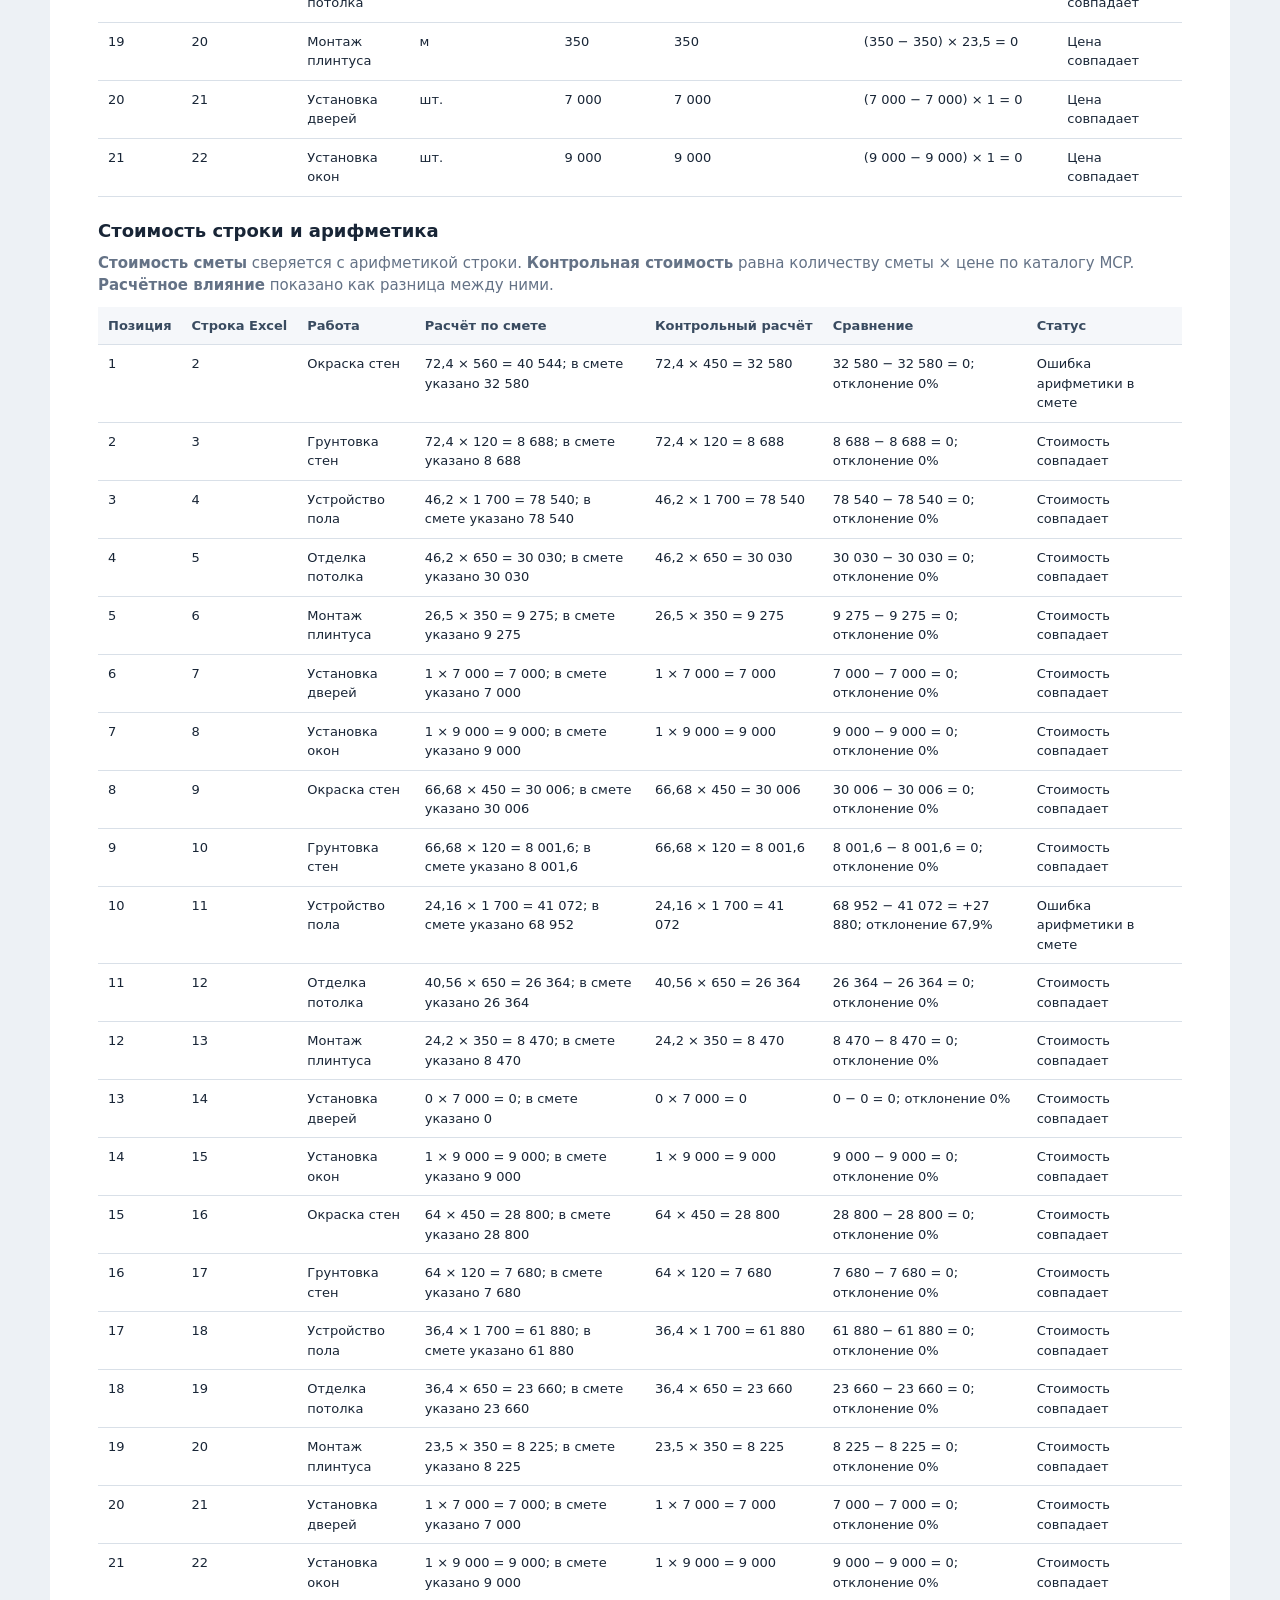
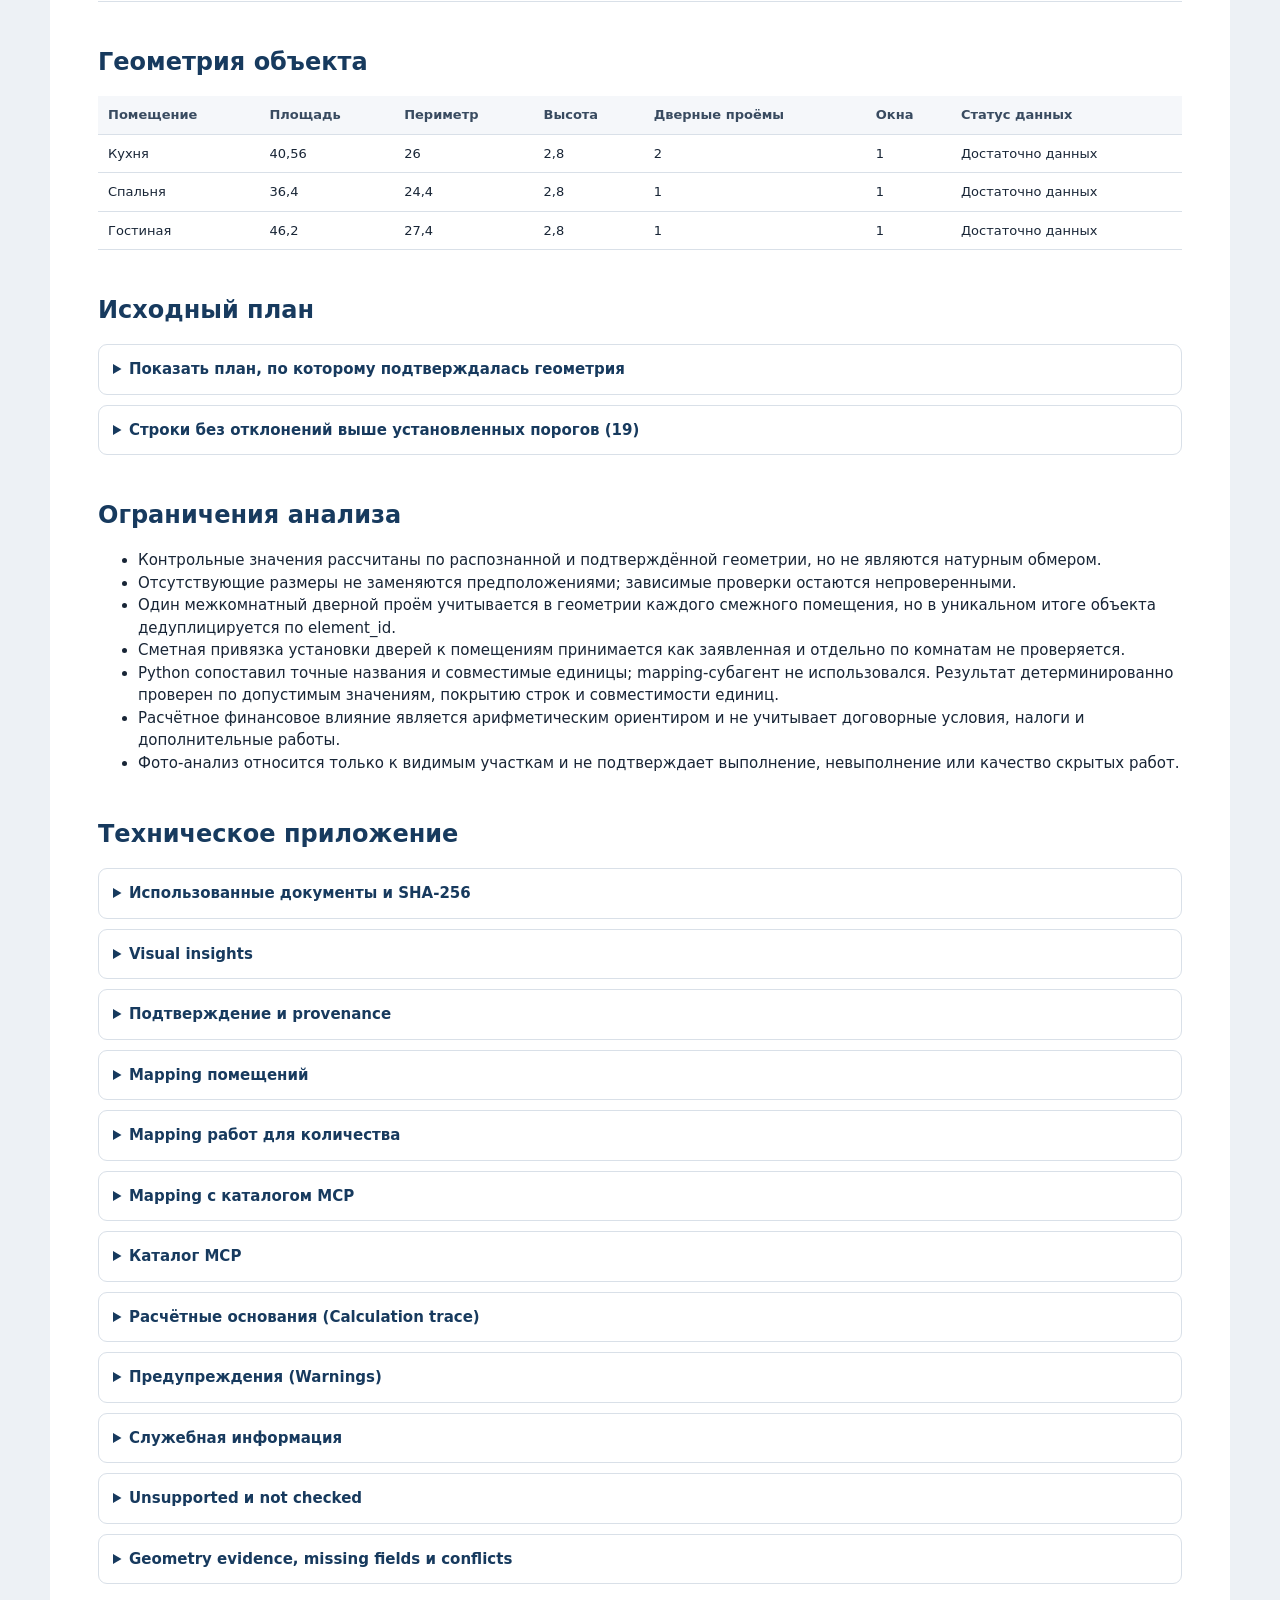
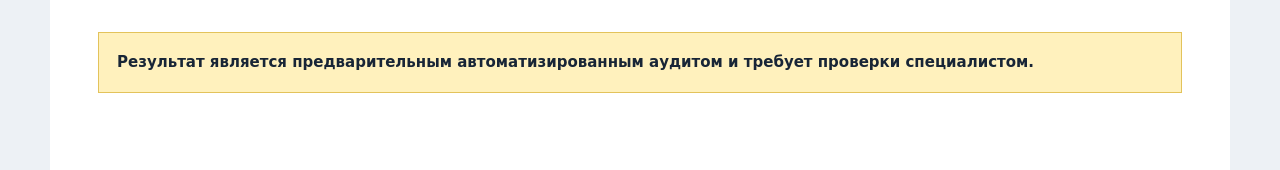
<file: examples/stability-evidence/01-apartment-intentional-errors/output/report.html>
<!doctype html>
<html lang="ru"><head><meta charset="utf-8"><meta name="viewport" content="width=device-width,initial-scale=1">
<title>Предварительный аудит — Квартира План 6</title>
<style>
:root{--ink:#182536;--muted:#647286;--line:#d9e0e8;--surface:#f5f7fa;--navy:#173a5e;--red:#a93636;--amber:#9a6500;--blue:#246392;--violet:#68509b}
*{box-sizing:border-box}body{margin:0;background:#edf1f5;color:var(--ink);font:15px/1.5 system-ui,-apple-system,sans-serif}
main{max-width:1180px;margin:0 auto;background:white;min-height:100vh;padding:42px 48px 70px}h1{font-size:34px;margin:5px 0 8px;color:var(--navy)}h2{margin:42px 0 16px;font-size:24px;color:var(--navy)}h3{margin:8px 0;font-size:18px}p{margin:7px 0}.eyebrow{font-size:12px;text-transform:uppercase;letter-spacing:.07em;color:var(--muted)}
.lead{font-size:17px;color:var(--muted)}.status-line{display:flex;gap:12px;align-items:center;flex-wrap:wrap}.status{background:#dff2e6;color:#17643a;padding:5px 10px;border-radius:999px;font-weight:700}
.notice,.hypothesis-note{padding:14px 16px;border-left:4px solid var(--amber);background:#fff7df;margin:18px 0}.hypothesis-note{border-color:var(--violet);background:#f5f1ff}
.kpis{display:grid;grid-template-columns:repeat(4,1fr);gap:12px;margin:28px 0}.kpi{padding:17px;border:1px solid var(--line);border-radius:10px;background:var(--surface)}.kpi span{display:block;color:var(--muted);font-size:12px}.kpi strong{display:block;font-size:25px;margin-top:4px}.kpi small{color:var(--muted)}
.finding,.insight{border:1px solid var(--line);border-radius:12px;padding:20px;margin:14px 0;background:#fff}.finding.high{border-left:5px solid var(--red)}.finding.warning{border-left:5px solid var(--amber)}.finding-head{display:flex;justify-content:space-between;gap:20px}.deviation{font-size:24px;font-weight:700;color:var(--red)}.badge{display:inline-block;font-size:11px;font-weight:800;text-transform:uppercase;padding:3px 7px;border-radius:5px;margin-right:8px}.badge.high{background:#fae1e1;color:var(--red)}.badge.warning{background:#fff0c9;color:var(--amber)}.badge.hypothesis{background:#e9e0ff;color:var(--violet)}
.comparison{display:grid;grid-template-columns:repeat(3,1fr);gap:10px;margin:16px 0}.comparison>div,.impact{background:var(--surface);padding:12px;border-radius:8px}.comparison span,.impact span,.impact small{display:block;color:var(--muted);font-size:12px}.comparison strong,.impact strong{font-size:18px}.impact{border-left:3px solid var(--blue)}.finding-notes{border-top:1px solid var(--line);padding-top:10px}.insight{border-left:5px solid var(--violet)}.muted{color:var(--muted)}
.table-wrap{overflow:auto;margin:10px 0 20px}table{border-collapse:collapse;width:100%;font-size:13px}th,td{padding:9px 10px;border-bottom:1px solid var(--line);text-align:left;vertical-align:top}th{background:var(--surface);color:#394b60;white-space:nowrap}.empty,.empty-state{padding:22px;color:var(--muted);background:var(--surface);border-radius:8px;text-align:center}
details{border:1px solid var(--line);border-radius:9px;padding:0 14px;margin:10px 0}summary{cursor:pointer;font-weight:700;padding:13px 0;color:var(--navy)}.plan-preview img{display:block;max-width:100%;height:auto;margin:12px auto 18px;border:1px solid var(--line);border-radius:8px;background:white}pre{white-space:pre-wrap;overflow-wrap:anywhere;background:#172231;color:#eef4fa;padding:14px;border-radius:8px;font-size:12px}.disclaimer{margin-top:48px;padding:18px;background:#fff1bd;border:1px solid #e3c35b;font-weight:700}
@media(max-width:800px){main{padding:24px 18px}.kpis{grid-template-columns:1fr 1fr}.comparison{grid-template-columns:1fr}}
</style></head><body><main>
<header><div class="status-line"><span class="status">Аудит завершён</span><span class="eyebrow">Версия геометрии 2</span></div>
<h1>Предварительный аудит строительной сметы</h1><p class="lead"><strong>Квартира План 6</strong></p>
<div class="notice">Результат является предварительным автоматизированным аудитом и требует проверки специалистом.</div></header>

<section><h2>Краткое резюме</h2><div class="kpis">
<div class="kpi"><span>Строк сметы</span><strong>21</strong><small>нормализовано</small></div>
<div class="kpi"><span>Охвачено сравнением количества</span><strong>100%</strong><small>21 проверено · 0 не проверено</small></div>
<div class="kpi"><span>Покрытие цены</span><strong>100%</strong><small>21 полностью · 0 частично</small></div>
<div class="kpi"><span>Первичные замечания</span><strong>4</strong><small>2 высокой важности · 2 предупреждений</small></div>
<div class="kpi"><span>Результат количества</span><strong>1</strong><small>20 точных · 0 ниже порога</small></div>
<div class="kpi"><span>Служебные предупреждения</span><strong>0</strong></div>
<div class="kpi"><span>Цена и стоимость</span><strong>2</strong><small>Отклонения цены или стоимости в 2 строках</small></div>
<div class="kpi"><span>Геометрия</span><strong>Подтверждена</strong><small>подтверждённая версия 2</small></div>
<div class="kpi"><span>Статус</span><strong>Аудит завершён</strong><small>18.07.2026 23:32 UTC</small></div>
</div></section>

<section><h2>Ход проверки</h2>
<p class="muted">Этапы собраны из данных текущего аудита; служебные идентификаторы здесь не показываются.</p>
<div class="table-wrap"><table><thead><tr><th>Этап</th><th>Статус</th><th>Результат</th></tr></thead><tbody><tr><td>Исходные документы</td><td>Получены</td><td>176296e97d5a4850a62a6d6799a270c0_6_1.xlsx, cf5053849baa4c6f9bfa6fac52286a2d_6.png</td></tr><tr><td>Подтверждение геометрии</td><td>Подтверждена</td><td>Подтверждена версия 2</td></tr><tr><td>Каталог цен</td><td>Получен</td><td>Позиций в каталоге: 7</td></tr><tr><td>Сопоставление данных</td><td>Выполнен</td><td>Помещений: 3; работ: 21; цен: 21. Способ: Точное детерминированное сопоставление. Python сопоставил точные названия и совместимые единицы; mapping-субагент не использовался. Результат детерминированно проверен по допустимым значениям, покрытию строк и совместимости единиц.</td></tr><tr><td>Проверка количества</td><td>Выполнена</td><td>Проверено строк: 21; с отклонением: 1; не проверено: 0</td></tr><tr><td>Проверка цены и стоимости</td><td>Выполнена</td><td>Полностью: 21; частично: 0; с отклонением: 2; не проверено: 0</td></tr><tr><td>Анализ фотографий</td><td>Пропущен</td><td>Фотографии не предоставлены</td></tr><tr><td>Дополнительный анализ</td><td>Выполнен</td><td>Сформировано гипотез: 2</td></tr><tr><td>Формирование отчёта</td><td>Выполнено</td><td>Завершено: 18.07.2026 23:32 UTC</td></tr></tbody></table></div></section>

<section><h2>Как читать отчёт</h2><ul>
<li><strong>Ключевые замечания</strong> — основной результат детерминированных проверок Python.</li>
<li><strong>Количество, цена за единицу и стоимость строки проверяются раздельно.</strong> Одна строка может пройти проверку цены, но содержать ошибку количества или арифметики стоимости.</li>
<li><strong>Позиция</strong> — номер позиции внутри сметы; <strong>строка Excel</strong> — фактический номер строки исходного файла.</li>
<li><strong>Аналитические гипотезы</strong> — вторичный материал для эксперта, а не подтверждённые нарушения.</li>
</ul></section>

<section><h2>Ключевые замечания</h2>
    <article class="finding high">
      <div class="finding-head"><div><span class="badge high">важно</span>
      <span class="eyebrow">Позиция №10 · строка Excel 11</span>
      <h3>Количество ниже контроля</h3></div>
      <div class="deviation">40,4%</div></div>
      <p><strong>Кухня</strong> · Устройство пола</p>
      <div class="comparison"><div><span>Количество в смете</span><strong>24,16 м²</strong></div>
      <div><span>Контрольное количество</span><strong>40,56 м²</strong></div>
      <div><span>Абсолютное отклонение</span><strong>16,4</strong></div></div>
      <div class="impact"><span>Расчётное влияние</span><strong>−27 880</strong><small>(Количество по смете − контрольное количество) × цена из каталога</small></div>
      
      <div class="finding-notes"><p><strong>Основание:</strong> Точное совпадение работы и совместимая единица.</p>
      <p><strong>Расчёт:</strong> Площадь пола — Кухня; Сравнение количества с установленным порогом</p>
      <p><strong>Что проверить:</strong> Сверить привязку работы к помещению, исходный объём и геометрические размеры.</p></div>
    </article>
    <article class="finding high">
      <div class="finding-head"><div><span class="badge high">важно</span>
      <span class="eyebrow">Позиция №1 · строка Excel 2</span>
      <h3>Цена выше MCP</h3></div>
      <div class="deviation">24,4%</div></div>
      <p><strong>Гостиная</strong> · Окраска стен</p>
      <div class="comparison"><div><span>Цена в смете</span><strong>560</strong></div>
      <div><span>Цена MCP</span><strong>450</strong></div>
      <div><span>Абсолютное отклонение</span><strong>110</strong></div></div>
      <div class="impact"><span>Расчётное влияние</span><strong>7 964</strong><small>(Цена по смете − цена из каталога) × количество по смете</small></div>
      
        <div class="line-analysis"><h4>Полное отклонение стоимости строки</h4>
        <div class="comparison"><div><span>Стоимость в смете</span><strong>32 580</strong></div>
        <div><span>Полная эталонная стоимость</span><strong>32 580</strong></div>
        <div><span>Полное отклонение</span><strong>0 (0%)</strong></div></div>
        <p>Вклад количества: <strong>0</strong> · вклад цены: <strong>7 964</strong> · арифметика строки: <strong>−7 964</strong></p>
        <p class="muted">Полное отклонение = вклад количества + вклад цены + арифметическая разница строки.</p>
        </div>
      <div class="finding-notes"><p><strong>Основание:</strong> Точное совпадение работы и единицы каталога.</p>
      <p><strong>Расчёт:</strong> Проверка цены по строке 2</p>
      <p><strong>Что проверить:</strong> Проверить состав работы, единицу измерения и применимость позиции MCP.</p></div>
    </article>
    <article class="finding warning">
      <div class="finding-head"><div><span class="badge warning">внимание</span>
      <span class="eyebrow">Позиция №1 · строка Excel 2</span>
      <h3>Несоответствие арифметики строки</h3></div>
      <div class="deviation">19,6%</div></div>
      <p><strong>Гостиная</strong> · Окраска стен</p>
      <div class="comparison"><div><span>Стоимость в смете</span><strong>32 580</strong></div>
      <div><span>Количество × цена за единицу</span><strong>40 544</strong></div>
      <div><span>Абсолютное отклонение</span><strong>7 964</strong></div></div>
      
      
      <div class="finding-notes"><p><strong>Основание:</strong> Детерминированная проверка: стоимость строки должна равняться количеству × цене за единицу</p>
      <p><strong>Расчёт:</strong> —</p>
      <p><strong>Что проверить:</strong> Пересчитать количество × цену за единицу и сверить результат со стоимостью, указанной в смете.</p></div>
    </article>
    <article class="finding warning">
      <div class="finding-head"><div><span class="badge warning">внимание</span>
      <span class="eyebrow">Позиция №10 · строка Excel 11</span>
      <h3>Несоответствие арифметики строки</h3></div>
      <div class="deviation">67,9%</div></div>
      <p><strong>Кухня</strong> · Устройство пола</p>
      <div class="comparison"><div><span>Стоимость в смете</span><strong>68 952</strong></div>
      <div><span>Количество × цена за единицу</span><strong>41 072</strong></div>
      <div><span>Абсолютное отклонение</span><strong>27 880</strong></div></div>
      
      
      <div class="finding-notes"><p><strong>Основание:</strong> Детерминированная проверка: стоимость строки должна равняться количеству × цене за единицу</p>
      <p><strong>Расчёт:</strong> —</p>
      <p><strong>Что проверить:</strong> Пересчитать количество × цену за единицу и сверить результат со стоимостью, указанной в смете.</p></div>
    </article></section>
<section><h2>Наблюдения по фотографиям объекта</h2>
        <div class="empty-state">Фотографии объекта не предоставлены.</div></section>
<section><h2>Аналитические наблюдения и гипотезы</h2>
    <div class="hypothesis-note">Этот блок сформирован после расчётов. Он содержит предположения для дополнительной проверки и не подтверждает нарушения. Если формулировка гипотезы расходится с точной привязкой строки, помещения или работы, приоритет имеют детерминированные данные в «Ключевых замечаниях» и строке «Связанные данные отчёта».</div>
    <p>Найдены две самостоятельные гипотезы: возможная общая причина отклонений и несовпадений итоговых сумм в проверенных строках, а также несоответствие между ценой за единицу и итоговой суммой в строке с окраской стен.</p><article class="insight"><div><span class="badge hypothesis">Дополнительная гипотеза</span>
            <span class="eyebrow">Уверенность: средняя — гипотезу нужно проверить</span></div>
            <h3>Отклонения по цене и объёму совпадают со строками, где не сходится итоговая сумма</h3>
            <p><strong>Связанные данные отчёта:</strong> расхождение: позиция 1, строка Excel 2 · Гостиная · Окраска стен; расхождение: позиция 10, строка Excel 11 · Кухня · Устройство пола</p>
            <p><strong>Вывод:</strong> Возможно, отклонения по цене и по объёму работ в этих строках связаны с несовпадением итоговых сумм по тем же строкам — то есть речь идёт об одной общей причине, а не о двух независимых проблемах.</p>
            <p><strong>Что на это указывает:</strong> В обеих проверенных строках сметы, где найдено отклонение по цене или по объёму работ, также отдельно выявлено несовпадение между итоговой суммой строки и результатом умножения количества на цену.</p>
            <p><strong>Что проверить:</strong> Специалисту стоит проверить построчно, как рассчитывались итоговые суммы по всем позициям сметы, а не только по этим двум.</p>
            <details><summary>Основания и ограничения</summary>
            <p><strong>Основания:</strong> расхождение: позиция 1, строка Excel 2 · Гостиная · Окраска стен; расхождение: позиция 10, строка Excel 11 · Кухня · Устройство пола</p>
            <p class="muted"><strong>Ограничения:</strong> Проверены только две строки сметы, поэтому нельзя утверждать, что это относится ко всей смете.</p></details></article><article class="insight"><div><span class="badge hypothesis">Дополнительная гипотеза</span>
            <span class="eyebrow">Уверенность: низкая — оснований мало</span></div>
            <h3>Итоговая сумма по строке не соответствует указанной в ней цене за единицу</h3>
            <p><strong>Связанные данные отчёта:</strong> расхождение: позиция 1, строка Excel 2 · Гостиная · Окраска стен; контрольный расчёт</p>
            <p><strong>Вывод:</strong> Возможно, итоговая сумма и цена за единицу в этой строке сметы были получены разными способами расчёта, из-за чего они не соответствуют друг другу, хотя формально относятся к одной и той же работе.</p>
            <p><strong>Что на это указывает:</strong> По строке с окраской стен цена за единицу в смете выше контрольной цены, но итоговая сумма по строке совпадает с суммой, которая получилась бы при использовании контрольной цены, а не цены, указанной в смете.</p>
            <p><strong>Что проверить:</strong> Специалисту стоит запросить отдельный расчёт итоговой суммы по этой строке и сравнить его с указанной в смете ценой за единицу.</p>
            <details><summary>Основания и ограничения</summary>
            <p><strong>Основания:</strong> расхождение: позиция 1, строка Excel 2 · Гостиная · Окраска стен; контрольный расчёт</p>
            <p class="muted"><strong>Ограничения:</strong> Доступных данных недостаточно, чтобы понять, каким образом на самом деле формировалась итоговая сумма по этой строке.</p></details></article></section>

<section><h2>Установка дверей</h2>
<div class="notice">Распределение установок между помещениями принято из сметы и не определяется по плану. Проверено только суммарное количество установок по всем строкам сметы относительно уникальных дверей на плане.</div>
<div class="table-wrap"><table><thead><tr><th>Строка</th><th>Помещение сметы</th><th>Установок по смете</th><th>Статус распределения</th></tr></thead><tbody><tr><td>7</td><td>Гостиная</td><td>1</td><td>Принято из сметы; по помещению не проверялось</td></tr><tr><td>14</td><td>Кухня</td><td>0</td><td>Принято из сметы; по помещению не проверялось</td></tr><tr><td>21</td><td>Спальня</td><td>1</td><td>Принято из сметы; по помещению не проверялось</td></tr></tbody></table></div>
<p><strong>Сумма установок по смете:</strong> 2 · <strong>Уникальных дверей на плане:</strong> 2</p>
</section>

<section><h2>Раздельная проверка</h2>
<h3>Количество</h3><p class="muted">Для каждой проверяемой работы показаны сметное количество, формула по подтверждённой геометрии и сравнение с порогом.</p>
<div class="table-wrap"><table><thead><tr><th>Позиция</th><th>Строки Excel</th><th>Помещение</th><th>Работа</th><th>Количество сметы</th><th>Контрольный расчёт</th><th>Сравнение</th><th>Статус</th></tr></thead><tbody><tr><td>1</td><td>2</td><td>Гостиная</td><td>Окраска стен</td><td>72,4 м²</td><td>76,72 м² − 4,32 м² = 72,4 м²</td><td>72,4 − 72,4 = 0 м²; отклонение 0%; порог 5%</td><td>Точное совпадение</td></tr><tr><td>2</td><td>3</td><td>Гостиная</td><td>Грунтовка стен</td><td>72,4 м²</td><td>76,72 м² − 4,32 м² = 72,4 м²</td><td>72,4 − 72,4 = 0 м²; отклонение 0%; порог 5%</td><td>Точное совпадение</td></tr><tr><td>3</td><td>4</td><td>Гостиная</td><td>Устройство пола</td><td>46,2 м²</td><td>Площадь по подтверждённой геометрии = 46,2 м²</td><td>46,2 − 46,2 = 0 м²; отклонение 0%; порог 5%</td><td>Точное совпадение</td></tr><tr><td>4</td><td>5</td><td>Гостиная</td><td>Отделка потолка</td><td>46,2 м²</td><td>Площадь потолка = площадь пола = 46,2 м²</td><td>46,2 − 46,2 = 0 м²; отклонение 0%; порог 5%</td><td>Точное совпадение</td></tr><tr><td>5</td><td>6</td><td>Гостиная</td><td>Монтаж плинтуса</td><td>26,5 м</td><td>27,4 м − (0,9) м = 26,5 м</td><td>26,5 − 26,5 = 0 м; отклонение 0%; порог 5%</td><td>Точное совпадение</td></tr><tr><td>6, 13, 20</td><td>7, 14, 21</td><td>Весь объект</td><td>Установка дверей</td><td>2 шт.</td><td>Количество уникальных дверных проёмов = 2 шт.</td><td>2 − 2 = 0 шт.; отклонение 0%; порог 5%</td><td>Точное совпадение</td></tr><tr><td>7</td><td>8</td><td>Гостиная</td><td>Установка окон</td><td>1 шт.</td><td>Количество оконных проёмов = 1 шт.</td><td>1 − 1 = 0 шт.; отклонение 0%; порог 5%</td><td>Точное совпадение</td></tr><tr><td>8</td><td>9</td><td>Кухня</td><td>Окраска стен</td><td>66,68 м²</td><td>72,8 м² − 6,12 м² = 66,68 м²</td><td>66,68 − 66,68 = 0 м²; отклонение 0%; порог 5%</td><td>Точное совпадение</td></tr><tr><td>9</td><td>10</td><td>Кухня</td><td>Грунтовка стен</td><td>66,68 м²</td><td>72,8 м² − 6,12 м² = 66,68 м²</td><td>66,68 − 66,68 = 0 м²; отклонение 0%; порог 5%</td><td>Точное совпадение</td></tr><tr><td>10</td><td>11</td><td>Кухня</td><td>Устройство пола</td><td>24,16 м²</td><td>Площадь по подтверждённой геометрии = 40,56 м²</td><td>24,16 − 40,56 = −16,4 м²; отклонение 40,4%; порог 5%</td><td>Есть отклонение</td></tr><tr><td>11</td><td>12</td><td>Кухня</td><td>Отделка потолка</td><td>40,56 м²</td><td>Площадь потолка = площадь пола = 40,56 м²</td><td>40,56 − 40,56 = 0 м²; отклонение 0%; порог 5%</td><td>Точное совпадение</td></tr><tr><td>12</td><td>13</td><td>Кухня</td><td>Монтаж плинтуса</td><td>24,2 м</td><td>26 м − (0,9 + 0,9) м = 24,2 м</td><td>24,2 − 24,2 = 0 м; отклонение 0%; порог 5%</td><td>Точное совпадение</td></tr><tr><td>14</td><td>15</td><td>Кухня</td><td>Установка окон</td><td>1 шт.</td><td>Количество оконных проёмов = 1 шт.</td><td>1 − 1 = 0 шт.; отклонение 0%; порог 5%</td><td>Точное совпадение</td></tr><tr><td>15</td><td>16</td><td>Спальня</td><td>Окраска стен</td><td>64 м²</td><td>68,32 м² − 4,32 м² = 64 м²</td><td>64 − 64 = 0 м²; отклонение 0%; порог 5%</td><td>Точное совпадение</td></tr><tr><td>16</td><td>17</td><td>Спальня</td><td>Грунтовка стен</td><td>64 м²</td><td>68,32 м² − 4,32 м² = 64 м²</td><td>64 − 64 = 0 м²; отклонение 0%; порог 5%</td><td>Точное совпадение</td></tr><tr><td>17</td><td>18</td><td>Спальня</td><td>Устройство пола</td><td>36,4 м²</td><td>Площадь по подтверждённой геометрии = 36,4 м²</td><td>36,4 − 36,4 = 0 м²; отклонение 0%; порог 5%</td><td>Точное совпадение</td></tr><tr><td>18</td><td>19</td><td>Спальня</td><td>Отделка потолка</td><td>36,4 м²</td><td>Площадь потолка = площадь пола = 36,4 м²</td><td>36,4 − 36,4 = 0 м²; отклонение 0%; порог 5%</td><td>Точное совпадение</td></tr><tr><td>19</td><td>20</td><td>Спальня</td><td>Монтаж плинтуса</td><td>23,5 м</td><td>24,4 м − (0,9) м = 23,5 м</td><td>23,5 − 23,5 = 0 м; отклонение 0%; порог 5%</td><td>Точное совпадение</td></tr><tr><td>21</td><td>22</td><td>Спальня</td><td>Установка окон</td><td>1 шт.</td><td>Количество оконных проёмов = 1 шт.</td><td>1 − 1 = 0 шт.; отклонение 0%; порог 5%</td><td>Точное совпадение</td></tr></tbody></table></div>
<h3>Цена за единицу</h3><p class="muted">Статус в этой таблице относится только к цене за единицу и не наследует ошибки количества или стоимости строки.</p>
<div class="table-wrap"><table><thead><tr><th>Позиция</th><th>Строка Excel</th><th>Работа</th><th>Единица работы</th><th>Цена сметы</th><th>Цена по каталогу MCP</th><th>Формула влияния цены</th><th>Статус</th></tr></thead><tbody><tr><td>1</td><td>2</td><td>Окраска стен</td><td>м²</td><td>560</td><td>450</td><td>(560 − 450) × 72,4 = +7 964</td><td>Есть отклонение цены</td></tr><tr><td>2</td><td>3</td><td>Грунтовка стен</td><td>м²</td><td>120</td><td>120</td><td>(120 − 120) × 72,4 = 0</td><td>Цена совпадает</td></tr><tr><td>3</td><td>4</td><td>Устройство пола</td><td>м²</td><td>1 700</td><td>1 700</td><td>(1 700 − 1 700) × 46,2 = 0</td><td>Цена совпадает</td></tr><tr><td>4</td><td>5</td><td>Отделка потолка</td><td>м²</td><td>650</td><td>650</td><td>(650 − 650) × 46,2 = 0</td><td>Цена совпадает</td></tr><tr><td>5</td><td>6</td><td>Монтаж плинтуса</td><td>м</td><td>350</td><td>350</td><td>(350 − 350) × 26,5 = 0</td><td>Цена совпадает</td></tr><tr><td>6</td><td>7</td><td>Установка дверей</td><td>шт.</td><td>7 000</td><td>7 000</td><td>(7 000 − 7 000) × 1 = 0</td><td>Цена совпадает</td></tr><tr><td>7</td><td>8</td><td>Установка окон</td><td>шт.</td><td>9 000</td><td>9 000</td><td>(9 000 − 9 000) × 1 = 0</td><td>Цена совпадает</td></tr><tr><td>8</td><td>9</td><td>Окраска стен</td><td>м²</td><td>450</td><td>450</td><td>(450 − 450) × 66,68 = 0</td><td>Цена совпадает</td></tr><tr><td>9</td><td>10</td><td>Грунтовка стен</td><td>м²</td><td>120</td><td>120</td><td>(120 − 120) × 66,68 = 0</td><td>Цена совпадает</td></tr><tr><td>10</td><td>11</td><td>Устройство пола</td><td>м²</td><td>1 700</td><td>1 700</td><td>(1 700 − 1 700) × 24,16 = 0</td><td>Цена совпадает</td></tr><tr><td>11</td><td>12</td><td>Отделка потолка</td><td>м²</td><td>650</td><td>650</td><td>(650 − 650) × 40,56 = 0</td><td>Цена совпадает</td></tr><tr><td>12</td><td>13</td><td>Монтаж плинтуса</td><td>м</td><td>350</td><td>350</td><td>(350 − 350) × 24,2 = 0</td><td>Цена совпадает</td></tr><tr><td>13</td><td>14</td><td>Установка дверей</td><td>шт.</td><td>7 000</td><td>7 000</td><td>(7 000 − 7 000) × 0 = 0</td><td>Цена совпадает</td></tr><tr><td>14</td><td>15</td><td>Установка окон</td><td>шт.</td><td>9 000</td><td>9 000</td><td>(9 000 − 9 000) × 1 = 0</td><td>Цена совпадает</td></tr><tr><td>15</td><td>16</td><td>Окраска стен</td><td>м²</td><td>450</td><td>450</td><td>(450 − 450) × 64 = 0</td><td>Цена совпадает</td></tr><tr><td>16</td><td>17</td><td>Грунтовка стен</td><td>м²</td><td>120</td><td>120</td><td>(120 − 120) × 64 = 0</td><td>Цена совпадает</td></tr><tr><td>17</td><td>18</td><td>Устройство пола</td><td>м²</td><td>1 700</td><td>1 700</td><td>(1 700 − 1 700) × 36,4 = 0</td><td>Цена совпадает</td></tr><tr><td>18</td><td>19</td><td>Отделка потолка</td><td>м²</td><td>650</td><td>650</td><td>(650 − 650) × 36,4 = 0</td><td>Цена совпадает</td></tr><tr><td>19</td><td>20</td><td>Монтаж плинтуса</td><td>м</td><td>350</td><td>350</td><td>(350 − 350) × 23,5 = 0</td><td>Цена совпадает</td></tr><tr><td>20</td><td>21</td><td>Установка дверей</td><td>шт.</td><td>7 000</td><td>7 000</td><td>(7 000 − 7 000) × 1 = 0</td><td>Цена совпадает</td></tr><tr><td>21</td><td>22</td><td>Установка окон</td><td>шт.</td><td>9 000</td><td>9 000</td><td>(9 000 − 9 000) × 1 = 0</td><td>Цена совпадает</td></tr></tbody></table></div>
<h3>Стоимость строки и арифметика</h3><p class="muted"><strong>Стоимость сметы</strong> сверяется с арифметикой строки. <strong>Контрольная стоимость</strong> равна количеству сметы × цене по каталогу MCP. <strong>Расчётное влияние</strong> показано как разница между ними.</p>
<div class="table-wrap"><table><thead><tr><th>Позиция</th><th>Строка Excel</th><th>Работа</th><th>Расчёт по смете</th><th>Контрольный расчёт</th><th>Сравнение</th><th>Статус</th></tr></thead><tbody><tr><td>1</td><td>2</td><td>Окраска стен</td><td>72,4 × 560 = 40 544; в смете указано 32 580</td><td>72,4 × 450 = 32 580</td><td>32 580 − 32 580 = 0; отклонение 0%</td><td>Ошибка арифметики в смете</td></tr><tr><td>2</td><td>3</td><td>Грунтовка стен</td><td>72,4 × 120 = 8 688; в смете указано 8 688</td><td>72,4 × 120 = 8 688</td><td>8 688 − 8 688 = 0; отклонение 0%</td><td>Стоимость совпадает</td></tr><tr><td>3</td><td>4</td><td>Устройство пола</td><td>46,2 × 1 700 = 78 540; в смете указано 78 540</td><td>46,2 × 1 700 = 78 540</td><td>78 540 − 78 540 = 0; отклонение 0%</td><td>Стоимость совпадает</td></tr><tr><td>4</td><td>5</td><td>Отделка потолка</td><td>46,2 × 650 = 30 030; в смете указано 30 030</td><td>46,2 × 650 = 30 030</td><td>30 030 − 30 030 = 0; отклонение 0%</td><td>Стоимость совпадает</td></tr><tr><td>5</td><td>6</td><td>Монтаж плинтуса</td><td>26,5 × 350 = 9 275; в смете указано 9 275</td><td>26,5 × 350 = 9 275</td><td>9 275 − 9 275 = 0; отклонение 0%</td><td>Стоимость совпадает</td></tr><tr><td>6</td><td>7</td><td>Установка дверей</td><td>1 × 7 000 = 7 000; в смете указано 7 000</td><td>1 × 7 000 = 7 000</td><td>7 000 − 7 000 = 0; отклонение 0%</td><td>Стоимость совпадает</td></tr><tr><td>7</td><td>8</td><td>Установка окон</td><td>1 × 9 000 = 9 000; в смете указано 9 000</td><td>1 × 9 000 = 9 000</td><td>9 000 − 9 000 = 0; отклонение 0%</td><td>Стоимость совпадает</td></tr><tr><td>8</td><td>9</td><td>Окраска стен</td><td>66,68 × 450 = 30 006; в смете указано 30 006</td><td>66,68 × 450 = 30 006</td><td>30 006 − 30 006 = 0; отклонение 0%</td><td>Стоимость совпадает</td></tr><tr><td>9</td><td>10</td><td>Грунтовка стен</td><td>66,68 × 120 = 8 001,6; в смете указано 8 001,6</td><td>66,68 × 120 = 8 001,6</td><td>8 001,6 − 8 001,6 = 0; отклонение 0%</td><td>Стоимость совпадает</td></tr><tr><td>10</td><td>11</td><td>Устройство пола</td><td>24,16 × 1 700 = 41 072; в смете указано 68 952</td><td>24,16 × 1 700 = 41 072</td><td>68 952 − 41 072 = +27 880; отклонение 67,9%</td><td>Ошибка арифметики в смете</td></tr><tr><td>11</td><td>12</td><td>Отделка потолка</td><td>40,56 × 650 = 26 364; в смете указано 26 364</td><td>40,56 × 650 = 26 364</td><td>26 364 − 26 364 = 0; отклонение 0%</td><td>Стоимость совпадает</td></tr><tr><td>12</td><td>13</td><td>Монтаж плинтуса</td><td>24,2 × 350 = 8 470; в смете указано 8 470</td><td>24,2 × 350 = 8 470</td><td>8 470 − 8 470 = 0; отклонение 0%</td><td>Стоимость совпадает</td></tr><tr><td>13</td><td>14</td><td>Установка дверей</td><td>0 × 7 000 = 0; в смете указано 0</td><td>0 × 7 000 = 0</td><td>0 − 0 = 0; отклонение 0%</td><td>Стоимость совпадает</td></tr><tr><td>14</td><td>15</td><td>Установка окон</td><td>1 × 9 000 = 9 000; в смете указано 9 000</td><td>1 × 9 000 = 9 000</td><td>9 000 − 9 000 = 0; отклонение 0%</td><td>Стоимость совпадает</td></tr><tr><td>15</td><td>16</td><td>Окраска стен</td><td>64 × 450 = 28 800; в смете указано 28 800</td><td>64 × 450 = 28 800</td><td>28 800 − 28 800 = 0; отклонение 0%</td><td>Стоимость совпадает</td></tr><tr><td>16</td><td>17</td><td>Грунтовка стен</td><td>64 × 120 = 7 680; в смете указано 7 680</td><td>64 × 120 = 7 680</td><td>7 680 − 7 680 = 0; отклонение 0%</td><td>Стоимость совпадает</td></tr><tr><td>17</td><td>18</td><td>Устройство пола</td><td>36,4 × 1 700 = 61 880; в смете указано 61 880</td><td>36,4 × 1 700 = 61 880</td><td>61 880 − 61 880 = 0; отклонение 0%</td><td>Стоимость совпадает</td></tr><tr><td>18</td><td>19</td><td>Отделка потолка</td><td>36,4 × 650 = 23 660; в смете указано 23 660</td><td>36,4 × 650 = 23 660</td><td>23 660 − 23 660 = 0; отклонение 0%</td><td>Стоимость совпадает</td></tr><tr><td>19</td><td>20</td><td>Монтаж плинтуса</td><td>23,5 × 350 = 8 225; в смете указано 8 225</td><td>23,5 × 350 = 8 225</td><td>8 225 − 8 225 = 0; отклонение 0%</td><td>Стоимость совпадает</td></tr><tr><td>20</td><td>21</td><td>Установка дверей</td><td>1 × 7 000 = 7 000; в смете указано 7 000</td><td>1 × 7 000 = 7 000</td><td>7 000 − 7 000 = 0; отклонение 0%</td><td>Стоимость совпадает</td></tr><tr><td>21</td><td>22</td><td>Установка окон</td><td>1 × 9 000 = 9 000; в смете указано 9 000</td><td>1 × 9 000 = 9 000</td><td>9 000 − 9 000 = 0; отклонение 0%</td><td>Стоимость совпадает</td></tr></tbody></table></div></section>

<section><h2>Геометрия объекта</h2><div class="table-wrap"><table><thead><tr><th>Помещение</th><th>Площадь</th><th>Периметр</th><th>Высота</th><th>Дверные проёмы</th><th>Окна</th><th>Статус данных</th></tr></thead><tbody><tr><td>Кухня</td><td>40,56</td><td>26</td><td>2,8</td><td>2</td><td>1</td><td>Достаточно данных</td></tr><tr><td>Спальня</td><td>36,4</td><td>24,4</td><td>2,8</td><td>1</td><td>1</td><td>Достаточно данных</td></tr><tr><td>Гостиная</td><td>46,2</td><td>27,4</td><td>2,8</td><td>1</td><td>1</td><td>Достаточно данных</td></tr></tbody></table></div></section>
<section><h2>Исходный план</h2>
    <details class="plan-preview"><summary>Показать план, по которому подтверждалась геометрия</summary>
    <p class="muted">Исходное изображение встроено в отчёт, поэтому оно останется доступным при переносе HTML-файла.</p>
    <img src="[data-uri]" alt="Исходный план объекта"></details></section>
<section><details><summary>Строки без отклонений выше установленных порогов (19)</summary>
<div class="table-wrap"><table><thead><tr><th>Позиция</th><th>Строка Excel</th><th>Работа</th><th>Контрольное значение</th><th>Результат количества</th><th>Отклонение</th></tr></thead><tbody><tr><td>2</td><td>3</td><td>Грунтовка стен</td><td>72,4</td><td>Точное совпадение</td><td>0%</td></tr><tr><td>3</td><td>4</td><td>Устройство пола</td><td>46,2</td><td>Точное совпадение</td><td>0%</td></tr><tr><td>4</td><td>5</td><td>Отделка потолка</td><td>46,2</td><td>Точное совпадение</td><td>0%</td></tr><tr><td>5</td><td>6</td><td>Монтаж плинтуса</td><td>26,5</td><td>Точное совпадение</td><td>0%</td></tr><tr><td>6</td><td>7</td><td>Установка дверей</td><td>В составе суммы по объекту: смета 2 · план 2</td><td>Точное совпадение</td><td>0%</td></tr><tr><td>13</td><td>14</td><td>Установка дверей</td><td>В составе суммы по объекту: смета 2 · план 2</td><td>Точное совпадение</td><td>0%</td></tr><tr><td>20</td><td>21</td><td>Установка дверей</td><td>В составе суммы по объекту: смета 2 · план 2</td><td>Точное совпадение</td><td>0%</td></tr><tr><td>7</td><td>8</td><td>Установка окон</td><td>1</td><td>Точное совпадение</td><td>0%</td></tr><tr><td>8</td><td>9</td><td>Окраска стен</td><td>66,68</td><td>Точное совпадение</td><td>0%</td></tr><tr><td>9</td><td>10</td><td>Грунтовка стен</td><td>66,68</td><td>Точное совпадение</td><td>0%</td></tr><tr><td>11</td><td>12</td><td>Отделка потолка</td><td>40,56</td><td>Точное совпадение</td><td>0%</td></tr><tr><td>12</td><td>13</td><td>Монтаж плинтуса</td><td>24,2</td><td>Точное совпадение</td><td>0%</td></tr><tr><td>14</td><td>15</td><td>Установка окон</td><td>1</td><td>Точное совпадение</td><td>0%</td></tr><tr><td>15</td><td>16</td><td>Окраска стен</td><td>64</td><td>Точное совпадение</td><td>0%</td></tr><tr><td>16</td><td>17</td><td>Грунтовка стен</td><td>64</td><td>Точное совпадение</td><td>0%</td></tr><tr><td>17</td><td>18</td><td>Устройство пола</td><td>36,4</td><td>Точное совпадение</td><td>0%</td></tr><tr><td>18</td><td>19</td><td>Отделка потолка</td><td>36,4</td><td>Точное совпадение</td><td>0%</td></tr><tr><td>19</td><td>20</td><td>Монтаж плинтуса</td><td>23,5</td><td>Точное совпадение</td><td>0%</td></tr><tr><td>21</td><td>22</td><td>Установка окон</td><td>1</td><td>Точное совпадение</td><td>0%</td></tr></tbody></table></div></details></section>

<section><h2>Ограничения анализа</h2><ul>
<li>Контрольные значения рассчитаны по распознанной и подтверждённой геометрии, но не являются натурным обмером.</li>
<li>Отсутствующие размеры не заменяются предположениями; зависимые проверки остаются непроверенными.</li>
<li>Один межкомнатный дверной проём учитывается в геометрии каждого смежного помещения, но в уникальном итоге объекта дедуплицируется по element_id.</li>
<li>Сметная привязка установки дверей к помещениям принимается как заявленная и отдельно по комнатам не проверяется.</li>
<li>Python сопоставил точные названия и совместимые единицы; mapping-субагент не использовался. Результат детерминированно проверен по допустимым значениям, покрытию строк и совместимости единиц.</li>
<li>Расчётное финансовое влияние является арифметическим ориентиром и не учитывает договорные условия, налоги и дополнительные работы.</li>
<li>Фото-анализ относится только к видимым участкам и не подтверждает выполнение, невыполнение или качество скрытых работ.</li>
</ul></section>

<section><h2>Техническое приложение</h2>
<details><summary>Использованные документы и SHA-256</summary><ul>
<li>XLSX: 176296e97d5a4850a62a6d6799a270c0_6_1.xlsx · 378f1cbb8dde3602cc14ba5455bc0275704aa33f047a033ddb67d02595a543e9</li>
<li>План: cf5053849baa4c6f9bfa6fac52286a2d_6.png · be350769bfd155e04d5a6268d797137af0d7c067a3fd7233ce78e6884bb79416</li></ul></details>
<details><summary>Visual insights</summary><pre>{
  &quot;analyzed_count&quot;: 0,
  &quot;items&quot;: [],
  &quot;photos&quot;: [],
  &quot;photos_count&quot;: 0,
  &quot;schema_version&quot;: 1,
  &quot;status&quot;: &quot;skipped&quot;
}</pre></details>
<details><summary>Подтверждение и provenance</summary><pre>{
  &quot;confirmed_geometry_sha256&quot;: &quot;2e1b36f5752af0a6af784d4c6ac6ce080289374fccbddecd7b9a835a83a49e09&quot;,
  &quot;geometry_confirmed_revision&quot;: 2,
  &quot;geometry_revision&quot;: 2,
  &quot;llm_context_sha256&quot;: &quot;3c9027545254c3692290f8de3f1b04a34275e9474b0af0d8ee5146d370a2d225&quot;,
  &quot;llm_insights_sha256&quot;: &quot;f7c96cd0259a8524e8e414f2d02cb624e16e75bd5c8478b2ded01a288faa802d&quot;,
  &quot;llm_insights_task_id&quot;: &quot;fcc0cbba&quot;,
  &quot;mapping_sha256&quot;: &quot;1b763ae3ef3cdd4926ff2cc5e2363dadada31a190f125053219467b8ac8188c0&quot;,
  &quot;mapping_task_id&quot;: &quot;deterministic_mapping&quot;,
  &quot;price_catalog_source_tool&quot;: &quot;mcp_construction_prices__get_supported_works&quot;,
  &quot;vision_task_id&quot;: &quot;1ff71fff&quot;
}</pre></details>
<details><summary>Mapping помещений</summary><div class="table-wrap"><table><thead><tr><th>Помещение сметы</th><th>Geometry ID</th><th>Confidence</th><th>Основание</th></tr></thead><tbody><tr><td>Гостиная</td><td>room_003</td><td>1.0</td><td>Точное совпадение названия помещения.</td></tr><tr><td>Кухня</td><td>room_001</td><td>1.0</td><td>Точное совпадение названия помещения.</td></tr><tr><td>Спальня</td><td>room_002</td><td>1.0</td><td>Точное совпадение названия помещения.</td></tr></tbody></table></div></details>
<details><summary>Mapping работ для количества</summary><div class="table-wrap"><table><thead><tr><th>Строка</th><th>Работа сметы</th><th>Canonical work</th><th>Confidence</th><th>Основание</th></tr></thead><tbody><tr><td>2</td><td>Окраска стен</td><td>Окраска стен</td><td>1.0</td><td>Точное совпадение работы и совместимая единица.</td></tr><tr><td>3</td><td>Грунтовка стен</td><td>Грунтовка стен</td><td>1.0</td><td>Точное совпадение работы и совместимая единица.</td></tr><tr><td>4</td><td>Устройство пола</td><td>Устройство пола</td><td>1.0</td><td>Точное совпадение работы и совместимая единица.</td></tr><tr><td>5</td><td>Отделка потолка</td><td>Отделка потолка</td><td>1.0</td><td>Точное совпадение работы и совместимая единица.</td></tr><tr><td>6</td><td>Монтаж плинтуса</td><td>Монтаж плинтуса</td><td>1.0</td><td>Точное совпадение работы и совместимая единица.</td></tr><tr><td>7</td><td>Установка дверей</td><td>Установка дверей</td><td>1.0</td><td>Точное совпадение работы и совместимая единица.</td></tr><tr><td>8</td><td>Установка окон</td><td>Установка окон</td><td>1.0</td><td>Точное совпадение работы и совместимая единица.</td></tr><tr><td>9</td><td>Окраска стен</td><td>Окраска стен</td><td>1.0</td><td>Точное совпадение работы и совместимая единица.</td></tr><tr><td>10</td><td>Грунтовка стен</td><td>Грунтовка стен</td><td>1.0</td><td>Точное совпадение работы и совместимая единица.</td></tr><tr><td>11</td><td>Устройство пола</td><td>Устройство пола</td><td>1.0</td><td>Точное совпадение работы и совместимая единица.</td></tr><tr><td>12</td><td>Отделка потолка</td><td>Отделка потолка</td><td>1.0</td><td>Точное совпадение работы и совместимая единица.</td></tr><tr><td>13</td><td>Монтаж плинтуса</td><td>Монтаж плинтуса</td><td>1.0</td><td>Точное совпадение работы и совместимая единица.</td></tr><tr><td>14</td><td>Установка дверей</td><td>Установка дверей</td><td>1.0</td><td>Точное совпадение работы и совместимая единица.</td></tr><tr><td>15</td><td>Установка окон</td><td>Установка окон</td><td>1.0</td><td>Точное совпадение работы и совместимая единица.</td></tr><tr><td>16</td><td>Окраска стен</td><td>Окраска стен</td><td>1.0</td><td>Точное совпадение работы и совместимая единица.</td></tr><tr><td>17</td><td>Грунтовка стен</td><td>Грунтовка стен</td><td>1.0</td><td>Точное совпадение работы и совместимая единица.</td></tr><tr><td>18</td><td>Устройство пола</td><td>Устройство пола</td><td>1.0</td><td>Точное совпадение работы и совместимая единица.</td></tr><tr><td>19</td><td>Отделка потолка</td><td>Отделка потолка</td><td>1.0</td><td>Точное совпадение работы и совместимая единица.</td></tr><tr><td>20</td><td>Монтаж плинтуса</td><td>Монтаж плинтуса</td><td>1.0</td><td>Точное совпадение работы и совместимая единица.</td></tr><tr><td>21</td><td>Установка дверей</td><td>Установка дверей</td><td>1.0</td><td>Точное совпадение работы и совместимая единица.</td></tr><tr><td>22</td><td>Установка окон</td><td>Установка окон</td><td>1.0</td><td>Точное совпадение работы и совместимая единица.</td></tr></tbody></table></div></details>
<details><summary>Mapping с каталогом MCP</summary><div class="table-wrap"><table><thead><tr><th>Строка</th><th>Работа сметы</th><th>MCP ID</th><th>Confidence</th><th>Основание</th></tr></thead><tbody><tr><td>2</td><td>Окраска стен</td><td>wall_painting</td><td>1.0</td><td>Точное совпадение работы и единицы каталога.</td></tr><tr><td>3</td><td>Грунтовка стен</td><td>wall_priming</td><td>1.0</td><td>Точное совпадение работы и единицы каталога.</td></tr><tr><td>4</td><td>Устройство пола</td><td>floor_installation</td><td>1.0</td><td>Точное совпадение работы и единицы каталога.</td></tr><tr><td>5</td><td>Отделка потолка</td><td>ceiling_finishing</td><td>1.0</td><td>Точное совпадение работы и единицы каталога.</td></tr><tr><td>6</td><td>Монтаж плинтуса</td><td>baseboard_installation</td><td>1.0</td><td>Точное совпадение работы и единицы каталога.</td></tr><tr><td>7</td><td>Установка дверей</td><td>door_installation</td><td>1.0</td><td>Точное совпадение работы и единицы каталога.</td></tr><tr><td>8</td><td>Установка окон</td><td>window_installation</td><td>1.0</td><td>Точное совпадение работы и единицы каталога.</td></tr><tr><td>9</td><td>Окраска стен</td><td>wall_painting</td><td>1.0</td><td>Точное совпадение работы и единицы каталога.</td></tr><tr><td>10</td><td>Грунтовка стен</td><td>wall_priming</td><td>1.0</td><td>Точное совпадение работы и единицы каталога.</td></tr><tr><td>11</td><td>Устройство пола</td><td>floor_installation</td><td>1.0</td><td>Точное совпадение работы и единицы каталога.</td></tr><tr><td>12</td><td>Отделка потолка</td><td>ceiling_finishing</td><td>1.0</td><td>Точное совпадение работы и единицы каталога.</td></tr><tr><td>13</td><td>Монтаж плинтуса</td><td>baseboard_installation</td><td>1.0</td><td>Точное совпадение работы и единицы каталога.</td></tr><tr><td>14</td><td>Установка дверей</td><td>door_installation</td><td>1.0</td><td>Точное совпадение работы и единицы каталога.</td></tr><tr><td>15</td><td>Установка окон</td><td>window_installation</td><td>1.0</td><td>Точное совпадение работы и единицы каталога.</td></tr><tr><td>16</td><td>Окраска стен</td><td>wall_painting</td><td>1.0</td><td>Точное совпадение работы и единицы каталога.</td></tr><tr><td>17</td><td>Грунтовка стен</td><td>wall_priming</td><td>1.0</td><td>Точное совпадение работы и единицы каталога.</td></tr><tr><td>18</td><td>Устройство пола</td><td>floor_installation</td><td>1.0</td><td>Точное совпадение работы и единицы каталога.</td></tr><tr><td>19</td><td>Отделка потолка</td><td>ceiling_finishing</td><td>1.0</td><td>Точное совпадение работы и единицы каталога.</td></tr><tr><td>20</td><td>Монтаж плинтуса</td><td>baseboard_installation</td><td>1.0</td><td>Точное совпадение работы и единицы каталога.</td></tr><tr><td>21</td><td>Установка дверей</td><td>door_installation</td><td>1.0</td><td>Точное совпадение работы и единицы каталога.</td></tr><tr><td>22</td><td>Установка окон</td><td>window_installation</td><td>1.0</td><td>Точное совпадение работы и единицы каталога.</td></tr></tbody></table></div></details>
<details><summary>Каталог MCP</summary><div class="table-wrap"><table><thead><tr><th>MCP ID</th><th>Название</th><th>Единица</th><th>Цена</th></tr></thead><tbody><tr><td>wall_priming</td><td>Грунтовка стен</td><td>м²</td><td>120</td></tr><tr><td>wall_painting</td><td>Окраска стен</td><td>м²</td><td>450</td></tr><tr><td>floor_installation</td><td>Устройство пола</td><td>м²</td><td>1 700</td></tr><tr><td>ceiling_finishing</td><td>Отделка потолка</td><td>м²</td><td>650</td></tr><tr><td>baseboard_installation</td><td>Монтаж плинтуса</td><td>м</td><td>350</td></tr><tr><td>window_installation</td><td>Установка окон</td><td>шт.</td><td>9 000</td></tr><tr><td>door_installation</td><td>Установка дверей</td><td>шт.</td><td>7 000</td></tr></tbody></table></div></details>
<details><summary>Расчётные основания (Calculation trace)</summary><p class="muted">Формулы ниже построены Python из сохранённых входных данных. Исходный структурированный trace сохранён без изменений.</p><details><summary>Кухня</summary><div class="table-wrap"><table><thead><tr><th>Расчёт</th><th>Как получено</th><th>Результат</th></tr></thead><tbody><tr><td>Площадь пола</td><td>Принято по подтверждённой геометрии: 40,56 м²</td><td>40,56 м²</td></tr><tr><td>Площадь потолка</td><td>Равна площади пола: 40,56 м²</td><td>40,56 м²</td></tr><tr><td>Площадь стен до вычета проёмов</td><td>26 м × 2,8 м</td><td>72,8 м²</td></tr><tr><td>Площадь дверей</td><td>0,9 × 2 + 0,9 × 2</td><td>3,6 м²</td></tr><tr><td>Площадь окон</td><td>1,8 × 1,4</td><td>2,52 м²</td></tr><tr><td>Площадь проёмов</td><td>Двери 3,6 м² + окна 2,52 м²</td><td>6,12 м²</td></tr><tr><td>Чистая площадь стен</td><td>72,8 м² − 6,12 м²</td><td>66,68 м²</td></tr><tr><td>Длина плинтуса</td><td>26 м − (0,9 + 0,9) м</td><td>24,2 м</td></tr><tr><td>Количество дверей</td><td>Проёмы: Д-1, Д-2</td><td>2 шт.</td></tr><tr><td>Количество окон</td><td>Проёмы: ОК-2</td><td>1 шт.</td></tr></tbody></table></div></details><details><summary>Спальня</summary><div class="table-wrap"><table><thead><tr><th>Расчёт</th><th>Как получено</th><th>Результат</th></tr></thead><tbody><tr><td>Площадь пола</td><td>Принято по подтверждённой геометрии: 36,4 м²</td><td>36,4 м²</td></tr><tr><td>Площадь потолка</td><td>Равна площади пола: 36,4 м²</td><td>36,4 м²</td></tr><tr><td>Площадь стен до вычета проёмов</td><td>24,4 м × 2,8 м</td><td>68,32 м²</td></tr><tr><td>Площадь дверей</td><td>0,9 × 2</td><td>1,8 м²</td></tr><tr><td>Площадь окон</td><td>1,8 × 1,4</td><td>2,52 м²</td></tr><tr><td>Площадь проёмов</td><td>Двери 1,8 м² + окна 2,52 м²</td><td>4,32 м²</td></tr><tr><td>Чистая площадь стен</td><td>68,32 м² − 4,32 м²</td><td>64 м²</td></tr><tr><td>Длина плинтуса</td><td>24,4 м − (0,9) м</td><td>23,5 м</td></tr><tr><td>Количество дверей</td><td>Проёмы: Д-2</td><td>1 шт.</td></tr><tr><td>Количество окон</td><td>Проёмы: ОК-3</td><td>1 шт.</td></tr></tbody></table></div></details><details><summary>Гостиная</summary><div class="table-wrap"><table><thead><tr><th>Расчёт</th><th>Как получено</th><th>Результат</th></tr></thead><tbody><tr><td>Площадь пола</td><td>Принято по подтверждённой геометрии: 46,2 м²</td><td>46,2 м²</td></tr><tr><td>Площадь потолка</td><td>Равна площади пола: 46,2 м²</td><td>46,2 м²</td></tr><tr><td>Площадь стен до вычета проёмов</td><td>27,4 м × 2,8 м</td><td>76,72 м²</td></tr><tr><td>Площадь дверей</td><td>0,9 × 2</td><td>1,8 м²</td></tr><tr><td>Площадь окон</td><td>1,8 × 1,4</td><td>2,52 м²</td></tr><tr><td>Площадь проёмов</td><td>Двери 1,8 м² + окна 2,52 м²</td><td>4,32 м²</td></tr><tr><td>Чистая площадь стен</td><td>76,72 м² − 4,32 м²</td><td>72,4 м²</td></tr><tr><td>Длина плинтуса</td><td>27,4 м − (0,9) м</td><td>26,5 м</td></tr><tr><td>Количество дверей</td><td>Проёмы: Д-1</td><td>1 шт.</td></tr><tr><td>Количество окон</td><td>Проёмы: ОК-1</td><td>1 шт.</td></tr></tbody></table></div></details><details><summary>Итоги по объекту</summary><div class="table-wrap"><table><thead><tr><th>Расчёт</th><th>Как получено</th><th>Результат</th></tr></thead><tbody><tr><td>Площадь пола</td><td>Сумма по помещениям: 40,56 + 36,4 + 46,2</td><td>123,16 м²</td></tr><tr><td>Площадь потолка</td><td>Сумма по помещениям: 40,56 + 36,4 + 46,2</td><td>123,16 м²</td></tr><tr><td>Площадь стен до вычета проёмов</td><td>Сумма по помещениям: 72,8 + 68,32 + 76,72</td><td>217,84 м²</td></tr><tr><td>Площадь дверей</td><td>Сумма по помещениям: 3,6 + 1,8 + 1,8</td><td>7,2 м²</td></tr><tr><td>Площадь окон</td><td>Сумма по помещениям: 2,52 + 2,52 + 2,52</td><td>7,56 м²</td></tr><tr><td>Площадь проёмов</td><td>Сумма по помещениям: 6,12 + 4,32 + 4,32</td><td>14,76 м²</td></tr><tr><td>Чистая площадь стен</td><td>Сумма по помещениям: 66,68 + 64 + 72,4</td><td>203,08 м²</td></tr><tr><td>Длина плинтуса</td><td>Сумма по помещениям: 24,2 + 23,5 + 26,5</td><td>74,2 м</td></tr><tr><td>Количество дверей</td><td>Уникальные проёмы: Д-1, Д-2</td><td>2 шт.</td></tr><tr><td>Количество окон</td><td>Уникальные проёмы: ОК-1, ОК-2, ОК-3</td><td>3 шт.</td></tr></tbody></table></div></details><h4>Расчёты по строкам с отклонениями</h4><h5>Количество</h5><div class="table-wrap"><table><thead><tr><th>Строки Excel</th><th>Работа</th><th>Сравнение</th><th>Результат</th></tr></thead><tbody><tr><td>11</td><td>Устройство пола</td><td>Смета: 24,16 м²; контроль: 40,56 м²</td><td>Отклонение 40,4%; порог 5%</td></tr></tbody></table></div><h5>Цена и стоимость</h5><div class="table-wrap"><table><thead><tr><th>Строка Excel</th><th>Работа</th><th>Контрольный расчёт</th><th>Результат</th></tr></thead><tbody><tr><td>2</td><td>Окраска стен</td><td>72,4 × 450 = 32 580</td><td>В смете: 32 580; влияние цены: 7 964</td></tr><tr><td>11</td><td>Устройство пола</td><td>24,16 × 1 700 = 41 072</td><td>В смете: 68 952; разница стоимости: 27 880</td></tr></tbody></table></div><details><summary>Исходный структурированный trace</summary><pre>{
  &quot;entries&quot;: [
    {
      &quot;formula&quot;: &quot;explicit floor_area_m2&quot;,
      &quot;inputs&quot;: {
        &quot;floor_area_m2&quot;: &quot;40.56&quot;
      },
      &quot;metric&quot;: &quot;floor_area_m2&quot;,
      &quot;raw_result&quot;: &quot;40.56&quot;,
      &quot;room_id&quot;: &quot;room_001&quot;,
      &quot;room_name&quot;: &quot;Кухня&quot;,
      &quot;rounded_result&quot;: &quot;40.56&quot;,
      &quot;trace_id&quot;: &quot;room:room_001:floor_area_m2&quot;,
      &quot;warnings&quot;: []
    },
    {
      &quot;formula&quot;: &quot;floor_area_m2&quot;,
      &quot;inputs&quot;: {
        &quot;floor_area_m2&quot;: &quot;40.56&quot;
      },
      &quot;metric&quot;: &quot;ceiling_area_m2&quot;,
      &quot;raw_result&quot;: &quot;40.56&quot;,
      &quot;room_id&quot;: &quot;room_001&quot;,
      &quot;room_name&quot;: &quot;Кухня&quot;,
      &quot;rounded_result&quot;: &quot;40.56&quot;,
      &quot;trace_id&quot;: &quot;room:room_001:ceiling_area_m2&quot;,
      &quot;warnings&quot;: []
    },
    {
      &quot;formula&quot;: &quot;perimeter_m * height_m&quot;,
      &quot;inputs&quot;: {
        &quot;height_m&quot;: &quot;2.8&quot;,
        &quot;perimeter_m&quot;: &quot;26&quot;
      },
      &quot;metric&quot;: &quot;gross_wall_area_m2&quot;,
      &quot;raw_result&quot;: &quot;72.8&quot;,
      &quot;room_id&quot;: &quot;room_001&quot;,
      &quot;room_name&quot;: &quot;Кухня&quot;,
      &quot;rounded_result&quot;: &quot;72.80&quot;,
      &quot;trace_id&quot;: &quot;room:room_001:gross_wall_area_m2&quot;,
      &quot;warnings&quot;: []
    },
    {
      &quot;formula&quot;: &quot;sum(doors.width_m * doors.height_m)&quot;,
      &quot;inputs&quot;: {
        &quot;doors&quot;: [
          {
            &quot;element_id&quot;: &quot;Д-1&quot;,
            &quot;height_m&quot;: &quot;2&quot;,
            &quot;width_m&quot;: &quot;0.9&quot;
          },
          {
            &quot;element_id&quot;: &quot;Д-2&quot;,
            &quot;height_m&quot;: &quot;2&quot;,
            &quot;width_m&quot;: &quot;0.9&quot;
          }
        ]
      },
      &quot;metric&quot;: &quot;doors_area_m2&quot;,
      &quot;raw_result&quot;: &quot;3.6&quot;,
      &quot;room_id&quot;: &quot;room_001&quot;,
      &quot;room_name&quot;: &quot;Кухня&quot;,
      &quot;rounded_result&quot;: &quot;3.60&quot;,
      &quot;trace_id&quot;: &quot;room:room_001:doors_area_m2&quot;,
      &quot;warnings&quot;: []
    },
    {
      &quot;formula&quot;: &quot;sum(windows.width_m * windows.height_m)&quot;,
      &quot;inputs&quot;: {
        &quot;windows&quot;: [
          {
            &quot;element_id&quot;: &quot;ОК-2&quot;,
            &quot;height_m&quot;: &quot;1.4&quot;,
            &quot;width_m&quot;: &quot;1.8&quot;
          }
        ]
      },
      &quot;metric&quot;: &quot;windows_area_m2&quot;,
      &quot;raw_result&quot;: &quot;2.52&quot;,
      &quot;room_id&quot;: &quot;room_001&quot;,
      &quot;room_name&quot;: &quot;Кухня&quot;,
      &quot;rounded_result&quot;: &quot;2.52&quot;,
      &quot;trace_id&quot;: &quot;room:room_001:windows_area_m2&quot;,
      &quot;warnings&quot;: []
    },
    {
      &quot;formula&quot;: &quot;doors_area_m2 + windows_area_m2&quot;,
      &quot;inputs&quot;: {
        &quot;doors_area_m2&quot;: &quot;3.6&quot;,
        &quot;windows_area_m2&quot;: &quot;2.52&quot;
      },
      &quot;metric&quot;: &quot;openings_area_m2&quot;,
      &quot;raw_result&quot;: &quot;6.12&quot;,
      &quot;room_id&quot;: &quot;room_001&quot;,
      &quot;room_name&quot;: &quot;Кухня&quot;,
      &quot;rounded_result&quot;: &quot;6.12&quot;,
      &quot;trace_id&quot;: &quot;room:room_001:openings_area_m2&quot;,
      &quot;warnings&quot;: []
    },
    {
      &quot;formula&quot;: &quot;gross_wall_area_m2 - openings_area_m2&quot;,
      &quot;inputs&quot;: {
        &quot;gross_wall_area_m2&quot;: &quot;72.8&quot;,
        &quot;openings_area_m2&quot;: &quot;6.12&quot;
      },
      &quot;metric&quot;: &quot;net_wall_area_m2&quot;,
      &quot;raw_result&quot;: &quot;66.68&quot;,
      &quot;room_id&quot;: &quot;room_001&quot;,
      &quot;room_name&quot;: &quot;Кухня&quot;,
      &quot;rounded_result&quot;: &quot;66.68&quot;,
      &quot;trace_id&quot;: &quot;room:room_001:net_wall_area_m2&quot;,
      &quot;warnings&quot;: []
    },
    {
      &quot;formula&quot;: &quot;perimeter_m - sum(unique room door widths)&quot;,
      &quot;inputs&quot;: {
        &quot;doors&quot;: [
          {
            &quot;element_id&quot;: &quot;Д-1&quot;,
            &quot;width_m&quot;: &quot;0.9&quot;
          },
          {
            &quot;element_id&quot;: &quot;Д-2&quot;,
            &quot;width_m&quot;: &quot;0.9&quot;
          }
        ],
        &quot;perimeter_m&quot;: &quot;26&quot;
      },
      &quot;metric&quot;: &quot;baseboard_length_m&quot;,
      &quot;raw_result&quot;: &quot;24.2&quot;,
      &quot;room_id&quot;: &quot;room_001&quot;,
      &quot;room_name&quot;: &quot;Кухня&quot;,
      &quot;rounded_result&quot;: &quot;24.20&quot;,
      &quot;trace_id&quot;: &quot;room:room_001:baseboard_length_m&quot;,
      &quot;warnings&quot;: []
    },
    {
      &quot;formula&quot;: &quot;len(room doors)&quot;,
      &quot;inputs&quot;: {
        &quot;element_ids&quot;: [
          &quot;Д-1&quot;,
          &quot;Д-2&quot;
        ]
      },
      &quot;metric&quot;: &quot;door_count&quot;,
      &quot;raw_result&quot;: &quot;2&quot;,
      &quot;room_id&quot;: &quot;room_001&quot;,
      &quot;room_name&quot;: &quot;Кухня&quot;,
      &quot;rounded_result&quot;: &quot;2&quot;,
      &quot;trace_id&quot;: &quot;room:room_001:door_count&quot;,
      &quot;warnings&quot;: []
    },
    {
      &quot;formula&quot;: &quot;len(room windows)&quot;,
      &quot;inputs&quot;: {
        &quot;element_ids&quot;: [
          &quot;ОК-2&quot;
        ]
      },
      &quot;metric&quot;: &quot;window_count&quot;,
      &quot;raw_result&quot;: &quot;1&quot;,
      &quot;room_id&quot;: &quot;room_001&quot;,
      &quot;room_name&quot;: &quot;Кухня&quot;,
      &quot;rounded_result&quot;: &quot;1&quot;,
      &quot;trace_id&quot;: &quot;room:room_001:window_count&quot;,
      &quot;warnings&quot;: []
    },
    {
      &quot;formula&quot;: &quot;explicit floor_area_m2&quot;,
      &quot;inputs&quot;: {
        &quot;floor_area_m2&quot;: &quot;36.4&quot;
      },
      &quot;metric&quot;: &quot;floor_area_m2&quot;,
      &quot;raw_result&quot;: &quot;36.4&quot;,
      &quot;room_id&quot;: &quot;room_002&quot;,
      &quot;room_name&quot;: &quot;Спальня&quot;,
      &quot;rounded_result&quot;: &quot;36.40&quot;,
      &quot;trace_id&quot;: &quot;room:room_002:floor_area_m2&quot;,
      &quot;warnings&quot;: []
    },
    {
      &quot;formula&quot;: &quot;floor_area_m2&quot;,
      &quot;inputs&quot;: {
        &quot;floor_area_m2&quot;: &quot;36.4&quot;
      },
      &quot;metric&quot;: &quot;ceiling_area_m2&quot;,
      &quot;raw_result&quot;: &quot;36.4&quot;,
      &quot;room_id&quot;: &quot;room_002&quot;,
      &quot;room_name&quot;: &quot;Спальня&quot;,
      &quot;rounded_result&quot;: &quot;36.40&quot;,
      &quot;trace_id&quot;: &quot;room:room_002:ceiling_area_m2&quot;,
      &quot;warnings&quot;: []
    },
    {
      &quot;formula&quot;: &quot;perimeter_m * height_m&quot;,
      &quot;inputs&quot;: {
        &quot;height_m&quot;: &quot;2.8&quot;,
        &quot;perimeter_m&quot;: &quot;24.4&quot;
      },
      &quot;metric&quot;: &quot;gross_wall_area_m2&quot;,
      &quot;raw_result&quot;: &quot;68.32&quot;,
      &quot;room_id&quot;: &quot;room_002&quot;,
      &quot;room_name&quot;: &quot;Спальня&quot;,
      &quot;rounded_result&quot;: &quot;68.32&quot;,
      &quot;trace_id&quot;: &quot;room:room_002:gross_wall_area_m2&quot;,
      &quot;warnings&quot;: []
    },
    {
      &quot;formula&quot;: &quot;sum(doors.width_m * doors.height_m)&quot;,
      &quot;inputs&quot;: {
        &quot;doors&quot;: [
          {
            &quot;element_id&quot;: &quot;Д-2&quot;,
            &quot;height_m&quot;: &quot;2&quot;,
            &quot;width_m&quot;: &quot;0.9&quot;
          }
        ]
      },
      &quot;metric&quot;: &quot;doors_area_m2&quot;,
      &quot;raw_result&quot;: &quot;1.8&quot;,
      &quot;room_id&quot;: &quot;room_002&quot;,
      &quot;room_name&quot;: &quot;Спальня&quot;,
      &quot;rounded_result&quot;: &quot;1.80&quot;,
      &quot;trace_id&quot;: &quot;room:room_002:doors_area_m2&quot;,
      &quot;warnings&quot;: []
    },
    {
      &quot;formula&quot;: &quot;sum(windows.width_m * windows.height_m)&quot;,
      &quot;inputs&quot;: {
        &quot;windows&quot;: [
          {
            &quot;element_id&quot;: &quot;ОК-3&quot;,
            &quot;height_m&quot;: &quot;1.4&quot;,
            &quot;width_m&quot;: &quot;1.8&quot;
          }
        ]
      },
      &quot;metric&quot;: &quot;windows_area_m2&quot;,
      &quot;raw_result&quot;: &quot;2.52&quot;,
      &quot;room_id&quot;: &quot;room_002&quot;,
      &quot;room_name&quot;: &quot;Спальня&quot;,
      &quot;rounded_result&quot;: &quot;2.52&quot;,
      &quot;trace_id&quot;: &quot;room:room_002:windows_area_m2&quot;,
      &quot;warnings&quot;: []
    },
    {
      &quot;formula&quot;: &quot;doors_area_m2 + windows_area_m2&quot;,
      &quot;inputs&quot;: {
        &quot;doors_area_m2&quot;: &quot;1.8&quot;,
        &quot;windows_area_m2&quot;: &quot;2.52&quot;
      },
      &quot;metric&quot;: &quot;openings_area_m2&quot;,
      &quot;raw_result&quot;: &quot;4.32&quot;,
      &quot;room_id&quot;: &quot;room_002&quot;,
      &quot;room_name&quot;: &quot;Спальня&quot;,
      &quot;rounded_result&quot;: &quot;4.32&quot;,
      &quot;trace_id&quot;: &quot;room:room_002:openings_area_m2&quot;,
      &quot;warnings&quot;: []
    },
    {
      &quot;formula&quot;: &quot;gross_wall_area_m2 - openings_area_m2&quot;,
      &quot;inputs&quot;: {
        &quot;gross_wall_area_m2&quot;: &quot;68.32&quot;,
        &quot;openings_area_m2&quot;: &quot;4.32&quot;
      },
      &quot;metric&quot;: &quot;net_wall_area_m2&quot;,
      &quot;raw_result&quot;: &quot;64&quot;,
      &quot;room_id&quot;: &quot;room_002&quot;,
      &quot;room_name&quot;: &quot;Спальня&quot;,
      &quot;rounded_result&quot;: &quot;64.00&quot;,
      &quot;trace_id&quot;: &quot;room:room_002:net_wall_area_m2&quot;,
      &quot;warnings&quot;: []
    },
    {
      &quot;formula&quot;: &quot;perimeter_m - sum(unique room door widths)&quot;,
      &quot;inputs&quot;: {
        &quot;doors&quot;: [
          {
            &quot;element_id&quot;: &quot;Д-2&quot;,
            &quot;width_m&quot;: &quot;0.9&quot;
          }
        ],
        &quot;perimeter_m&quot;: &quot;24.4&quot;
      },
      &quot;metric&quot;: &quot;baseboard_length_m&quot;,
      &quot;raw_result&quot;: &quot;23.5&quot;,
      &quot;room_id&quot;: &quot;room_002&quot;,
      &quot;room_name&quot;: &quot;Спальня&quot;,
      &quot;rounded_result&quot;: &quot;23.50&quot;,
      &quot;trace_id&quot;: &quot;room:room_002:baseboard_length_m&quot;,
      &quot;warnings&quot;: []
    },
    {
      &quot;formula&quot;: &quot;len(room doors)&quot;,
      &quot;inputs&quot;: {
        &quot;element_ids&quot;: [
          &quot;Д-2&quot;
        ]
      },
      &quot;metric&quot;: &quot;door_count&quot;,
      &quot;raw_result&quot;: &quot;1&quot;,
      &quot;room_id&quot;: &quot;room_002&quot;,
      &quot;room_name&quot;: &quot;Спальня&quot;,
      &quot;rounded_result&quot;: &quot;1&quot;,
      &quot;trace_id&quot;: &quot;room:room_002:door_count&quot;,
      &quot;warnings&quot;: []
    },
    {
      &quot;formula&quot;: &quot;len(room windows)&quot;,
      &quot;inputs&quot;: {
        &quot;element_ids&quot;: [
          &quot;ОК-3&quot;
        ]
      },
      &quot;metric&quot;: &quot;window_count&quot;,
      &quot;raw_result&quot;: &quot;1&quot;,
      &quot;room_id&quot;: &quot;room_002&quot;,
      &quot;room_name&quot;: &quot;Спальня&quot;,
      &quot;rounded_result&quot;: &quot;1&quot;,
      &quot;trace_id&quot;: &quot;room:room_002:window_count&quot;,
      &quot;warnings&quot;: []
    },
    {
      &quot;formula&quot;: &quot;explicit floor_area_m2&quot;,
      &quot;inputs&quot;: {
        &quot;floor_area_m2&quot;: &quot;46.2&quot;
      },
      &quot;metric&quot;: &quot;floor_area_m2&quot;,
      &quot;raw_result&quot;: &quot;46.2&quot;,
      &quot;room_id&quot;: &quot;room_003&quot;,
      &quot;room_name&quot;: &quot;Гостиная&quot;,
      &quot;rounded_result&quot;: &quot;46.20&quot;,
      &quot;trace_id&quot;: &quot;room:room_003:floor_area_m2&quot;,
      &quot;warnings&quot;: []
    },
    {
      &quot;formula&quot;: &quot;floor_area_m2&quot;,
      &quot;inputs&quot;: {
        &quot;floor_area_m2&quot;: &quot;46.2&quot;
      },
      &quot;metric&quot;: &quot;ceiling_area_m2&quot;,
      &quot;raw_result&quot;: &quot;46.2&quot;,
      &quot;room_id&quot;: &quot;room_003&quot;,
      &quot;room_name&quot;: &quot;Гостиная&quot;,
      &quot;rounded_result&quot;: &quot;46.20&quot;,
      &quot;trace_id&quot;: &quot;room:room_003:ceiling_area_m2&quot;,
      &quot;warnings&quot;: []
    },
    {
      &quot;formula&quot;: &quot;perimeter_m * height_m&quot;,
      &quot;inputs&quot;: {
        &quot;height_m&quot;: &quot;2.8&quot;,
        &quot;perimeter_m&quot;: &quot;27.4&quot;
      },
      &quot;metric&quot;: &quot;gross_wall_area_m2&quot;,
      &quot;raw_result&quot;: &quot;76.72&quot;,
      &quot;room_id&quot;: &quot;room_003&quot;,
      &quot;room_name&quot;: &quot;Гостиная&quot;,
      &quot;rounded_result&quot;: &quot;76.72&quot;,
      &quot;trace_id&quot;: &quot;room:room_003:gross_wall_area_m2&quot;,
      &quot;warnings&quot;: []
    },
    {
      &quot;formula&quot;: &quot;sum(doors.width_m * doors.height_m)&quot;,
      &quot;inputs&quot;: {
        &quot;doors&quot;: [
          {
            &quot;element_id&quot;: &quot;Д-1&quot;,
            &quot;height_m&quot;: &quot;2&quot;,
            &quot;width_m&quot;: &quot;0.9&quot;
          }
        ]
      },
      &quot;metric&quot;: &quot;doors_area_m2&quot;,
      &quot;raw_result&quot;: &quot;1.8&quot;,
      &quot;room_id&quot;: &quot;room_003&quot;,
      &quot;room_name&quot;: &quot;Гостиная&quot;,
      &quot;rounded_result&quot;: &quot;1.80&quot;,
      &quot;trace_id&quot;: &quot;room:room_003:doors_area_m2&quot;,
      &quot;warnings&quot;: []
    },
    {
      &quot;formula&quot;: &quot;sum(windows.width_m * windows.height_m)&quot;,
      &quot;inputs&quot;: {
        &quot;windows&quot;: [
          {
            &quot;element_id&quot;: &quot;ОК-1&quot;,
            &quot;height_m&quot;: &quot;1.4&quot;,
            &quot;width_m&quot;: &quot;1.8&quot;
          }
        ]
      },
      &quot;metric&quot;: &quot;windows_area_m2&quot;,
      &quot;raw_result&quot;: &quot;2.52&quot;,
      &quot;room_id&quot;: &quot;room_003&quot;,
      &quot;room_name&quot;: &quot;Гостиная&quot;,
      &quot;rounded_result&quot;: &quot;2.52&quot;,
      &quot;trace_id&quot;: &quot;room:room_003:windows_area_m2&quot;,
      &quot;warnings&quot;: []
    },
    {
      &quot;formula&quot;: &quot;doors_area_m2 + windows_area_m2&quot;,
      &quot;inputs&quot;: {
        &quot;doors_area_m2&quot;: &quot;1.8&quot;,
        &quot;windows_area_m2&quot;: &quot;2.52&quot;
      },
      &quot;metric&quot;: &quot;openings_area_m2&quot;,
      &quot;raw_result&quot;: &quot;4.32&quot;,
      &quot;room_id&quot;: &quot;room_003&quot;,
      &quot;room_name&quot;: &quot;Гостиная&quot;,
      &quot;rounded_result&quot;: &quot;4.32&quot;,
      &quot;trace_id&quot;: &quot;room:room_003:openings_area_m2&quot;,
      &quot;warnings&quot;: []
    },
    {
      &quot;formula&quot;: &quot;gross_wall_area_m2 - openings_area_m2&quot;,
      &quot;inputs&quot;: {
        &quot;gross_wall_area_m2&quot;: &quot;76.72&quot;,
        &quot;openings_area_m2&quot;: &quot;4.32&quot;
      },
      &quot;metric&quot;: &quot;net_wall_area_m2&quot;,
      &quot;raw_result&quot;: &quot;72.4&quot;,
      &quot;room_id&quot;: &quot;room_003&quot;,
      &quot;room_name&quot;: &quot;Гостиная&quot;,
      &quot;rounded_result&quot;: &quot;72.40&quot;,
      &quot;trace_id&quot;: &quot;room:room_003:net_wall_area_m2&quot;,
      &quot;warnings&quot;: []
    },
    {
      &quot;formula&quot;: &quot;perimeter_m - sum(unique room door widths)&quot;,
      &quot;inputs&quot;: {
        &quot;doors&quot;: [
          {
            &quot;element_id&quot;: &quot;Д-1&quot;,
            &quot;width_m&quot;: &quot;0.9&quot;
          }
        ],
        &quot;perimeter_m&quot;: &quot;27.4&quot;
      },
      &quot;metric&quot;: &quot;baseboard_length_m&quot;,
      &quot;raw_result&quot;: &quot;26.5&quot;,
      &quot;room_id&quot;: &quot;room_003&quot;,
      &quot;room_name&quot;: &quot;Гостиная&quot;,
      &quot;rounded_result&quot;: &quot;26.50&quot;,
      &quot;trace_id&quot;: &quot;room:room_003:baseboard_length_m&quot;,
      &quot;warnings&quot;: []
    },
    {
      &quot;formula&quot;: &quot;len(room doors)&quot;,
      &quot;inputs&quot;: {
        &quot;element_ids&quot;: [
          &quot;Д-1&quot;
        ]
      },
      &quot;metric&quot;: &quot;door_count&quot;,
      &quot;raw_result&quot;: &quot;1&quot;,
      &quot;room_id&quot;: &quot;room_003&quot;,
      &quot;room_name&quot;: &quot;Гостиная&quot;,
      &quot;rounded_result&quot;: &quot;1&quot;,
      &quot;trace_id&quot;: &quot;room:room_003:door_count&quot;,
      &quot;warnings&quot;: []
    },
    {
      &quot;formula&quot;: &quot;len(room windows)&quot;,
      &quot;inputs&quot;: {
        &quot;element_ids&quot;: [
          &quot;ОК-1&quot;
        ]
      },
      &quot;metric&quot;: &quot;window_count&quot;,
      &quot;raw_result&quot;: &quot;1&quot;,
      &quot;room_id&quot;: &quot;room_003&quot;,
      &quot;room_name&quot;: &quot;Гостиная&quot;,
      &quot;rounded_result&quot;: &quot;1&quot;,
      &quot;trace_id&quot;: &quot;room:room_003:window_count&quot;,
      &quot;warnings&quot;: []
    },
    {
      &quot;formula&quot;: &quot;sum(room metric)&quot;,
      &quot;inputs&quot;: {
        &quot;room_values&quot;: [
          {
            &quot;room_id&quot;: &quot;room_001&quot;,
            &quot;value&quot;: &quot;40.56&quot;
          },
          {
            &quot;room_id&quot;: &quot;room_002&quot;,
            &quot;value&quot;: &quot;36.4&quot;
          },
          {
            &quot;room_id&quot;: &quot;room_003&quot;,
            &quot;value&quot;: &quot;46.2&quot;
          }
        ]
      },
      &quot;metric&quot;: &quot;floor_area_m2&quot;,
      &quot;raw_result&quot;: &quot;123.16&quot;,
      &quot;room_id&quot;: null,
      &quot;room_name&quot;: &quot;Весь объект&quot;,
      &quot;rounded_result&quot;: &quot;123.16&quot;,
      &quot;trace_id&quot;: &quot;object_total:floor_area_m2&quot;,
      &quot;warnings&quot;: []
    },
    {
      &quot;formula&quot;: &quot;sum(room metric)&quot;,
      &quot;inputs&quot;: {
        &quot;room_values&quot;: [
          {
            &quot;room_id&quot;: &quot;room_001&quot;,
            &quot;value&quot;: &quot;40.56&quot;
          },
          {
            &quot;room_id&quot;: &quot;room_002&quot;,
            &quot;value&quot;: &quot;36.4&quot;
          },
          {
            &quot;room_id&quot;: &quot;room_003&quot;,
            &quot;value&quot;: &quot;46.2&quot;
          }
        ]
      },
      &quot;metric&quot;: &quot;ceiling_area_m2&quot;,
      &quot;raw_result&quot;: &quot;123.16&quot;,
      &quot;room_id&quot;: null,
      &quot;room_name&quot;: &quot;Весь объект&quot;,
      &quot;rounded_result&quot;: &quot;123.16&quot;,
      &quot;trace_id&quot;: &quot;object_total:ceiling_area_m2&quot;,
      &quot;warnings&quot;: []
    },
    {
      &quot;formula&quot;: &quot;sum(room metric)&quot;,
      &quot;inputs&quot;: {
        &quot;room_values&quot;: [
          {
            &quot;room_id&quot;: &quot;room_001&quot;,
            &quot;value&quot;: &quot;72.8&quot;
          },
          {
            &quot;room_id&quot;: &quot;room_002&quot;,
            &quot;value&quot;: &quot;68.32&quot;
          },
          {
            &quot;room_id&quot;: &quot;room_003&quot;,
            &quot;value&quot;: &quot;76.72&quot;
          }
        ]
      },
      &quot;metric&quot;: &quot;gross_wall_area_m2&quot;,
      &quot;raw_result&quot;: &quot;217.84&quot;,
      &quot;room_id&quot;: null,
      &quot;room_name&quot;: &quot;Весь объект&quot;,
      &quot;rounded_result&quot;: &quot;217.84&quot;,
      &quot;trace_id&quot;: &quot;object_total:gross_wall_area_m2&quot;,
      &quot;warnings&quot;: []
    },
    {
      &quot;formula&quot;: &quot;sum(room metric)&quot;,
      &quot;inputs&quot;: {
        &quot;room_values&quot;: [
          {
            &quot;room_id&quot;: &quot;room_001&quot;,
            &quot;value&quot;: &quot;3.6&quot;
          },
          {
            &quot;room_id&quot;: &quot;room_002&quot;,
            &quot;value&quot;: &quot;1.8&quot;
          },
          {
            &quot;room_id&quot;: &quot;room_003&quot;,
            &quot;value&quot;: &quot;1.8&quot;
          }
        ]
      },
      &quot;metric&quot;: &quot;doors_area_m2&quot;,
      &quot;raw_result&quot;: &quot;7.2&quot;,
      &quot;room_id&quot;: null,
      &quot;room_name&quot;: &quot;Весь объект&quot;,
      &quot;rounded_result&quot;: &quot;7.20&quot;,
      &quot;trace_id&quot;: &quot;object_total:doors_area_m2&quot;,
      &quot;warnings&quot;: []
    },
    {
      &quot;formula&quot;: &quot;sum(room metric)&quot;,
      &quot;inputs&quot;: {
        &quot;room_values&quot;: [
          {
            &quot;room_id&quot;: &quot;room_001&quot;,
            &quot;value&quot;: &quot;2.52&quot;
          },
          {
            &quot;room_id&quot;: &quot;room_002&quot;,
            &quot;value&quot;: &quot;2.52&quot;
          },
          {
            &quot;room_id&quot;: &quot;room_003&quot;,
            &quot;value&quot;: &quot;2.52&quot;
          }
        ]
      },
      &quot;metric&quot;: &quot;windows_area_m2&quot;,
      &quot;raw_result&quot;: &quot;7.56&quot;,
      &quot;room_id&quot;: null,
      &quot;room_name&quot;: &quot;Весь объект&quot;,
      &quot;rounded_result&quot;: &quot;7.56&quot;,
      &quot;trace_id&quot;: &quot;object_total:windows_area_m2&quot;,
      &quot;warnings&quot;: []
    },
    {
      &quot;formula&quot;: &quot;sum(room metric)&quot;,
      &quot;inputs&quot;: {
        &quot;room_values&quot;: [
          {
            &quot;room_id&quot;: &quot;room_001&quot;,
            &quot;value&quot;: &quot;6.12&quot;
          },
          {
            &quot;room_id&quot;: &quot;room_002&quot;,
            &quot;value&quot;: &quot;4.32&quot;
          },
          {
            &quot;room_id&quot;: &quot;room_003&quot;,
            &quot;value&quot;: &quot;4.32&quot;
          }
        ]
      },
      &quot;metric&quot;: &quot;openings_area_m2&quot;,
      &quot;raw_result&quot;: &quot;14.76&quot;,
      &quot;room_id&quot;: null,
      &quot;room_name&quot;: &quot;Весь объект&quot;,
      &quot;rounded_result&quot;: &quot;14.76&quot;,
      &quot;trace_id&quot;: &quot;object_total:openings_area_m2&quot;,
      &quot;warnings&quot;: []
    },
    {
      &quot;formula&quot;: &quot;sum(room metric)&quot;,
      &quot;inputs&quot;: {
        &quot;room_values&quot;: [
          {
            &quot;room_id&quot;: &quot;room_001&quot;,
            &quot;value&quot;: &quot;66.68&quot;
          },
          {
            &quot;room_id&quot;: &quot;room_002&quot;,
            &quot;value&quot;: &quot;64&quot;
          },
          {
            &quot;room_id&quot;: &quot;room_003&quot;,
            &quot;value&quot;: &quot;72.4&quot;
          }
        ]
      },
      &quot;metric&quot;: &quot;net_wall_area_m2&quot;,
      &quot;raw_result&quot;: &quot;203.08&quot;,
      &quot;room_id&quot;: null,
      &quot;room_name&quot;: &quot;Весь объект&quot;,
      &quot;rounded_result&quot;: &quot;203.08&quot;,
      &quot;trace_id&quot;: &quot;object_total:net_wall_area_m2&quot;,
      &quot;warnings&quot;: []
    },
    {
      &quot;formula&quot;: &quot;sum(room metric)&quot;,
      &quot;inputs&quot;: {
        &quot;room_values&quot;: [
          {
            &quot;room_id&quot;: &quot;room_001&quot;,
            &quot;value&quot;: &quot;24.2&quot;
          },
          {
            &quot;room_id&quot;: &quot;room_002&quot;,
            &quot;value&quot;: &quot;23.5&quot;
          },
          {
            &quot;room_id&quot;: &quot;room_003&quot;,
            &quot;value&quot;: &quot;26.5&quot;
          }
        ]
      },
      &quot;metric&quot;: &quot;baseboard_length_m&quot;,
      &quot;raw_result&quot;: &quot;74.2&quot;,
      &quot;room_id&quot;: null,
      &quot;room_name&quot;: &quot;Весь объект&quot;,
      &quot;rounded_result&quot;: &quot;74.20&quot;,
      &quot;trace_id&quot;: &quot;object_total:baseboard_length_m&quot;,
      &quot;warnings&quot;: []
    },
    {
      &quot;formula&quot;: &quot;deduplicate by element_id&quot;,
      &quot;inputs&quot;: {
        &quot;element_ids&quot;: [
          &quot;Д-1&quot;,
          &quot;Д-2&quot;
        ],
        &quot;room_values&quot;: [
          {
            &quot;room_id&quot;: &quot;room_001&quot;,
            &quot;value&quot;: &quot;2&quot;
          },
          {
            &quot;room_id&quot;: &quot;room_002&quot;,
            &quot;value&quot;: &quot;1&quot;
          },
          {
            &quot;room_id&quot;: &quot;room_003&quot;,
            &quot;value&quot;: &quot;1&quot;
          }
        ]
      },
      &quot;metric&quot;: &quot;door_count&quot;,
      &quot;raw_result&quot;: &quot;2&quot;,
      &quot;room_id&quot;: null,
      &quot;room_name&quot;: &quot;Весь объект&quot;,
      &quot;rounded_result&quot;: &quot;2&quot;,
      &quot;trace_id&quot;: &quot;object_total:door_count&quot;,
      &quot;warnings&quot;: []
    },
    {
      &quot;formula&quot;: &quot;deduplicate by element_id&quot;,
      &quot;inputs&quot;: {
        &quot;element_ids&quot;: [
          &quot;ОК-1&quot;,
          &quot;ОК-2&quot;,
          &quot;ОК-3&quot;
        ],
        &quot;room_values&quot;: [
          {
            &quot;room_id&quot;: &quot;room_001&quot;,
            &quot;value&quot;: &quot;1&quot;
          },
          {
            &quot;room_id&quot;: &quot;room_002&quot;,
            &quot;value&quot;: &quot;1&quot;
          },
          {
            &quot;room_id&quot;: &quot;room_003&quot;,
            &quot;value&quot;: &quot;1&quot;
          }
        ]
      },
      &quot;metric&quot;: &quot;window_count&quot;,
      &quot;raw_result&quot;: &quot;3&quot;,
      &quot;room_id&quot;: null,
      &quot;room_name&quot;: &quot;Весь объект&quot;,
      &quot;rounded_result&quot;: &quot;3&quot;,
      &quot;trace_id&quot;: &quot;object_total:window_count&quot;,
      &quot;warnings&quot;: []
    },
    {
      &quot;formula&quot;: &quot;abs(estimate_quantity - control_quantity) / abs(control_quantity) * 100 &gt; tolerance_percent&quot;,
      &quot;inputs&quot;: {
        &quot;comparison_operator&quot;: &quot;&gt;&quot;,
        &quot;control_quantity_display&quot;: &quot;72.40&quot;,
        &quot;control_quantity_raw&quot;: &quot;72.4&quot;,
        &quot;estimate_quantity&quot;: &quot;72.4&quot;,
        &quot;tolerance_percent&quot;: &quot;5&quot;
      },
      &quot;metric&quot;: &quot;quantity_threshold_check&quot;,
      &quot;results&quot;: {
        &quot;deviation_absolute&quot;: &quot;0&quot;,
        &quot;deviation_percent_raw&quot;: &quot;0&quot;,
        &quot;deviation_signed&quot;: &quot;0&quot;,
        &quot;status&quot;: &quot;exact_match&quot;,
        &quot;threshold_exceeded&quot;: false
      },
      &quot;room_id&quot;: &quot;room_003&quot;,
      &quot;source_rows&quot;: [
        2
      ],
      &quot;trace_id&quot;: &quot;quantity_check:rows:2&quot;,
      &quot;warnings&quot;: []
    },
    {
      &quot;formula&quot;: &quot;abs(estimate_quantity - control_quantity) / abs(control_quantity) * 100 &gt; tolerance_percent&quot;,
      &quot;inputs&quot;: {
        &quot;comparison_operator&quot;: &quot;&gt;&quot;,
        &quot;control_quantity_display&quot;: &quot;72.40&quot;,
        &quot;control_quantity_raw&quot;: &quot;72.4&quot;,
        &quot;estimate_quantity&quot;: &quot;72.4&quot;,
        &quot;tolerance_percent&quot;: &quot;5&quot;
      },
      &quot;metric&quot;: &quot;quantity_threshold_check&quot;,
      &quot;results&quot;: {
        &quot;deviation_absolute&quot;: &quot;0&quot;,
        &quot;deviation_percent_raw&quot;: &quot;0&quot;,
        &quot;deviation_signed&quot;: &quot;0&quot;,
        &quot;status&quot;: &quot;exact_match&quot;,
        &quot;threshold_exceeded&quot;: false
      },
      &quot;room_id&quot;: &quot;room_003&quot;,
      &quot;source_rows&quot;: [
        3
      ],
      &quot;trace_id&quot;: &quot;quantity_check:rows:3&quot;,
      &quot;warnings&quot;: []
    },
    {
      &quot;formula&quot;: &quot;abs(estimate_quantity - control_quantity) / abs(control_quantity) * 100 &gt; tolerance_percent&quot;,
      &quot;inputs&quot;: {
        &quot;comparison_operator&quot;: &quot;&gt;&quot;,
        &quot;control_quantity_display&quot;: &quot;46.20&quot;,
        &quot;control_quantity_raw&quot;: &quot;46.2&quot;,
        &quot;estimate_quantity&quot;: &quot;46.2&quot;,
        &quot;tolerance_percent&quot;: &quot;5&quot;
      },
      &quot;metric&quot;: &quot;quantity_threshold_check&quot;,
      &quot;results&quot;: {
        &quot;deviation_absolute&quot;: &quot;0&quot;,
        &quot;deviation_percent_raw&quot;: &quot;0&quot;,
        &quot;deviation_signed&quot;: &quot;0&quot;,
        &quot;status&quot;: &quot;exact_match&quot;,
        &quot;threshold_exceeded&quot;: false
      },
      &quot;room_id&quot;: &quot;room_003&quot;,
      &quot;source_rows&quot;: [
        4
      ],
      &quot;trace_id&quot;: &quot;quantity_check:rows:4&quot;,
      &quot;warnings&quot;: []
    },
    {
      &quot;formula&quot;: &quot;abs(estimate_quantity - control_quantity) / abs(control_quantity) * 100 &gt; tolerance_percent&quot;,
      &quot;inputs&quot;: {
        &quot;comparison_operator&quot;: &quot;&gt;&quot;,
        &quot;control_quantity_display&quot;: &quot;46.20&quot;,
        &quot;control_quantity_raw&quot;: &quot;46.2&quot;,
        &quot;estimate_quantity&quot;: &quot;46.2&quot;,
        &quot;tolerance_percent&quot;: &quot;5&quot;
      },
      &quot;metric&quot;: &quot;quantity_threshold_check&quot;,
      &quot;results&quot;: {
        &quot;deviation_absolute&quot;: &quot;0&quot;,
        &quot;deviation_percent_raw&quot;: &quot;0&quot;,
        &quot;deviation_signed&quot;: &quot;0&quot;,
        &quot;status&quot;: &quot;exact_match&quot;,
        &quot;threshold_exceeded&quot;: false
      },
      &quot;room_id&quot;: &quot;room_003&quot;,
      &quot;source_rows&quot;: [
        5
      ],
      &quot;trace_id&quot;: &quot;quantity_check:rows:5&quot;,
      &quot;warnings&quot;: []
    },
    {
      &quot;formula&quot;: &quot;abs(estimate_quantity - control_quantity) / abs(control_quantity) * 100 &gt; tolerance_percent&quot;,
      &quot;inputs&quot;: {
        &quot;comparison_operator&quot;: &quot;&gt;&quot;,
        &quot;control_quantity_display&quot;: &quot;26.50&quot;,
        &quot;control_quantity_raw&quot;: &quot;26.5&quot;,
        &quot;estimate_quantity&quot;: &quot;26.5&quot;,
        &quot;tolerance_percent&quot;: &quot;5&quot;
      },
      &quot;metric&quot;: &quot;quantity_threshold_check&quot;,
      &quot;results&quot;: {
        &quot;deviation_absolute&quot;: &quot;0&quot;,
        &quot;deviation_percent_raw&quot;: &quot;0&quot;,
        &quot;deviation_signed&quot;: &quot;0&quot;,
        &quot;status&quot;: &quot;exact_match&quot;,
        &quot;threshold_exceeded&quot;: false
      },
      &quot;room_id&quot;: &quot;room_003&quot;,
      &quot;source_rows&quot;: [
        6
      ],
      &quot;trace_id&quot;: &quot;quantity_check:rows:6&quot;,
      &quot;warnings&quot;: []
    },
    {
      &quot;formula&quot;: &quot;abs(estimate_quantity - control_quantity) / abs(control_quantity) * 100 &gt; tolerance_percent&quot;,
      &quot;inputs&quot;: {
        &quot;comparison_operator&quot;: &quot;&gt;&quot;,
        &quot;control_quantity_display&quot;: &quot;2&quot;,
        &quot;control_quantity_raw&quot;: &quot;2&quot;,
        &quot;estimate_quantity&quot;: &quot;2&quot;,
        &quot;tolerance_percent&quot;: &quot;5&quot;
      },
      &quot;metric&quot;: &quot;quantity_threshold_check&quot;,
      &quot;results&quot;: {
        &quot;deviation_absolute&quot;: &quot;0&quot;,
        &quot;deviation_percent_raw&quot;: &quot;0&quot;,
        &quot;deviation_signed&quot;: &quot;0&quot;,
        &quot;status&quot;: &quot;exact_match&quot;,
        &quot;threshold_exceeded&quot;: false
      },
      &quot;room_id&quot;: null,
      &quot;source_rows&quot;: [
        7,
        14,
        21
      ],
      &quot;trace_id&quot;: &quot;quantity_check:rows:7-14-21&quot;,
      &quot;warnings&quot;: []
    },
    {
      &quot;formula&quot;: &quot;abs(estimate_quantity - control_quantity) / abs(control_quantity) * 100 &gt; tolerance_percent&quot;,
      &quot;inputs&quot;: {
        &quot;comparison_operator&quot;: &quot;&gt;&quot;,
        &quot;control_quantity_display&quot;: &quot;1&quot;,
        &quot;control_quantity_raw&quot;: &quot;1&quot;,
        &quot;estimate_quantity&quot;: &quot;1&quot;,
        &quot;tolerance_percent&quot;: &quot;5&quot;
      },
      &quot;metric&quot;: &quot;quantity_threshold_check&quot;,
      &quot;results&quot;: {
        &quot;deviation_absolute&quot;: &quot;0&quot;,
        &quot;deviation_percent_raw&quot;: &quot;0&quot;,
        &quot;deviation_signed&quot;: &quot;0&quot;,
        &quot;status&quot;: &quot;exact_match&quot;,
        &quot;threshold_exceeded&quot;: false
      },
      &quot;room_id&quot;: &quot;room_003&quot;,
      &quot;source_rows&quot;: [
        8
      ],
      &quot;trace_id&quot;: &quot;quantity_check:rows:8&quot;,
      &quot;warnings&quot;: []
    },
    {
      &quot;formula&quot;: &quot;abs(estimate_quantity - control_quantity) / abs(control_quantity) * 100 &gt; tolerance_percent&quot;,
      &quot;inputs&quot;: {
        &quot;comparison_operator&quot;: &quot;&gt;&quot;,
        &quot;control_quantity_display&quot;: &quot;66.68&quot;,
        &quot;control_quantity_raw&quot;: &quot;66.68&quot;,
        &quot;estimate_quantity&quot;: &quot;66.68&quot;,
        &quot;tolerance_percent&quot;: &quot;5&quot;
      },
      &quot;metric&quot;: &quot;quantity_threshold_check&quot;,
      &quot;results&quot;: {
        &quot;deviation_absolute&quot;: &quot;0&quot;,
        &quot;deviation_percent_raw&quot;: &quot;0&quot;,
        &quot;deviation_signed&quot;: &quot;0&quot;,
        &quot;status&quot;: &quot;exact_match&quot;,
        &quot;threshold_exceeded&quot;: false
      },
      &quot;room_id&quot;: &quot;room_001&quot;,
      &quot;source_rows&quot;: [
        9
      ],
      &quot;trace_id&quot;: &quot;quantity_check:rows:9&quot;,
      &quot;warnings&quot;: []
    },
    {
      &quot;formula&quot;: &quot;abs(estimate_quantity - control_quantity) / abs(control_quantity) * 100 &gt; tolerance_percent&quot;,
      &quot;inputs&quot;: {
        &quot;comparison_operator&quot;: &quot;&gt;&quot;,
        &quot;control_quantity_display&quot;: &quot;66.68&quot;,
        &quot;control_quantity_raw&quot;: &quot;66.68&quot;,
        &quot;estimate_quantity&quot;: &quot;66.68&quot;,
        &quot;tolerance_percent&quot;: &quot;5&quot;
      },
      &quot;metric&quot;: &quot;quantity_threshold_check&quot;,
      &quot;results&quot;: {
        &quot;deviation_absolute&quot;: &quot;0&quot;,
        &quot;deviation_percent_raw&quot;: &quot;0&quot;,
        &quot;deviation_signed&quot;: &quot;0&quot;,
        &quot;status&quot;: &quot;exact_match&quot;,
        &quot;threshold_exceeded&quot;: false
      },
      &quot;room_id&quot;: &quot;room_001&quot;,
      &quot;source_rows&quot;: [
        10
      ],
      &quot;trace_id&quot;: &quot;quantity_check:rows:10&quot;,
      &quot;warnings&quot;: []
    },
    {
      &quot;formula&quot;: &quot;abs(estimate_quantity - control_quantity) / abs(control_quantity) * 100 &gt; tolerance_percent&quot;,
      &quot;inputs&quot;: {
        &quot;comparison_operator&quot;: &quot;&gt;&quot;,
        &quot;control_quantity_display&quot;: &quot;40.56&quot;,
        &quot;control_quantity_raw&quot;: &quot;40.56&quot;,
        &quot;estimate_quantity&quot;: &quot;24.16&quot;,
        &quot;tolerance_percent&quot;: &quot;5&quot;
      },
      &quot;metric&quot;: &quot;quantity_threshold_check&quot;,
      &quot;results&quot;: {
        &quot;deviation_absolute&quot;: &quot;16.4&quot;,
        &quot;deviation_percent_raw&quot;: &quot;40.4339250493096646942800789&quot;,
        &quot;deviation_signed&quot;: &quot;-16.4&quot;,
        &quot;status&quot;: &quot;deviation_found&quot;,
        &quot;threshold_exceeded&quot;: true
      },
      &quot;room_id&quot;: &quot;room_001&quot;,
      &quot;source_rows&quot;: [
        11
      ],
      &quot;trace_id&quot;: &quot;quantity_check:rows:11&quot;,
      &quot;warnings&quot;: []
    },
    {
      &quot;formula&quot;: &quot;abs(estimate_quantity - control_quantity) / abs(control_quantity) * 100 &gt; tolerance_percent&quot;,
      &quot;inputs&quot;: {
        &quot;comparison_operator&quot;: &quot;&gt;&quot;,
        &quot;control_quantity_display&quot;: &quot;40.56&quot;,
        &quot;control_quantity_raw&quot;: &quot;40.56&quot;,
        &quot;estimate_quantity&quot;: &quot;40.56&quot;,
        &quot;tolerance_percent&quot;: &quot;5&quot;
      },
      &quot;metric&quot;: &quot;quantity_threshold_check&quot;,
      &quot;results&quot;: {
        &quot;deviation_absolute&quot;: &quot;0&quot;,
        &quot;deviation_percent_raw&quot;: &quot;0&quot;,
        &quot;deviation_signed&quot;: &quot;0&quot;,
        &quot;status&quot;: &quot;exact_match&quot;,
        &quot;threshold_exceeded&quot;: false
      },
      &quot;room_id&quot;: &quot;room_001&quot;,
      &quot;source_rows&quot;: [
        12
      ],
      &quot;trace_id&quot;: &quot;quantity_check:rows:12&quot;,
      &quot;warnings&quot;: []
    },
    {
      &quot;formula&quot;: &quot;abs(estimate_quantity - control_quantity) / abs(control_quantity) * 100 &gt; tolerance_percent&quot;,
      &quot;inputs&quot;: {
        &quot;comparison_operator&quot;: &quot;&gt;&quot;,
        &quot;control_quantity_display&quot;: &quot;24.20&quot;,
        &quot;control_quantity_raw&quot;: &quot;24.2&quot;,
        &quot;estimate_quantity&quot;: &quot;24.2&quot;,
        &quot;tolerance_percent&quot;: &quot;5&quot;
      },
      &quot;metric&quot;: &quot;quantity_threshold_check&quot;,
      &quot;results&quot;: {
        &quot;deviation_absolute&quot;: &quot;0&quot;,
        &quot;deviation_percent_raw&quot;: &quot;0&quot;,
        &quot;deviation_signed&quot;: &quot;0&quot;,
        &quot;status&quot;: &quot;exact_match&quot;,
        &quot;threshold_exceeded&quot;: false
      },
      &quot;room_id&quot;: &quot;room_001&quot;,
      &quot;source_rows&quot;: [
        13
      ],
      &quot;trace_id&quot;: &quot;quantity_check:rows:13&quot;,
      &quot;warnings&quot;: []
    },
    {
      &quot;formula&quot;: &quot;abs(estimate_quantity - control_quantity) / abs(control_quantity) * 100 &gt; tolerance_percent&quot;,
      &quot;inputs&quot;: {
        &quot;comparison_operator&quot;: &quot;&gt;&quot;,
        &quot;control_quantity_display&quot;: &quot;1&quot;,
        &quot;control_quantity_raw&quot;: &quot;1&quot;,
        &quot;estimate_quantity&quot;: &quot;1&quot;,
        &quot;tolerance_percent&quot;: &quot;5&quot;
      },
      &quot;metric&quot;: &quot;quantity_threshold_check&quot;,
      &quot;results&quot;: {
        &quot;deviation_absolute&quot;: &quot;0&quot;,
        &quot;deviation_percent_raw&quot;: &quot;0&quot;,
        &quot;deviation_signed&quot;: &quot;0&quot;,
        &quot;status&quot;: &quot;exact_match&quot;,
        &quot;threshold_exceeded&quot;: false
      },
      &quot;room_id&quot;: &quot;room_001&quot;,
      &quot;source_rows&quot;: [
        15
      ],
      &quot;trace_id&quot;: &quot;quantity_check:rows:15&quot;,
      &quot;warnings&quot;: []
    },
    {
      &quot;formula&quot;: &quot;abs(estimate_quantity - control_quantity) / abs(control_quantity) * 100 &gt; tolerance_percent&quot;,
      &quot;inputs&quot;: {
        &quot;comparison_operator&quot;: &quot;&gt;&quot;,
        &quot;control_quantity_display&quot;: &quot;64.00&quot;,
        &quot;control_quantity_raw&quot;: &quot;64&quot;,
        &quot;estimate_quantity&quot;: &quot;64&quot;,
        &quot;tolerance_percent&quot;: &quot;5&quot;
      },
      &quot;metric&quot;: &quot;quantity_threshold_check&quot;,
      &quot;results&quot;: {
        &quot;deviation_absolute&quot;: &quot;0&quot;,
        &quot;deviation_percent_raw&quot;: &quot;0&quot;,
        &quot;deviation_signed&quot;: &quot;0&quot;,
        &quot;status&quot;: &quot;exact_match&quot;,
        &quot;threshold_exceeded&quot;: false
      },
      &quot;room_id&quot;: &quot;room_002&quot;,
      &quot;source_rows&quot;: [
        16
      ],
      &quot;trace_id&quot;: &quot;quantity_check:rows:16&quot;,
      &quot;warnings&quot;: []
    },
    {
      &quot;formula&quot;: &quot;abs(estimate_quantity - control_quantity) / abs(control_quantity) * 100 &gt; tolerance_percent&quot;,
      &quot;inputs&quot;: {
        &quot;comparison_operator&quot;: &quot;&gt;&quot;,
        &quot;control_quantity_display&quot;: &quot;64.00&quot;,
        &quot;control_quantity_raw&quot;: &quot;64&quot;,
        &quot;estimate_quantity&quot;: &quot;64&quot;,
        &quot;tolerance_percent&quot;: &quot;5&quot;
      },
      &quot;metric&quot;: &quot;quantity_threshold_check&quot;,
      &quot;results&quot;: {
        &quot;deviation_absolute&quot;: &quot;0&quot;,
        &quot;deviation_percent_raw&quot;: &quot;0&quot;,
        &quot;deviation_signed&quot;: &quot;0&quot;,
        &quot;status&quot;: &quot;exact_match&quot;,
        &quot;threshold_exceeded&quot;: false
      },
      &quot;room_id&quot;: &quot;room_002&quot;,
      &quot;source_rows&quot;: [
        17
      ],
      &quot;trace_id&quot;: &quot;quantity_check:rows:17&quot;,
      &quot;warnings&quot;: []
    },
    {
      &quot;formula&quot;: &quot;abs(estimate_quantity - control_quantity) / abs(control_quantity) * 100 &gt; tolerance_percent&quot;,
      &quot;inputs&quot;: {
        &quot;comparison_operator&quot;: &quot;&gt;&quot;,
        &quot;control_quantity_display&quot;: &quot;36.40&quot;,
        &quot;control_quantity_raw&quot;: &quot;36.4&quot;,
        &quot;estimate_quantity&quot;: &quot;36.4&quot;,
        &quot;tolerance_percent&quot;: &quot;5&quot;
      },
      &quot;metric&quot;: &quot;quantity_threshold_check&quot;,
      &quot;results&quot;: {
        &quot;deviation_absolute&quot;: &quot;0&quot;,
        &quot;deviation_percent_raw&quot;: &quot;0&quot;,
        &quot;deviation_signed&quot;: &quot;0&quot;,
        &quot;status&quot;: &quot;exact_match&quot;,
        &quot;threshold_exceeded&quot;: false
      },
      &quot;room_id&quot;: &quot;room_002&quot;,
      &quot;source_rows&quot;: [
        18
      ],
      &quot;trace_id&quot;: &quot;quantity_check:rows:18&quot;,
      &quot;warnings&quot;: []
    },
    {
      &quot;formula&quot;: &quot;abs(estimate_quantity - control_quantity) / abs(control_quantity) * 100 &gt; tolerance_percent&quot;,
      &quot;inputs&quot;: {
        &quot;comparison_operator&quot;: &quot;&gt;&quot;,
        &quot;control_quantity_display&quot;: &quot;36.40&quot;,
        &quot;control_quantity_raw&quot;: &quot;36.4&quot;,
        &quot;estimate_quantity&quot;: &quot;36.4&quot;,
        &quot;tolerance_percent&quot;: &quot;5&quot;
      },
      &quot;metric&quot;: &quot;quantity_threshold_check&quot;,
      &quot;results&quot;: {
        &quot;deviation_absolute&quot;: &quot;0&quot;,
        &quot;deviation_percent_raw&quot;: &quot;0&quot;,
        &quot;deviation_signed&quot;: &quot;0&quot;,
        &quot;status&quot;: &quot;exact_match&quot;,
        &quot;threshold_exceeded&quot;: false
      },
      &quot;room_id&quot;: &quot;room_002&quot;,
      &quot;source_rows&quot;: [
        19
      ],
      &quot;trace_id&quot;: &quot;quantity_check:rows:19&quot;,
      &quot;warnings&quot;: []
    },
    {
      &quot;formula&quot;: &quot;abs(estimate_quantity - control_quantity) / abs(control_quantity) * 100 &gt; tolerance_percent&quot;,
      &quot;inputs&quot;: {
        &quot;comparison_operator&quot;: &quot;&gt;&quot;,
        &quot;control_quantity_display&quot;: &quot;23.50&quot;,
        &quot;control_quantity_raw&quot;: &quot;23.5&quot;,
        &quot;estimate_quantity&quot;: &quot;23.5&quot;,
        &quot;tolerance_percent&quot;: &quot;5&quot;
      },
      &quot;metric&quot;: &quot;quantity_threshold_check&quot;,
      &quot;results&quot;: {
        &quot;deviation_absolute&quot;: &quot;0&quot;,
        &quot;deviation_percent_raw&quot;: &quot;0&quot;,
        &quot;deviation_signed&quot;: &quot;0&quot;,
        &quot;status&quot;: &quot;exact_match&quot;,
        &quot;threshold_exceeded&quot;: false
      },
      &quot;room_id&quot;: &quot;room_002&quot;,
      &quot;source_rows&quot;: [
        20
      ],
      &quot;trace_id&quot;: &quot;quantity_check:rows:20&quot;,
      &quot;warnings&quot;: []
    },
    {
      &quot;formula&quot;: &quot;abs(estimate_quantity - control_quantity) / abs(control_quantity) * 100 &gt; tolerance_percent&quot;,
      &quot;inputs&quot;: {
        &quot;comparison_operator&quot;: &quot;&gt;&quot;,
        &quot;control_quantity_display&quot;: &quot;1&quot;,
        &quot;control_quantity_raw&quot;: &quot;1&quot;,
        &quot;estimate_quantity&quot;: &quot;1&quot;,
        &quot;tolerance_percent&quot;: &quot;5&quot;
      },
      &quot;metric&quot;: &quot;quantity_threshold_check&quot;,
      &quot;results&quot;: {
        &quot;deviation_absolute&quot;: &quot;0&quot;,
        &quot;deviation_percent_raw&quot;: &quot;0&quot;,
        &quot;deviation_signed&quot;: &quot;0&quot;,
        &quot;status&quot;: &quot;exact_match&quot;,
        &quot;threshold_exceeded&quot;: false
      },
      &quot;room_id&quot;: &quot;room_002&quot;,
      &quot;source_rows&quot;: [
        22
      ],
      &quot;trace_id&quot;: &quot;quantity_check:rows:22&quot;,
      &quot;warnings&quot;: []
    },
    {
      &quot;formula&quot;: {
        &quot;mcp_total&quot;: &quot;estimate_quantity * mcp_unit_price&quot;,
        &quot;total_cost_impact&quot;: &quot;estimate_total - mcp_total&quot;,
        &quot;unit_price_impact&quot;: &quot;(estimate_unit_price - mcp_unit_price) * estimate_quantity&quot;
      },
      &quot;inputs&quot;: {
        &quot;estimate_quantity&quot;: &quot;72.4&quot;,
        &quot;estimate_total&quot;: &quot;32580&quot;,
        &quot;estimate_total_source&quot;: &quot;provided_or_cached&quot;,
        &quot;estimate_unit_price&quot;: &quot;560&quot;,
        &quot;mcp_unit_price&quot;: &quot;450&quot;
      },
      &quot;metric&quot;: &quot;price_and_total_check&quot;,
      &quot;results&quot;: {
        &quot;mcp_total&quot;: &quot;32580&quot;,
        &quot;total_cost_impact&quot;: &quot;0&quot;,
        &quot;unit_price_impact&quot;: &quot;7964&quot;
      },
      &quot;source_row&quot;: 2,
      &quot;trace_id&quot;: &quot;price:row:2:wall_painting&quot;,
      &quot;warnings&quot;: []
    },
    {
      &quot;formula&quot;: {
        &quot;mcp_total&quot;: &quot;estimate_quantity * mcp_unit_price&quot;,
        &quot;total_cost_impact&quot;: &quot;estimate_total - mcp_total&quot;,
        &quot;unit_price_impact&quot;: &quot;(estimate_unit_price - mcp_unit_price) * estimate_quantity&quot;
      },
      &quot;inputs&quot;: {
        &quot;estimate_quantity&quot;: &quot;72.4&quot;,
        &quot;estimate_total&quot;: &quot;8688&quot;,
        &quot;estimate_total_source&quot;: &quot;provided_or_cached&quot;,
        &quot;estimate_unit_price&quot;: &quot;120&quot;,
        &quot;mcp_unit_price&quot;: &quot;120&quot;
      },
      &quot;metric&quot;: &quot;price_and_total_check&quot;,
      &quot;results&quot;: {
        &quot;mcp_total&quot;: &quot;8688&quot;,
        &quot;total_cost_impact&quot;: &quot;0&quot;,
        &quot;unit_price_impact&quot;: &quot;0&quot;
      },
      &quot;source_row&quot;: 3,
      &quot;trace_id&quot;: &quot;price:row:3:wall_priming&quot;,
      &quot;warnings&quot;: []
    },
    {
      &quot;formula&quot;: {
        &quot;mcp_total&quot;: &quot;estimate_quantity * mcp_unit_price&quot;,
        &quot;total_cost_impact&quot;: &quot;estimate_total - mcp_total&quot;,
        &quot;unit_price_impact&quot;: &quot;(estimate_unit_price - mcp_unit_price) * estimate_quantity&quot;
      },
      &quot;inputs&quot;: {
        &quot;estimate_quantity&quot;: &quot;46.2&quot;,
        &quot;estimate_total&quot;: &quot;78540&quot;,
        &quot;estimate_total_source&quot;: &quot;provided_or_cached&quot;,
        &quot;estimate_unit_price&quot;: &quot;1700&quot;,
        &quot;mcp_unit_price&quot;: &quot;1700&quot;
      },
      &quot;metric&quot;: &quot;price_and_total_check&quot;,
      &quot;results&quot;: {
        &quot;mcp_total&quot;: &quot;78540&quot;,
        &quot;total_cost_impact&quot;: &quot;0&quot;,
        &quot;unit_price_impact&quot;: &quot;0&quot;
      },
      &quot;source_row&quot;: 4,
      &quot;trace_id&quot;: &quot;price:row:4:floor_installation&quot;,
      &quot;warnings&quot;: []
    },
    {
      &quot;formula&quot;: {
        &quot;mcp_total&quot;: &quot;estimate_quantity * mcp_unit_price&quot;,
        &quot;total_cost_impact&quot;: &quot;estimate_total - mcp_total&quot;,
        &quot;unit_price_impact&quot;: &quot;(estimate_unit_price - mcp_unit_price) * estimate_quantity&quot;
      },
      &quot;inputs&quot;: {
        &quot;estimate_quantity&quot;: &quot;46.2&quot;,
        &quot;estimate_total&quot;: &quot;30030&quot;,
        &quot;estimate_total_source&quot;: &quot;provided_or_cached&quot;,
        &quot;estimate_unit_price&quot;: &quot;650&quot;,
        &quot;mcp_unit_price&quot;: &quot;650&quot;
      },
      &quot;metric&quot;: &quot;price_and_total_check&quot;,
      &quot;results&quot;: {
        &quot;mcp_total&quot;: &quot;30030&quot;,
        &quot;total_cost_impact&quot;: &quot;0&quot;,
        &quot;unit_price_impact&quot;: &quot;0&quot;
      },
      &quot;source_row&quot;: 5,
      &quot;trace_id&quot;: &quot;price:row:5:ceiling_finishing&quot;,
      &quot;warnings&quot;: []
    },
    {
      &quot;formula&quot;: {
        &quot;mcp_total&quot;: &quot;estimate_quantity * mcp_unit_price&quot;,
        &quot;total_cost_impact&quot;: &quot;estimate_total - mcp_total&quot;,
        &quot;unit_price_impact&quot;: &quot;(estimate_unit_price - mcp_unit_price) * estimate_quantity&quot;
      },
      &quot;inputs&quot;: {
        &quot;estimate_quantity&quot;: &quot;26.5&quot;,
        &quot;estimate_total&quot;: &quot;9275&quot;,
        &quot;estimate_total_source&quot;: &quot;provided_or_cached&quot;,
        &quot;estimate_unit_price&quot;: &quot;350&quot;,
        &quot;mcp_unit_price&quot;: &quot;350&quot;
      },
      &quot;metric&quot;: &quot;price_and_total_check&quot;,
      &quot;results&quot;: {
        &quot;mcp_total&quot;: &quot;9275&quot;,
        &quot;total_cost_impact&quot;: &quot;0&quot;,
        &quot;unit_price_impact&quot;: &quot;0&quot;
      },
      &quot;source_row&quot;: 6,
      &quot;trace_id&quot;: &quot;price:row:6:baseboard_installation&quot;,
      &quot;warnings&quot;: []
    },
    {
      &quot;formula&quot;: {
        &quot;mcp_total&quot;: &quot;estimate_quantity * mcp_unit_price&quot;,
        &quot;total_cost_impact&quot;: &quot;estimate_total - mcp_total&quot;,
        &quot;unit_price_impact&quot;: &quot;(estimate_unit_price - mcp_unit_price) * estimate_quantity&quot;
      },
      &quot;inputs&quot;: {
        &quot;estimate_quantity&quot;: &quot;1&quot;,
        &quot;estimate_total&quot;: &quot;7000&quot;,
        &quot;estimate_total_source&quot;: &quot;provided_or_cached&quot;,
        &quot;estimate_unit_price&quot;: &quot;7000&quot;,
        &quot;mcp_unit_price&quot;: &quot;7000&quot;
      },
      &quot;metric&quot;: &quot;price_and_total_check&quot;,
      &quot;results&quot;: {
        &quot;mcp_total&quot;: &quot;7000&quot;,
        &quot;total_cost_impact&quot;: &quot;0&quot;,
        &quot;unit_price_impact&quot;: &quot;0&quot;
      },
      &quot;source_row&quot;: 7,
      &quot;trace_id&quot;: &quot;price:row:7:door_installation&quot;,
      &quot;warnings&quot;: []
    },
    {
      &quot;formula&quot;: {
        &quot;mcp_total&quot;: &quot;estimate_quantity * mcp_unit_price&quot;,
        &quot;total_cost_impact&quot;: &quot;estimate_total - mcp_total&quot;,
        &quot;unit_price_impact&quot;: &quot;(estimate_unit_price - mcp_unit_price) * estimate_quantity&quot;
      },
      &quot;inputs&quot;: {
        &quot;estimate_quantity&quot;: &quot;1&quot;,
        &quot;estimate_total&quot;: &quot;9000&quot;,
        &quot;estimate_total_source&quot;: &quot;provided_or_cached&quot;,
        &quot;estimate_unit_price&quot;: &quot;9000&quot;,
        &quot;mcp_unit_price&quot;: &quot;9000&quot;
      },
      &quot;metric&quot;: &quot;price_and_total_check&quot;,
      &quot;results&quot;: {
        &quot;mcp_total&quot;: &quot;9000&quot;,
        &quot;total_cost_impact&quot;: &quot;0&quot;,
        &quot;unit_price_impact&quot;: &quot;0&quot;
      },
      &quot;source_row&quot;: 8,
      &quot;trace_id&quot;: &quot;price:row:8:window_installation&quot;,
      &quot;warnings&quot;: []
    },
    {
      &quot;formula&quot;: {
        &quot;mcp_total&quot;: &quot;estimate_quantity * mcp_unit_price&quot;,
        &quot;total_cost_impact&quot;: &quot;estimate_total - mcp_total&quot;,
        &quot;unit_price_impact&quot;: &quot;(estimate_unit_price - mcp_unit_price) * estimate_quantity&quot;
      },
      &quot;inputs&quot;: {
        &quot;estimate_quantity&quot;: &quot;66.68&quot;,
        &quot;estimate_total&quot;: &quot;30006&quot;,
        &quot;estimate_total_source&quot;: &quot;provided_or_cached&quot;,
        &quot;estimate_unit_price&quot;: &quot;450&quot;,
        &quot;mcp_unit_price&quot;: &quot;450&quot;
      },
      &quot;metric&quot;: &quot;price_and_total_check&quot;,
      &quot;results&quot;: {
        &quot;mcp_total&quot;: &quot;30006&quot;,
        &quot;total_cost_impact&quot;: &quot;0&quot;,
        &quot;unit_price_impact&quot;: &quot;0&quot;
      },
      &quot;source_row&quot;: 9,
      &quot;trace_id&quot;: &quot;price:row:9:wall_painting&quot;,
      &quot;warnings&quot;: []
    },
    {
      &quot;formula&quot;: {
        &quot;mcp_total&quot;: &quot;estimate_quantity * mcp_unit_price&quot;,
        &quot;total_cost_impact&quot;: &quot;estimate_total - mcp_total&quot;,
        &quot;unit_price_impact&quot;: &quot;(estimate_unit_price - mcp_unit_price) * estimate_quantity&quot;
      },
      &quot;inputs&quot;: {
        &quot;estimate_quantity&quot;: &quot;66.68&quot;,
        &quot;estimate_total&quot;: &quot;8001.6&quot;,
        &quot;estimate_total_source&quot;: &quot;provided_or_cached&quot;,
        &quot;estimate_unit_price&quot;: &quot;120&quot;,
        &quot;mcp_unit_price&quot;: &quot;120&quot;
      },
      &quot;metric&quot;: &quot;price_and_total_check&quot;,
      &quot;results&quot;: {
        &quot;mcp_total&quot;: &quot;8001.6&quot;,
        &quot;total_cost_impact&quot;: &quot;0&quot;,
        &quot;unit_price_impact&quot;: &quot;0&quot;
      },
      &quot;source_row&quot;: 10,
      &quot;trace_id&quot;: &quot;price:row:10:wall_priming&quot;,
      &quot;warnings&quot;: []
    },
    {
      &quot;formula&quot;: {
        &quot;mcp_total&quot;: &quot;estimate_quantity * mcp_unit_price&quot;,
        &quot;total_cost_impact&quot;: &quot;estimate_total - mcp_total&quot;,
        &quot;unit_price_impact&quot;: &quot;(estimate_unit_price - mcp_unit_price) * estimate_quantity&quot;
      },
      &quot;inputs&quot;: {
        &quot;estimate_quantity&quot;: &quot;24.16&quot;,
        &quot;estimate_total&quot;: &quot;68952&quot;,
        &quot;estimate_total_source&quot;: &quot;provided_or_cached&quot;,
        &quot;estimate_unit_price&quot;: &quot;1700&quot;,
        &quot;mcp_unit_price&quot;: &quot;1700&quot;
      },
      &quot;metric&quot;: &quot;price_and_total_check&quot;,
      &quot;results&quot;: {
        &quot;mcp_total&quot;: &quot;41072&quot;,
        &quot;total_cost_impact&quot;: &quot;27880&quot;,
        &quot;unit_price_impact&quot;: &quot;0&quot;
      },
      &quot;source_row&quot;: 11,
      &quot;trace_id&quot;: &quot;price:row:11:floor_installation&quot;,
      &quot;warnings&quot;: []
    },
    {
      &quot;formula&quot;: {
        &quot;mcp_total&quot;: &quot;estimate_quantity * mcp_unit_price&quot;,
        &quot;total_cost_impact&quot;: &quot;estimate_total - mcp_total&quot;,
        &quot;unit_price_impact&quot;: &quot;(estimate_unit_price - mcp_unit_price) * estimate_quantity&quot;
      },
      &quot;inputs&quot;: {
        &quot;estimate_quantity&quot;: &quot;40.56&quot;,
        &quot;estimate_total&quot;: &quot;26364&quot;,
        &quot;estimate_total_source&quot;: &quot;provided_or_cached&quot;,
        &quot;estimate_unit_price&quot;: &quot;650&quot;,
        &quot;mcp_unit_price&quot;: &quot;650&quot;
      },
      &quot;metric&quot;: &quot;price_and_total_check&quot;,
      &quot;results&quot;: {
        &quot;mcp_total&quot;: &quot;26364&quot;,
        &quot;total_cost_impact&quot;: &quot;0&quot;,
        &quot;unit_price_impact&quot;: &quot;0&quot;
      },
      &quot;source_row&quot;: 12,
      &quot;trace_id&quot;: &quot;price:row:12:ceiling_finishing&quot;,
      &quot;warnings&quot;: []
    },
    {
      &quot;formula&quot;: {
        &quot;mcp_total&quot;: &quot;estimate_quantity * mcp_unit_price&quot;,
        &quot;total_cost_impact&quot;: &quot;estimate_total - mcp_total&quot;,
        &quot;unit_price_impact&quot;: &quot;(estimate_unit_price - mcp_unit_price) * estimate_quantity&quot;
      },
      &quot;inputs&quot;: {
        &quot;estimate_quantity&quot;: &quot;24.2&quot;,
        &quot;estimate_total&quot;: &quot;8470&quot;,
        &quot;estimate_total_source&quot;: &quot;provided_or_cached&quot;,
        &quot;estimate_unit_price&quot;: &quot;350&quot;,
        &quot;mcp_unit_price&quot;: &quot;350&quot;
      },
      &quot;metric&quot;: &quot;price_and_total_check&quot;,
      &quot;results&quot;: {
        &quot;mcp_total&quot;: &quot;8470&quot;,
        &quot;total_cost_impact&quot;: &quot;0&quot;,
        &quot;unit_price_impact&quot;: &quot;0&quot;
      },
      &quot;source_row&quot;: 13,
      &quot;trace_id&quot;: &quot;price:row:13:baseboard_installation&quot;,
      &quot;warnings&quot;: []
    },
    {
      &quot;formula&quot;: {
        &quot;mcp_total&quot;: &quot;estimate_quantity * mcp_unit_price&quot;,
        &quot;total_cost_impact&quot;: &quot;estimate_total - mcp_total&quot;,
        &quot;unit_price_impact&quot;: &quot;(estimate_unit_price - mcp_unit_price) * estimate_quantity&quot;
      },
      &quot;inputs&quot;: {
        &quot;estimate_quantity&quot;: &quot;0&quot;,
        &quot;estimate_total&quot;: &quot;0&quot;,
        &quot;estimate_total_source&quot;: &quot;provided_or_cached&quot;,
        &quot;estimate_unit_price&quot;: &quot;7000&quot;,
        &quot;mcp_unit_price&quot;: &quot;7000&quot;
      },
      &quot;metric&quot;: &quot;price_and_total_check&quot;,
      &quot;results&quot;: {
        &quot;mcp_total&quot;: &quot;0&quot;,
        &quot;total_cost_impact&quot;: &quot;0&quot;,
        &quot;unit_price_impact&quot;: &quot;0&quot;
      },
      &quot;source_row&quot;: 14,
      &quot;trace_id&quot;: &quot;price:row:14:door_installation&quot;,
      &quot;warnings&quot;: []
    },
    {
      &quot;formula&quot;: {
        &quot;mcp_total&quot;: &quot;estimate_quantity * mcp_unit_price&quot;,
        &quot;total_cost_impact&quot;: &quot;estimate_total - mcp_total&quot;,
        &quot;unit_price_impact&quot;: &quot;(estimate_unit_price - mcp_unit_price) * estimate_quantity&quot;
      },
      &quot;inputs&quot;: {
        &quot;estimate_quantity&quot;: &quot;1&quot;,
        &quot;estimate_total&quot;: &quot;9000&quot;,
        &quot;estimate_total_source&quot;: &quot;provided_or_cached&quot;,
        &quot;estimate_unit_price&quot;: &quot;9000&quot;,
        &quot;mcp_unit_price&quot;: &quot;9000&quot;
      },
      &quot;metric&quot;: &quot;price_and_total_check&quot;,
      &quot;results&quot;: {
        &quot;mcp_total&quot;: &quot;9000&quot;,
        &quot;total_cost_impact&quot;: &quot;0&quot;,
        &quot;unit_price_impact&quot;: &quot;0&quot;
      },
      &quot;source_row&quot;: 15,
      &quot;trace_id&quot;: &quot;price:row:15:window_installation&quot;,
      &quot;warnings&quot;: []
    },
    {
      &quot;formula&quot;: {
        &quot;mcp_total&quot;: &quot;estimate_quantity * mcp_unit_price&quot;,
        &quot;total_cost_impact&quot;: &quot;estimate_total - mcp_total&quot;,
        &quot;unit_price_impact&quot;: &quot;(estimate_unit_price - mcp_unit_price) * estimate_quantity&quot;
      },
      &quot;inputs&quot;: {
        &quot;estimate_quantity&quot;: &quot;64&quot;,
        &quot;estimate_total&quot;: &quot;28800&quot;,
        &quot;estimate_total_source&quot;: &quot;provided_or_cached&quot;,
        &quot;estimate_unit_price&quot;: &quot;450&quot;,
        &quot;mcp_unit_price&quot;: &quot;450&quot;
      },
      &quot;metric&quot;: &quot;price_and_total_check&quot;,
      &quot;results&quot;: {
        &quot;mcp_total&quot;: &quot;28800&quot;,
        &quot;total_cost_impact&quot;: &quot;0&quot;,
        &quot;unit_price_impact&quot;: &quot;0&quot;
      },
      &quot;source_row&quot;: 16,
      &quot;trace_id&quot;: &quot;price:row:16:wall_painting&quot;,
      &quot;warnings&quot;: []
    },
    {
      &quot;formula&quot;: {
        &quot;mcp_total&quot;: &quot;estimate_quantity * mcp_unit_price&quot;,
        &quot;total_cost_impact&quot;: &quot;estimate_total - mcp_total&quot;,
        &quot;unit_price_impact&quot;: &quot;(estimate_unit_price - mcp_unit_price) * estimate_quantity&quot;
      },
      &quot;inputs&quot;: {
        &quot;estimate_quantity&quot;: &quot;64&quot;,
        &quot;estimate_total&quot;: &quot;7680&quot;,
        &quot;estimate_total_source&quot;: &quot;provided_or_cached&quot;,
        &quot;estimate_unit_price&quot;: &quot;120&quot;,
        &quot;mcp_unit_price&quot;: &quot;120&quot;
      },
      &quot;metric&quot;: &quot;price_and_total_check&quot;,
      &quot;results&quot;: {
        &quot;mcp_total&quot;: &quot;7680&quot;,
        &quot;total_cost_impact&quot;: &quot;0&quot;,
        &quot;unit_price_impact&quot;: &quot;0&quot;
      },
      &quot;source_row&quot;: 17,
      &quot;trace_id&quot;: &quot;price:row:17:wall_priming&quot;,
      &quot;warnings&quot;: []
    },
    {
      &quot;formula&quot;: {
        &quot;mcp_total&quot;: &quot;estimate_quantity * mcp_unit_price&quot;,
        &quot;total_cost_impact&quot;: &quot;estimate_total - mcp_total&quot;,
        &quot;unit_price_impact&quot;: &quot;(estimate_unit_price - mcp_unit_price) * estimate_quantity&quot;
      },
      &quot;inputs&quot;: {
        &quot;estimate_quantity&quot;: &quot;36.4&quot;,
        &quot;estimate_total&quot;: &quot;61880&quot;,
        &quot;estimate_total_source&quot;: &quot;provided_or_cached&quot;,
        &quot;estimate_unit_price&quot;: &quot;1700&quot;,
        &quot;mcp_unit_price&quot;: &quot;1700&quot;
      },
      &quot;metric&quot;: &quot;price_and_total_check&quot;,
      &quot;results&quot;: {
        &quot;mcp_total&quot;: &quot;61880&quot;,
        &quot;total_cost_impact&quot;: &quot;0&quot;,
        &quot;unit_price_impact&quot;: &quot;0&quot;
      },
      &quot;source_row&quot;: 18,
      &quot;trace_id&quot;: &quot;price:row:18:floor_installation&quot;,
      &quot;warnings&quot;: []
    },
    {
      &quot;formula&quot;: {
        &quot;mcp_total&quot;: &quot;estimate_quantity * mcp_unit_price&quot;,
        &quot;total_cost_impact&quot;: &quot;estimate_total - mcp_total&quot;,
        &quot;unit_price_impact&quot;: &quot;(estimate_unit_price - mcp_unit_price) * estimate_quantity&quot;
      },
      &quot;inputs&quot;: {
        &quot;estimate_quantity&quot;: &quot;36.4&quot;,
        &quot;estimate_total&quot;: &quot;23660&quot;,
        &quot;estimate_total_source&quot;: &quot;provided_or_cached&quot;,
        &quot;estimate_unit_price&quot;: &quot;650&quot;,
        &quot;mcp_unit_price&quot;: &quot;650&quot;
      },
      &quot;metric&quot;: &quot;price_and_total_check&quot;,
      &quot;results&quot;: {
        &quot;mcp_total&quot;: &quot;23660&quot;,
        &quot;total_cost_impact&quot;: &quot;0&quot;,
        &quot;unit_price_impact&quot;: &quot;0&quot;
      },
      &quot;source_row&quot;: 19,
      &quot;trace_id&quot;: &quot;price:row:19:ceiling_finishing&quot;,
      &quot;warnings&quot;: []
    },
    {
      &quot;formula&quot;: {
        &quot;mcp_total&quot;: &quot;estimate_quantity * mcp_unit_price&quot;,
        &quot;total_cost_impact&quot;: &quot;estimate_total - mcp_total&quot;,
        &quot;unit_price_impact&quot;: &quot;(estimate_unit_price - mcp_unit_price) * estimate_quantity&quot;
      },
      &quot;inputs&quot;: {
        &quot;estimate_quantity&quot;: &quot;23.5&quot;,
        &quot;estimate_total&quot;: &quot;8225&quot;,
        &quot;estimate_total_source&quot;: &quot;provided_or_cached&quot;,
        &quot;estimate_unit_price&quot;: &quot;350&quot;,
        &quot;mcp_unit_price&quot;: &quot;350&quot;
      },
      &quot;metric&quot;: &quot;price_and_total_check&quot;,
      &quot;results&quot;: {
        &quot;mcp_total&quot;: &quot;8225&quot;,
        &quot;total_cost_impact&quot;: &quot;0&quot;,
        &quot;unit_price_impact&quot;: &quot;0&quot;
      },
      &quot;source_row&quot;: 20,
      &quot;trace_id&quot;: &quot;price:row:20:baseboard_installation&quot;,
      &quot;warnings&quot;: []
    },
    {
      &quot;formula&quot;: {
        &quot;mcp_total&quot;: &quot;estimate_quantity * mcp_unit_price&quot;,
        &quot;total_cost_impact&quot;: &quot;estimate_total - mcp_total&quot;,
        &quot;unit_price_impact&quot;: &quot;(estimate_unit_price - mcp_unit_price) * estimate_quantity&quot;
      },
      &quot;inputs&quot;: {
        &quot;estimate_quantity&quot;: &quot;1&quot;,
        &quot;estimate_total&quot;: &quot;7000&quot;,
        &quot;estimate_total_source&quot;: &quot;provided_or_cached&quot;,
        &quot;estimate_unit_price&quot;: &quot;7000&quot;,
        &quot;mcp_unit_price&quot;: &quot;7000&quot;
      },
      &quot;metric&quot;: &quot;price_and_total_check&quot;,
      &quot;results&quot;: {
        &quot;mcp_total&quot;: &quot;7000&quot;,
        &quot;total_cost_impact&quot;: &quot;0&quot;,
        &quot;unit_price_impact&quot;: &quot;0&quot;
      },
      &quot;source_row&quot;: 21,
      &quot;trace_id&quot;: &quot;price:row:21:door_installation&quot;,
      &quot;warnings&quot;: []
    },
    {
      &quot;formula&quot;: {
        &quot;mcp_total&quot;: &quot;estimate_quantity * mcp_unit_price&quot;,
        &quot;total_cost_impact&quot;: &quot;estimate_total - mcp_total&quot;,
        &quot;unit_price_impact&quot;: &quot;(estimate_unit_price - mcp_unit_price) * estimate_quantity&quot;
      },
      &quot;inputs&quot;: {
        &quot;estimate_quantity&quot;: &quot;1&quot;,
        &quot;estimate_total&quot;: &quot;9000&quot;,
        &quot;estimate_total_source&quot;: &quot;provided_or_cached&quot;,
        &quot;estimate_unit_price&quot;: &quot;9000&quot;,
        &quot;mcp_unit_price&quot;: &quot;9000&quot;
      },
      &quot;metric&quot;: &quot;price_and_total_check&quot;,
      &quot;results&quot;: {
        &quot;mcp_total&quot;: &quot;9000&quot;,
        &quot;total_cost_impact&quot;: &quot;0&quot;,
        &quot;unit_price_impact&quot;: &quot;0&quot;
      },
      &quot;source_row&quot;: 22,
      &quot;trace_id&quot;: &quot;price:row:22:window_installation&quot;,
      &quot;warnings&quot;: []
    }
  ],
  &quot;schema_version&quot;: 1
}</pre></details></details>
<details><summary>Предупреждения (Warnings)</summary><div class="table-wrap"><table><thead><tr><th>Строка</th><th>Сообщение</th></tr></thead><tbody><tr><td colspan="2" class="empty">Нет данных</td></tr></tbody></table></div></details>
<details><summary>Служебная информация</summary><div class="table-wrap"><table><thead><tr><th>Строка</th><th>Сообщение</th></tr></thead><tbody><tr><td colspan="2" class="empty">Нет данных</td></tr></tbody></table></div></details>
<details><summary>Unsupported и not checked</summary><div class="table-wrap"><table><thead><tr><th>Строка</th><th>Статус</th><th>Причина</th></tr></thead><tbody><tr><td colspan="3" class="empty">Нет данных</td></tr></tbody></table></div><pre>{
  &quot;price_unresolved&quot;: [],
  &quot;price_unsupported&quot;: [],
  &quot;room_unresolved&quot;: [],
  &quot;work_unresolved&quot;: [],
  &quot;work_unsupported&quot;: []
}</pre></details>
<details><summary>Geometry evidence, missing fields и conflicts</summary><pre>{
  &quot;conflicts&quot;: [],
  &quot;missing_fields&quot;: [],
  &quot;rooms&quot;: [
    {
      &quot;doors&quot;: [
        {
          &quot;element_id&quot;: &quot;Д-1&quot;,
          &quot;height_m&quot;: &quot;2&quot;,
          &quot;measurements&quot;: {
            &quot;height_m&quot;: {
              &quot;confidence&quot;: 1.0,
              &quot;evidence_text&quot;: &quot;подпись \&quot;Д-1 900×2000\&quot; у проёма между Гостиной и Кухней&quot;,
              &quot;source_type&quot;: &quot;explicit_plan_label&quot;,
              &quot;value&quot;: &quot;2&quot;
            },
            &quot;width_m&quot;: {
              &quot;confidence&quot;: 1.0,
              &quot;evidence_text&quot;: &quot;подпись \&quot;Д-1 900×2000\&quot; у проёма между Гостиной и Кухней&quot;,
              &quot;source_type&quot;: &quot;explicit_plan_label&quot;,
              &quot;value&quot;: &quot;0.9&quot;
            }
          },
          &quot;width_m&quot;: &quot;0.9&quot;
        },
        {
          &quot;element_id&quot;: &quot;Д-2&quot;,
          &quot;height_m&quot;: &quot;2&quot;,
          &quot;measurements&quot;: {
            &quot;height_m&quot;: {
              &quot;confidence&quot;: 1.0,
              &quot;evidence_text&quot;: &quot;подпись \&quot;Д-2 900×2000\&quot; у проёма между Кухней и Спальней&quot;,
              &quot;source_type&quot;: &quot;explicit_plan_label&quot;,
              &quot;value&quot;: &quot;2&quot;
            },
            &quot;width_m&quot;: {
              &quot;confidence&quot;: 1.0,
              &quot;evidence_text&quot;: &quot;подпись \&quot;Д-2 900×2000\&quot; у проёма между Кухней и Спальней&quot;,
              &quot;source_type&quot;: &quot;explicit_plan_label&quot;,
              &quot;value&quot;: &quot;0.9&quot;
            }
          },
          &quot;width_m&quot;: &quot;0.9&quot;
        }
      ],
      &quot;floor_area_m2&quot;: &quot;40.56&quot;,
      &quot;height_m&quot;: &quot;2.8&quot;,
      &quot;length_m&quot;: &quot;7.8&quot;,
      &quot;measurements&quot;: {
        &quot;floor_area_m2&quot;: {
          &quot;confidence&quot;: 1.0,
          &quot;evidence_text&quot;: &quot;Рассчитано по длине и ширине помещения.&quot;,
          &quot;source_type&quot;: &quot;derived_from_explicit_dimensions&quot;,
          &quot;value&quot;: &quot;40.56&quot;
        },
        &quot;height_m&quot;: {
          &quot;confidence&quot;: 1.0,
          &quot;evidence_text&quot;: &quot;Высота всех помещений 2.8 метра&quot;,
          &quot;source_type&quot;: &quot;user_correction&quot;,
          &quot;value&quot;: &quot;2.8&quot;
        },
        &quot;length_m&quot;: {
          &quot;confidence&quot;: 1.0,
          &quot;evidence_text&quot;: &quot;размерная линия \&quot;7800\&quot; вдоль верхней и нижней стены Кухни&quot;,
          &quot;source_type&quot;: &quot;explicit_dimension_line&quot;,
          &quot;value&quot;: &quot;7.8&quot;
        },
        &quot;perimeter_m&quot;: {
          &quot;confidence&quot;: 1.0,
          &quot;evidence_text&quot;: &quot;Рассчитано по длине и ширине помещения.&quot;,
          &quot;source_type&quot;: &quot;derived_from_explicit_dimensions&quot;,
          &quot;value&quot;: &quot;26&quot;
        },
        &quot;width_m&quot;: {
          &quot;confidence&quot;: 1.0,
          &quot;evidence_text&quot;: &quot;размерная линия \&quot;5200\&quot; вдоль левой стены Кухни&quot;,
          &quot;source_type&quot;: &quot;explicit_dimension_line&quot;,
          &quot;value&quot;: &quot;5.2&quot;
        }
      },
      &quot;name&quot;: &quot;Кухня&quot;,
      &quot;perimeter_m&quot;: &quot;26&quot;,
      &quot;room_id&quot;: &quot;room_001&quot;,
      &quot;source_room_id&quot;: &quot;1&quot;,
      &quot;warnings&quot;: [],
      &quot;width_m&quot;: &quot;5.2&quot;,
      &quot;windows&quot;: [
        {
          &quot;element_id&quot;: &quot;ОК-2&quot;,
          &quot;height_m&quot;: &quot;1.4&quot;,
          &quot;measurements&quot;: {
            &quot;height_m&quot;: {
              &quot;confidence&quot;: 1.0,
              &quot;evidence_text&quot;: &quot;подпись \&quot;ОК-2 1800×1400\&quot; над верхней стеной Кухни&quot;,
              &quot;source_type&quot;: &quot;explicit_plan_label&quot;,
              &quot;value&quot;: &quot;1.4&quot;
            },
            &quot;width_m&quot;: {
              &quot;confidence&quot;: 1.0,
              &quot;evidence_text&quot;: &quot;подпись \&quot;ОК-2 1800×1400\&quot; над верхней стеной Кухни&quot;,
              &quot;source_type&quot;: &quot;explicit_plan_label&quot;,
              &quot;value&quot;: &quot;1.8&quot;
            }
          },
          &quot;width_m&quot;: &quot;1.8&quot;
        }
      ]
    },
    {
      &quot;doors&quot;: [
        {
          &quot;element_id&quot;: &quot;Д-2&quot;,
          &quot;height_m&quot;: &quot;2&quot;,
          &quot;measurements&quot;: {
            &quot;height_m&quot;: {
              &quot;confidence&quot;: 1.0,
              &quot;evidence_text&quot;: &quot;подпись \&quot;Д-2 900×2000\&quot; у проёма между Кухней и Спальней&quot;,
              &quot;source_type&quot;: &quot;explicit_plan_label&quot;,
              &quot;value&quot;: &quot;2&quot;
            },
            &quot;width_m&quot;: {
              &quot;confidence&quot;: 1.0,
              &quot;evidence_text&quot;: &quot;подпись \&quot;Д-2 900×2000\&quot; у проёма между Кухней и Спальней&quot;,
              &quot;source_type&quot;: &quot;explicit_plan_label&quot;,
              &quot;value&quot;: &quot;0.9&quot;
            }
          },
          &quot;width_m&quot;: &quot;0.9&quot;
        }
      ],
      &quot;floor_area_m2&quot;: &quot;36.4&quot;,
      &quot;height_m&quot;: &quot;2.8&quot;,
      &quot;length_m&quot;: &quot;7&quot;,
      &quot;measurements&quot;: {
        &quot;floor_area_m2&quot;: {
          &quot;confidence&quot;: 1.0,
          &quot;evidence_text&quot;: &quot;Рассчитано по длине и ширине помещения.&quot;,
          &quot;source_type&quot;: &quot;derived_from_explicit_dimensions&quot;,
          &quot;value&quot;: &quot;36.4&quot;
        },
        &quot;height_m&quot;: {
          &quot;confidence&quot;: 1.0,
          &quot;evidence_text&quot;: &quot;Высота всех помещений 2.8 метра&quot;,
          &quot;source_type&quot;: &quot;user_correction&quot;,
          &quot;value&quot;: &quot;2.8&quot;
        },
        &quot;length_m&quot;: {
          &quot;confidence&quot;: 1.0,
          &quot;evidence_text&quot;: &quot;размерная линия \&quot;7000\&quot; вдоль верхней и нижней стены Спальни&quot;,
          &quot;source_type&quot;: &quot;explicit_dimension_line&quot;,
          &quot;value&quot;: &quot;7&quot;
        },
        &quot;perimeter_m&quot;: {
          &quot;confidence&quot;: 1.0,
          &quot;evidence_text&quot;: &quot;Рассчитано по длине и ширине помещения.&quot;,
          &quot;source_type&quot;: &quot;derived_from_explicit_dimensions&quot;,
          &quot;value&quot;: &quot;24.4&quot;
        },
        &quot;width_m&quot;: {
          &quot;confidence&quot;: 1.0,
          &quot;evidence_text&quot;: &quot;размерная линия \&quot;5200\&quot; вдоль левой и правой стены Спальни&quot;,
          &quot;source_type&quot;: &quot;explicit_dimension_line&quot;,
          &quot;value&quot;: &quot;5.2&quot;
        }
      },
      &quot;name&quot;: &quot;Спальня&quot;,
      &quot;perimeter_m&quot;: &quot;24.4&quot;,
      &quot;room_id&quot;: &quot;room_002&quot;,
      &quot;source_room_id&quot;: &quot;2&quot;,
      &quot;warnings&quot;: [],
      &quot;width_m&quot;: &quot;5.2&quot;,
      &quot;windows&quot;: [
        {
          &quot;element_id&quot;: &quot;ОК-3&quot;,
          &quot;height_m&quot;: &quot;1.4&quot;,
          &quot;measurements&quot;: {
            &quot;height_m&quot;: {
              &quot;confidence&quot;: 1.0,
              &quot;evidence_text&quot;: &quot;подпись \&quot;ОК-3 1800×1400\&quot; под нижней стеной Спальни&quot;,
              &quot;source_type&quot;: &quot;explicit_plan_label&quot;,
              &quot;value&quot;: &quot;1.4&quot;
            },
            &quot;width_m&quot;: {
              &quot;confidence&quot;: 1.0,
              &quot;evidence_text&quot;: &quot;подпись \&quot;ОК-3 1800×1400\&quot; под нижней стеной Спальни&quot;,
              &quot;source_type&quot;: &quot;explicit_plan_label&quot;,
              &quot;value&quot;: &quot;1.8&quot;
            }
          },
          &quot;width_m&quot;: &quot;1.8&quot;
        }
      ]
    },
    {
      &quot;doors&quot;: [
        {
          &quot;element_id&quot;: &quot;Д-1&quot;,
          &quot;height_m&quot;: &quot;2&quot;,
          &quot;measurements&quot;: {
            &quot;height_m&quot;: {
              &quot;confidence&quot;: 1.0,
              &quot;evidence_text&quot;: &quot;подпись \&quot;Д-1 900×2000\&quot; у проёма между Гостиной и Кухней&quot;,
              &quot;source_type&quot;: &quot;explicit_plan_label&quot;,
              &quot;value&quot;: &quot;2&quot;
            },
            &quot;width_m&quot;: {
              &quot;confidence&quot;: 1.0,
              &quot;evidence_text&quot;: &quot;подпись \&quot;Д-1 900×2000\&quot; у проёма между Гостиной и Кухней&quot;,
              &quot;source_type&quot;: &quot;explicit_plan_label&quot;,
              &quot;value&quot;: &quot;0.9&quot;
            }
          },
          &quot;width_m&quot;: &quot;0.9&quot;
        }
      ],
      &quot;floor_area_m2&quot;: &quot;46.2&quot;,
      &quot;height_m&quot;: &quot;2.8&quot;,
      &quot;length_m&quot;: &quot;7.7&quot;,
      &quot;measurements&quot;: {
        &quot;floor_area_m2&quot;: {
          &quot;confidence&quot;: 1.0,
          &quot;evidence_text&quot;: &quot;Рассчитано по длине и ширине помещения.&quot;,
          &quot;source_type&quot;: &quot;derived_from_explicit_dimensions&quot;,
          &quot;value&quot;: &quot;46.2&quot;
        },
        &quot;height_m&quot;: {
          &quot;confidence&quot;: 1.0,
          &quot;evidence_text&quot;: &quot;Высота всех помещений 2.8 метра&quot;,
          &quot;source_type&quot;: &quot;user_correction&quot;,
          &quot;value&quot;: &quot;2.8&quot;
        },
        &quot;length_m&quot;: {
          &quot;confidence&quot;: 1.0,
          &quot;evidence_text&quot;: &quot;размерная линия \&quot;7700\&quot; вдоль верхней и нижней стены Гостиной&quot;,
          &quot;source_type&quot;: &quot;explicit_dimension_line&quot;,
          &quot;value&quot;: &quot;7.7&quot;
        },
        &quot;perimeter_m&quot;: {
          &quot;confidence&quot;: 1.0,
          &quot;evidence_text&quot;: &quot;Рассчитано по длине и ширине помещения.&quot;,
          &quot;source_type&quot;: &quot;derived_from_explicit_dimensions&quot;,
          &quot;value&quot;: &quot;27.4&quot;
        },
        &quot;width_m&quot;: {
          &quot;confidence&quot;: 1.0,
          &quot;evidence_text&quot;: &quot;размерная линия \&quot;6000\&quot; вдоль левой и правой стены Гостиной&quot;,
          &quot;source_type&quot;: &quot;explicit_dimension_line&quot;,
          &quot;value&quot;: &quot;6&quot;
        }
      },
      &quot;name&quot;: &quot;Гостиная&quot;,
      &quot;perimeter_m&quot;: &quot;27.4&quot;,
      &quot;room_id&quot;: &quot;room_003&quot;,
      &quot;source_room_id&quot;: &quot;3&quot;,
      &quot;warnings&quot;: [],
      &quot;width_m&quot;: &quot;6&quot;,
      &quot;windows&quot;: [
        {
          &quot;element_id&quot;: &quot;ОК-1&quot;,
          &quot;height_m&quot;: &quot;1.4&quot;,
          &quot;measurements&quot;: {
            &quot;height_m&quot;: {
              &quot;confidence&quot;: 1.0,
              &quot;evidence_text&quot;: &quot;подпись \&quot;ОК-1 1800×1400\&quot; под нижней стеной Гостиной&quot;,
              &quot;source_type&quot;: &quot;explicit_plan_label&quot;,
              &quot;value&quot;: &quot;1.4&quot;
            },
            &quot;width_m&quot;: {
              &quot;confidence&quot;: 1.0,
              &quot;evidence_text&quot;: &quot;подпись \&quot;ОК-1 1800×1400\&quot; под нижней стеной Гостиной&quot;,
              &quot;source_type&quot;: &quot;explicit_plan_label&quot;,
              &quot;value&quot;: &quot;1.8&quot;
            }
          },
          &quot;width_m&quot;: &quot;1.8&quot;
        }
      ]
    }
  ]
}</pre></details>
</section>
<p class="disclaimer">Результат является предварительным автоматизированным аудитом и требует проверки специалистом.</p>
</main></body></html>
</file>
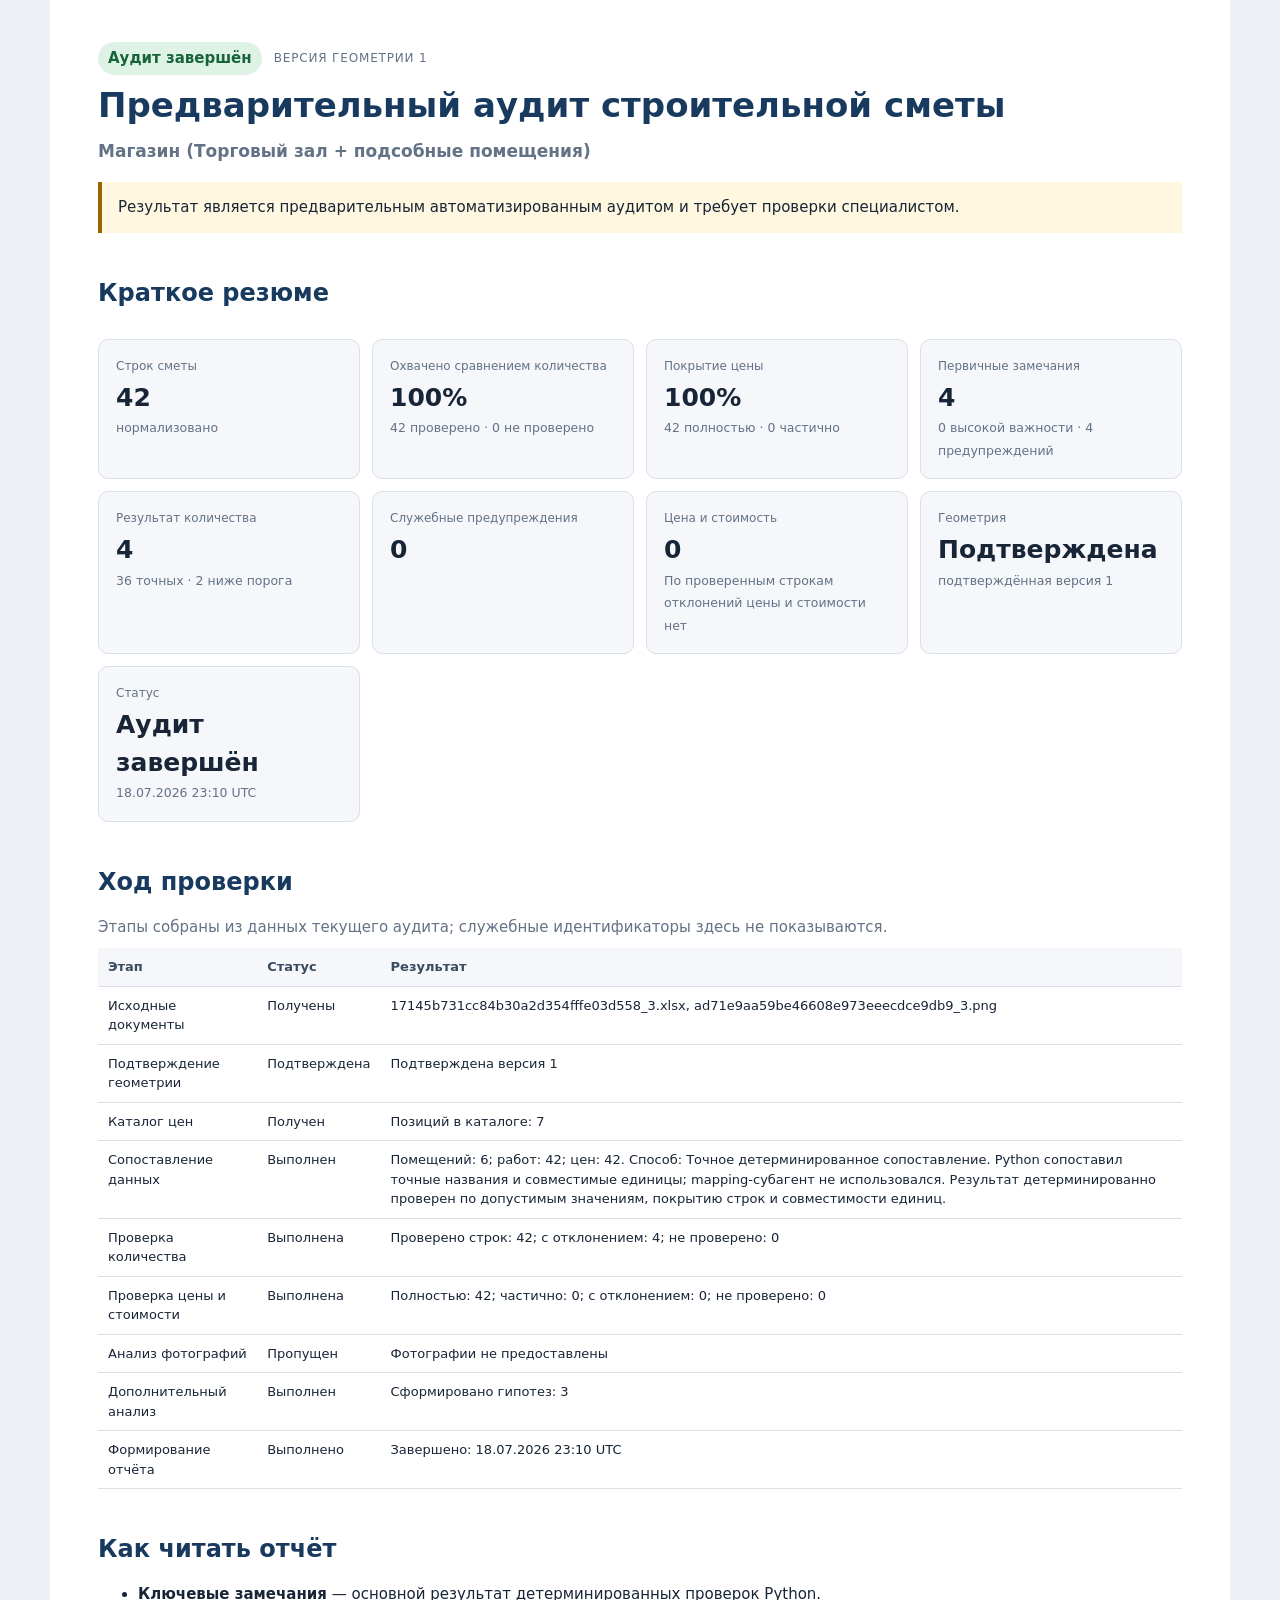
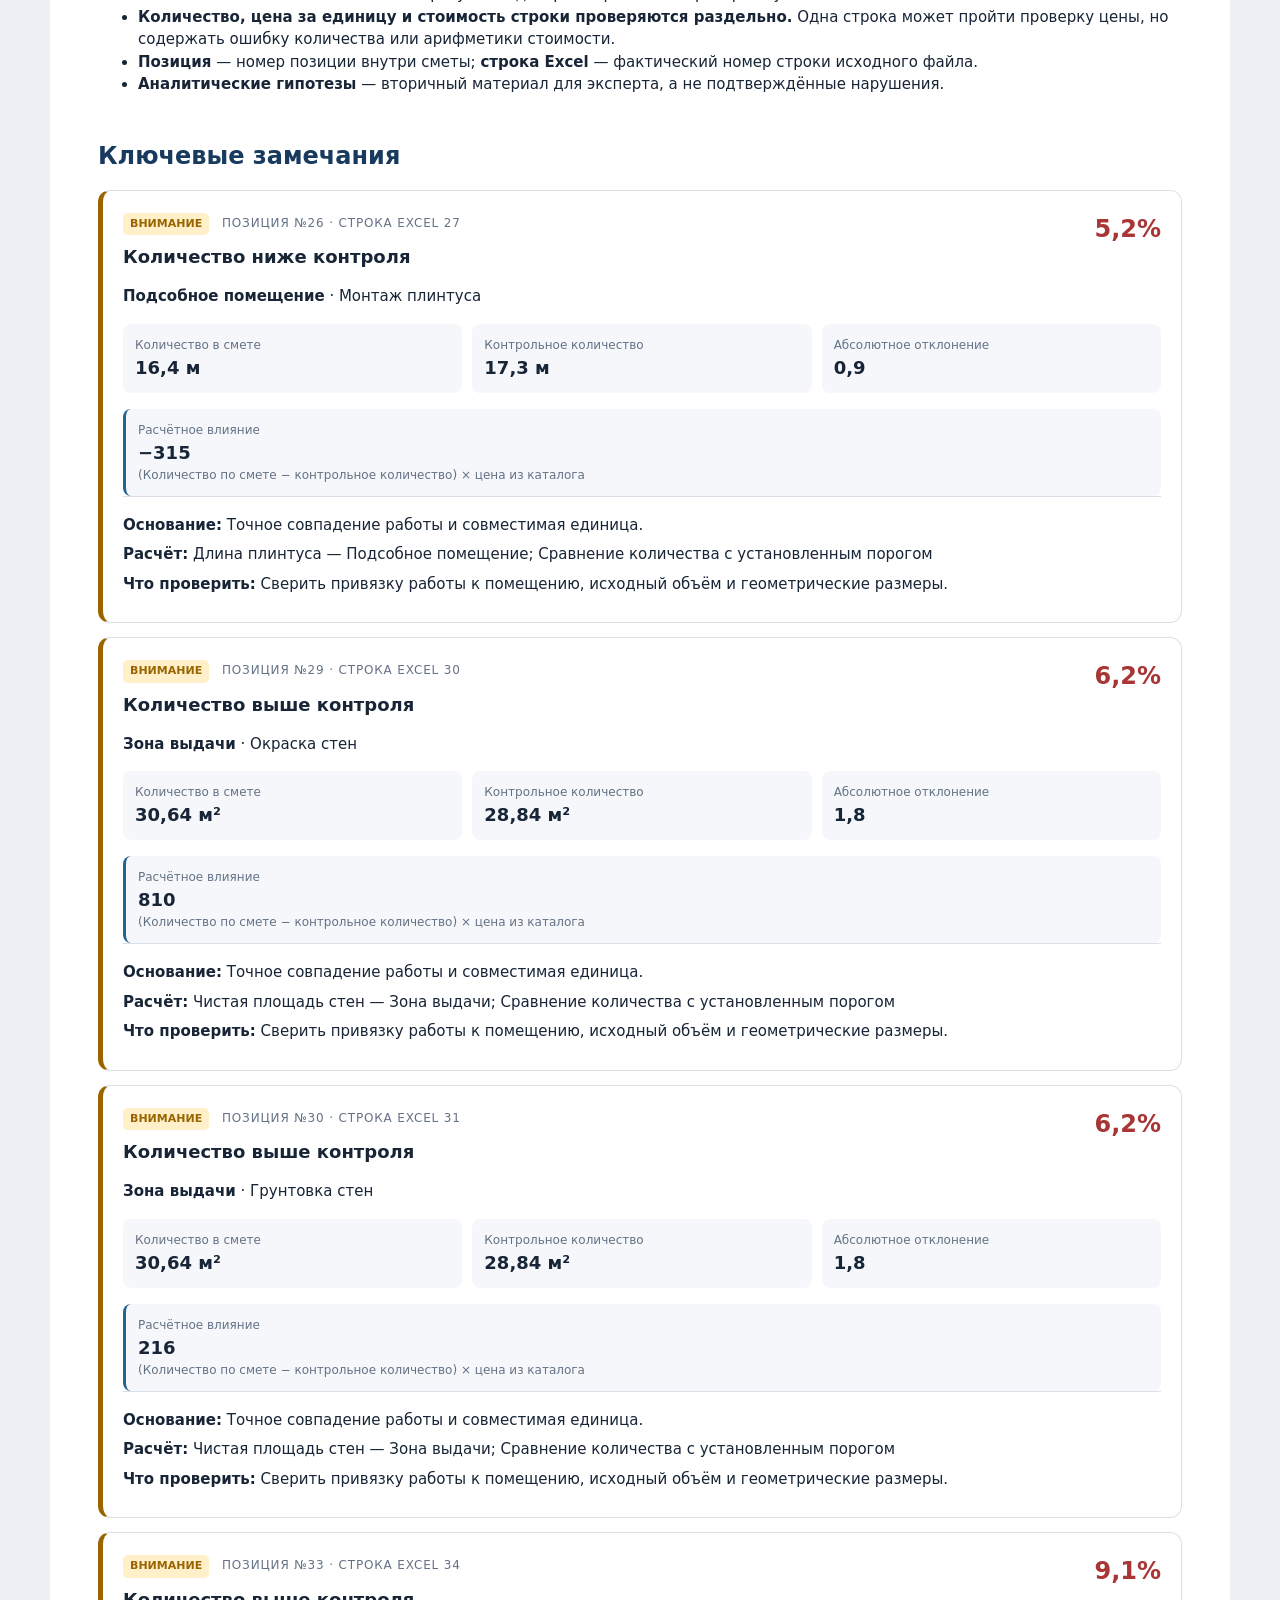
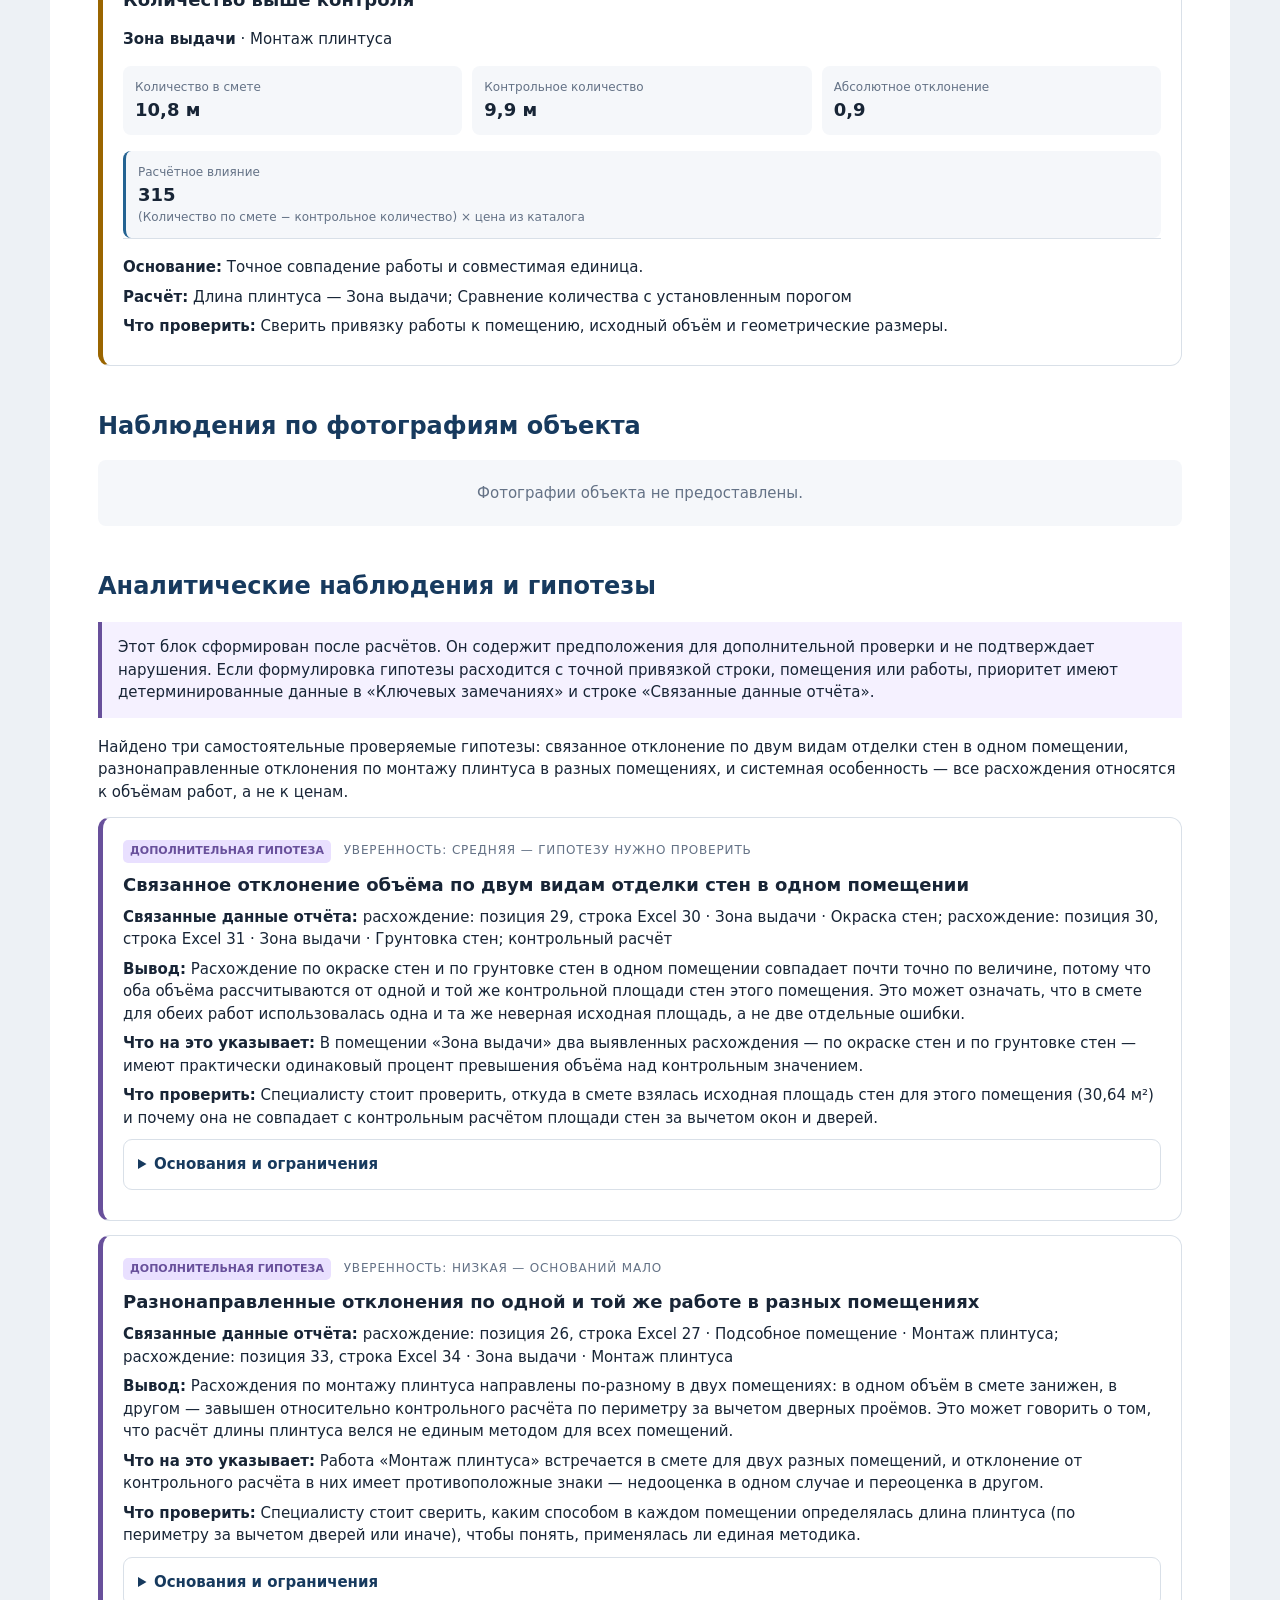
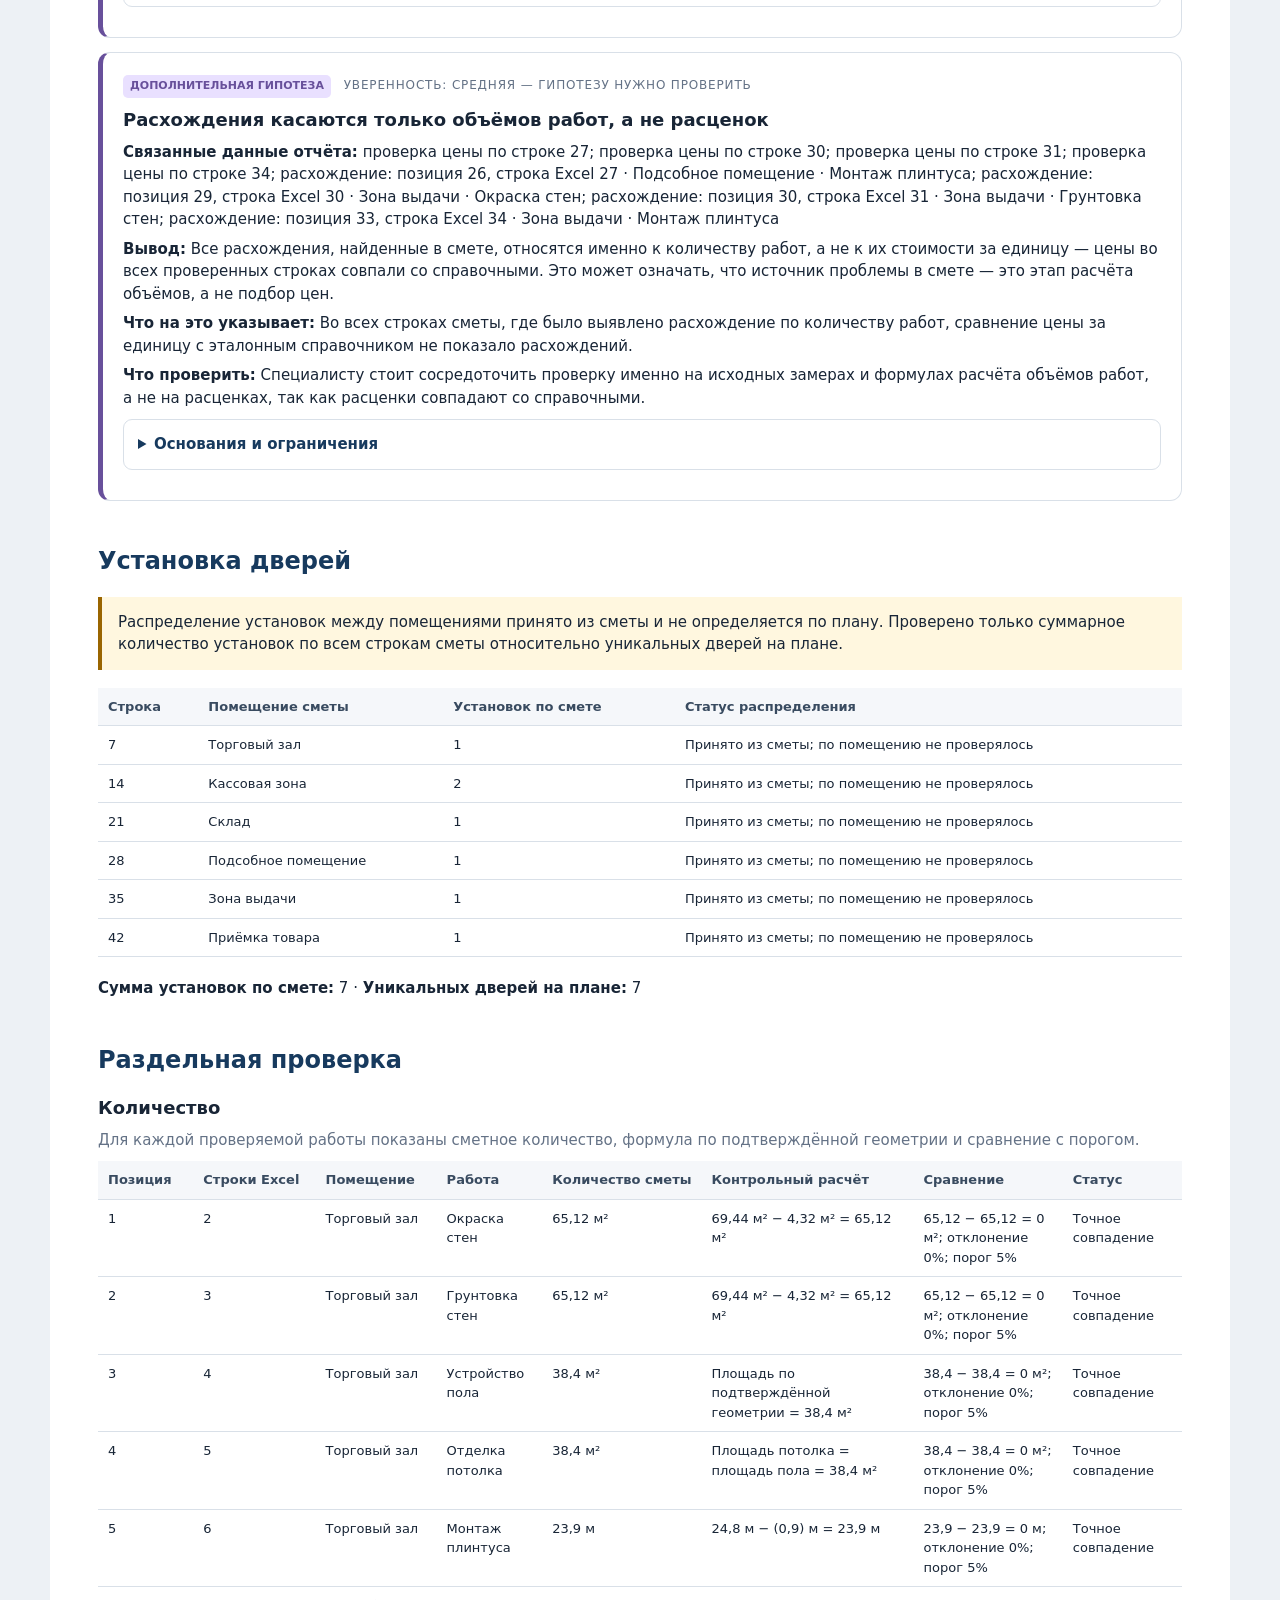
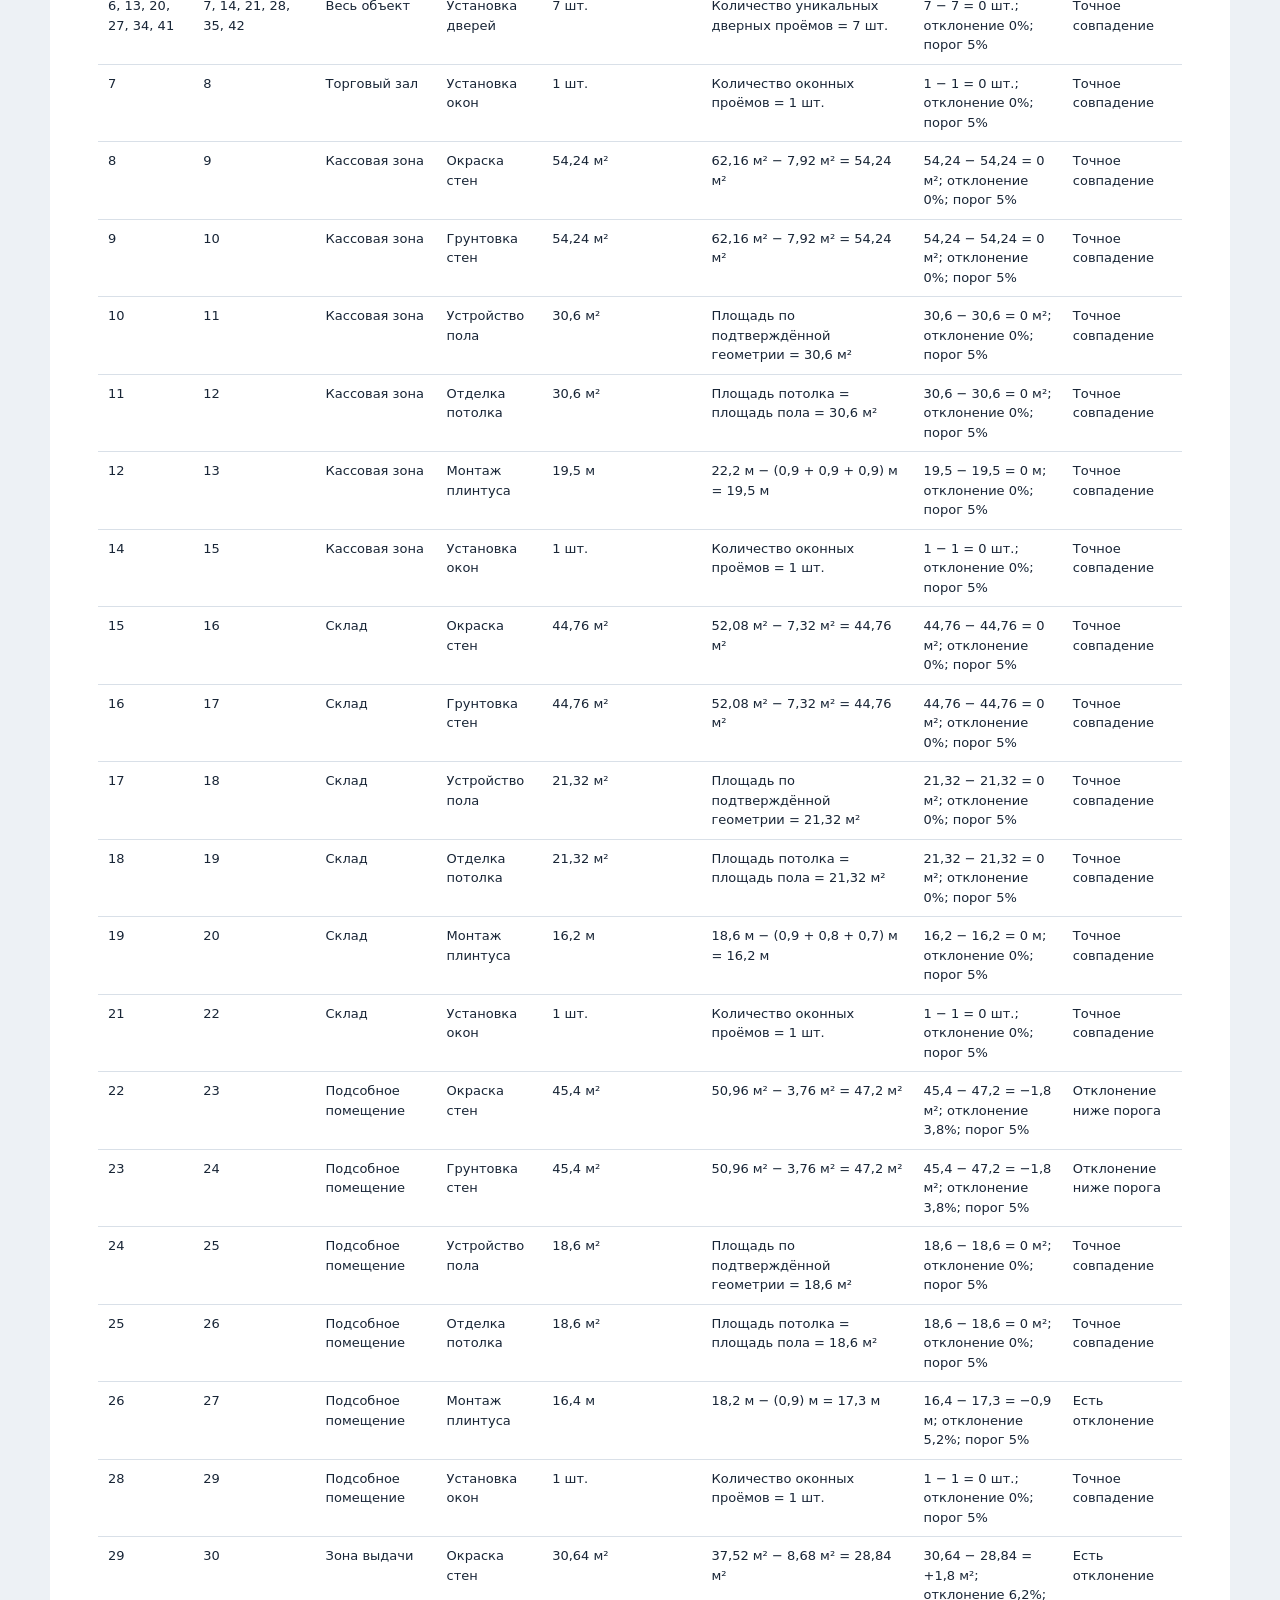
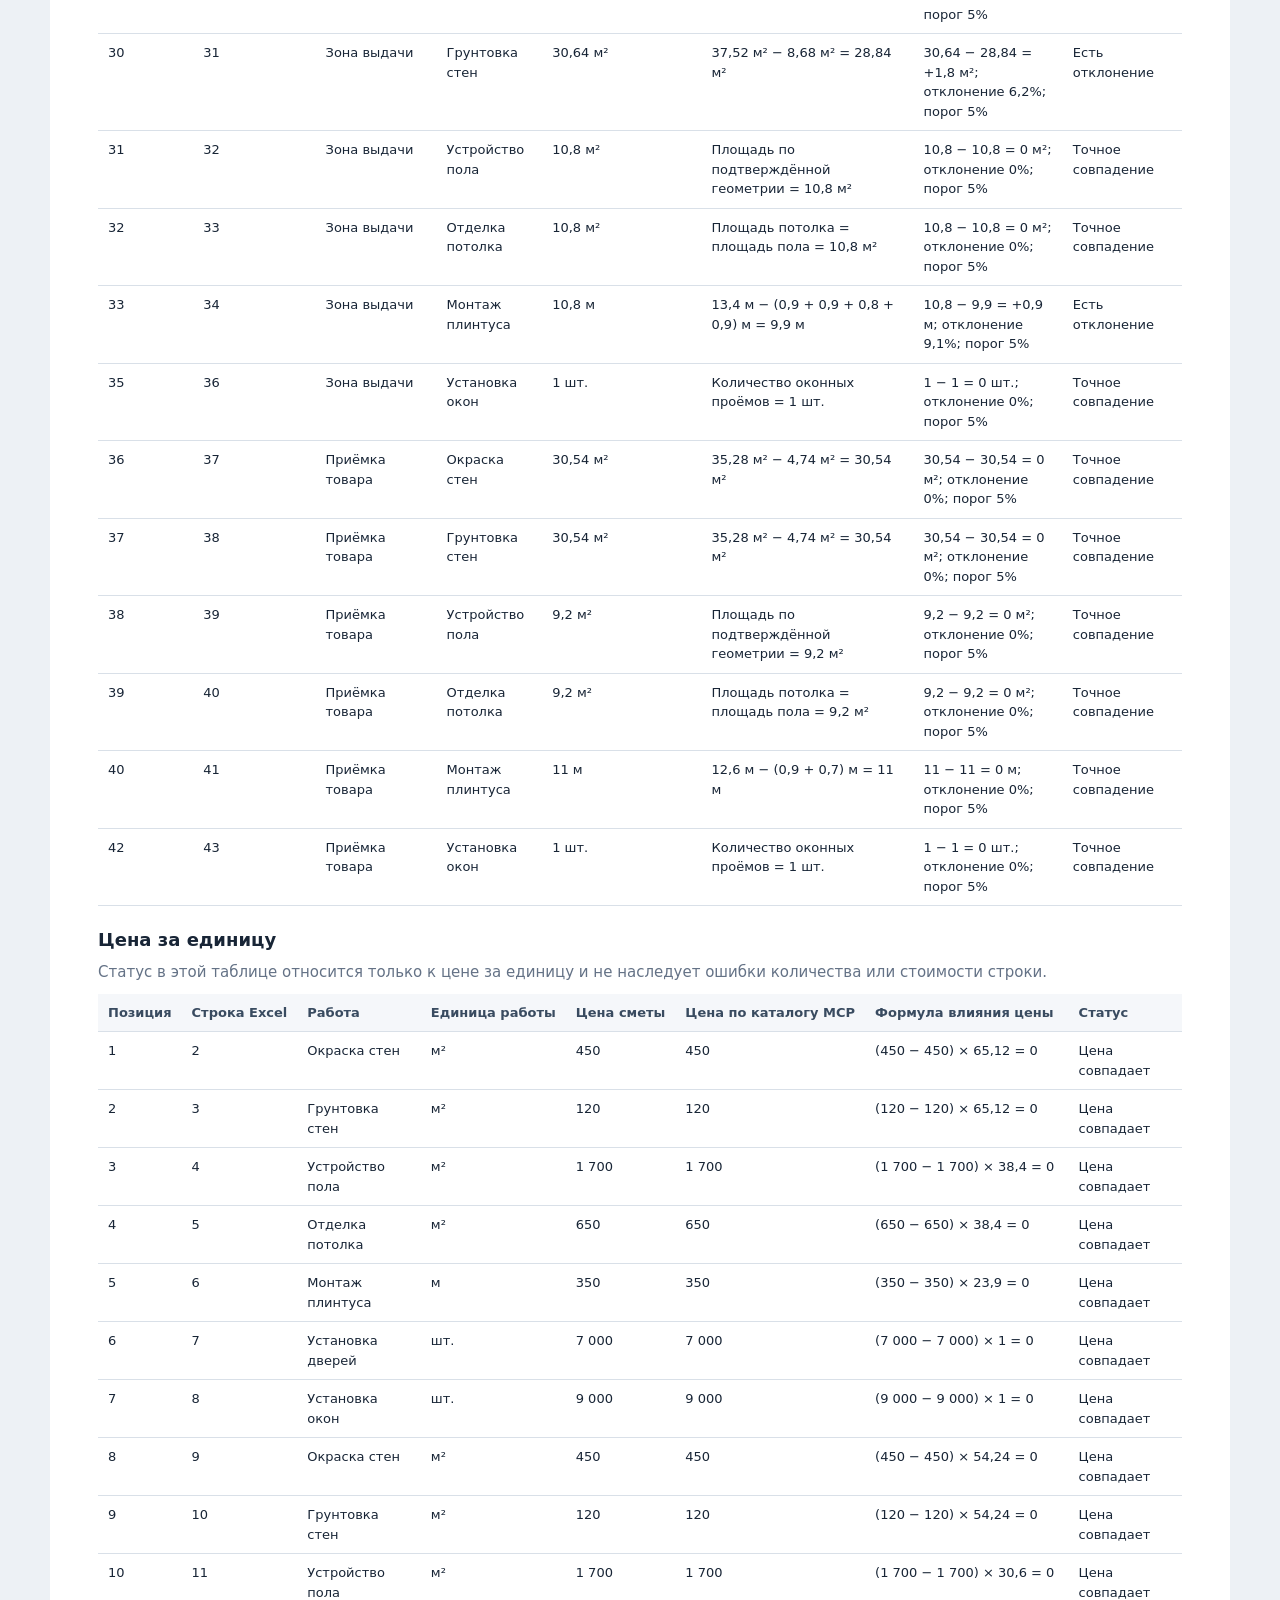
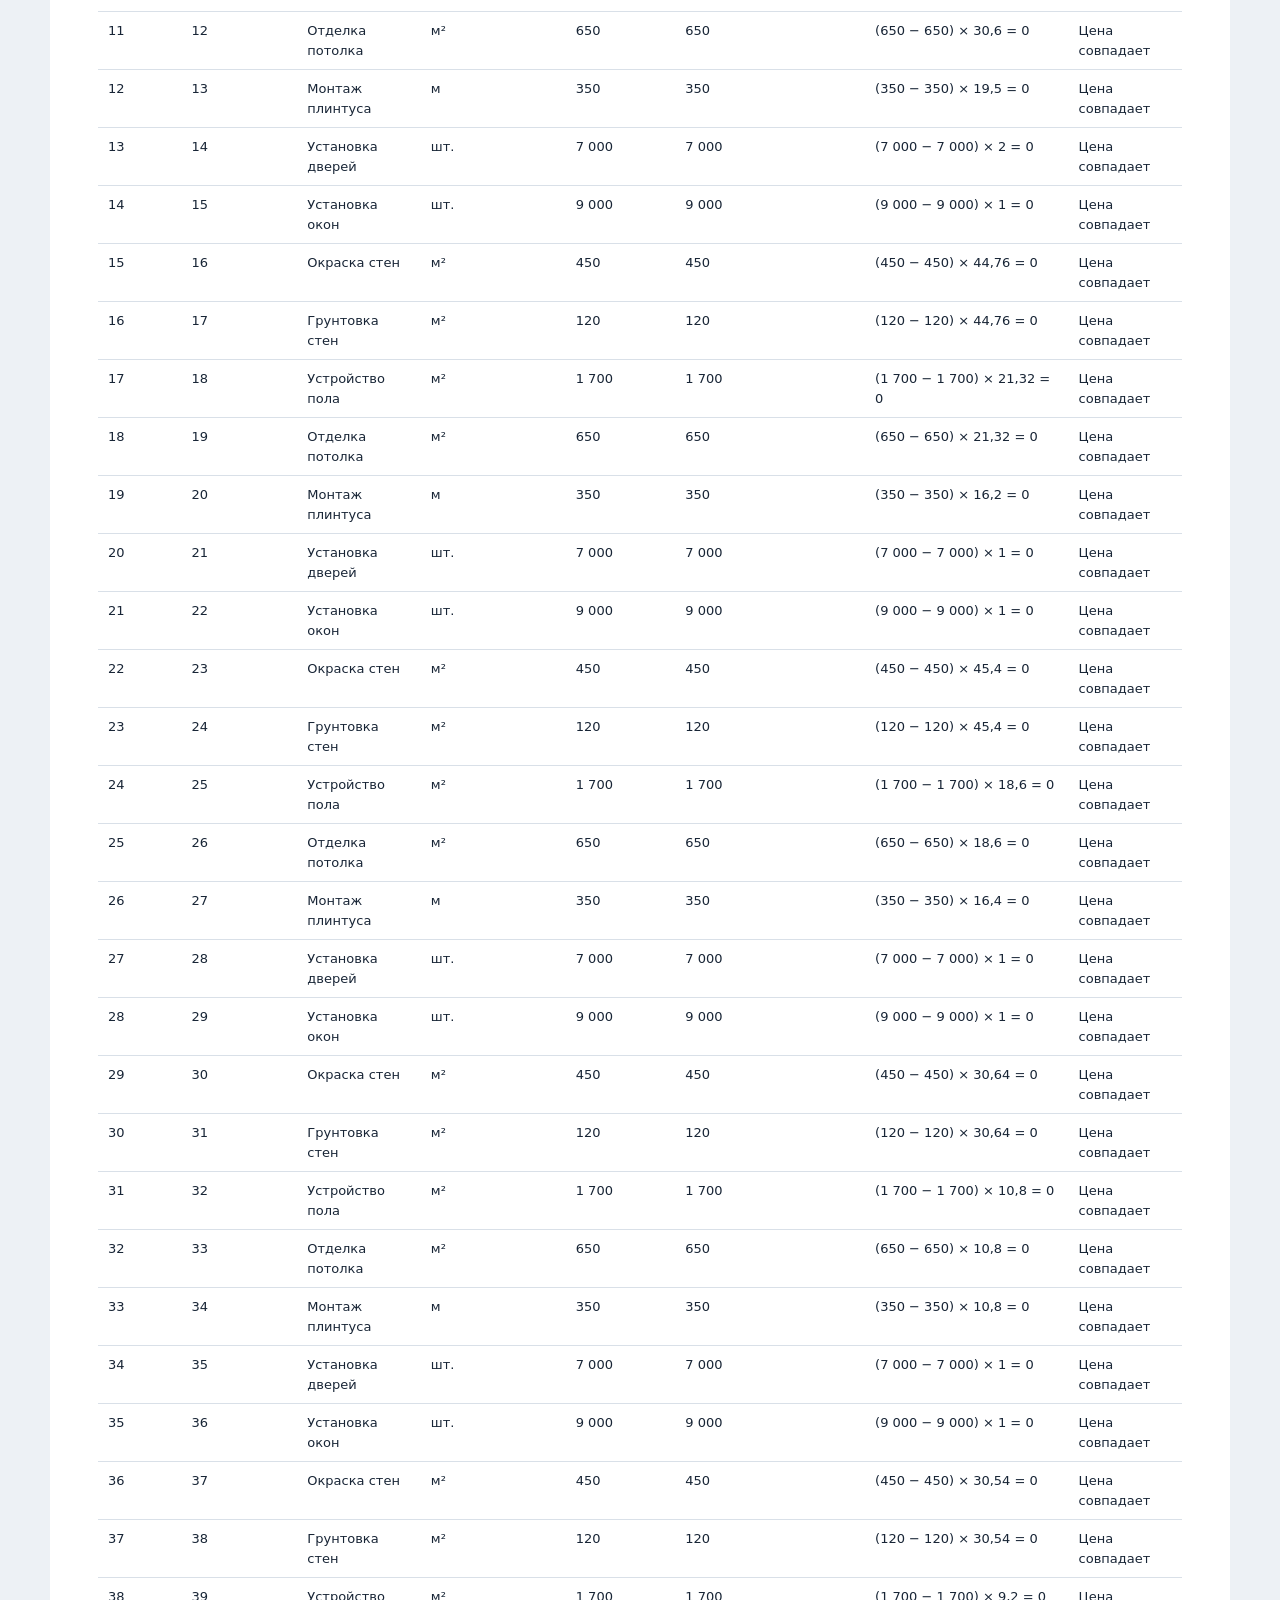
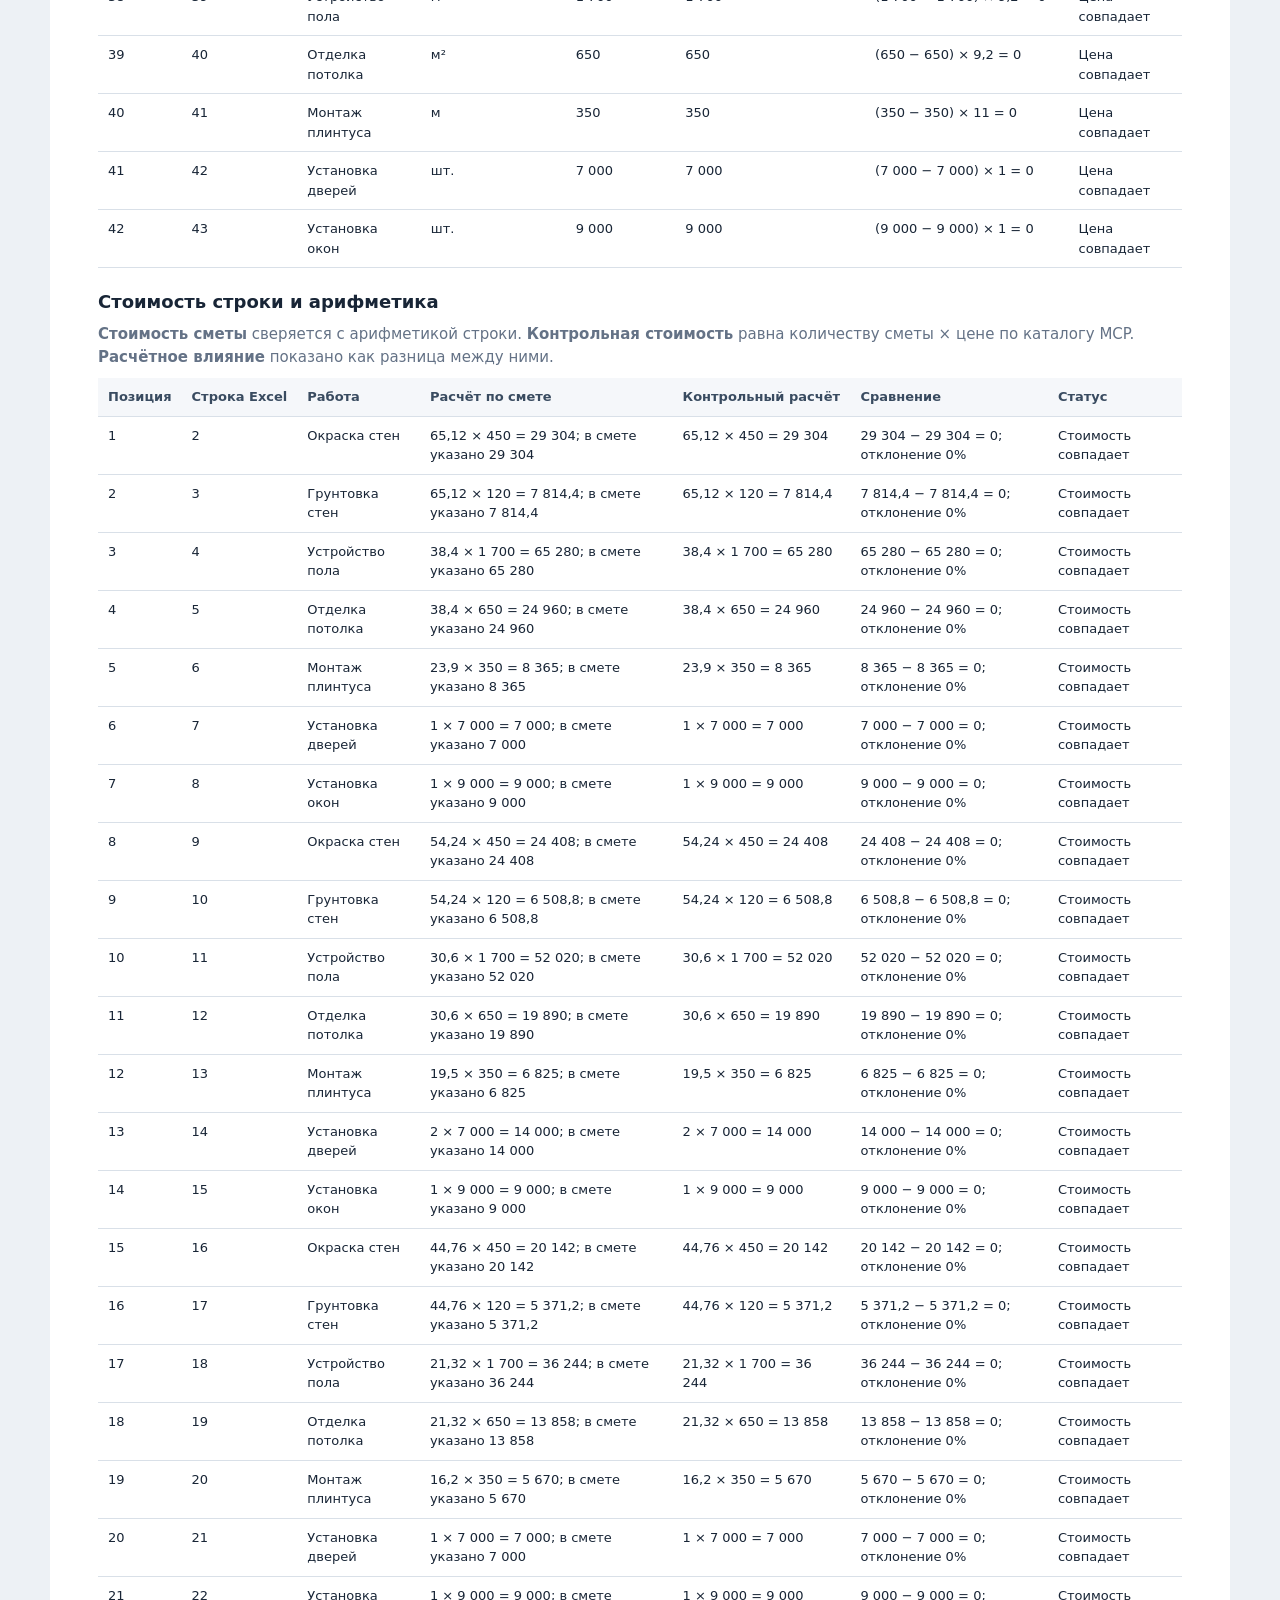
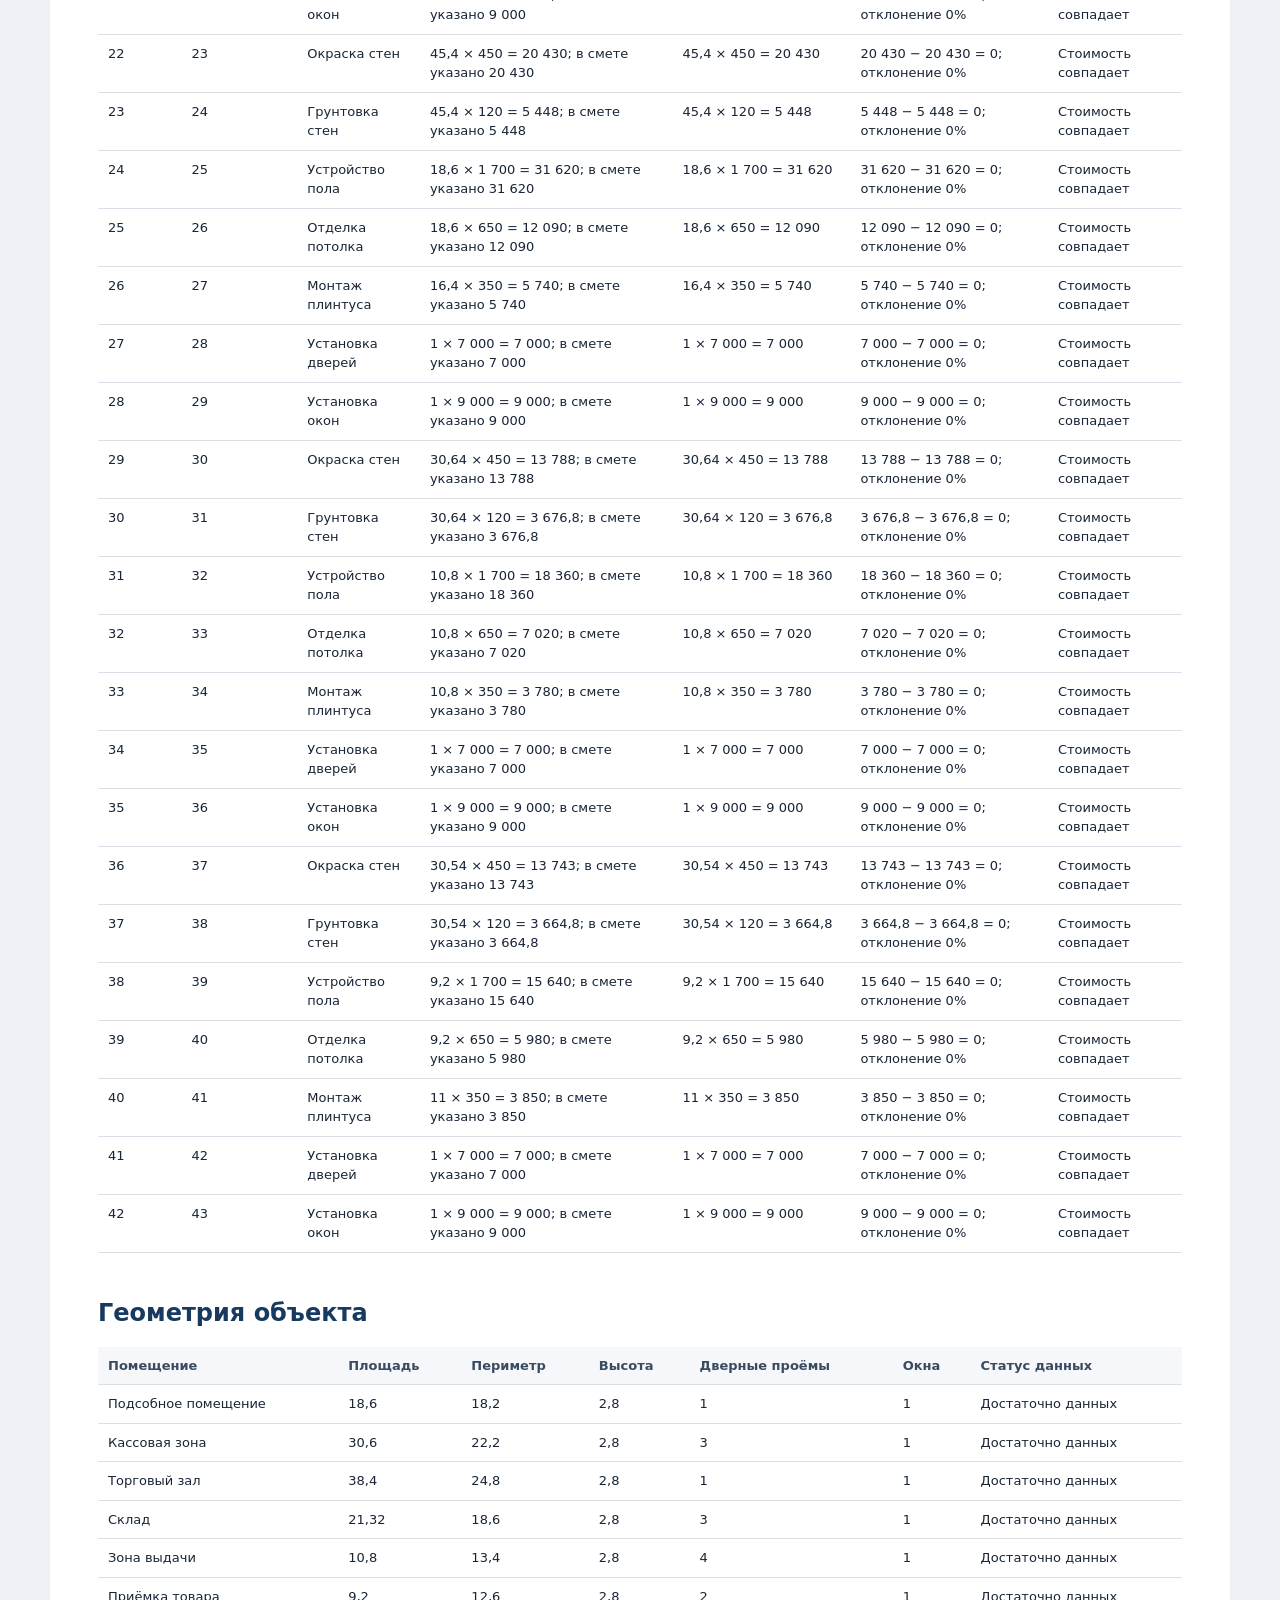
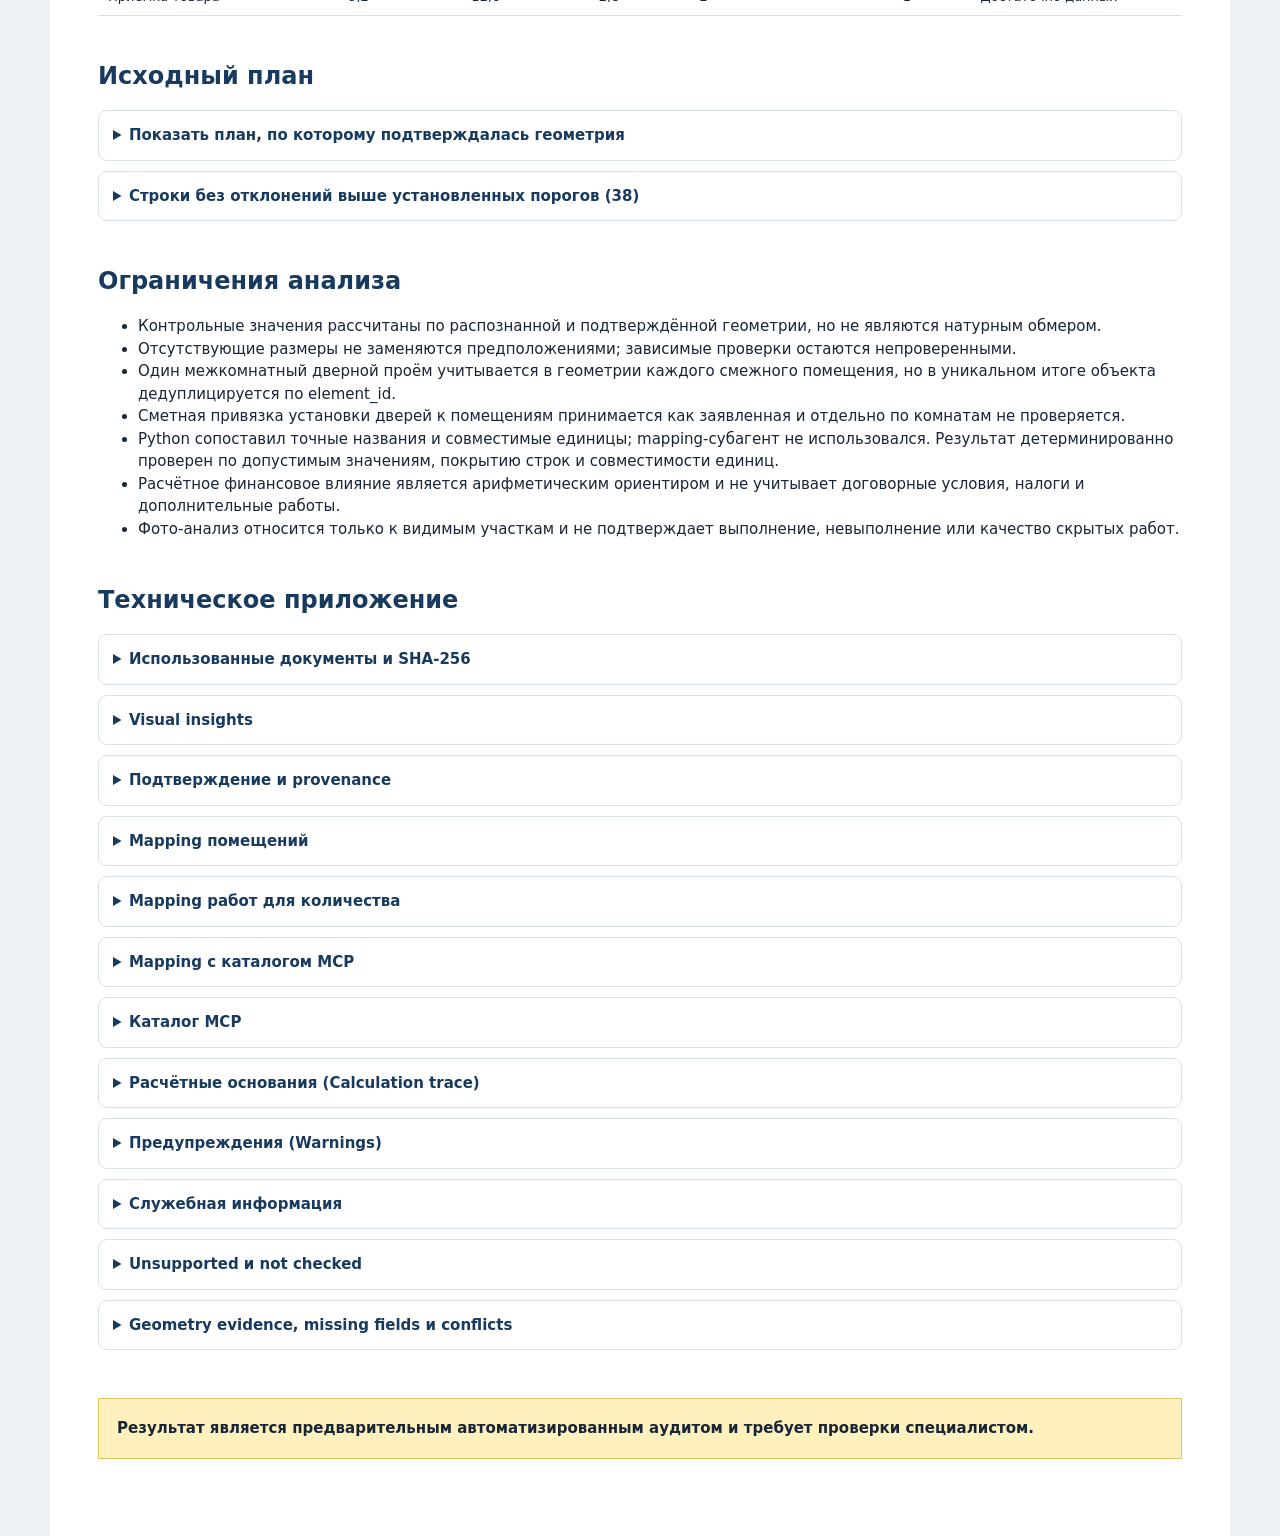
<file: examples/stability-evidence/02-shop-confirmed-wrong-geometry/output/report.html>
<!doctype html>
<html lang="ru"><head><meta charset="utf-8"><meta name="viewport" content="width=device-width,initial-scale=1">
<title>Предварительный аудит — Магазин (Торговый зал + подсобные помещения)</title>
<style>
:root{--ink:#182536;--muted:#647286;--line:#d9e0e8;--surface:#f5f7fa;--navy:#173a5e;--red:#a93636;--amber:#9a6500;--blue:#246392;--violet:#68509b}
*{box-sizing:border-box}body{margin:0;background:#edf1f5;color:var(--ink);font:15px/1.5 system-ui,-apple-system,sans-serif}
main{max-width:1180px;margin:0 auto;background:white;min-height:100vh;padding:42px 48px 70px}h1{font-size:34px;margin:5px 0 8px;color:var(--navy)}h2{margin:42px 0 16px;font-size:24px;color:var(--navy)}h3{margin:8px 0;font-size:18px}p{margin:7px 0}.eyebrow{font-size:12px;text-transform:uppercase;letter-spacing:.07em;color:var(--muted)}
.lead{font-size:17px;color:var(--muted)}.status-line{display:flex;gap:12px;align-items:center;flex-wrap:wrap}.status{background:#dff2e6;color:#17643a;padding:5px 10px;border-radius:999px;font-weight:700}
.notice,.hypothesis-note{padding:14px 16px;border-left:4px solid var(--amber);background:#fff7df;margin:18px 0}.hypothesis-note{border-color:var(--violet);background:#f5f1ff}
.kpis{display:grid;grid-template-columns:repeat(4,1fr);gap:12px;margin:28px 0}.kpi{padding:17px;border:1px solid var(--line);border-radius:10px;background:var(--surface)}.kpi span{display:block;color:var(--muted);font-size:12px}.kpi strong{display:block;font-size:25px;margin-top:4px}.kpi small{color:var(--muted)}
.finding,.insight{border:1px solid var(--line);border-radius:12px;padding:20px;margin:14px 0;background:#fff}.finding.high{border-left:5px solid var(--red)}.finding.warning{border-left:5px solid var(--amber)}.finding-head{display:flex;justify-content:space-between;gap:20px}.deviation{font-size:24px;font-weight:700;color:var(--red)}.badge{display:inline-block;font-size:11px;font-weight:800;text-transform:uppercase;padding:3px 7px;border-radius:5px;margin-right:8px}.badge.high{background:#fae1e1;color:var(--red)}.badge.warning{background:#fff0c9;color:var(--amber)}.badge.hypothesis{background:#e9e0ff;color:var(--violet)}
.comparison{display:grid;grid-template-columns:repeat(3,1fr);gap:10px;margin:16px 0}.comparison>div,.impact{background:var(--surface);padding:12px;border-radius:8px}.comparison span,.impact span,.impact small{display:block;color:var(--muted);font-size:12px}.comparison strong,.impact strong{font-size:18px}.impact{border-left:3px solid var(--blue)}.finding-notes{border-top:1px solid var(--line);padding-top:10px}.insight{border-left:5px solid var(--violet)}.muted{color:var(--muted)}
.table-wrap{overflow:auto;margin:10px 0 20px}table{border-collapse:collapse;width:100%;font-size:13px}th,td{padding:9px 10px;border-bottom:1px solid var(--line);text-align:left;vertical-align:top}th{background:var(--surface);color:#394b60;white-space:nowrap}.empty,.empty-state{padding:22px;color:var(--muted);background:var(--surface);border-radius:8px;text-align:center}
details{border:1px solid var(--line);border-radius:9px;padding:0 14px;margin:10px 0}summary{cursor:pointer;font-weight:700;padding:13px 0;color:var(--navy)}.plan-preview img{display:block;max-width:100%;height:auto;margin:12px auto 18px;border:1px solid var(--line);border-radius:8px;background:white}pre{white-space:pre-wrap;overflow-wrap:anywhere;background:#172231;color:#eef4fa;padding:14px;border-radius:8px;font-size:12px}.disclaimer{margin-top:48px;padding:18px;background:#fff1bd;border:1px solid #e3c35b;font-weight:700}
@media(max-width:800px){main{padding:24px 18px}.kpis{grid-template-columns:1fr 1fr}.comparison{grid-template-columns:1fr}}
</style></head><body><main>
<header><div class="status-line"><span class="status">Аудит завершён</span><span class="eyebrow">Версия геометрии 1</span></div>
<h1>Предварительный аудит строительной сметы</h1><p class="lead"><strong>Магазин (Торговый зал + подсобные помещения)</strong></p>
<div class="notice">Результат является предварительным автоматизированным аудитом и требует проверки специалистом.</div></header>

<section><h2>Краткое резюме</h2><div class="kpis">
<div class="kpi"><span>Строк сметы</span><strong>42</strong><small>нормализовано</small></div>
<div class="kpi"><span>Охвачено сравнением количества</span><strong>100%</strong><small>42 проверено · 0 не проверено</small></div>
<div class="kpi"><span>Покрытие цены</span><strong>100%</strong><small>42 полностью · 0 частично</small></div>
<div class="kpi"><span>Первичные замечания</span><strong>4</strong><small>0 высокой важности · 4 предупреждений</small></div>
<div class="kpi"><span>Результат количества</span><strong>4</strong><small>36 точных · 2 ниже порога</small></div>
<div class="kpi"><span>Служебные предупреждения</span><strong>0</strong></div>
<div class="kpi"><span>Цена и стоимость</span><strong>0</strong><small>По проверенным строкам отклонений цены и стоимости нет</small></div>
<div class="kpi"><span>Геометрия</span><strong>Подтверждена</strong><small>подтверждённая версия 1</small></div>
<div class="kpi"><span>Статус</span><strong>Аудит завершён</strong><small>18.07.2026 23:10 UTC</small></div>
</div></section>

<section><h2>Ход проверки</h2>
<p class="muted">Этапы собраны из данных текущего аудита; служебные идентификаторы здесь не показываются.</p>
<div class="table-wrap"><table><thead><tr><th>Этап</th><th>Статус</th><th>Результат</th></tr></thead><tbody><tr><td>Исходные документы</td><td>Получены</td><td>17145b731cc84b30a2d354fffe03d558_3.xlsx, ad71e9aa59be46608e973eeecdce9db9_3.png</td></tr><tr><td>Подтверждение геометрии</td><td>Подтверждена</td><td>Подтверждена версия 1</td></tr><tr><td>Каталог цен</td><td>Получен</td><td>Позиций в каталоге: 7</td></tr><tr><td>Сопоставление данных</td><td>Выполнен</td><td>Помещений: 6; работ: 42; цен: 42. Способ: Точное детерминированное сопоставление. Python сопоставил точные названия и совместимые единицы; mapping-субагент не использовался. Результат детерминированно проверен по допустимым значениям, покрытию строк и совместимости единиц.</td></tr><tr><td>Проверка количества</td><td>Выполнена</td><td>Проверено строк: 42; с отклонением: 4; не проверено: 0</td></tr><tr><td>Проверка цены и стоимости</td><td>Выполнена</td><td>Полностью: 42; частично: 0; с отклонением: 0; не проверено: 0</td></tr><tr><td>Анализ фотографий</td><td>Пропущен</td><td>Фотографии не предоставлены</td></tr><tr><td>Дополнительный анализ</td><td>Выполнен</td><td>Сформировано гипотез: 3</td></tr><tr><td>Формирование отчёта</td><td>Выполнено</td><td>Завершено: 18.07.2026 23:10 UTC</td></tr></tbody></table></div></section>

<section><h2>Как читать отчёт</h2><ul>
<li><strong>Ключевые замечания</strong> — основной результат детерминированных проверок Python.</li>
<li><strong>Количество, цена за единицу и стоимость строки проверяются раздельно.</strong> Одна строка может пройти проверку цены, но содержать ошибку количества или арифметики стоимости.</li>
<li><strong>Позиция</strong> — номер позиции внутри сметы; <strong>строка Excel</strong> — фактический номер строки исходного файла.</li>
<li><strong>Аналитические гипотезы</strong> — вторичный материал для эксперта, а не подтверждённые нарушения.</li>
</ul></section>

<section><h2>Ключевые замечания</h2>
    <article class="finding warning">
      <div class="finding-head"><div><span class="badge warning">внимание</span>
      <span class="eyebrow">Позиция №26 · строка Excel 27</span>
      <h3>Количество ниже контроля</h3></div>
      <div class="deviation">5,2%</div></div>
      <p><strong>Подсобное помещение</strong> · Монтаж плинтуса</p>
      <div class="comparison"><div><span>Количество в смете</span><strong>16,4 м</strong></div>
      <div><span>Контрольное количество</span><strong>17,3 м</strong></div>
      <div><span>Абсолютное отклонение</span><strong>0,9</strong></div></div>
      <div class="impact"><span>Расчётное влияние</span><strong>−315</strong><small>(Количество по смете − контрольное количество) × цена из каталога</small></div>
      
      <div class="finding-notes"><p><strong>Основание:</strong> Точное совпадение работы и совместимая единица.</p>
      <p><strong>Расчёт:</strong> Длина плинтуса — Подсобное помещение; Сравнение количества с установленным порогом</p>
      <p><strong>Что проверить:</strong> Сверить привязку работы к помещению, исходный объём и геометрические размеры.</p></div>
    </article>
    <article class="finding warning">
      <div class="finding-head"><div><span class="badge warning">внимание</span>
      <span class="eyebrow">Позиция №29 · строка Excel 30</span>
      <h3>Количество выше контроля</h3></div>
      <div class="deviation">6,2%</div></div>
      <p><strong>Зона выдачи</strong> · Окраска стен</p>
      <div class="comparison"><div><span>Количество в смете</span><strong>30,64 м²</strong></div>
      <div><span>Контрольное количество</span><strong>28,84 м²</strong></div>
      <div><span>Абсолютное отклонение</span><strong>1,8</strong></div></div>
      <div class="impact"><span>Расчётное влияние</span><strong>810</strong><small>(Количество по смете − контрольное количество) × цена из каталога</small></div>
      
      <div class="finding-notes"><p><strong>Основание:</strong> Точное совпадение работы и совместимая единица.</p>
      <p><strong>Расчёт:</strong> Чистая площадь стен — Зона выдачи; Сравнение количества с установленным порогом</p>
      <p><strong>Что проверить:</strong> Сверить привязку работы к помещению, исходный объём и геометрические размеры.</p></div>
    </article>
    <article class="finding warning">
      <div class="finding-head"><div><span class="badge warning">внимание</span>
      <span class="eyebrow">Позиция №30 · строка Excel 31</span>
      <h3>Количество выше контроля</h3></div>
      <div class="deviation">6,2%</div></div>
      <p><strong>Зона выдачи</strong> · Грунтовка стен</p>
      <div class="comparison"><div><span>Количество в смете</span><strong>30,64 м²</strong></div>
      <div><span>Контрольное количество</span><strong>28,84 м²</strong></div>
      <div><span>Абсолютное отклонение</span><strong>1,8</strong></div></div>
      <div class="impact"><span>Расчётное влияние</span><strong>216</strong><small>(Количество по смете − контрольное количество) × цена из каталога</small></div>
      
      <div class="finding-notes"><p><strong>Основание:</strong> Точное совпадение работы и совместимая единица.</p>
      <p><strong>Расчёт:</strong> Чистая площадь стен — Зона выдачи; Сравнение количества с установленным порогом</p>
      <p><strong>Что проверить:</strong> Сверить привязку работы к помещению, исходный объём и геометрические размеры.</p></div>
    </article>
    <article class="finding warning">
      <div class="finding-head"><div><span class="badge warning">внимание</span>
      <span class="eyebrow">Позиция №33 · строка Excel 34</span>
      <h3>Количество выше контроля</h3></div>
      <div class="deviation">9,1%</div></div>
      <p><strong>Зона выдачи</strong> · Монтаж плинтуса</p>
      <div class="comparison"><div><span>Количество в смете</span><strong>10,8 м</strong></div>
      <div><span>Контрольное количество</span><strong>9,9 м</strong></div>
      <div><span>Абсолютное отклонение</span><strong>0,9</strong></div></div>
      <div class="impact"><span>Расчётное влияние</span><strong>315</strong><small>(Количество по смете − контрольное количество) × цена из каталога</small></div>
      
      <div class="finding-notes"><p><strong>Основание:</strong> Точное совпадение работы и совместимая единица.</p>
      <p><strong>Расчёт:</strong> Длина плинтуса — Зона выдачи; Сравнение количества с установленным порогом</p>
      <p><strong>Что проверить:</strong> Сверить привязку работы к помещению, исходный объём и геометрические размеры.</p></div>
    </article></section>
<section><h2>Наблюдения по фотографиям объекта</h2>
        <div class="empty-state">Фотографии объекта не предоставлены.</div></section>
<section><h2>Аналитические наблюдения и гипотезы</h2>
    <div class="hypothesis-note">Этот блок сформирован после расчётов. Он содержит предположения для дополнительной проверки и не подтверждает нарушения. Если формулировка гипотезы расходится с точной привязкой строки, помещения или работы, приоритет имеют детерминированные данные в «Ключевых замечаниях» и строке «Связанные данные отчёта».</div>
    <p>Найдено три самостоятельные проверяемые гипотезы: связанное отклонение по двум видам отделки стен в одном помещении, разнонаправленные отклонения по монтажу плинтуса в разных помещениях, и системная особенность — все расхождения относятся к объёмам работ, а не к ценам.</p><article class="insight"><div><span class="badge hypothesis">Дополнительная гипотеза</span>
            <span class="eyebrow">Уверенность: средняя — гипотезу нужно проверить</span></div>
            <h3>Связанное отклонение объёма по двум видам отделки стен в одном помещении</h3>
            <p><strong>Связанные данные отчёта:</strong> расхождение: позиция 29, строка Excel 30 · Зона выдачи · Окраска стен; расхождение: позиция 30, строка Excel 31 · Зона выдачи · Грунтовка стен; контрольный расчёт</p>
            <p><strong>Вывод:</strong> Расхождение по окраске стен и по грунтовке стен в одном помещении совпадает почти точно по величине, потому что оба объёма рассчитываются от одной и той же контрольной площади стен этого помещения. Это может означать, что в смете для обеих работ использовалась одна и та же неверная исходная площадь, а не две отдельные ошибки.</p>
            <p><strong>Что на это указывает:</strong> В помещении «Зона выдачи» два выявленных расхождения — по окраске стен и по грунтовке стен — имеют практически одинаковый процент превышения объёма над контрольным значением.</p>
            <p><strong>Что проверить:</strong> Специалисту стоит проверить, откуда в смете взялась исходная площадь стен для этого помещения (30,64 м²) и почему она не совпадает с контрольным расчётом площади стен за вычетом окон и дверей.</p>
            <details><summary>Основания и ограничения</summary>
            <p><strong>Основания:</strong> расхождение: позиция 29, строка Excel 30 · Зона выдачи · Окраска стен; расхождение: позиция 30, строка Excel 31 · Зона выдачи · Грунтовка стен; контрольный расчёт</p>
            <p class="muted"><strong>Ограничения:</strong> Совпадение процента отклонения может быть обычным следствием общей формулы расчёта площади, а не признаком отдельной проблемы; по одному помещению нельзя судить обо всём объекте.</p></details></article><article class="insight"><div><span class="badge hypothesis">Дополнительная гипотеза</span>
            <span class="eyebrow">Уверенность: низкая — оснований мало</span></div>
            <h3>Разнонаправленные отклонения по одной и той же работе в разных помещениях</h3>
            <p><strong>Связанные данные отчёта:</strong> расхождение: позиция 26, строка Excel 27 · Подсобное помещение · Монтаж плинтуса; расхождение: позиция 33, строка Excel 34 · Зона выдачи · Монтаж плинтуса</p>
            <p><strong>Вывод:</strong> Расхождения по монтажу плинтуса направлены по-разному в двух помещениях: в одном объём в смете занижен, в другом — завышен относительно контрольного расчёта по периметру за вычетом дверных проёмов. Это может говорить о том, что расчёт длины плинтуса велся не единым методом для всех помещений.</p>
            <p><strong>Что на это указывает:</strong> Работа «Монтаж плинтуса» встречается в смете для двух разных помещений, и отклонение от контрольного расчёта в них имеет противоположные знаки — недооценка в одном случае и переоценка в другом.</p>
            <p><strong>Что проверить:</strong> Специалисту стоит сверить, каким способом в каждом помещении определялась длина плинтуса (по периметру за вычетом дверей или иначе), чтобы понять, применялась ли единая методика.</p>
            <details><summary>Основания и ограничения</summary>
            <p><strong>Основания:</strong> расхождение: позиция 26, строка Excel 27 · Подсобное помещение · Монтаж плинтуса; расхождение: позиция 33, строка Excel 34 · Зона выдачи · Монтаж плинтуса</p>
            <p class="muted"><strong>Ограничения:</strong> Двух помещений недостаточно, чтобы делать вывод об общем правиле по всему объекту; направление расхождения могло быть случайным для каждого конкретного случая.</p></details></article><article class="insight"><div><span class="badge hypothesis">Дополнительная гипотеза</span>
            <span class="eyebrow">Уверенность: средняя — гипотезу нужно проверить</span></div>
            <h3>Расхождения касаются только объёмов работ, а не расценок</h3>
            <p><strong>Связанные данные отчёта:</strong> проверка цены по строке 27; проверка цены по строке 30; проверка цены по строке 31; проверка цены по строке 34; расхождение: позиция 26, строка Excel 27 · Подсобное помещение · Монтаж плинтуса; расхождение: позиция 29, строка Excel 30 · Зона выдачи · Окраска стен; расхождение: позиция 30, строка Excel 31 · Зона выдачи · Грунтовка стен; расхождение: позиция 33, строка Excel 34 · Зона выдачи · Монтаж плинтуса</p>
            <p><strong>Вывод:</strong> Все расхождения, найденные в смете, относятся именно к количеству работ, а не к их стоимости за единицу — цены во всех проверенных строках совпали со справочными. Это может означать, что источник проблемы в смете — это этап расчёта объёмов, а не подбор цен.</p>
            <p><strong>Что на это указывает:</strong> Во всех строках сметы, где было выявлено расхождение по количеству работ, сравнение цены за единицу с эталонным справочником не показало расхождений.</p>
            <p><strong>Что проверить:</strong> Специалисту стоит сосредоточить проверку именно на исходных замерах и формулах расчёта объёмов работ, а не на расценках, так как расценки совпадают со справочными.</p>
            <details><summary>Основания и ограничения</summary>
            <p><strong>Основания:</strong> проверка цены по строке 27; проверка цены по строке 30; проверка цены по строке 31; проверка цены по строке 34; расхождение: позиция 26, строка Excel 27 · Подсобное помещение · Монтаж плинтуса; расхождение: позиция 29, строка Excel 30 · Зона выдачи · Окраска стен; расхождение: позиция 30, строка Excel 31 · Зона выдачи · Грунтовка стен; расхождение: позиция 33, строка Excel 34 · Зона выдачи · Монтаж плинтуса</p>
            <p class="muted"><strong>Ограничения:</strong> Такой вывод основан только на тех строках, где было найдено расхождение по объёму; он не говорит о том, что подбор цен во всей смете не может содержать иных проблем за пределами проверенных случаев.</p></details></article></section>

<section><h2>Установка дверей</h2>
<div class="notice">Распределение установок между помещениями принято из сметы и не определяется по плану. Проверено только суммарное количество установок по всем строкам сметы относительно уникальных дверей на плане.</div>
<div class="table-wrap"><table><thead><tr><th>Строка</th><th>Помещение сметы</th><th>Установок по смете</th><th>Статус распределения</th></tr></thead><tbody><tr><td>7</td><td>Торговый зал</td><td>1</td><td>Принято из сметы; по помещению не проверялось</td></tr><tr><td>14</td><td>Кассовая зона</td><td>2</td><td>Принято из сметы; по помещению не проверялось</td></tr><tr><td>21</td><td>Склад</td><td>1</td><td>Принято из сметы; по помещению не проверялось</td></tr><tr><td>28</td><td>Подсобное помещение</td><td>1</td><td>Принято из сметы; по помещению не проверялось</td></tr><tr><td>35</td><td>Зона выдачи</td><td>1</td><td>Принято из сметы; по помещению не проверялось</td></tr><tr><td>42</td><td>Приёмка товара</td><td>1</td><td>Принято из сметы; по помещению не проверялось</td></tr></tbody></table></div>
<p><strong>Сумма установок по смете:</strong> 7 · <strong>Уникальных дверей на плане:</strong> 7</p>
</section>

<section><h2>Раздельная проверка</h2>
<h3>Количество</h3><p class="muted">Для каждой проверяемой работы показаны сметное количество, формула по подтверждённой геометрии и сравнение с порогом.</p>
<div class="table-wrap"><table><thead><tr><th>Позиция</th><th>Строки Excel</th><th>Помещение</th><th>Работа</th><th>Количество сметы</th><th>Контрольный расчёт</th><th>Сравнение</th><th>Статус</th></tr></thead><tbody><tr><td>1</td><td>2</td><td>Торговый зал</td><td>Окраска стен</td><td>65,12 м²</td><td>69,44 м² − 4,32 м² = 65,12 м²</td><td>65,12 − 65,12 = 0 м²; отклонение 0%; порог 5%</td><td>Точное совпадение</td></tr><tr><td>2</td><td>3</td><td>Торговый зал</td><td>Грунтовка стен</td><td>65,12 м²</td><td>69,44 м² − 4,32 м² = 65,12 м²</td><td>65,12 − 65,12 = 0 м²; отклонение 0%; порог 5%</td><td>Точное совпадение</td></tr><tr><td>3</td><td>4</td><td>Торговый зал</td><td>Устройство пола</td><td>38,4 м²</td><td>Площадь по подтверждённой геометрии = 38,4 м²</td><td>38,4 − 38,4 = 0 м²; отклонение 0%; порог 5%</td><td>Точное совпадение</td></tr><tr><td>4</td><td>5</td><td>Торговый зал</td><td>Отделка потолка</td><td>38,4 м²</td><td>Площадь потолка = площадь пола = 38,4 м²</td><td>38,4 − 38,4 = 0 м²; отклонение 0%; порог 5%</td><td>Точное совпадение</td></tr><tr><td>5</td><td>6</td><td>Торговый зал</td><td>Монтаж плинтуса</td><td>23,9 м</td><td>24,8 м − (0,9) м = 23,9 м</td><td>23,9 − 23,9 = 0 м; отклонение 0%; порог 5%</td><td>Точное совпадение</td></tr><tr><td>6, 13, 20, 27, 34, 41</td><td>7, 14, 21, 28, 35, 42</td><td>Весь объект</td><td>Установка дверей</td><td>7 шт.</td><td>Количество уникальных дверных проёмов = 7 шт.</td><td>7 − 7 = 0 шт.; отклонение 0%; порог 5%</td><td>Точное совпадение</td></tr><tr><td>7</td><td>8</td><td>Торговый зал</td><td>Установка окон</td><td>1 шт.</td><td>Количество оконных проёмов = 1 шт.</td><td>1 − 1 = 0 шт.; отклонение 0%; порог 5%</td><td>Точное совпадение</td></tr><tr><td>8</td><td>9</td><td>Кассовая зона</td><td>Окраска стен</td><td>54,24 м²</td><td>62,16 м² − 7,92 м² = 54,24 м²</td><td>54,24 − 54,24 = 0 м²; отклонение 0%; порог 5%</td><td>Точное совпадение</td></tr><tr><td>9</td><td>10</td><td>Кассовая зона</td><td>Грунтовка стен</td><td>54,24 м²</td><td>62,16 м² − 7,92 м² = 54,24 м²</td><td>54,24 − 54,24 = 0 м²; отклонение 0%; порог 5%</td><td>Точное совпадение</td></tr><tr><td>10</td><td>11</td><td>Кассовая зона</td><td>Устройство пола</td><td>30,6 м²</td><td>Площадь по подтверждённой геометрии = 30,6 м²</td><td>30,6 − 30,6 = 0 м²; отклонение 0%; порог 5%</td><td>Точное совпадение</td></tr><tr><td>11</td><td>12</td><td>Кассовая зона</td><td>Отделка потолка</td><td>30,6 м²</td><td>Площадь потолка = площадь пола = 30,6 м²</td><td>30,6 − 30,6 = 0 м²; отклонение 0%; порог 5%</td><td>Точное совпадение</td></tr><tr><td>12</td><td>13</td><td>Кассовая зона</td><td>Монтаж плинтуса</td><td>19,5 м</td><td>22,2 м − (0,9 + 0,9 + 0,9) м = 19,5 м</td><td>19,5 − 19,5 = 0 м; отклонение 0%; порог 5%</td><td>Точное совпадение</td></tr><tr><td>14</td><td>15</td><td>Кассовая зона</td><td>Установка окон</td><td>1 шт.</td><td>Количество оконных проёмов = 1 шт.</td><td>1 − 1 = 0 шт.; отклонение 0%; порог 5%</td><td>Точное совпадение</td></tr><tr><td>15</td><td>16</td><td>Склад</td><td>Окраска стен</td><td>44,76 м²</td><td>52,08 м² − 7,32 м² = 44,76 м²</td><td>44,76 − 44,76 = 0 м²; отклонение 0%; порог 5%</td><td>Точное совпадение</td></tr><tr><td>16</td><td>17</td><td>Склад</td><td>Грунтовка стен</td><td>44,76 м²</td><td>52,08 м² − 7,32 м² = 44,76 м²</td><td>44,76 − 44,76 = 0 м²; отклонение 0%; порог 5%</td><td>Точное совпадение</td></tr><tr><td>17</td><td>18</td><td>Склад</td><td>Устройство пола</td><td>21,32 м²</td><td>Площадь по подтверждённой геометрии = 21,32 м²</td><td>21,32 − 21,32 = 0 м²; отклонение 0%; порог 5%</td><td>Точное совпадение</td></tr><tr><td>18</td><td>19</td><td>Склад</td><td>Отделка потолка</td><td>21,32 м²</td><td>Площадь потолка = площадь пола = 21,32 м²</td><td>21,32 − 21,32 = 0 м²; отклонение 0%; порог 5%</td><td>Точное совпадение</td></tr><tr><td>19</td><td>20</td><td>Склад</td><td>Монтаж плинтуса</td><td>16,2 м</td><td>18,6 м − (0,9 + 0,8 + 0,7) м = 16,2 м</td><td>16,2 − 16,2 = 0 м; отклонение 0%; порог 5%</td><td>Точное совпадение</td></tr><tr><td>21</td><td>22</td><td>Склад</td><td>Установка окон</td><td>1 шт.</td><td>Количество оконных проёмов = 1 шт.</td><td>1 − 1 = 0 шт.; отклонение 0%; порог 5%</td><td>Точное совпадение</td></tr><tr><td>22</td><td>23</td><td>Подсобное помещение</td><td>Окраска стен</td><td>45,4 м²</td><td>50,96 м² − 3,76 м² = 47,2 м²</td><td>45,4 − 47,2 = −1,8 м²; отклонение 3,8%; порог 5%</td><td>Отклонение ниже порога</td></tr><tr><td>23</td><td>24</td><td>Подсобное помещение</td><td>Грунтовка стен</td><td>45,4 м²</td><td>50,96 м² − 3,76 м² = 47,2 м²</td><td>45,4 − 47,2 = −1,8 м²; отклонение 3,8%; порог 5%</td><td>Отклонение ниже порога</td></tr><tr><td>24</td><td>25</td><td>Подсобное помещение</td><td>Устройство пола</td><td>18,6 м²</td><td>Площадь по подтверждённой геометрии = 18,6 м²</td><td>18,6 − 18,6 = 0 м²; отклонение 0%; порог 5%</td><td>Точное совпадение</td></tr><tr><td>25</td><td>26</td><td>Подсобное помещение</td><td>Отделка потолка</td><td>18,6 м²</td><td>Площадь потолка = площадь пола = 18,6 м²</td><td>18,6 − 18,6 = 0 м²; отклонение 0%; порог 5%</td><td>Точное совпадение</td></tr><tr><td>26</td><td>27</td><td>Подсобное помещение</td><td>Монтаж плинтуса</td><td>16,4 м</td><td>18,2 м − (0,9) м = 17,3 м</td><td>16,4 − 17,3 = −0,9 м; отклонение 5,2%; порог 5%</td><td>Есть отклонение</td></tr><tr><td>28</td><td>29</td><td>Подсобное помещение</td><td>Установка окон</td><td>1 шт.</td><td>Количество оконных проёмов = 1 шт.</td><td>1 − 1 = 0 шт.; отклонение 0%; порог 5%</td><td>Точное совпадение</td></tr><tr><td>29</td><td>30</td><td>Зона выдачи</td><td>Окраска стен</td><td>30,64 м²</td><td>37,52 м² − 8,68 м² = 28,84 м²</td><td>30,64 − 28,84 = +1,8 м²; отклонение 6,2%; порог 5%</td><td>Есть отклонение</td></tr><tr><td>30</td><td>31</td><td>Зона выдачи</td><td>Грунтовка стен</td><td>30,64 м²</td><td>37,52 м² − 8,68 м² = 28,84 м²</td><td>30,64 − 28,84 = +1,8 м²; отклонение 6,2%; порог 5%</td><td>Есть отклонение</td></tr><tr><td>31</td><td>32</td><td>Зона выдачи</td><td>Устройство пола</td><td>10,8 м²</td><td>Площадь по подтверждённой геометрии = 10,8 м²</td><td>10,8 − 10,8 = 0 м²; отклонение 0%; порог 5%</td><td>Точное совпадение</td></tr><tr><td>32</td><td>33</td><td>Зона выдачи</td><td>Отделка потолка</td><td>10,8 м²</td><td>Площадь потолка = площадь пола = 10,8 м²</td><td>10,8 − 10,8 = 0 м²; отклонение 0%; порог 5%</td><td>Точное совпадение</td></tr><tr><td>33</td><td>34</td><td>Зона выдачи</td><td>Монтаж плинтуса</td><td>10,8 м</td><td>13,4 м − (0,9 + 0,9 + 0,8 + 0,9) м = 9,9 м</td><td>10,8 − 9,9 = +0,9 м; отклонение 9,1%; порог 5%</td><td>Есть отклонение</td></tr><tr><td>35</td><td>36</td><td>Зона выдачи</td><td>Установка окон</td><td>1 шт.</td><td>Количество оконных проёмов = 1 шт.</td><td>1 − 1 = 0 шт.; отклонение 0%; порог 5%</td><td>Точное совпадение</td></tr><tr><td>36</td><td>37</td><td>Приёмка товара</td><td>Окраска стен</td><td>30,54 м²</td><td>35,28 м² − 4,74 м² = 30,54 м²</td><td>30,54 − 30,54 = 0 м²; отклонение 0%; порог 5%</td><td>Точное совпадение</td></tr><tr><td>37</td><td>38</td><td>Приёмка товара</td><td>Грунтовка стен</td><td>30,54 м²</td><td>35,28 м² − 4,74 м² = 30,54 м²</td><td>30,54 − 30,54 = 0 м²; отклонение 0%; порог 5%</td><td>Точное совпадение</td></tr><tr><td>38</td><td>39</td><td>Приёмка товара</td><td>Устройство пола</td><td>9,2 м²</td><td>Площадь по подтверждённой геометрии = 9,2 м²</td><td>9,2 − 9,2 = 0 м²; отклонение 0%; порог 5%</td><td>Точное совпадение</td></tr><tr><td>39</td><td>40</td><td>Приёмка товара</td><td>Отделка потолка</td><td>9,2 м²</td><td>Площадь потолка = площадь пола = 9,2 м²</td><td>9,2 − 9,2 = 0 м²; отклонение 0%; порог 5%</td><td>Точное совпадение</td></tr><tr><td>40</td><td>41</td><td>Приёмка товара</td><td>Монтаж плинтуса</td><td>11 м</td><td>12,6 м − (0,9 + 0,7) м = 11 м</td><td>11 − 11 = 0 м; отклонение 0%; порог 5%</td><td>Точное совпадение</td></tr><tr><td>42</td><td>43</td><td>Приёмка товара</td><td>Установка окон</td><td>1 шт.</td><td>Количество оконных проёмов = 1 шт.</td><td>1 − 1 = 0 шт.; отклонение 0%; порог 5%</td><td>Точное совпадение</td></tr></tbody></table></div>
<h3>Цена за единицу</h3><p class="muted">Статус в этой таблице относится только к цене за единицу и не наследует ошибки количества или стоимости строки.</p>
<div class="table-wrap"><table><thead><tr><th>Позиция</th><th>Строка Excel</th><th>Работа</th><th>Единица работы</th><th>Цена сметы</th><th>Цена по каталогу MCP</th><th>Формула влияния цены</th><th>Статус</th></tr></thead><tbody><tr><td>1</td><td>2</td><td>Окраска стен</td><td>м²</td><td>450</td><td>450</td><td>(450 − 450) × 65,12 = 0</td><td>Цена совпадает</td></tr><tr><td>2</td><td>3</td><td>Грунтовка стен</td><td>м²</td><td>120</td><td>120</td><td>(120 − 120) × 65,12 = 0</td><td>Цена совпадает</td></tr><tr><td>3</td><td>4</td><td>Устройство пола</td><td>м²</td><td>1 700</td><td>1 700</td><td>(1 700 − 1 700) × 38,4 = 0</td><td>Цена совпадает</td></tr><tr><td>4</td><td>5</td><td>Отделка потолка</td><td>м²</td><td>650</td><td>650</td><td>(650 − 650) × 38,4 = 0</td><td>Цена совпадает</td></tr><tr><td>5</td><td>6</td><td>Монтаж плинтуса</td><td>м</td><td>350</td><td>350</td><td>(350 − 350) × 23,9 = 0</td><td>Цена совпадает</td></tr><tr><td>6</td><td>7</td><td>Установка дверей</td><td>шт.</td><td>7 000</td><td>7 000</td><td>(7 000 − 7 000) × 1 = 0</td><td>Цена совпадает</td></tr><tr><td>7</td><td>8</td><td>Установка окон</td><td>шт.</td><td>9 000</td><td>9 000</td><td>(9 000 − 9 000) × 1 = 0</td><td>Цена совпадает</td></tr><tr><td>8</td><td>9</td><td>Окраска стен</td><td>м²</td><td>450</td><td>450</td><td>(450 − 450) × 54,24 = 0</td><td>Цена совпадает</td></tr><tr><td>9</td><td>10</td><td>Грунтовка стен</td><td>м²</td><td>120</td><td>120</td><td>(120 − 120) × 54,24 = 0</td><td>Цена совпадает</td></tr><tr><td>10</td><td>11</td><td>Устройство пола</td><td>м²</td><td>1 700</td><td>1 700</td><td>(1 700 − 1 700) × 30,6 = 0</td><td>Цена совпадает</td></tr><tr><td>11</td><td>12</td><td>Отделка потолка</td><td>м²</td><td>650</td><td>650</td><td>(650 − 650) × 30,6 = 0</td><td>Цена совпадает</td></tr><tr><td>12</td><td>13</td><td>Монтаж плинтуса</td><td>м</td><td>350</td><td>350</td><td>(350 − 350) × 19,5 = 0</td><td>Цена совпадает</td></tr><tr><td>13</td><td>14</td><td>Установка дверей</td><td>шт.</td><td>7 000</td><td>7 000</td><td>(7 000 − 7 000) × 2 = 0</td><td>Цена совпадает</td></tr><tr><td>14</td><td>15</td><td>Установка окон</td><td>шт.</td><td>9 000</td><td>9 000</td><td>(9 000 − 9 000) × 1 = 0</td><td>Цена совпадает</td></tr><tr><td>15</td><td>16</td><td>Окраска стен</td><td>м²</td><td>450</td><td>450</td><td>(450 − 450) × 44,76 = 0</td><td>Цена совпадает</td></tr><tr><td>16</td><td>17</td><td>Грунтовка стен</td><td>м²</td><td>120</td><td>120</td><td>(120 − 120) × 44,76 = 0</td><td>Цена совпадает</td></tr><tr><td>17</td><td>18</td><td>Устройство пола</td><td>м²</td><td>1 700</td><td>1 700</td><td>(1 700 − 1 700) × 21,32 = 0</td><td>Цена совпадает</td></tr><tr><td>18</td><td>19</td><td>Отделка потолка</td><td>м²</td><td>650</td><td>650</td><td>(650 − 650) × 21,32 = 0</td><td>Цена совпадает</td></tr><tr><td>19</td><td>20</td><td>Монтаж плинтуса</td><td>м</td><td>350</td><td>350</td><td>(350 − 350) × 16,2 = 0</td><td>Цена совпадает</td></tr><tr><td>20</td><td>21</td><td>Установка дверей</td><td>шт.</td><td>7 000</td><td>7 000</td><td>(7 000 − 7 000) × 1 = 0</td><td>Цена совпадает</td></tr><tr><td>21</td><td>22</td><td>Установка окон</td><td>шт.</td><td>9 000</td><td>9 000</td><td>(9 000 − 9 000) × 1 = 0</td><td>Цена совпадает</td></tr><tr><td>22</td><td>23</td><td>Окраска стен</td><td>м²</td><td>450</td><td>450</td><td>(450 − 450) × 45,4 = 0</td><td>Цена совпадает</td></tr><tr><td>23</td><td>24</td><td>Грунтовка стен</td><td>м²</td><td>120</td><td>120</td><td>(120 − 120) × 45,4 = 0</td><td>Цена совпадает</td></tr><tr><td>24</td><td>25</td><td>Устройство пола</td><td>м²</td><td>1 700</td><td>1 700</td><td>(1 700 − 1 700) × 18,6 = 0</td><td>Цена совпадает</td></tr><tr><td>25</td><td>26</td><td>Отделка потолка</td><td>м²</td><td>650</td><td>650</td><td>(650 − 650) × 18,6 = 0</td><td>Цена совпадает</td></tr><tr><td>26</td><td>27</td><td>Монтаж плинтуса</td><td>м</td><td>350</td><td>350</td><td>(350 − 350) × 16,4 = 0</td><td>Цена совпадает</td></tr><tr><td>27</td><td>28</td><td>Установка дверей</td><td>шт.</td><td>7 000</td><td>7 000</td><td>(7 000 − 7 000) × 1 = 0</td><td>Цена совпадает</td></tr><tr><td>28</td><td>29</td><td>Установка окон</td><td>шт.</td><td>9 000</td><td>9 000</td><td>(9 000 − 9 000) × 1 = 0</td><td>Цена совпадает</td></tr><tr><td>29</td><td>30</td><td>Окраска стен</td><td>м²</td><td>450</td><td>450</td><td>(450 − 450) × 30,64 = 0</td><td>Цена совпадает</td></tr><tr><td>30</td><td>31</td><td>Грунтовка стен</td><td>м²</td><td>120</td><td>120</td><td>(120 − 120) × 30,64 = 0</td><td>Цена совпадает</td></tr><tr><td>31</td><td>32</td><td>Устройство пола</td><td>м²</td><td>1 700</td><td>1 700</td><td>(1 700 − 1 700) × 10,8 = 0</td><td>Цена совпадает</td></tr><tr><td>32</td><td>33</td><td>Отделка потолка</td><td>м²</td><td>650</td><td>650</td><td>(650 − 650) × 10,8 = 0</td><td>Цена совпадает</td></tr><tr><td>33</td><td>34</td><td>Монтаж плинтуса</td><td>м</td><td>350</td><td>350</td><td>(350 − 350) × 10,8 = 0</td><td>Цена совпадает</td></tr><tr><td>34</td><td>35</td><td>Установка дверей</td><td>шт.</td><td>7 000</td><td>7 000</td><td>(7 000 − 7 000) × 1 = 0</td><td>Цена совпадает</td></tr><tr><td>35</td><td>36</td><td>Установка окон</td><td>шт.</td><td>9 000</td><td>9 000</td><td>(9 000 − 9 000) × 1 = 0</td><td>Цена совпадает</td></tr><tr><td>36</td><td>37</td><td>Окраска стен</td><td>м²</td><td>450</td><td>450</td><td>(450 − 450) × 30,54 = 0</td><td>Цена совпадает</td></tr><tr><td>37</td><td>38</td><td>Грунтовка стен</td><td>м²</td><td>120</td><td>120</td><td>(120 − 120) × 30,54 = 0</td><td>Цена совпадает</td></tr><tr><td>38</td><td>39</td><td>Устройство пола</td><td>м²</td><td>1 700</td><td>1 700</td><td>(1 700 − 1 700) × 9,2 = 0</td><td>Цена совпадает</td></tr><tr><td>39</td><td>40</td><td>Отделка потолка</td><td>м²</td><td>650</td><td>650</td><td>(650 − 650) × 9,2 = 0</td><td>Цена совпадает</td></tr><tr><td>40</td><td>41</td><td>Монтаж плинтуса</td><td>м</td><td>350</td><td>350</td><td>(350 − 350) × 11 = 0</td><td>Цена совпадает</td></tr><tr><td>41</td><td>42</td><td>Установка дверей</td><td>шт.</td><td>7 000</td><td>7 000</td><td>(7 000 − 7 000) × 1 = 0</td><td>Цена совпадает</td></tr><tr><td>42</td><td>43</td><td>Установка окон</td><td>шт.</td><td>9 000</td><td>9 000</td><td>(9 000 − 9 000) × 1 = 0</td><td>Цена совпадает</td></tr></tbody></table></div>
<h3>Стоимость строки и арифметика</h3><p class="muted"><strong>Стоимость сметы</strong> сверяется с арифметикой строки. <strong>Контрольная стоимость</strong> равна количеству сметы × цене по каталогу MCP. <strong>Расчётное влияние</strong> показано как разница между ними.</p>
<div class="table-wrap"><table><thead><tr><th>Позиция</th><th>Строка Excel</th><th>Работа</th><th>Расчёт по смете</th><th>Контрольный расчёт</th><th>Сравнение</th><th>Статус</th></tr></thead><tbody><tr><td>1</td><td>2</td><td>Окраска стен</td><td>65,12 × 450 = 29 304; в смете указано 29 304</td><td>65,12 × 450 = 29 304</td><td>29 304 − 29 304 = 0; отклонение 0%</td><td>Стоимость совпадает</td></tr><tr><td>2</td><td>3</td><td>Грунтовка стен</td><td>65,12 × 120 = 7 814,4; в смете указано 7 814,4</td><td>65,12 × 120 = 7 814,4</td><td>7 814,4 − 7 814,4 = 0; отклонение 0%</td><td>Стоимость совпадает</td></tr><tr><td>3</td><td>4</td><td>Устройство пола</td><td>38,4 × 1 700 = 65 280; в смете указано 65 280</td><td>38,4 × 1 700 = 65 280</td><td>65 280 − 65 280 = 0; отклонение 0%</td><td>Стоимость совпадает</td></tr><tr><td>4</td><td>5</td><td>Отделка потолка</td><td>38,4 × 650 = 24 960; в смете указано 24 960</td><td>38,4 × 650 = 24 960</td><td>24 960 − 24 960 = 0; отклонение 0%</td><td>Стоимость совпадает</td></tr><tr><td>5</td><td>6</td><td>Монтаж плинтуса</td><td>23,9 × 350 = 8 365; в смете указано 8 365</td><td>23,9 × 350 = 8 365</td><td>8 365 − 8 365 = 0; отклонение 0%</td><td>Стоимость совпадает</td></tr><tr><td>6</td><td>7</td><td>Установка дверей</td><td>1 × 7 000 = 7 000; в смете указано 7 000</td><td>1 × 7 000 = 7 000</td><td>7 000 − 7 000 = 0; отклонение 0%</td><td>Стоимость совпадает</td></tr><tr><td>7</td><td>8</td><td>Установка окон</td><td>1 × 9 000 = 9 000; в смете указано 9 000</td><td>1 × 9 000 = 9 000</td><td>9 000 − 9 000 = 0; отклонение 0%</td><td>Стоимость совпадает</td></tr><tr><td>8</td><td>9</td><td>Окраска стен</td><td>54,24 × 450 = 24 408; в смете указано 24 408</td><td>54,24 × 450 = 24 408</td><td>24 408 − 24 408 = 0; отклонение 0%</td><td>Стоимость совпадает</td></tr><tr><td>9</td><td>10</td><td>Грунтовка стен</td><td>54,24 × 120 = 6 508,8; в смете указано 6 508,8</td><td>54,24 × 120 = 6 508,8</td><td>6 508,8 − 6 508,8 = 0; отклонение 0%</td><td>Стоимость совпадает</td></tr><tr><td>10</td><td>11</td><td>Устройство пола</td><td>30,6 × 1 700 = 52 020; в смете указано 52 020</td><td>30,6 × 1 700 = 52 020</td><td>52 020 − 52 020 = 0; отклонение 0%</td><td>Стоимость совпадает</td></tr><tr><td>11</td><td>12</td><td>Отделка потолка</td><td>30,6 × 650 = 19 890; в смете указано 19 890</td><td>30,6 × 650 = 19 890</td><td>19 890 − 19 890 = 0; отклонение 0%</td><td>Стоимость совпадает</td></tr><tr><td>12</td><td>13</td><td>Монтаж плинтуса</td><td>19,5 × 350 = 6 825; в смете указано 6 825</td><td>19,5 × 350 = 6 825</td><td>6 825 − 6 825 = 0; отклонение 0%</td><td>Стоимость совпадает</td></tr><tr><td>13</td><td>14</td><td>Установка дверей</td><td>2 × 7 000 = 14 000; в смете указано 14 000</td><td>2 × 7 000 = 14 000</td><td>14 000 − 14 000 = 0; отклонение 0%</td><td>Стоимость совпадает</td></tr><tr><td>14</td><td>15</td><td>Установка окон</td><td>1 × 9 000 = 9 000; в смете указано 9 000</td><td>1 × 9 000 = 9 000</td><td>9 000 − 9 000 = 0; отклонение 0%</td><td>Стоимость совпадает</td></tr><tr><td>15</td><td>16</td><td>Окраска стен</td><td>44,76 × 450 = 20 142; в смете указано 20 142</td><td>44,76 × 450 = 20 142</td><td>20 142 − 20 142 = 0; отклонение 0%</td><td>Стоимость совпадает</td></tr><tr><td>16</td><td>17</td><td>Грунтовка стен</td><td>44,76 × 120 = 5 371,2; в смете указано 5 371,2</td><td>44,76 × 120 = 5 371,2</td><td>5 371,2 − 5 371,2 = 0; отклонение 0%</td><td>Стоимость совпадает</td></tr><tr><td>17</td><td>18</td><td>Устройство пола</td><td>21,32 × 1 700 = 36 244; в смете указано 36 244</td><td>21,32 × 1 700 = 36 244</td><td>36 244 − 36 244 = 0; отклонение 0%</td><td>Стоимость совпадает</td></tr><tr><td>18</td><td>19</td><td>Отделка потолка</td><td>21,32 × 650 = 13 858; в смете указано 13 858</td><td>21,32 × 650 = 13 858</td><td>13 858 − 13 858 = 0; отклонение 0%</td><td>Стоимость совпадает</td></tr><tr><td>19</td><td>20</td><td>Монтаж плинтуса</td><td>16,2 × 350 = 5 670; в смете указано 5 670</td><td>16,2 × 350 = 5 670</td><td>5 670 − 5 670 = 0; отклонение 0%</td><td>Стоимость совпадает</td></tr><tr><td>20</td><td>21</td><td>Установка дверей</td><td>1 × 7 000 = 7 000; в смете указано 7 000</td><td>1 × 7 000 = 7 000</td><td>7 000 − 7 000 = 0; отклонение 0%</td><td>Стоимость совпадает</td></tr><tr><td>21</td><td>22</td><td>Установка окон</td><td>1 × 9 000 = 9 000; в смете указано 9 000</td><td>1 × 9 000 = 9 000</td><td>9 000 − 9 000 = 0; отклонение 0%</td><td>Стоимость совпадает</td></tr><tr><td>22</td><td>23</td><td>Окраска стен</td><td>45,4 × 450 = 20 430; в смете указано 20 430</td><td>45,4 × 450 = 20 430</td><td>20 430 − 20 430 = 0; отклонение 0%</td><td>Стоимость совпадает</td></tr><tr><td>23</td><td>24</td><td>Грунтовка стен</td><td>45,4 × 120 = 5 448; в смете указано 5 448</td><td>45,4 × 120 = 5 448</td><td>5 448 − 5 448 = 0; отклонение 0%</td><td>Стоимость совпадает</td></tr><tr><td>24</td><td>25</td><td>Устройство пола</td><td>18,6 × 1 700 = 31 620; в смете указано 31 620</td><td>18,6 × 1 700 = 31 620</td><td>31 620 − 31 620 = 0; отклонение 0%</td><td>Стоимость совпадает</td></tr><tr><td>25</td><td>26</td><td>Отделка потолка</td><td>18,6 × 650 = 12 090; в смете указано 12 090</td><td>18,6 × 650 = 12 090</td><td>12 090 − 12 090 = 0; отклонение 0%</td><td>Стоимость совпадает</td></tr><tr><td>26</td><td>27</td><td>Монтаж плинтуса</td><td>16,4 × 350 = 5 740; в смете указано 5 740</td><td>16,4 × 350 = 5 740</td><td>5 740 − 5 740 = 0; отклонение 0%</td><td>Стоимость совпадает</td></tr><tr><td>27</td><td>28</td><td>Установка дверей</td><td>1 × 7 000 = 7 000; в смете указано 7 000</td><td>1 × 7 000 = 7 000</td><td>7 000 − 7 000 = 0; отклонение 0%</td><td>Стоимость совпадает</td></tr><tr><td>28</td><td>29</td><td>Установка окон</td><td>1 × 9 000 = 9 000; в смете указано 9 000</td><td>1 × 9 000 = 9 000</td><td>9 000 − 9 000 = 0; отклонение 0%</td><td>Стоимость совпадает</td></tr><tr><td>29</td><td>30</td><td>Окраска стен</td><td>30,64 × 450 = 13 788; в смете указано 13 788</td><td>30,64 × 450 = 13 788</td><td>13 788 − 13 788 = 0; отклонение 0%</td><td>Стоимость совпадает</td></tr><tr><td>30</td><td>31</td><td>Грунтовка стен</td><td>30,64 × 120 = 3 676,8; в смете указано 3 676,8</td><td>30,64 × 120 = 3 676,8</td><td>3 676,8 − 3 676,8 = 0; отклонение 0%</td><td>Стоимость совпадает</td></tr><tr><td>31</td><td>32</td><td>Устройство пола</td><td>10,8 × 1 700 = 18 360; в смете указано 18 360</td><td>10,8 × 1 700 = 18 360</td><td>18 360 − 18 360 = 0; отклонение 0%</td><td>Стоимость совпадает</td></tr><tr><td>32</td><td>33</td><td>Отделка потолка</td><td>10,8 × 650 = 7 020; в смете указано 7 020</td><td>10,8 × 650 = 7 020</td><td>7 020 − 7 020 = 0; отклонение 0%</td><td>Стоимость совпадает</td></tr><tr><td>33</td><td>34</td><td>Монтаж плинтуса</td><td>10,8 × 350 = 3 780; в смете указано 3 780</td><td>10,8 × 350 = 3 780</td><td>3 780 − 3 780 = 0; отклонение 0%</td><td>Стоимость совпадает</td></tr><tr><td>34</td><td>35</td><td>Установка дверей</td><td>1 × 7 000 = 7 000; в смете указано 7 000</td><td>1 × 7 000 = 7 000</td><td>7 000 − 7 000 = 0; отклонение 0%</td><td>Стоимость совпадает</td></tr><tr><td>35</td><td>36</td><td>Установка окон</td><td>1 × 9 000 = 9 000; в смете указано 9 000</td><td>1 × 9 000 = 9 000</td><td>9 000 − 9 000 = 0; отклонение 0%</td><td>Стоимость совпадает</td></tr><tr><td>36</td><td>37</td><td>Окраска стен</td><td>30,54 × 450 = 13 743; в смете указано 13 743</td><td>30,54 × 450 = 13 743</td><td>13 743 − 13 743 = 0; отклонение 0%</td><td>Стоимость совпадает</td></tr><tr><td>37</td><td>38</td><td>Грунтовка стен</td><td>30,54 × 120 = 3 664,8; в смете указано 3 664,8</td><td>30,54 × 120 = 3 664,8</td><td>3 664,8 − 3 664,8 = 0; отклонение 0%</td><td>Стоимость совпадает</td></tr><tr><td>38</td><td>39</td><td>Устройство пола</td><td>9,2 × 1 700 = 15 640; в смете указано 15 640</td><td>9,2 × 1 700 = 15 640</td><td>15 640 − 15 640 = 0; отклонение 0%</td><td>Стоимость совпадает</td></tr><tr><td>39</td><td>40</td><td>Отделка потолка</td><td>9,2 × 650 = 5 980; в смете указано 5 980</td><td>9,2 × 650 = 5 980</td><td>5 980 − 5 980 = 0; отклонение 0%</td><td>Стоимость совпадает</td></tr><tr><td>40</td><td>41</td><td>Монтаж плинтуса</td><td>11 × 350 = 3 850; в смете указано 3 850</td><td>11 × 350 = 3 850</td><td>3 850 − 3 850 = 0; отклонение 0%</td><td>Стоимость совпадает</td></tr><tr><td>41</td><td>42</td><td>Установка дверей</td><td>1 × 7 000 = 7 000; в смете указано 7 000</td><td>1 × 7 000 = 7 000</td><td>7 000 − 7 000 = 0; отклонение 0%</td><td>Стоимость совпадает</td></tr><tr><td>42</td><td>43</td><td>Установка окон</td><td>1 × 9 000 = 9 000; в смете указано 9 000</td><td>1 × 9 000 = 9 000</td><td>9 000 − 9 000 = 0; отклонение 0%</td><td>Стоимость совпадает</td></tr></tbody></table></div></section>

<section><h2>Геометрия объекта</h2><div class="table-wrap"><table><thead><tr><th>Помещение</th><th>Площадь</th><th>Периметр</th><th>Высота</th><th>Дверные проёмы</th><th>Окна</th><th>Статус данных</th></tr></thead><tbody><tr><td>Подсобное помещение</td><td>18,6</td><td>18,2</td><td>2,8</td><td>1</td><td>1</td><td>Достаточно данных</td></tr><tr><td>Кассовая зона</td><td>30,6</td><td>22,2</td><td>2,8</td><td>3</td><td>1</td><td>Достаточно данных</td></tr><tr><td>Торговый зал</td><td>38,4</td><td>24,8</td><td>2,8</td><td>1</td><td>1</td><td>Достаточно данных</td></tr><tr><td>Склад</td><td>21,32</td><td>18,6</td><td>2,8</td><td>3</td><td>1</td><td>Достаточно данных</td></tr><tr><td>Зона выдачи</td><td>10,8</td><td>13,4</td><td>2,8</td><td>4</td><td>1</td><td>Достаточно данных</td></tr><tr><td>Приёмка товара</td><td>9,2</td><td>12,6</td><td>2,8</td><td>2</td><td>1</td><td>Достаточно данных</td></tr></tbody></table></div></section>
<section><h2>Исходный план</h2>
    <details class="plan-preview"><summary>Показать план, по которому подтверждалась геометрия</summary>
    <p class="muted">Исходное изображение встроено в отчёт, поэтому оно останется доступным при переносе HTML-файла.</p>
    <img src="[data-uri]" alt="Исходный план объекта"></details></section>
<section><details><summary>Строки без отклонений выше установленных порогов (38)</summary>
<div class="table-wrap"><table><thead><tr><th>Позиция</th><th>Строка Excel</th><th>Работа</th><th>Контрольное значение</th><th>Результат количества</th><th>Отклонение</th></tr></thead><tbody><tr><td>1</td><td>2</td><td>Окраска стен</td><td>65,12</td><td>Точное совпадение</td><td>0%</td></tr><tr><td>2</td><td>3</td><td>Грунтовка стен</td><td>65,12</td><td>Точное совпадение</td><td>0%</td></tr><tr><td>3</td><td>4</td><td>Устройство пола</td><td>38,4</td><td>Точное совпадение</td><td>0%</td></tr><tr><td>4</td><td>5</td><td>Отделка потолка</td><td>38,4</td><td>Точное совпадение</td><td>0%</td></tr><tr><td>5</td><td>6</td><td>Монтаж плинтуса</td><td>23,9</td><td>Точное совпадение</td><td>0%</td></tr><tr><td>6</td><td>7</td><td>Установка дверей</td><td>В составе суммы по объекту: смета 7 · план 7</td><td>Точное совпадение</td><td>0%</td></tr><tr><td>13</td><td>14</td><td>Установка дверей</td><td>В составе суммы по объекту: смета 7 · план 7</td><td>Точное совпадение</td><td>0%</td></tr><tr><td>20</td><td>21</td><td>Установка дверей</td><td>В составе суммы по объекту: смета 7 · план 7</td><td>Точное совпадение</td><td>0%</td></tr><tr><td>27</td><td>28</td><td>Установка дверей</td><td>В составе суммы по объекту: смета 7 · план 7</td><td>Точное совпадение</td><td>0%</td></tr><tr><td>34</td><td>35</td><td>Установка дверей</td><td>В составе суммы по объекту: смета 7 · план 7</td><td>Точное совпадение</td><td>0%</td></tr><tr><td>41</td><td>42</td><td>Установка дверей</td><td>В составе суммы по объекту: смета 7 · план 7</td><td>Точное совпадение</td><td>0%</td></tr><tr><td>7</td><td>8</td><td>Установка окон</td><td>1</td><td>Точное совпадение</td><td>0%</td></tr><tr><td>8</td><td>9</td><td>Окраска стен</td><td>54,24</td><td>Точное совпадение</td><td>0%</td></tr><tr><td>9</td><td>10</td><td>Грунтовка стен</td><td>54,24</td><td>Точное совпадение</td><td>0%</td></tr><tr><td>10</td><td>11</td><td>Устройство пола</td><td>30,6</td><td>Точное совпадение</td><td>0%</td></tr><tr><td>11</td><td>12</td><td>Отделка потолка</td><td>30,6</td><td>Точное совпадение</td><td>0%</td></tr><tr><td>12</td><td>13</td><td>Монтаж плинтуса</td><td>19,5</td><td>Точное совпадение</td><td>0%</td></tr><tr><td>14</td><td>15</td><td>Установка окон</td><td>1</td><td>Точное совпадение</td><td>0%</td></tr><tr><td>15</td><td>16</td><td>Окраска стен</td><td>44,76</td><td>Точное совпадение</td><td>0%</td></tr><tr><td>16</td><td>17</td><td>Грунтовка стен</td><td>44,76</td><td>Точное совпадение</td><td>0%</td></tr><tr><td>17</td><td>18</td><td>Устройство пола</td><td>21,32</td><td>Точное совпадение</td><td>0%</td></tr><tr><td>18</td><td>19</td><td>Отделка потолка</td><td>21,32</td><td>Точное совпадение</td><td>0%</td></tr><tr><td>19</td><td>20</td><td>Монтаж плинтуса</td><td>16,2</td><td>Точное совпадение</td><td>0%</td></tr><tr><td>21</td><td>22</td><td>Установка окон</td><td>1</td><td>Точное совпадение</td><td>0%</td></tr><tr><td>22</td><td>23</td><td>Окраска стен</td><td>47,2</td><td>Отклонение ниже порога</td><td>3,8%</td></tr><tr><td>23</td><td>24</td><td>Грунтовка стен</td><td>47,2</td><td>Отклонение ниже порога</td><td>3,8%</td></tr><tr><td>24</td><td>25</td><td>Устройство пола</td><td>18,6</td><td>Точное совпадение</td><td>0%</td></tr><tr><td>25</td><td>26</td><td>Отделка потолка</td><td>18,6</td><td>Точное совпадение</td><td>0%</td></tr><tr><td>28</td><td>29</td><td>Установка окон</td><td>1</td><td>Точное совпадение</td><td>0%</td></tr><tr><td>31</td><td>32</td><td>Устройство пола</td><td>10,8</td><td>Точное совпадение</td><td>0%</td></tr><tr><td>32</td><td>33</td><td>Отделка потолка</td><td>10,8</td><td>Точное совпадение</td><td>0%</td></tr><tr><td>35</td><td>36</td><td>Установка окон</td><td>1</td><td>Точное совпадение</td><td>0%</td></tr><tr><td>36</td><td>37</td><td>Окраска стен</td><td>30,54</td><td>Точное совпадение</td><td>0%</td></tr><tr><td>37</td><td>38</td><td>Грунтовка стен</td><td>30,54</td><td>Точное совпадение</td><td>0%</td></tr><tr><td>38</td><td>39</td><td>Устройство пола</td><td>9,2</td><td>Точное совпадение</td><td>0%</td></tr><tr><td>39</td><td>40</td><td>Отделка потолка</td><td>9,2</td><td>Точное совпадение</td><td>0%</td></tr><tr><td>40</td><td>41</td><td>Монтаж плинтуса</td><td>11</td><td>Точное совпадение</td><td>0%</td></tr><tr><td>42</td><td>43</td><td>Установка окон</td><td>1</td><td>Точное совпадение</td><td>0%</td></tr></tbody></table></div></details></section>

<section><h2>Ограничения анализа</h2><ul>
<li>Контрольные значения рассчитаны по распознанной и подтверждённой геометрии, но не являются натурным обмером.</li>
<li>Отсутствующие размеры не заменяются предположениями; зависимые проверки остаются непроверенными.</li>
<li>Один межкомнатный дверной проём учитывается в геометрии каждого смежного помещения, но в уникальном итоге объекта дедуплицируется по element_id.</li>
<li>Сметная привязка установки дверей к помещениям принимается как заявленная и отдельно по комнатам не проверяется.</li>
<li>Python сопоставил точные названия и совместимые единицы; mapping-субагент не использовался. Результат детерминированно проверен по допустимым значениям, покрытию строк и совместимости единиц.</li>
<li>Расчётное финансовое влияние является арифметическим ориентиром и не учитывает договорные условия, налоги и дополнительные работы.</li>
<li>Фото-анализ относится только к видимым участкам и не подтверждает выполнение, невыполнение или качество скрытых работ.</li>
</ul></section>

<section><h2>Техническое приложение</h2>
<details><summary>Использованные документы и SHA-256</summary><ul>
<li>XLSX: 17145b731cc84b30a2d354fffe03d558_3.xlsx · ba27dd45d4a57f766ddcba1b7308d569dd6ad8b97c58c3483da55f384b5ad16d</li>
<li>План: ad71e9aa59be46608e973eeecdce9db9_3.png · c1d138fe5748813b8f11c2150b8c97cfdd74066333cd685ddc48689c423c2409</li></ul></details>
<details><summary>Visual insights</summary><pre>{
  &quot;analyzed_count&quot;: 0,
  &quot;items&quot;: [],
  &quot;photos&quot;: [],
  &quot;photos_count&quot;: 0,
  &quot;schema_version&quot;: 1,
  &quot;status&quot;: &quot;skipped&quot;
}</pre></details>
<details><summary>Подтверждение и provenance</summary><pre>{
  &quot;confirmed_geometry_sha256&quot;: &quot;ed00145c6aabd3a480c84a0f288eae83195cb086f806b053b522834ab5eab8a1&quot;,
  &quot;geometry_confirmed_revision&quot;: 1,
  &quot;geometry_revision&quot;: 1,
  &quot;llm_context_sha256&quot;: &quot;e794b5d3dec22a870249a5ed084a668857e90b721bb646c82a626b6697edf42f&quot;,
  &quot;llm_insights_sha256&quot;: &quot;e4f3a922296eaf0e9eace395c83f1fb035a6a5c008a6f349acc7a1b0fc3cff52&quot;,
  &quot;llm_insights_task_id&quot;: &quot;a10cdc42&quot;,
  &quot;mapping_sha256&quot;: &quot;9e8c351eab3a58f43fa6505d91167cd214c4eadbda23130fd06291c3e31970a3&quot;,
  &quot;mapping_task_id&quot;: &quot;deterministic_mapping&quot;,
  &quot;price_catalog_source_tool&quot;: &quot;mcp_construction_prices__get_supported_works&quot;,
  &quot;vision_task_id&quot;: &quot;2e5d122f&quot;
}</pre></details>
<details><summary>Mapping помещений</summary><div class="table-wrap"><table><thead><tr><th>Помещение сметы</th><th>Geometry ID</th><th>Confidence</th><th>Основание</th></tr></thead><tbody><tr><td>Зона выдачи</td><td>room_005</td><td>1.0</td><td>Точное совпадение названия помещения.</td></tr><tr><td>Кассовая зона</td><td>room_002</td><td>1.0</td><td>Точное совпадение названия помещения.</td></tr><tr><td>Подсобное помещение</td><td>room_001</td><td>1.0</td><td>Точное совпадение названия помещения.</td></tr><tr><td>Приёмка товара</td><td>room_006</td><td>1.0</td><td>Точное совпадение названия помещения.</td></tr><tr><td>Склад</td><td>room_004</td><td>1.0</td><td>Точное совпадение названия помещения.</td></tr><tr><td>Торговый зал</td><td>room_003</td><td>1.0</td><td>Точное совпадение названия помещения.</td></tr></tbody></table></div></details>
<details><summary>Mapping работ для количества</summary><div class="table-wrap"><table><thead><tr><th>Строка</th><th>Работа сметы</th><th>Canonical work</th><th>Confidence</th><th>Основание</th></tr></thead><tbody><tr><td>2</td><td>Окраска стен</td><td>Окраска стен</td><td>1.0</td><td>Точное совпадение работы и совместимая единица.</td></tr><tr><td>3</td><td>Грунтовка стен</td><td>Грунтовка стен</td><td>1.0</td><td>Точное совпадение работы и совместимая единица.</td></tr><tr><td>4</td><td>Устройство пола</td><td>Устройство пола</td><td>1.0</td><td>Точное совпадение работы и совместимая единица.</td></tr><tr><td>5</td><td>Отделка потолка</td><td>Отделка потолка</td><td>1.0</td><td>Точное совпадение работы и совместимая единица.</td></tr><tr><td>6</td><td>Монтаж плинтуса</td><td>Монтаж плинтуса</td><td>1.0</td><td>Точное совпадение работы и совместимая единица.</td></tr><tr><td>7</td><td>Установка дверей</td><td>Установка дверей</td><td>1.0</td><td>Точное совпадение работы и совместимая единица.</td></tr><tr><td>8</td><td>Установка окон</td><td>Установка окон</td><td>1.0</td><td>Точное совпадение работы и совместимая единица.</td></tr><tr><td>9</td><td>Окраска стен</td><td>Окраска стен</td><td>1.0</td><td>Точное совпадение работы и совместимая единица.</td></tr><tr><td>10</td><td>Грунтовка стен</td><td>Грунтовка стен</td><td>1.0</td><td>Точное совпадение работы и совместимая единица.</td></tr><tr><td>11</td><td>Устройство пола</td><td>Устройство пола</td><td>1.0</td><td>Точное совпадение работы и совместимая единица.</td></tr><tr><td>12</td><td>Отделка потолка</td><td>Отделка потолка</td><td>1.0</td><td>Точное совпадение работы и совместимая единица.</td></tr><tr><td>13</td><td>Монтаж плинтуса</td><td>Монтаж плинтуса</td><td>1.0</td><td>Точное совпадение работы и совместимая единица.</td></tr><tr><td>14</td><td>Установка дверей</td><td>Установка дверей</td><td>1.0</td><td>Точное совпадение работы и совместимая единица.</td></tr><tr><td>15</td><td>Установка окон</td><td>Установка окон</td><td>1.0</td><td>Точное совпадение работы и совместимая единица.</td></tr><tr><td>16</td><td>Окраска стен</td><td>Окраска стен</td><td>1.0</td><td>Точное совпадение работы и совместимая единица.</td></tr><tr><td>17</td><td>Грунтовка стен</td><td>Грунтовка стен</td><td>1.0</td><td>Точное совпадение работы и совместимая единица.</td></tr><tr><td>18</td><td>Устройство пола</td><td>Устройство пола</td><td>1.0</td><td>Точное совпадение работы и совместимая единица.</td></tr><tr><td>19</td><td>Отделка потолка</td><td>Отделка потолка</td><td>1.0</td><td>Точное совпадение работы и совместимая единица.</td></tr><tr><td>20</td><td>Монтаж плинтуса</td><td>Монтаж плинтуса</td><td>1.0</td><td>Точное совпадение работы и совместимая единица.</td></tr><tr><td>21</td><td>Установка дверей</td><td>Установка дверей</td><td>1.0</td><td>Точное совпадение работы и совместимая единица.</td></tr><tr><td>22</td><td>Установка окон</td><td>Установка окон</td><td>1.0</td><td>Точное совпадение работы и совместимая единица.</td></tr><tr><td>23</td><td>Окраска стен</td><td>Окраска стен</td><td>1.0</td><td>Точное совпадение работы и совместимая единица.</td></tr><tr><td>24</td><td>Грунтовка стен</td><td>Грунтовка стен</td><td>1.0</td><td>Точное совпадение работы и совместимая единица.</td></tr><tr><td>25</td><td>Устройство пола</td><td>Устройство пола</td><td>1.0</td><td>Точное совпадение работы и совместимая единица.</td></tr><tr><td>26</td><td>Отделка потолка</td><td>Отделка потолка</td><td>1.0</td><td>Точное совпадение работы и совместимая единица.</td></tr><tr><td>27</td><td>Монтаж плинтуса</td><td>Монтаж плинтуса</td><td>1.0</td><td>Точное совпадение работы и совместимая единица.</td></tr><tr><td>28</td><td>Установка дверей</td><td>Установка дверей</td><td>1.0</td><td>Точное совпадение работы и совместимая единица.</td></tr><tr><td>29</td><td>Установка окон</td><td>Установка окон</td><td>1.0</td><td>Точное совпадение работы и совместимая единица.</td></tr><tr><td>30</td><td>Окраска стен</td><td>Окраска стен</td><td>1.0</td><td>Точное совпадение работы и совместимая единица.</td></tr><tr><td>31</td><td>Грунтовка стен</td><td>Грунтовка стен</td><td>1.0</td><td>Точное совпадение работы и совместимая единица.</td></tr><tr><td>32</td><td>Устройство пола</td><td>Устройство пола</td><td>1.0</td><td>Точное совпадение работы и совместимая единица.</td></tr><tr><td>33</td><td>Отделка потолка</td><td>Отделка потолка</td><td>1.0</td><td>Точное совпадение работы и совместимая единица.</td></tr><tr><td>34</td><td>Монтаж плинтуса</td><td>Монтаж плинтуса</td><td>1.0</td><td>Точное совпадение работы и совместимая единица.</td></tr><tr><td>35</td><td>Установка дверей</td><td>Установка дверей</td><td>1.0</td><td>Точное совпадение работы и совместимая единица.</td></tr><tr><td>36</td><td>Установка окон</td><td>Установка окон</td><td>1.0</td><td>Точное совпадение работы и совместимая единица.</td></tr><tr><td>37</td><td>Окраска стен</td><td>Окраска стен</td><td>1.0</td><td>Точное совпадение работы и совместимая единица.</td></tr><tr><td>38</td><td>Грунтовка стен</td><td>Грунтовка стен</td><td>1.0</td><td>Точное совпадение работы и совместимая единица.</td></tr><tr><td>39</td><td>Устройство пола</td><td>Устройство пола</td><td>1.0</td><td>Точное совпадение работы и совместимая единица.</td></tr><tr><td>40</td><td>Отделка потолка</td><td>Отделка потолка</td><td>1.0</td><td>Точное совпадение работы и совместимая единица.</td></tr><tr><td>41</td><td>Монтаж плинтуса</td><td>Монтаж плинтуса</td><td>1.0</td><td>Точное совпадение работы и совместимая единица.</td></tr><tr><td>42</td><td>Установка дверей</td><td>Установка дверей</td><td>1.0</td><td>Точное совпадение работы и совместимая единица.</td></tr><tr><td>43</td><td>Установка окон</td><td>Установка окон</td><td>1.0</td><td>Точное совпадение работы и совместимая единица.</td></tr></tbody></table></div></details>
<details><summary>Mapping с каталогом MCP</summary><div class="table-wrap"><table><thead><tr><th>Строка</th><th>Работа сметы</th><th>MCP ID</th><th>Confidence</th><th>Основание</th></tr></thead><tbody><tr><td>2</td><td>Окраска стен</td><td>wall_painting</td><td>1.0</td><td>Точное совпадение работы и единицы каталога.</td></tr><tr><td>3</td><td>Грунтовка стен</td><td>wall_priming</td><td>1.0</td><td>Точное совпадение работы и единицы каталога.</td></tr><tr><td>4</td><td>Устройство пола</td><td>floor_installation</td><td>1.0</td><td>Точное совпадение работы и единицы каталога.</td></tr><tr><td>5</td><td>Отделка потолка</td><td>ceiling_finishing</td><td>1.0</td><td>Точное совпадение работы и единицы каталога.</td></tr><tr><td>6</td><td>Монтаж плинтуса</td><td>baseboard_installation</td><td>1.0</td><td>Точное совпадение работы и единицы каталога.</td></tr><tr><td>7</td><td>Установка дверей</td><td>door_installation</td><td>1.0</td><td>Точное совпадение работы и единицы каталога.</td></tr><tr><td>8</td><td>Установка окон</td><td>window_installation</td><td>1.0</td><td>Точное совпадение работы и единицы каталога.</td></tr><tr><td>9</td><td>Окраска стен</td><td>wall_painting</td><td>1.0</td><td>Точное совпадение работы и единицы каталога.</td></tr><tr><td>10</td><td>Грунтовка стен</td><td>wall_priming</td><td>1.0</td><td>Точное совпадение работы и единицы каталога.</td></tr><tr><td>11</td><td>Устройство пола</td><td>floor_installation</td><td>1.0</td><td>Точное совпадение работы и единицы каталога.</td></tr><tr><td>12</td><td>Отделка потолка</td><td>ceiling_finishing</td><td>1.0</td><td>Точное совпадение работы и единицы каталога.</td></tr><tr><td>13</td><td>Монтаж плинтуса</td><td>baseboard_installation</td><td>1.0</td><td>Точное совпадение работы и единицы каталога.</td></tr><tr><td>14</td><td>Установка дверей</td><td>door_installation</td><td>1.0</td><td>Точное совпадение работы и единицы каталога.</td></tr><tr><td>15</td><td>Установка окон</td><td>window_installation</td><td>1.0</td><td>Точное совпадение работы и единицы каталога.</td></tr><tr><td>16</td><td>Окраска стен</td><td>wall_painting</td><td>1.0</td><td>Точное совпадение работы и единицы каталога.</td></tr><tr><td>17</td><td>Грунтовка стен</td><td>wall_priming</td><td>1.0</td><td>Точное совпадение работы и единицы каталога.</td></tr><tr><td>18</td><td>Устройство пола</td><td>floor_installation</td><td>1.0</td><td>Точное совпадение работы и единицы каталога.</td></tr><tr><td>19</td><td>Отделка потолка</td><td>ceiling_finishing</td><td>1.0</td><td>Точное совпадение работы и единицы каталога.</td></tr><tr><td>20</td><td>Монтаж плинтуса</td><td>baseboard_installation</td><td>1.0</td><td>Точное совпадение работы и единицы каталога.</td></tr><tr><td>21</td><td>Установка дверей</td><td>door_installation</td><td>1.0</td><td>Точное совпадение работы и единицы каталога.</td></tr><tr><td>22</td><td>Установка окон</td><td>window_installation</td><td>1.0</td><td>Точное совпадение работы и единицы каталога.</td></tr><tr><td>23</td><td>Окраска стен</td><td>wall_painting</td><td>1.0</td><td>Точное совпадение работы и единицы каталога.</td></tr><tr><td>24</td><td>Грунтовка стен</td><td>wall_priming</td><td>1.0</td><td>Точное совпадение работы и единицы каталога.</td></tr><tr><td>25</td><td>Устройство пола</td><td>floor_installation</td><td>1.0</td><td>Точное совпадение работы и единицы каталога.</td></tr><tr><td>26</td><td>Отделка потолка</td><td>ceiling_finishing</td><td>1.0</td><td>Точное совпадение работы и единицы каталога.</td></tr><tr><td>27</td><td>Монтаж плинтуса</td><td>baseboard_installation</td><td>1.0</td><td>Точное совпадение работы и единицы каталога.</td></tr><tr><td>28</td><td>Установка дверей</td><td>door_installation</td><td>1.0</td><td>Точное совпадение работы и единицы каталога.</td></tr><tr><td>29</td><td>Установка окон</td><td>window_installation</td><td>1.0</td><td>Точное совпадение работы и единицы каталога.</td></tr><tr><td>30</td><td>Окраска стен</td><td>wall_painting</td><td>1.0</td><td>Точное совпадение работы и единицы каталога.</td></tr><tr><td>31</td><td>Грунтовка стен</td><td>wall_priming</td><td>1.0</td><td>Точное совпадение работы и единицы каталога.</td></tr><tr><td>32</td><td>Устройство пола</td><td>floor_installation</td><td>1.0</td><td>Точное совпадение работы и единицы каталога.</td></tr><tr><td>33</td><td>Отделка потолка</td><td>ceiling_finishing</td><td>1.0</td><td>Точное совпадение работы и единицы каталога.</td></tr><tr><td>34</td><td>Монтаж плинтуса</td><td>baseboard_installation</td><td>1.0</td><td>Точное совпадение работы и единицы каталога.</td></tr><tr><td>35</td><td>Установка дверей</td><td>door_installation</td><td>1.0</td><td>Точное совпадение работы и единицы каталога.</td></tr><tr><td>36</td><td>Установка окон</td><td>window_installation</td><td>1.0</td><td>Точное совпадение работы и единицы каталога.</td></tr><tr><td>37</td><td>Окраска стен</td><td>wall_painting</td><td>1.0</td><td>Точное совпадение работы и единицы каталога.</td></tr><tr><td>38</td><td>Грунтовка стен</td><td>wall_priming</td><td>1.0</td><td>Точное совпадение работы и единицы каталога.</td></tr><tr><td>39</td><td>Устройство пола</td><td>floor_installation</td><td>1.0</td><td>Точное совпадение работы и единицы каталога.</td></tr><tr><td>40</td><td>Отделка потолка</td><td>ceiling_finishing</td><td>1.0</td><td>Точное совпадение работы и единицы каталога.</td></tr><tr><td>41</td><td>Монтаж плинтуса</td><td>baseboard_installation</td><td>1.0</td><td>Точное совпадение работы и единицы каталога.</td></tr><tr><td>42</td><td>Установка дверей</td><td>door_installation</td><td>1.0</td><td>Точное совпадение работы и единицы каталога.</td></tr><tr><td>43</td><td>Установка окон</td><td>window_installation</td><td>1.0</td><td>Точное совпадение работы и единицы каталога.</td></tr></tbody></table></div></details>
<details><summary>Каталог MCP</summary><div class="table-wrap"><table><thead><tr><th>MCP ID</th><th>Название</th><th>Единица</th><th>Цена</th></tr></thead><tbody><tr><td>wall_priming</td><td>Грунтовка стен</td><td>м²</td><td>120</td></tr><tr><td>wall_painting</td><td>Окраска стен</td><td>м²</td><td>450</td></tr><tr><td>floor_installation</td><td>Устройство пола</td><td>м²</td><td>1 700</td></tr><tr><td>ceiling_finishing</td><td>Отделка потолка</td><td>м²</td><td>650</td></tr><tr><td>baseboard_installation</td><td>Монтаж плинтуса</td><td>м</td><td>350</td></tr><tr><td>window_installation</td><td>Установка окон</td><td>шт.</td><td>9 000</td></tr><tr><td>door_installation</td><td>Установка дверей</td><td>шт.</td><td>7 000</td></tr></tbody></table></div></details>
<details><summary>Расчётные основания (Calculation trace)</summary><p class="muted">Формулы ниже построены Python из сохранённых входных данных. Исходный структурированный trace сохранён без изменений.</p><details><summary>Подсобное помещение</summary><div class="table-wrap"><table><thead><tr><th>Расчёт</th><th>Как получено</th><th>Результат</th></tr></thead><tbody><tr><td>Площадь пола</td><td>Принято по подтверждённой геометрии: 18,6 м²</td><td>18,6 м²</td></tr><tr><td>Площадь потолка</td><td>Равна площади пола: 18,6 м²</td><td>18,6 м²</td></tr><tr><td>Площадь стен до вычета проёмов</td><td>18,2 м × 2,8 м</td><td>50,96 м²</td></tr><tr><td>Площадь дверей</td><td>0,9 × 2</td><td>1,8 м²</td></tr><tr><td>Площадь окон</td><td>1,4 × 1,4</td><td>1,96 м²</td></tr><tr><td>Площадь проёмов</td><td>Двери 1,8 м² + окна 1,96 м²</td><td>3,76 м²</td></tr><tr><td>Чистая площадь стен</td><td>50,96 м² − 3,76 м²</td><td>47,2 м²</td></tr><tr><td>Длина плинтуса</td><td>18,2 м − (0,9) м</td><td>17,3 м</td></tr><tr><td>Количество дверей</td><td>Проёмы: Д-3</td><td>1 шт.</td></tr><tr><td>Количество окон</td><td>Проёмы: ОК-4</td><td>1 шт.</td></tr></tbody></table></div></details><details><summary>Кассовая зона</summary><div class="table-wrap"><table><thead><tr><th>Расчёт</th><th>Как получено</th><th>Результат</th></tr></thead><tbody><tr><td>Площадь пола</td><td>Принято по подтверждённой геометрии: 30,6 м²</td><td>30,6 м²</td></tr><tr><td>Площадь потолка</td><td>Равна площади пола: 30,6 м²</td><td>30,6 м²</td></tr><tr><td>Площадь стен до вычета проёмов</td><td>22,2 м × 2,8 м</td><td>62,16 м²</td></tr><tr><td>Площадь дверей</td><td>0,9 × 2 + 0,9 × 2 + 0,9 × 2</td><td>5,4 м²</td></tr><tr><td>Площадь окон</td><td>1,8 × 1,4</td><td>2,52 м²</td></tr><tr><td>Площадь проёмов</td><td>Двери 5,4 м² + окна 2,52 м²</td><td>7,92 м²</td></tr><tr><td>Чистая площадь стен</td><td>62,16 м² − 7,92 м²</td><td>54,24 м²</td></tr><tr><td>Длина плинтуса</td><td>22,2 м − (0,9 + 0,9 + 0,9) м</td><td>19,5 м</td></tr><tr><td>Количество дверей</td><td>Проёмы: Д-3, Д-1, Д-2</td><td>3 шт.</td></tr><tr><td>Количество окон</td><td>Проёмы: ОК-2</td><td>1 шт.</td></tr></tbody></table></div></details><details><summary>Торговый зал</summary><div class="table-wrap"><table><thead><tr><th>Расчёт</th><th>Как получено</th><th>Результат</th></tr></thead><tbody><tr><td>Площадь пола</td><td>Принято по подтверждённой геометрии: 38,4 м²</td><td>38,4 м²</td></tr><tr><td>Площадь потолка</td><td>Равна площади пола: 38,4 м²</td><td>38,4 м²</td></tr><tr><td>Площадь стен до вычета проёмов</td><td>24,8 м × 2,8 м</td><td>69,44 м²</td></tr><tr><td>Площадь дверей</td><td>0,9 × 2</td><td>1,8 м²</td></tr><tr><td>Площадь окон</td><td>1,8 × 1,4</td><td>2,52 м²</td></tr><tr><td>Площадь проёмов</td><td>Двери 1,8 м² + окна 2,52 м²</td><td>4,32 м²</td></tr><tr><td>Чистая площадь стен</td><td>69,44 м² − 4,32 м²</td><td>65,12 м²</td></tr><tr><td>Длина плинтуса</td><td>24,8 м − (0,9) м</td><td>23,9 м</td></tr><tr><td>Количество дверей</td><td>Проёмы: Д-1</td><td>1 шт.</td></tr><tr><td>Количество окон</td><td>Проёмы: ОК-1</td><td>1 шт.</td></tr></tbody></table></div></details><details><summary>Склад</summary><div class="table-wrap"><table><thead><tr><th>Расчёт</th><th>Как получено</th><th>Результат</th></tr></thead><tbody><tr><td>Площадь пола</td><td>Принято по подтверждённой геометрии: 21,32 м²</td><td>21,32 м²</td></tr><tr><td>Площадь потолка</td><td>Равна площади пола: 21,32 м²</td><td>21,32 м²</td></tr><tr><td>Площадь стен до вычета проёмов</td><td>18,6 м × 2,8 м</td><td>52,08 м²</td></tr><tr><td>Площадь дверей</td><td>0,9 × 2 + 0,8 × 2 + 0,7 × 2</td><td>4,8 м²</td></tr><tr><td>Площадь окон</td><td>1,8 × 1,4</td><td>2,52 м²</td></tr><tr><td>Площадь проёмов</td><td>Двери 4,8 м² + окна 2,52 м²</td><td>7,32 м²</td></tr><tr><td>Чистая площадь стен</td><td>52,08 м² − 7,32 м²</td><td>44,76 м²</td></tr><tr><td>Длина плинтуса</td><td>18,6 м − (0,9 + 0,8 + 0,7) м</td><td>16,2 м</td></tr><tr><td>Количество дверей</td><td>Проёмы: Д-4, Д-5, Д-6</td><td>3 шт.</td></tr><tr><td>Количество окон</td><td>Проёмы: ОК-3</td><td>1 шт.</td></tr></tbody></table></div></details><details><summary>Зона выдачи</summary><div class="table-wrap"><table><thead><tr><th>Расчёт</th><th>Как получено</th><th>Результат</th></tr></thead><tbody><tr><td>Площадь пола</td><td>Принято по подтверждённой геометрии: 10,8 м²</td><td>10,8 м²</td></tr><tr><td>Площадь потолка</td><td>Равна площади пола: 10,8 м²</td><td>10,8 м²</td></tr><tr><td>Площадь стен до вычета проёмов</td><td>13,4 м × 2,8 м</td><td>37,52 м²</td></tr><tr><td>Площадь дверей</td><td>0,9 × 2 + 0,9 × 2 + 0,8 × 2 + 0,9 × 2</td><td>7 м²</td></tr><tr><td>Площадь окон</td><td>1,2 × 1,4</td><td>1,68 м²</td></tr><tr><td>Площадь проёмов</td><td>Двери 7 м² + окна 1,68 м²</td><td>8,68 м²</td></tr><tr><td>Чистая площадь стен</td><td>37,52 м² − 8,68 м²</td><td>28,84 м²</td></tr><tr><td>Длина плинтуса</td><td>13,4 м − (0,9 + 0,9 + 0,8 + 0,9) м</td><td>9,9 м</td></tr><tr><td>Количество дверей</td><td>Проёмы: Д-2, Д-4, Д-5, Д-7</td><td>4 шт.</td></tr><tr><td>Количество окон</td><td>Проёмы: ОК-5</td><td>1 шт.</td></tr></tbody></table></div></details><details><summary>Приёмка товара</summary><div class="table-wrap"><table><thead><tr><th>Расчёт</th><th>Как получено</th><th>Результат</th></tr></thead><tbody><tr><td>Площадь пола</td><td>Принято по подтверждённой геометрии: 9,2 м²</td><td>9,2 м²</td></tr><tr><td>Площадь потолка</td><td>Равна площади пола: 9,2 м²</td><td>9,2 м²</td></tr><tr><td>Площадь стен до вычета проёмов</td><td>12,6 м × 2,8 м</td><td>35,28 м²</td></tr><tr><td>Площадь дверей</td><td>0,9 × 2 + 0,7 × 2</td><td>3,2 м²</td></tr><tr><td>Площадь окон</td><td>1,1 × 1,4</td><td>1,54 м²</td></tr><tr><td>Площадь проёмов</td><td>Двери 3,2 м² + окна 1,54 м²</td><td>4,74 м²</td></tr><tr><td>Чистая площадь стен</td><td>35,28 м² − 4,74 м²</td><td>30,54 м²</td></tr><tr><td>Длина плинтуса</td><td>12,6 м − (0,9 + 0,7) м</td><td>11 м</td></tr><tr><td>Количество дверей</td><td>Проёмы: Д-7, Д-6</td><td>2 шт.</td></tr><tr><td>Количество окон</td><td>Проёмы: ОК-6</td><td>1 шт.</td></tr></tbody></table></div></details><details><summary>Итоги по объекту</summary><div class="table-wrap"><table><thead><tr><th>Расчёт</th><th>Как получено</th><th>Результат</th></tr></thead><tbody><tr><td>Площадь пола</td><td>Сумма по помещениям: 18,6 + 30,6 + 38,4 + 21,32 + 10,8 + 9,2</td><td>128,92 м²</td></tr><tr><td>Площадь потолка</td><td>Сумма по помещениям: 18,6 + 30,6 + 38,4 + 21,32 + 10,8 + 9,2</td><td>128,92 м²</td></tr><tr><td>Площадь стен до вычета проёмов</td><td>Сумма по помещениям: 50,96 + 62,16 + 69,44 + 52,08 + 37,52 + 35,28</td><td>307,44 м²</td></tr><tr><td>Площадь дверей</td><td>Сумма по помещениям: 1,8 + 5,4 + 1,8 + 4,8 + 7 + 3,2</td><td>24 м²</td></tr><tr><td>Площадь окон</td><td>Сумма по помещениям: 1,96 + 2,52 + 2,52 + 2,52 + 1,68 + 1,54</td><td>12,74 м²</td></tr><tr><td>Площадь проёмов</td><td>Сумма по помещениям: 3,76 + 7,92 + 4,32 + 7,32 + 8,68 + 4,74</td><td>36,74 м²</td></tr><tr><td>Чистая площадь стен</td><td>Сумма по помещениям: 47,2 + 54,24 + 65,12 + 44,76 + 28,84 + 30,54</td><td>270,7 м²</td></tr><tr><td>Длина плинтуса</td><td>Сумма по помещениям: 17,3 + 19,5 + 23,9 + 16,2 + 9,9 + 11</td><td>97,8 м</td></tr><tr><td>Количество дверей</td><td>Уникальные проёмы: Д-1, Д-2, Д-3, Д-4, Д-5, Д-6, Д-7</td><td>7 шт.</td></tr><tr><td>Количество окон</td><td>Уникальные проёмы: ОК-1, ОК-2, ОК-3, ОК-4, ОК-5, ОК-6</td><td>6 шт.</td></tr></tbody></table></div></details><h4>Расчёты по строкам с отклонениями</h4><h5>Количество</h5><div class="table-wrap"><table><thead><tr><th>Строки Excel</th><th>Работа</th><th>Сравнение</th><th>Результат</th></tr></thead><tbody><tr><td>27</td><td>Монтаж плинтуса</td><td>Смета: 16,4 м; контроль: 17,3 м</td><td>Отклонение 5,2%; порог 5%</td></tr><tr><td>30</td><td>Окраска стен</td><td>Смета: 30,64 м²; контроль: 28,84 м²</td><td>Отклонение 6,2%; порог 5%</td></tr><tr><td>31</td><td>Грунтовка стен</td><td>Смета: 30,64 м²; контроль: 28,84 м²</td><td>Отклонение 6,2%; порог 5%</td></tr><tr><td>34</td><td>Монтаж плинтуса</td><td>Смета: 10,8 м; контроль: 9,9 м</td><td>Отклонение 9,1%; порог 5%</td></tr></tbody></table></div><details><summary>Исходный структурированный trace</summary><pre>{
  &quot;entries&quot;: [
    {
      &quot;formula&quot;: &quot;explicit floor_area_m2&quot;,
      &quot;inputs&quot;: {
        &quot;floor_area_m2&quot;: &quot;18.6&quot;
      },
      &quot;metric&quot;: &quot;floor_area_m2&quot;,
      &quot;raw_result&quot;: &quot;18.6&quot;,
      &quot;room_id&quot;: &quot;room_001&quot;,
      &quot;room_name&quot;: &quot;Подсобное помещение&quot;,
      &quot;rounded_result&quot;: &quot;18.60&quot;,
      &quot;trace_id&quot;: &quot;room:room_001:floor_area_m2&quot;,
      &quot;warnings&quot;: []
    },
    {
      &quot;formula&quot;: &quot;floor_area_m2&quot;,
      &quot;inputs&quot;: {
        &quot;floor_area_m2&quot;: &quot;18.6&quot;
      },
      &quot;metric&quot;: &quot;ceiling_area_m2&quot;,
      &quot;raw_result&quot;: &quot;18.6&quot;,
      &quot;room_id&quot;: &quot;room_001&quot;,
      &quot;room_name&quot;: &quot;Подсобное помещение&quot;,
      &quot;rounded_result&quot;: &quot;18.60&quot;,
      &quot;trace_id&quot;: &quot;room:room_001:ceiling_area_m2&quot;,
      &quot;warnings&quot;: []
    },
    {
      &quot;formula&quot;: &quot;perimeter_m * height_m&quot;,
      &quot;inputs&quot;: {
        &quot;height_m&quot;: &quot;2.8&quot;,
        &quot;perimeter_m&quot;: &quot;18.2&quot;
      },
      &quot;metric&quot;: &quot;gross_wall_area_m2&quot;,
      &quot;raw_result&quot;: &quot;50.96&quot;,
      &quot;room_id&quot;: &quot;room_001&quot;,
      &quot;room_name&quot;: &quot;Подсобное помещение&quot;,
      &quot;rounded_result&quot;: &quot;50.96&quot;,
      &quot;trace_id&quot;: &quot;room:room_001:gross_wall_area_m2&quot;,
      &quot;warnings&quot;: []
    },
    {
      &quot;formula&quot;: &quot;sum(doors.width_m * doors.height_m)&quot;,
      &quot;inputs&quot;: {
        &quot;doors&quot;: [
          {
            &quot;element_id&quot;: &quot;Д-3&quot;,
            &quot;height_m&quot;: &quot;2&quot;,
            &quot;width_m&quot;: &quot;0.9&quot;
          }
        ]
      },
      &quot;metric&quot;: &quot;doors_area_m2&quot;,
      &quot;raw_result&quot;: &quot;1.8&quot;,
      &quot;room_id&quot;: &quot;room_001&quot;,
      &quot;room_name&quot;: &quot;Подсобное помещение&quot;,
      &quot;rounded_result&quot;: &quot;1.80&quot;,
      &quot;trace_id&quot;: &quot;room:room_001:doors_area_m2&quot;,
      &quot;warnings&quot;: []
    },
    {
      &quot;formula&quot;: &quot;sum(windows.width_m * windows.height_m)&quot;,
      &quot;inputs&quot;: {
        &quot;windows&quot;: [
          {
            &quot;element_id&quot;: &quot;ОК-4&quot;,
            &quot;height_m&quot;: &quot;1.4&quot;,
            &quot;width_m&quot;: &quot;1.4&quot;
          }
        ]
      },
      &quot;metric&quot;: &quot;windows_area_m2&quot;,
      &quot;raw_result&quot;: &quot;1.96&quot;,
      &quot;room_id&quot;: &quot;room_001&quot;,
      &quot;room_name&quot;: &quot;Подсобное помещение&quot;,
      &quot;rounded_result&quot;: &quot;1.96&quot;,
      &quot;trace_id&quot;: &quot;room:room_001:windows_area_m2&quot;,
      &quot;warnings&quot;: []
    },
    {
      &quot;formula&quot;: &quot;doors_area_m2 + windows_area_m2&quot;,
      &quot;inputs&quot;: {
        &quot;doors_area_m2&quot;: &quot;1.8&quot;,
        &quot;windows_area_m2&quot;: &quot;1.96&quot;
      },
      &quot;metric&quot;: &quot;openings_area_m2&quot;,
      &quot;raw_result&quot;: &quot;3.76&quot;,
      &quot;room_id&quot;: &quot;room_001&quot;,
      &quot;room_name&quot;: &quot;Подсобное помещение&quot;,
      &quot;rounded_result&quot;: &quot;3.76&quot;,
      &quot;trace_id&quot;: &quot;room:room_001:openings_area_m2&quot;,
      &quot;warnings&quot;: []
    },
    {
      &quot;formula&quot;: &quot;gross_wall_area_m2 - openings_area_m2&quot;,
      &quot;inputs&quot;: {
        &quot;gross_wall_area_m2&quot;: &quot;50.96&quot;,
        &quot;openings_area_m2&quot;: &quot;3.76&quot;
      },
      &quot;metric&quot;: &quot;net_wall_area_m2&quot;,
      &quot;raw_result&quot;: &quot;47.2&quot;,
      &quot;room_id&quot;: &quot;room_001&quot;,
      &quot;room_name&quot;: &quot;Подсобное помещение&quot;,
      &quot;rounded_result&quot;: &quot;47.20&quot;,
      &quot;trace_id&quot;: &quot;room:room_001:net_wall_area_m2&quot;,
      &quot;warnings&quot;: []
    },
    {
      &quot;formula&quot;: &quot;perimeter_m - sum(unique room door widths)&quot;,
      &quot;inputs&quot;: {
        &quot;doors&quot;: [
          {
            &quot;element_id&quot;: &quot;Д-3&quot;,
            &quot;width_m&quot;: &quot;0.9&quot;
          }
        ],
        &quot;perimeter_m&quot;: &quot;18.2&quot;
      },
      &quot;metric&quot;: &quot;baseboard_length_m&quot;,
      &quot;raw_result&quot;: &quot;17.3&quot;,
      &quot;room_id&quot;: &quot;room_001&quot;,
      &quot;room_name&quot;: &quot;Подсобное помещение&quot;,
      &quot;rounded_result&quot;: &quot;17.30&quot;,
      &quot;trace_id&quot;: &quot;room:room_001:baseboard_length_m&quot;,
      &quot;warnings&quot;: []
    },
    {
      &quot;formula&quot;: &quot;len(room doors)&quot;,
      &quot;inputs&quot;: {
        &quot;element_ids&quot;: [
          &quot;Д-3&quot;
        ]
      },
      &quot;metric&quot;: &quot;door_count&quot;,
      &quot;raw_result&quot;: &quot;1&quot;,
      &quot;room_id&quot;: &quot;room_001&quot;,
      &quot;room_name&quot;: &quot;Подсобное помещение&quot;,
      &quot;rounded_result&quot;: &quot;1&quot;,
      &quot;trace_id&quot;: &quot;room:room_001:door_count&quot;,
      &quot;warnings&quot;: []
    },
    {
      &quot;formula&quot;: &quot;len(room windows)&quot;,
      &quot;inputs&quot;: {
        &quot;element_ids&quot;: [
          &quot;ОК-4&quot;
        ]
      },
      &quot;metric&quot;: &quot;window_count&quot;,
      &quot;raw_result&quot;: &quot;1&quot;,
      &quot;room_id&quot;: &quot;room_001&quot;,
      &quot;room_name&quot;: &quot;Подсобное помещение&quot;,
      &quot;rounded_result&quot;: &quot;1&quot;,
      &quot;trace_id&quot;: &quot;room:room_001:window_count&quot;,
      &quot;warnings&quot;: []
    },
    {
      &quot;formula&quot;: &quot;explicit floor_area_m2&quot;,
      &quot;inputs&quot;: {
        &quot;floor_area_m2&quot;: &quot;30.6&quot;
      },
      &quot;metric&quot;: &quot;floor_area_m2&quot;,
      &quot;raw_result&quot;: &quot;30.6&quot;,
      &quot;room_id&quot;: &quot;room_002&quot;,
      &quot;room_name&quot;: &quot;Кассовая зона&quot;,
      &quot;rounded_result&quot;: &quot;30.60&quot;,
      &quot;trace_id&quot;: &quot;room:room_002:floor_area_m2&quot;,
      &quot;warnings&quot;: []
    },
    {
      &quot;formula&quot;: &quot;floor_area_m2&quot;,
      &quot;inputs&quot;: {
        &quot;floor_area_m2&quot;: &quot;30.6&quot;
      },
      &quot;metric&quot;: &quot;ceiling_area_m2&quot;,
      &quot;raw_result&quot;: &quot;30.6&quot;,
      &quot;room_id&quot;: &quot;room_002&quot;,
      &quot;room_name&quot;: &quot;Кассовая зона&quot;,
      &quot;rounded_result&quot;: &quot;30.60&quot;,
      &quot;trace_id&quot;: &quot;room:room_002:ceiling_area_m2&quot;,
      &quot;warnings&quot;: []
    },
    {
      &quot;formula&quot;: &quot;perimeter_m * height_m&quot;,
      &quot;inputs&quot;: {
        &quot;height_m&quot;: &quot;2.8&quot;,
        &quot;perimeter_m&quot;: &quot;22.2&quot;
      },
      &quot;metric&quot;: &quot;gross_wall_area_m2&quot;,
      &quot;raw_result&quot;: &quot;62.16&quot;,
      &quot;room_id&quot;: &quot;room_002&quot;,
      &quot;room_name&quot;: &quot;Кассовая зона&quot;,
      &quot;rounded_result&quot;: &quot;62.16&quot;,
      &quot;trace_id&quot;: &quot;room:room_002:gross_wall_area_m2&quot;,
      &quot;warnings&quot;: []
    },
    {
      &quot;formula&quot;: &quot;sum(doors.width_m * doors.height_m)&quot;,
      &quot;inputs&quot;: {
        &quot;doors&quot;: [
          {
            &quot;element_id&quot;: &quot;Д-3&quot;,
            &quot;height_m&quot;: &quot;2&quot;,
            &quot;width_m&quot;: &quot;0.9&quot;
          },
          {
            &quot;element_id&quot;: &quot;Д-1&quot;,
            &quot;height_m&quot;: &quot;2&quot;,
            &quot;width_m&quot;: &quot;0.9&quot;
          },
          {
            &quot;element_id&quot;: &quot;Д-2&quot;,
            &quot;height_m&quot;: &quot;2&quot;,
            &quot;width_m&quot;: &quot;0.9&quot;
          }
        ]
      },
      &quot;metric&quot;: &quot;doors_area_m2&quot;,
      &quot;raw_result&quot;: &quot;5.4&quot;,
      &quot;room_id&quot;: &quot;room_002&quot;,
      &quot;room_name&quot;: &quot;Кассовая зона&quot;,
      &quot;rounded_result&quot;: &quot;5.40&quot;,
      &quot;trace_id&quot;: &quot;room:room_002:doors_area_m2&quot;,
      &quot;warnings&quot;: []
    },
    {
      &quot;formula&quot;: &quot;sum(windows.width_m * windows.height_m)&quot;,
      &quot;inputs&quot;: {
        &quot;windows&quot;: [
          {
            &quot;element_id&quot;: &quot;ОК-2&quot;,
            &quot;height_m&quot;: &quot;1.4&quot;,
            &quot;width_m&quot;: &quot;1.8&quot;
          }
        ]
      },
      &quot;metric&quot;: &quot;windows_area_m2&quot;,
      &quot;raw_result&quot;: &quot;2.52&quot;,
      &quot;room_id&quot;: &quot;room_002&quot;,
      &quot;room_name&quot;: &quot;Кассовая зона&quot;,
      &quot;rounded_result&quot;: &quot;2.52&quot;,
      &quot;trace_id&quot;: &quot;room:room_002:windows_area_m2&quot;,
      &quot;warnings&quot;: []
    },
    {
      &quot;formula&quot;: &quot;doors_area_m2 + windows_area_m2&quot;,
      &quot;inputs&quot;: {
        &quot;doors_area_m2&quot;: &quot;5.4&quot;,
        &quot;windows_area_m2&quot;: &quot;2.52&quot;
      },
      &quot;metric&quot;: &quot;openings_area_m2&quot;,
      &quot;raw_result&quot;: &quot;7.92&quot;,
      &quot;room_id&quot;: &quot;room_002&quot;,
      &quot;room_name&quot;: &quot;Кассовая зона&quot;,
      &quot;rounded_result&quot;: &quot;7.92&quot;,
      &quot;trace_id&quot;: &quot;room:room_002:openings_area_m2&quot;,
      &quot;warnings&quot;: []
    },
    {
      &quot;formula&quot;: &quot;gross_wall_area_m2 - openings_area_m2&quot;,
      &quot;inputs&quot;: {
        &quot;gross_wall_area_m2&quot;: &quot;62.16&quot;,
        &quot;openings_area_m2&quot;: &quot;7.92&quot;
      },
      &quot;metric&quot;: &quot;net_wall_area_m2&quot;,
      &quot;raw_result&quot;: &quot;54.24&quot;,
      &quot;room_id&quot;: &quot;room_002&quot;,
      &quot;room_name&quot;: &quot;Кассовая зона&quot;,
      &quot;rounded_result&quot;: &quot;54.24&quot;,
      &quot;trace_id&quot;: &quot;room:room_002:net_wall_area_m2&quot;,
      &quot;warnings&quot;: []
    },
    {
      &quot;formula&quot;: &quot;perimeter_m - sum(unique room door widths)&quot;,
      &quot;inputs&quot;: {
        &quot;doors&quot;: [
          {
            &quot;element_id&quot;: &quot;Д-3&quot;,
            &quot;width_m&quot;: &quot;0.9&quot;
          },
          {
            &quot;element_id&quot;: &quot;Д-1&quot;,
            &quot;width_m&quot;: &quot;0.9&quot;
          },
          {
            &quot;element_id&quot;: &quot;Д-2&quot;,
            &quot;width_m&quot;: &quot;0.9&quot;
          }
        ],
        &quot;perimeter_m&quot;: &quot;22.2&quot;
      },
      &quot;metric&quot;: &quot;baseboard_length_m&quot;,
      &quot;raw_result&quot;: &quot;19.5&quot;,
      &quot;room_id&quot;: &quot;room_002&quot;,
      &quot;room_name&quot;: &quot;Кассовая зона&quot;,
      &quot;rounded_result&quot;: &quot;19.50&quot;,
      &quot;trace_id&quot;: &quot;room:room_002:baseboard_length_m&quot;,
      &quot;warnings&quot;: []
    },
    {
      &quot;formula&quot;: &quot;len(room doors)&quot;,
      &quot;inputs&quot;: {
        &quot;element_ids&quot;: [
          &quot;Д-3&quot;,
          &quot;Д-1&quot;,
          &quot;Д-2&quot;
        ]
      },
      &quot;metric&quot;: &quot;door_count&quot;,
      &quot;raw_result&quot;: &quot;3&quot;,
      &quot;room_id&quot;: &quot;room_002&quot;,
      &quot;room_name&quot;: &quot;Кассовая зона&quot;,
      &quot;rounded_result&quot;: &quot;3&quot;,
      &quot;trace_id&quot;: &quot;room:room_002:door_count&quot;,
      &quot;warnings&quot;: []
    },
    {
      &quot;formula&quot;: &quot;len(room windows)&quot;,
      &quot;inputs&quot;: {
        &quot;element_ids&quot;: [
          &quot;ОК-2&quot;
        ]
      },
      &quot;metric&quot;: &quot;window_count&quot;,
      &quot;raw_result&quot;: &quot;1&quot;,
      &quot;room_id&quot;: &quot;room_002&quot;,
      &quot;room_name&quot;: &quot;Кассовая зона&quot;,
      &quot;rounded_result&quot;: &quot;1&quot;,
      &quot;trace_id&quot;: &quot;room:room_002:window_count&quot;,
      &quot;warnings&quot;: []
    },
    {
      &quot;formula&quot;: &quot;explicit floor_area_m2&quot;,
      &quot;inputs&quot;: {
        &quot;floor_area_m2&quot;: &quot;38.4&quot;
      },
      &quot;metric&quot;: &quot;floor_area_m2&quot;,
      &quot;raw_result&quot;: &quot;38.4&quot;,
      &quot;room_id&quot;: &quot;room_003&quot;,
      &quot;room_name&quot;: &quot;Торговый зал&quot;,
      &quot;rounded_result&quot;: &quot;38.40&quot;,
      &quot;trace_id&quot;: &quot;room:room_003:floor_area_m2&quot;,
      &quot;warnings&quot;: []
    },
    {
      &quot;formula&quot;: &quot;floor_area_m2&quot;,
      &quot;inputs&quot;: {
        &quot;floor_area_m2&quot;: &quot;38.4&quot;
      },
      &quot;metric&quot;: &quot;ceiling_area_m2&quot;,
      &quot;raw_result&quot;: &quot;38.4&quot;,
      &quot;room_id&quot;: &quot;room_003&quot;,
      &quot;room_name&quot;: &quot;Торговый зал&quot;,
      &quot;rounded_result&quot;: &quot;38.40&quot;,
      &quot;trace_id&quot;: &quot;room:room_003:ceiling_area_m2&quot;,
      &quot;warnings&quot;: []
    },
    {
      &quot;formula&quot;: &quot;perimeter_m * height_m&quot;,
      &quot;inputs&quot;: {
        &quot;height_m&quot;: &quot;2.8&quot;,
        &quot;perimeter_m&quot;: &quot;24.8&quot;
      },
      &quot;metric&quot;: &quot;gross_wall_area_m2&quot;,
      &quot;raw_result&quot;: &quot;69.44&quot;,
      &quot;room_id&quot;: &quot;room_003&quot;,
      &quot;room_name&quot;: &quot;Торговый зал&quot;,
      &quot;rounded_result&quot;: &quot;69.44&quot;,
      &quot;trace_id&quot;: &quot;room:room_003:gross_wall_area_m2&quot;,
      &quot;warnings&quot;: []
    },
    {
      &quot;formula&quot;: &quot;sum(doors.width_m * doors.height_m)&quot;,
      &quot;inputs&quot;: {
        &quot;doors&quot;: [
          {
            &quot;element_id&quot;: &quot;Д-1&quot;,
            &quot;height_m&quot;: &quot;2&quot;,
            &quot;width_m&quot;: &quot;0.9&quot;
          }
        ]
      },
      &quot;metric&quot;: &quot;doors_area_m2&quot;,
      &quot;raw_result&quot;: &quot;1.8&quot;,
      &quot;room_id&quot;: &quot;room_003&quot;,
      &quot;room_name&quot;: &quot;Торговый зал&quot;,
      &quot;rounded_result&quot;: &quot;1.80&quot;,
      &quot;trace_id&quot;: &quot;room:room_003:doors_area_m2&quot;,
      &quot;warnings&quot;: []
    },
    {
      &quot;formula&quot;: &quot;sum(windows.width_m * windows.height_m)&quot;,
      &quot;inputs&quot;: {
        &quot;windows&quot;: [
          {
            &quot;element_id&quot;: &quot;ОК-1&quot;,
            &quot;height_m&quot;: &quot;1.4&quot;,
            &quot;width_m&quot;: &quot;1.8&quot;
          }
        ]
      },
      &quot;metric&quot;: &quot;windows_area_m2&quot;,
      &quot;raw_result&quot;: &quot;2.52&quot;,
      &quot;room_id&quot;: &quot;room_003&quot;,
      &quot;room_name&quot;: &quot;Торговый зал&quot;,
      &quot;rounded_result&quot;: &quot;2.52&quot;,
      &quot;trace_id&quot;: &quot;room:room_003:windows_area_m2&quot;,
      &quot;warnings&quot;: []
    },
    {
      &quot;formula&quot;: &quot;doors_area_m2 + windows_area_m2&quot;,
      &quot;inputs&quot;: {
        &quot;doors_area_m2&quot;: &quot;1.8&quot;,
        &quot;windows_area_m2&quot;: &quot;2.52&quot;
      },
      &quot;metric&quot;: &quot;openings_area_m2&quot;,
      &quot;raw_result&quot;: &quot;4.32&quot;,
      &quot;room_id&quot;: &quot;room_003&quot;,
      &quot;room_name&quot;: &quot;Торговый зал&quot;,
      &quot;rounded_result&quot;: &quot;4.32&quot;,
      &quot;trace_id&quot;: &quot;room:room_003:openings_area_m2&quot;,
      &quot;warnings&quot;: []
    },
    {
      &quot;formula&quot;: &quot;gross_wall_area_m2 - openings_area_m2&quot;,
      &quot;inputs&quot;: {
        &quot;gross_wall_area_m2&quot;: &quot;69.44&quot;,
        &quot;openings_area_m2&quot;: &quot;4.32&quot;
      },
      &quot;metric&quot;: &quot;net_wall_area_m2&quot;,
      &quot;raw_result&quot;: &quot;65.12&quot;,
      &quot;room_id&quot;: &quot;room_003&quot;,
      &quot;room_name&quot;: &quot;Торговый зал&quot;,
      &quot;rounded_result&quot;: &quot;65.12&quot;,
      &quot;trace_id&quot;: &quot;room:room_003:net_wall_area_m2&quot;,
      &quot;warnings&quot;: []
    },
    {
      &quot;formula&quot;: &quot;perimeter_m - sum(unique room door widths)&quot;,
      &quot;inputs&quot;: {
        &quot;doors&quot;: [
          {
            &quot;element_id&quot;: &quot;Д-1&quot;,
            &quot;width_m&quot;: &quot;0.9&quot;
          }
        ],
        &quot;perimeter_m&quot;: &quot;24.8&quot;
      },
      &quot;metric&quot;: &quot;baseboard_length_m&quot;,
      &quot;raw_result&quot;: &quot;23.9&quot;,
      &quot;room_id&quot;: &quot;room_003&quot;,
      &quot;room_name&quot;: &quot;Торговый зал&quot;,
      &quot;rounded_result&quot;: &quot;23.90&quot;,
      &quot;trace_id&quot;: &quot;room:room_003:baseboard_length_m&quot;,
      &quot;warnings&quot;: []
    },
    {
      &quot;formula&quot;: &quot;len(room doors)&quot;,
      &quot;inputs&quot;: {
        &quot;element_ids&quot;: [
          &quot;Д-1&quot;
        ]
      },
      &quot;metric&quot;: &quot;door_count&quot;,
      &quot;raw_result&quot;: &quot;1&quot;,
      &quot;room_id&quot;: &quot;room_003&quot;,
      &quot;room_name&quot;: &quot;Торговый зал&quot;,
      &quot;rounded_result&quot;: &quot;1&quot;,
      &quot;trace_id&quot;: &quot;room:room_003:door_count&quot;,
      &quot;warnings&quot;: []
    },
    {
      &quot;formula&quot;: &quot;len(room windows)&quot;,
      &quot;inputs&quot;: {
        &quot;element_ids&quot;: [
          &quot;ОК-1&quot;
        ]
      },
      &quot;metric&quot;: &quot;window_count&quot;,
      &quot;raw_result&quot;: &quot;1&quot;,
      &quot;room_id&quot;: &quot;room_003&quot;,
      &quot;room_name&quot;: &quot;Торговый зал&quot;,
      &quot;rounded_result&quot;: &quot;1&quot;,
      &quot;trace_id&quot;: &quot;room:room_003:window_count&quot;,
      &quot;warnings&quot;: []
    },
    {
      &quot;formula&quot;: &quot;explicit floor_area_m2&quot;,
      &quot;inputs&quot;: {
        &quot;floor_area_m2&quot;: &quot;21.32&quot;
      },
      &quot;metric&quot;: &quot;floor_area_m2&quot;,
      &quot;raw_result&quot;: &quot;21.32&quot;,
      &quot;room_id&quot;: &quot;room_004&quot;,
      &quot;room_name&quot;: &quot;Склад&quot;,
      &quot;rounded_result&quot;: &quot;21.32&quot;,
      &quot;trace_id&quot;: &quot;room:room_004:floor_area_m2&quot;,
      &quot;warnings&quot;: []
    },
    {
      &quot;formula&quot;: &quot;floor_area_m2&quot;,
      &quot;inputs&quot;: {
        &quot;floor_area_m2&quot;: &quot;21.32&quot;
      },
      &quot;metric&quot;: &quot;ceiling_area_m2&quot;,
      &quot;raw_result&quot;: &quot;21.32&quot;,
      &quot;room_id&quot;: &quot;room_004&quot;,
      &quot;room_name&quot;: &quot;Склад&quot;,
      &quot;rounded_result&quot;: &quot;21.32&quot;,
      &quot;trace_id&quot;: &quot;room:room_004:ceiling_area_m2&quot;,
      &quot;warnings&quot;: []
    },
    {
      &quot;formula&quot;: &quot;perimeter_m * height_m&quot;,
      &quot;inputs&quot;: {
        &quot;height_m&quot;: &quot;2.8&quot;,
        &quot;perimeter_m&quot;: &quot;18.6&quot;
      },
      &quot;metric&quot;: &quot;gross_wall_area_m2&quot;,
      &quot;raw_result&quot;: &quot;52.08&quot;,
      &quot;room_id&quot;: &quot;room_004&quot;,
      &quot;room_name&quot;: &quot;Склад&quot;,
      &quot;rounded_result&quot;: &quot;52.08&quot;,
      &quot;trace_id&quot;: &quot;room:room_004:gross_wall_area_m2&quot;,
      &quot;warnings&quot;: []
    },
    {
      &quot;formula&quot;: &quot;sum(doors.width_m * doors.height_m)&quot;,
      &quot;inputs&quot;: {
        &quot;doors&quot;: [
          {
            &quot;element_id&quot;: &quot;Д-4&quot;,
            &quot;height_m&quot;: &quot;2&quot;,
            &quot;width_m&quot;: &quot;0.9&quot;
          },
          {
            &quot;element_id&quot;: &quot;Д-5&quot;,
            &quot;height_m&quot;: &quot;2&quot;,
            &quot;width_m&quot;: &quot;0.8&quot;
          },
          {
            &quot;element_id&quot;: &quot;Д-6&quot;,
            &quot;height_m&quot;: &quot;2&quot;,
            &quot;width_m&quot;: &quot;0.7&quot;
          }
        ]
      },
      &quot;metric&quot;: &quot;doors_area_m2&quot;,
      &quot;raw_result&quot;: &quot;4.8&quot;,
      &quot;room_id&quot;: &quot;room_004&quot;,
      &quot;room_name&quot;: &quot;Склад&quot;,
      &quot;rounded_result&quot;: &quot;4.80&quot;,
      &quot;trace_id&quot;: &quot;room:room_004:doors_area_m2&quot;,
      &quot;warnings&quot;: []
    },
    {
      &quot;formula&quot;: &quot;sum(windows.width_m * windows.height_m)&quot;,
      &quot;inputs&quot;: {
        &quot;windows&quot;: [
          {
            &quot;element_id&quot;: &quot;ОК-3&quot;,
            &quot;height_m&quot;: &quot;1.4&quot;,
            &quot;width_m&quot;: &quot;1.8&quot;
          }
        ]
      },
      &quot;metric&quot;: &quot;windows_area_m2&quot;,
      &quot;raw_result&quot;: &quot;2.52&quot;,
      &quot;room_id&quot;: &quot;room_004&quot;,
      &quot;room_name&quot;: &quot;Склад&quot;,
      &quot;rounded_result&quot;: &quot;2.52&quot;,
      &quot;trace_id&quot;: &quot;room:room_004:windows_area_m2&quot;,
      &quot;warnings&quot;: []
    },
    {
      &quot;formula&quot;: &quot;doors_area_m2 + windows_area_m2&quot;,
      &quot;inputs&quot;: {
        &quot;doors_area_m2&quot;: &quot;4.8&quot;,
        &quot;windows_area_m2&quot;: &quot;2.52&quot;
      },
      &quot;metric&quot;: &quot;openings_area_m2&quot;,
      &quot;raw_result&quot;: &quot;7.32&quot;,
      &quot;room_id&quot;: &quot;room_004&quot;,
      &quot;room_name&quot;: &quot;Склад&quot;,
      &quot;rounded_result&quot;: &quot;7.32&quot;,
      &quot;trace_id&quot;: &quot;room:room_004:openings_area_m2&quot;,
      &quot;warnings&quot;: []
    },
    {
      &quot;formula&quot;: &quot;gross_wall_area_m2 - openings_area_m2&quot;,
      &quot;inputs&quot;: {
        &quot;gross_wall_area_m2&quot;: &quot;52.08&quot;,
        &quot;openings_area_m2&quot;: &quot;7.32&quot;
      },
      &quot;metric&quot;: &quot;net_wall_area_m2&quot;,
      &quot;raw_result&quot;: &quot;44.76&quot;,
      &quot;room_id&quot;: &quot;room_004&quot;,
      &quot;room_name&quot;: &quot;Склад&quot;,
      &quot;rounded_result&quot;: &quot;44.76&quot;,
      &quot;trace_id&quot;: &quot;room:room_004:net_wall_area_m2&quot;,
      &quot;warnings&quot;: []
    },
    {
      &quot;formula&quot;: &quot;perimeter_m - sum(unique room door widths)&quot;,
      &quot;inputs&quot;: {
        &quot;doors&quot;: [
          {
            &quot;element_id&quot;: &quot;Д-4&quot;,
            &quot;width_m&quot;: &quot;0.9&quot;
          },
          {
            &quot;element_id&quot;: &quot;Д-5&quot;,
            &quot;width_m&quot;: &quot;0.8&quot;
          },
          {
            &quot;element_id&quot;: &quot;Д-6&quot;,
            &quot;width_m&quot;: &quot;0.7&quot;
          }
        ],
        &quot;perimeter_m&quot;: &quot;18.6&quot;
      },
      &quot;metric&quot;: &quot;baseboard_length_m&quot;,
      &quot;raw_result&quot;: &quot;16.2&quot;,
      &quot;room_id&quot;: &quot;room_004&quot;,
      &quot;room_name&quot;: &quot;Склад&quot;,
      &quot;rounded_result&quot;: &quot;16.20&quot;,
      &quot;trace_id&quot;: &quot;room:room_004:baseboard_length_m&quot;,
      &quot;warnings&quot;: []
    },
    {
      &quot;formula&quot;: &quot;len(room doors)&quot;,
      &quot;inputs&quot;: {
        &quot;element_ids&quot;: [
          &quot;Д-4&quot;,
          &quot;Д-5&quot;,
          &quot;Д-6&quot;
        ]
      },
      &quot;metric&quot;: &quot;door_count&quot;,
      &quot;raw_result&quot;: &quot;3&quot;,
      &quot;room_id&quot;: &quot;room_004&quot;,
      &quot;room_name&quot;: &quot;Склад&quot;,
      &quot;rounded_result&quot;: &quot;3&quot;,
      &quot;trace_id&quot;: &quot;room:room_004:door_count&quot;,
      &quot;warnings&quot;: []
    },
    {
      &quot;formula&quot;: &quot;len(room windows)&quot;,
      &quot;inputs&quot;: {
        &quot;element_ids&quot;: [
          &quot;ОК-3&quot;
        ]
      },
      &quot;metric&quot;: &quot;window_count&quot;,
      &quot;raw_result&quot;: &quot;1&quot;,
      &quot;room_id&quot;: &quot;room_004&quot;,
      &quot;room_name&quot;: &quot;Склад&quot;,
      &quot;rounded_result&quot;: &quot;1&quot;,
      &quot;trace_id&quot;: &quot;room:room_004:window_count&quot;,
      &quot;warnings&quot;: []
    },
    {
      &quot;formula&quot;: &quot;explicit floor_area_m2&quot;,
      &quot;inputs&quot;: {
        &quot;floor_area_m2&quot;: &quot;10.8&quot;
      },
      &quot;metric&quot;: &quot;floor_area_m2&quot;,
      &quot;raw_result&quot;: &quot;10.8&quot;,
      &quot;room_id&quot;: &quot;room_005&quot;,
      &quot;room_name&quot;: &quot;Зона выдачи&quot;,
      &quot;rounded_result&quot;: &quot;10.80&quot;,
      &quot;trace_id&quot;: &quot;room:room_005:floor_area_m2&quot;,
      &quot;warnings&quot;: []
    },
    {
      &quot;formula&quot;: &quot;floor_area_m2&quot;,
      &quot;inputs&quot;: {
        &quot;floor_area_m2&quot;: &quot;10.8&quot;
      },
      &quot;metric&quot;: &quot;ceiling_area_m2&quot;,
      &quot;raw_result&quot;: &quot;10.8&quot;,
      &quot;room_id&quot;: &quot;room_005&quot;,
      &quot;room_name&quot;: &quot;Зона выдачи&quot;,
      &quot;rounded_result&quot;: &quot;10.80&quot;,
      &quot;trace_id&quot;: &quot;room:room_005:ceiling_area_m2&quot;,
      &quot;warnings&quot;: []
    },
    {
      &quot;formula&quot;: &quot;perimeter_m * height_m&quot;,
      &quot;inputs&quot;: {
        &quot;height_m&quot;: &quot;2.8&quot;,
        &quot;perimeter_m&quot;: &quot;13.4&quot;
      },
      &quot;metric&quot;: &quot;gross_wall_area_m2&quot;,
      &quot;raw_result&quot;: &quot;37.52&quot;,
      &quot;room_id&quot;: &quot;room_005&quot;,
      &quot;room_name&quot;: &quot;Зона выдачи&quot;,
      &quot;rounded_result&quot;: &quot;37.52&quot;,
      &quot;trace_id&quot;: &quot;room:room_005:gross_wall_area_m2&quot;,
      &quot;warnings&quot;: []
    },
    {
      &quot;formula&quot;: &quot;sum(doors.width_m * doors.height_m)&quot;,
      &quot;inputs&quot;: {
        &quot;doors&quot;: [
          {
            &quot;element_id&quot;: &quot;Д-2&quot;,
            &quot;height_m&quot;: &quot;2&quot;,
            &quot;width_m&quot;: &quot;0.9&quot;
          },
          {
            &quot;element_id&quot;: &quot;Д-4&quot;,
            &quot;height_m&quot;: &quot;2&quot;,
            &quot;width_m&quot;: &quot;0.9&quot;
          },
          {
            &quot;element_id&quot;: &quot;Д-5&quot;,
            &quot;height_m&quot;: &quot;2&quot;,
            &quot;width_m&quot;: &quot;0.8&quot;
          },
          {
            &quot;element_id&quot;: &quot;Д-7&quot;,
            &quot;height_m&quot;: &quot;2&quot;,
            &quot;width_m&quot;: &quot;0.9&quot;
          }
        ]
      },
      &quot;metric&quot;: &quot;doors_area_m2&quot;,
      &quot;raw_result&quot;: &quot;7&quot;,
      &quot;room_id&quot;: &quot;room_005&quot;,
      &quot;room_name&quot;: &quot;Зона выдачи&quot;,
      &quot;rounded_result&quot;: &quot;7.00&quot;,
      &quot;trace_id&quot;: &quot;room:room_005:doors_area_m2&quot;,
      &quot;warnings&quot;: []
    },
    {
      &quot;formula&quot;: &quot;sum(windows.width_m * windows.height_m)&quot;,
      &quot;inputs&quot;: {
        &quot;windows&quot;: [
          {
            &quot;element_id&quot;: &quot;ОК-5&quot;,
            &quot;height_m&quot;: &quot;1.4&quot;,
            &quot;width_m&quot;: &quot;1.2&quot;
          }
        ]
      },
      &quot;metric&quot;: &quot;windows_area_m2&quot;,
      &quot;raw_result&quot;: &quot;1.68&quot;,
      &quot;room_id&quot;: &quot;room_005&quot;,
      &quot;room_name&quot;: &quot;Зона выдачи&quot;,
      &quot;rounded_result&quot;: &quot;1.68&quot;,
      &quot;trace_id&quot;: &quot;room:room_005:windows_area_m2&quot;,
      &quot;warnings&quot;: []
    },
    {
      &quot;formula&quot;: &quot;doors_area_m2 + windows_area_m2&quot;,
      &quot;inputs&quot;: {
        &quot;doors_area_m2&quot;: &quot;7&quot;,
        &quot;windows_area_m2&quot;: &quot;1.68&quot;
      },
      &quot;metric&quot;: &quot;openings_area_m2&quot;,
      &quot;raw_result&quot;: &quot;8.68&quot;,
      &quot;room_id&quot;: &quot;room_005&quot;,
      &quot;room_name&quot;: &quot;Зона выдачи&quot;,
      &quot;rounded_result&quot;: &quot;8.68&quot;,
      &quot;trace_id&quot;: &quot;room:room_005:openings_area_m2&quot;,
      &quot;warnings&quot;: []
    },
    {
      &quot;formula&quot;: &quot;gross_wall_area_m2 - openings_area_m2&quot;,
      &quot;inputs&quot;: {
        &quot;gross_wall_area_m2&quot;: &quot;37.52&quot;,
        &quot;openings_area_m2&quot;: &quot;8.68&quot;
      },
      &quot;metric&quot;: &quot;net_wall_area_m2&quot;,
      &quot;raw_result&quot;: &quot;28.84&quot;,
      &quot;room_id&quot;: &quot;room_005&quot;,
      &quot;room_name&quot;: &quot;Зона выдачи&quot;,
      &quot;rounded_result&quot;: &quot;28.84&quot;,
      &quot;trace_id&quot;: &quot;room:room_005:net_wall_area_m2&quot;,
      &quot;warnings&quot;: []
    },
    {
      &quot;formula&quot;: &quot;perimeter_m - sum(unique room door widths)&quot;,
      &quot;inputs&quot;: {
        &quot;doors&quot;: [
          {
            &quot;element_id&quot;: &quot;Д-2&quot;,
            &quot;width_m&quot;: &quot;0.9&quot;
          },
          {
            &quot;element_id&quot;: &quot;Д-4&quot;,
            &quot;width_m&quot;: &quot;0.9&quot;
          },
          {
            &quot;element_id&quot;: &quot;Д-5&quot;,
            &quot;width_m&quot;: &quot;0.8&quot;
          },
          {
            &quot;element_id&quot;: &quot;Д-7&quot;,
            &quot;width_m&quot;: &quot;0.9&quot;
          }
        ],
        &quot;perimeter_m&quot;: &quot;13.4&quot;
      },
      &quot;metric&quot;: &quot;baseboard_length_m&quot;,
      &quot;raw_result&quot;: &quot;9.9&quot;,
      &quot;room_id&quot;: &quot;room_005&quot;,
      &quot;room_name&quot;: &quot;Зона выдачи&quot;,
      &quot;rounded_result&quot;: &quot;9.90&quot;,
      &quot;trace_id&quot;: &quot;room:room_005:baseboard_length_m&quot;,
      &quot;warnings&quot;: []
    },
    {
      &quot;formula&quot;: &quot;len(room doors)&quot;,
      &quot;inputs&quot;: {
        &quot;element_ids&quot;: [
          &quot;Д-2&quot;,
          &quot;Д-4&quot;,
          &quot;Д-5&quot;,
          &quot;Д-7&quot;
        ]
      },
      &quot;metric&quot;: &quot;door_count&quot;,
      &quot;raw_result&quot;: &quot;4&quot;,
      &quot;room_id&quot;: &quot;room_005&quot;,
      &quot;room_name&quot;: &quot;Зона выдачи&quot;,
      &quot;rounded_result&quot;: &quot;4&quot;,
      &quot;trace_id&quot;: &quot;room:room_005:door_count&quot;,
      &quot;warnings&quot;: []
    },
    {
      &quot;formula&quot;: &quot;len(room windows)&quot;,
      &quot;inputs&quot;: {
        &quot;element_ids&quot;: [
          &quot;ОК-5&quot;
        ]
      },
      &quot;metric&quot;: &quot;window_count&quot;,
      &quot;raw_result&quot;: &quot;1&quot;,
      &quot;room_id&quot;: &quot;room_005&quot;,
      &quot;room_name&quot;: &quot;Зона выдачи&quot;,
      &quot;rounded_result&quot;: &quot;1&quot;,
      &quot;trace_id&quot;: &quot;room:room_005:window_count&quot;,
      &quot;warnings&quot;: []
    },
    {
      &quot;formula&quot;: &quot;explicit floor_area_m2&quot;,
      &quot;inputs&quot;: {
        &quot;floor_area_m2&quot;: &quot;9.2&quot;
      },
      &quot;metric&quot;: &quot;floor_area_m2&quot;,
      &quot;raw_result&quot;: &quot;9.2&quot;,
      &quot;room_id&quot;: &quot;room_006&quot;,
      &quot;room_name&quot;: &quot;Приёмка товара&quot;,
      &quot;rounded_result&quot;: &quot;9.20&quot;,
      &quot;trace_id&quot;: &quot;room:room_006:floor_area_m2&quot;,
      &quot;warnings&quot;: []
    },
    {
      &quot;formula&quot;: &quot;floor_area_m2&quot;,
      &quot;inputs&quot;: {
        &quot;floor_area_m2&quot;: &quot;9.2&quot;
      },
      &quot;metric&quot;: &quot;ceiling_area_m2&quot;,
      &quot;raw_result&quot;: &quot;9.2&quot;,
      &quot;room_id&quot;: &quot;room_006&quot;,
      &quot;room_name&quot;: &quot;Приёмка товара&quot;,
      &quot;rounded_result&quot;: &quot;9.20&quot;,
      &quot;trace_id&quot;: &quot;room:room_006:ceiling_area_m2&quot;,
      &quot;warnings&quot;: []
    },
    {
      &quot;formula&quot;: &quot;perimeter_m * height_m&quot;,
      &quot;inputs&quot;: {
        &quot;height_m&quot;: &quot;2.8&quot;,
        &quot;perimeter_m&quot;: &quot;12.6&quot;
      },
      &quot;metric&quot;: &quot;gross_wall_area_m2&quot;,
      &quot;raw_result&quot;: &quot;35.28&quot;,
      &quot;room_id&quot;: &quot;room_006&quot;,
      &quot;room_name&quot;: &quot;Приёмка товара&quot;,
      &quot;rounded_result&quot;: &quot;35.28&quot;,
      &quot;trace_id&quot;: &quot;room:room_006:gross_wall_area_m2&quot;,
      &quot;warnings&quot;: []
    },
    {
      &quot;formula&quot;: &quot;sum(doors.width_m * doors.height_m)&quot;,
      &quot;inputs&quot;: {
        &quot;doors&quot;: [
          {
            &quot;element_id&quot;: &quot;Д-7&quot;,
            &quot;height_m&quot;: &quot;2&quot;,
            &quot;width_m&quot;: &quot;0.9&quot;
          },
          {
            &quot;element_id&quot;: &quot;Д-6&quot;,
            &quot;height_m&quot;: &quot;2&quot;,
            &quot;width_m&quot;: &quot;0.7&quot;
          }
        ]
      },
      &quot;metric&quot;: &quot;doors_area_m2&quot;,
      &quot;raw_result&quot;: &quot;3.2&quot;,
      &quot;room_id&quot;: &quot;room_006&quot;,
      &quot;room_name&quot;: &quot;Приёмка товара&quot;,
      &quot;rounded_result&quot;: &quot;3.20&quot;,
      &quot;trace_id&quot;: &quot;room:room_006:doors_area_m2&quot;,
      &quot;warnings&quot;: []
    },
    {
      &quot;formula&quot;: &quot;sum(windows.width_m * windows.height_m)&quot;,
      &quot;inputs&quot;: {
        &quot;windows&quot;: [
          {
            &quot;element_id&quot;: &quot;ОК-6&quot;,
            &quot;height_m&quot;: &quot;1.4&quot;,
            &quot;width_m&quot;: &quot;1.1&quot;
          }
        ]
      },
      &quot;metric&quot;: &quot;windows_area_m2&quot;,
      &quot;raw_result&quot;: &quot;1.54&quot;,
      &quot;room_id&quot;: &quot;room_006&quot;,
      &quot;room_name&quot;: &quot;Приёмка товара&quot;,
      &quot;rounded_result&quot;: &quot;1.54&quot;,
      &quot;trace_id&quot;: &quot;room:room_006:windows_area_m2&quot;,
      &quot;warnings&quot;: []
    },
    {
      &quot;formula&quot;: &quot;doors_area_m2 + windows_area_m2&quot;,
      &quot;inputs&quot;: {
        &quot;doors_area_m2&quot;: &quot;3.2&quot;,
        &quot;windows_area_m2&quot;: &quot;1.54&quot;
      },
      &quot;metric&quot;: &quot;openings_area_m2&quot;,
      &quot;raw_result&quot;: &quot;4.74&quot;,
      &quot;room_id&quot;: &quot;room_006&quot;,
      &quot;room_name&quot;: &quot;Приёмка товара&quot;,
      &quot;rounded_result&quot;: &quot;4.74&quot;,
      &quot;trace_id&quot;: &quot;room:room_006:openings_area_m2&quot;,
      &quot;warnings&quot;: []
    },
    {
      &quot;formula&quot;: &quot;gross_wall_area_m2 - openings_area_m2&quot;,
      &quot;inputs&quot;: {
        &quot;gross_wall_area_m2&quot;: &quot;35.28&quot;,
        &quot;openings_area_m2&quot;: &quot;4.74&quot;
      },
      &quot;metric&quot;: &quot;net_wall_area_m2&quot;,
      &quot;raw_result&quot;: &quot;30.54&quot;,
      &quot;room_id&quot;: &quot;room_006&quot;,
      &quot;room_name&quot;: &quot;Приёмка товара&quot;,
      &quot;rounded_result&quot;: &quot;30.54&quot;,
      &quot;trace_id&quot;: &quot;room:room_006:net_wall_area_m2&quot;,
      &quot;warnings&quot;: []
    },
    {
      &quot;formula&quot;: &quot;perimeter_m - sum(unique room door widths)&quot;,
      &quot;inputs&quot;: {
        &quot;doors&quot;: [
          {
            &quot;element_id&quot;: &quot;Д-7&quot;,
            &quot;width_m&quot;: &quot;0.9&quot;
          },
          {
            &quot;element_id&quot;: &quot;Д-6&quot;,
            &quot;width_m&quot;: &quot;0.7&quot;
          }
        ],
        &quot;perimeter_m&quot;: &quot;12.6&quot;
      },
      &quot;metric&quot;: &quot;baseboard_length_m&quot;,
      &quot;raw_result&quot;: &quot;11&quot;,
      &quot;room_id&quot;: &quot;room_006&quot;,
      &quot;room_name&quot;: &quot;Приёмка товара&quot;,
      &quot;rounded_result&quot;: &quot;11.00&quot;,
      &quot;trace_id&quot;: &quot;room:room_006:baseboard_length_m&quot;,
      &quot;warnings&quot;: []
    },
    {
      &quot;formula&quot;: &quot;len(room doors)&quot;,
      &quot;inputs&quot;: {
        &quot;element_ids&quot;: [
          &quot;Д-7&quot;,
          &quot;Д-6&quot;
        ]
      },
      &quot;metric&quot;: &quot;door_count&quot;,
      &quot;raw_result&quot;: &quot;2&quot;,
      &quot;room_id&quot;: &quot;room_006&quot;,
      &quot;room_name&quot;: &quot;Приёмка товара&quot;,
      &quot;rounded_result&quot;: &quot;2&quot;,
      &quot;trace_id&quot;: &quot;room:room_006:door_count&quot;,
      &quot;warnings&quot;: []
    },
    {
      &quot;formula&quot;: &quot;len(room windows)&quot;,
      &quot;inputs&quot;: {
        &quot;element_ids&quot;: [
          &quot;ОК-6&quot;
        ]
      },
      &quot;metric&quot;: &quot;window_count&quot;,
      &quot;raw_result&quot;: &quot;1&quot;,
      &quot;room_id&quot;: &quot;room_006&quot;,
      &quot;room_name&quot;: &quot;Приёмка товара&quot;,
      &quot;rounded_result&quot;: &quot;1&quot;,
      &quot;trace_id&quot;: &quot;room:room_006:window_count&quot;,
      &quot;warnings&quot;: []
    },
    {
      &quot;formula&quot;: &quot;sum(room metric)&quot;,
      &quot;inputs&quot;: {
        &quot;room_values&quot;: [
          {
            &quot;room_id&quot;: &quot;room_001&quot;,
            &quot;value&quot;: &quot;18.6&quot;
          },
          {
            &quot;room_id&quot;: &quot;room_002&quot;,
            &quot;value&quot;: &quot;30.6&quot;
          },
          {
            &quot;room_id&quot;: &quot;room_003&quot;,
            &quot;value&quot;: &quot;38.4&quot;
          },
          {
            &quot;room_id&quot;: &quot;room_004&quot;,
            &quot;value&quot;: &quot;21.32&quot;
          },
          {
            &quot;room_id&quot;: &quot;room_005&quot;,
            &quot;value&quot;: &quot;10.8&quot;
          },
          {
            &quot;room_id&quot;: &quot;room_006&quot;,
            &quot;value&quot;: &quot;9.2&quot;
          }
        ]
      },
      &quot;metric&quot;: &quot;floor_area_m2&quot;,
      &quot;raw_result&quot;: &quot;128.92&quot;,
      &quot;room_id&quot;: null,
      &quot;room_name&quot;: &quot;Весь объект&quot;,
      &quot;rounded_result&quot;: &quot;128.92&quot;,
      &quot;trace_id&quot;: &quot;object_total:floor_area_m2&quot;,
      &quot;warnings&quot;: []
    },
    {
      &quot;formula&quot;: &quot;sum(room metric)&quot;,
      &quot;inputs&quot;: {
        &quot;room_values&quot;: [
          {
            &quot;room_id&quot;: &quot;room_001&quot;,
            &quot;value&quot;: &quot;18.6&quot;
          },
          {
            &quot;room_id&quot;: &quot;room_002&quot;,
            &quot;value&quot;: &quot;30.6&quot;
          },
          {
            &quot;room_id&quot;: &quot;room_003&quot;,
            &quot;value&quot;: &quot;38.4&quot;
          },
          {
            &quot;room_id&quot;: &quot;room_004&quot;,
            &quot;value&quot;: &quot;21.32&quot;
          },
          {
            &quot;room_id&quot;: &quot;room_005&quot;,
            &quot;value&quot;: &quot;10.8&quot;
          },
          {
            &quot;room_id&quot;: &quot;room_006&quot;,
            &quot;value&quot;: &quot;9.2&quot;
          }
        ]
      },
      &quot;metric&quot;: &quot;ceiling_area_m2&quot;,
      &quot;raw_result&quot;: &quot;128.92&quot;,
      &quot;room_id&quot;: null,
      &quot;room_name&quot;: &quot;Весь объект&quot;,
      &quot;rounded_result&quot;: &quot;128.92&quot;,
      &quot;trace_id&quot;: &quot;object_total:ceiling_area_m2&quot;,
      &quot;warnings&quot;: []
    },
    {
      &quot;formula&quot;: &quot;sum(room metric)&quot;,
      &quot;inputs&quot;: {
        &quot;room_values&quot;: [
          {
            &quot;room_id&quot;: &quot;room_001&quot;,
            &quot;value&quot;: &quot;50.96&quot;
          },
          {
            &quot;room_id&quot;: &quot;room_002&quot;,
            &quot;value&quot;: &quot;62.16&quot;
          },
          {
            &quot;room_id&quot;: &quot;room_003&quot;,
            &quot;value&quot;: &quot;69.44&quot;
          },
          {
            &quot;room_id&quot;: &quot;room_004&quot;,
            &quot;value&quot;: &quot;52.08&quot;
          },
          {
            &quot;room_id&quot;: &quot;room_005&quot;,
            &quot;value&quot;: &quot;37.52&quot;
          },
          {
            &quot;room_id&quot;: &quot;room_006&quot;,
            &quot;value&quot;: &quot;35.28&quot;
          }
        ]
      },
      &quot;metric&quot;: &quot;gross_wall_area_m2&quot;,
      &quot;raw_result&quot;: &quot;307.44&quot;,
      &quot;room_id&quot;: null,
      &quot;room_name&quot;: &quot;Весь объект&quot;,
      &quot;rounded_result&quot;: &quot;307.44&quot;,
      &quot;trace_id&quot;: &quot;object_total:gross_wall_area_m2&quot;,
      &quot;warnings&quot;: []
    },
    {
      &quot;formula&quot;: &quot;sum(room metric)&quot;,
      &quot;inputs&quot;: {
        &quot;room_values&quot;: [
          {
            &quot;room_id&quot;: &quot;room_001&quot;,
            &quot;value&quot;: &quot;1.8&quot;
          },
          {
            &quot;room_id&quot;: &quot;room_002&quot;,
            &quot;value&quot;: &quot;5.4&quot;
          },
          {
            &quot;room_id&quot;: &quot;room_003&quot;,
            &quot;value&quot;: &quot;1.8&quot;
          },
          {
            &quot;room_id&quot;: &quot;room_004&quot;,
            &quot;value&quot;: &quot;4.8&quot;
          },
          {
            &quot;room_id&quot;: &quot;room_005&quot;,
            &quot;value&quot;: &quot;7&quot;
          },
          {
            &quot;room_id&quot;: &quot;room_006&quot;,
            &quot;value&quot;: &quot;3.2&quot;
          }
        ]
      },
      &quot;metric&quot;: &quot;doors_area_m2&quot;,
      &quot;raw_result&quot;: &quot;24&quot;,
      &quot;room_id&quot;: null,
      &quot;room_name&quot;: &quot;Весь объект&quot;,
      &quot;rounded_result&quot;: &quot;24.00&quot;,
      &quot;trace_id&quot;: &quot;object_total:doors_area_m2&quot;,
      &quot;warnings&quot;: []
    },
    {
      &quot;formula&quot;: &quot;sum(room metric)&quot;,
      &quot;inputs&quot;: {
        &quot;room_values&quot;: [
          {
            &quot;room_id&quot;: &quot;room_001&quot;,
            &quot;value&quot;: &quot;1.96&quot;
          },
          {
            &quot;room_id&quot;: &quot;room_002&quot;,
            &quot;value&quot;: &quot;2.52&quot;
          },
          {
            &quot;room_id&quot;: &quot;room_003&quot;,
            &quot;value&quot;: &quot;2.52&quot;
          },
          {
            &quot;room_id&quot;: &quot;room_004&quot;,
            &quot;value&quot;: &quot;2.52&quot;
          },
          {
            &quot;room_id&quot;: &quot;room_005&quot;,
            &quot;value&quot;: &quot;1.68&quot;
          },
          {
            &quot;room_id&quot;: &quot;room_006&quot;,
            &quot;value&quot;: &quot;1.54&quot;
          }
        ]
      },
      &quot;metric&quot;: &quot;windows_area_m2&quot;,
      &quot;raw_result&quot;: &quot;12.74&quot;,
      &quot;room_id&quot;: null,
      &quot;room_name&quot;: &quot;Весь объект&quot;,
      &quot;rounded_result&quot;: &quot;12.74&quot;,
      &quot;trace_id&quot;: &quot;object_total:windows_area_m2&quot;,
      &quot;warnings&quot;: []
    },
    {
      &quot;formula&quot;: &quot;sum(room metric)&quot;,
      &quot;inputs&quot;: {
        &quot;room_values&quot;: [
          {
            &quot;room_id&quot;: &quot;room_001&quot;,
            &quot;value&quot;: &quot;3.76&quot;
          },
          {
            &quot;room_id&quot;: &quot;room_002&quot;,
            &quot;value&quot;: &quot;7.92&quot;
          },
          {
            &quot;room_id&quot;: &quot;room_003&quot;,
            &quot;value&quot;: &quot;4.32&quot;
          },
          {
            &quot;room_id&quot;: &quot;room_004&quot;,
            &quot;value&quot;: &quot;7.32&quot;
          },
          {
            &quot;room_id&quot;: &quot;room_005&quot;,
            &quot;value&quot;: &quot;8.68&quot;
          },
          {
            &quot;room_id&quot;: &quot;room_006&quot;,
            &quot;value&quot;: &quot;4.74&quot;
          }
        ]
      },
      &quot;metric&quot;: &quot;openings_area_m2&quot;,
      &quot;raw_result&quot;: &quot;36.74&quot;,
      &quot;room_id&quot;: null,
      &quot;room_name&quot;: &quot;Весь объект&quot;,
      &quot;rounded_result&quot;: &quot;36.74&quot;,
      &quot;trace_id&quot;: &quot;object_total:openings_area_m2&quot;,
      &quot;warnings&quot;: []
    },
    {
      &quot;formula&quot;: &quot;sum(room metric)&quot;,
      &quot;inputs&quot;: {
        &quot;room_values&quot;: [
          {
            &quot;room_id&quot;: &quot;room_001&quot;,
            &quot;value&quot;: &quot;47.2&quot;
          },
          {
            &quot;room_id&quot;: &quot;room_002&quot;,
            &quot;value&quot;: &quot;54.24&quot;
          },
          {
            &quot;room_id&quot;: &quot;room_003&quot;,
            &quot;value&quot;: &quot;65.12&quot;
          },
          {
            &quot;room_id&quot;: &quot;room_004&quot;,
            &quot;value&quot;: &quot;44.76&quot;
          },
          {
            &quot;room_id&quot;: &quot;room_005&quot;,
            &quot;value&quot;: &quot;28.84&quot;
          },
          {
            &quot;room_id&quot;: &quot;room_006&quot;,
            &quot;value&quot;: &quot;30.54&quot;
          }
        ]
      },
      &quot;metric&quot;: &quot;net_wall_area_m2&quot;,
      &quot;raw_result&quot;: &quot;270.7&quot;,
      &quot;room_id&quot;: null,
      &quot;room_name&quot;: &quot;Весь объект&quot;,
      &quot;rounded_result&quot;: &quot;270.70&quot;,
      &quot;trace_id&quot;: &quot;object_total:net_wall_area_m2&quot;,
      &quot;warnings&quot;: []
    },
    {
      &quot;formula&quot;: &quot;sum(room metric)&quot;,
      &quot;inputs&quot;: {
        &quot;room_values&quot;: [
          {
            &quot;room_id&quot;: &quot;room_001&quot;,
            &quot;value&quot;: &quot;17.3&quot;
          },
          {
            &quot;room_id&quot;: &quot;room_002&quot;,
            &quot;value&quot;: &quot;19.5&quot;
          },
          {
            &quot;room_id&quot;: &quot;room_003&quot;,
            &quot;value&quot;: &quot;23.9&quot;
          },
          {
            &quot;room_id&quot;: &quot;room_004&quot;,
            &quot;value&quot;: &quot;16.2&quot;
          },
          {
            &quot;room_id&quot;: &quot;room_005&quot;,
            &quot;value&quot;: &quot;9.9&quot;
          },
          {
            &quot;room_id&quot;: &quot;room_006&quot;,
            &quot;value&quot;: &quot;11&quot;
          }
        ]
      },
      &quot;metric&quot;: &quot;baseboard_length_m&quot;,
      &quot;raw_result&quot;: &quot;97.8&quot;,
      &quot;room_id&quot;: null,
      &quot;room_name&quot;: &quot;Весь объект&quot;,
      &quot;rounded_result&quot;: &quot;97.80&quot;,
      &quot;trace_id&quot;: &quot;object_total:baseboard_length_m&quot;,
      &quot;warnings&quot;: []
    },
    {
      &quot;formula&quot;: &quot;deduplicate by element_id&quot;,
      &quot;inputs&quot;: {
        &quot;element_ids&quot;: [
          &quot;Д-1&quot;,
          &quot;Д-2&quot;,
          &quot;Д-3&quot;,
          &quot;Д-4&quot;,
          &quot;Д-5&quot;,
          &quot;Д-6&quot;,
          &quot;Д-7&quot;
        ],
        &quot;room_values&quot;: [
          {
            &quot;room_id&quot;: &quot;room_001&quot;,
            &quot;value&quot;: &quot;1&quot;
          },
          {
            &quot;room_id&quot;: &quot;room_002&quot;,
            &quot;value&quot;: &quot;3&quot;
          },
          {
            &quot;room_id&quot;: &quot;room_003&quot;,
            &quot;value&quot;: &quot;1&quot;
          },
          {
            &quot;room_id&quot;: &quot;room_004&quot;,
            &quot;value&quot;: &quot;3&quot;
          },
          {
            &quot;room_id&quot;: &quot;room_005&quot;,
            &quot;value&quot;: &quot;4&quot;
          },
          {
            &quot;room_id&quot;: &quot;room_006&quot;,
            &quot;value&quot;: &quot;2&quot;
          }
        ]
      },
      &quot;metric&quot;: &quot;door_count&quot;,
      &quot;raw_result&quot;: &quot;7&quot;,
      &quot;room_id&quot;: null,
      &quot;room_name&quot;: &quot;Весь объект&quot;,
      &quot;rounded_result&quot;: &quot;7&quot;,
      &quot;trace_id&quot;: &quot;object_total:door_count&quot;,
      &quot;warnings&quot;: []
    },
    {
      &quot;formula&quot;: &quot;deduplicate by element_id&quot;,
      &quot;inputs&quot;: {
        &quot;element_ids&quot;: [
          &quot;ОК-1&quot;,
          &quot;ОК-2&quot;,
          &quot;ОК-3&quot;,
          &quot;ОК-4&quot;,
          &quot;ОК-5&quot;,
          &quot;ОК-6&quot;
        ],
        &quot;room_values&quot;: [
          {
            &quot;room_id&quot;: &quot;room_001&quot;,
            &quot;value&quot;: &quot;1&quot;
          },
          {
            &quot;room_id&quot;: &quot;room_002&quot;,
            &quot;value&quot;: &quot;1&quot;
          },
          {
            &quot;room_id&quot;: &quot;room_003&quot;,
            &quot;value&quot;: &quot;1&quot;
          },
          {
            &quot;room_id&quot;: &quot;room_004&quot;,
            &quot;value&quot;: &quot;1&quot;
          },
          {
            &quot;room_id&quot;: &quot;room_005&quot;,
            &quot;value&quot;: &quot;1&quot;
          },
          {
            &quot;room_id&quot;: &quot;room_006&quot;,
            &quot;value&quot;: &quot;1&quot;
          }
        ]
      },
      &quot;metric&quot;: &quot;window_count&quot;,
      &quot;raw_result&quot;: &quot;6&quot;,
      &quot;room_id&quot;: null,
      &quot;room_name&quot;: &quot;Весь объект&quot;,
      &quot;rounded_result&quot;: &quot;6&quot;,
      &quot;trace_id&quot;: &quot;object_total:window_count&quot;,
      &quot;warnings&quot;: []
    },
    {
      &quot;formula&quot;: &quot;abs(estimate_quantity - control_quantity) / abs(control_quantity) * 100 &gt; tolerance_percent&quot;,
      &quot;inputs&quot;: {
        &quot;comparison_operator&quot;: &quot;&gt;&quot;,
        &quot;control_quantity_display&quot;: &quot;65.12&quot;,
        &quot;control_quantity_raw&quot;: &quot;65.12&quot;,
        &quot;estimate_quantity&quot;: &quot;65.12&quot;,
        &quot;tolerance_percent&quot;: &quot;5&quot;
      },
      &quot;metric&quot;: &quot;quantity_threshold_check&quot;,
      &quot;results&quot;: {
        &quot;deviation_absolute&quot;: &quot;0&quot;,
        &quot;deviation_percent_raw&quot;: &quot;0&quot;,
        &quot;deviation_signed&quot;: &quot;0&quot;,
        &quot;status&quot;: &quot;exact_match&quot;,
        &quot;threshold_exceeded&quot;: false
      },
      &quot;room_id&quot;: &quot;room_003&quot;,
      &quot;source_rows&quot;: [
        2
      ],
      &quot;trace_id&quot;: &quot;quantity_check:rows:2&quot;,
      &quot;warnings&quot;: []
    },
    {
      &quot;formula&quot;: &quot;abs(estimate_quantity - control_quantity) / abs(control_quantity) * 100 &gt; tolerance_percent&quot;,
      &quot;inputs&quot;: {
        &quot;comparison_operator&quot;: &quot;&gt;&quot;,
        &quot;control_quantity_display&quot;: &quot;65.12&quot;,
        &quot;control_quantity_raw&quot;: &quot;65.12&quot;,
        &quot;estimate_quantity&quot;: &quot;65.12&quot;,
        &quot;tolerance_percent&quot;: &quot;5&quot;
      },
      &quot;metric&quot;: &quot;quantity_threshold_check&quot;,
      &quot;results&quot;: {
        &quot;deviation_absolute&quot;: &quot;0&quot;,
        &quot;deviation_percent_raw&quot;: &quot;0&quot;,
        &quot;deviation_signed&quot;: &quot;0&quot;,
        &quot;status&quot;: &quot;exact_match&quot;,
        &quot;threshold_exceeded&quot;: false
      },
      &quot;room_id&quot;: &quot;room_003&quot;,
      &quot;source_rows&quot;: [
        3
      ],
      &quot;trace_id&quot;: &quot;quantity_check:rows:3&quot;,
      &quot;warnings&quot;: []
    },
    {
      &quot;formula&quot;: &quot;abs(estimate_quantity - control_quantity) / abs(control_quantity) * 100 &gt; tolerance_percent&quot;,
      &quot;inputs&quot;: {
        &quot;comparison_operator&quot;: &quot;&gt;&quot;,
        &quot;control_quantity_display&quot;: &quot;38.40&quot;,
        &quot;control_quantity_raw&quot;: &quot;38.4&quot;,
        &quot;estimate_quantity&quot;: &quot;38.4&quot;,
        &quot;tolerance_percent&quot;: &quot;5&quot;
      },
      &quot;metric&quot;: &quot;quantity_threshold_check&quot;,
      &quot;results&quot;: {
        &quot;deviation_absolute&quot;: &quot;0&quot;,
        &quot;deviation_percent_raw&quot;: &quot;0&quot;,
        &quot;deviation_signed&quot;: &quot;0&quot;,
        &quot;status&quot;: &quot;exact_match&quot;,
        &quot;threshold_exceeded&quot;: false
      },
      &quot;room_id&quot;: &quot;room_003&quot;,
      &quot;source_rows&quot;: [
        4
      ],
      &quot;trace_id&quot;: &quot;quantity_check:rows:4&quot;,
      &quot;warnings&quot;: []
    },
    {
      &quot;formula&quot;: &quot;abs(estimate_quantity - control_quantity) / abs(control_quantity) * 100 &gt; tolerance_percent&quot;,
      &quot;inputs&quot;: {
        &quot;comparison_operator&quot;: &quot;&gt;&quot;,
        &quot;control_quantity_display&quot;: &quot;38.40&quot;,
        &quot;control_quantity_raw&quot;: &quot;38.4&quot;,
        &quot;estimate_quantity&quot;: &quot;38.4&quot;,
        &quot;tolerance_percent&quot;: &quot;5&quot;
      },
      &quot;metric&quot;: &quot;quantity_threshold_check&quot;,
      &quot;results&quot;: {
        &quot;deviation_absolute&quot;: &quot;0&quot;,
        &quot;deviation_percent_raw&quot;: &quot;0&quot;,
        &quot;deviation_signed&quot;: &quot;0&quot;,
        &quot;status&quot;: &quot;exact_match&quot;,
        &quot;threshold_exceeded&quot;: false
      },
      &quot;room_id&quot;: &quot;room_003&quot;,
      &quot;source_rows&quot;: [
        5
      ],
      &quot;trace_id&quot;: &quot;quantity_check:rows:5&quot;,
      &quot;warnings&quot;: []
    },
    {
      &quot;formula&quot;: &quot;abs(estimate_quantity - control_quantity) / abs(control_quantity) * 100 &gt; tolerance_percent&quot;,
      &quot;inputs&quot;: {
        &quot;comparison_operator&quot;: &quot;&gt;&quot;,
        &quot;control_quantity_display&quot;: &quot;23.90&quot;,
        &quot;control_quantity_raw&quot;: &quot;23.9&quot;,
        &quot;estimate_quantity&quot;: &quot;23.9&quot;,
        &quot;tolerance_percent&quot;: &quot;5&quot;
      },
      &quot;metric&quot;: &quot;quantity_threshold_check&quot;,
      &quot;results&quot;: {
        &quot;deviation_absolute&quot;: &quot;0&quot;,
        &quot;deviation_percent_raw&quot;: &quot;0&quot;,
        &quot;deviation_signed&quot;: &quot;0&quot;,
        &quot;status&quot;: &quot;exact_match&quot;,
        &quot;threshold_exceeded&quot;: false
      },
      &quot;room_id&quot;: &quot;room_003&quot;,
      &quot;source_rows&quot;: [
        6
      ],
      &quot;trace_id&quot;: &quot;quantity_check:rows:6&quot;,
      &quot;warnings&quot;: []
    },
    {
      &quot;formula&quot;: &quot;abs(estimate_quantity - control_quantity) / abs(control_quantity) * 100 &gt; tolerance_percent&quot;,
      &quot;inputs&quot;: {
        &quot;comparison_operator&quot;: &quot;&gt;&quot;,
        &quot;control_quantity_display&quot;: &quot;7&quot;,
        &quot;control_quantity_raw&quot;: &quot;7&quot;,
        &quot;estimate_quantity&quot;: &quot;7&quot;,
        &quot;tolerance_percent&quot;: &quot;5&quot;
      },
      &quot;metric&quot;: &quot;quantity_threshold_check&quot;,
      &quot;results&quot;: {
        &quot;deviation_absolute&quot;: &quot;0&quot;,
        &quot;deviation_percent_raw&quot;: &quot;0&quot;,
        &quot;deviation_signed&quot;: &quot;0&quot;,
        &quot;status&quot;: &quot;exact_match&quot;,
        &quot;threshold_exceeded&quot;: false
      },
      &quot;room_id&quot;: null,
      &quot;source_rows&quot;: [
        7,
        14,
        21,
        28,
        35,
        42
      ],
      &quot;trace_id&quot;: &quot;quantity_check:rows:7-14-21-28-35-42&quot;,
      &quot;warnings&quot;: []
    },
    {
      &quot;formula&quot;: &quot;abs(estimate_quantity - control_quantity) / abs(control_quantity) * 100 &gt; tolerance_percent&quot;,
      &quot;inputs&quot;: {
        &quot;comparison_operator&quot;: &quot;&gt;&quot;,
        &quot;control_quantity_display&quot;: &quot;1&quot;,
        &quot;control_quantity_raw&quot;: &quot;1&quot;,
        &quot;estimate_quantity&quot;: &quot;1&quot;,
        &quot;tolerance_percent&quot;: &quot;5&quot;
      },
      &quot;metric&quot;: &quot;quantity_threshold_check&quot;,
      &quot;results&quot;: {
        &quot;deviation_absolute&quot;: &quot;0&quot;,
        &quot;deviation_percent_raw&quot;: &quot;0&quot;,
        &quot;deviation_signed&quot;: &quot;0&quot;,
        &quot;status&quot;: &quot;exact_match&quot;,
        &quot;threshold_exceeded&quot;: false
      },
      &quot;room_id&quot;: &quot;room_003&quot;,
      &quot;source_rows&quot;: [
        8
      ],
      &quot;trace_id&quot;: &quot;quantity_check:rows:8&quot;,
      &quot;warnings&quot;: []
    },
    {
      &quot;formula&quot;: &quot;abs(estimate_quantity - control_quantity) / abs(control_quantity) * 100 &gt; tolerance_percent&quot;,
      &quot;inputs&quot;: {
        &quot;comparison_operator&quot;: &quot;&gt;&quot;,
        &quot;control_quantity_display&quot;: &quot;54.24&quot;,
        &quot;control_quantity_raw&quot;: &quot;54.24&quot;,
        &quot;estimate_quantity&quot;: &quot;54.24&quot;,
        &quot;tolerance_percent&quot;: &quot;5&quot;
      },
      &quot;metric&quot;: &quot;quantity_threshold_check&quot;,
      &quot;results&quot;: {
        &quot;deviation_absolute&quot;: &quot;0&quot;,
        &quot;deviation_percent_raw&quot;: &quot;0&quot;,
        &quot;deviation_signed&quot;: &quot;0&quot;,
        &quot;status&quot;: &quot;exact_match&quot;,
        &quot;threshold_exceeded&quot;: false
      },
      &quot;room_id&quot;: &quot;room_002&quot;,
      &quot;source_rows&quot;: [
        9
      ],
      &quot;trace_id&quot;: &quot;quantity_check:rows:9&quot;,
      &quot;warnings&quot;: []
    },
    {
      &quot;formula&quot;: &quot;abs(estimate_quantity - control_quantity) / abs(control_quantity) * 100 &gt; tolerance_percent&quot;,
      &quot;inputs&quot;: {
        &quot;comparison_operator&quot;: &quot;&gt;&quot;,
        &quot;control_quantity_display&quot;: &quot;54.24&quot;,
        &quot;control_quantity_raw&quot;: &quot;54.24&quot;,
        &quot;estimate_quantity&quot;: &quot;54.24&quot;,
        &quot;tolerance_percent&quot;: &quot;5&quot;
      },
      &quot;metric&quot;: &quot;quantity_threshold_check&quot;,
      &quot;results&quot;: {
        &quot;deviation_absolute&quot;: &quot;0&quot;,
        &quot;deviation_percent_raw&quot;: &quot;0&quot;,
        &quot;deviation_signed&quot;: &quot;0&quot;,
        &quot;status&quot;: &quot;exact_match&quot;,
        &quot;threshold_exceeded&quot;: false
      },
      &quot;room_id&quot;: &quot;room_002&quot;,
      &quot;source_rows&quot;: [
        10
      ],
      &quot;trace_id&quot;: &quot;quantity_check:rows:10&quot;,
      &quot;warnings&quot;: []
    },
    {
      &quot;formula&quot;: &quot;abs(estimate_quantity - control_quantity) / abs(control_quantity) * 100 &gt; tolerance_percent&quot;,
      &quot;inputs&quot;: {
        &quot;comparison_operator&quot;: &quot;&gt;&quot;,
        &quot;control_quantity_display&quot;: &quot;30.60&quot;,
        &quot;control_quantity_raw&quot;: &quot;30.6&quot;,
        &quot;estimate_quantity&quot;: &quot;30.6&quot;,
        &quot;tolerance_percent&quot;: &quot;5&quot;
      },
      &quot;metric&quot;: &quot;quantity_threshold_check&quot;,
      &quot;results&quot;: {
        &quot;deviation_absolute&quot;: &quot;0&quot;,
        &quot;deviation_percent_raw&quot;: &quot;0&quot;,
        &quot;deviation_signed&quot;: &quot;0&quot;,
        &quot;status&quot;: &quot;exact_match&quot;,
        &quot;threshold_exceeded&quot;: false
      },
      &quot;room_id&quot;: &quot;room_002&quot;,
      &quot;source_rows&quot;: [
        11
      ],
      &quot;trace_id&quot;: &quot;quantity_check:rows:11&quot;,
      &quot;warnings&quot;: []
    },
    {
      &quot;formula&quot;: &quot;abs(estimate_quantity - control_quantity) / abs(control_quantity) * 100 &gt; tolerance_percent&quot;,
      &quot;inputs&quot;: {
        &quot;comparison_operator&quot;: &quot;&gt;&quot;,
        &quot;control_quantity_display&quot;: &quot;30.60&quot;,
        &quot;control_quantity_raw&quot;: &quot;30.6&quot;,
        &quot;estimate_quantity&quot;: &quot;30.6&quot;,
        &quot;tolerance_percent&quot;: &quot;5&quot;
      },
      &quot;metric&quot;: &quot;quantity_threshold_check&quot;,
      &quot;results&quot;: {
        &quot;deviation_absolute&quot;: &quot;0&quot;,
        &quot;deviation_percent_raw&quot;: &quot;0&quot;,
        &quot;deviation_signed&quot;: &quot;0&quot;,
        &quot;status&quot;: &quot;exact_match&quot;,
        &quot;threshold_exceeded&quot;: false
      },
      &quot;room_id&quot;: &quot;room_002&quot;,
      &quot;source_rows&quot;: [
        12
      ],
      &quot;trace_id&quot;: &quot;quantity_check:rows:12&quot;,
      &quot;warnings&quot;: []
    },
    {
      &quot;formula&quot;: &quot;abs(estimate_quantity - control_quantity) / abs(control_quantity) * 100 &gt; tolerance_percent&quot;,
      &quot;inputs&quot;: {
        &quot;comparison_operator&quot;: &quot;&gt;&quot;,
        &quot;control_quantity_display&quot;: &quot;19.50&quot;,
        &quot;control_quantity_raw&quot;: &quot;19.5&quot;,
        &quot;estimate_quantity&quot;: &quot;19.5&quot;,
        &quot;tolerance_percent&quot;: &quot;5&quot;
      },
      &quot;metric&quot;: &quot;quantity_threshold_check&quot;,
      &quot;results&quot;: {
        &quot;deviation_absolute&quot;: &quot;0&quot;,
        &quot;deviation_percent_raw&quot;: &quot;0&quot;,
        &quot;deviation_signed&quot;: &quot;0&quot;,
        &quot;status&quot;: &quot;exact_match&quot;,
        &quot;threshold_exceeded&quot;: false
      },
      &quot;room_id&quot;: &quot;room_002&quot;,
      &quot;source_rows&quot;: [
        13
      ],
      &quot;trace_id&quot;: &quot;quantity_check:rows:13&quot;,
      &quot;warnings&quot;: []
    },
    {
      &quot;formula&quot;: &quot;abs(estimate_quantity - control_quantity) / abs(control_quantity) * 100 &gt; tolerance_percent&quot;,
      &quot;inputs&quot;: {
        &quot;comparison_operator&quot;: &quot;&gt;&quot;,
        &quot;control_quantity_display&quot;: &quot;1&quot;,
        &quot;control_quantity_raw&quot;: &quot;1&quot;,
        &quot;estimate_quantity&quot;: &quot;1&quot;,
        &quot;tolerance_percent&quot;: &quot;5&quot;
      },
      &quot;metric&quot;: &quot;quantity_threshold_check&quot;,
      &quot;results&quot;: {
        &quot;deviation_absolute&quot;: &quot;0&quot;,
        &quot;deviation_percent_raw&quot;: &quot;0&quot;,
        &quot;deviation_signed&quot;: &quot;0&quot;,
        &quot;status&quot;: &quot;exact_match&quot;,
        &quot;threshold_exceeded&quot;: false
      },
      &quot;room_id&quot;: &quot;room_002&quot;,
      &quot;source_rows&quot;: [
        15
      ],
      &quot;trace_id&quot;: &quot;quantity_check:rows:15&quot;,
      &quot;warnings&quot;: []
    },
    {
      &quot;formula&quot;: &quot;abs(estimate_quantity - control_quantity) / abs(control_quantity) * 100 &gt; tolerance_percent&quot;,
      &quot;inputs&quot;: {
        &quot;comparison_operator&quot;: &quot;&gt;&quot;,
        &quot;control_quantity_display&quot;: &quot;44.76&quot;,
        &quot;control_quantity_raw&quot;: &quot;44.76&quot;,
        &quot;estimate_quantity&quot;: &quot;44.76&quot;,
        &quot;tolerance_percent&quot;: &quot;5&quot;
      },
      &quot;metric&quot;: &quot;quantity_threshold_check&quot;,
      &quot;results&quot;: {
        &quot;deviation_absolute&quot;: &quot;0&quot;,
        &quot;deviation_percent_raw&quot;: &quot;0&quot;,
        &quot;deviation_signed&quot;: &quot;0&quot;,
        &quot;status&quot;: &quot;exact_match&quot;,
        &quot;threshold_exceeded&quot;: false
      },
      &quot;room_id&quot;: &quot;room_004&quot;,
      &quot;source_rows&quot;: [
        16
      ],
      &quot;trace_id&quot;: &quot;quantity_check:rows:16&quot;,
      &quot;warnings&quot;: []
    },
    {
      &quot;formula&quot;: &quot;abs(estimate_quantity - control_quantity) / abs(control_quantity) * 100 &gt; tolerance_percent&quot;,
      &quot;inputs&quot;: {
        &quot;comparison_operator&quot;: &quot;&gt;&quot;,
        &quot;control_quantity_display&quot;: &quot;44.76&quot;,
        &quot;control_quantity_raw&quot;: &quot;44.76&quot;,
        &quot;estimate_quantity&quot;: &quot;44.76&quot;,
        &quot;tolerance_percent&quot;: &quot;5&quot;
      },
      &quot;metric&quot;: &quot;quantity_threshold_check&quot;,
      &quot;results&quot;: {
        &quot;deviation_absolute&quot;: &quot;0&quot;,
        &quot;deviation_percent_raw&quot;: &quot;0&quot;,
        &quot;deviation_signed&quot;: &quot;0&quot;,
        &quot;status&quot;: &quot;exact_match&quot;,
        &quot;threshold_exceeded&quot;: false
      },
      &quot;room_id&quot;: &quot;room_004&quot;,
      &quot;source_rows&quot;: [
        17
      ],
      &quot;trace_id&quot;: &quot;quantity_check:rows:17&quot;,
      &quot;warnings&quot;: []
    },
    {
      &quot;formula&quot;: &quot;abs(estimate_quantity - control_quantity) / abs(control_quantity) * 100 &gt; tolerance_percent&quot;,
      &quot;inputs&quot;: {
        &quot;comparison_operator&quot;: &quot;&gt;&quot;,
        &quot;control_quantity_display&quot;: &quot;21.32&quot;,
        &quot;control_quantity_raw&quot;: &quot;21.32&quot;,
        &quot;estimate_quantity&quot;: &quot;21.32&quot;,
        &quot;tolerance_percent&quot;: &quot;5&quot;
      },
      &quot;metric&quot;: &quot;quantity_threshold_check&quot;,
      &quot;results&quot;: {
        &quot;deviation_absolute&quot;: &quot;0&quot;,
        &quot;deviation_percent_raw&quot;: &quot;0&quot;,
        &quot;deviation_signed&quot;: &quot;0&quot;,
        &quot;status&quot;: &quot;exact_match&quot;,
        &quot;threshold_exceeded&quot;: false
      },
      &quot;room_id&quot;: &quot;room_004&quot;,
      &quot;source_rows&quot;: [
        18
      ],
      &quot;trace_id&quot;: &quot;quantity_check:rows:18&quot;,
      &quot;warnings&quot;: []
    },
    {
      &quot;formula&quot;: &quot;abs(estimate_quantity - control_quantity) / abs(control_quantity) * 100 &gt; tolerance_percent&quot;,
      &quot;inputs&quot;: {
        &quot;comparison_operator&quot;: &quot;&gt;&quot;,
        &quot;control_quantity_display&quot;: &quot;21.32&quot;,
        &quot;control_quantity_raw&quot;: &quot;21.32&quot;,
        &quot;estimate_quantity&quot;: &quot;21.32&quot;,
        &quot;tolerance_percent&quot;: &quot;5&quot;
      },
      &quot;metric&quot;: &quot;quantity_threshold_check&quot;,
      &quot;results&quot;: {
        &quot;deviation_absolute&quot;: &quot;0&quot;,
        &quot;deviation_percent_raw&quot;: &quot;0&quot;,
        &quot;deviation_signed&quot;: &quot;0&quot;,
        &quot;status&quot;: &quot;exact_match&quot;,
        &quot;threshold_exceeded&quot;: false
      },
      &quot;room_id&quot;: &quot;room_004&quot;,
      &quot;source_rows&quot;: [
        19
      ],
      &quot;trace_id&quot;: &quot;quantity_check:rows:19&quot;,
      &quot;warnings&quot;: []
    },
    {
      &quot;formula&quot;: &quot;abs(estimate_quantity - control_quantity) / abs(control_quantity) * 100 &gt; tolerance_percent&quot;,
      &quot;inputs&quot;: {
        &quot;comparison_operator&quot;: &quot;&gt;&quot;,
        &quot;control_quantity_display&quot;: &quot;16.20&quot;,
        &quot;control_quantity_raw&quot;: &quot;16.2&quot;,
        &quot;estimate_quantity&quot;: &quot;16.2&quot;,
        &quot;tolerance_percent&quot;: &quot;5&quot;
      },
      &quot;metric&quot;: &quot;quantity_threshold_check&quot;,
      &quot;results&quot;: {
        &quot;deviation_absolute&quot;: &quot;0&quot;,
        &quot;deviation_percent_raw&quot;: &quot;0&quot;,
        &quot;deviation_signed&quot;: &quot;0&quot;,
        &quot;status&quot;: &quot;exact_match&quot;,
        &quot;threshold_exceeded&quot;: false
      },
      &quot;room_id&quot;: &quot;room_004&quot;,
      &quot;source_rows&quot;: [
        20
      ],
      &quot;trace_id&quot;: &quot;quantity_check:rows:20&quot;,
      &quot;warnings&quot;: []
    },
    {
      &quot;formula&quot;: &quot;abs(estimate_quantity - control_quantity) / abs(control_quantity) * 100 &gt; tolerance_percent&quot;,
      &quot;inputs&quot;: {
        &quot;comparison_operator&quot;: &quot;&gt;&quot;,
        &quot;control_quantity_display&quot;: &quot;1&quot;,
        &quot;control_quantity_raw&quot;: &quot;1&quot;,
        &quot;estimate_quantity&quot;: &quot;1&quot;,
        &quot;tolerance_percent&quot;: &quot;5&quot;
      },
      &quot;metric&quot;: &quot;quantity_threshold_check&quot;,
      &quot;results&quot;: {
        &quot;deviation_absolute&quot;: &quot;0&quot;,
        &quot;deviation_percent_raw&quot;: &quot;0&quot;,
        &quot;deviation_signed&quot;: &quot;0&quot;,
        &quot;status&quot;: &quot;exact_match&quot;,
        &quot;threshold_exceeded&quot;: false
      },
      &quot;room_id&quot;: &quot;room_004&quot;,
      &quot;source_rows&quot;: [
        22
      ],
      &quot;trace_id&quot;: &quot;quantity_check:rows:22&quot;,
      &quot;warnings&quot;: []
    },
    {
      &quot;formula&quot;: &quot;abs(estimate_quantity - control_quantity) / abs(control_quantity) * 100 &gt; tolerance_percent&quot;,
      &quot;inputs&quot;: {
        &quot;comparison_operator&quot;: &quot;&gt;&quot;,
        &quot;control_quantity_display&quot;: &quot;47.20&quot;,
        &quot;control_quantity_raw&quot;: &quot;47.2&quot;,
        &quot;estimate_quantity&quot;: &quot;45.4&quot;,
        &quot;tolerance_percent&quot;: &quot;5&quot;
      },
      &quot;metric&quot;: &quot;quantity_threshold_check&quot;,
      &quot;results&quot;: {
        &quot;deviation_absolute&quot;: &quot;1.8&quot;,
        &quot;deviation_percent_raw&quot;: &quot;3.813559322033898305084745763&quot;,
        &quot;deviation_signed&quot;: &quot;-1.8&quot;,
        &quot;status&quot;: &quot;below_threshold&quot;,
        &quot;threshold_exceeded&quot;: false
      },
      &quot;room_id&quot;: &quot;room_001&quot;,
      &quot;source_rows&quot;: [
        23
      ],
      &quot;trace_id&quot;: &quot;quantity_check:rows:23&quot;,
      &quot;warnings&quot;: []
    },
    {
      &quot;formula&quot;: &quot;abs(estimate_quantity - control_quantity) / abs(control_quantity) * 100 &gt; tolerance_percent&quot;,
      &quot;inputs&quot;: {
        &quot;comparison_operator&quot;: &quot;&gt;&quot;,
        &quot;control_quantity_display&quot;: &quot;47.20&quot;,
        &quot;control_quantity_raw&quot;: &quot;47.2&quot;,
        &quot;estimate_quantity&quot;: &quot;45.4&quot;,
        &quot;tolerance_percent&quot;: &quot;5&quot;
      },
      &quot;metric&quot;: &quot;quantity_threshold_check&quot;,
      &quot;results&quot;: {
        &quot;deviation_absolute&quot;: &quot;1.8&quot;,
        &quot;deviation_percent_raw&quot;: &quot;3.813559322033898305084745763&quot;,
        &quot;deviation_signed&quot;: &quot;-1.8&quot;,
        &quot;status&quot;: &quot;below_threshold&quot;,
        &quot;threshold_exceeded&quot;: false
      },
      &quot;room_id&quot;: &quot;room_001&quot;,
      &quot;source_rows&quot;: [
        24
      ],
      &quot;trace_id&quot;: &quot;quantity_check:rows:24&quot;,
      &quot;warnings&quot;: []
    },
    {
      &quot;formula&quot;: &quot;abs(estimate_quantity - control_quantity) / abs(control_quantity) * 100 &gt; tolerance_percent&quot;,
      &quot;inputs&quot;: {
        &quot;comparison_operator&quot;: &quot;&gt;&quot;,
        &quot;control_quantity_display&quot;: &quot;18.60&quot;,
        &quot;control_quantity_raw&quot;: &quot;18.6&quot;,
        &quot;estimate_quantity&quot;: &quot;18.6&quot;,
        &quot;tolerance_percent&quot;: &quot;5&quot;
      },
      &quot;metric&quot;: &quot;quantity_threshold_check&quot;,
      &quot;results&quot;: {
        &quot;deviation_absolute&quot;: &quot;0&quot;,
        &quot;deviation_percent_raw&quot;: &quot;0&quot;,
        &quot;deviation_signed&quot;: &quot;0&quot;,
        &quot;status&quot;: &quot;exact_match&quot;,
        &quot;threshold_exceeded&quot;: false
      },
      &quot;room_id&quot;: &quot;room_001&quot;,
      &quot;source_rows&quot;: [
        25
      ],
      &quot;trace_id&quot;: &quot;quantity_check:rows:25&quot;,
      &quot;warnings&quot;: []
    },
    {
      &quot;formula&quot;: &quot;abs(estimate_quantity - control_quantity) / abs(control_quantity) * 100 &gt; tolerance_percent&quot;,
      &quot;inputs&quot;: {
        &quot;comparison_operator&quot;: &quot;&gt;&quot;,
        &quot;control_quantity_display&quot;: &quot;18.60&quot;,
        &quot;control_quantity_raw&quot;: &quot;18.6&quot;,
        &quot;estimate_quantity&quot;: &quot;18.6&quot;,
        &quot;tolerance_percent&quot;: &quot;5&quot;
      },
      &quot;metric&quot;: &quot;quantity_threshold_check&quot;,
      &quot;results&quot;: {
        &quot;deviation_absolute&quot;: &quot;0&quot;,
        &quot;deviation_percent_raw&quot;: &quot;0&quot;,
        &quot;deviation_signed&quot;: &quot;0&quot;,
        &quot;status&quot;: &quot;exact_match&quot;,
        &quot;threshold_exceeded&quot;: false
      },
      &quot;room_id&quot;: &quot;room_001&quot;,
      &quot;source_rows&quot;: [
        26
      ],
      &quot;trace_id&quot;: &quot;quantity_check:rows:26&quot;,
      &quot;warnings&quot;: []
    },
    {
      &quot;formula&quot;: &quot;abs(estimate_quantity - control_quantity) / abs(control_quantity) * 100 &gt; tolerance_percent&quot;,
      &quot;inputs&quot;: {
        &quot;comparison_operator&quot;: &quot;&gt;&quot;,
        &quot;control_quantity_display&quot;: &quot;17.30&quot;,
        &quot;control_quantity_raw&quot;: &quot;17.3&quot;,
        &quot;estimate_quantity&quot;: &quot;16.4&quot;,
        &quot;tolerance_percent&quot;: &quot;5&quot;
      },
      &quot;metric&quot;: &quot;quantity_threshold_check&quot;,
      &quot;results&quot;: {
        &quot;deviation_absolute&quot;: &quot;0.9&quot;,
        &quot;deviation_percent_raw&quot;: &quot;5.202312138728323699421965318&quot;,
        &quot;deviation_signed&quot;: &quot;-0.9&quot;,
        &quot;status&quot;: &quot;deviation_found&quot;,
        &quot;threshold_exceeded&quot;: true
      },
      &quot;room_id&quot;: &quot;room_001&quot;,
      &quot;source_rows&quot;: [
        27
      ],
      &quot;trace_id&quot;: &quot;quantity_check:rows:27&quot;,
      &quot;warnings&quot;: []
    },
    {
      &quot;formula&quot;: &quot;abs(estimate_quantity - control_quantity) / abs(control_quantity) * 100 &gt; tolerance_percent&quot;,
      &quot;inputs&quot;: {
        &quot;comparison_operator&quot;: &quot;&gt;&quot;,
        &quot;control_quantity_display&quot;: &quot;1&quot;,
        &quot;control_quantity_raw&quot;: &quot;1&quot;,
        &quot;estimate_quantity&quot;: &quot;1&quot;,
        &quot;tolerance_percent&quot;: &quot;5&quot;
      },
      &quot;metric&quot;: &quot;quantity_threshold_check&quot;,
      &quot;results&quot;: {
        &quot;deviation_absolute&quot;: &quot;0&quot;,
        &quot;deviation_percent_raw&quot;: &quot;0&quot;,
        &quot;deviation_signed&quot;: &quot;0&quot;,
        &quot;status&quot;: &quot;exact_match&quot;,
        &quot;threshold_exceeded&quot;: false
      },
      &quot;room_id&quot;: &quot;room_001&quot;,
      &quot;source_rows&quot;: [
        29
      ],
      &quot;trace_id&quot;: &quot;quantity_check:rows:29&quot;,
      &quot;warnings&quot;: []
    },
    {
      &quot;formula&quot;: &quot;abs(estimate_quantity - control_quantity) / abs(control_quantity) * 100 &gt; tolerance_percent&quot;,
      &quot;inputs&quot;: {
        &quot;comparison_operator&quot;: &quot;&gt;&quot;,
        &quot;control_quantity_display&quot;: &quot;28.84&quot;,
        &quot;control_quantity_raw&quot;: &quot;28.84&quot;,
        &quot;estimate_quantity&quot;: &quot;30.64&quot;,
        &quot;tolerance_percent&quot;: &quot;5&quot;
      },
      &quot;metric&quot;: &quot;quantity_threshold_check&quot;,
      &quot;results&quot;: {
        &quot;deviation_absolute&quot;: &quot;1.8&quot;,
        &quot;deviation_percent_raw&quot;: &quot;6.241331484049930651872399445&quot;,
        &quot;deviation_signed&quot;: &quot;1.8&quot;,
        &quot;status&quot;: &quot;deviation_found&quot;,
        &quot;threshold_exceeded&quot;: true
      },
      &quot;room_id&quot;: &quot;room_005&quot;,
      &quot;source_rows&quot;: [
        30
      ],
      &quot;trace_id&quot;: &quot;quantity_check:rows:30&quot;,
      &quot;warnings&quot;: []
    },
    {
      &quot;formula&quot;: &quot;abs(estimate_quantity - control_quantity) / abs(control_quantity) * 100 &gt; tolerance_percent&quot;,
      &quot;inputs&quot;: {
        &quot;comparison_operator&quot;: &quot;&gt;&quot;,
        &quot;control_quantity_display&quot;: &quot;28.84&quot;,
        &quot;control_quantity_raw&quot;: &quot;28.84&quot;,
        &quot;estimate_quantity&quot;: &quot;30.64&quot;,
        &quot;tolerance_percent&quot;: &quot;5&quot;
      },
      &quot;metric&quot;: &quot;quantity_threshold_check&quot;,
      &quot;results&quot;: {
        &quot;deviation_absolute&quot;: &quot;1.8&quot;,
        &quot;deviation_percent_raw&quot;: &quot;6.241331484049930651872399445&quot;,
        &quot;deviation_signed&quot;: &quot;1.8&quot;,
        &quot;status&quot;: &quot;deviation_found&quot;,
        &quot;threshold_exceeded&quot;: true
      },
      &quot;room_id&quot;: &quot;room_005&quot;,
      &quot;source_rows&quot;: [
        31
      ],
      &quot;trace_id&quot;: &quot;quantity_check:rows:31&quot;,
      &quot;warnings&quot;: []
    },
    {
      &quot;formula&quot;: &quot;abs(estimate_quantity - control_quantity) / abs(control_quantity) * 100 &gt; tolerance_percent&quot;,
      &quot;inputs&quot;: {
        &quot;comparison_operator&quot;: &quot;&gt;&quot;,
        &quot;control_quantity_display&quot;: &quot;10.80&quot;,
        &quot;control_quantity_raw&quot;: &quot;10.8&quot;,
        &quot;estimate_quantity&quot;: &quot;10.8&quot;,
        &quot;tolerance_percent&quot;: &quot;5&quot;
      },
      &quot;metric&quot;: &quot;quantity_threshold_check&quot;,
      &quot;results&quot;: {
        &quot;deviation_absolute&quot;: &quot;0&quot;,
        &quot;deviation_percent_raw&quot;: &quot;0&quot;,
        &quot;deviation_signed&quot;: &quot;0&quot;,
        &quot;status&quot;: &quot;exact_match&quot;,
        &quot;threshold_exceeded&quot;: false
      },
      &quot;room_id&quot;: &quot;room_005&quot;,
      &quot;source_rows&quot;: [
        32
      ],
      &quot;trace_id&quot;: &quot;quantity_check:rows:32&quot;,
      &quot;warnings&quot;: []
    },
    {
      &quot;formula&quot;: &quot;abs(estimate_quantity - control_quantity) / abs(control_quantity) * 100 &gt; tolerance_percent&quot;,
      &quot;inputs&quot;: {
        &quot;comparison_operator&quot;: &quot;&gt;&quot;,
        &quot;control_quantity_display&quot;: &quot;10.80&quot;,
        &quot;control_quantity_raw&quot;: &quot;10.8&quot;,
        &quot;estimate_quantity&quot;: &quot;10.8&quot;,
        &quot;tolerance_percent&quot;: &quot;5&quot;
      },
      &quot;metric&quot;: &quot;quantity_threshold_check&quot;,
      &quot;results&quot;: {
        &quot;deviation_absolute&quot;: &quot;0&quot;,
        &quot;deviation_percent_raw&quot;: &quot;0&quot;,
        &quot;deviation_signed&quot;: &quot;0&quot;,
        &quot;status&quot;: &quot;exact_match&quot;,
        &quot;threshold_exceeded&quot;: false
      },
      &quot;room_id&quot;: &quot;room_005&quot;,
      &quot;source_rows&quot;: [
        33
      ],
      &quot;trace_id&quot;: &quot;quantity_check:rows:33&quot;,
      &quot;warnings&quot;: []
    },
    {
      &quot;formula&quot;: &quot;abs(estimate_quantity - control_quantity) / abs(control_quantity) * 100 &gt; tolerance_percent&quot;,
      &quot;inputs&quot;: {
        &quot;comparison_operator&quot;: &quot;&gt;&quot;,
        &quot;control_quantity_display&quot;: &quot;9.90&quot;,
        &quot;control_quantity_raw&quot;: &quot;9.9&quot;,
        &quot;estimate_quantity&quot;: &quot;10.8&quot;,
        &quot;tolerance_percent&quot;: &quot;5&quot;
      },
      &quot;metric&quot;: &quot;quantity_threshold_check&quot;,
      &quot;results&quot;: {
        &quot;deviation_absolute&quot;: &quot;0.9&quot;,
        &quot;deviation_percent_raw&quot;: &quot;9.090909090909090909090909091&quot;,
        &quot;deviation_signed&quot;: &quot;0.9&quot;,
        &quot;status&quot;: &quot;deviation_found&quot;,
        &quot;threshold_exceeded&quot;: true
      },
      &quot;room_id&quot;: &quot;room_005&quot;,
      &quot;source_rows&quot;: [
        34
      ],
      &quot;trace_id&quot;: &quot;quantity_check:rows:34&quot;,
      &quot;warnings&quot;: []
    },
    {
      &quot;formula&quot;: &quot;abs(estimate_quantity - control_quantity) / abs(control_quantity) * 100 &gt; tolerance_percent&quot;,
      &quot;inputs&quot;: {
        &quot;comparison_operator&quot;: &quot;&gt;&quot;,
        &quot;control_quantity_display&quot;: &quot;1&quot;,
        &quot;control_quantity_raw&quot;: &quot;1&quot;,
        &quot;estimate_quantity&quot;: &quot;1&quot;,
        &quot;tolerance_percent&quot;: &quot;5&quot;
      },
      &quot;metric&quot;: &quot;quantity_threshold_check&quot;,
      &quot;results&quot;: {
        &quot;deviation_absolute&quot;: &quot;0&quot;,
        &quot;deviation_percent_raw&quot;: &quot;0&quot;,
        &quot;deviation_signed&quot;: &quot;0&quot;,
        &quot;status&quot;: &quot;exact_match&quot;,
        &quot;threshold_exceeded&quot;: false
      },
      &quot;room_id&quot;: &quot;room_005&quot;,
      &quot;source_rows&quot;: [
        36
      ],
      &quot;trace_id&quot;: &quot;quantity_check:rows:36&quot;,
      &quot;warnings&quot;: []
    },
    {
      &quot;formula&quot;: &quot;abs(estimate_quantity - control_quantity) / abs(control_quantity) * 100 &gt; tolerance_percent&quot;,
      &quot;inputs&quot;: {
        &quot;comparison_operator&quot;: &quot;&gt;&quot;,
        &quot;control_quantity_display&quot;: &quot;30.54&quot;,
        &quot;control_quantity_raw&quot;: &quot;30.54&quot;,
        &quot;estimate_quantity&quot;: &quot;30.54&quot;,
        &quot;tolerance_percent&quot;: &quot;5&quot;
      },
      &quot;metric&quot;: &quot;quantity_threshold_check&quot;,
      &quot;results&quot;: {
        &quot;deviation_absolute&quot;: &quot;0&quot;,
        &quot;deviation_percent_raw&quot;: &quot;0&quot;,
        &quot;deviation_signed&quot;: &quot;0&quot;,
        &quot;status&quot;: &quot;exact_match&quot;,
        &quot;threshold_exceeded&quot;: false
      },
      &quot;room_id&quot;: &quot;room_006&quot;,
      &quot;source_rows&quot;: [
        37
      ],
      &quot;trace_id&quot;: &quot;quantity_check:rows:37&quot;,
      &quot;warnings&quot;: []
    },
    {
      &quot;formula&quot;: &quot;abs(estimate_quantity - control_quantity) / abs(control_quantity) * 100 &gt; tolerance_percent&quot;,
      &quot;inputs&quot;: {
        &quot;comparison_operator&quot;: &quot;&gt;&quot;,
        &quot;control_quantity_display&quot;: &quot;30.54&quot;,
        &quot;control_quantity_raw&quot;: &quot;30.54&quot;,
        &quot;estimate_quantity&quot;: &quot;30.54&quot;,
        &quot;tolerance_percent&quot;: &quot;5&quot;
      },
      &quot;metric&quot;: &quot;quantity_threshold_check&quot;,
      &quot;results&quot;: {
        &quot;deviation_absolute&quot;: &quot;0&quot;,
        &quot;deviation_percent_raw&quot;: &quot;0&quot;,
        &quot;deviation_signed&quot;: &quot;0&quot;,
        &quot;status&quot;: &quot;exact_match&quot;,
        &quot;threshold_exceeded&quot;: false
      },
      &quot;room_id&quot;: &quot;room_006&quot;,
      &quot;source_rows&quot;: [
        38
      ],
      &quot;trace_id&quot;: &quot;quantity_check:rows:38&quot;,
      &quot;warnings&quot;: []
    },
    {
      &quot;formula&quot;: &quot;abs(estimate_quantity - control_quantity) / abs(control_quantity) * 100 &gt; tolerance_percent&quot;,
      &quot;inputs&quot;: {
        &quot;comparison_operator&quot;: &quot;&gt;&quot;,
        &quot;control_quantity_display&quot;: &quot;9.20&quot;,
        &quot;control_quantity_raw&quot;: &quot;9.2&quot;,
        &quot;estimate_quantity&quot;: &quot;9.2&quot;,
        &quot;tolerance_percent&quot;: &quot;5&quot;
      },
      &quot;metric&quot;: &quot;quantity_threshold_check&quot;,
      &quot;results&quot;: {
        &quot;deviation_absolute&quot;: &quot;0&quot;,
        &quot;deviation_percent_raw&quot;: &quot;0&quot;,
        &quot;deviation_signed&quot;: &quot;0&quot;,
        &quot;status&quot;: &quot;exact_match&quot;,
        &quot;threshold_exceeded&quot;: false
      },
      &quot;room_id&quot;: &quot;room_006&quot;,
      &quot;source_rows&quot;: [
        39
      ],
      &quot;trace_id&quot;: &quot;quantity_check:rows:39&quot;,
      &quot;warnings&quot;: []
    },
    {
      &quot;formula&quot;: &quot;abs(estimate_quantity - control_quantity) / abs(control_quantity) * 100 &gt; tolerance_percent&quot;,
      &quot;inputs&quot;: {
        &quot;comparison_operator&quot;: &quot;&gt;&quot;,
        &quot;control_quantity_display&quot;: &quot;9.20&quot;,
        &quot;control_quantity_raw&quot;: &quot;9.2&quot;,
        &quot;estimate_quantity&quot;: &quot;9.2&quot;,
        &quot;tolerance_percent&quot;: &quot;5&quot;
      },
      &quot;metric&quot;: &quot;quantity_threshold_check&quot;,
      &quot;results&quot;: {
        &quot;deviation_absolute&quot;: &quot;0&quot;,
        &quot;deviation_percent_raw&quot;: &quot;0&quot;,
        &quot;deviation_signed&quot;: &quot;0&quot;,
        &quot;status&quot;: &quot;exact_match&quot;,
        &quot;threshold_exceeded&quot;: false
      },
      &quot;room_id&quot;: &quot;room_006&quot;,
      &quot;source_rows&quot;: [
        40
      ],
      &quot;trace_id&quot;: &quot;quantity_check:rows:40&quot;,
      &quot;warnings&quot;: []
    },
    {
      &quot;formula&quot;: &quot;abs(estimate_quantity - control_quantity) / abs(control_quantity) * 100 &gt; tolerance_percent&quot;,
      &quot;inputs&quot;: {
        &quot;comparison_operator&quot;: &quot;&gt;&quot;,
        &quot;control_quantity_display&quot;: &quot;11.00&quot;,
        &quot;control_quantity_raw&quot;: &quot;11&quot;,
        &quot;estimate_quantity&quot;: &quot;11&quot;,
        &quot;tolerance_percent&quot;: &quot;5&quot;
      },
      &quot;metric&quot;: &quot;quantity_threshold_check&quot;,
      &quot;results&quot;: {
        &quot;deviation_absolute&quot;: &quot;0&quot;,
        &quot;deviation_percent_raw&quot;: &quot;0&quot;,
        &quot;deviation_signed&quot;: &quot;0&quot;,
        &quot;status&quot;: &quot;exact_match&quot;,
        &quot;threshold_exceeded&quot;: false
      },
      &quot;room_id&quot;: &quot;room_006&quot;,
      &quot;source_rows&quot;: [
        41
      ],
      &quot;trace_id&quot;: &quot;quantity_check:rows:41&quot;,
      &quot;warnings&quot;: []
    },
    {
      &quot;formula&quot;: &quot;abs(estimate_quantity - control_quantity) / abs(control_quantity) * 100 &gt; tolerance_percent&quot;,
      &quot;inputs&quot;: {
        &quot;comparison_operator&quot;: &quot;&gt;&quot;,
        &quot;control_quantity_display&quot;: &quot;1&quot;,
        &quot;control_quantity_raw&quot;: &quot;1&quot;,
        &quot;estimate_quantity&quot;: &quot;1&quot;,
        &quot;tolerance_percent&quot;: &quot;5&quot;
      },
      &quot;metric&quot;: &quot;quantity_threshold_check&quot;,
      &quot;results&quot;: {
        &quot;deviation_absolute&quot;: &quot;0&quot;,
        &quot;deviation_percent_raw&quot;: &quot;0&quot;,
        &quot;deviation_signed&quot;: &quot;0&quot;,
        &quot;status&quot;: &quot;exact_match&quot;,
        &quot;threshold_exceeded&quot;: false
      },
      &quot;room_id&quot;: &quot;room_006&quot;,
      &quot;source_rows&quot;: [
        43
      ],
      &quot;trace_id&quot;: &quot;quantity_check:rows:43&quot;,
      &quot;warnings&quot;: []
    },
    {
      &quot;formula&quot;: {
        &quot;mcp_total&quot;: &quot;estimate_quantity * mcp_unit_price&quot;,
        &quot;total_cost_impact&quot;: &quot;estimate_total - mcp_total&quot;,
        &quot;unit_price_impact&quot;: &quot;(estimate_unit_price - mcp_unit_price) * estimate_quantity&quot;
      },
      &quot;inputs&quot;: {
        &quot;estimate_quantity&quot;: &quot;65.12&quot;,
        &quot;estimate_total&quot;: &quot;29304&quot;,
        &quot;estimate_total_source&quot;: &quot;provided_or_cached&quot;,
        &quot;estimate_unit_price&quot;: &quot;450&quot;,
        &quot;mcp_unit_price&quot;: &quot;450&quot;
      },
      &quot;metric&quot;: &quot;price_and_total_check&quot;,
      &quot;results&quot;: {
        &quot;mcp_total&quot;: &quot;29304&quot;,
        &quot;total_cost_impact&quot;: &quot;0&quot;,
        &quot;unit_price_impact&quot;: &quot;0&quot;
      },
      &quot;source_row&quot;: 2,
      &quot;trace_id&quot;: &quot;price:row:2:wall_painting&quot;,
      &quot;warnings&quot;: []
    },
    {
      &quot;formula&quot;: {
        &quot;mcp_total&quot;: &quot;estimate_quantity * mcp_unit_price&quot;,
        &quot;total_cost_impact&quot;: &quot;estimate_total - mcp_total&quot;,
        &quot;unit_price_impact&quot;: &quot;(estimate_unit_price - mcp_unit_price) * estimate_quantity&quot;
      },
      &quot;inputs&quot;: {
        &quot;estimate_quantity&quot;: &quot;65.12&quot;,
        &quot;estimate_total&quot;: &quot;7814.4&quot;,
        &quot;estimate_total_source&quot;: &quot;provided_or_cached&quot;,
        &quot;estimate_unit_price&quot;: &quot;120&quot;,
        &quot;mcp_unit_price&quot;: &quot;120&quot;
      },
      &quot;metric&quot;: &quot;price_and_total_check&quot;,
      &quot;results&quot;: {
        &quot;mcp_total&quot;: &quot;7814.4&quot;,
        &quot;total_cost_impact&quot;: &quot;0&quot;,
        &quot;unit_price_impact&quot;: &quot;0&quot;
      },
      &quot;source_row&quot;: 3,
      &quot;trace_id&quot;: &quot;price:row:3:wall_priming&quot;,
      &quot;warnings&quot;: []
    },
    {
      &quot;formula&quot;: {
        &quot;mcp_total&quot;: &quot;estimate_quantity * mcp_unit_price&quot;,
        &quot;total_cost_impact&quot;: &quot;estimate_total - mcp_total&quot;,
        &quot;unit_price_impact&quot;: &quot;(estimate_unit_price - mcp_unit_price) * estimate_quantity&quot;
      },
      &quot;inputs&quot;: {
        &quot;estimate_quantity&quot;: &quot;38.4&quot;,
        &quot;estimate_total&quot;: &quot;65280&quot;,
        &quot;estimate_total_source&quot;: &quot;provided_or_cached&quot;,
        &quot;estimate_unit_price&quot;: &quot;1700&quot;,
        &quot;mcp_unit_price&quot;: &quot;1700&quot;
      },
      &quot;metric&quot;: &quot;price_and_total_check&quot;,
      &quot;results&quot;: {
        &quot;mcp_total&quot;: &quot;65280&quot;,
        &quot;total_cost_impact&quot;: &quot;0&quot;,
        &quot;unit_price_impact&quot;: &quot;0&quot;
      },
      &quot;source_row&quot;: 4,
      &quot;trace_id&quot;: &quot;price:row:4:floor_installation&quot;,
      &quot;warnings&quot;: []
    },
    {
      &quot;formula&quot;: {
        &quot;mcp_total&quot;: &quot;estimate_quantity * mcp_unit_price&quot;,
        &quot;total_cost_impact&quot;: &quot;estimate_total - mcp_total&quot;,
        &quot;unit_price_impact&quot;: &quot;(estimate_unit_price - mcp_unit_price) * estimate_quantity&quot;
      },
      &quot;inputs&quot;: {
        &quot;estimate_quantity&quot;: &quot;38.4&quot;,
        &quot;estimate_total&quot;: &quot;24960&quot;,
        &quot;estimate_total_source&quot;: &quot;provided_or_cached&quot;,
        &quot;estimate_unit_price&quot;: &quot;650&quot;,
        &quot;mcp_unit_price&quot;: &quot;650&quot;
      },
      &quot;metric&quot;: &quot;price_and_total_check&quot;,
      &quot;results&quot;: {
        &quot;mcp_total&quot;: &quot;24960&quot;,
        &quot;total_cost_impact&quot;: &quot;0&quot;,
        &quot;unit_price_impact&quot;: &quot;0&quot;
      },
      &quot;source_row&quot;: 5,
      &quot;trace_id&quot;: &quot;price:row:5:ceiling_finishing&quot;,
      &quot;warnings&quot;: []
    },
    {
      &quot;formula&quot;: {
        &quot;mcp_total&quot;: &quot;estimate_quantity * mcp_unit_price&quot;,
        &quot;total_cost_impact&quot;: &quot;estimate_total - mcp_total&quot;,
        &quot;unit_price_impact&quot;: &quot;(estimate_unit_price - mcp_unit_price) * estimate_quantity&quot;
      },
      &quot;inputs&quot;: {
        &quot;estimate_quantity&quot;: &quot;23.9&quot;,
        &quot;estimate_total&quot;: &quot;8365&quot;,
        &quot;estimate_total_source&quot;: &quot;provided_or_cached&quot;,
        &quot;estimate_unit_price&quot;: &quot;350&quot;,
        &quot;mcp_unit_price&quot;: &quot;350&quot;
      },
      &quot;metric&quot;: &quot;price_and_total_check&quot;,
      &quot;results&quot;: {
        &quot;mcp_total&quot;: &quot;8365&quot;,
        &quot;total_cost_impact&quot;: &quot;0&quot;,
        &quot;unit_price_impact&quot;: &quot;0&quot;
      },
      &quot;source_row&quot;: 6,
      &quot;trace_id&quot;: &quot;price:row:6:baseboard_installation&quot;,
      &quot;warnings&quot;: []
    },
    {
      &quot;formula&quot;: {
        &quot;mcp_total&quot;: &quot;estimate_quantity * mcp_unit_price&quot;,
        &quot;total_cost_impact&quot;: &quot;estimate_total - mcp_total&quot;,
        &quot;unit_price_impact&quot;: &quot;(estimate_unit_price - mcp_unit_price) * estimate_quantity&quot;
      },
      &quot;inputs&quot;: {
        &quot;estimate_quantity&quot;: &quot;1&quot;,
        &quot;estimate_total&quot;: &quot;7000&quot;,
        &quot;estimate_total_source&quot;: &quot;provided_or_cached&quot;,
        &quot;estimate_unit_price&quot;: &quot;7000&quot;,
        &quot;mcp_unit_price&quot;: &quot;7000&quot;
      },
      &quot;metric&quot;: &quot;price_and_total_check&quot;,
      &quot;results&quot;: {
        &quot;mcp_total&quot;: &quot;7000&quot;,
        &quot;total_cost_impact&quot;: &quot;0&quot;,
        &quot;unit_price_impact&quot;: &quot;0&quot;
      },
      &quot;source_row&quot;: 7,
      &quot;trace_id&quot;: &quot;price:row:7:door_installation&quot;,
      &quot;warnings&quot;: []
    },
    {
      &quot;formula&quot;: {
        &quot;mcp_total&quot;: &quot;estimate_quantity * mcp_unit_price&quot;,
        &quot;total_cost_impact&quot;: &quot;estimate_total - mcp_total&quot;,
        &quot;unit_price_impact&quot;: &quot;(estimate_unit_price - mcp_unit_price) * estimate_quantity&quot;
      },
      &quot;inputs&quot;: {
        &quot;estimate_quantity&quot;: &quot;1&quot;,
        &quot;estimate_total&quot;: &quot;9000&quot;,
        &quot;estimate_total_source&quot;: &quot;provided_or_cached&quot;,
        &quot;estimate_unit_price&quot;: &quot;9000&quot;,
        &quot;mcp_unit_price&quot;: &quot;9000&quot;
      },
      &quot;metric&quot;: &quot;price_and_total_check&quot;,
      &quot;results&quot;: {
        &quot;mcp_total&quot;: &quot;9000&quot;,
        &quot;total_cost_impact&quot;: &quot;0&quot;,
        &quot;unit_price_impact&quot;: &quot;0&quot;
      },
      &quot;source_row&quot;: 8,
      &quot;trace_id&quot;: &quot;price:row:8:window_installation&quot;,
      &quot;warnings&quot;: []
    },
    {
      &quot;formula&quot;: {
        &quot;mcp_total&quot;: &quot;estimate_quantity * mcp_unit_price&quot;,
        &quot;total_cost_impact&quot;: &quot;estimate_total - mcp_total&quot;,
        &quot;unit_price_impact&quot;: &quot;(estimate_unit_price - mcp_unit_price) * estimate_quantity&quot;
      },
      &quot;inputs&quot;: {
        &quot;estimate_quantity&quot;: &quot;54.24&quot;,
        &quot;estimate_total&quot;: &quot;24408&quot;,
        &quot;estimate_total_source&quot;: &quot;provided_or_cached&quot;,
        &quot;estimate_unit_price&quot;: &quot;450&quot;,
        &quot;mcp_unit_price&quot;: &quot;450&quot;
      },
      &quot;metric&quot;: &quot;price_and_total_check&quot;,
      &quot;results&quot;: {
        &quot;mcp_total&quot;: &quot;24408&quot;,
        &quot;total_cost_impact&quot;: &quot;0&quot;,
        &quot;unit_price_impact&quot;: &quot;0&quot;
      },
      &quot;source_row&quot;: 9,
      &quot;trace_id&quot;: &quot;price:row:9:wall_painting&quot;,
      &quot;warnings&quot;: []
    },
    {
      &quot;formula&quot;: {
        &quot;mcp_total&quot;: &quot;estimate_quantity * mcp_unit_price&quot;,
        &quot;total_cost_impact&quot;: &quot;estimate_total - mcp_total&quot;,
        &quot;unit_price_impact&quot;: &quot;(estimate_unit_price - mcp_unit_price) * estimate_quantity&quot;
      },
      &quot;inputs&quot;: {
        &quot;estimate_quantity&quot;: &quot;54.24&quot;,
        &quot;estimate_total&quot;: &quot;6508.8&quot;,
        &quot;estimate_total_source&quot;: &quot;provided_or_cached&quot;,
        &quot;estimate_unit_price&quot;: &quot;120&quot;,
        &quot;mcp_unit_price&quot;: &quot;120&quot;
      },
      &quot;metric&quot;: &quot;price_and_total_check&quot;,
      &quot;results&quot;: {
        &quot;mcp_total&quot;: &quot;6508.8&quot;,
        &quot;total_cost_impact&quot;: &quot;0&quot;,
        &quot;unit_price_impact&quot;: &quot;0&quot;
      },
      &quot;source_row&quot;: 10,
      &quot;trace_id&quot;: &quot;price:row:10:wall_priming&quot;,
      &quot;warnings&quot;: []
    },
    {
      &quot;formula&quot;: {
        &quot;mcp_total&quot;: &quot;estimate_quantity * mcp_unit_price&quot;,
        &quot;total_cost_impact&quot;: &quot;estimate_total - mcp_total&quot;,
        &quot;unit_price_impact&quot;: &quot;(estimate_unit_price - mcp_unit_price) * estimate_quantity&quot;
      },
      &quot;inputs&quot;: {
        &quot;estimate_quantity&quot;: &quot;30.6&quot;,
        &quot;estimate_total&quot;: &quot;52020&quot;,
        &quot;estimate_total_source&quot;: &quot;provided_or_cached&quot;,
        &quot;estimate_unit_price&quot;: &quot;1700&quot;,
        &quot;mcp_unit_price&quot;: &quot;1700&quot;
      },
      &quot;metric&quot;: &quot;price_and_total_check&quot;,
      &quot;results&quot;: {
        &quot;mcp_total&quot;: &quot;52020&quot;,
        &quot;total_cost_impact&quot;: &quot;0&quot;,
        &quot;unit_price_impact&quot;: &quot;0&quot;
      },
      &quot;source_row&quot;: 11,
      &quot;trace_id&quot;: &quot;price:row:11:floor_installation&quot;,
      &quot;warnings&quot;: []
    },
    {
      &quot;formula&quot;: {
        &quot;mcp_total&quot;: &quot;estimate_quantity * mcp_unit_price&quot;,
        &quot;total_cost_impact&quot;: &quot;estimate_total - mcp_total&quot;,
        &quot;unit_price_impact&quot;: &quot;(estimate_unit_price - mcp_unit_price) * estimate_quantity&quot;
      },
      &quot;inputs&quot;: {
        &quot;estimate_quantity&quot;: &quot;30.6&quot;,
        &quot;estimate_total&quot;: &quot;19890&quot;,
        &quot;estimate_total_source&quot;: &quot;provided_or_cached&quot;,
        &quot;estimate_unit_price&quot;: &quot;650&quot;,
        &quot;mcp_unit_price&quot;: &quot;650&quot;
      },
      &quot;metric&quot;: &quot;price_and_total_check&quot;,
      &quot;results&quot;: {
        &quot;mcp_total&quot;: &quot;19890&quot;,
        &quot;total_cost_impact&quot;: &quot;0&quot;,
        &quot;unit_price_impact&quot;: &quot;0&quot;
      },
      &quot;source_row&quot;: 12,
      &quot;trace_id&quot;: &quot;price:row:12:ceiling_finishing&quot;,
      &quot;warnings&quot;: []
    },
    {
      &quot;formula&quot;: {
        &quot;mcp_total&quot;: &quot;estimate_quantity * mcp_unit_price&quot;,
        &quot;total_cost_impact&quot;: &quot;estimate_total - mcp_total&quot;,
        &quot;unit_price_impact&quot;: &quot;(estimate_unit_price - mcp_unit_price) * estimate_quantity&quot;
      },
      &quot;inputs&quot;: {
        &quot;estimate_quantity&quot;: &quot;19.5&quot;,
        &quot;estimate_total&quot;: &quot;6825&quot;,
        &quot;estimate_total_source&quot;: &quot;provided_or_cached&quot;,
        &quot;estimate_unit_price&quot;: &quot;350&quot;,
        &quot;mcp_unit_price&quot;: &quot;350&quot;
      },
      &quot;metric&quot;: &quot;price_and_total_check&quot;,
      &quot;results&quot;: {
        &quot;mcp_total&quot;: &quot;6825&quot;,
        &quot;total_cost_impact&quot;: &quot;0&quot;,
        &quot;unit_price_impact&quot;: &quot;0&quot;
      },
      &quot;source_row&quot;: 13,
      &quot;trace_id&quot;: &quot;price:row:13:baseboard_installation&quot;,
      &quot;warnings&quot;: []
    },
    {
      &quot;formula&quot;: {
        &quot;mcp_total&quot;: &quot;estimate_quantity * mcp_unit_price&quot;,
        &quot;total_cost_impact&quot;: &quot;estimate_total - mcp_total&quot;,
        &quot;unit_price_impact&quot;: &quot;(estimate_unit_price - mcp_unit_price) * estimate_quantity&quot;
      },
      &quot;inputs&quot;: {
        &quot;estimate_quantity&quot;: &quot;2&quot;,
        &quot;estimate_total&quot;: &quot;14000&quot;,
        &quot;estimate_total_source&quot;: &quot;provided_or_cached&quot;,
        &quot;estimate_unit_price&quot;: &quot;7000&quot;,
        &quot;mcp_unit_price&quot;: &quot;7000&quot;
      },
      &quot;metric&quot;: &quot;price_and_total_check&quot;,
      &quot;results&quot;: {
        &quot;mcp_total&quot;: &quot;14000&quot;,
        &quot;total_cost_impact&quot;: &quot;0&quot;,
        &quot;unit_price_impact&quot;: &quot;0&quot;
      },
      &quot;source_row&quot;: 14,
      &quot;trace_id&quot;: &quot;price:row:14:door_installation&quot;,
      &quot;warnings&quot;: []
    },
    {
      &quot;formula&quot;: {
        &quot;mcp_total&quot;: &quot;estimate_quantity * mcp_unit_price&quot;,
        &quot;total_cost_impact&quot;: &quot;estimate_total - mcp_total&quot;,
        &quot;unit_price_impact&quot;: &quot;(estimate_unit_price - mcp_unit_price) * estimate_quantity&quot;
      },
      &quot;inputs&quot;: {
        &quot;estimate_quantity&quot;: &quot;1&quot;,
        &quot;estimate_total&quot;: &quot;9000&quot;,
        &quot;estimate_total_source&quot;: &quot;provided_or_cached&quot;,
        &quot;estimate_unit_price&quot;: &quot;9000&quot;,
        &quot;mcp_unit_price&quot;: &quot;9000&quot;
      },
      &quot;metric&quot;: &quot;price_and_total_check&quot;,
      &quot;results&quot;: {
        &quot;mcp_total&quot;: &quot;9000&quot;,
        &quot;total_cost_impact&quot;: &quot;0&quot;,
        &quot;unit_price_impact&quot;: &quot;0&quot;
      },
      &quot;source_row&quot;: 15,
      &quot;trace_id&quot;: &quot;price:row:15:window_installation&quot;,
      &quot;warnings&quot;: []
    },
    {
      &quot;formula&quot;: {
        &quot;mcp_total&quot;: &quot;estimate_quantity * mcp_unit_price&quot;,
        &quot;total_cost_impact&quot;: &quot;estimate_total - mcp_total&quot;,
        &quot;unit_price_impact&quot;: &quot;(estimate_unit_price - mcp_unit_price) * estimate_quantity&quot;
      },
      &quot;inputs&quot;: {
        &quot;estimate_quantity&quot;: &quot;44.76&quot;,
        &quot;estimate_total&quot;: &quot;20142&quot;,
        &quot;estimate_total_source&quot;: &quot;provided_or_cached&quot;,
        &quot;estimate_unit_price&quot;: &quot;450&quot;,
        &quot;mcp_unit_price&quot;: &quot;450&quot;
      },
      &quot;metric&quot;: &quot;price_and_total_check&quot;,
      &quot;results&quot;: {
        &quot;mcp_total&quot;: &quot;20142&quot;,
        &quot;total_cost_impact&quot;: &quot;0&quot;,
        &quot;unit_price_impact&quot;: &quot;0&quot;
      },
      &quot;source_row&quot;: 16,
      &quot;trace_id&quot;: &quot;price:row:16:wall_painting&quot;,
      &quot;warnings&quot;: []
    },
    {
      &quot;formula&quot;: {
        &quot;mcp_total&quot;: &quot;estimate_quantity * mcp_unit_price&quot;,
        &quot;total_cost_impact&quot;: &quot;estimate_total - mcp_total&quot;,
        &quot;unit_price_impact&quot;: &quot;(estimate_unit_price - mcp_unit_price) * estimate_quantity&quot;
      },
      &quot;inputs&quot;: {
        &quot;estimate_quantity&quot;: &quot;44.76&quot;,
        &quot;estimate_total&quot;: &quot;5371.2&quot;,
        &quot;estimate_total_source&quot;: &quot;provided_or_cached&quot;,
        &quot;estimate_unit_price&quot;: &quot;120&quot;,
        &quot;mcp_unit_price&quot;: &quot;120&quot;
      },
      &quot;metric&quot;: &quot;price_and_total_check&quot;,
      &quot;results&quot;: {
        &quot;mcp_total&quot;: &quot;5371.2&quot;,
        &quot;total_cost_impact&quot;: &quot;0&quot;,
        &quot;unit_price_impact&quot;: &quot;0&quot;
      },
      &quot;source_row&quot;: 17,
      &quot;trace_id&quot;: &quot;price:row:17:wall_priming&quot;,
      &quot;warnings&quot;: []
    },
    {
      &quot;formula&quot;: {
        &quot;mcp_total&quot;: &quot;estimate_quantity * mcp_unit_price&quot;,
        &quot;total_cost_impact&quot;: &quot;estimate_total - mcp_total&quot;,
        &quot;unit_price_impact&quot;: &quot;(estimate_unit_price - mcp_unit_price) * estimate_quantity&quot;
      },
      &quot;inputs&quot;: {
        &quot;estimate_quantity&quot;: &quot;21.32&quot;,
        &quot;estimate_total&quot;: &quot;36244&quot;,
        &quot;estimate_total_source&quot;: &quot;provided_or_cached&quot;,
        &quot;estimate_unit_price&quot;: &quot;1700&quot;,
        &quot;mcp_unit_price&quot;: &quot;1700&quot;
      },
      &quot;metric&quot;: &quot;price_and_total_check&quot;,
      &quot;results&quot;: {
        &quot;mcp_total&quot;: &quot;36244&quot;,
        &quot;total_cost_impact&quot;: &quot;0&quot;,
        &quot;unit_price_impact&quot;: &quot;0&quot;
      },
      &quot;source_row&quot;: 18,
      &quot;trace_id&quot;: &quot;price:row:18:floor_installation&quot;,
      &quot;warnings&quot;: []
    },
    {
      &quot;formula&quot;: {
        &quot;mcp_total&quot;: &quot;estimate_quantity * mcp_unit_price&quot;,
        &quot;total_cost_impact&quot;: &quot;estimate_total - mcp_total&quot;,
        &quot;unit_price_impact&quot;: &quot;(estimate_unit_price - mcp_unit_price) * estimate_quantity&quot;
      },
      &quot;inputs&quot;: {
        &quot;estimate_quantity&quot;: &quot;21.32&quot;,
        &quot;estimate_total&quot;: &quot;13858&quot;,
        &quot;estimate_total_source&quot;: &quot;provided_or_cached&quot;,
        &quot;estimate_unit_price&quot;: &quot;650&quot;,
        &quot;mcp_unit_price&quot;: &quot;650&quot;
      },
      &quot;metric&quot;: &quot;price_and_total_check&quot;,
      &quot;results&quot;: {
        &quot;mcp_total&quot;: &quot;13858&quot;,
        &quot;total_cost_impact&quot;: &quot;0&quot;,
        &quot;unit_price_impact&quot;: &quot;0&quot;
      },
      &quot;source_row&quot;: 19,
      &quot;trace_id&quot;: &quot;price:row:19:ceiling_finishing&quot;,
      &quot;warnings&quot;: []
    },
    {
      &quot;formula&quot;: {
        &quot;mcp_total&quot;: &quot;estimate_quantity * mcp_unit_price&quot;,
        &quot;total_cost_impact&quot;: &quot;estimate_total - mcp_total&quot;,
        &quot;unit_price_impact&quot;: &quot;(estimate_unit_price - mcp_unit_price) * estimate_quantity&quot;
      },
      &quot;inputs&quot;: {
        &quot;estimate_quantity&quot;: &quot;16.2&quot;,
        &quot;estimate_total&quot;: &quot;5670&quot;,
        &quot;estimate_total_source&quot;: &quot;provided_or_cached&quot;,
        &quot;estimate_unit_price&quot;: &quot;350&quot;,
        &quot;mcp_unit_price&quot;: &quot;350&quot;
      },
      &quot;metric&quot;: &quot;price_and_total_check&quot;,
      &quot;results&quot;: {
        &quot;mcp_total&quot;: &quot;5670&quot;,
        &quot;total_cost_impact&quot;: &quot;0&quot;,
        &quot;unit_price_impact&quot;: &quot;0&quot;
      },
      &quot;source_row&quot;: 20,
      &quot;trace_id&quot;: &quot;price:row:20:baseboard_installation&quot;,
      &quot;warnings&quot;: []
    },
    {
      &quot;formula&quot;: {
        &quot;mcp_total&quot;: &quot;estimate_quantity * mcp_unit_price&quot;,
        &quot;total_cost_impact&quot;: &quot;estimate_total - mcp_total&quot;,
        &quot;unit_price_impact&quot;: &quot;(estimate_unit_price - mcp_unit_price) * estimate_quantity&quot;
      },
      &quot;inputs&quot;: {
        &quot;estimate_quantity&quot;: &quot;1&quot;,
        &quot;estimate_total&quot;: &quot;7000&quot;,
        &quot;estimate_total_source&quot;: &quot;provided_or_cached&quot;,
        &quot;estimate_unit_price&quot;: &quot;7000&quot;,
        &quot;mcp_unit_price&quot;: &quot;7000&quot;
      },
      &quot;metric&quot;: &quot;price_and_total_check&quot;,
      &quot;results&quot;: {
        &quot;mcp_total&quot;: &quot;7000&quot;,
        &quot;total_cost_impact&quot;: &quot;0&quot;,
        &quot;unit_price_impact&quot;: &quot;0&quot;
      },
      &quot;source_row&quot;: 21,
      &quot;trace_id&quot;: &quot;price:row:21:door_installation&quot;,
      &quot;warnings&quot;: []
    },
    {
      &quot;formula&quot;: {
        &quot;mcp_total&quot;: &quot;estimate_quantity * mcp_unit_price&quot;,
        &quot;total_cost_impact&quot;: &quot;estimate_total - mcp_total&quot;,
        &quot;unit_price_impact&quot;: &quot;(estimate_unit_price - mcp_unit_price) * estimate_quantity&quot;
      },
      &quot;inputs&quot;: {
        &quot;estimate_quantity&quot;: &quot;1&quot;,
        &quot;estimate_total&quot;: &quot;9000&quot;,
        &quot;estimate_total_source&quot;: &quot;provided_or_cached&quot;,
        &quot;estimate_unit_price&quot;: &quot;9000&quot;,
        &quot;mcp_unit_price&quot;: &quot;9000&quot;
      },
      &quot;metric&quot;: &quot;price_and_total_check&quot;,
      &quot;results&quot;: {
        &quot;mcp_total&quot;: &quot;9000&quot;,
        &quot;total_cost_impact&quot;: &quot;0&quot;,
        &quot;unit_price_impact&quot;: &quot;0&quot;
      },
      &quot;source_row&quot;: 22,
      &quot;trace_id&quot;: &quot;price:row:22:window_installation&quot;,
      &quot;warnings&quot;: []
    },
    {
      &quot;formula&quot;: {
        &quot;mcp_total&quot;: &quot;estimate_quantity * mcp_unit_price&quot;,
        &quot;total_cost_impact&quot;: &quot;estimate_total - mcp_total&quot;,
        &quot;unit_price_impact&quot;: &quot;(estimate_unit_price - mcp_unit_price) * estimate_quantity&quot;
      },
      &quot;inputs&quot;: {
        &quot;estimate_quantity&quot;: &quot;45.4&quot;,
        &quot;estimate_total&quot;: &quot;20430&quot;,
        &quot;estimate_total_source&quot;: &quot;provided_or_cached&quot;,
        &quot;estimate_unit_price&quot;: &quot;450&quot;,
        &quot;mcp_unit_price&quot;: &quot;450&quot;
      },
      &quot;metric&quot;: &quot;price_and_total_check&quot;,
      &quot;results&quot;: {
        &quot;mcp_total&quot;: &quot;20430&quot;,
        &quot;total_cost_impact&quot;: &quot;0&quot;,
        &quot;unit_price_impact&quot;: &quot;0&quot;
      },
      &quot;source_row&quot;: 23,
      &quot;trace_id&quot;: &quot;price:row:23:wall_painting&quot;,
      &quot;warnings&quot;: []
    },
    {
      &quot;formula&quot;: {
        &quot;mcp_total&quot;: &quot;estimate_quantity * mcp_unit_price&quot;,
        &quot;total_cost_impact&quot;: &quot;estimate_total - mcp_total&quot;,
        &quot;unit_price_impact&quot;: &quot;(estimate_unit_price - mcp_unit_price) * estimate_quantity&quot;
      },
      &quot;inputs&quot;: {
        &quot;estimate_quantity&quot;: &quot;45.4&quot;,
        &quot;estimate_total&quot;: &quot;5448&quot;,
        &quot;estimate_total_source&quot;: &quot;provided_or_cached&quot;,
        &quot;estimate_unit_price&quot;: &quot;120&quot;,
        &quot;mcp_unit_price&quot;: &quot;120&quot;
      },
      &quot;metric&quot;: &quot;price_and_total_check&quot;,
      &quot;results&quot;: {
        &quot;mcp_total&quot;: &quot;5448&quot;,
        &quot;total_cost_impact&quot;: &quot;0&quot;,
        &quot;unit_price_impact&quot;: &quot;0&quot;
      },
      &quot;source_row&quot;: 24,
      &quot;trace_id&quot;: &quot;price:row:24:wall_priming&quot;,
      &quot;warnings&quot;: []
    },
    {
      &quot;formula&quot;: {
        &quot;mcp_total&quot;: &quot;estimate_quantity * mcp_unit_price&quot;,
        &quot;total_cost_impact&quot;: &quot;estimate_total - mcp_total&quot;,
        &quot;unit_price_impact&quot;: &quot;(estimate_unit_price - mcp_unit_price) * estimate_quantity&quot;
      },
      &quot;inputs&quot;: {
        &quot;estimate_quantity&quot;: &quot;18.6&quot;,
        &quot;estimate_total&quot;: &quot;31620&quot;,
        &quot;estimate_total_source&quot;: &quot;provided_or_cached&quot;,
        &quot;estimate_unit_price&quot;: &quot;1700&quot;,
        &quot;mcp_unit_price&quot;: &quot;1700&quot;
      },
      &quot;metric&quot;: &quot;price_and_total_check&quot;,
      &quot;results&quot;: {
        &quot;mcp_total&quot;: &quot;31620&quot;,
        &quot;total_cost_impact&quot;: &quot;0&quot;,
        &quot;unit_price_impact&quot;: &quot;0&quot;
      },
      &quot;source_row&quot;: 25,
      &quot;trace_id&quot;: &quot;price:row:25:floor_installation&quot;,
      &quot;warnings&quot;: []
    },
    {
      &quot;formula&quot;: {
        &quot;mcp_total&quot;: &quot;estimate_quantity * mcp_unit_price&quot;,
        &quot;total_cost_impact&quot;: &quot;estimate_total - mcp_total&quot;,
        &quot;unit_price_impact&quot;: &quot;(estimate_unit_price - mcp_unit_price) * estimate_quantity&quot;
      },
      &quot;inputs&quot;: {
        &quot;estimate_quantity&quot;: &quot;18.6&quot;,
        &quot;estimate_total&quot;: &quot;12090&quot;,
        &quot;estimate_total_source&quot;: &quot;provided_or_cached&quot;,
        &quot;estimate_unit_price&quot;: &quot;650&quot;,
        &quot;mcp_unit_price&quot;: &quot;650&quot;
      },
      &quot;metric&quot;: &quot;price_and_total_check&quot;,
      &quot;results&quot;: {
        &quot;mcp_total&quot;: &quot;12090&quot;,
        &quot;total_cost_impact&quot;: &quot;0&quot;,
        &quot;unit_price_impact&quot;: &quot;0&quot;
      },
      &quot;source_row&quot;: 26,
      &quot;trace_id&quot;: &quot;price:row:26:ceiling_finishing&quot;,
      &quot;warnings&quot;: []
    },
    {
      &quot;formula&quot;: {
        &quot;mcp_total&quot;: &quot;estimate_quantity * mcp_unit_price&quot;,
        &quot;total_cost_impact&quot;: &quot;estimate_total - mcp_total&quot;,
        &quot;unit_price_impact&quot;: &quot;(estimate_unit_price - mcp_unit_price) * estimate_quantity&quot;
      },
      &quot;inputs&quot;: {
        &quot;estimate_quantity&quot;: &quot;16.4&quot;,
        &quot;estimate_total&quot;: &quot;5740&quot;,
        &quot;estimate_total_source&quot;: &quot;provided_or_cached&quot;,
        &quot;estimate_unit_price&quot;: &quot;350&quot;,
        &quot;mcp_unit_price&quot;: &quot;350&quot;
      },
      &quot;metric&quot;: &quot;price_and_total_check&quot;,
      &quot;results&quot;: {
        &quot;mcp_total&quot;: &quot;5740&quot;,
        &quot;total_cost_impact&quot;: &quot;0&quot;,
        &quot;unit_price_impact&quot;: &quot;0&quot;
      },
      &quot;source_row&quot;: 27,
      &quot;trace_id&quot;: &quot;price:row:27:baseboard_installation&quot;,
      &quot;warnings&quot;: []
    },
    {
      &quot;formula&quot;: {
        &quot;mcp_total&quot;: &quot;estimate_quantity * mcp_unit_price&quot;,
        &quot;total_cost_impact&quot;: &quot;estimate_total - mcp_total&quot;,
        &quot;unit_price_impact&quot;: &quot;(estimate_unit_price - mcp_unit_price) * estimate_quantity&quot;
      },
      &quot;inputs&quot;: {
        &quot;estimate_quantity&quot;: &quot;1&quot;,
        &quot;estimate_total&quot;: &quot;7000&quot;,
        &quot;estimate_total_source&quot;: &quot;provided_or_cached&quot;,
        &quot;estimate_unit_price&quot;: &quot;7000&quot;,
        &quot;mcp_unit_price&quot;: &quot;7000&quot;
      },
      &quot;metric&quot;: &quot;price_and_total_check&quot;,
      &quot;results&quot;: {
        &quot;mcp_total&quot;: &quot;7000&quot;,
        &quot;total_cost_impact&quot;: &quot;0&quot;,
        &quot;unit_price_impact&quot;: &quot;0&quot;
      },
      &quot;source_row&quot;: 28,
      &quot;trace_id&quot;: &quot;price:row:28:door_installation&quot;,
      &quot;warnings&quot;: []
    },
    {
      &quot;formula&quot;: {
        &quot;mcp_total&quot;: &quot;estimate_quantity * mcp_unit_price&quot;,
        &quot;total_cost_impact&quot;: &quot;estimate_total - mcp_total&quot;,
        &quot;unit_price_impact&quot;: &quot;(estimate_unit_price - mcp_unit_price) * estimate_quantity&quot;
      },
      &quot;inputs&quot;: {
        &quot;estimate_quantity&quot;: &quot;1&quot;,
        &quot;estimate_total&quot;: &quot;9000&quot;,
        &quot;estimate_total_source&quot;: &quot;provided_or_cached&quot;,
        &quot;estimate_unit_price&quot;: &quot;9000&quot;,
        &quot;mcp_unit_price&quot;: &quot;9000&quot;
      },
      &quot;metric&quot;: &quot;price_and_total_check&quot;,
      &quot;results&quot;: {
        &quot;mcp_total&quot;: &quot;9000&quot;,
        &quot;total_cost_impact&quot;: &quot;0&quot;,
        &quot;unit_price_impact&quot;: &quot;0&quot;
      },
      &quot;source_row&quot;: 29,
      &quot;trace_id&quot;: &quot;price:row:29:window_installation&quot;,
      &quot;warnings&quot;: []
    },
    {
      &quot;formula&quot;: {
        &quot;mcp_total&quot;: &quot;estimate_quantity * mcp_unit_price&quot;,
        &quot;total_cost_impact&quot;: &quot;estimate_total - mcp_total&quot;,
        &quot;unit_price_impact&quot;: &quot;(estimate_unit_price - mcp_unit_price) * estimate_quantity&quot;
      },
      &quot;inputs&quot;: {
        &quot;estimate_quantity&quot;: &quot;30.64&quot;,
        &quot;estimate_total&quot;: &quot;13788&quot;,
        &quot;estimate_total_source&quot;: &quot;provided_or_cached&quot;,
        &quot;estimate_unit_price&quot;: &quot;450&quot;,
        &quot;mcp_unit_price&quot;: &quot;450&quot;
      },
      &quot;metric&quot;: &quot;price_and_total_check&quot;,
      &quot;results&quot;: {
        &quot;mcp_total&quot;: &quot;13788&quot;,
        &quot;total_cost_impact&quot;: &quot;0&quot;,
        &quot;unit_price_impact&quot;: &quot;0&quot;
      },
      &quot;source_row&quot;: 30,
      &quot;trace_id&quot;: &quot;price:row:30:wall_painting&quot;,
      &quot;warnings&quot;: []
    },
    {
      &quot;formula&quot;: {
        &quot;mcp_total&quot;: &quot;estimate_quantity * mcp_unit_price&quot;,
        &quot;total_cost_impact&quot;: &quot;estimate_total - mcp_total&quot;,
        &quot;unit_price_impact&quot;: &quot;(estimate_unit_price - mcp_unit_price) * estimate_quantity&quot;
      },
      &quot;inputs&quot;: {
        &quot;estimate_quantity&quot;: &quot;30.64&quot;,
        &quot;estimate_total&quot;: &quot;3676.8&quot;,
        &quot;estimate_total_source&quot;: &quot;provided_or_cached&quot;,
        &quot;estimate_unit_price&quot;: &quot;120&quot;,
        &quot;mcp_unit_price&quot;: &quot;120&quot;
      },
      &quot;metric&quot;: &quot;price_and_total_check&quot;,
      &quot;results&quot;: {
        &quot;mcp_total&quot;: &quot;3676.8&quot;,
        &quot;total_cost_impact&quot;: &quot;0&quot;,
        &quot;unit_price_impact&quot;: &quot;0&quot;
      },
      &quot;source_row&quot;: 31,
      &quot;trace_id&quot;: &quot;price:row:31:wall_priming&quot;,
      &quot;warnings&quot;: []
    },
    {
      &quot;formula&quot;: {
        &quot;mcp_total&quot;: &quot;estimate_quantity * mcp_unit_price&quot;,
        &quot;total_cost_impact&quot;: &quot;estimate_total - mcp_total&quot;,
        &quot;unit_price_impact&quot;: &quot;(estimate_unit_price - mcp_unit_price) * estimate_quantity&quot;
      },
      &quot;inputs&quot;: {
        &quot;estimate_quantity&quot;: &quot;10.8&quot;,
        &quot;estimate_total&quot;: &quot;18360&quot;,
        &quot;estimate_total_source&quot;: &quot;provided_or_cached&quot;,
        &quot;estimate_unit_price&quot;: &quot;1700&quot;,
        &quot;mcp_unit_price&quot;: &quot;1700&quot;
      },
      &quot;metric&quot;: &quot;price_and_total_check&quot;,
      &quot;results&quot;: {
        &quot;mcp_total&quot;: &quot;18360&quot;,
        &quot;total_cost_impact&quot;: &quot;0&quot;,
        &quot;unit_price_impact&quot;: &quot;0&quot;
      },
      &quot;source_row&quot;: 32,
      &quot;trace_id&quot;: &quot;price:row:32:floor_installation&quot;,
      &quot;warnings&quot;: []
    },
    {
      &quot;formula&quot;: {
        &quot;mcp_total&quot;: &quot;estimate_quantity * mcp_unit_price&quot;,
        &quot;total_cost_impact&quot;: &quot;estimate_total - mcp_total&quot;,
        &quot;unit_price_impact&quot;: &quot;(estimate_unit_price - mcp_unit_price) * estimate_quantity&quot;
      },
      &quot;inputs&quot;: {
        &quot;estimate_quantity&quot;: &quot;10.8&quot;,
        &quot;estimate_total&quot;: &quot;7020&quot;,
        &quot;estimate_total_source&quot;: &quot;provided_or_cached&quot;,
        &quot;estimate_unit_price&quot;: &quot;650&quot;,
        &quot;mcp_unit_price&quot;: &quot;650&quot;
      },
      &quot;metric&quot;: &quot;price_and_total_check&quot;,
      &quot;results&quot;: {
        &quot;mcp_total&quot;: &quot;7020&quot;,
        &quot;total_cost_impact&quot;: &quot;0&quot;,
        &quot;unit_price_impact&quot;: &quot;0&quot;
      },
      &quot;source_row&quot;: 33,
      &quot;trace_id&quot;: &quot;price:row:33:ceiling_finishing&quot;,
      &quot;warnings&quot;: []
    },
    {
      &quot;formula&quot;: {
        &quot;mcp_total&quot;: &quot;estimate_quantity * mcp_unit_price&quot;,
        &quot;total_cost_impact&quot;: &quot;estimate_total - mcp_total&quot;,
        &quot;unit_price_impact&quot;: &quot;(estimate_unit_price - mcp_unit_price) * estimate_quantity&quot;
      },
      &quot;inputs&quot;: {
        &quot;estimate_quantity&quot;: &quot;10.8&quot;,
        &quot;estimate_total&quot;: &quot;3780&quot;,
        &quot;estimate_total_source&quot;: &quot;provided_or_cached&quot;,
        &quot;estimate_unit_price&quot;: &quot;350&quot;,
        &quot;mcp_unit_price&quot;: &quot;350&quot;
      },
      &quot;metric&quot;: &quot;price_and_total_check&quot;,
      &quot;results&quot;: {
        &quot;mcp_total&quot;: &quot;3780&quot;,
        &quot;total_cost_impact&quot;: &quot;0&quot;,
        &quot;unit_price_impact&quot;: &quot;0&quot;
      },
      &quot;source_row&quot;: 34,
      &quot;trace_id&quot;: &quot;price:row:34:baseboard_installation&quot;,
      &quot;warnings&quot;: []
    },
    {
      &quot;formula&quot;: {
        &quot;mcp_total&quot;: &quot;estimate_quantity * mcp_unit_price&quot;,
        &quot;total_cost_impact&quot;: &quot;estimate_total - mcp_total&quot;,
        &quot;unit_price_impact&quot;: &quot;(estimate_unit_price - mcp_unit_price) * estimate_quantity&quot;
      },
      &quot;inputs&quot;: {
        &quot;estimate_quantity&quot;: &quot;1&quot;,
        &quot;estimate_total&quot;: &quot;7000&quot;,
        &quot;estimate_total_source&quot;: &quot;provided_or_cached&quot;,
        &quot;estimate_unit_price&quot;: &quot;7000&quot;,
        &quot;mcp_unit_price&quot;: &quot;7000&quot;
      },
      &quot;metric&quot;: &quot;price_and_total_check&quot;,
      &quot;results&quot;: {
        &quot;mcp_total&quot;: &quot;7000&quot;,
        &quot;total_cost_impact&quot;: &quot;0&quot;,
        &quot;unit_price_impact&quot;: &quot;0&quot;
      },
      &quot;source_row&quot;: 35,
      &quot;trace_id&quot;: &quot;price:row:35:door_installation&quot;,
      &quot;warnings&quot;: []
    },
    {
      &quot;formula&quot;: {
        &quot;mcp_total&quot;: &quot;estimate_quantity * mcp_unit_price&quot;,
        &quot;total_cost_impact&quot;: &quot;estimate_total - mcp_total&quot;,
        &quot;unit_price_impact&quot;: &quot;(estimate_unit_price - mcp_unit_price) * estimate_quantity&quot;
      },
      &quot;inputs&quot;: {
        &quot;estimate_quantity&quot;: &quot;1&quot;,
        &quot;estimate_total&quot;: &quot;9000&quot;,
        &quot;estimate_total_source&quot;: &quot;provided_or_cached&quot;,
        &quot;estimate_unit_price&quot;: &quot;9000&quot;,
        &quot;mcp_unit_price&quot;: &quot;9000&quot;
      },
      &quot;metric&quot;: &quot;price_and_total_check&quot;,
      &quot;results&quot;: {
        &quot;mcp_total&quot;: &quot;9000&quot;,
        &quot;total_cost_impact&quot;: &quot;0&quot;,
        &quot;unit_price_impact&quot;: &quot;0&quot;
      },
      &quot;source_row&quot;: 36,
      &quot;trace_id&quot;: &quot;price:row:36:window_installation&quot;,
      &quot;warnings&quot;: []
    },
    {
      &quot;formula&quot;: {
        &quot;mcp_total&quot;: &quot;estimate_quantity * mcp_unit_price&quot;,
        &quot;total_cost_impact&quot;: &quot;estimate_total - mcp_total&quot;,
        &quot;unit_price_impact&quot;: &quot;(estimate_unit_price - mcp_unit_price) * estimate_quantity&quot;
      },
      &quot;inputs&quot;: {
        &quot;estimate_quantity&quot;: &quot;30.54&quot;,
        &quot;estimate_total&quot;: &quot;13743&quot;,
        &quot;estimate_total_source&quot;: &quot;provided_or_cached&quot;,
        &quot;estimate_unit_price&quot;: &quot;450&quot;,
        &quot;mcp_unit_price&quot;: &quot;450&quot;
      },
      &quot;metric&quot;: &quot;price_and_total_check&quot;,
      &quot;results&quot;: {
        &quot;mcp_total&quot;: &quot;13743&quot;,
        &quot;total_cost_impact&quot;: &quot;0&quot;,
        &quot;unit_price_impact&quot;: &quot;0&quot;
      },
      &quot;source_row&quot;: 37,
      &quot;trace_id&quot;: &quot;price:row:37:wall_painting&quot;,
      &quot;warnings&quot;: []
    },
    {
      &quot;formula&quot;: {
        &quot;mcp_total&quot;: &quot;estimate_quantity * mcp_unit_price&quot;,
        &quot;total_cost_impact&quot;: &quot;estimate_total - mcp_total&quot;,
        &quot;unit_price_impact&quot;: &quot;(estimate_unit_price - mcp_unit_price) * estimate_quantity&quot;
      },
      &quot;inputs&quot;: {
        &quot;estimate_quantity&quot;: &quot;30.54&quot;,
        &quot;estimate_total&quot;: &quot;3664.8&quot;,
        &quot;estimate_total_source&quot;: &quot;provided_or_cached&quot;,
        &quot;estimate_unit_price&quot;: &quot;120&quot;,
        &quot;mcp_unit_price&quot;: &quot;120&quot;
      },
      &quot;metric&quot;: &quot;price_and_total_check&quot;,
      &quot;results&quot;: {
        &quot;mcp_total&quot;: &quot;3664.8&quot;,
        &quot;total_cost_impact&quot;: &quot;0&quot;,
        &quot;unit_price_impact&quot;: &quot;0&quot;
      },
      &quot;source_row&quot;: 38,
      &quot;trace_id&quot;: &quot;price:row:38:wall_priming&quot;,
      &quot;warnings&quot;: []
    },
    {
      &quot;formula&quot;: {
        &quot;mcp_total&quot;: &quot;estimate_quantity * mcp_unit_price&quot;,
        &quot;total_cost_impact&quot;: &quot;estimate_total - mcp_total&quot;,
        &quot;unit_price_impact&quot;: &quot;(estimate_unit_price - mcp_unit_price) * estimate_quantity&quot;
      },
      &quot;inputs&quot;: {
        &quot;estimate_quantity&quot;: &quot;9.2&quot;,
        &quot;estimate_total&quot;: &quot;15640&quot;,
        &quot;estimate_total_source&quot;: &quot;provided_or_cached&quot;,
        &quot;estimate_unit_price&quot;: &quot;1700&quot;,
        &quot;mcp_unit_price&quot;: &quot;1700&quot;
      },
      &quot;metric&quot;: &quot;price_and_total_check&quot;,
      &quot;results&quot;: {
        &quot;mcp_total&quot;: &quot;15640&quot;,
        &quot;total_cost_impact&quot;: &quot;0&quot;,
        &quot;unit_price_impact&quot;: &quot;0&quot;
      },
      &quot;source_row&quot;: 39,
      &quot;trace_id&quot;: &quot;price:row:39:floor_installation&quot;,
      &quot;warnings&quot;: []
    },
    {
      &quot;formula&quot;: {
        &quot;mcp_total&quot;: &quot;estimate_quantity * mcp_unit_price&quot;,
        &quot;total_cost_impact&quot;: &quot;estimate_total - mcp_total&quot;,
        &quot;unit_price_impact&quot;: &quot;(estimate_unit_price - mcp_unit_price) * estimate_quantity&quot;
      },
      &quot;inputs&quot;: {
        &quot;estimate_quantity&quot;: &quot;9.2&quot;,
        &quot;estimate_total&quot;: &quot;5980&quot;,
        &quot;estimate_total_source&quot;: &quot;provided_or_cached&quot;,
        &quot;estimate_unit_price&quot;: &quot;650&quot;,
        &quot;mcp_unit_price&quot;: &quot;650&quot;
      },
      &quot;metric&quot;: &quot;price_and_total_check&quot;,
      &quot;results&quot;: {
        &quot;mcp_total&quot;: &quot;5980&quot;,
        &quot;total_cost_impact&quot;: &quot;0&quot;,
        &quot;unit_price_impact&quot;: &quot;0&quot;
      },
      &quot;source_row&quot;: 40,
      &quot;trace_id&quot;: &quot;price:row:40:ceiling_finishing&quot;,
      &quot;warnings&quot;: []
    },
    {
      &quot;formula&quot;: {
        &quot;mcp_total&quot;: &quot;estimate_quantity * mcp_unit_price&quot;,
        &quot;total_cost_impact&quot;: &quot;estimate_total - mcp_total&quot;,
        &quot;unit_price_impact&quot;: &quot;(estimate_unit_price - mcp_unit_price) * estimate_quantity&quot;
      },
      &quot;inputs&quot;: {
        &quot;estimate_quantity&quot;: &quot;11&quot;,
        &quot;estimate_total&quot;: &quot;3850&quot;,
        &quot;estimate_total_source&quot;: &quot;provided_or_cached&quot;,
        &quot;estimate_unit_price&quot;: &quot;350&quot;,
        &quot;mcp_unit_price&quot;: &quot;350&quot;
      },
      &quot;metric&quot;: &quot;price_and_total_check&quot;,
      &quot;results&quot;: {
        &quot;mcp_total&quot;: &quot;3850&quot;,
        &quot;total_cost_impact&quot;: &quot;0&quot;,
        &quot;unit_price_impact&quot;: &quot;0&quot;
      },
      &quot;source_row&quot;: 41,
      &quot;trace_id&quot;: &quot;price:row:41:baseboard_installation&quot;,
      &quot;warnings&quot;: []
    },
    {
      &quot;formula&quot;: {
        &quot;mcp_total&quot;: &quot;estimate_quantity * mcp_unit_price&quot;,
        &quot;total_cost_impact&quot;: &quot;estimate_total - mcp_total&quot;,
        &quot;unit_price_impact&quot;: &quot;(estimate_unit_price - mcp_unit_price) * estimate_quantity&quot;
      },
      &quot;inputs&quot;: {
        &quot;estimate_quantity&quot;: &quot;1&quot;,
        &quot;estimate_total&quot;: &quot;7000&quot;,
        &quot;estimate_total_source&quot;: &quot;provided_or_cached&quot;,
        &quot;estimate_unit_price&quot;: &quot;7000&quot;,
        &quot;mcp_unit_price&quot;: &quot;7000&quot;
      },
      &quot;metric&quot;: &quot;price_and_total_check&quot;,
      &quot;results&quot;: {
        &quot;mcp_total&quot;: &quot;7000&quot;,
        &quot;total_cost_impact&quot;: &quot;0&quot;,
        &quot;unit_price_impact&quot;: &quot;0&quot;
      },
      &quot;source_row&quot;: 42,
      &quot;trace_id&quot;: &quot;price:row:42:door_installation&quot;,
      &quot;warnings&quot;: []
    },
    {
      &quot;formula&quot;: {
        &quot;mcp_total&quot;: &quot;estimate_quantity * mcp_unit_price&quot;,
        &quot;total_cost_impact&quot;: &quot;estimate_total - mcp_total&quot;,
        &quot;unit_price_impact&quot;: &quot;(estimate_unit_price - mcp_unit_price) * estimate_quantity&quot;
      },
      &quot;inputs&quot;: {
        &quot;estimate_quantity&quot;: &quot;1&quot;,
        &quot;estimate_total&quot;: &quot;9000&quot;,
        &quot;estimate_total_source&quot;: &quot;provided_or_cached&quot;,
        &quot;estimate_unit_price&quot;: &quot;9000&quot;,
        &quot;mcp_unit_price&quot;: &quot;9000&quot;
      },
      &quot;metric&quot;: &quot;price_and_total_check&quot;,
      &quot;results&quot;: {
        &quot;mcp_total&quot;: &quot;9000&quot;,
        &quot;total_cost_impact&quot;: &quot;0&quot;,
        &quot;unit_price_impact&quot;: &quot;0&quot;
      },
      &quot;source_row&quot;: 43,
      &quot;trace_id&quot;: &quot;price:row:43:window_installation&quot;,
      &quot;warnings&quot;: []
    }
  ],
  &quot;schema_version&quot;: 1
}</pre></details></details>
<details><summary>Предупреждения (Warnings)</summary><div class="table-wrap"><table><thead><tr><th>Строка</th><th>Сообщение</th></tr></thead><tbody><tr><td colspan="2" class="empty">Нет данных</td></tr></tbody></table></div></details>
<details><summary>Служебная информация</summary><div class="table-wrap"><table><thead><tr><th>Строка</th><th>Сообщение</th></tr></thead><tbody><tr><td colspan="2" class="empty">Нет данных</td></tr></tbody></table></div></details>
<details><summary>Unsupported и not checked</summary><div class="table-wrap"><table><thead><tr><th>Строка</th><th>Статус</th><th>Причина</th></tr></thead><tbody><tr><td colspan="3" class="empty">Нет данных</td></tr></tbody></table></div><pre>{
  &quot;price_unresolved&quot;: [],
  &quot;price_unsupported&quot;: [],
  &quot;room_unresolved&quot;: [],
  &quot;work_unresolved&quot;: [],
  &quot;work_unsupported&quot;: []
}</pre></details>
<details><summary>Geometry evidence, missing fields и conflicts</summary><pre>{
  &quot;conflicts&quot;: [],
  &quot;missing_fields&quot;: [],
  &quot;rooms&quot;: [
    {
      &quot;doors&quot;: [
        {
          &quot;element_id&quot;: &quot;Д-3&quot;,
          &quot;height_m&quot;: &quot;2&quot;,
          &quot;measurements&quot;: {
            &quot;height_m&quot;: {
              &quot;confidence&quot;: 1.0,
              &quot;evidence_text&quot;: &quot;Д-3 900×2000&quot;,
              &quot;source_type&quot;: &quot;explicit_plan_label&quot;,
              &quot;value&quot;: &quot;2&quot;
            },
            &quot;width_m&quot;: {
              &quot;confidence&quot;: 1.0,
              &quot;evidence_text&quot;: &quot;Д-3 900×2000&quot;,
              &quot;source_type&quot;: &quot;explicit_plan_label&quot;,
              &quot;value&quot;: &quot;0.9&quot;
            }
          },
          &quot;width_m&quot;: &quot;0.9&quot;
        }
      ],
      &quot;floor_area_m2&quot;: &quot;18.6&quot;,
      &quot;height_m&quot;: &quot;2.8&quot;,
      &quot;length_m&quot;: &quot;3.1&quot;,
      &quot;measurements&quot;: {
        &quot;floor_area_m2&quot;: {
          &quot;confidence&quot;: 1.0,
          &quot;evidence_text&quot;: &quot;Рассчитано по длине и ширине помещения.&quot;,
          &quot;source_type&quot;: &quot;derived_from_explicit_dimensions&quot;,
          &quot;value&quot;: &quot;18.6&quot;
        },
        &quot;height_m&quot;: {
          &quot;confidence&quot;: 1.0,
          &quot;evidence_text&quot;: &quot;Высота всех помещений 2.8 метра&quot;,
          &quot;source_type&quot;: &quot;explicit_plan_label&quot;,
          &quot;value&quot;: &quot;2.8&quot;
        },
        &quot;length_m&quot;: {
          &quot;confidence&quot;: 1.0,
          &quot;evidence_text&quot;: &quot;3100&quot;,
          &quot;source_type&quot;: &quot;explicit_dimension_line&quot;,
          &quot;value&quot;: &quot;3.1&quot;
        },
        &quot;perimeter_m&quot;: {
          &quot;confidence&quot;: 1.0,
          &quot;evidence_text&quot;: &quot;Рассчитано по длине и ширине помещения.&quot;,
          &quot;source_type&quot;: &quot;derived_from_explicit_dimensions&quot;,
          &quot;value&quot;: &quot;18.2&quot;
        },
        &quot;width_m&quot;: {
          &quot;confidence&quot;: 1.0,
          &quot;evidence_text&quot;: &quot;6000&quot;,
          &quot;source_type&quot;: &quot;explicit_dimension_line&quot;,
          &quot;value&quot;: &quot;6&quot;
        }
      },
      &quot;name&quot;: &quot;Подсобное помещение&quot;,
      &quot;perimeter_m&quot;: &quot;18.2&quot;,
      &quot;room_id&quot;: &quot;room_001&quot;,
      &quot;source_room_id&quot;: &quot;1&quot;,
      &quot;warnings&quot;: [],
      &quot;width_m&quot;: &quot;6&quot;,
      &quot;windows&quot;: [
        {
          &quot;element_id&quot;: &quot;ОК-4&quot;,
          &quot;height_m&quot;: &quot;1.4&quot;,
          &quot;measurements&quot;: {
            &quot;height_m&quot;: {
              &quot;confidence&quot;: 1.0,
              &quot;evidence_text&quot;: &quot;ОК-4 1400×1400&quot;,
              &quot;source_type&quot;: &quot;explicit_plan_label&quot;,
              &quot;value&quot;: &quot;1.4&quot;
            },
            &quot;width_m&quot;: {
              &quot;confidence&quot;: 1.0,
              &quot;evidence_text&quot;: &quot;ОК-4 1400×1400&quot;,
              &quot;source_type&quot;: &quot;explicit_plan_label&quot;,
              &quot;value&quot;: &quot;1.4&quot;
            }
          },
          &quot;width_m&quot;: &quot;1.4&quot;
        }
      ]
    },
    {
      &quot;doors&quot;: [
        {
          &quot;element_id&quot;: &quot;Д-3&quot;,
          &quot;height_m&quot;: &quot;2&quot;,
          &quot;measurements&quot;: {
            &quot;height_m&quot;: {
              &quot;confidence&quot;: 1.0,
              &quot;evidence_text&quot;: &quot;Д-3 900×2000&quot;,
              &quot;source_type&quot;: &quot;explicit_plan_label&quot;,
              &quot;value&quot;: &quot;2&quot;
            },
            &quot;width_m&quot;: {
              &quot;confidence&quot;: 1.0,
              &quot;evidence_text&quot;: &quot;Д-3 900×2000&quot;,
              &quot;source_type&quot;: &quot;explicit_plan_label&quot;,
              &quot;value&quot;: &quot;0.9&quot;
            }
          },
          &quot;width_m&quot;: &quot;0.9&quot;
        },
        {
          &quot;element_id&quot;: &quot;Д-1&quot;,
          &quot;height_m&quot;: &quot;2&quot;,
          &quot;measurements&quot;: {
            &quot;height_m&quot;: {
              &quot;confidence&quot;: 1.0,
              &quot;evidence_text&quot;: &quot;Д-1 900×2000&quot;,
              &quot;source_type&quot;: &quot;explicit_plan_label&quot;,
              &quot;value&quot;: &quot;2&quot;
            },
            &quot;width_m&quot;: {
              &quot;confidence&quot;: 1.0,
              &quot;evidence_text&quot;: &quot;Д-1 900×2000&quot;,
              &quot;source_type&quot;: &quot;explicit_plan_label&quot;,
              &quot;value&quot;: &quot;0.9&quot;
            }
          },
          &quot;width_m&quot;: &quot;0.9&quot;
        },
        {
          &quot;element_id&quot;: &quot;Д-2&quot;,
          &quot;height_m&quot;: &quot;2&quot;,
          &quot;measurements&quot;: {
            &quot;height_m&quot;: {
              &quot;confidence&quot;: 1.0,
              &quot;evidence_text&quot;: &quot;Д-2 900×2000&quot;,
              &quot;source_type&quot;: &quot;explicit_plan_label&quot;,
              &quot;value&quot;: &quot;2&quot;
            },
            &quot;width_m&quot;: {
              &quot;confidence&quot;: 1.0,
              &quot;evidence_text&quot;: &quot;Д-2 900×2000&quot;,
              &quot;source_type&quot;: &quot;explicit_plan_label&quot;,
              &quot;value&quot;: &quot;0.9&quot;
            }
          },
          &quot;width_m&quot;: &quot;0.9&quot;
        }
      ],
      &quot;floor_area_m2&quot;: &quot;30.6&quot;,
      &quot;height_m&quot;: &quot;2.8&quot;,
      &quot;length_m&quot;: &quot;5.1&quot;,
      &quot;measurements&quot;: {
        &quot;floor_area_m2&quot;: {
          &quot;confidence&quot;: 1.0,
          &quot;evidence_text&quot;: &quot;Рассчитано по длине и ширине помещения.&quot;,
          &quot;source_type&quot;: &quot;derived_from_explicit_dimensions&quot;,
          &quot;value&quot;: &quot;30.6&quot;
        },
        &quot;height_m&quot;: {
          &quot;confidence&quot;: 1.0,
          &quot;evidence_text&quot;: &quot;Высота всех помещений 2.8 метра&quot;,
          &quot;source_type&quot;: &quot;explicit_plan_label&quot;,
          &quot;value&quot;: &quot;2.8&quot;
        },
        &quot;length_m&quot;: {
          &quot;confidence&quot;: 1.0,
          &quot;evidence_text&quot;: &quot;5100&quot;,
          &quot;source_type&quot;: &quot;explicit_dimension_line&quot;,
          &quot;value&quot;: &quot;5.1&quot;
        },
        &quot;perimeter_m&quot;: {
          &quot;confidence&quot;: 1.0,
          &quot;evidence_text&quot;: &quot;Рассчитано по длине и ширине помещения.&quot;,
          &quot;source_type&quot;: &quot;derived_from_explicit_dimensions&quot;,
          &quot;value&quot;: &quot;22.2&quot;
        },
        &quot;width_m&quot;: {
          &quot;confidence&quot;: 1.0,
          &quot;evidence_text&quot;: &quot;6000&quot;,
          &quot;source_type&quot;: &quot;explicit_dimension_line&quot;,
          &quot;value&quot;: &quot;6&quot;
        }
      },
      &quot;name&quot;: &quot;Кассовая зона&quot;,
      &quot;perimeter_m&quot;: &quot;22.2&quot;,
      &quot;room_id&quot;: &quot;room_002&quot;,
      &quot;source_room_id&quot;: &quot;2&quot;,
      &quot;warnings&quot;: [],
      &quot;width_m&quot;: &quot;6&quot;,
      &quot;windows&quot;: [
        {
          &quot;element_id&quot;: &quot;ОК-2&quot;,
          &quot;height_m&quot;: &quot;1.4&quot;,
          &quot;measurements&quot;: {
            &quot;height_m&quot;: {
              &quot;confidence&quot;: 1.0,
              &quot;evidence_text&quot;: &quot;ОК-2 1800×1400&quot;,
              &quot;source_type&quot;: &quot;explicit_plan_label&quot;,
              &quot;value&quot;: &quot;1.4&quot;
            },
            &quot;width_m&quot;: {
              &quot;confidence&quot;: 1.0,
              &quot;evidence_text&quot;: &quot;ОК-2 1800×1400&quot;,
              &quot;source_type&quot;: &quot;explicit_plan_label&quot;,
              &quot;value&quot;: &quot;1.8&quot;
            }
          },
          &quot;width_m&quot;: &quot;1.8&quot;
        }
      ]
    },
    {
      &quot;doors&quot;: [
        {
          &quot;element_id&quot;: &quot;Д-1&quot;,
          &quot;height_m&quot;: &quot;2&quot;,
          &quot;measurements&quot;: {
            &quot;height_m&quot;: {
              &quot;confidence&quot;: 1.0,
              &quot;evidence_text&quot;: &quot;Д-1 900×2000&quot;,
              &quot;source_type&quot;: &quot;explicit_plan_label&quot;,
              &quot;value&quot;: &quot;2&quot;
            },
            &quot;width_m&quot;: {
              &quot;confidence&quot;: 1.0,
              &quot;evidence_text&quot;: &quot;Д-1 900×2000&quot;,
              &quot;source_type&quot;: &quot;explicit_plan_label&quot;,
              &quot;value&quot;: &quot;0.9&quot;
            }
          },
          &quot;width_m&quot;: &quot;0.9&quot;
        }
      ],
      &quot;floor_area_m2&quot;: &quot;38.4&quot;,
      &quot;height_m&quot;: &quot;2.8&quot;,
      &quot;length_m&quot;: &quot;6.4&quot;,
      &quot;measurements&quot;: {
        &quot;floor_area_m2&quot;: {
          &quot;confidence&quot;: 1.0,
          &quot;evidence_text&quot;: &quot;Рассчитано по длине и ширине помещения.&quot;,
          &quot;source_type&quot;: &quot;derived_from_explicit_dimensions&quot;,
          &quot;value&quot;: &quot;38.4&quot;
        },
        &quot;height_m&quot;: {
          &quot;confidence&quot;: 1.0,
          &quot;evidence_text&quot;: &quot;Высота всех помещений 2.8 метра&quot;,
          &quot;source_type&quot;: &quot;explicit_plan_label&quot;,
          &quot;value&quot;: &quot;2.8&quot;
        },
        &quot;length_m&quot;: {
          &quot;confidence&quot;: 1.0,
          &quot;evidence_text&quot;: &quot;6400&quot;,
          &quot;source_type&quot;: &quot;explicit_dimension_line&quot;,
          &quot;value&quot;: &quot;6.4&quot;
        },
        &quot;perimeter_m&quot;: {
          &quot;confidence&quot;: 1.0,
          &quot;evidence_text&quot;: &quot;Рассчитано по длине и ширине помещения.&quot;,
          &quot;source_type&quot;: &quot;derived_from_explicit_dimensions&quot;,
          &quot;value&quot;: &quot;24.8&quot;
        },
        &quot;width_m&quot;: {
          &quot;confidence&quot;: 1.0,
          &quot;evidence_text&quot;: &quot;6000&quot;,
          &quot;source_type&quot;: &quot;explicit_dimension_line&quot;,
          &quot;value&quot;: &quot;6&quot;
        }
      },
      &quot;name&quot;: &quot;Торговый зал&quot;,
      &quot;perimeter_m&quot;: &quot;24.8&quot;,
      &quot;room_id&quot;: &quot;room_003&quot;,
      &quot;source_room_id&quot;: &quot;3&quot;,
      &quot;warnings&quot;: [],
      &quot;width_m&quot;: &quot;6&quot;,
      &quot;windows&quot;: [
        {
          &quot;element_id&quot;: &quot;ОК-1&quot;,
          &quot;height_m&quot;: &quot;1.4&quot;,
          &quot;measurements&quot;: {
            &quot;height_m&quot;: {
              &quot;confidence&quot;: 1.0,
              &quot;evidence_text&quot;: &quot;ОК-1 1800×1400&quot;,
              &quot;source_type&quot;: &quot;explicit_plan_label&quot;,
              &quot;value&quot;: &quot;1.4&quot;
            },
            &quot;width_m&quot;: {
              &quot;confidence&quot;: 1.0,
              &quot;evidence_text&quot;: &quot;ОК-1 1800×1400&quot;,
              &quot;source_type&quot;: &quot;explicit_plan_label&quot;,
              &quot;value&quot;: &quot;1.8&quot;
            }
          },
          &quot;width_m&quot;: &quot;1.8&quot;
        }
      ]
    },
    {
      &quot;doors&quot;: [
        {
          &quot;element_id&quot;: &quot;Д-4&quot;,
          &quot;height_m&quot;: &quot;2&quot;,
          &quot;measurements&quot;: {
            &quot;height_m&quot;: {
              &quot;confidence&quot;: 1.0,
              &quot;evidence_text&quot;: &quot;Д-4 900×2000&quot;,
              &quot;source_type&quot;: &quot;explicit_plan_label&quot;,
              &quot;value&quot;: &quot;2&quot;
            },
            &quot;width_m&quot;: {
              &quot;confidence&quot;: 1.0,
              &quot;evidence_text&quot;: &quot;Д-4 900×2000&quot;,
              &quot;source_type&quot;: &quot;explicit_plan_label&quot;,
              &quot;value&quot;: &quot;0.9&quot;
            }
          },
          &quot;width_m&quot;: &quot;0.9&quot;
        },
        {
          &quot;element_id&quot;: &quot;Д-5&quot;,
          &quot;height_m&quot;: &quot;2&quot;,
          &quot;measurements&quot;: {
            &quot;height_m&quot;: {
              &quot;confidence&quot;: 1.0,
              &quot;evidence_text&quot;: &quot;Д-5 800×2000&quot;,
              &quot;source_type&quot;: &quot;explicit_plan_label&quot;,
              &quot;value&quot;: &quot;2&quot;
            },
            &quot;width_m&quot;: {
              &quot;confidence&quot;: 1.0,
              &quot;evidence_text&quot;: &quot;Д-5 800×2000&quot;,
              &quot;source_type&quot;: &quot;explicit_plan_label&quot;,
              &quot;value&quot;: &quot;0.8&quot;
            }
          },
          &quot;width_m&quot;: &quot;0.8&quot;
        },
        {
          &quot;element_id&quot;: &quot;Д-6&quot;,
          &quot;height_m&quot;: &quot;2&quot;,
          &quot;measurements&quot;: {
            &quot;height_m&quot;: {
              &quot;confidence&quot;: 1.0,
              &quot;evidence_text&quot;: &quot;Д-6 700×2000&quot;,
              &quot;source_type&quot;: &quot;explicit_plan_label&quot;,
              &quot;value&quot;: &quot;2&quot;
            },
            &quot;width_m&quot;: {
              &quot;confidence&quot;: 1.0,
              &quot;evidence_text&quot;: &quot;Д-6 700×2000&quot;,
              &quot;source_type&quot;: &quot;explicit_plan_label&quot;,
              &quot;value&quot;: &quot;0.7&quot;
            }
          },
          &quot;width_m&quot;: &quot;0.7&quot;
        }
      ],
      &quot;floor_area_m2&quot;: &quot;21.32&quot;,
      &quot;height_m&quot;: &quot;2.8&quot;,
      &quot;length_m&quot;: &quot;4.1&quot;,
      &quot;measurements&quot;: {
        &quot;floor_area_m2&quot;: {
          &quot;confidence&quot;: 1.0,
          &quot;evidence_text&quot;: &quot;Рассчитано по длине и ширине помещения.&quot;,
          &quot;source_type&quot;: &quot;derived_from_explicit_dimensions&quot;,
          &quot;value&quot;: &quot;21.32&quot;
        },
        &quot;height_m&quot;: {
          &quot;confidence&quot;: 1.0,
          &quot;evidence_text&quot;: &quot;Высота всех помещений 2.8 метра&quot;,
          &quot;source_type&quot;: &quot;explicit_plan_label&quot;,
          &quot;value&quot;: &quot;2.8&quot;
        },
        &quot;length_m&quot;: {
          &quot;confidence&quot;: 1.0,
          &quot;evidence_text&quot;: &quot;4100&quot;,
          &quot;source_type&quot;: &quot;explicit_dimension_line&quot;,
          &quot;value&quot;: &quot;4.1&quot;
        },
        &quot;perimeter_m&quot;: {
          &quot;confidence&quot;: 1.0,
          &quot;evidence_text&quot;: &quot;Рассчитано по длине и ширине помещения.&quot;,
          &quot;source_type&quot;: &quot;derived_from_explicit_dimensions&quot;,
          &quot;value&quot;: &quot;18.6&quot;
        },
        &quot;width_m&quot;: {
          &quot;confidence&quot;: 1.0,
          &quot;evidence_text&quot;: &quot;5200&quot;,
          &quot;source_type&quot;: &quot;explicit_dimension_line&quot;,
          &quot;value&quot;: &quot;5.2&quot;
        }
      },
      &quot;name&quot;: &quot;Склад&quot;,
      &quot;perimeter_m&quot;: &quot;18.6&quot;,
      &quot;room_id&quot;: &quot;room_004&quot;,
      &quot;source_room_id&quot;: &quot;4&quot;,
      &quot;warnings&quot;: [],
      &quot;width_m&quot;: &quot;5.2&quot;,
      &quot;windows&quot;: [
        {
          &quot;element_id&quot;: &quot;ОК-3&quot;,
          &quot;height_m&quot;: &quot;1.4&quot;,
          &quot;measurements&quot;: {
            &quot;height_m&quot;: {
              &quot;confidence&quot;: 1.0,
              &quot;evidence_text&quot;: &quot;ОК-3 1800×1400&quot;,
              &quot;source_type&quot;: &quot;explicit_plan_label&quot;,
              &quot;value&quot;: &quot;1.4&quot;
            },
            &quot;width_m&quot;: {
              &quot;confidence&quot;: 1.0,
              &quot;evidence_text&quot;: &quot;ОК-3 1800×1400&quot;,
              &quot;source_type&quot;: &quot;explicit_plan_label&quot;,
              &quot;value&quot;: &quot;1.8&quot;
            }
          },
          &quot;width_m&quot;: &quot;1.8&quot;
        }
      ]
    },
    {
      &quot;doors&quot;: [
        {
          &quot;element_id&quot;: &quot;Д-2&quot;,
          &quot;height_m&quot;: &quot;2&quot;,
          &quot;measurements&quot;: {
            &quot;height_m&quot;: {
              &quot;confidence&quot;: 1.0,
              &quot;evidence_text&quot;: &quot;Д-2 900×2000&quot;,
              &quot;source_type&quot;: &quot;explicit_plan_label&quot;,
              &quot;value&quot;: &quot;2&quot;
            },
            &quot;width_m&quot;: {
              &quot;confidence&quot;: 1.0,
              &quot;evidence_text&quot;: &quot;Д-2 900×2000&quot;,
              &quot;source_type&quot;: &quot;explicit_plan_label&quot;,
              &quot;value&quot;: &quot;0.9&quot;
            }
          },
          &quot;width_m&quot;: &quot;0.9&quot;
        },
        {
          &quot;element_id&quot;: &quot;Д-4&quot;,
          &quot;height_m&quot;: &quot;2&quot;,
          &quot;measurements&quot;: {
            &quot;height_m&quot;: {
              &quot;confidence&quot;: 1.0,
              &quot;evidence_text&quot;: &quot;Д-4 900×2000&quot;,
              &quot;source_type&quot;: &quot;explicit_plan_label&quot;,
              &quot;value&quot;: &quot;2&quot;
            },
            &quot;width_m&quot;: {
              &quot;confidence&quot;: 1.0,
              &quot;evidence_text&quot;: &quot;Д-4 900×2000&quot;,
              &quot;source_type&quot;: &quot;explicit_plan_label&quot;,
              &quot;value&quot;: &quot;0.9&quot;
            }
          },
          &quot;width_m&quot;: &quot;0.9&quot;
        },
        {
          &quot;element_id&quot;: &quot;Д-5&quot;,
          &quot;height_m&quot;: &quot;2&quot;,
          &quot;measurements&quot;: {
            &quot;height_m&quot;: {
              &quot;confidence&quot;: 1.0,
              &quot;evidence_text&quot;: &quot;Д-5 800×2000&quot;,
              &quot;source_type&quot;: &quot;explicit_plan_label&quot;,
              &quot;value&quot;: &quot;2&quot;
            },
            &quot;width_m&quot;: {
              &quot;confidence&quot;: 1.0,
              &quot;evidence_text&quot;: &quot;Д-5 800×2000&quot;,
              &quot;source_type&quot;: &quot;explicit_plan_label&quot;,
              &quot;value&quot;: &quot;0.8&quot;
            }
          },
          &quot;width_m&quot;: &quot;0.8&quot;
        },
        {
          &quot;element_id&quot;: &quot;Д-7&quot;,
          &quot;height_m&quot;: &quot;2&quot;,
          &quot;measurements&quot;: {
            &quot;height_m&quot;: {
              &quot;confidence&quot;: 1.0,
              &quot;evidence_text&quot;: &quot;Д-7 900×2000&quot;,
              &quot;source_type&quot;: &quot;explicit_plan_label&quot;,
              &quot;value&quot;: &quot;2&quot;
            },
            &quot;width_m&quot;: {
              &quot;confidence&quot;: 1.0,
              &quot;evidence_text&quot;: &quot;Д-7 900×2000&quot;,
              &quot;source_type&quot;: &quot;explicit_plan_label&quot;,
              &quot;value&quot;: &quot;0.9&quot;
            }
          },
          &quot;width_m&quot;: &quot;0.9&quot;
        }
      ],
      &quot;floor_area_m2&quot;: &quot;10.8&quot;,
      &quot;height_m&quot;: &quot;2.8&quot;,
      &quot;length_m&quot;: &quot;4&quot;,
      &quot;measurements&quot;: {
        &quot;floor_area_m2&quot;: {
          &quot;confidence&quot;: 1.0,
          &quot;evidence_text&quot;: &quot;Рассчитано по длине и ширине помещения.&quot;,
          &quot;source_type&quot;: &quot;derived_from_explicit_dimensions&quot;,
          &quot;value&quot;: &quot;10.8&quot;
        },
        &quot;height_m&quot;: {
          &quot;confidence&quot;: 1.0,
          &quot;evidence_text&quot;: &quot;Высота всех помещений 2.8 метра&quot;,
          &quot;source_type&quot;: &quot;explicit_plan_label&quot;,
          &quot;value&quot;: &quot;2.8&quot;
        },
        &quot;length_m&quot;: {
          &quot;confidence&quot;: 1.0,
          &quot;evidence_text&quot;: &quot;4000&quot;,
          &quot;source_type&quot;: &quot;explicit_dimension_line&quot;,
          &quot;value&quot;: &quot;4&quot;
        },
        &quot;perimeter_m&quot;: {
          &quot;confidence&quot;: 1.0,
          &quot;evidence_text&quot;: &quot;Рассчитано по длине и ширине помещения.&quot;,
          &quot;source_type&quot;: &quot;derived_from_explicit_dimensions&quot;,
          &quot;value&quot;: &quot;13.4&quot;
        },
        &quot;width_m&quot;: {
          &quot;confidence&quot;: 1.0,
          &quot;evidence_text&quot;: &quot;2700&quot;,
          &quot;source_type&quot;: &quot;explicit_dimension_line&quot;,
          &quot;value&quot;: &quot;2.7&quot;
        }
      },
      &quot;name&quot;: &quot;Зона выдачи&quot;,
      &quot;perimeter_m&quot;: &quot;13.4&quot;,
      &quot;room_id&quot;: &quot;room_005&quot;,
      &quot;source_room_id&quot;: &quot;5&quot;,
      &quot;warnings&quot;: [],
      &quot;width_m&quot;: &quot;2.7&quot;,
      &quot;windows&quot;: [
        {
          &quot;element_id&quot;: &quot;ОК-5&quot;,
          &quot;height_m&quot;: &quot;1.4&quot;,
          &quot;measurements&quot;: {
            &quot;height_m&quot;: {
              &quot;confidence&quot;: 1.0,
              &quot;evidence_text&quot;: &quot;ОК-5 1200×1400&quot;,
              &quot;source_type&quot;: &quot;explicit_plan_label&quot;,
              &quot;value&quot;: &quot;1.4&quot;
            },
            &quot;width_m&quot;: {
              &quot;confidence&quot;: 1.0,
              &quot;evidence_text&quot;: &quot;ОК-5 1200×1400&quot;,
              &quot;source_type&quot;: &quot;explicit_plan_label&quot;,
              &quot;value&quot;: &quot;1.2&quot;
            }
          },
          &quot;width_m&quot;: &quot;1.2&quot;
        }
      ]
    },
    {
      &quot;doors&quot;: [
        {
          &quot;element_id&quot;: &quot;Д-7&quot;,
          &quot;height_m&quot;: &quot;2&quot;,
          &quot;measurements&quot;: {
            &quot;height_m&quot;: {
              &quot;confidence&quot;: 1.0,
              &quot;evidence_text&quot;: &quot;Д-7 900×2000&quot;,
              &quot;source_type&quot;: &quot;explicit_plan_label&quot;,
              &quot;value&quot;: &quot;2&quot;
            },
            &quot;width_m&quot;: {
              &quot;confidence&quot;: 1.0,
              &quot;evidence_text&quot;: &quot;Д-7 900×2000&quot;,
              &quot;source_type&quot;: &quot;explicit_plan_label&quot;,
              &quot;value&quot;: &quot;0.9&quot;
            }
          },
          &quot;width_m&quot;: &quot;0.9&quot;
        },
        {
          &quot;element_id&quot;: &quot;Д-6&quot;,
          &quot;height_m&quot;: &quot;2&quot;,
          &quot;measurements&quot;: {
            &quot;height_m&quot;: {
              &quot;confidence&quot;: 1.0,
              &quot;evidence_text&quot;: &quot;Д-6 700×2000&quot;,
              &quot;source_type&quot;: &quot;explicit_plan_label&quot;,
              &quot;value&quot;: &quot;2&quot;
            },
            &quot;width_m&quot;: {
              &quot;confidence&quot;: 1.0,
              &quot;evidence_text&quot;: &quot;Д-6 700×2000&quot;,
              &quot;source_type&quot;: &quot;explicit_plan_label&quot;,
              &quot;value&quot;: &quot;0.7&quot;
            }
          },
          &quot;width_m&quot;: &quot;0.7&quot;
        }
      ],
      &quot;floor_area_m2&quot;: &quot;9.2&quot;,
      &quot;height_m&quot;: &quot;2.8&quot;,
      &quot;length_m&quot;: &quot;4&quot;,
      &quot;measurements&quot;: {
        &quot;floor_area_m2&quot;: {
          &quot;confidence&quot;: 1.0,
          &quot;evidence_text&quot;: &quot;Рассчитано по длине и ширине помещения.&quot;,
          &quot;source_type&quot;: &quot;derived_from_explicit_dimensions&quot;,
          &quot;value&quot;: &quot;9.2&quot;
        },
        &quot;height_m&quot;: {
          &quot;confidence&quot;: 1.0,
          &quot;evidence_text&quot;: &quot;Высота всех помещений 2.8 метра&quot;,
          &quot;source_type&quot;: &quot;explicit_plan_label&quot;,
          &quot;value&quot;: &quot;2.8&quot;
        },
        &quot;length_m&quot;: {
          &quot;confidence&quot;: 1.0,
          &quot;evidence_text&quot;: &quot;4000&quot;,
          &quot;source_type&quot;: &quot;explicit_dimension_line&quot;,
          &quot;value&quot;: &quot;4&quot;
        },
        &quot;perimeter_m&quot;: {
          &quot;confidence&quot;: 1.0,
          &quot;evidence_text&quot;: &quot;Рассчитано по длине и ширине помещения.&quot;,
          &quot;source_type&quot;: &quot;derived_from_explicit_dimensions&quot;,
          &quot;value&quot;: &quot;12.6&quot;
        },
        &quot;width_m&quot;: {
          &quot;confidence&quot;: 1.0,
          &quot;evidence_text&quot;: &quot;2300&quot;,
          &quot;source_type&quot;: &quot;explicit_dimension_line&quot;,
          &quot;value&quot;: &quot;2.3&quot;
        }
      },
      &quot;name&quot;: &quot;Приёмка товара&quot;,
      &quot;perimeter_m&quot;: &quot;12.6&quot;,
      &quot;room_id&quot;: &quot;room_006&quot;,
      &quot;source_room_id&quot;: &quot;6&quot;,
      &quot;warnings&quot;: [],
      &quot;width_m&quot;: &quot;2.3&quot;,
      &quot;windows&quot;: [
        {
          &quot;element_id&quot;: &quot;ОК-6&quot;,
          &quot;height_m&quot;: &quot;1.4&quot;,
          &quot;measurements&quot;: {
            &quot;height_m&quot;: {
              &quot;confidence&quot;: 1.0,
              &quot;evidence_text&quot;: &quot;ОК-6 1100×1400&quot;,
              &quot;source_type&quot;: &quot;explicit_plan_label&quot;,
              &quot;value&quot;: &quot;1.4&quot;
            },
            &quot;width_m&quot;: {
              &quot;confidence&quot;: 1.0,
              &quot;evidence_text&quot;: &quot;ОК-6 1100×1400&quot;,
              &quot;source_type&quot;: &quot;explicit_plan_label&quot;,
              &quot;value&quot;: &quot;1.1&quot;
            }
          },
          &quot;width_m&quot;: &quot;1.1&quot;
        }
      ]
    }
  ]
}</pre></details>
</section>
<p class="disclaimer">Результат является предварительным автоматизированным аудитом и требует проверки специалистом.</p>
</main></body></html>
</file>
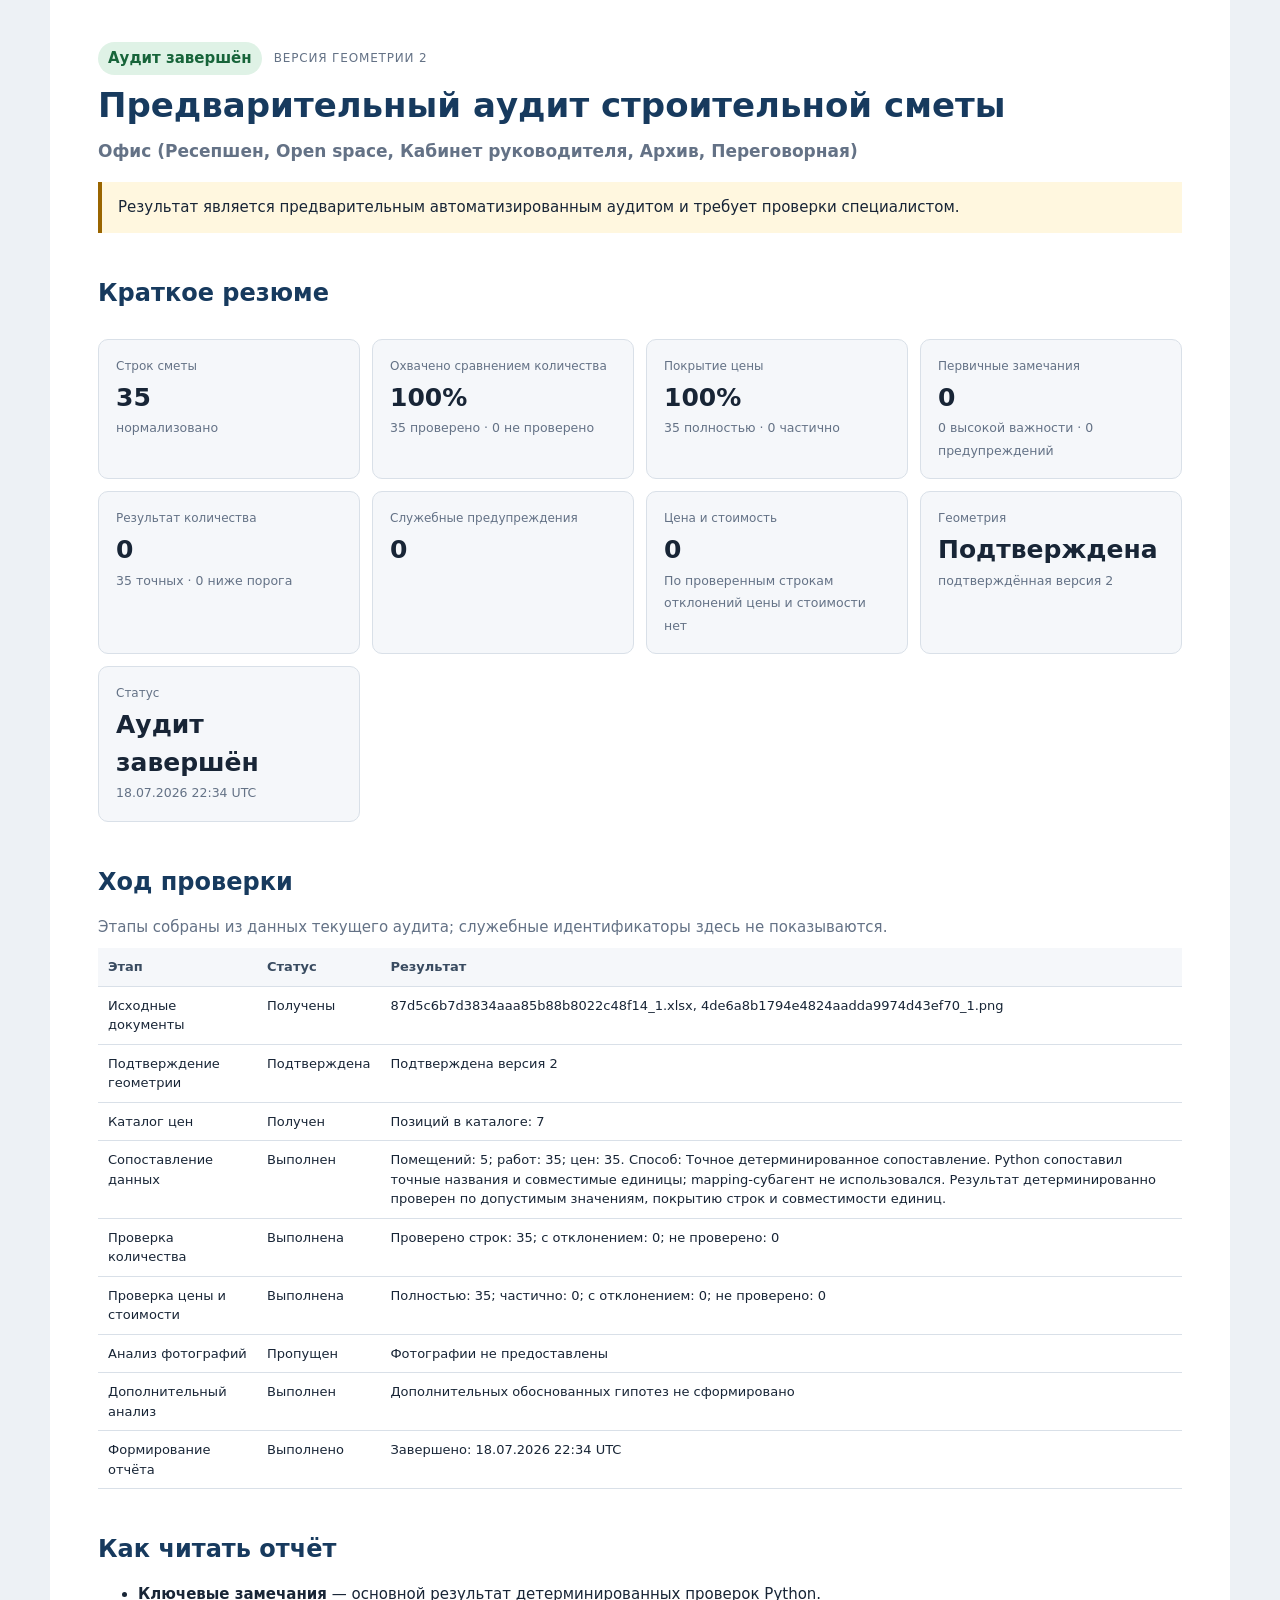
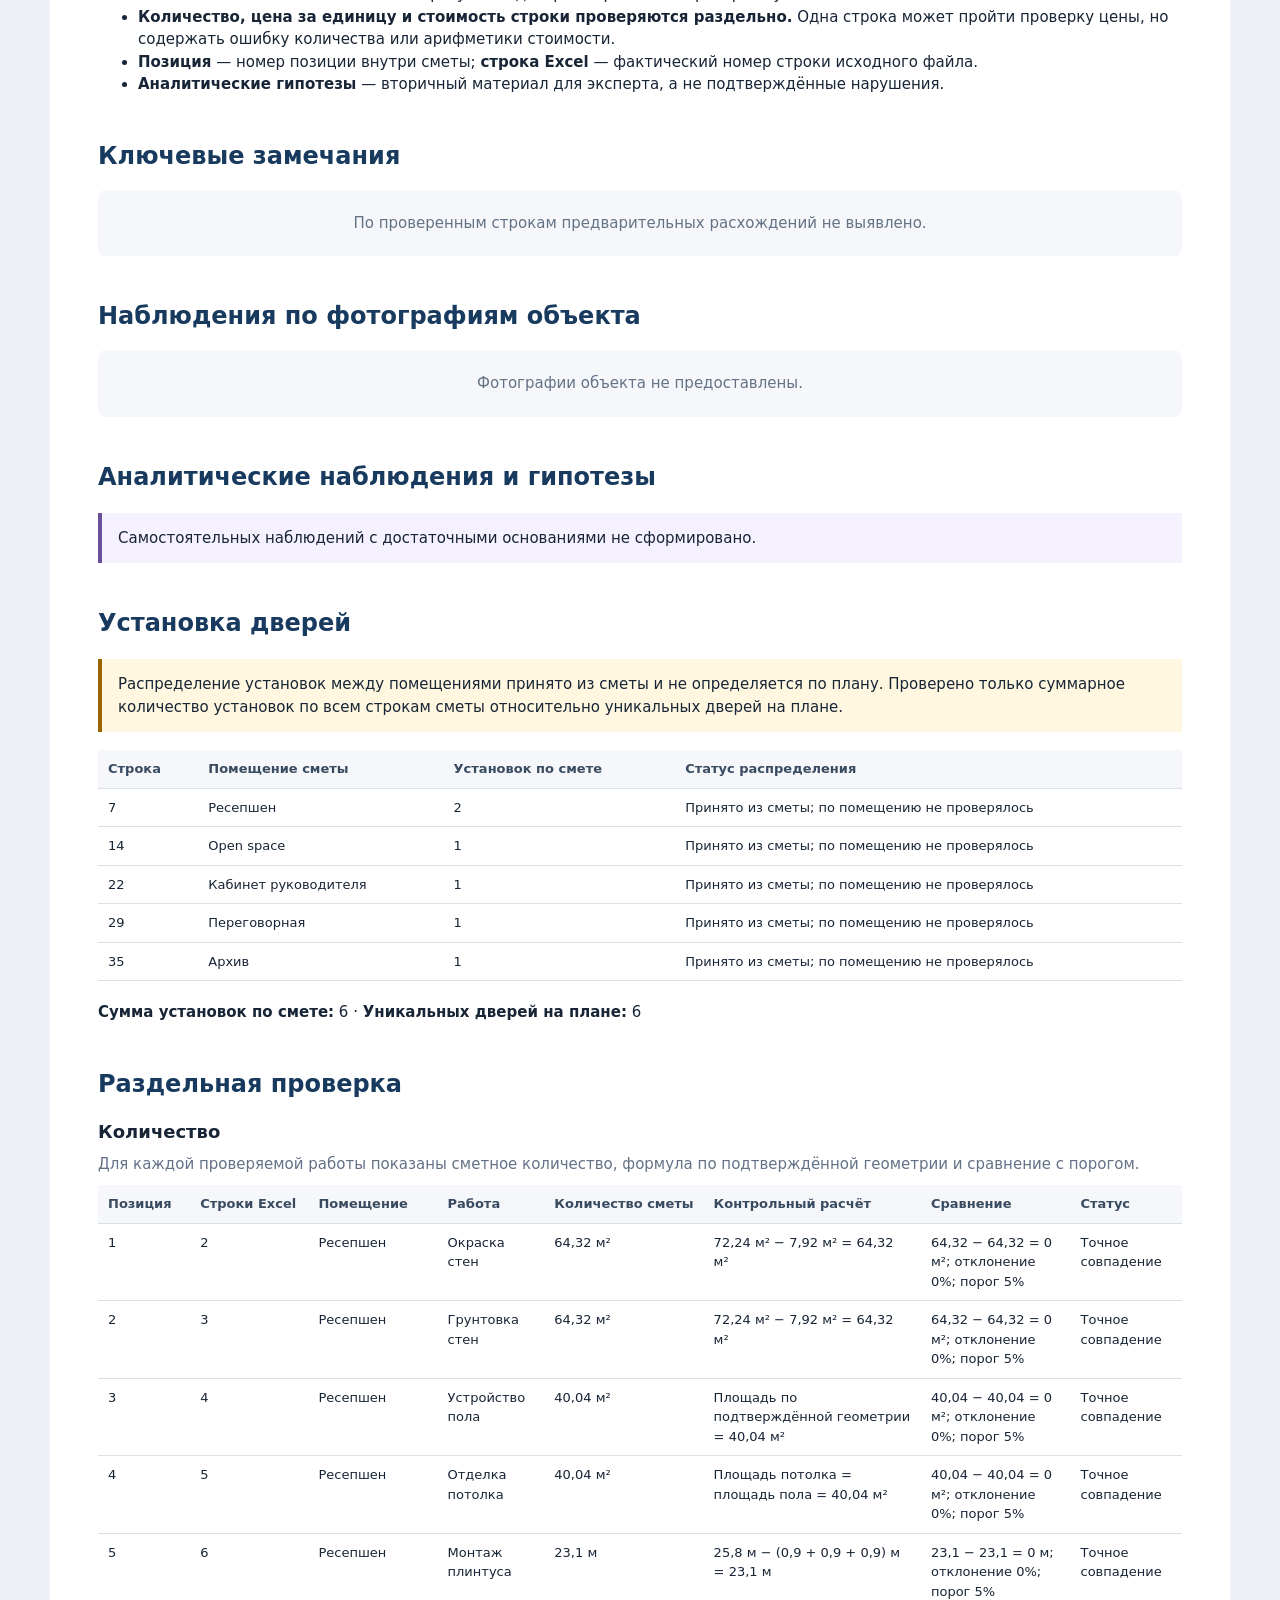
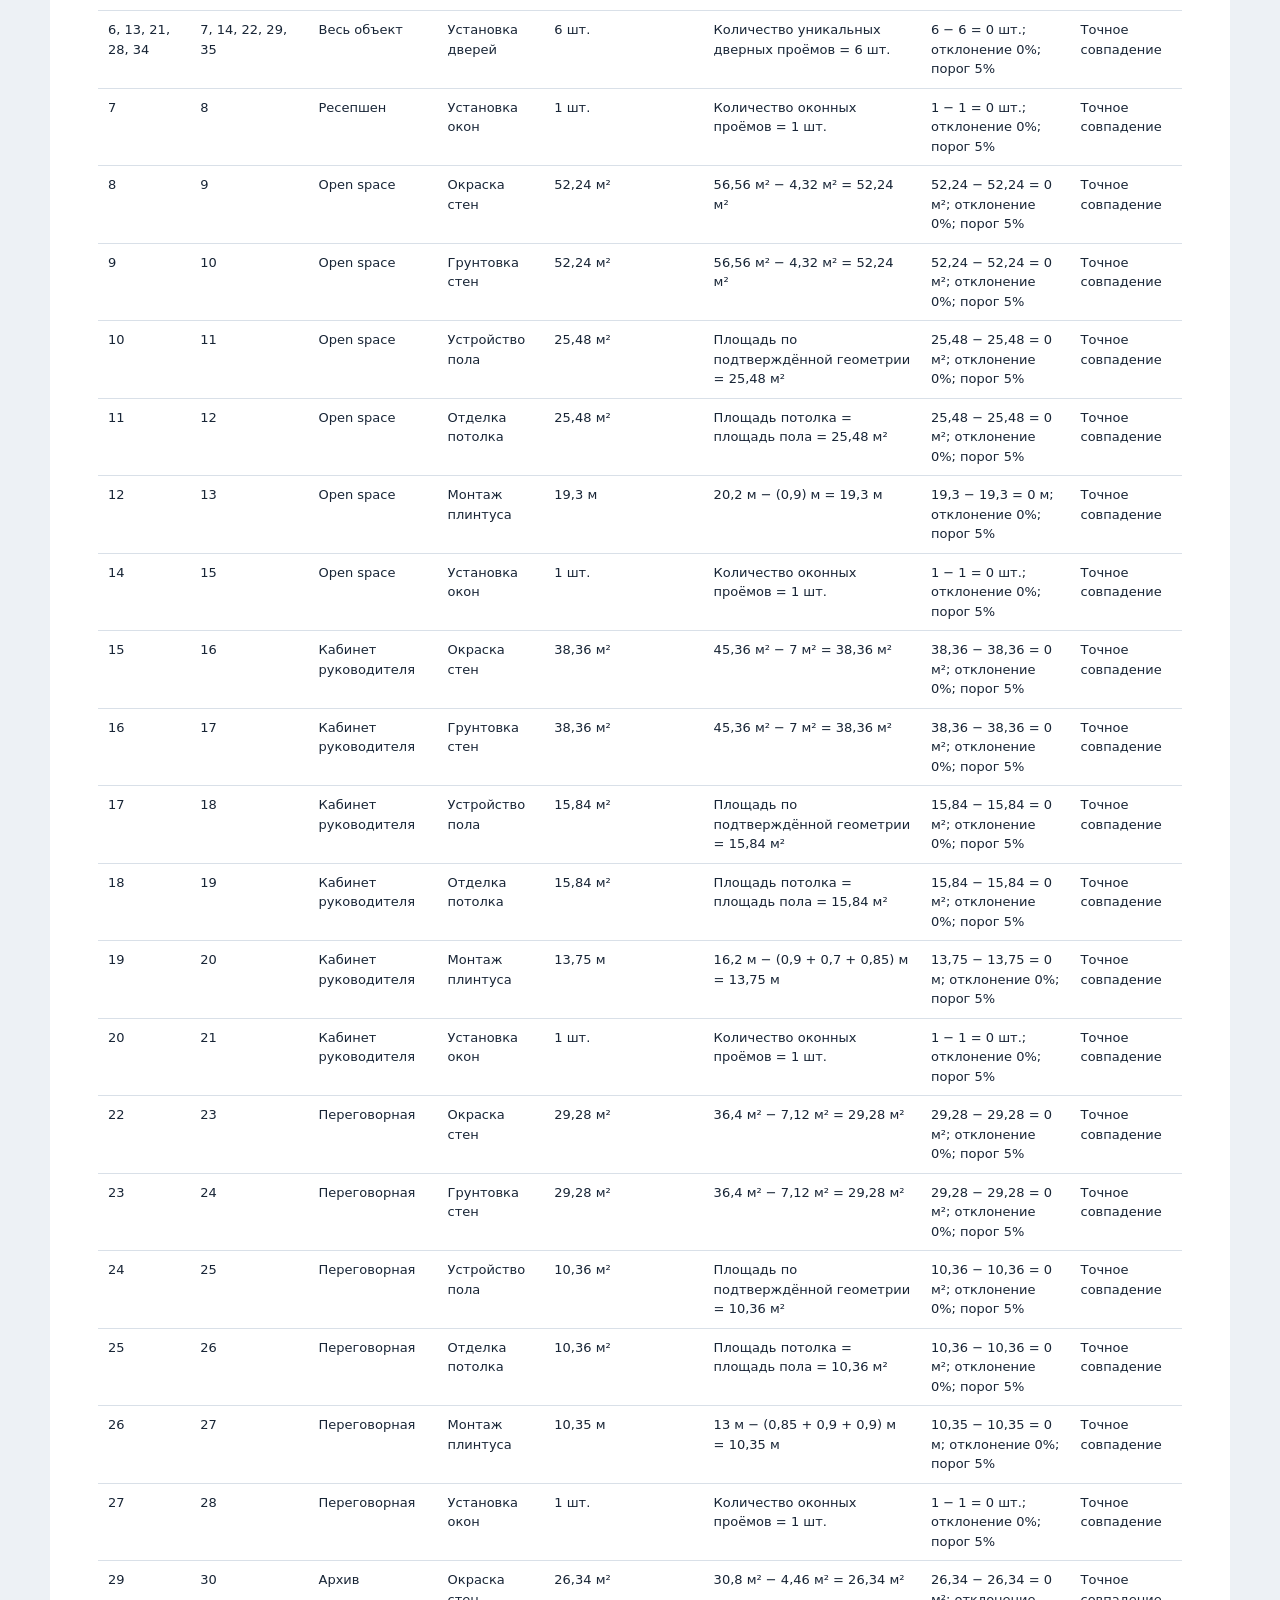
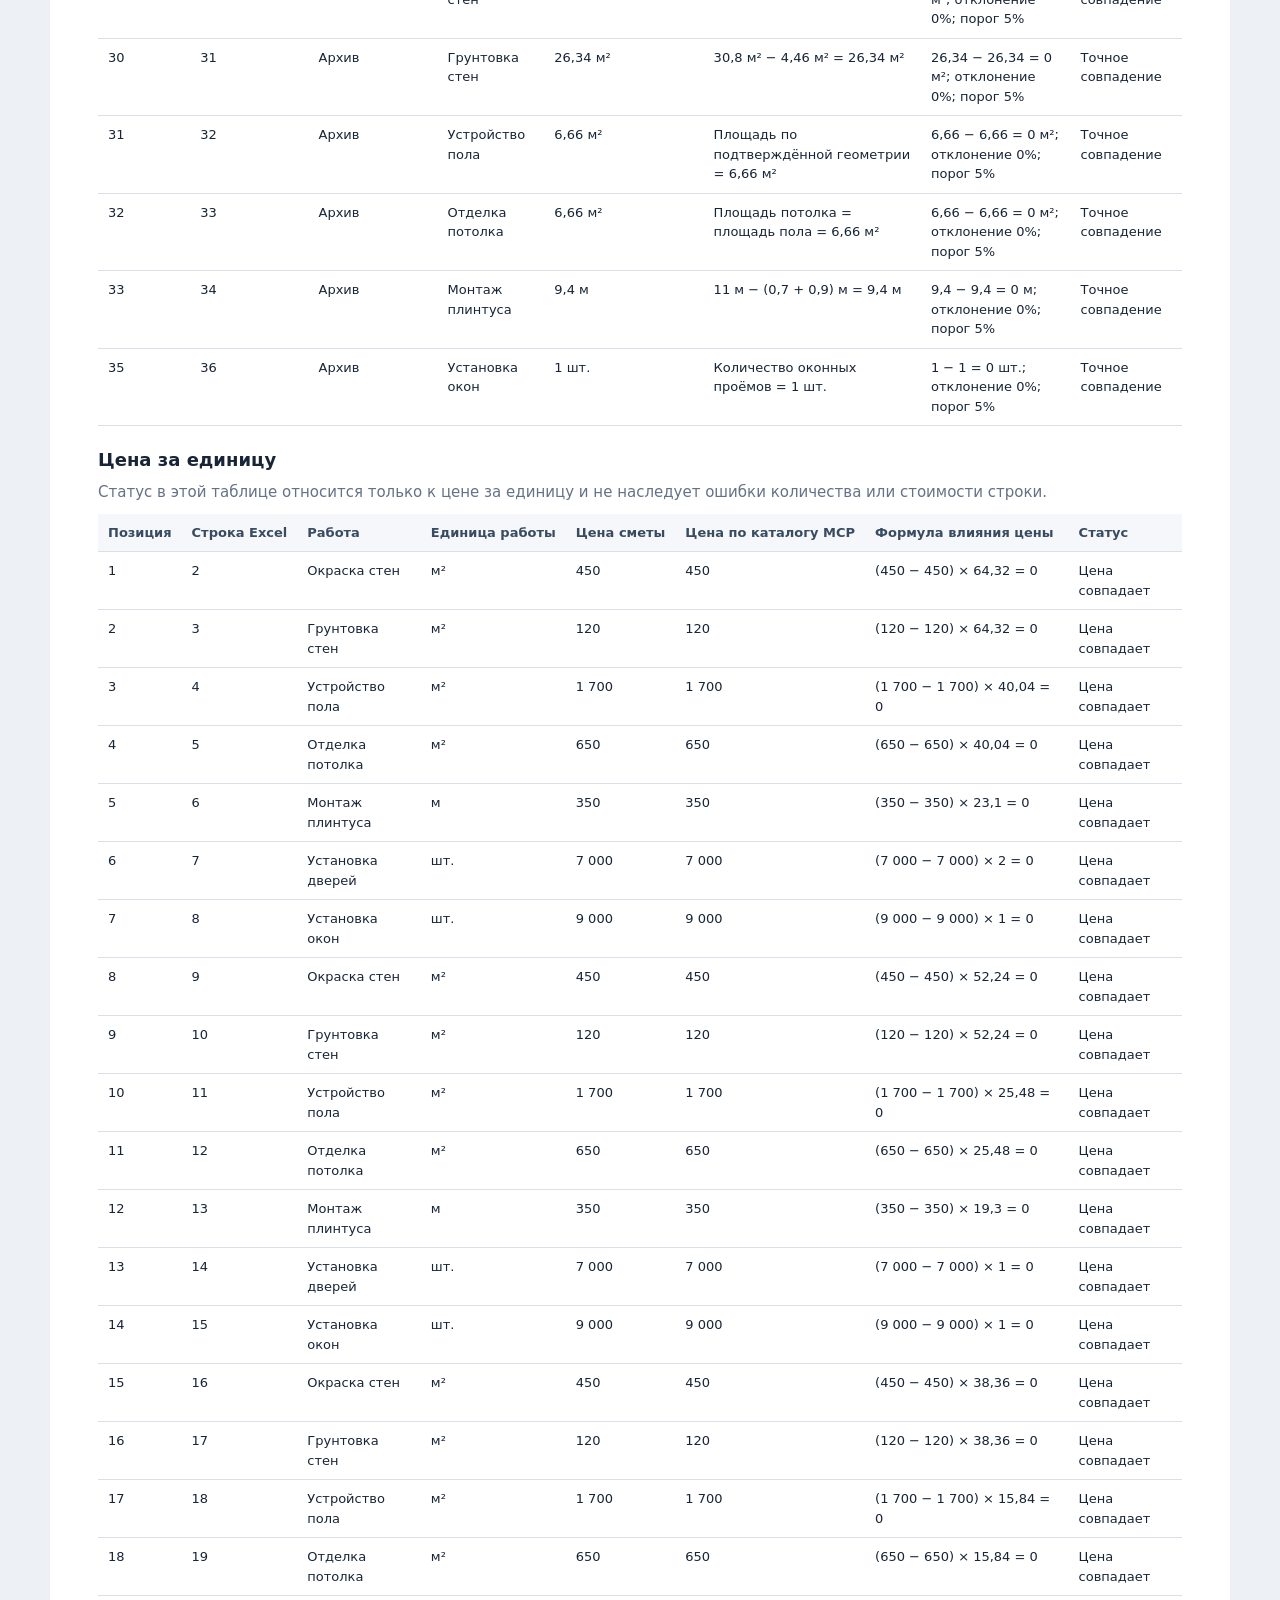
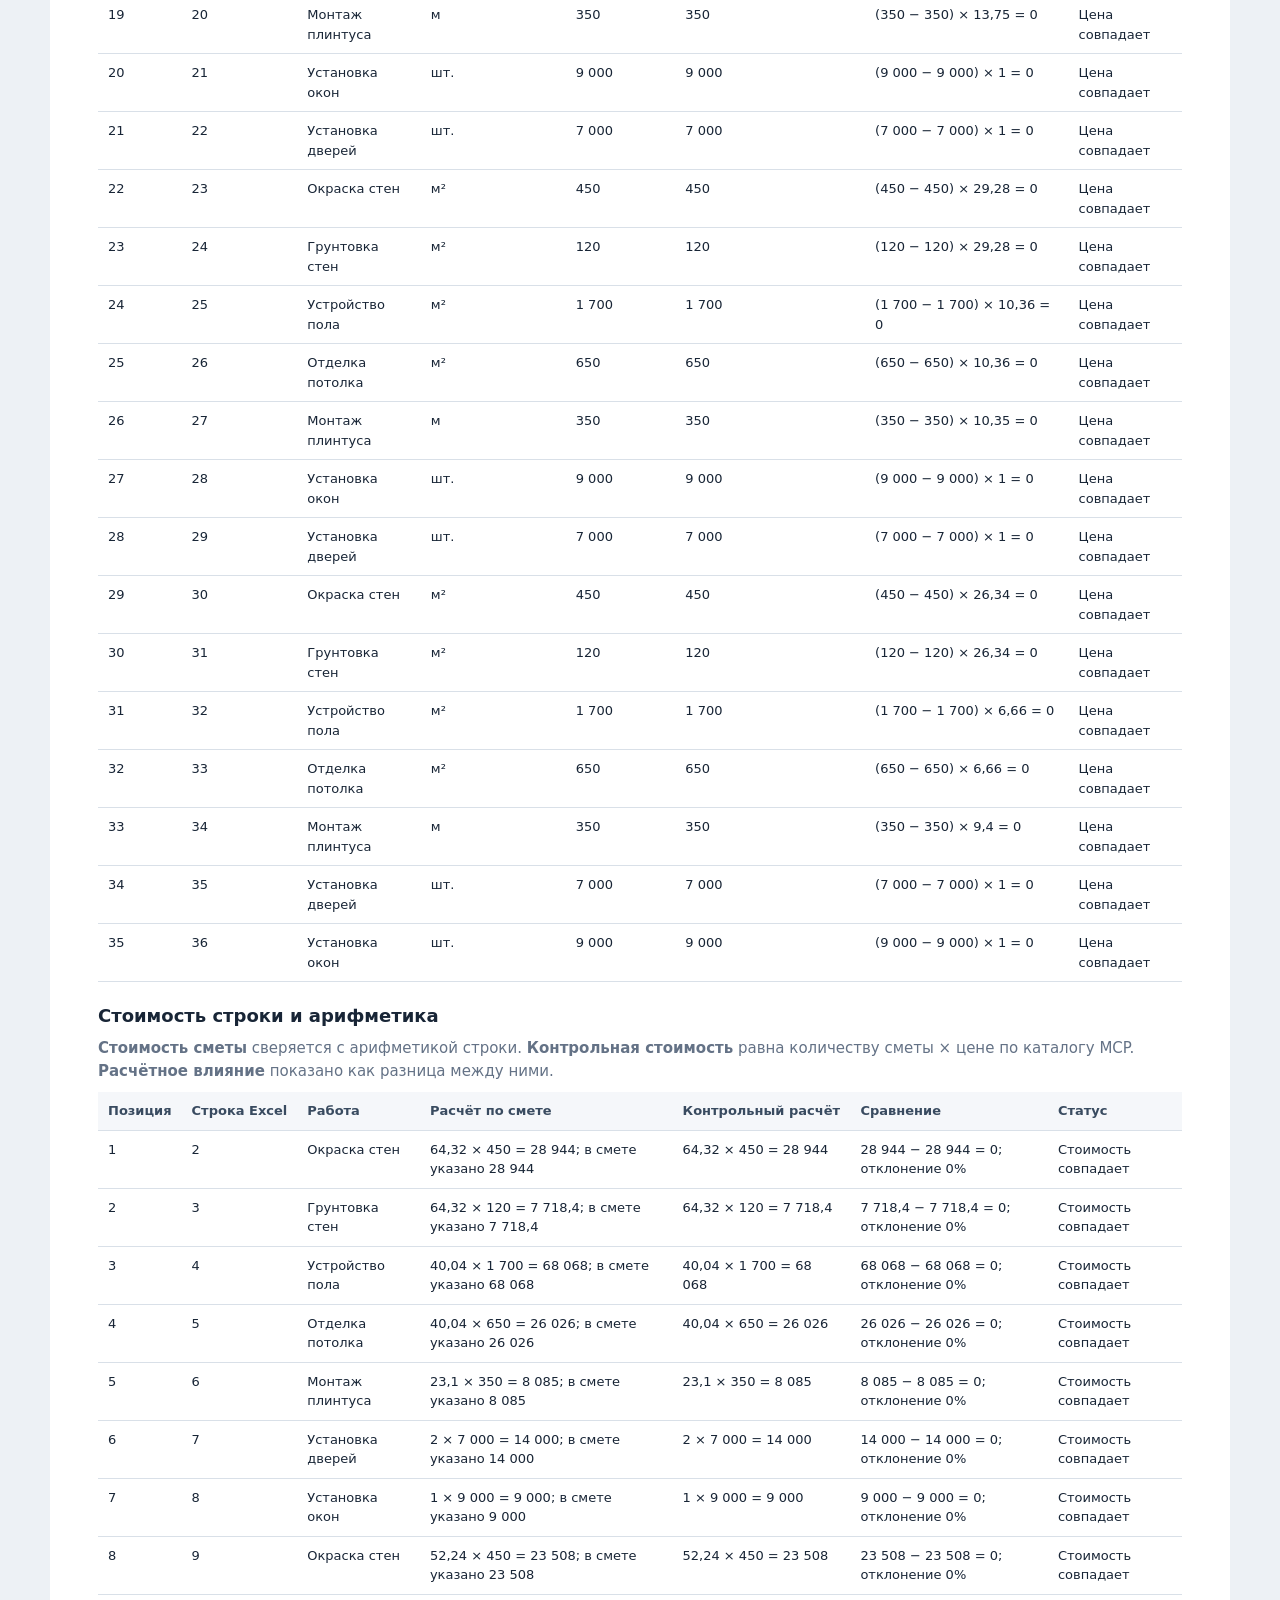
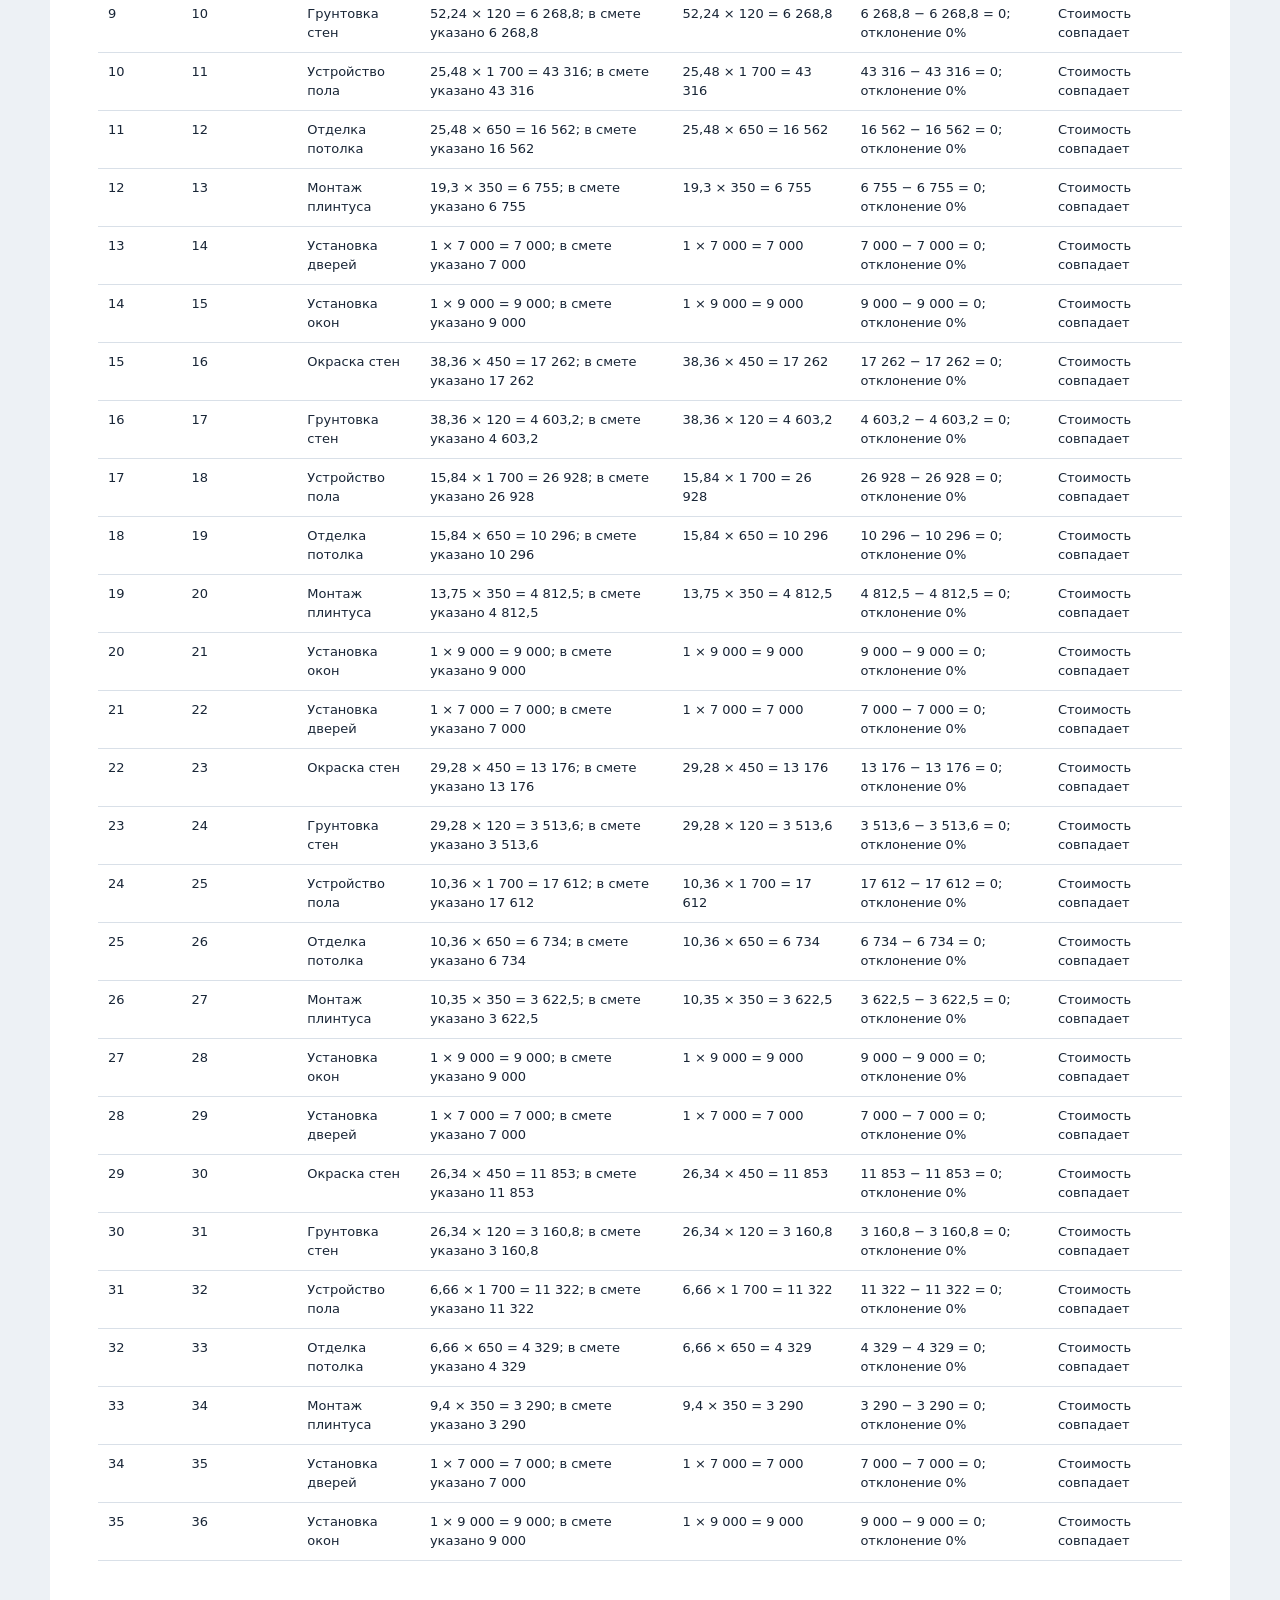
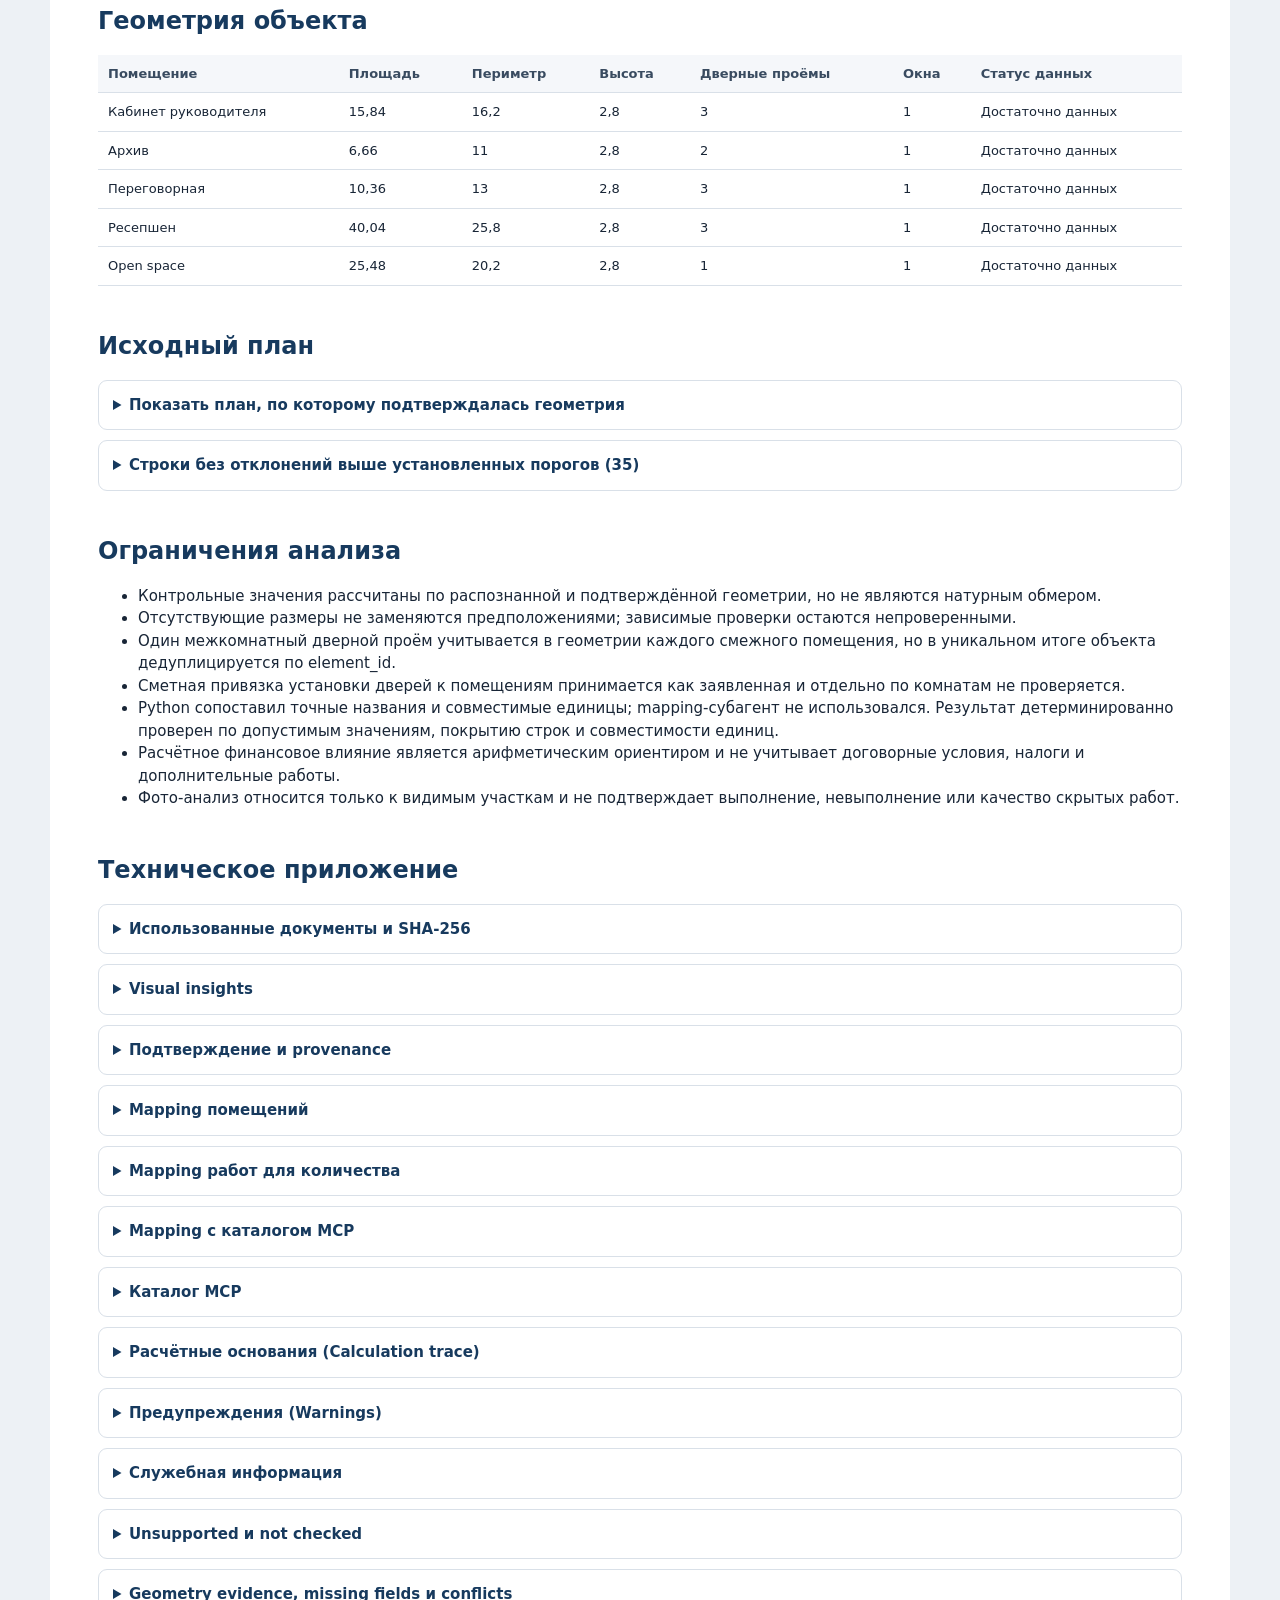
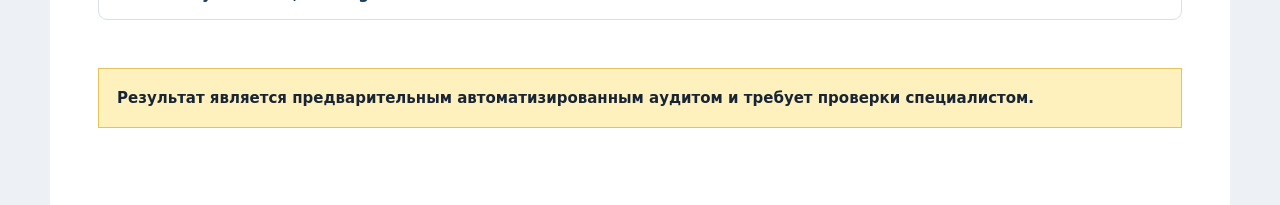
<file: examples/stability-evidence/03-office-clean-estimate/output/report.html>
<!doctype html>
<html lang="ru"><head><meta charset="utf-8"><meta name="viewport" content="width=device-width,initial-scale=1">
<title>Предварительный аудит — Офис (Ресепшен, Open space, Кабинет руководителя, Архив, Переговорная)</title>
<style>
:root{--ink:#182536;--muted:#647286;--line:#d9e0e8;--surface:#f5f7fa;--navy:#173a5e;--red:#a93636;--amber:#9a6500;--blue:#246392;--violet:#68509b}
*{box-sizing:border-box}body{margin:0;background:#edf1f5;color:var(--ink);font:15px/1.5 system-ui,-apple-system,sans-serif}
main{max-width:1180px;margin:0 auto;background:white;min-height:100vh;padding:42px 48px 70px}h1{font-size:34px;margin:5px 0 8px;color:var(--navy)}h2{margin:42px 0 16px;font-size:24px;color:var(--navy)}h3{margin:8px 0;font-size:18px}p{margin:7px 0}.eyebrow{font-size:12px;text-transform:uppercase;letter-spacing:.07em;color:var(--muted)}
.lead{font-size:17px;color:var(--muted)}.status-line{display:flex;gap:12px;align-items:center;flex-wrap:wrap}.status{background:#dff2e6;color:#17643a;padding:5px 10px;border-radius:999px;font-weight:700}
.notice,.hypothesis-note{padding:14px 16px;border-left:4px solid var(--amber);background:#fff7df;margin:18px 0}.hypothesis-note{border-color:var(--violet);background:#f5f1ff}
.kpis{display:grid;grid-template-columns:repeat(4,1fr);gap:12px;margin:28px 0}.kpi{padding:17px;border:1px solid var(--line);border-radius:10px;background:var(--surface)}.kpi span{display:block;color:var(--muted);font-size:12px}.kpi strong{display:block;font-size:25px;margin-top:4px}.kpi small{color:var(--muted)}
.finding,.insight{border:1px solid var(--line);border-radius:12px;padding:20px;margin:14px 0;background:#fff}.finding.high{border-left:5px solid var(--red)}.finding.warning{border-left:5px solid var(--amber)}.finding-head{display:flex;justify-content:space-between;gap:20px}.deviation{font-size:24px;font-weight:700;color:var(--red)}.badge{display:inline-block;font-size:11px;font-weight:800;text-transform:uppercase;padding:3px 7px;border-radius:5px;margin-right:8px}.badge.high{background:#fae1e1;color:var(--red)}.badge.warning{background:#fff0c9;color:var(--amber)}.badge.hypothesis{background:#e9e0ff;color:var(--violet)}
.comparison{display:grid;grid-template-columns:repeat(3,1fr);gap:10px;margin:16px 0}.comparison>div,.impact{background:var(--surface);padding:12px;border-radius:8px}.comparison span,.impact span,.impact small{display:block;color:var(--muted);font-size:12px}.comparison strong,.impact strong{font-size:18px}.impact{border-left:3px solid var(--blue)}.finding-notes{border-top:1px solid var(--line);padding-top:10px}.insight{border-left:5px solid var(--violet)}.muted{color:var(--muted)}
.table-wrap{overflow:auto;margin:10px 0 20px}table{border-collapse:collapse;width:100%;font-size:13px}th,td{padding:9px 10px;border-bottom:1px solid var(--line);text-align:left;vertical-align:top}th{background:var(--surface);color:#394b60;white-space:nowrap}.empty,.empty-state{padding:22px;color:var(--muted);background:var(--surface);border-radius:8px;text-align:center}
details{border:1px solid var(--line);border-radius:9px;padding:0 14px;margin:10px 0}summary{cursor:pointer;font-weight:700;padding:13px 0;color:var(--navy)}.plan-preview img{display:block;max-width:100%;height:auto;margin:12px auto 18px;border:1px solid var(--line);border-radius:8px;background:white}pre{white-space:pre-wrap;overflow-wrap:anywhere;background:#172231;color:#eef4fa;padding:14px;border-radius:8px;font-size:12px}.disclaimer{margin-top:48px;padding:18px;background:#fff1bd;border:1px solid #e3c35b;font-weight:700}
@media(max-width:800px){main{padding:24px 18px}.kpis{grid-template-columns:1fr 1fr}.comparison{grid-template-columns:1fr}}
</style></head><body><main>
<header><div class="status-line"><span class="status">Аудит завершён</span><span class="eyebrow">Версия геометрии 2</span></div>
<h1>Предварительный аудит строительной сметы</h1><p class="lead"><strong>Офис (Ресепшен, Open space, Кабинет руководителя, Архив, Переговорная)</strong></p>
<div class="notice">Результат является предварительным автоматизированным аудитом и требует проверки специалистом.</div></header>

<section><h2>Краткое резюме</h2><div class="kpis">
<div class="kpi"><span>Строк сметы</span><strong>35</strong><small>нормализовано</small></div>
<div class="kpi"><span>Охвачено сравнением количества</span><strong>100%</strong><small>35 проверено · 0 не проверено</small></div>
<div class="kpi"><span>Покрытие цены</span><strong>100%</strong><small>35 полностью · 0 частично</small></div>
<div class="kpi"><span>Первичные замечания</span><strong>0</strong><small>0 высокой важности · 0 предупреждений</small></div>
<div class="kpi"><span>Результат количества</span><strong>0</strong><small>35 точных · 0 ниже порога</small></div>
<div class="kpi"><span>Служебные предупреждения</span><strong>0</strong></div>
<div class="kpi"><span>Цена и стоимость</span><strong>0</strong><small>По проверенным строкам отклонений цены и стоимости нет</small></div>
<div class="kpi"><span>Геометрия</span><strong>Подтверждена</strong><small>подтверждённая версия 2</small></div>
<div class="kpi"><span>Статус</span><strong>Аудит завершён</strong><small>18.07.2026 22:34 UTC</small></div>
</div></section>

<section><h2>Ход проверки</h2>
<p class="muted">Этапы собраны из данных текущего аудита; служебные идентификаторы здесь не показываются.</p>
<div class="table-wrap"><table><thead><tr><th>Этап</th><th>Статус</th><th>Результат</th></tr></thead><tbody><tr><td>Исходные документы</td><td>Получены</td><td>87d5c6b7d3834aaa85b88b8022c48f14_1.xlsx, 4de6a8b1794e4824aadda9974d43ef70_1.png</td></tr><tr><td>Подтверждение геометрии</td><td>Подтверждена</td><td>Подтверждена версия 2</td></tr><tr><td>Каталог цен</td><td>Получен</td><td>Позиций в каталоге: 7</td></tr><tr><td>Сопоставление данных</td><td>Выполнен</td><td>Помещений: 5; работ: 35; цен: 35. Способ: Точное детерминированное сопоставление. Python сопоставил точные названия и совместимые единицы; mapping-субагент не использовался. Результат детерминированно проверен по допустимым значениям, покрытию строк и совместимости единиц.</td></tr><tr><td>Проверка количества</td><td>Выполнена</td><td>Проверено строк: 35; с отклонением: 0; не проверено: 0</td></tr><tr><td>Проверка цены и стоимости</td><td>Выполнена</td><td>Полностью: 35; частично: 0; с отклонением: 0; не проверено: 0</td></tr><tr><td>Анализ фотографий</td><td>Пропущен</td><td>Фотографии не предоставлены</td></tr><tr><td>Дополнительный анализ</td><td>Выполнен</td><td>Дополнительных обоснованных гипотез не сформировано</td></tr><tr><td>Формирование отчёта</td><td>Выполнено</td><td>Завершено: 18.07.2026 22:34 UTC</td></tr></tbody></table></div></section>

<section><h2>Как читать отчёт</h2><ul>
<li><strong>Ключевые замечания</strong> — основной результат детерминированных проверок Python.</li>
<li><strong>Количество, цена за единицу и стоимость строки проверяются раздельно.</strong> Одна строка может пройти проверку цены, но содержать ошибку количества или арифметики стоимости.</li>
<li><strong>Позиция</strong> — номер позиции внутри сметы; <strong>строка Excel</strong> — фактический номер строки исходного файла.</li>
<li><strong>Аналитические гипотезы</strong> — вторичный материал для эксперта, а не подтверждённые нарушения.</li>
</ul></section>

<section><h2>Ключевые замечания</h2><div class="empty-state">По проверенным строкам предварительных расхождений не выявлено.</div></section>
<section><h2>Наблюдения по фотографиям объекта</h2>
        <div class="empty-state">Фотографии объекта не предоставлены.</div></section>
<section><h2>Аналитические наблюдения и гипотезы</h2><div class="hypothesis-note">Самостоятельных наблюдений с достаточными основаниями не сформировано.</div></section>

<section><h2>Установка дверей</h2>
<div class="notice">Распределение установок между помещениями принято из сметы и не определяется по плану. Проверено только суммарное количество установок по всем строкам сметы относительно уникальных дверей на плане.</div>
<div class="table-wrap"><table><thead><tr><th>Строка</th><th>Помещение сметы</th><th>Установок по смете</th><th>Статус распределения</th></tr></thead><tbody><tr><td>7</td><td>Ресепшен</td><td>2</td><td>Принято из сметы; по помещению не проверялось</td></tr><tr><td>14</td><td>Open space</td><td>1</td><td>Принято из сметы; по помещению не проверялось</td></tr><tr><td>22</td><td>Кабинет руководителя</td><td>1</td><td>Принято из сметы; по помещению не проверялось</td></tr><tr><td>29</td><td>Переговорная</td><td>1</td><td>Принято из сметы; по помещению не проверялось</td></tr><tr><td>35</td><td>Архив</td><td>1</td><td>Принято из сметы; по помещению не проверялось</td></tr></tbody></table></div>
<p><strong>Сумма установок по смете:</strong> 6 · <strong>Уникальных дверей на плане:</strong> 6</p>
</section>

<section><h2>Раздельная проверка</h2>
<h3>Количество</h3><p class="muted">Для каждой проверяемой работы показаны сметное количество, формула по подтверждённой геометрии и сравнение с порогом.</p>
<div class="table-wrap"><table><thead><tr><th>Позиция</th><th>Строки Excel</th><th>Помещение</th><th>Работа</th><th>Количество сметы</th><th>Контрольный расчёт</th><th>Сравнение</th><th>Статус</th></tr></thead><tbody><tr><td>1</td><td>2</td><td>Ресепшен</td><td>Окраска стен</td><td>64,32 м²</td><td>72,24 м² − 7,92 м² = 64,32 м²</td><td>64,32 − 64,32 = 0 м²; отклонение 0%; порог 5%</td><td>Точное совпадение</td></tr><tr><td>2</td><td>3</td><td>Ресепшен</td><td>Грунтовка стен</td><td>64,32 м²</td><td>72,24 м² − 7,92 м² = 64,32 м²</td><td>64,32 − 64,32 = 0 м²; отклонение 0%; порог 5%</td><td>Точное совпадение</td></tr><tr><td>3</td><td>4</td><td>Ресепшен</td><td>Устройство пола</td><td>40,04 м²</td><td>Площадь по подтверждённой геометрии = 40,04 м²</td><td>40,04 − 40,04 = 0 м²; отклонение 0%; порог 5%</td><td>Точное совпадение</td></tr><tr><td>4</td><td>5</td><td>Ресепшен</td><td>Отделка потолка</td><td>40,04 м²</td><td>Площадь потолка = площадь пола = 40,04 м²</td><td>40,04 − 40,04 = 0 м²; отклонение 0%; порог 5%</td><td>Точное совпадение</td></tr><tr><td>5</td><td>6</td><td>Ресепшен</td><td>Монтаж плинтуса</td><td>23,1 м</td><td>25,8 м − (0,9 + 0,9 + 0,9) м = 23,1 м</td><td>23,1 − 23,1 = 0 м; отклонение 0%; порог 5%</td><td>Точное совпадение</td></tr><tr><td>6, 13, 21, 28, 34</td><td>7, 14, 22, 29, 35</td><td>Весь объект</td><td>Установка дверей</td><td>6 шт.</td><td>Количество уникальных дверных проёмов = 6 шт.</td><td>6 − 6 = 0 шт.; отклонение 0%; порог 5%</td><td>Точное совпадение</td></tr><tr><td>7</td><td>8</td><td>Ресепшен</td><td>Установка окон</td><td>1 шт.</td><td>Количество оконных проёмов = 1 шт.</td><td>1 − 1 = 0 шт.; отклонение 0%; порог 5%</td><td>Точное совпадение</td></tr><tr><td>8</td><td>9</td><td>Open space</td><td>Окраска стен</td><td>52,24 м²</td><td>56,56 м² − 4,32 м² = 52,24 м²</td><td>52,24 − 52,24 = 0 м²; отклонение 0%; порог 5%</td><td>Точное совпадение</td></tr><tr><td>9</td><td>10</td><td>Open space</td><td>Грунтовка стен</td><td>52,24 м²</td><td>56,56 м² − 4,32 м² = 52,24 м²</td><td>52,24 − 52,24 = 0 м²; отклонение 0%; порог 5%</td><td>Точное совпадение</td></tr><tr><td>10</td><td>11</td><td>Open space</td><td>Устройство пола</td><td>25,48 м²</td><td>Площадь по подтверждённой геометрии = 25,48 м²</td><td>25,48 − 25,48 = 0 м²; отклонение 0%; порог 5%</td><td>Точное совпадение</td></tr><tr><td>11</td><td>12</td><td>Open space</td><td>Отделка потолка</td><td>25,48 м²</td><td>Площадь потолка = площадь пола = 25,48 м²</td><td>25,48 − 25,48 = 0 м²; отклонение 0%; порог 5%</td><td>Точное совпадение</td></tr><tr><td>12</td><td>13</td><td>Open space</td><td>Монтаж плинтуса</td><td>19,3 м</td><td>20,2 м − (0,9) м = 19,3 м</td><td>19,3 − 19,3 = 0 м; отклонение 0%; порог 5%</td><td>Точное совпадение</td></tr><tr><td>14</td><td>15</td><td>Open space</td><td>Установка окон</td><td>1 шт.</td><td>Количество оконных проёмов = 1 шт.</td><td>1 − 1 = 0 шт.; отклонение 0%; порог 5%</td><td>Точное совпадение</td></tr><tr><td>15</td><td>16</td><td>Кабинет руководителя</td><td>Окраска стен</td><td>38,36 м²</td><td>45,36 м² − 7 м² = 38,36 м²</td><td>38,36 − 38,36 = 0 м²; отклонение 0%; порог 5%</td><td>Точное совпадение</td></tr><tr><td>16</td><td>17</td><td>Кабинет руководителя</td><td>Грунтовка стен</td><td>38,36 м²</td><td>45,36 м² − 7 м² = 38,36 м²</td><td>38,36 − 38,36 = 0 м²; отклонение 0%; порог 5%</td><td>Точное совпадение</td></tr><tr><td>17</td><td>18</td><td>Кабинет руководителя</td><td>Устройство пола</td><td>15,84 м²</td><td>Площадь по подтверждённой геометрии = 15,84 м²</td><td>15,84 − 15,84 = 0 м²; отклонение 0%; порог 5%</td><td>Точное совпадение</td></tr><tr><td>18</td><td>19</td><td>Кабинет руководителя</td><td>Отделка потолка</td><td>15,84 м²</td><td>Площадь потолка = площадь пола = 15,84 м²</td><td>15,84 − 15,84 = 0 м²; отклонение 0%; порог 5%</td><td>Точное совпадение</td></tr><tr><td>19</td><td>20</td><td>Кабинет руководителя</td><td>Монтаж плинтуса</td><td>13,75 м</td><td>16,2 м − (0,9 + 0,7 + 0,85) м = 13,75 м</td><td>13,75 − 13,75 = 0 м; отклонение 0%; порог 5%</td><td>Точное совпадение</td></tr><tr><td>20</td><td>21</td><td>Кабинет руководителя</td><td>Установка окон</td><td>1 шт.</td><td>Количество оконных проёмов = 1 шт.</td><td>1 − 1 = 0 шт.; отклонение 0%; порог 5%</td><td>Точное совпадение</td></tr><tr><td>22</td><td>23</td><td>Переговорная</td><td>Окраска стен</td><td>29,28 м²</td><td>36,4 м² − 7,12 м² = 29,28 м²</td><td>29,28 − 29,28 = 0 м²; отклонение 0%; порог 5%</td><td>Точное совпадение</td></tr><tr><td>23</td><td>24</td><td>Переговорная</td><td>Грунтовка стен</td><td>29,28 м²</td><td>36,4 м² − 7,12 м² = 29,28 м²</td><td>29,28 − 29,28 = 0 м²; отклонение 0%; порог 5%</td><td>Точное совпадение</td></tr><tr><td>24</td><td>25</td><td>Переговорная</td><td>Устройство пола</td><td>10,36 м²</td><td>Площадь по подтверждённой геометрии = 10,36 м²</td><td>10,36 − 10,36 = 0 м²; отклонение 0%; порог 5%</td><td>Точное совпадение</td></tr><tr><td>25</td><td>26</td><td>Переговорная</td><td>Отделка потолка</td><td>10,36 м²</td><td>Площадь потолка = площадь пола = 10,36 м²</td><td>10,36 − 10,36 = 0 м²; отклонение 0%; порог 5%</td><td>Точное совпадение</td></tr><tr><td>26</td><td>27</td><td>Переговорная</td><td>Монтаж плинтуса</td><td>10,35 м</td><td>13 м − (0,85 + 0,9 + 0,9) м = 10,35 м</td><td>10,35 − 10,35 = 0 м; отклонение 0%; порог 5%</td><td>Точное совпадение</td></tr><tr><td>27</td><td>28</td><td>Переговорная</td><td>Установка окон</td><td>1 шт.</td><td>Количество оконных проёмов = 1 шт.</td><td>1 − 1 = 0 шт.; отклонение 0%; порог 5%</td><td>Точное совпадение</td></tr><tr><td>29</td><td>30</td><td>Архив</td><td>Окраска стен</td><td>26,34 м²</td><td>30,8 м² − 4,46 м² = 26,34 м²</td><td>26,34 − 26,34 = 0 м²; отклонение 0%; порог 5%</td><td>Точное совпадение</td></tr><tr><td>30</td><td>31</td><td>Архив</td><td>Грунтовка стен</td><td>26,34 м²</td><td>30,8 м² − 4,46 м² = 26,34 м²</td><td>26,34 − 26,34 = 0 м²; отклонение 0%; порог 5%</td><td>Точное совпадение</td></tr><tr><td>31</td><td>32</td><td>Архив</td><td>Устройство пола</td><td>6,66 м²</td><td>Площадь по подтверждённой геометрии = 6,66 м²</td><td>6,66 − 6,66 = 0 м²; отклонение 0%; порог 5%</td><td>Точное совпадение</td></tr><tr><td>32</td><td>33</td><td>Архив</td><td>Отделка потолка</td><td>6,66 м²</td><td>Площадь потолка = площадь пола = 6,66 м²</td><td>6,66 − 6,66 = 0 м²; отклонение 0%; порог 5%</td><td>Точное совпадение</td></tr><tr><td>33</td><td>34</td><td>Архив</td><td>Монтаж плинтуса</td><td>9,4 м</td><td>11 м − (0,7 + 0,9) м = 9,4 м</td><td>9,4 − 9,4 = 0 м; отклонение 0%; порог 5%</td><td>Точное совпадение</td></tr><tr><td>35</td><td>36</td><td>Архив</td><td>Установка окон</td><td>1 шт.</td><td>Количество оконных проёмов = 1 шт.</td><td>1 − 1 = 0 шт.; отклонение 0%; порог 5%</td><td>Точное совпадение</td></tr></tbody></table></div>
<h3>Цена за единицу</h3><p class="muted">Статус в этой таблице относится только к цене за единицу и не наследует ошибки количества или стоимости строки.</p>
<div class="table-wrap"><table><thead><tr><th>Позиция</th><th>Строка Excel</th><th>Работа</th><th>Единица работы</th><th>Цена сметы</th><th>Цена по каталогу MCP</th><th>Формула влияния цены</th><th>Статус</th></tr></thead><tbody><tr><td>1</td><td>2</td><td>Окраска стен</td><td>м²</td><td>450</td><td>450</td><td>(450 − 450) × 64,32 = 0</td><td>Цена совпадает</td></tr><tr><td>2</td><td>3</td><td>Грунтовка стен</td><td>м²</td><td>120</td><td>120</td><td>(120 − 120) × 64,32 = 0</td><td>Цена совпадает</td></tr><tr><td>3</td><td>4</td><td>Устройство пола</td><td>м²</td><td>1 700</td><td>1 700</td><td>(1 700 − 1 700) × 40,04 = 0</td><td>Цена совпадает</td></tr><tr><td>4</td><td>5</td><td>Отделка потолка</td><td>м²</td><td>650</td><td>650</td><td>(650 − 650) × 40,04 = 0</td><td>Цена совпадает</td></tr><tr><td>5</td><td>6</td><td>Монтаж плинтуса</td><td>м</td><td>350</td><td>350</td><td>(350 − 350) × 23,1 = 0</td><td>Цена совпадает</td></tr><tr><td>6</td><td>7</td><td>Установка дверей</td><td>шт.</td><td>7 000</td><td>7 000</td><td>(7 000 − 7 000) × 2 = 0</td><td>Цена совпадает</td></tr><tr><td>7</td><td>8</td><td>Установка окон</td><td>шт.</td><td>9 000</td><td>9 000</td><td>(9 000 − 9 000) × 1 = 0</td><td>Цена совпадает</td></tr><tr><td>8</td><td>9</td><td>Окраска стен</td><td>м²</td><td>450</td><td>450</td><td>(450 − 450) × 52,24 = 0</td><td>Цена совпадает</td></tr><tr><td>9</td><td>10</td><td>Грунтовка стен</td><td>м²</td><td>120</td><td>120</td><td>(120 − 120) × 52,24 = 0</td><td>Цена совпадает</td></tr><tr><td>10</td><td>11</td><td>Устройство пола</td><td>м²</td><td>1 700</td><td>1 700</td><td>(1 700 − 1 700) × 25,48 = 0</td><td>Цена совпадает</td></tr><tr><td>11</td><td>12</td><td>Отделка потолка</td><td>м²</td><td>650</td><td>650</td><td>(650 − 650) × 25,48 = 0</td><td>Цена совпадает</td></tr><tr><td>12</td><td>13</td><td>Монтаж плинтуса</td><td>м</td><td>350</td><td>350</td><td>(350 − 350) × 19,3 = 0</td><td>Цена совпадает</td></tr><tr><td>13</td><td>14</td><td>Установка дверей</td><td>шт.</td><td>7 000</td><td>7 000</td><td>(7 000 − 7 000) × 1 = 0</td><td>Цена совпадает</td></tr><tr><td>14</td><td>15</td><td>Установка окон</td><td>шт.</td><td>9 000</td><td>9 000</td><td>(9 000 − 9 000) × 1 = 0</td><td>Цена совпадает</td></tr><tr><td>15</td><td>16</td><td>Окраска стен</td><td>м²</td><td>450</td><td>450</td><td>(450 − 450) × 38,36 = 0</td><td>Цена совпадает</td></tr><tr><td>16</td><td>17</td><td>Грунтовка стен</td><td>м²</td><td>120</td><td>120</td><td>(120 − 120) × 38,36 = 0</td><td>Цена совпадает</td></tr><tr><td>17</td><td>18</td><td>Устройство пола</td><td>м²</td><td>1 700</td><td>1 700</td><td>(1 700 − 1 700) × 15,84 = 0</td><td>Цена совпадает</td></tr><tr><td>18</td><td>19</td><td>Отделка потолка</td><td>м²</td><td>650</td><td>650</td><td>(650 − 650) × 15,84 = 0</td><td>Цена совпадает</td></tr><tr><td>19</td><td>20</td><td>Монтаж плинтуса</td><td>м</td><td>350</td><td>350</td><td>(350 − 350) × 13,75 = 0</td><td>Цена совпадает</td></tr><tr><td>20</td><td>21</td><td>Установка окон</td><td>шт.</td><td>9 000</td><td>9 000</td><td>(9 000 − 9 000) × 1 = 0</td><td>Цена совпадает</td></tr><tr><td>21</td><td>22</td><td>Установка дверей</td><td>шт.</td><td>7 000</td><td>7 000</td><td>(7 000 − 7 000) × 1 = 0</td><td>Цена совпадает</td></tr><tr><td>22</td><td>23</td><td>Окраска стен</td><td>м²</td><td>450</td><td>450</td><td>(450 − 450) × 29,28 = 0</td><td>Цена совпадает</td></tr><tr><td>23</td><td>24</td><td>Грунтовка стен</td><td>м²</td><td>120</td><td>120</td><td>(120 − 120) × 29,28 = 0</td><td>Цена совпадает</td></tr><tr><td>24</td><td>25</td><td>Устройство пола</td><td>м²</td><td>1 700</td><td>1 700</td><td>(1 700 − 1 700) × 10,36 = 0</td><td>Цена совпадает</td></tr><tr><td>25</td><td>26</td><td>Отделка потолка</td><td>м²</td><td>650</td><td>650</td><td>(650 − 650) × 10,36 = 0</td><td>Цена совпадает</td></tr><tr><td>26</td><td>27</td><td>Монтаж плинтуса</td><td>м</td><td>350</td><td>350</td><td>(350 − 350) × 10,35 = 0</td><td>Цена совпадает</td></tr><tr><td>27</td><td>28</td><td>Установка окон</td><td>шт.</td><td>9 000</td><td>9 000</td><td>(9 000 − 9 000) × 1 = 0</td><td>Цена совпадает</td></tr><tr><td>28</td><td>29</td><td>Установка дверей</td><td>шт.</td><td>7 000</td><td>7 000</td><td>(7 000 − 7 000) × 1 = 0</td><td>Цена совпадает</td></tr><tr><td>29</td><td>30</td><td>Окраска стен</td><td>м²</td><td>450</td><td>450</td><td>(450 − 450) × 26,34 = 0</td><td>Цена совпадает</td></tr><tr><td>30</td><td>31</td><td>Грунтовка стен</td><td>м²</td><td>120</td><td>120</td><td>(120 − 120) × 26,34 = 0</td><td>Цена совпадает</td></tr><tr><td>31</td><td>32</td><td>Устройство пола</td><td>м²</td><td>1 700</td><td>1 700</td><td>(1 700 − 1 700) × 6,66 = 0</td><td>Цена совпадает</td></tr><tr><td>32</td><td>33</td><td>Отделка потолка</td><td>м²</td><td>650</td><td>650</td><td>(650 − 650) × 6,66 = 0</td><td>Цена совпадает</td></tr><tr><td>33</td><td>34</td><td>Монтаж плинтуса</td><td>м</td><td>350</td><td>350</td><td>(350 − 350) × 9,4 = 0</td><td>Цена совпадает</td></tr><tr><td>34</td><td>35</td><td>Установка дверей</td><td>шт.</td><td>7 000</td><td>7 000</td><td>(7 000 − 7 000) × 1 = 0</td><td>Цена совпадает</td></tr><tr><td>35</td><td>36</td><td>Установка окон</td><td>шт.</td><td>9 000</td><td>9 000</td><td>(9 000 − 9 000) × 1 = 0</td><td>Цена совпадает</td></tr></tbody></table></div>
<h3>Стоимость строки и арифметика</h3><p class="muted"><strong>Стоимость сметы</strong> сверяется с арифметикой строки. <strong>Контрольная стоимость</strong> равна количеству сметы × цене по каталогу MCP. <strong>Расчётное влияние</strong> показано как разница между ними.</p>
<div class="table-wrap"><table><thead><tr><th>Позиция</th><th>Строка Excel</th><th>Работа</th><th>Расчёт по смете</th><th>Контрольный расчёт</th><th>Сравнение</th><th>Статус</th></tr></thead><tbody><tr><td>1</td><td>2</td><td>Окраска стен</td><td>64,32 × 450 = 28 944; в смете указано 28 944</td><td>64,32 × 450 = 28 944</td><td>28 944 − 28 944 = 0; отклонение 0%</td><td>Стоимость совпадает</td></tr><tr><td>2</td><td>3</td><td>Грунтовка стен</td><td>64,32 × 120 = 7 718,4; в смете указано 7 718,4</td><td>64,32 × 120 = 7 718,4</td><td>7 718,4 − 7 718,4 = 0; отклонение 0%</td><td>Стоимость совпадает</td></tr><tr><td>3</td><td>4</td><td>Устройство пола</td><td>40,04 × 1 700 = 68 068; в смете указано 68 068</td><td>40,04 × 1 700 = 68 068</td><td>68 068 − 68 068 = 0; отклонение 0%</td><td>Стоимость совпадает</td></tr><tr><td>4</td><td>5</td><td>Отделка потолка</td><td>40,04 × 650 = 26 026; в смете указано 26 026</td><td>40,04 × 650 = 26 026</td><td>26 026 − 26 026 = 0; отклонение 0%</td><td>Стоимость совпадает</td></tr><tr><td>5</td><td>6</td><td>Монтаж плинтуса</td><td>23,1 × 350 = 8 085; в смете указано 8 085</td><td>23,1 × 350 = 8 085</td><td>8 085 − 8 085 = 0; отклонение 0%</td><td>Стоимость совпадает</td></tr><tr><td>6</td><td>7</td><td>Установка дверей</td><td>2 × 7 000 = 14 000; в смете указано 14 000</td><td>2 × 7 000 = 14 000</td><td>14 000 − 14 000 = 0; отклонение 0%</td><td>Стоимость совпадает</td></tr><tr><td>7</td><td>8</td><td>Установка окон</td><td>1 × 9 000 = 9 000; в смете указано 9 000</td><td>1 × 9 000 = 9 000</td><td>9 000 − 9 000 = 0; отклонение 0%</td><td>Стоимость совпадает</td></tr><tr><td>8</td><td>9</td><td>Окраска стен</td><td>52,24 × 450 = 23 508; в смете указано 23 508</td><td>52,24 × 450 = 23 508</td><td>23 508 − 23 508 = 0; отклонение 0%</td><td>Стоимость совпадает</td></tr><tr><td>9</td><td>10</td><td>Грунтовка стен</td><td>52,24 × 120 = 6 268,8; в смете указано 6 268,8</td><td>52,24 × 120 = 6 268,8</td><td>6 268,8 − 6 268,8 = 0; отклонение 0%</td><td>Стоимость совпадает</td></tr><tr><td>10</td><td>11</td><td>Устройство пола</td><td>25,48 × 1 700 = 43 316; в смете указано 43 316</td><td>25,48 × 1 700 = 43 316</td><td>43 316 − 43 316 = 0; отклонение 0%</td><td>Стоимость совпадает</td></tr><tr><td>11</td><td>12</td><td>Отделка потолка</td><td>25,48 × 650 = 16 562; в смете указано 16 562</td><td>25,48 × 650 = 16 562</td><td>16 562 − 16 562 = 0; отклонение 0%</td><td>Стоимость совпадает</td></tr><tr><td>12</td><td>13</td><td>Монтаж плинтуса</td><td>19,3 × 350 = 6 755; в смете указано 6 755</td><td>19,3 × 350 = 6 755</td><td>6 755 − 6 755 = 0; отклонение 0%</td><td>Стоимость совпадает</td></tr><tr><td>13</td><td>14</td><td>Установка дверей</td><td>1 × 7 000 = 7 000; в смете указано 7 000</td><td>1 × 7 000 = 7 000</td><td>7 000 − 7 000 = 0; отклонение 0%</td><td>Стоимость совпадает</td></tr><tr><td>14</td><td>15</td><td>Установка окон</td><td>1 × 9 000 = 9 000; в смете указано 9 000</td><td>1 × 9 000 = 9 000</td><td>9 000 − 9 000 = 0; отклонение 0%</td><td>Стоимость совпадает</td></tr><tr><td>15</td><td>16</td><td>Окраска стен</td><td>38,36 × 450 = 17 262; в смете указано 17 262</td><td>38,36 × 450 = 17 262</td><td>17 262 − 17 262 = 0; отклонение 0%</td><td>Стоимость совпадает</td></tr><tr><td>16</td><td>17</td><td>Грунтовка стен</td><td>38,36 × 120 = 4 603,2; в смете указано 4 603,2</td><td>38,36 × 120 = 4 603,2</td><td>4 603,2 − 4 603,2 = 0; отклонение 0%</td><td>Стоимость совпадает</td></tr><tr><td>17</td><td>18</td><td>Устройство пола</td><td>15,84 × 1 700 = 26 928; в смете указано 26 928</td><td>15,84 × 1 700 = 26 928</td><td>26 928 − 26 928 = 0; отклонение 0%</td><td>Стоимость совпадает</td></tr><tr><td>18</td><td>19</td><td>Отделка потолка</td><td>15,84 × 650 = 10 296; в смете указано 10 296</td><td>15,84 × 650 = 10 296</td><td>10 296 − 10 296 = 0; отклонение 0%</td><td>Стоимость совпадает</td></tr><tr><td>19</td><td>20</td><td>Монтаж плинтуса</td><td>13,75 × 350 = 4 812,5; в смете указано 4 812,5</td><td>13,75 × 350 = 4 812,5</td><td>4 812,5 − 4 812,5 = 0; отклонение 0%</td><td>Стоимость совпадает</td></tr><tr><td>20</td><td>21</td><td>Установка окон</td><td>1 × 9 000 = 9 000; в смете указано 9 000</td><td>1 × 9 000 = 9 000</td><td>9 000 − 9 000 = 0; отклонение 0%</td><td>Стоимость совпадает</td></tr><tr><td>21</td><td>22</td><td>Установка дверей</td><td>1 × 7 000 = 7 000; в смете указано 7 000</td><td>1 × 7 000 = 7 000</td><td>7 000 − 7 000 = 0; отклонение 0%</td><td>Стоимость совпадает</td></tr><tr><td>22</td><td>23</td><td>Окраска стен</td><td>29,28 × 450 = 13 176; в смете указано 13 176</td><td>29,28 × 450 = 13 176</td><td>13 176 − 13 176 = 0; отклонение 0%</td><td>Стоимость совпадает</td></tr><tr><td>23</td><td>24</td><td>Грунтовка стен</td><td>29,28 × 120 = 3 513,6; в смете указано 3 513,6</td><td>29,28 × 120 = 3 513,6</td><td>3 513,6 − 3 513,6 = 0; отклонение 0%</td><td>Стоимость совпадает</td></tr><tr><td>24</td><td>25</td><td>Устройство пола</td><td>10,36 × 1 700 = 17 612; в смете указано 17 612</td><td>10,36 × 1 700 = 17 612</td><td>17 612 − 17 612 = 0; отклонение 0%</td><td>Стоимость совпадает</td></tr><tr><td>25</td><td>26</td><td>Отделка потолка</td><td>10,36 × 650 = 6 734; в смете указано 6 734</td><td>10,36 × 650 = 6 734</td><td>6 734 − 6 734 = 0; отклонение 0%</td><td>Стоимость совпадает</td></tr><tr><td>26</td><td>27</td><td>Монтаж плинтуса</td><td>10,35 × 350 = 3 622,5; в смете указано 3 622,5</td><td>10,35 × 350 = 3 622,5</td><td>3 622,5 − 3 622,5 = 0; отклонение 0%</td><td>Стоимость совпадает</td></tr><tr><td>27</td><td>28</td><td>Установка окон</td><td>1 × 9 000 = 9 000; в смете указано 9 000</td><td>1 × 9 000 = 9 000</td><td>9 000 − 9 000 = 0; отклонение 0%</td><td>Стоимость совпадает</td></tr><tr><td>28</td><td>29</td><td>Установка дверей</td><td>1 × 7 000 = 7 000; в смете указано 7 000</td><td>1 × 7 000 = 7 000</td><td>7 000 − 7 000 = 0; отклонение 0%</td><td>Стоимость совпадает</td></tr><tr><td>29</td><td>30</td><td>Окраска стен</td><td>26,34 × 450 = 11 853; в смете указано 11 853</td><td>26,34 × 450 = 11 853</td><td>11 853 − 11 853 = 0; отклонение 0%</td><td>Стоимость совпадает</td></tr><tr><td>30</td><td>31</td><td>Грунтовка стен</td><td>26,34 × 120 = 3 160,8; в смете указано 3 160,8</td><td>26,34 × 120 = 3 160,8</td><td>3 160,8 − 3 160,8 = 0; отклонение 0%</td><td>Стоимость совпадает</td></tr><tr><td>31</td><td>32</td><td>Устройство пола</td><td>6,66 × 1 700 = 11 322; в смете указано 11 322</td><td>6,66 × 1 700 = 11 322</td><td>11 322 − 11 322 = 0; отклонение 0%</td><td>Стоимость совпадает</td></tr><tr><td>32</td><td>33</td><td>Отделка потолка</td><td>6,66 × 650 = 4 329; в смете указано 4 329</td><td>6,66 × 650 = 4 329</td><td>4 329 − 4 329 = 0; отклонение 0%</td><td>Стоимость совпадает</td></tr><tr><td>33</td><td>34</td><td>Монтаж плинтуса</td><td>9,4 × 350 = 3 290; в смете указано 3 290</td><td>9,4 × 350 = 3 290</td><td>3 290 − 3 290 = 0; отклонение 0%</td><td>Стоимость совпадает</td></tr><tr><td>34</td><td>35</td><td>Установка дверей</td><td>1 × 7 000 = 7 000; в смете указано 7 000</td><td>1 × 7 000 = 7 000</td><td>7 000 − 7 000 = 0; отклонение 0%</td><td>Стоимость совпадает</td></tr><tr><td>35</td><td>36</td><td>Установка окон</td><td>1 × 9 000 = 9 000; в смете указано 9 000</td><td>1 × 9 000 = 9 000</td><td>9 000 − 9 000 = 0; отклонение 0%</td><td>Стоимость совпадает</td></tr></tbody></table></div></section>

<section><h2>Геометрия объекта</h2><div class="table-wrap"><table><thead><tr><th>Помещение</th><th>Площадь</th><th>Периметр</th><th>Высота</th><th>Дверные проёмы</th><th>Окна</th><th>Статус данных</th></tr></thead><tbody><tr><td>Кабинет руководителя</td><td>15,84</td><td>16,2</td><td>2,8</td><td>3</td><td>1</td><td>Достаточно данных</td></tr><tr><td>Архив</td><td>6,66</td><td>11</td><td>2,8</td><td>2</td><td>1</td><td>Достаточно данных</td></tr><tr><td>Переговорная</td><td>10,36</td><td>13</td><td>2,8</td><td>3</td><td>1</td><td>Достаточно данных</td></tr><tr><td>Ресепшен</td><td>40,04</td><td>25,8</td><td>2,8</td><td>3</td><td>1</td><td>Достаточно данных</td></tr><tr><td>Open space</td><td>25,48</td><td>20,2</td><td>2,8</td><td>1</td><td>1</td><td>Достаточно данных</td></tr></tbody></table></div></section>
<section><h2>Исходный план</h2>
    <details class="plan-preview"><summary>Показать план, по которому подтверждалась геометрия</summary>
    <p class="muted">Исходное изображение встроено в отчёт, поэтому оно останется доступным при переносе HTML-файла.</p>
    <img src="[data-uri]" alt="Исходный план объекта"></details></section>
<section><details><summary>Строки без отклонений выше установленных порогов (35)</summary>
<div class="table-wrap"><table><thead><tr><th>Позиция</th><th>Строка Excel</th><th>Работа</th><th>Контрольное значение</th><th>Результат количества</th><th>Отклонение</th></tr></thead><tbody><tr><td>1</td><td>2</td><td>Окраска стен</td><td>64,32</td><td>Точное совпадение</td><td>0%</td></tr><tr><td>2</td><td>3</td><td>Грунтовка стен</td><td>64,32</td><td>Точное совпадение</td><td>0%</td></tr><tr><td>3</td><td>4</td><td>Устройство пола</td><td>40,04</td><td>Точное совпадение</td><td>0%</td></tr><tr><td>4</td><td>5</td><td>Отделка потолка</td><td>40,04</td><td>Точное совпадение</td><td>0%</td></tr><tr><td>5</td><td>6</td><td>Монтаж плинтуса</td><td>23,1</td><td>Точное совпадение</td><td>0%</td></tr><tr><td>6</td><td>7</td><td>Установка дверей</td><td>В составе суммы по объекту: смета 6 · план 6</td><td>Точное совпадение</td><td>0%</td></tr><tr><td>13</td><td>14</td><td>Установка дверей</td><td>В составе суммы по объекту: смета 6 · план 6</td><td>Точное совпадение</td><td>0%</td></tr><tr><td>21</td><td>22</td><td>Установка дверей</td><td>В составе суммы по объекту: смета 6 · план 6</td><td>Точное совпадение</td><td>0%</td></tr><tr><td>28</td><td>29</td><td>Установка дверей</td><td>В составе суммы по объекту: смета 6 · план 6</td><td>Точное совпадение</td><td>0%</td></tr><tr><td>34</td><td>35</td><td>Установка дверей</td><td>В составе суммы по объекту: смета 6 · план 6</td><td>Точное совпадение</td><td>0%</td></tr><tr><td>7</td><td>8</td><td>Установка окон</td><td>1</td><td>Точное совпадение</td><td>0%</td></tr><tr><td>8</td><td>9</td><td>Окраска стен</td><td>52,24</td><td>Точное совпадение</td><td>0%</td></tr><tr><td>9</td><td>10</td><td>Грунтовка стен</td><td>52,24</td><td>Точное совпадение</td><td>0%</td></tr><tr><td>10</td><td>11</td><td>Устройство пола</td><td>25,48</td><td>Точное совпадение</td><td>0%</td></tr><tr><td>11</td><td>12</td><td>Отделка потолка</td><td>25,48</td><td>Точное совпадение</td><td>0%</td></tr><tr><td>12</td><td>13</td><td>Монтаж плинтуса</td><td>19,3</td><td>Точное совпадение</td><td>0%</td></tr><tr><td>14</td><td>15</td><td>Установка окон</td><td>1</td><td>Точное совпадение</td><td>0%</td></tr><tr><td>15</td><td>16</td><td>Окраска стен</td><td>38,36</td><td>Точное совпадение</td><td>0%</td></tr><tr><td>16</td><td>17</td><td>Грунтовка стен</td><td>38,36</td><td>Точное совпадение</td><td>0%</td></tr><tr><td>17</td><td>18</td><td>Устройство пола</td><td>15,84</td><td>Точное совпадение</td><td>0%</td></tr><tr><td>18</td><td>19</td><td>Отделка потолка</td><td>15,84</td><td>Точное совпадение</td><td>0%</td></tr><tr><td>19</td><td>20</td><td>Монтаж плинтуса</td><td>13,75</td><td>Точное совпадение</td><td>0%</td></tr><tr><td>20</td><td>21</td><td>Установка окон</td><td>1</td><td>Точное совпадение</td><td>0%</td></tr><tr><td>22</td><td>23</td><td>Окраска стен</td><td>29,28</td><td>Точное совпадение</td><td>0%</td></tr><tr><td>23</td><td>24</td><td>Грунтовка стен</td><td>29,28</td><td>Точное совпадение</td><td>0%</td></tr><tr><td>24</td><td>25</td><td>Устройство пола</td><td>10,36</td><td>Точное совпадение</td><td>0%</td></tr><tr><td>25</td><td>26</td><td>Отделка потолка</td><td>10,36</td><td>Точное совпадение</td><td>0%</td></tr><tr><td>26</td><td>27</td><td>Монтаж плинтуса</td><td>10,35</td><td>Точное совпадение</td><td>0%</td></tr><tr><td>27</td><td>28</td><td>Установка окон</td><td>1</td><td>Точное совпадение</td><td>0%</td></tr><tr><td>29</td><td>30</td><td>Окраска стен</td><td>26,34</td><td>Точное совпадение</td><td>0%</td></tr><tr><td>30</td><td>31</td><td>Грунтовка стен</td><td>26,34</td><td>Точное совпадение</td><td>0%</td></tr><tr><td>31</td><td>32</td><td>Устройство пола</td><td>6,66</td><td>Точное совпадение</td><td>0%</td></tr><tr><td>32</td><td>33</td><td>Отделка потолка</td><td>6,66</td><td>Точное совпадение</td><td>0%</td></tr><tr><td>33</td><td>34</td><td>Монтаж плинтуса</td><td>9,4</td><td>Точное совпадение</td><td>0%</td></tr><tr><td>35</td><td>36</td><td>Установка окон</td><td>1</td><td>Точное совпадение</td><td>0%</td></tr></tbody></table></div></details></section>

<section><h2>Ограничения анализа</h2><ul>
<li>Контрольные значения рассчитаны по распознанной и подтверждённой геометрии, но не являются натурным обмером.</li>
<li>Отсутствующие размеры не заменяются предположениями; зависимые проверки остаются непроверенными.</li>
<li>Один межкомнатный дверной проём учитывается в геометрии каждого смежного помещения, но в уникальном итоге объекта дедуплицируется по element_id.</li>
<li>Сметная привязка установки дверей к помещениям принимается как заявленная и отдельно по комнатам не проверяется.</li>
<li>Python сопоставил точные названия и совместимые единицы; mapping-субагент не использовался. Результат детерминированно проверен по допустимым значениям, покрытию строк и совместимости единиц.</li>
<li>Расчётное финансовое влияние является арифметическим ориентиром и не учитывает договорные условия, налоги и дополнительные работы.</li>
<li>Фото-анализ относится только к видимым участкам и не подтверждает выполнение, невыполнение или качество скрытых работ.</li>
</ul></section>

<section><h2>Техническое приложение</h2>
<details><summary>Использованные документы и SHA-256</summary><ul>
<li>XLSX: 87d5c6b7d3834aaa85b88b8022c48f14_1.xlsx · 95bdb62b2a8d95f232c1dcc6421fcd2aaa00909814fd4920df7e5a62494a2c95</li>
<li>План: 4de6a8b1794e4824aadda9974d43ef70_1.png · 7e9fa42eadbc3d8ec02da6ad6b6ae6e8b1216f63546cd1f53be359b522f2c59d</li></ul></details>
<details><summary>Visual insights</summary><pre>{
  &quot;analyzed_count&quot;: 0,
  &quot;items&quot;: [],
  &quot;photos&quot;: [],
  &quot;photos_count&quot;: 0,
  &quot;schema_version&quot;: 1,
  &quot;status&quot;: &quot;skipped&quot;
}</pre></details>
<details><summary>Подтверждение и provenance</summary><pre>{
  &quot;confirmed_geometry_sha256&quot;: &quot;9c2440a972dfaf624bb6570c4d04fe1576c8c72e0374c0bc1c042523abb0cf33&quot;,
  &quot;geometry_confirmed_revision&quot;: 2,
  &quot;geometry_revision&quot;: 2,
  &quot;llm_context_sha256&quot;: &quot;adda4f5b67be01063cd14125892ccad281beeb38d39a902155e3f5483c9bdf00&quot;,
  &quot;llm_insights_sha256&quot;: &quot;437b4ca2ef010ca99efc367f3b41aad0f6c9f6e89189a41031ece1f95fd74ce3&quot;,
  &quot;llm_insights_task_id&quot;: &quot;9f9f6bc5&quot;,
  &quot;mapping_sha256&quot;: &quot;86db56515fed07fd80ca06c8a9c253ff714161ae8bff351d012139cdabfc6074&quot;,
  &quot;mapping_task_id&quot;: &quot;deterministic_mapping&quot;,
  &quot;price_catalog_source_tool&quot;: &quot;mcp_construction_prices__get_supported_works&quot;,
  &quot;vision_task_id&quot;: &quot;2d2690fa&quot;
}</pre></details>
<details><summary>Mapping помещений</summary><div class="table-wrap"><table><thead><tr><th>Помещение сметы</th><th>Geometry ID</th><th>Confidence</th><th>Основание</th></tr></thead><tbody><tr><td>Open space</td><td>room_005</td><td>1.0</td><td>Точное совпадение названия помещения.</td></tr><tr><td>Архив</td><td>room_002</td><td>1.0</td><td>Точное совпадение названия помещения.</td></tr><tr><td>Кабинет руководителя</td><td>room_001</td><td>1.0</td><td>Точное совпадение названия помещения.</td></tr><tr><td>Переговорная</td><td>room_003</td><td>1.0</td><td>Точное совпадение названия помещения.</td></tr><tr><td>Ресепшен</td><td>room_004</td><td>1.0</td><td>Точное совпадение названия помещения.</td></tr></tbody></table></div></details>
<details><summary>Mapping работ для количества</summary><div class="table-wrap"><table><thead><tr><th>Строка</th><th>Работа сметы</th><th>Canonical work</th><th>Confidence</th><th>Основание</th></tr></thead><tbody><tr><td>2</td><td>Окраска стен</td><td>Окраска стен</td><td>1.0</td><td>Точное совпадение работы и совместимая единица.</td></tr><tr><td>3</td><td>Грунтовка стен</td><td>Грунтовка стен</td><td>1.0</td><td>Точное совпадение работы и совместимая единица.</td></tr><tr><td>4</td><td>Устройство пола</td><td>Устройство пола</td><td>1.0</td><td>Точное совпадение работы и совместимая единица.</td></tr><tr><td>5</td><td>Отделка потолка</td><td>Отделка потолка</td><td>1.0</td><td>Точное совпадение работы и совместимая единица.</td></tr><tr><td>6</td><td>Монтаж плинтуса</td><td>Монтаж плинтуса</td><td>1.0</td><td>Точное совпадение работы и совместимая единица.</td></tr><tr><td>7</td><td>Установка дверей</td><td>Установка дверей</td><td>1.0</td><td>Точное совпадение работы и совместимая единица.</td></tr><tr><td>8</td><td>Установка окон</td><td>Установка окон</td><td>1.0</td><td>Точное совпадение работы и совместимая единица.</td></tr><tr><td>9</td><td>Окраска стен</td><td>Окраска стен</td><td>1.0</td><td>Точное совпадение работы и совместимая единица.</td></tr><tr><td>10</td><td>Грунтовка стен</td><td>Грунтовка стен</td><td>1.0</td><td>Точное совпадение работы и совместимая единица.</td></tr><tr><td>11</td><td>Устройство пола</td><td>Устройство пола</td><td>1.0</td><td>Точное совпадение работы и совместимая единица.</td></tr><tr><td>12</td><td>Отделка потолка</td><td>Отделка потолка</td><td>1.0</td><td>Точное совпадение работы и совместимая единица.</td></tr><tr><td>13</td><td>Монтаж плинтуса</td><td>Монтаж плинтуса</td><td>1.0</td><td>Точное совпадение работы и совместимая единица.</td></tr><tr><td>14</td><td>Установка дверей</td><td>Установка дверей</td><td>1.0</td><td>Точное совпадение работы и совместимая единица.</td></tr><tr><td>15</td><td>Установка окон</td><td>Установка окон</td><td>1.0</td><td>Точное совпадение работы и совместимая единица.</td></tr><tr><td>16</td><td>Окраска стен</td><td>Окраска стен</td><td>1.0</td><td>Точное совпадение работы и совместимая единица.</td></tr><tr><td>17</td><td>Грунтовка стен</td><td>Грунтовка стен</td><td>1.0</td><td>Точное совпадение работы и совместимая единица.</td></tr><tr><td>18</td><td>Устройство пола</td><td>Устройство пола</td><td>1.0</td><td>Точное совпадение работы и совместимая единица.</td></tr><tr><td>19</td><td>Отделка потолка</td><td>Отделка потолка</td><td>1.0</td><td>Точное совпадение работы и совместимая единица.</td></tr><tr><td>20</td><td>Монтаж плинтуса</td><td>Монтаж плинтуса</td><td>1.0</td><td>Точное совпадение работы и совместимая единица.</td></tr><tr><td>21</td><td>Установка окон</td><td>Установка окон</td><td>1.0</td><td>Точное совпадение работы и совместимая единица.</td></tr><tr><td>22</td><td>Установка дверей</td><td>Установка дверей</td><td>1.0</td><td>Точное совпадение работы и совместимая единица.</td></tr><tr><td>23</td><td>Окраска стен</td><td>Окраска стен</td><td>1.0</td><td>Точное совпадение работы и совместимая единица.</td></tr><tr><td>24</td><td>Грунтовка стен</td><td>Грунтовка стен</td><td>1.0</td><td>Точное совпадение работы и совместимая единица.</td></tr><tr><td>25</td><td>Устройство пола</td><td>Устройство пола</td><td>1.0</td><td>Точное совпадение работы и совместимая единица.</td></tr><tr><td>26</td><td>Отделка потолка</td><td>Отделка потолка</td><td>1.0</td><td>Точное совпадение работы и совместимая единица.</td></tr><tr><td>27</td><td>Монтаж плинтуса</td><td>Монтаж плинтуса</td><td>1.0</td><td>Точное совпадение работы и совместимая единица.</td></tr><tr><td>28</td><td>Установка окон</td><td>Установка окон</td><td>1.0</td><td>Точное совпадение работы и совместимая единица.</td></tr><tr><td>29</td><td>Установка дверей</td><td>Установка дверей</td><td>1.0</td><td>Точное совпадение работы и совместимая единица.</td></tr><tr><td>30</td><td>Окраска стен</td><td>Окраска стен</td><td>1.0</td><td>Точное совпадение работы и совместимая единица.</td></tr><tr><td>31</td><td>Грунтовка стен</td><td>Грунтовка стен</td><td>1.0</td><td>Точное совпадение работы и совместимая единица.</td></tr><tr><td>32</td><td>Устройство пола</td><td>Устройство пола</td><td>1.0</td><td>Точное совпадение работы и совместимая единица.</td></tr><tr><td>33</td><td>Отделка потолка</td><td>Отделка потолка</td><td>1.0</td><td>Точное совпадение работы и совместимая единица.</td></tr><tr><td>34</td><td>Монтаж плинтуса</td><td>Монтаж плинтуса</td><td>1.0</td><td>Точное совпадение работы и совместимая единица.</td></tr><tr><td>35</td><td>Установка дверей</td><td>Установка дверей</td><td>1.0</td><td>Точное совпадение работы и совместимая единица.</td></tr><tr><td>36</td><td>Установка окон</td><td>Установка окон</td><td>1.0</td><td>Точное совпадение работы и совместимая единица.</td></tr></tbody></table></div></details>
<details><summary>Mapping с каталогом MCP</summary><div class="table-wrap"><table><thead><tr><th>Строка</th><th>Работа сметы</th><th>MCP ID</th><th>Confidence</th><th>Основание</th></tr></thead><tbody><tr><td>2</td><td>Окраска стен</td><td>wall_painting</td><td>1.0</td><td>Точное совпадение работы и единицы каталога.</td></tr><tr><td>3</td><td>Грунтовка стен</td><td>wall_priming</td><td>1.0</td><td>Точное совпадение работы и единицы каталога.</td></tr><tr><td>4</td><td>Устройство пола</td><td>floor_installation</td><td>1.0</td><td>Точное совпадение работы и единицы каталога.</td></tr><tr><td>5</td><td>Отделка потолка</td><td>ceiling_finishing</td><td>1.0</td><td>Точное совпадение работы и единицы каталога.</td></tr><tr><td>6</td><td>Монтаж плинтуса</td><td>baseboard_installation</td><td>1.0</td><td>Точное совпадение работы и единицы каталога.</td></tr><tr><td>7</td><td>Установка дверей</td><td>door_installation</td><td>1.0</td><td>Точное совпадение работы и единицы каталога.</td></tr><tr><td>8</td><td>Установка окон</td><td>window_installation</td><td>1.0</td><td>Точное совпадение работы и единицы каталога.</td></tr><tr><td>9</td><td>Окраска стен</td><td>wall_painting</td><td>1.0</td><td>Точное совпадение работы и единицы каталога.</td></tr><tr><td>10</td><td>Грунтовка стен</td><td>wall_priming</td><td>1.0</td><td>Точное совпадение работы и единицы каталога.</td></tr><tr><td>11</td><td>Устройство пола</td><td>floor_installation</td><td>1.0</td><td>Точное совпадение работы и единицы каталога.</td></tr><tr><td>12</td><td>Отделка потолка</td><td>ceiling_finishing</td><td>1.0</td><td>Точное совпадение работы и единицы каталога.</td></tr><tr><td>13</td><td>Монтаж плинтуса</td><td>baseboard_installation</td><td>1.0</td><td>Точное совпадение работы и единицы каталога.</td></tr><tr><td>14</td><td>Установка дверей</td><td>door_installation</td><td>1.0</td><td>Точное совпадение работы и единицы каталога.</td></tr><tr><td>15</td><td>Установка окон</td><td>window_installation</td><td>1.0</td><td>Точное совпадение работы и единицы каталога.</td></tr><tr><td>16</td><td>Окраска стен</td><td>wall_painting</td><td>1.0</td><td>Точное совпадение работы и единицы каталога.</td></tr><tr><td>17</td><td>Грунтовка стен</td><td>wall_priming</td><td>1.0</td><td>Точное совпадение работы и единицы каталога.</td></tr><tr><td>18</td><td>Устройство пола</td><td>floor_installation</td><td>1.0</td><td>Точное совпадение работы и единицы каталога.</td></tr><tr><td>19</td><td>Отделка потолка</td><td>ceiling_finishing</td><td>1.0</td><td>Точное совпадение работы и единицы каталога.</td></tr><tr><td>20</td><td>Монтаж плинтуса</td><td>baseboard_installation</td><td>1.0</td><td>Точное совпадение работы и единицы каталога.</td></tr><tr><td>21</td><td>Установка окон</td><td>window_installation</td><td>1.0</td><td>Точное совпадение работы и единицы каталога.</td></tr><tr><td>22</td><td>Установка дверей</td><td>door_installation</td><td>1.0</td><td>Точное совпадение работы и единицы каталога.</td></tr><tr><td>23</td><td>Окраска стен</td><td>wall_painting</td><td>1.0</td><td>Точное совпадение работы и единицы каталога.</td></tr><tr><td>24</td><td>Грунтовка стен</td><td>wall_priming</td><td>1.0</td><td>Точное совпадение работы и единицы каталога.</td></tr><tr><td>25</td><td>Устройство пола</td><td>floor_installation</td><td>1.0</td><td>Точное совпадение работы и единицы каталога.</td></tr><tr><td>26</td><td>Отделка потолка</td><td>ceiling_finishing</td><td>1.0</td><td>Точное совпадение работы и единицы каталога.</td></tr><tr><td>27</td><td>Монтаж плинтуса</td><td>baseboard_installation</td><td>1.0</td><td>Точное совпадение работы и единицы каталога.</td></tr><tr><td>28</td><td>Установка окон</td><td>window_installation</td><td>1.0</td><td>Точное совпадение работы и единицы каталога.</td></tr><tr><td>29</td><td>Установка дверей</td><td>door_installation</td><td>1.0</td><td>Точное совпадение работы и единицы каталога.</td></tr><tr><td>30</td><td>Окраска стен</td><td>wall_painting</td><td>1.0</td><td>Точное совпадение работы и единицы каталога.</td></tr><tr><td>31</td><td>Грунтовка стен</td><td>wall_priming</td><td>1.0</td><td>Точное совпадение работы и единицы каталога.</td></tr><tr><td>32</td><td>Устройство пола</td><td>floor_installation</td><td>1.0</td><td>Точное совпадение работы и единицы каталога.</td></tr><tr><td>33</td><td>Отделка потолка</td><td>ceiling_finishing</td><td>1.0</td><td>Точное совпадение работы и единицы каталога.</td></tr><tr><td>34</td><td>Монтаж плинтуса</td><td>baseboard_installation</td><td>1.0</td><td>Точное совпадение работы и единицы каталога.</td></tr><tr><td>35</td><td>Установка дверей</td><td>door_installation</td><td>1.0</td><td>Точное совпадение работы и единицы каталога.</td></tr><tr><td>36</td><td>Установка окон</td><td>window_installation</td><td>1.0</td><td>Точное совпадение работы и единицы каталога.</td></tr></tbody></table></div></details>
<details><summary>Каталог MCP</summary><div class="table-wrap"><table><thead><tr><th>MCP ID</th><th>Название</th><th>Единица</th><th>Цена</th></tr></thead><tbody><tr><td>wall_priming</td><td>Грунтовка стен</td><td>м²</td><td>120</td></tr><tr><td>wall_painting</td><td>Окраска стен</td><td>м²</td><td>450</td></tr><tr><td>floor_installation</td><td>Устройство пола</td><td>м²</td><td>1 700</td></tr><tr><td>ceiling_finishing</td><td>Отделка потолка</td><td>м²</td><td>650</td></tr><tr><td>baseboard_installation</td><td>Монтаж плинтуса</td><td>м</td><td>350</td></tr><tr><td>window_installation</td><td>Установка окон</td><td>шт.</td><td>9 000</td></tr><tr><td>door_installation</td><td>Установка дверей</td><td>шт.</td><td>7 000</td></tr></tbody></table></div></details>
<details><summary>Расчётные основания (Calculation trace)</summary><p class="muted">Формулы ниже построены Python из сохранённых входных данных. Исходный структурированный trace сохранён без изменений.</p><details><summary>Кабинет руководителя</summary><div class="table-wrap"><table><thead><tr><th>Расчёт</th><th>Как получено</th><th>Результат</th></tr></thead><tbody><tr><td>Площадь пола</td><td>Принято по подтверждённой геометрии: 15,84 м²</td><td>15,84 м²</td></tr><tr><td>Площадь потолка</td><td>Равна площади пола: 15,84 м²</td><td>15,84 м²</td></tr><tr><td>Площадь стен до вычета проёмов</td><td>16,2 м × 2,8 м</td><td>45,36 м²</td></tr><tr><td>Площадь дверей</td><td>0,9 × 2 + 0,7 × 2 + 0,85 × 2</td><td>4,9 м²</td></tr><tr><td>Площадь окон</td><td>1,5 × 1,4</td><td>2,1 м²</td></tr><tr><td>Площадь проёмов</td><td>Двери 4,9 м² + окна 2,1 м²</td><td>7 м²</td></tr><tr><td>Чистая площадь стен</td><td>45,36 м² − 7 м²</td><td>38,36 м²</td></tr><tr><td>Длина плинтуса</td><td>16,2 м − (0,9 + 0,7 + 0,85) м</td><td>13,75 м</td></tr><tr><td>Количество дверей</td><td>Проёмы: Д-1, Д-4, Д-5</td><td>3 шт.</td></tr><tr><td>Количество окон</td><td>Проёмы: ОК-3</td><td>1 шт.</td></tr></tbody></table></div></details><details><summary>Архив</summary><div class="table-wrap"><table><thead><tr><th>Расчёт</th><th>Как получено</th><th>Результат</th></tr></thead><tbody><tr><td>Площадь пола</td><td>Принято по подтверждённой геометрии: 6,66 м²</td><td>6,66 м²</td></tr><tr><td>Площадь потолка</td><td>Равна площади пола: 6,66 м²</td><td>6,66 м²</td></tr><tr><td>Площадь стен до вычета проёмов</td><td>11 м × 2,8 м</td><td>30,8 м²</td></tr><tr><td>Площадь дверей</td><td>0,7 × 2 + 0,9 × 2</td><td>3,2 м²</td></tr><tr><td>Площадь окон</td><td>0,9 × 1,4</td><td>1,26 м²</td></tr><tr><td>Площадь проёмов</td><td>Двери 3,2 м² + окна 1,26 м²</td><td>4,46 м²</td></tr><tr><td>Чистая площадь стен</td><td>30,8 м² − 4,46 м²</td><td>26,34 м²</td></tr><tr><td>Длина плинтуса</td><td>11 м − (0,7 + 0,9) м</td><td>9,4 м</td></tr><tr><td>Количество дверей</td><td>Проёмы: Д-4, Д-6</td><td>2 шт.</td></tr><tr><td>Количество окон</td><td>Проёмы: ОК-5</td><td>1 шт.</td></tr></tbody></table></div></details><details><summary>Переговорная</summary><div class="table-wrap"><table><thead><tr><th>Расчёт</th><th>Как получено</th><th>Результат</th></tr></thead><tbody><tr><td>Площадь пола</td><td>Принято по подтверждённой геометрии: 10,36 м²</td><td>10,36 м²</td></tr><tr><td>Площадь потолка</td><td>Равна площади пола: 10,36 м²</td><td>10,36 м²</td></tr><tr><td>Площадь стен до вычета проёмов</td><td>13 м × 2,8 м</td><td>36,4 м²</td></tr><tr><td>Площадь дверей</td><td>0,85 × 2 + 0,9 × 2 + 0,9 × 2</td><td>5,3 м²</td></tr><tr><td>Площадь окон</td><td>1,3 × 1,4</td><td>1,82 м²</td></tr><tr><td>Площадь проёмов</td><td>Двери 5,3 м² + окна 1,82 м²</td><td>7,12 м²</td></tr><tr><td>Чистая площадь стен</td><td>36,4 м² − 7,12 м²</td><td>29,28 м²</td></tr><tr><td>Длина плинтуса</td><td>13 м − (0,85 + 0,9 + 0,9) м</td><td>10,35 м</td></tr><tr><td>Количество дверей</td><td>Проёмы: Д-5, Д-6, Д-2</td><td>3 шт.</td></tr><tr><td>Количество окон</td><td>Проёмы: ОК-4</td><td>1 шт.</td></tr></tbody></table></div></details><details><summary>Ресепшен</summary><div class="table-wrap"><table><thead><tr><th>Расчёт</th><th>Как получено</th><th>Результат</th></tr></thead><tbody><tr><td>Площадь пола</td><td>Принято по подтверждённой геометрии: 40,04 м²</td><td>40,04 м²</td></tr><tr><td>Площадь потолка</td><td>Равна площади пола: 40,04 м²</td><td>40,04 м²</td></tr><tr><td>Площадь стен до вычета проёмов</td><td>25,8 м × 2,8 м</td><td>72,24 м²</td></tr><tr><td>Площадь дверей</td><td>0,9 × 2 + 0,9 × 2 + 0,9 × 2</td><td>5,4 м²</td></tr><tr><td>Площадь окон</td><td>1,8 × 1,4</td><td>2,52 м²</td></tr><tr><td>Площадь проёмов</td><td>Двери 5,4 м² + окна 2,52 м²</td><td>7,92 м²</td></tr><tr><td>Чистая площадь стен</td><td>72,24 м² − 7,92 м²</td><td>64,32 м²</td></tr><tr><td>Длина плинтуса</td><td>25,8 м − (0,9 + 0,9 + 0,9) м</td><td>23,1 м</td></tr><tr><td>Количество дверей</td><td>Проёмы: Д-1, Д-2, Д-3</td><td>3 шт.</td></tr><tr><td>Количество окон</td><td>Проёмы: ОК-1</td><td>1 шт.</td></tr></tbody></table></div></details><details><summary>Open space</summary><div class="table-wrap"><table><thead><tr><th>Расчёт</th><th>Как получено</th><th>Результат</th></tr></thead><tbody><tr><td>Площадь пола</td><td>Принято по подтверждённой геометрии: 25,48 м²</td><td>25,48 м²</td></tr><tr><td>Площадь потолка</td><td>Равна площади пола: 25,48 м²</td><td>25,48 м²</td></tr><tr><td>Площадь стен до вычета проёмов</td><td>20,2 м × 2,8 м</td><td>56,56 м²</td></tr><tr><td>Площадь дверей</td><td>0,9 × 2</td><td>1,8 м²</td></tr><tr><td>Площадь окон</td><td>1,8 × 1,4</td><td>2,52 м²</td></tr><tr><td>Площадь проёмов</td><td>Двери 1,8 м² + окна 2,52 м²</td><td>4,32 м²</td></tr><tr><td>Чистая площадь стен</td><td>56,56 м² − 4,32 м²</td><td>52,24 м²</td></tr><tr><td>Длина плинтуса</td><td>20,2 м − (0,9) м</td><td>19,3 м</td></tr><tr><td>Количество дверей</td><td>Проёмы: Д-3</td><td>1 шт.</td></tr><tr><td>Количество окон</td><td>Проёмы: ОК-2</td><td>1 шт.</td></tr></tbody></table></div></details><details><summary>Итоги по объекту</summary><div class="table-wrap"><table><thead><tr><th>Расчёт</th><th>Как получено</th><th>Результат</th></tr></thead><tbody><tr><td>Площадь пола</td><td>Сумма по помещениям: 15,84 + 6,66 + 10,36 + 40,04 + 25,48</td><td>98,38 м²</td></tr><tr><td>Площадь потолка</td><td>Сумма по помещениям: 15,84 + 6,66 + 10,36 + 40,04 + 25,48</td><td>98,38 м²</td></tr><tr><td>Площадь стен до вычета проёмов</td><td>Сумма по помещениям: 45,36 + 30,8 + 36,4 + 72,24 + 56,56</td><td>241,36 м²</td></tr><tr><td>Площадь дверей</td><td>Сумма по помещениям: 4,9 + 3,2 + 5,3 + 5,4 + 1,8</td><td>20,6 м²</td></tr><tr><td>Площадь окон</td><td>Сумма по помещениям: 2,1 + 1,26 + 1,82 + 2,52 + 2,52</td><td>10,22 м²</td></tr><tr><td>Площадь проёмов</td><td>Сумма по помещениям: 7 + 4,46 + 7,12 + 7,92 + 4,32</td><td>30,82 м²</td></tr><tr><td>Чистая площадь стен</td><td>Сумма по помещениям: 38,36 + 26,34 + 29,28 + 64,32 + 52,24</td><td>210,54 м²</td></tr><tr><td>Длина плинтуса</td><td>Сумма по помещениям: 13,75 + 9,4 + 10,35 + 23,1 + 19,3</td><td>75,9 м</td></tr><tr><td>Количество дверей</td><td>Уникальные проёмы: Д-1, Д-2, Д-3, Д-4, Д-5, Д-6</td><td>6 шт.</td></tr><tr><td>Количество окон</td><td>Уникальные проёмы: ОК-1, ОК-2, ОК-3, ОК-4, ОК-5</td><td>5 шт.</td></tr></tbody></table></div></details><div class="empty-state">Расчётов с отклонениями нет.</div><details><summary>Исходный структурированный trace</summary><pre>{
  &quot;entries&quot;: [
    {
      &quot;formula&quot;: &quot;explicit floor_area_m2&quot;,
      &quot;inputs&quot;: {
        &quot;floor_area_m2&quot;: &quot;15.84&quot;
      },
      &quot;metric&quot;: &quot;floor_area_m2&quot;,
      &quot;raw_result&quot;: &quot;15.84&quot;,
      &quot;room_id&quot;: &quot;room_001&quot;,
      &quot;room_name&quot;: &quot;Кабинет руководителя&quot;,
      &quot;rounded_result&quot;: &quot;15.84&quot;,
      &quot;trace_id&quot;: &quot;room:room_001:floor_area_m2&quot;,
      &quot;warnings&quot;: []
    },
    {
      &quot;formula&quot;: &quot;floor_area_m2&quot;,
      &quot;inputs&quot;: {
        &quot;floor_area_m2&quot;: &quot;15.84&quot;
      },
      &quot;metric&quot;: &quot;ceiling_area_m2&quot;,
      &quot;raw_result&quot;: &quot;15.84&quot;,
      &quot;room_id&quot;: &quot;room_001&quot;,
      &quot;room_name&quot;: &quot;Кабинет руководителя&quot;,
      &quot;rounded_result&quot;: &quot;15.84&quot;,
      &quot;trace_id&quot;: &quot;room:room_001:ceiling_area_m2&quot;,
      &quot;warnings&quot;: []
    },
    {
      &quot;formula&quot;: &quot;perimeter_m * height_m&quot;,
      &quot;inputs&quot;: {
        &quot;height_m&quot;: &quot;2.8&quot;,
        &quot;perimeter_m&quot;: &quot;16.2&quot;
      },
      &quot;metric&quot;: &quot;gross_wall_area_m2&quot;,
      &quot;raw_result&quot;: &quot;45.36&quot;,
      &quot;room_id&quot;: &quot;room_001&quot;,
      &quot;room_name&quot;: &quot;Кабинет руководителя&quot;,
      &quot;rounded_result&quot;: &quot;45.36&quot;,
      &quot;trace_id&quot;: &quot;room:room_001:gross_wall_area_m2&quot;,
      &quot;warnings&quot;: []
    },
    {
      &quot;formula&quot;: &quot;sum(doors.width_m * doors.height_m)&quot;,
      &quot;inputs&quot;: {
        &quot;doors&quot;: [
          {
            &quot;element_id&quot;: &quot;Д-1&quot;,
            &quot;height_m&quot;: &quot;2&quot;,
            &quot;width_m&quot;: &quot;0.9&quot;
          },
          {
            &quot;element_id&quot;: &quot;Д-4&quot;,
            &quot;height_m&quot;: &quot;2&quot;,
            &quot;width_m&quot;: &quot;0.7&quot;
          },
          {
            &quot;element_id&quot;: &quot;Д-5&quot;,
            &quot;height_m&quot;: &quot;2&quot;,
            &quot;width_m&quot;: &quot;0.85&quot;
          }
        ]
      },
      &quot;metric&quot;: &quot;doors_area_m2&quot;,
      &quot;raw_result&quot;: &quot;4.9&quot;,
      &quot;room_id&quot;: &quot;room_001&quot;,
      &quot;room_name&quot;: &quot;Кабинет руководителя&quot;,
      &quot;rounded_result&quot;: &quot;4.90&quot;,
      &quot;trace_id&quot;: &quot;room:room_001:doors_area_m2&quot;,
      &quot;warnings&quot;: []
    },
    {
      &quot;formula&quot;: &quot;sum(windows.width_m * windows.height_m)&quot;,
      &quot;inputs&quot;: {
        &quot;windows&quot;: [
          {
            &quot;element_id&quot;: &quot;ОК-3&quot;,
            &quot;height_m&quot;: &quot;1.4&quot;,
            &quot;width_m&quot;: &quot;1.5&quot;
          }
        ]
      },
      &quot;metric&quot;: &quot;windows_area_m2&quot;,
      &quot;raw_result&quot;: &quot;2.1&quot;,
      &quot;room_id&quot;: &quot;room_001&quot;,
      &quot;room_name&quot;: &quot;Кабинет руководителя&quot;,
      &quot;rounded_result&quot;: &quot;2.10&quot;,
      &quot;trace_id&quot;: &quot;room:room_001:windows_area_m2&quot;,
      &quot;warnings&quot;: []
    },
    {
      &quot;formula&quot;: &quot;doors_area_m2 + windows_area_m2&quot;,
      &quot;inputs&quot;: {
        &quot;doors_area_m2&quot;: &quot;4.9&quot;,
        &quot;windows_area_m2&quot;: &quot;2.1&quot;
      },
      &quot;metric&quot;: &quot;openings_area_m2&quot;,
      &quot;raw_result&quot;: &quot;7&quot;,
      &quot;room_id&quot;: &quot;room_001&quot;,
      &quot;room_name&quot;: &quot;Кабинет руководителя&quot;,
      &quot;rounded_result&quot;: &quot;7.00&quot;,
      &quot;trace_id&quot;: &quot;room:room_001:openings_area_m2&quot;,
      &quot;warnings&quot;: []
    },
    {
      &quot;formula&quot;: &quot;gross_wall_area_m2 - openings_area_m2&quot;,
      &quot;inputs&quot;: {
        &quot;gross_wall_area_m2&quot;: &quot;45.36&quot;,
        &quot;openings_area_m2&quot;: &quot;7&quot;
      },
      &quot;metric&quot;: &quot;net_wall_area_m2&quot;,
      &quot;raw_result&quot;: &quot;38.36&quot;,
      &quot;room_id&quot;: &quot;room_001&quot;,
      &quot;room_name&quot;: &quot;Кабинет руководителя&quot;,
      &quot;rounded_result&quot;: &quot;38.36&quot;,
      &quot;trace_id&quot;: &quot;room:room_001:net_wall_area_m2&quot;,
      &quot;warnings&quot;: []
    },
    {
      &quot;formula&quot;: &quot;perimeter_m - sum(unique room door widths)&quot;,
      &quot;inputs&quot;: {
        &quot;doors&quot;: [
          {
            &quot;element_id&quot;: &quot;Д-1&quot;,
            &quot;width_m&quot;: &quot;0.9&quot;
          },
          {
            &quot;element_id&quot;: &quot;Д-4&quot;,
            &quot;width_m&quot;: &quot;0.7&quot;
          },
          {
            &quot;element_id&quot;: &quot;Д-5&quot;,
            &quot;width_m&quot;: &quot;0.85&quot;
          }
        ],
        &quot;perimeter_m&quot;: &quot;16.2&quot;
      },
      &quot;metric&quot;: &quot;baseboard_length_m&quot;,
      &quot;raw_result&quot;: &quot;13.75&quot;,
      &quot;room_id&quot;: &quot;room_001&quot;,
      &quot;room_name&quot;: &quot;Кабинет руководителя&quot;,
      &quot;rounded_result&quot;: &quot;13.75&quot;,
      &quot;trace_id&quot;: &quot;room:room_001:baseboard_length_m&quot;,
      &quot;warnings&quot;: []
    },
    {
      &quot;formula&quot;: &quot;len(room doors)&quot;,
      &quot;inputs&quot;: {
        &quot;element_ids&quot;: [
          &quot;Д-1&quot;,
          &quot;Д-4&quot;,
          &quot;Д-5&quot;
        ]
      },
      &quot;metric&quot;: &quot;door_count&quot;,
      &quot;raw_result&quot;: &quot;3&quot;,
      &quot;room_id&quot;: &quot;room_001&quot;,
      &quot;room_name&quot;: &quot;Кабинет руководителя&quot;,
      &quot;rounded_result&quot;: &quot;3&quot;,
      &quot;trace_id&quot;: &quot;room:room_001:door_count&quot;,
      &quot;warnings&quot;: []
    },
    {
      &quot;formula&quot;: &quot;len(room windows)&quot;,
      &quot;inputs&quot;: {
        &quot;element_ids&quot;: [
          &quot;ОК-3&quot;
        ]
      },
      &quot;metric&quot;: &quot;window_count&quot;,
      &quot;raw_result&quot;: &quot;1&quot;,
      &quot;room_id&quot;: &quot;room_001&quot;,
      &quot;room_name&quot;: &quot;Кабинет руководителя&quot;,
      &quot;rounded_result&quot;: &quot;1&quot;,
      &quot;trace_id&quot;: &quot;room:room_001:window_count&quot;,
      &quot;warnings&quot;: []
    },
    {
      &quot;formula&quot;: &quot;explicit floor_area_m2&quot;,
      &quot;inputs&quot;: {
        &quot;floor_area_m2&quot;: &quot;6.66&quot;
      },
      &quot;metric&quot;: &quot;floor_area_m2&quot;,
      &quot;raw_result&quot;: &quot;6.66&quot;,
      &quot;room_id&quot;: &quot;room_002&quot;,
      &quot;room_name&quot;: &quot;Архив&quot;,
      &quot;rounded_result&quot;: &quot;6.66&quot;,
      &quot;trace_id&quot;: &quot;room:room_002:floor_area_m2&quot;,
      &quot;warnings&quot;: []
    },
    {
      &quot;formula&quot;: &quot;floor_area_m2&quot;,
      &quot;inputs&quot;: {
        &quot;floor_area_m2&quot;: &quot;6.66&quot;
      },
      &quot;metric&quot;: &quot;ceiling_area_m2&quot;,
      &quot;raw_result&quot;: &quot;6.66&quot;,
      &quot;room_id&quot;: &quot;room_002&quot;,
      &quot;room_name&quot;: &quot;Архив&quot;,
      &quot;rounded_result&quot;: &quot;6.66&quot;,
      &quot;trace_id&quot;: &quot;room:room_002:ceiling_area_m2&quot;,
      &quot;warnings&quot;: []
    },
    {
      &quot;formula&quot;: &quot;perimeter_m * height_m&quot;,
      &quot;inputs&quot;: {
        &quot;height_m&quot;: &quot;2.8&quot;,
        &quot;perimeter_m&quot;: &quot;11&quot;
      },
      &quot;metric&quot;: &quot;gross_wall_area_m2&quot;,
      &quot;raw_result&quot;: &quot;30.8&quot;,
      &quot;room_id&quot;: &quot;room_002&quot;,
      &quot;room_name&quot;: &quot;Архив&quot;,
      &quot;rounded_result&quot;: &quot;30.80&quot;,
      &quot;trace_id&quot;: &quot;room:room_002:gross_wall_area_m2&quot;,
      &quot;warnings&quot;: []
    },
    {
      &quot;formula&quot;: &quot;sum(doors.width_m * doors.height_m)&quot;,
      &quot;inputs&quot;: {
        &quot;doors&quot;: [
          {
            &quot;element_id&quot;: &quot;Д-4&quot;,
            &quot;height_m&quot;: &quot;2&quot;,
            &quot;width_m&quot;: &quot;0.7&quot;
          },
          {
            &quot;element_id&quot;: &quot;Д-6&quot;,
            &quot;height_m&quot;: &quot;2&quot;,
            &quot;width_m&quot;: &quot;0.9&quot;
          }
        ]
      },
      &quot;metric&quot;: &quot;doors_area_m2&quot;,
      &quot;raw_result&quot;: &quot;3.2&quot;,
      &quot;room_id&quot;: &quot;room_002&quot;,
      &quot;room_name&quot;: &quot;Архив&quot;,
      &quot;rounded_result&quot;: &quot;3.20&quot;,
      &quot;trace_id&quot;: &quot;room:room_002:doors_area_m2&quot;,
      &quot;warnings&quot;: []
    },
    {
      &quot;formula&quot;: &quot;sum(windows.width_m * windows.height_m)&quot;,
      &quot;inputs&quot;: {
        &quot;windows&quot;: [
          {
            &quot;element_id&quot;: &quot;ОК-5&quot;,
            &quot;height_m&quot;: &quot;1.4&quot;,
            &quot;width_m&quot;: &quot;0.9&quot;
          }
        ]
      },
      &quot;metric&quot;: &quot;windows_area_m2&quot;,
      &quot;raw_result&quot;: &quot;1.26&quot;,
      &quot;room_id&quot;: &quot;room_002&quot;,
      &quot;room_name&quot;: &quot;Архив&quot;,
      &quot;rounded_result&quot;: &quot;1.26&quot;,
      &quot;trace_id&quot;: &quot;room:room_002:windows_area_m2&quot;,
      &quot;warnings&quot;: []
    },
    {
      &quot;formula&quot;: &quot;doors_area_m2 + windows_area_m2&quot;,
      &quot;inputs&quot;: {
        &quot;doors_area_m2&quot;: &quot;3.2&quot;,
        &quot;windows_area_m2&quot;: &quot;1.26&quot;
      },
      &quot;metric&quot;: &quot;openings_area_m2&quot;,
      &quot;raw_result&quot;: &quot;4.46&quot;,
      &quot;room_id&quot;: &quot;room_002&quot;,
      &quot;room_name&quot;: &quot;Архив&quot;,
      &quot;rounded_result&quot;: &quot;4.46&quot;,
      &quot;trace_id&quot;: &quot;room:room_002:openings_area_m2&quot;,
      &quot;warnings&quot;: []
    },
    {
      &quot;formula&quot;: &quot;gross_wall_area_m2 - openings_area_m2&quot;,
      &quot;inputs&quot;: {
        &quot;gross_wall_area_m2&quot;: &quot;30.8&quot;,
        &quot;openings_area_m2&quot;: &quot;4.46&quot;
      },
      &quot;metric&quot;: &quot;net_wall_area_m2&quot;,
      &quot;raw_result&quot;: &quot;26.34&quot;,
      &quot;room_id&quot;: &quot;room_002&quot;,
      &quot;room_name&quot;: &quot;Архив&quot;,
      &quot;rounded_result&quot;: &quot;26.34&quot;,
      &quot;trace_id&quot;: &quot;room:room_002:net_wall_area_m2&quot;,
      &quot;warnings&quot;: []
    },
    {
      &quot;formula&quot;: &quot;perimeter_m - sum(unique room door widths)&quot;,
      &quot;inputs&quot;: {
        &quot;doors&quot;: [
          {
            &quot;element_id&quot;: &quot;Д-4&quot;,
            &quot;width_m&quot;: &quot;0.7&quot;
          },
          {
            &quot;element_id&quot;: &quot;Д-6&quot;,
            &quot;width_m&quot;: &quot;0.9&quot;
          }
        ],
        &quot;perimeter_m&quot;: &quot;11&quot;
      },
      &quot;metric&quot;: &quot;baseboard_length_m&quot;,
      &quot;raw_result&quot;: &quot;9.4&quot;,
      &quot;room_id&quot;: &quot;room_002&quot;,
      &quot;room_name&quot;: &quot;Архив&quot;,
      &quot;rounded_result&quot;: &quot;9.40&quot;,
      &quot;trace_id&quot;: &quot;room:room_002:baseboard_length_m&quot;,
      &quot;warnings&quot;: []
    },
    {
      &quot;formula&quot;: &quot;len(room doors)&quot;,
      &quot;inputs&quot;: {
        &quot;element_ids&quot;: [
          &quot;Д-4&quot;,
          &quot;Д-6&quot;
        ]
      },
      &quot;metric&quot;: &quot;door_count&quot;,
      &quot;raw_result&quot;: &quot;2&quot;,
      &quot;room_id&quot;: &quot;room_002&quot;,
      &quot;room_name&quot;: &quot;Архив&quot;,
      &quot;rounded_result&quot;: &quot;2&quot;,
      &quot;trace_id&quot;: &quot;room:room_002:door_count&quot;,
      &quot;warnings&quot;: []
    },
    {
      &quot;formula&quot;: &quot;len(room windows)&quot;,
      &quot;inputs&quot;: {
        &quot;element_ids&quot;: [
          &quot;ОК-5&quot;
        ]
      },
      &quot;metric&quot;: &quot;window_count&quot;,
      &quot;raw_result&quot;: &quot;1&quot;,
      &quot;room_id&quot;: &quot;room_002&quot;,
      &quot;room_name&quot;: &quot;Архив&quot;,
      &quot;rounded_result&quot;: &quot;1&quot;,
      &quot;trace_id&quot;: &quot;room:room_002:window_count&quot;,
      &quot;warnings&quot;: []
    },
    {
      &quot;formula&quot;: &quot;explicit floor_area_m2&quot;,
      &quot;inputs&quot;: {
        &quot;floor_area_m2&quot;: &quot;10.36&quot;
      },
      &quot;metric&quot;: &quot;floor_area_m2&quot;,
      &quot;raw_result&quot;: &quot;10.36&quot;,
      &quot;room_id&quot;: &quot;room_003&quot;,
      &quot;room_name&quot;: &quot;Переговорная&quot;,
      &quot;rounded_result&quot;: &quot;10.36&quot;,
      &quot;trace_id&quot;: &quot;room:room_003:floor_area_m2&quot;,
      &quot;warnings&quot;: []
    },
    {
      &quot;formula&quot;: &quot;floor_area_m2&quot;,
      &quot;inputs&quot;: {
        &quot;floor_area_m2&quot;: &quot;10.36&quot;
      },
      &quot;metric&quot;: &quot;ceiling_area_m2&quot;,
      &quot;raw_result&quot;: &quot;10.36&quot;,
      &quot;room_id&quot;: &quot;room_003&quot;,
      &quot;room_name&quot;: &quot;Переговорная&quot;,
      &quot;rounded_result&quot;: &quot;10.36&quot;,
      &quot;trace_id&quot;: &quot;room:room_003:ceiling_area_m2&quot;,
      &quot;warnings&quot;: []
    },
    {
      &quot;formula&quot;: &quot;perimeter_m * height_m&quot;,
      &quot;inputs&quot;: {
        &quot;height_m&quot;: &quot;2.8&quot;,
        &quot;perimeter_m&quot;: &quot;13&quot;
      },
      &quot;metric&quot;: &quot;gross_wall_area_m2&quot;,
      &quot;raw_result&quot;: &quot;36.4&quot;,
      &quot;room_id&quot;: &quot;room_003&quot;,
      &quot;room_name&quot;: &quot;Переговорная&quot;,
      &quot;rounded_result&quot;: &quot;36.40&quot;,
      &quot;trace_id&quot;: &quot;room:room_003:gross_wall_area_m2&quot;,
      &quot;warnings&quot;: []
    },
    {
      &quot;formula&quot;: &quot;sum(doors.width_m * doors.height_m)&quot;,
      &quot;inputs&quot;: {
        &quot;doors&quot;: [
          {
            &quot;element_id&quot;: &quot;Д-5&quot;,
            &quot;height_m&quot;: &quot;2&quot;,
            &quot;width_m&quot;: &quot;0.85&quot;
          },
          {
            &quot;element_id&quot;: &quot;Д-6&quot;,
            &quot;height_m&quot;: &quot;2&quot;,
            &quot;width_m&quot;: &quot;0.9&quot;
          },
          {
            &quot;element_id&quot;: &quot;Д-2&quot;,
            &quot;height_m&quot;: &quot;2&quot;,
            &quot;width_m&quot;: &quot;0.9&quot;
          }
        ]
      },
      &quot;metric&quot;: &quot;doors_area_m2&quot;,
      &quot;raw_result&quot;: &quot;5.3&quot;,
      &quot;room_id&quot;: &quot;room_003&quot;,
      &quot;room_name&quot;: &quot;Переговорная&quot;,
      &quot;rounded_result&quot;: &quot;5.30&quot;,
      &quot;trace_id&quot;: &quot;room:room_003:doors_area_m2&quot;,
      &quot;warnings&quot;: []
    },
    {
      &quot;formula&quot;: &quot;sum(windows.width_m * windows.height_m)&quot;,
      &quot;inputs&quot;: {
        &quot;windows&quot;: [
          {
            &quot;element_id&quot;: &quot;ОК-4&quot;,
            &quot;height_m&quot;: &quot;1.4&quot;,
            &quot;width_m&quot;: &quot;1.3&quot;
          }
        ]
      },
      &quot;metric&quot;: &quot;windows_area_m2&quot;,
      &quot;raw_result&quot;: &quot;1.82&quot;,
      &quot;room_id&quot;: &quot;room_003&quot;,
      &quot;room_name&quot;: &quot;Переговорная&quot;,
      &quot;rounded_result&quot;: &quot;1.82&quot;,
      &quot;trace_id&quot;: &quot;room:room_003:windows_area_m2&quot;,
      &quot;warnings&quot;: []
    },
    {
      &quot;formula&quot;: &quot;doors_area_m2 + windows_area_m2&quot;,
      &quot;inputs&quot;: {
        &quot;doors_area_m2&quot;: &quot;5.3&quot;,
        &quot;windows_area_m2&quot;: &quot;1.82&quot;
      },
      &quot;metric&quot;: &quot;openings_area_m2&quot;,
      &quot;raw_result&quot;: &quot;7.12&quot;,
      &quot;room_id&quot;: &quot;room_003&quot;,
      &quot;room_name&quot;: &quot;Переговорная&quot;,
      &quot;rounded_result&quot;: &quot;7.12&quot;,
      &quot;trace_id&quot;: &quot;room:room_003:openings_area_m2&quot;,
      &quot;warnings&quot;: []
    },
    {
      &quot;formula&quot;: &quot;gross_wall_area_m2 - openings_area_m2&quot;,
      &quot;inputs&quot;: {
        &quot;gross_wall_area_m2&quot;: &quot;36.4&quot;,
        &quot;openings_area_m2&quot;: &quot;7.12&quot;
      },
      &quot;metric&quot;: &quot;net_wall_area_m2&quot;,
      &quot;raw_result&quot;: &quot;29.28&quot;,
      &quot;room_id&quot;: &quot;room_003&quot;,
      &quot;room_name&quot;: &quot;Переговорная&quot;,
      &quot;rounded_result&quot;: &quot;29.28&quot;,
      &quot;trace_id&quot;: &quot;room:room_003:net_wall_area_m2&quot;,
      &quot;warnings&quot;: []
    },
    {
      &quot;formula&quot;: &quot;perimeter_m - sum(unique room door widths)&quot;,
      &quot;inputs&quot;: {
        &quot;doors&quot;: [
          {
            &quot;element_id&quot;: &quot;Д-5&quot;,
            &quot;width_m&quot;: &quot;0.85&quot;
          },
          {
            &quot;element_id&quot;: &quot;Д-6&quot;,
            &quot;width_m&quot;: &quot;0.9&quot;
          },
          {
            &quot;element_id&quot;: &quot;Д-2&quot;,
            &quot;width_m&quot;: &quot;0.9&quot;
          }
        ],
        &quot;perimeter_m&quot;: &quot;13&quot;
      },
      &quot;metric&quot;: &quot;baseboard_length_m&quot;,
      &quot;raw_result&quot;: &quot;10.35&quot;,
      &quot;room_id&quot;: &quot;room_003&quot;,
      &quot;room_name&quot;: &quot;Переговорная&quot;,
      &quot;rounded_result&quot;: &quot;10.35&quot;,
      &quot;trace_id&quot;: &quot;room:room_003:baseboard_length_m&quot;,
      &quot;warnings&quot;: []
    },
    {
      &quot;formula&quot;: &quot;len(room doors)&quot;,
      &quot;inputs&quot;: {
        &quot;element_ids&quot;: [
          &quot;Д-5&quot;,
          &quot;Д-6&quot;,
          &quot;Д-2&quot;
        ]
      },
      &quot;metric&quot;: &quot;door_count&quot;,
      &quot;raw_result&quot;: &quot;3&quot;,
      &quot;room_id&quot;: &quot;room_003&quot;,
      &quot;room_name&quot;: &quot;Переговорная&quot;,
      &quot;rounded_result&quot;: &quot;3&quot;,
      &quot;trace_id&quot;: &quot;room:room_003:door_count&quot;,
      &quot;warnings&quot;: []
    },
    {
      &quot;formula&quot;: &quot;len(room windows)&quot;,
      &quot;inputs&quot;: {
        &quot;element_ids&quot;: [
          &quot;ОК-4&quot;
        ]
      },
      &quot;metric&quot;: &quot;window_count&quot;,
      &quot;raw_result&quot;: &quot;1&quot;,
      &quot;room_id&quot;: &quot;room_003&quot;,
      &quot;room_name&quot;: &quot;Переговорная&quot;,
      &quot;rounded_result&quot;: &quot;1&quot;,
      &quot;trace_id&quot;: &quot;room:room_003:window_count&quot;,
      &quot;warnings&quot;: []
    },
    {
      &quot;formula&quot;: &quot;explicit floor_area_m2&quot;,
      &quot;inputs&quot;: {
        &quot;floor_area_m2&quot;: &quot;40.04&quot;
      },
      &quot;metric&quot;: &quot;floor_area_m2&quot;,
      &quot;raw_result&quot;: &quot;40.04&quot;,
      &quot;room_id&quot;: &quot;room_004&quot;,
      &quot;room_name&quot;: &quot;Ресепшен&quot;,
      &quot;rounded_result&quot;: &quot;40.04&quot;,
      &quot;trace_id&quot;: &quot;room:room_004:floor_area_m2&quot;,
      &quot;warnings&quot;: []
    },
    {
      &quot;formula&quot;: &quot;floor_area_m2&quot;,
      &quot;inputs&quot;: {
        &quot;floor_area_m2&quot;: &quot;40.04&quot;
      },
      &quot;metric&quot;: &quot;ceiling_area_m2&quot;,
      &quot;raw_result&quot;: &quot;40.04&quot;,
      &quot;room_id&quot;: &quot;room_004&quot;,
      &quot;room_name&quot;: &quot;Ресепшен&quot;,
      &quot;rounded_result&quot;: &quot;40.04&quot;,
      &quot;trace_id&quot;: &quot;room:room_004:ceiling_area_m2&quot;,
      &quot;warnings&quot;: []
    },
    {
      &quot;formula&quot;: &quot;perimeter_m * height_m&quot;,
      &quot;inputs&quot;: {
        &quot;height_m&quot;: &quot;2.8&quot;,
        &quot;perimeter_m&quot;: &quot;25.8&quot;
      },
      &quot;metric&quot;: &quot;gross_wall_area_m2&quot;,
      &quot;raw_result&quot;: &quot;72.24&quot;,
      &quot;room_id&quot;: &quot;room_004&quot;,
      &quot;room_name&quot;: &quot;Ресепшен&quot;,
      &quot;rounded_result&quot;: &quot;72.24&quot;,
      &quot;trace_id&quot;: &quot;room:room_004:gross_wall_area_m2&quot;,
      &quot;warnings&quot;: []
    },
    {
      &quot;formula&quot;: &quot;sum(doors.width_m * doors.height_m)&quot;,
      &quot;inputs&quot;: {
        &quot;doors&quot;: [
          {
            &quot;element_id&quot;: &quot;Д-1&quot;,
            &quot;height_m&quot;: &quot;2&quot;,
            &quot;width_m&quot;: &quot;0.9&quot;
          },
          {
            &quot;element_id&quot;: &quot;Д-2&quot;,
            &quot;height_m&quot;: &quot;2&quot;,
            &quot;width_m&quot;: &quot;0.9&quot;
          },
          {
            &quot;element_id&quot;: &quot;Д-3&quot;,
            &quot;height_m&quot;: &quot;2&quot;,
            &quot;width_m&quot;: &quot;0.9&quot;
          }
        ]
      },
      &quot;metric&quot;: &quot;doors_area_m2&quot;,
      &quot;raw_result&quot;: &quot;5.4&quot;,
      &quot;room_id&quot;: &quot;room_004&quot;,
      &quot;room_name&quot;: &quot;Ресепшен&quot;,
      &quot;rounded_result&quot;: &quot;5.40&quot;,
      &quot;trace_id&quot;: &quot;room:room_004:doors_area_m2&quot;,
      &quot;warnings&quot;: []
    },
    {
      &quot;formula&quot;: &quot;sum(windows.width_m * windows.height_m)&quot;,
      &quot;inputs&quot;: {
        &quot;windows&quot;: [
          {
            &quot;element_id&quot;: &quot;ОК-1&quot;,
            &quot;height_m&quot;: &quot;1.4&quot;,
            &quot;width_m&quot;: &quot;1.8&quot;
          }
        ]
      },
      &quot;metric&quot;: &quot;windows_area_m2&quot;,
      &quot;raw_result&quot;: &quot;2.52&quot;,
      &quot;room_id&quot;: &quot;room_004&quot;,
      &quot;room_name&quot;: &quot;Ресепшен&quot;,
      &quot;rounded_result&quot;: &quot;2.52&quot;,
      &quot;trace_id&quot;: &quot;room:room_004:windows_area_m2&quot;,
      &quot;warnings&quot;: []
    },
    {
      &quot;formula&quot;: &quot;doors_area_m2 + windows_area_m2&quot;,
      &quot;inputs&quot;: {
        &quot;doors_area_m2&quot;: &quot;5.4&quot;,
        &quot;windows_area_m2&quot;: &quot;2.52&quot;
      },
      &quot;metric&quot;: &quot;openings_area_m2&quot;,
      &quot;raw_result&quot;: &quot;7.92&quot;,
      &quot;room_id&quot;: &quot;room_004&quot;,
      &quot;room_name&quot;: &quot;Ресепшен&quot;,
      &quot;rounded_result&quot;: &quot;7.92&quot;,
      &quot;trace_id&quot;: &quot;room:room_004:openings_area_m2&quot;,
      &quot;warnings&quot;: []
    },
    {
      &quot;formula&quot;: &quot;gross_wall_area_m2 - openings_area_m2&quot;,
      &quot;inputs&quot;: {
        &quot;gross_wall_area_m2&quot;: &quot;72.24&quot;,
        &quot;openings_area_m2&quot;: &quot;7.92&quot;
      },
      &quot;metric&quot;: &quot;net_wall_area_m2&quot;,
      &quot;raw_result&quot;: &quot;64.32&quot;,
      &quot;room_id&quot;: &quot;room_004&quot;,
      &quot;room_name&quot;: &quot;Ресепшен&quot;,
      &quot;rounded_result&quot;: &quot;64.32&quot;,
      &quot;trace_id&quot;: &quot;room:room_004:net_wall_area_m2&quot;,
      &quot;warnings&quot;: []
    },
    {
      &quot;formula&quot;: &quot;perimeter_m - sum(unique room door widths)&quot;,
      &quot;inputs&quot;: {
        &quot;doors&quot;: [
          {
            &quot;element_id&quot;: &quot;Д-1&quot;,
            &quot;width_m&quot;: &quot;0.9&quot;
          },
          {
            &quot;element_id&quot;: &quot;Д-2&quot;,
            &quot;width_m&quot;: &quot;0.9&quot;
          },
          {
            &quot;element_id&quot;: &quot;Д-3&quot;,
            &quot;width_m&quot;: &quot;0.9&quot;
          }
        ],
        &quot;perimeter_m&quot;: &quot;25.8&quot;
      },
      &quot;metric&quot;: &quot;baseboard_length_m&quot;,
      &quot;raw_result&quot;: &quot;23.1&quot;,
      &quot;room_id&quot;: &quot;room_004&quot;,
      &quot;room_name&quot;: &quot;Ресепшен&quot;,
      &quot;rounded_result&quot;: &quot;23.10&quot;,
      &quot;trace_id&quot;: &quot;room:room_004:baseboard_length_m&quot;,
      &quot;warnings&quot;: []
    },
    {
      &quot;formula&quot;: &quot;len(room doors)&quot;,
      &quot;inputs&quot;: {
        &quot;element_ids&quot;: [
          &quot;Д-1&quot;,
          &quot;Д-2&quot;,
          &quot;Д-3&quot;
        ]
      },
      &quot;metric&quot;: &quot;door_count&quot;,
      &quot;raw_result&quot;: &quot;3&quot;,
      &quot;room_id&quot;: &quot;room_004&quot;,
      &quot;room_name&quot;: &quot;Ресепшен&quot;,
      &quot;rounded_result&quot;: &quot;3&quot;,
      &quot;trace_id&quot;: &quot;room:room_004:door_count&quot;,
      &quot;warnings&quot;: []
    },
    {
      &quot;formula&quot;: &quot;len(room windows)&quot;,
      &quot;inputs&quot;: {
        &quot;element_ids&quot;: [
          &quot;ОК-1&quot;
        ]
      },
      &quot;metric&quot;: &quot;window_count&quot;,
      &quot;raw_result&quot;: &quot;1&quot;,
      &quot;room_id&quot;: &quot;room_004&quot;,
      &quot;room_name&quot;: &quot;Ресепшен&quot;,
      &quot;rounded_result&quot;: &quot;1&quot;,
      &quot;trace_id&quot;: &quot;room:room_004:window_count&quot;,
      &quot;warnings&quot;: []
    },
    {
      &quot;formula&quot;: &quot;explicit floor_area_m2&quot;,
      &quot;inputs&quot;: {
        &quot;floor_area_m2&quot;: &quot;25.48&quot;
      },
      &quot;metric&quot;: &quot;floor_area_m2&quot;,
      &quot;raw_result&quot;: &quot;25.48&quot;,
      &quot;room_id&quot;: &quot;room_005&quot;,
      &quot;room_name&quot;: &quot;Open space&quot;,
      &quot;rounded_result&quot;: &quot;25.48&quot;,
      &quot;trace_id&quot;: &quot;room:room_005:floor_area_m2&quot;,
      &quot;warnings&quot;: []
    },
    {
      &quot;formula&quot;: &quot;floor_area_m2&quot;,
      &quot;inputs&quot;: {
        &quot;floor_area_m2&quot;: &quot;25.48&quot;
      },
      &quot;metric&quot;: &quot;ceiling_area_m2&quot;,
      &quot;raw_result&quot;: &quot;25.48&quot;,
      &quot;room_id&quot;: &quot;room_005&quot;,
      &quot;room_name&quot;: &quot;Open space&quot;,
      &quot;rounded_result&quot;: &quot;25.48&quot;,
      &quot;trace_id&quot;: &quot;room:room_005:ceiling_area_m2&quot;,
      &quot;warnings&quot;: []
    },
    {
      &quot;formula&quot;: &quot;perimeter_m * height_m&quot;,
      &quot;inputs&quot;: {
        &quot;height_m&quot;: &quot;2.8&quot;,
        &quot;perimeter_m&quot;: &quot;20.2&quot;
      },
      &quot;metric&quot;: &quot;gross_wall_area_m2&quot;,
      &quot;raw_result&quot;: &quot;56.56&quot;,
      &quot;room_id&quot;: &quot;room_005&quot;,
      &quot;room_name&quot;: &quot;Open space&quot;,
      &quot;rounded_result&quot;: &quot;56.56&quot;,
      &quot;trace_id&quot;: &quot;room:room_005:gross_wall_area_m2&quot;,
      &quot;warnings&quot;: []
    },
    {
      &quot;formula&quot;: &quot;sum(doors.width_m * doors.height_m)&quot;,
      &quot;inputs&quot;: {
        &quot;doors&quot;: [
          {
            &quot;element_id&quot;: &quot;Д-3&quot;,
            &quot;height_m&quot;: &quot;2&quot;,
            &quot;width_m&quot;: &quot;0.9&quot;
          }
        ]
      },
      &quot;metric&quot;: &quot;doors_area_m2&quot;,
      &quot;raw_result&quot;: &quot;1.8&quot;,
      &quot;room_id&quot;: &quot;room_005&quot;,
      &quot;room_name&quot;: &quot;Open space&quot;,
      &quot;rounded_result&quot;: &quot;1.80&quot;,
      &quot;trace_id&quot;: &quot;room:room_005:doors_area_m2&quot;,
      &quot;warnings&quot;: []
    },
    {
      &quot;formula&quot;: &quot;sum(windows.width_m * windows.height_m)&quot;,
      &quot;inputs&quot;: {
        &quot;windows&quot;: [
          {
            &quot;element_id&quot;: &quot;ОК-2&quot;,
            &quot;height_m&quot;: &quot;1.4&quot;,
            &quot;width_m&quot;: &quot;1.8&quot;
          }
        ]
      },
      &quot;metric&quot;: &quot;windows_area_m2&quot;,
      &quot;raw_result&quot;: &quot;2.52&quot;,
      &quot;room_id&quot;: &quot;room_005&quot;,
      &quot;room_name&quot;: &quot;Open space&quot;,
      &quot;rounded_result&quot;: &quot;2.52&quot;,
      &quot;trace_id&quot;: &quot;room:room_005:windows_area_m2&quot;,
      &quot;warnings&quot;: []
    },
    {
      &quot;formula&quot;: &quot;doors_area_m2 + windows_area_m2&quot;,
      &quot;inputs&quot;: {
        &quot;doors_area_m2&quot;: &quot;1.8&quot;,
        &quot;windows_area_m2&quot;: &quot;2.52&quot;
      },
      &quot;metric&quot;: &quot;openings_area_m2&quot;,
      &quot;raw_result&quot;: &quot;4.32&quot;,
      &quot;room_id&quot;: &quot;room_005&quot;,
      &quot;room_name&quot;: &quot;Open space&quot;,
      &quot;rounded_result&quot;: &quot;4.32&quot;,
      &quot;trace_id&quot;: &quot;room:room_005:openings_area_m2&quot;,
      &quot;warnings&quot;: []
    },
    {
      &quot;formula&quot;: &quot;gross_wall_area_m2 - openings_area_m2&quot;,
      &quot;inputs&quot;: {
        &quot;gross_wall_area_m2&quot;: &quot;56.56&quot;,
        &quot;openings_area_m2&quot;: &quot;4.32&quot;
      },
      &quot;metric&quot;: &quot;net_wall_area_m2&quot;,
      &quot;raw_result&quot;: &quot;52.24&quot;,
      &quot;room_id&quot;: &quot;room_005&quot;,
      &quot;room_name&quot;: &quot;Open space&quot;,
      &quot;rounded_result&quot;: &quot;52.24&quot;,
      &quot;trace_id&quot;: &quot;room:room_005:net_wall_area_m2&quot;,
      &quot;warnings&quot;: []
    },
    {
      &quot;formula&quot;: &quot;perimeter_m - sum(unique room door widths)&quot;,
      &quot;inputs&quot;: {
        &quot;doors&quot;: [
          {
            &quot;element_id&quot;: &quot;Д-3&quot;,
            &quot;width_m&quot;: &quot;0.9&quot;
          }
        ],
        &quot;perimeter_m&quot;: &quot;20.2&quot;
      },
      &quot;metric&quot;: &quot;baseboard_length_m&quot;,
      &quot;raw_result&quot;: &quot;19.3&quot;,
      &quot;room_id&quot;: &quot;room_005&quot;,
      &quot;room_name&quot;: &quot;Open space&quot;,
      &quot;rounded_result&quot;: &quot;19.30&quot;,
      &quot;trace_id&quot;: &quot;room:room_005:baseboard_length_m&quot;,
      &quot;warnings&quot;: []
    },
    {
      &quot;formula&quot;: &quot;len(room doors)&quot;,
      &quot;inputs&quot;: {
        &quot;element_ids&quot;: [
          &quot;Д-3&quot;
        ]
      },
      &quot;metric&quot;: &quot;door_count&quot;,
      &quot;raw_result&quot;: &quot;1&quot;,
      &quot;room_id&quot;: &quot;room_005&quot;,
      &quot;room_name&quot;: &quot;Open space&quot;,
      &quot;rounded_result&quot;: &quot;1&quot;,
      &quot;trace_id&quot;: &quot;room:room_005:door_count&quot;,
      &quot;warnings&quot;: []
    },
    {
      &quot;formula&quot;: &quot;len(room windows)&quot;,
      &quot;inputs&quot;: {
        &quot;element_ids&quot;: [
          &quot;ОК-2&quot;
        ]
      },
      &quot;metric&quot;: &quot;window_count&quot;,
      &quot;raw_result&quot;: &quot;1&quot;,
      &quot;room_id&quot;: &quot;room_005&quot;,
      &quot;room_name&quot;: &quot;Open space&quot;,
      &quot;rounded_result&quot;: &quot;1&quot;,
      &quot;trace_id&quot;: &quot;room:room_005:window_count&quot;,
      &quot;warnings&quot;: []
    },
    {
      &quot;formula&quot;: &quot;sum(room metric)&quot;,
      &quot;inputs&quot;: {
        &quot;room_values&quot;: [
          {
            &quot;room_id&quot;: &quot;room_001&quot;,
            &quot;value&quot;: &quot;15.84&quot;
          },
          {
            &quot;room_id&quot;: &quot;room_002&quot;,
            &quot;value&quot;: &quot;6.66&quot;
          },
          {
            &quot;room_id&quot;: &quot;room_003&quot;,
            &quot;value&quot;: &quot;10.36&quot;
          },
          {
            &quot;room_id&quot;: &quot;room_004&quot;,
            &quot;value&quot;: &quot;40.04&quot;
          },
          {
            &quot;room_id&quot;: &quot;room_005&quot;,
            &quot;value&quot;: &quot;25.48&quot;
          }
        ]
      },
      &quot;metric&quot;: &quot;floor_area_m2&quot;,
      &quot;raw_result&quot;: &quot;98.38&quot;,
      &quot;room_id&quot;: null,
      &quot;room_name&quot;: &quot;Весь объект&quot;,
      &quot;rounded_result&quot;: &quot;98.38&quot;,
      &quot;trace_id&quot;: &quot;object_total:floor_area_m2&quot;,
      &quot;warnings&quot;: []
    },
    {
      &quot;formula&quot;: &quot;sum(room metric)&quot;,
      &quot;inputs&quot;: {
        &quot;room_values&quot;: [
          {
            &quot;room_id&quot;: &quot;room_001&quot;,
            &quot;value&quot;: &quot;15.84&quot;
          },
          {
            &quot;room_id&quot;: &quot;room_002&quot;,
            &quot;value&quot;: &quot;6.66&quot;
          },
          {
            &quot;room_id&quot;: &quot;room_003&quot;,
            &quot;value&quot;: &quot;10.36&quot;
          },
          {
            &quot;room_id&quot;: &quot;room_004&quot;,
            &quot;value&quot;: &quot;40.04&quot;
          },
          {
            &quot;room_id&quot;: &quot;room_005&quot;,
            &quot;value&quot;: &quot;25.48&quot;
          }
        ]
      },
      &quot;metric&quot;: &quot;ceiling_area_m2&quot;,
      &quot;raw_result&quot;: &quot;98.38&quot;,
      &quot;room_id&quot;: null,
      &quot;room_name&quot;: &quot;Весь объект&quot;,
      &quot;rounded_result&quot;: &quot;98.38&quot;,
      &quot;trace_id&quot;: &quot;object_total:ceiling_area_m2&quot;,
      &quot;warnings&quot;: []
    },
    {
      &quot;formula&quot;: &quot;sum(room metric)&quot;,
      &quot;inputs&quot;: {
        &quot;room_values&quot;: [
          {
            &quot;room_id&quot;: &quot;room_001&quot;,
            &quot;value&quot;: &quot;45.36&quot;
          },
          {
            &quot;room_id&quot;: &quot;room_002&quot;,
            &quot;value&quot;: &quot;30.8&quot;
          },
          {
            &quot;room_id&quot;: &quot;room_003&quot;,
            &quot;value&quot;: &quot;36.4&quot;
          },
          {
            &quot;room_id&quot;: &quot;room_004&quot;,
            &quot;value&quot;: &quot;72.24&quot;
          },
          {
            &quot;room_id&quot;: &quot;room_005&quot;,
            &quot;value&quot;: &quot;56.56&quot;
          }
        ]
      },
      &quot;metric&quot;: &quot;gross_wall_area_m2&quot;,
      &quot;raw_result&quot;: &quot;241.36&quot;,
      &quot;room_id&quot;: null,
      &quot;room_name&quot;: &quot;Весь объект&quot;,
      &quot;rounded_result&quot;: &quot;241.36&quot;,
      &quot;trace_id&quot;: &quot;object_total:gross_wall_area_m2&quot;,
      &quot;warnings&quot;: []
    },
    {
      &quot;formula&quot;: &quot;sum(room metric)&quot;,
      &quot;inputs&quot;: {
        &quot;room_values&quot;: [
          {
            &quot;room_id&quot;: &quot;room_001&quot;,
            &quot;value&quot;: &quot;4.9&quot;
          },
          {
            &quot;room_id&quot;: &quot;room_002&quot;,
            &quot;value&quot;: &quot;3.2&quot;
          },
          {
            &quot;room_id&quot;: &quot;room_003&quot;,
            &quot;value&quot;: &quot;5.3&quot;
          },
          {
            &quot;room_id&quot;: &quot;room_004&quot;,
            &quot;value&quot;: &quot;5.4&quot;
          },
          {
            &quot;room_id&quot;: &quot;room_005&quot;,
            &quot;value&quot;: &quot;1.8&quot;
          }
        ]
      },
      &quot;metric&quot;: &quot;doors_area_m2&quot;,
      &quot;raw_result&quot;: &quot;20.6&quot;,
      &quot;room_id&quot;: null,
      &quot;room_name&quot;: &quot;Весь объект&quot;,
      &quot;rounded_result&quot;: &quot;20.60&quot;,
      &quot;trace_id&quot;: &quot;object_total:doors_area_m2&quot;,
      &quot;warnings&quot;: []
    },
    {
      &quot;formula&quot;: &quot;sum(room metric)&quot;,
      &quot;inputs&quot;: {
        &quot;room_values&quot;: [
          {
            &quot;room_id&quot;: &quot;room_001&quot;,
            &quot;value&quot;: &quot;2.1&quot;
          },
          {
            &quot;room_id&quot;: &quot;room_002&quot;,
            &quot;value&quot;: &quot;1.26&quot;
          },
          {
            &quot;room_id&quot;: &quot;room_003&quot;,
            &quot;value&quot;: &quot;1.82&quot;
          },
          {
            &quot;room_id&quot;: &quot;room_004&quot;,
            &quot;value&quot;: &quot;2.52&quot;
          },
          {
            &quot;room_id&quot;: &quot;room_005&quot;,
            &quot;value&quot;: &quot;2.52&quot;
          }
        ]
      },
      &quot;metric&quot;: &quot;windows_area_m2&quot;,
      &quot;raw_result&quot;: &quot;10.22&quot;,
      &quot;room_id&quot;: null,
      &quot;room_name&quot;: &quot;Весь объект&quot;,
      &quot;rounded_result&quot;: &quot;10.22&quot;,
      &quot;trace_id&quot;: &quot;object_total:windows_area_m2&quot;,
      &quot;warnings&quot;: []
    },
    {
      &quot;formula&quot;: &quot;sum(room metric)&quot;,
      &quot;inputs&quot;: {
        &quot;room_values&quot;: [
          {
            &quot;room_id&quot;: &quot;room_001&quot;,
            &quot;value&quot;: &quot;7&quot;
          },
          {
            &quot;room_id&quot;: &quot;room_002&quot;,
            &quot;value&quot;: &quot;4.46&quot;
          },
          {
            &quot;room_id&quot;: &quot;room_003&quot;,
            &quot;value&quot;: &quot;7.12&quot;
          },
          {
            &quot;room_id&quot;: &quot;room_004&quot;,
            &quot;value&quot;: &quot;7.92&quot;
          },
          {
            &quot;room_id&quot;: &quot;room_005&quot;,
            &quot;value&quot;: &quot;4.32&quot;
          }
        ]
      },
      &quot;metric&quot;: &quot;openings_area_m2&quot;,
      &quot;raw_result&quot;: &quot;30.82&quot;,
      &quot;room_id&quot;: null,
      &quot;room_name&quot;: &quot;Весь объект&quot;,
      &quot;rounded_result&quot;: &quot;30.82&quot;,
      &quot;trace_id&quot;: &quot;object_total:openings_area_m2&quot;,
      &quot;warnings&quot;: []
    },
    {
      &quot;formula&quot;: &quot;sum(room metric)&quot;,
      &quot;inputs&quot;: {
        &quot;room_values&quot;: [
          {
            &quot;room_id&quot;: &quot;room_001&quot;,
            &quot;value&quot;: &quot;38.36&quot;
          },
          {
            &quot;room_id&quot;: &quot;room_002&quot;,
            &quot;value&quot;: &quot;26.34&quot;
          },
          {
            &quot;room_id&quot;: &quot;room_003&quot;,
            &quot;value&quot;: &quot;29.28&quot;
          },
          {
            &quot;room_id&quot;: &quot;room_004&quot;,
            &quot;value&quot;: &quot;64.32&quot;
          },
          {
            &quot;room_id&quot;: &quot;room_005&quot;,
            &quot;value&quot;: &quot;52.24&quot;
          }
        ]
      },
      &quot;metric&quot;: &quot;net_wall_area_m2&quot;,
      &quot;raw_result&quot;: &quot;210.54&quot;,
      &quot;room_id&quot;: null,
      &quot;room_name&quot;: &quot;Весь объект&quot;,
      &quot;rounded_result&quot;: &quot;210.54&quot;,
      &quot;trace_id&quot;: &quot;object_total:net_wall_area_m2&quot;,
      &quot;warnings&quot;: []
    },
    {
      &quot;formula&quot;: &quot;sum(room metric)&quot;,
      &quot;inputs&quot;: {
        &quot;room_values&quot;: [
          {
            &quot;room_id&quot;: &quot;room_001&quot;,
            &quot;value&quot;: &quot;13.75&quot;
          },
          {
            &quot;room_id&quot;: &quot;room_002&quot;,
            &quot;value&quot;: &quot;9.4&quot;
          },
          {
            &quot;room_id&quot;: &quot;room_003&quot;,
            &quot;value&quot;: &quot;10.35&quot;
          },
          {
            &quot;room_id&quot;: &quot;room_004&quot;,
            &quot;value&quot;: &quot;23.1&quot;
          },
          {
            &quot;room_id&quot;: &quot;room_005&quot;,
            &quot;value&quot;: &quot;19.3&quot;
          }
        ]
      },
      &quot;metric&quot;: &quot;baseboard_length_m&quot;,
      &quot;raw_result&quot;: &quot;75.9&quot;,
      &quot;room_id&quot;: null,
      &quot;room_name&quot;: &quot;Весь объект&quot;,
      &quot;rounded_result&quot;: &quot;75.90&quot;,
      &quot;trace_id&quot;: &quot;object_total:baseboard_length_m&quot;,
      &quot;warnings&quot;: []
    },
    {
      &quot;formula&quot;: &quot;deduplicate by element_id&quot;,
      &quot;inputs&quot;: {
        &quot;element_ids&quot;: [
          &quot;Д-1&quot;,
          &quot;Д-2&quot;,
          &quot;Д-3&quot;,
          &quot;Д-4&quot;,
          &quot;Д-5&quot;,
          &quot;Д-6&quot;
        ],
        &quot;room_values&quot;: [
          {
            &quot;room_id&quot;: &quot;room_001&quot;,
            &quot;value&quot;: &quot;3&quot;
          },
          {
            &quot;room_id&quot;: &quot;room_002&quot;,
            &quot;value&quot;: &quot;2&quot;
          },
          {
            &quot;room_id&quot;: &quot;room_003&quot;,
            &quot;value&quot;: &quot;3&quot;
          },
          {
            &quot;room_id&quot;: &quot;room_004&quot;,
            &quot;value&quot;: &quot;3&quot;
          },
          {
            &quot;room_id&quot;: &quot;room_005&quot;,
            &quot;value&quot;: &quot;1&quot;
          }
        ]
      },
      &quot;metric&quot;: &quot;door_count&quot;,
      &quot;raw_result&quot;: &quot;6&quot;,
      &quot;room_id&quot;: null,
      &quot;room_name&quot;: &quot;Весь объект&quot;,
      &quot;rounded_result&quot;: &quot;6&quot;,
      &quot;trace_id&quot;: &quot;object_total:door_count&quot;,
      &quot;warnings&quot;: []
    },
    {
      &quot;formula&quot;: &quot;deduplicate by element_id&quot;,
      &quot;inputs&quot;: {
        &quot;element_ids&quot;: [
          &quot;ОК-1&quot;,
          &quot;ОК-2&quot;,
          &quot;ОК-3&quot;,
          &quot;ОК-4&quot;,
          &quot;ОК-5&quot;
        ],
        &quot;room_values&quot;: [
          {
            &quot;room_id&quot;: &quot;room_001&quot;,
            &quot;value&quot;: &quot;1&quot;
          },
          {
            &quot;room_id&quot;: &quot;room_002&quot;,
            &quot;value&quot;: &quot;1&quot;
          },
          {
            &quot;room_id&quot;: &quot;room_003&quot;,
            &quot;value&quot;: &quot;1&quot;
          },
          {
            &quot;room_id&quot;: &quot;room_004&quot;,
            &quot;value&quot;: &quot;1&quot;
          },
          {
            &quot;room_id&quot;: &quot;room_005&quot;,
            &quot;value&quot;: &quot;1&quot;
          }
        ]
      },
      &quot;metric&quot;: &quot;window_count&quot;,
      &quot;raw_result&quot;: &quot;5&quot;,
      &quot;room_id&quot;: null,
      &quot;room_name&quot;: &quot;Весь объект&quot;,
      &quot;rounded_result&quot;: &quot;5&quot;,
      &quot;trace_id&quot;: &quot;object_total:window_count&quot;,
      &quot;warnings&quot;: []
    },
    {
      &quot;formula&quot;: &quot;abs(estimate_quantity - control_quantity) / abs(control_quantity) * 100 &gt; tolerance_percent&quot;,
      &quot;inputs&quot;: {
        &quot;comparison_operator&quot;: &quot;&gt;&quot;,
        &quot;control_quantity_display&quot;: &quot;64.32&quot;,
        &quot;control_quantity_raw&quot;: &quot;64.32&quot;,
        &quot;estimate_quantity&quot;: &quot;64.32&quot;,
        &quot;tolerance_percent&quot;: &quot;5&quot;
      },
      &quot;metric&quot;: &quot;quantity_threshold_check&quot;,
      &quot;results&quot;: {
        &quot;deviation_absolute&quot;: &quot;0&quot;,
        &quot;deviation_percent_raw&quot;: &quot;0&quot;,
        &quot;deviation_signed&quot;: &quot;0&quot;,
        &quot;status&quot;: &quot;exact_match&quot;,
        &quot;threshold_exceeded&quot;: false
      },
      &quot;room_id&quot;: &quot;room_004&quot;,
      &quot;source_rows&quot;: [
        2
      ],
      &quot;trace_id&quot;: &quot;quantity_check:rows:2&quot;,
      &quot;warnings&quot;: []
    },
    {
      &quot;formula&quot;: &quot;abs(estimate_quantity - control_quantity) / abs(control_quantity) * 100 &gt; tolerance_percent&quot;,
      &quot;inputs&quot;: {
        &quot;comparison_operator&quot;: &quot;&gt;&quot;,
        &quot;control_quantity_display&quot;: &quot;64.32&quot;,
        &quot;control_quantity_raw&quot;: &quot;64.32&quot;,
        &quot;estimate_quantity&quot;: &quot;64.32&quot;,
        &quot;tolerance_percent&quot;: &quot;5&quot;
      },
      &quot;metric&quot;: &quot;quantity_threshold_check&quot;,
      &quot;results&quot;: {
        &quot;deviation_absolute&quot;: &quot;0&quot;,
        &quot;deviation_percent_raw&quot;: &quot;0&quot;,
        &quot;deviation_signed&quot;: &quot;0&quot;,
        &quot;status&quot;: &quot;exact_match&quot;,
        &quot;threshold_exceeded&quot;: false
      },
      &quot;room_id&quot;: &quot;room_004&quot;,
      &quot;source_rows&quot;: [
        3
      ],
      &quot;trace_id&quot;: &quot;quantity_check:rows:3&quot;,
      &quot;warnings&quot;: []
    },
    {
      &quot;formula&quot;: &quot;abs(estimate_quantity - control_quantity) / abs(control_quantity) * 100 &gt; tolerance_percent&quot;,
      &quot;inputs&quot;: {
        &quot;comparison_operator&quot;: &quot;&gt;&quot;,
        &quot;control_quantity_display&quot;: &quot;40.04&quot;,
        &quot;control_quantity_raw&quot;: &quot;40.04&quot;,
        &quot;estimate_quantity&quot;: &quot;40.04&quot;,
        &quot;tolerance_percent&quot;: &quot;5&quot;
      },
      &quot;metric&quot;: &quot;quantity_threshold_check&quot;,
      &quot;results&quot;: {
        &quot;deviation_absolute&quot;: &quot;0&quot;,
        &quot;deviation_percent_raw&quot;: &quot;0&quot;,
        &quot;deviation_signed&quot;: &quot;0&quot;,
        &quot;status&quot;: &quot;exact_match&quot;,
        &quot;threshold_exceeded&quot;: false
      },
      &quot;room_id&quot;: &quot;room_004&quot;,
      &quot;source_rows&quot;: [
        4
      ],
      &quot;trace_id&quot;: &quot;quantity_check:rows:4&quot;,
      &quot;warnings&quot;: []
    },
    {
      &quot;formula&quot;: &quot;abs(estimate_quantity - control_quantity) / abs(control_quantity) * 100 &gt; tolerance_percent&quot;,
      &quot;inputs&quot;: {
        &quot;comparison_operator&quot;: &quot;&gt;&quot;,
        &quot;control_quantity_display&quot;: &quot;40.04&quot;,
        &quot;control_quantity_raw&quot;: &quot;40.04&quot;,
        &quot;estimate_quantity&quot;: &quot;40.04&quot;,
        &quot;tolerance_percent&quot;: &quot;5&quot;
      },
      &quot;metric&quot;: &quot;quantity_threshold_check&quot;,
      &quot;results&quot;: {
        &quot;deviation_absolute&quot;: &quot;0&quot;,
        &quot;deviation_percent_raw&quot;: &quot;0&quot;,
        &quot;deviation_signed&quot;: &quot;0&quot;,
        &quot;status&quot;: &quot;exact_match&quot;,
        &quot;threshold_exceeded&quot;: false
      },
      &quot;room_id&quot;: &quot;room_004&quot;,
      &quot;source_rows&quot;: [
        5
      ],
      &quot;trace_id&quot;: &quot;quantity_check:rows:5&quot;,
      &quot;warnings&quot;: []
    },
    {
      &quot;formula&quot;: &quot;abs(estimate_quantity - control_quantity) / abs(control_quantity) * 100 &gt; tolerance_percent&quot;,
      &quot;inputs&quot;: {
        &quot;comparison_operator&quot;: &quot;&gt;&quot;,
        &quot;control_quantity_display&quot;: &quot;23.10&quot;,
        &quot;control_quantity_raw&quot;: &quot;23.1&quot;,
        &quot;estimate_quantity&quot;: &quot;23.1&quot;,
        &quot;tolerance_percent&quot;: &quot;5&quot;
      },
      &quot;metric&quot;: &quot;quantity_threshold_check&quot;,
      &quot;results&quot;: {
        &quot;deviation_absolute&quot;: &quot;0&quot;,
        &quot;deviation_percent_raw&quot;: &quot;0&quot;,
        &quot;deviation_signed&quot;: &quot;0&quot;,
        &quot;status&quot;: &quot;exact_match&quot;,
        &quot;threshold_exceeded&quot;: false
      },
      &quot;room_id&quot;: &quot;room_004&quot;,
      &quot;source_rows&quot;: [
        6
      ],
      &quot;trace_id&quot;: &quot;quantity_check:rows:6&quot;,
      &quot;warnings&quot;: []
    },
    {
      &quot;formula&quot;: &quot;abs(estimate_quantity - control_quantity) / abs(control_quantity) * 100 &gt; tolerance_percent&quot;,
      &quot;inputs&quot;: {
        &quot;comparison_operator&quot;: &quot;&gt;&quot;,
        &quot;control_quantity_display&quot;: &quot;6&quot;,
        &quot;control_quantity_raw&quot;: &quot;6&quot;,
        &quot;estimate_quantity&quot;: &quot;6&quot;,
        &quot;tolerance_percent&quot;: &quot;5&quot;
      },
      &quot;metric&quot;: &quot;quantity_threshold_check&quot;,
      &quot;results&quot;: {
        &quot;deviation_absolute&quot;: &quot;0&quot;,
        &quot;deviation_percent_raw&quot;: &quot;0&quot;,
        &quot;deviation_signed&quot;: &quot;0&quot;,
        &quot;status&quot;: &quot;exact_match&quot;,
        &quot;threshold_exceeded&quot;: false
      },
      &quot;room_id&quot;: null,
      &quot;source_rows&quot;: [
        7,
        14,
        22,
        29,
        35
      ],
      &quot;trace_id&quot;: &quot;quantity_check:rows:7-14-22-29-35&quot;,
      &quot;warnings&quot;: []
    },
    {
      &quot;formula&quot;: &quot;abs(estimate_quantity - control_quantity) / abs(control_quantity) * 100 &gt; tolerance_percent&quot;,
      &quot;inputs&quot;: {
        &quot;comparison_operator&quot;: &quot;&gt;&quot;,
        &quot;control_quantity_display&quot;: &quot;1&quot;,
        &quot;control_quantity_raw&quot;: &quot;1&quot;,
        &quot;estimate_quantity&quot;: &quot;1&quot;,
        &quot;tolerance_percent&quot;: &quot;5&quot;
      },
      &quot;metric&quot;: &quot;quantity_threshold_check&quot;,
      &quot;results&quot;: {
        &quot;deviation_absolute&quot;: &quot;0&quot;,
        &quot;deviation_percent_raw&quot;: &quot;0&quot;,
        &quot;deviation_signed&quot;: &quot;0&quot;,
        &quot;status&quot;: &quot;exact_match&quot;,
        &quot;threshold_exceeded&quot;: false
      },
      &quot;room_id&quot;: &quot;room_004&quot;,
      &quot;source_rows&quot;: [
        8
      ],
      &quot;trace_id&quot;: &quot;quantity_check:rows:8&quot;,
      &quot;warnings&quot;: []
    },
    {
      &quot;formula&quot;: &quot;abs(estimate_quantity - control_quantity) / abs(control_quantity) * 100 &gt; tolerance_percent&quot;,
      &quot;inputs&quot;: {
        &quot;comparison_operator&quot;: &quot;&gt;&quot;,
        &quot;control_quantity_display&quot;: &quot;52.24&quot;,
        &quot;control_quantity_raw&quot;: &quot;52.24&quot;,
        &quot;estimate_quantity&quot;: &quot;52.24&quot;,
        &quot;tolerance_percent&quot;: &quot;5&quot;
      },
      &quot;metric&quot;: &quot;quantity_threshold_check&quot;,
      &quot;results&quot;: {
        &quot;deviation_absolute&quot;: &quot;0&quot;,
        &quot;deviation_percent_raw&quot;: &quot;0&quot;,
        &quot;deviation_signed&quot;: &quot;0&quot;,
        &quot;status&quot;: &quot;exact_match&quot;,
        &quot;threshold_exceeded&quot;: false
      },
      &quot;room_id&quot;: &quot;room_005&quot;,
      &quot;source_rows&quot;: [
        9
      ],
      &quot;trace_id&quot;: &quot;quantity_check:rows:9&quot;,
      &quot;warnings&quot;: []
    },
    {
      &quot;formula&quot;: &quot;abs(estimate_quantity - control_quantity) / abs(control_quantity) * 100 &gt; tolerance_percent&quot;,
      &quot;inputs&quot;: {
        &quot;comparison_operator&quot;: &quot;&gt;&quot;,
        &quot;control_quantity_display&quot;: &quot;52.24&quot;,
        &quot;control_quantity_raw&quot;: &quot;52.24&quot;,
        &quot;estimate_quantity&quot;: &quot;52.24&quot;,
        &quot;tolerance_percent&quot;: &quot;5&quot;
      },
      &quot;metric&quot;: &quot;quantity_threshold_check&quot;,
      &quot;results&quot;: {
        &quot;deviation_absolute&quot;: &quot;0&quot;,
        &quot;deviation_percent_raw&quot;: &quot;0&quot;,
        &quot;deviation_signed&quot;: &quot;0&quot;,
        &quot;status&quot;: &quot;exact_match&quot;,
        &quot;threshold_exceeded&quot;: false
      },
      &quot;room_id&quot;: &quot;room_005&quot;,
      &quot;source_rows&quot;: [
        10
      ],
      &quot;trace_id&quot;: &quot;quantity_check:rows:10&quot;,
      &quot;warnings&quot;: []
    },
    {
      &quot;formula&quot;: &quot;abs(estimate_quantity - control_quantity) / abs(control_quantity) * 100 &gt; tolerance_percent&quot;,
      &quot;inputs&quot;: {
        &quot;comparison_operator&quot;: &quot;&gt;&quot;,
        &quot;control_quantity_display&quot;: &quot;25.48&quot;,
        &quot;control_quantity_raw&quot;: &quot;25.48&quot;,
        &quot;estimate_quantity&quot;: &quot;25.48&quot;,
        &quot;tolerance_percent&quot;: &quot;5&quot;
      },
      &quot;metric&quot;: &quot;quantity_threshold_check&quot;,
      &quot;results&quot;: {
        &quot;deviation_absolute&quot;: &quot;0&quot;,
        &quot;deviation_percent_raw&quot;: &quot;0&quot;,
        &quot;deviation_signed&quot;: &quot;0&quot;,
        &quot;status&quot;: &quot;exact_match&quot;,
        &quot;threshold_exceeded&quot;: false
      },
      &quot;room_id&quot;: &quot;room_005&quot;,
      &quot;source_rows&quot;: [
        11
      ],
      &quot;trace_id&quot;: &quot;quantity_check:rows:11&quot;,
      &quot;warnings&quot;: []
    },
    {
      &quot;formula&quot;: &quot;abs(estimate_quantity - control_quantity) / abs(control_quantity) * 100 &gt; tolerance_percent&quot;,
      &quot;inputs&quot;: {
        &quot;comparison_operator&quot;: &quot;&gt;&quot;,
        &quot;control_quantity_display&quot;: &quot;25.48&quot;,
        &quot;control_quantity_raw&quot;: &quot;25.48&quot;,
        &quot;estimate_quantity&quot;: &quot;25.48&quot;,
        &quot;tolerance_percent&quot;: &quot;5&quot;
      },
      &quot;metric&quot;: &quot;quantity_threshold_check&quot;,
      &quot;results&quot;: {
        &quot;deviation_absolute&quot;: &quot;0&quot;,
        &quot;deviation_percent_raw&quot;: &quot;0&quot;,
        &quot;deviation_signed&quot;: &quot;0&quot;,
        &quot;status&quot;: &quot;exact_match&quot;,
        &quot;threshold_exceeded&quot;: false
      },
      &quot;room_id&quot;: &quot;room_005&quot;,
      &quot;source_rows&quot;: [
        12
      ],
      &quot;trace_id&quot;: &quot;quantity_check:rows:12&quot;,
      &quot;warnings&quot;: []
    },
    {
      &quot;formula&quot;: &quot;abs(estimate_quantity - control_quantity) / abs(control_quantity) * 100 &gt; tolerance_percent&quot;,
      &quot;inputs&quot;: {
        &quot;comparison_operator&quot;: &quot;&gt;&quot;,
        &quot;control_quantity_display&quot;: &quot;19.30&quot;,
        &quot;control_quantity_raw&quot;: &quot;19.3&quot;,
        &quot;estimate_quantity&quot;: &quot;19.3&quot;,
        &quot;tolerance_percent&quot;: &quot;5&quot;
      },
      &quot;metric&quot;: &quot;quantity_threshold_check&quot;,
      &quot;results&quot;: {
        &quot;deviation_absolute&quot;: &quot;0&quot;,
        &quot;deviation_percent_raw&quot;: &quot;0&quot;,
        &quot;deviation_signed&quot;: &quot;0&quot;,
        &quot;status&quot;: &quot;exact_match&quot;,
        &quot;threshold_exceeded&quot;: false
      },
      &quot;room_id&quot;: &quot;room_005&quot;,
      &quot;source_rows&quot;: [
        13
      ],
      &quot;trace_id&quot;: &quot;quantity_check:rows:13&quot;,
      &quot;warnings&quot;: []
    },
    {
      &quot;formula&quot;: &quot;abs(estimate_quantity - control_quantity) / abs(control_quantity) * 100 &gt; tolerance_percent&quot;,
      &quot;inputs&quot;: {
        &quot;comparison_operator&quot;: &quot;&gt;&quot;,
        &quot;control_quantity_display&quot;: &quot;1&quot;,
        &quot;control_quantity_raw&quot;: &quot;1&quot;,
        &quot;estimate_quantity&quot;: &quot;1&quot;,
        &quot;tolerance_percent&quot;: &quot;5&quot;
      },
      &quot;metric&quot;: &quot;quantity_threshold_check&quot;,
      &quot;results&quot;: {
        &quot;deviation_absolute&quot;: &quot;0&quot;,
        &quot;deviation_percent_raw&quot;: &quot;0&quot;,
        &quot;deviation_signed&quot;: &quot;0&quot;,
        &quot;status&quot;: &quot;exact_match&quot;,
        &quot;threshold_exceeded&quot;: false
      },
      &quot;room_id&quot;: &quot;room_005&quot;,
      &quot;source_rows&quot;: [
        15
      ],
      &quot;trace_id&quot;: &quot;quantity_check:rows:15&quot;,
      &quot;warnings&quot;: []
    },
    {
      &quot;formula&quot;: &quot;abs(estimate_quantity - control_quantity) / abs(control_quantity) * 100 &gt; tolerance_percent&quot;,
      &quot;inputs&quot;: {
        &quot;comparison_operator&quot;: &quot;&gt;&quot;,
        &quot;control_quantity_display&quot;: &quot;38.36&quot;,
        &quot;control_quantity_raw&quot;: &quot;38.36&quot;,
        &quot;estimate_quantity&quot;: &quot;38.36&quot;,
        &quot;tolerance_percent&quot;: &quot;5&quot;
      },
      &quot;metric&quot;: &quot;quantity_threshold_check&quot;,
      &quot;results&quot;: {
        &quot;deviation_absolute&quot;: &quot;0&quot;,
        &quot;deviation_percent_raw&quot;: &quot;0&quot;,
        &quot;deviation_signed&quot;: &quot;0&quot;,
        &quot;status&quot;: &quot;exact_match&quot;,
        &quot;threshold_exceeded&quot;: false
      },
      &quot;room_id&quot;: &quot;room_001&quot;,
      &quot;source_rows&quot;: [
        16
      ],
      &quot;trace_id&quot;: &quot;quantity_check:rows:16&quot;,
      &quot;warnings&quot;: []
    },
    {
      &quot;formula&quot;: &quot;abs(estimate_quantity - control_quantity) / abs(control_quantity) * 100 &gt; tolerance_percent&quot;,
      &quot;inputs&quot;: {
        &quot;comparison_operator&quot;: &quot;&gt;&quot;,
        &quot;control_quantity_display&quot;: &quot;38.36&quot;,
        &quot;control_quantity_raw&quot;: &quot;38.36&quot;,
        &quot;estimate_quantity&quot;: &quot;38.36&quot;,
        &quot;tolerance_percent&quot;: &quot;5&quot;
      },
      &quot;metric&quot;: &quot;quantity_threshold_check&quot;,
      &quot;results&quot;: {
        &quot;deviation_absolute&quot;: &quot;0&quot;,
        &quot;deviation_percent_raw&quot;: &quot;0&quot;,
        &quot;deviation_signed&quot;: &quot;0&quot;,
        &quot;status&quot;: &quot;exact_match&quot;,
        &quot;threshold_exceeded&quot;: false
      },
      &quot;room_id&quot;: &quot;room_001&quot;,
      &quot;source_rows&quot;: [
        17
      ],
      &quot;trace_id&quot;: &quot;quantity_check:rows:17&quot;,
      &quot;warnings&quot;: []
    },
    {
      &quot;formula&quot;: &quot;abs(estimate_quantity - control_quantity) / abs(control_quantity) * 100 &gt; tolerance_percent&quot;,
      &quot;inputs&quot;: {
        &quot;comparison_operator&quot;: &quot;&gt;&quot;,
        &quot;control_quantity_display&quot;: &quot;15.84&quot;,
        &quot;control_quantity_raw&quot;: &quot;15.84&quot;,
        &quot;estimate_quantity&quot;: &quot;15.84&quot;,
        &quot;tolerance_percent&quot;: &quot;5&quot;
      },
      &quot;metric&quot;: &quot;quantity_threshold_check&quot;,
      &quot;results&quot;: {
        &quot;deviation_absolute&quot;: &quot;0&quot;,
        &quot;deviation_percent_raw&quot;: &quot;0&quot;,
        &quot;deviation_signed&quot;: &quot;0&quot;,
        &quot;status&quot;: &quot;exact_match&quot;,
        &quot;threshold_exceeded&quot;: false
      },
      &quot;room_id&quot;: &quot;room_001&quot;,
      &quot;source_rows&quot;: [
        18
      ],
      &quot;trace_id&quot;: &quot;quantity_check:rows:18&quot;,
      &quot;warnings&quot;: []
    },
    {
      &quot;formula&quot;: &quot;abs(estimate_quantity - control_quantity) / abs(control_quantity) * 100 &gt; tolerance_percent&quot;,
      &quot;inputs&quot;: {
        &quot;comparison_operator&quot;: &quot;&gt;&quot;,
        &quot;control_quantity_display&quot;: &quot;15.84&quot;,
        &quot;control_quantity_raw&quot;: &quot;15.84&quot;,
        &quot;estimate_quantity&quot;: &quot;15.84&quot;,
        &quot;tolerance_percent&quot;: &quot;5&quot;
      },
      &quot;metric&quot;: &quot;quantity_threshold_check&quot;,
      &quot;results&quot;: {
        &quot;deviation_absolute&quot;: &quot;0&quot;,
        &quot;deviation_percent_raw&quot;: &quot;0&quot;,
        &quot;deviation_signed&quot;: &quot;0&quot;,
        &quot;status&quot;: &quot;exact_match&quot;,
        &quot;threshold_exceeded&quot;: false
      },
      &quot;room_id&quot;: &quot;room_001&quot;,
      &quot;source_rows&quot;: [
        19
      ],
      &quot;trace_id&quot;: &quot;quantity_check:rows:19&quot;,
      &quot;warnings&quot;: []
    },
    {
      &quot;formula&quot;: &quot;abs(estimate_quantity - control_quantity) / abs(control_quantity) * 100 &gt; tolerance_percent&quot;,
      &quot;inputs&quot;: {
        &quot;comparison_operator&quot;: &quot;&gt;&quot;,
        &quot;control_quantity_display&quot;: &quot;13.75&quot;,
        &quot;control_quantity_raw&quot;: &quot;13.75&quot;,
        &quot;estimate_quantity&quot;: &quot;13.75&quot;,
        &quot;tolerance_percent&quot;: &quot;5&quot;
      },
      &quot;metric&quot;: &quot;quantity_threshold_check&quot;,
      &quot;results&quot;: {
        &quot;deviation_absolute&quot;: &quot;0&quot;,
        &quot;deviation_percent_raw&quot;: &quot;0&quot;,
        &quot;deviation_signed&quot;: &quot;0&quot;,
        &quot;status&quot;: &quot;exact_match&quot;,
        &quot;threshold_exceeded&quot;: false
      },
      &quot;room_id&quot;: &quot;room_001&quot;,
      &quot;source_rows&quot;: [
        20
      ],
      &quot;trace_id&quot;: &quot;quantity_check:rows:20&quot;,
      &quot;warnings&quot;: []
    },
    {
      &quot;formula&quot;: &quot;abs(estimate_quantity - control_quantity) / abs(control_quantity) * 100 &gt; tolerance_percent&quot;,
      &quot;inputs&quot;: {
        &quot;comparison_operator&quot;: &quot;&gt;&quot;,
        &quot;control_quantity_display&quot;: &quot;1&quot;,
        &quot;control_quantity_raw&quot;: &quot;1&quot;,
        &quot;estimate_quantity&quot;: &quot;1&quot;,
        &quot;tolerance_percent&quot;: &quot;5&quot;
      },
      &quot;metric&quot;: &quot;quantity_threshold_check&quot;,
      &quot;results&quot;: {
        &quot;deviation_absolute&quot;: &quot;0&quot;,
        &quot;deviation_percent_raw&quot;: &quot;0&quot;,
        &quot;deviation_signed&quot;: &quot;0&quot;,
        &quot;status&quot;: &quot;exact_match&quot;,
        &quot;threshold_exceeded&quot;: false
      },
      &quot;room_id&quot;: &quot;room_001&quot;,
      &quot;source_rows&quot;: [
        21
      ],
      &quot;trace_id&quot;: &quot;quantity_check:rows:21&quot;,
      &quot;warnings&quot;: []
    },
    {
      &quot;formula&quot;: &quot;abs(estimate_quantity - control_quantity) / abs(control_quantity) * 100 &gt; tolerance_percent&quot;,
      &quot;inputs&quot;: {
        &quot;comparison_operator&quot;: &quot;&gt;&quot;,
        &quot;control_quantity_display&quot;: &quot;29.28&quot;,
        &quot;control_quantity_raw&quot;: &quot;29.28&quot;,
        &quot;estimate_quantity&quot;: &quot;29.28&quot;,
        &quot;tolerance_percent&quot;: &quot;5&quot;
      },
      &quot;metric&quot;: &quot;quantity_threshold_check&quot;,
      &quot;results&quot;: {
        &quot;deviation_absolute&quot;: &quot;0&quot;,
        &quot;deviation_percent_raw&quot;: &quot;0&quot;,
        &quot;deviation_signed&quot;: &quot;0&quot;,
        &quot;status&quot;: &quot;exact_match&quot;,
        &quot;threshold_exceeded&quot;: false
      },
      &quot;room_id&quot;: &quot;room_003&quot;,
      &quot;source_rows&quot;: [
        23
      ],
      &quot;trace_id&quot;: &quot;quantity_check:rows:23&quot;,
      &quot;warnings&quot;: []
    },
    {
      &quot;formula&quot;: &quot;abs(estimate_quantity - control_quantity) / abs(control_quantity) * 100 &gt; tolerance_percent&quot;,
      &quot;inputs&quot;: {
        &quot;comparison_operator&quot;: &quot;&gt;&quot;,
        &quot;control_quantity_display&quot;: &quot;29.28&quot;,
        &quot;control_quantity_raw&quot;: &quot;29.28&quot;,
        &quot;estimate_quantity&quot;: &quot;29.28&quot;,
        &quot;tolerance_percent&quot;: &quot;5&quot;
      },
      &quot;metric&quot;: &quot;quantity_threshold_check&quot;,
      &quot;results&quot;: {
        &quot;deviation_absolute&quot;: &quot;0&quot;,
        &quot;deviation_percent_raw&quot;: &quot;0&quot;,
        &quot;deviation_signed&quot;: &quot;0&quot;,
        &quot;status&quot;: &quot;exact_match&quot;,
        &quot;threshold_exceeded&quot;: false
      },
      &quot;room_id&quot;: &quot;room_003&quot;,
      &quot;source_rows&quot;: [
        24
      ],
      &quot;trace_id&quot;: &quot;quantity_check:rows:24&quot;,
      &quot;warnings&quot;: []
    },
    {
      &quot;formula&quot;: &quot;abs(estimate_quantity - control_quantity) / abs(control_quantity) * 100 &gt; tolerance_percent&quot;,
      &quot;inputs&quot;: {
        &quot;comparison_operator&quot;: &quot;&gt;&quot;,
        &quot;control_quantity_display&quot;: &quot;10.36&quot;,
        &quot;control_quantity_raw&quot;: &quot;10.36&quot;,
        &quot;estimate_quantity&quot;: &quot;10.36&quot;,
        &quot;tolerance_percent&quot;: &quot;5&quot;
      },
      &quot;metric&quot;: &quot;quantity_threshold_check&quot;,
      &quot;results&quot;: {
        &quot;deviation_absolute&quot;: &quot;0&quot;,
        &quot;deviation_percent_raw&quot;: &quot;0&quot;,
        &quot;deviation_signed&quot;: &quot;0&quot;,
        &quot;status&quot;: &quot;exact_match&quot;,
        &quot;threshold_exceeded&quot;: false
      },
      &quot;room_id&quot;: &quot;room_003&quot;,
      &quot;source_rows&quot;: [
        25
      ],
      &quot;trace_id&quot;: &quot;quantity_check:rows:25&quot;,
      &quot;warnings&quot;: []
    },
    {
      &quot;formula&quot;: &quot;abs(estimate_quantity - control_quantity) / abs(control_quantity) * 100 &gt; tolerance_percent&quot;,
      &quot;inputs&quot;: {
        &quot;comparison_operator&quot;: &quot;&gt;&quot;,
        &quot;control_quantity_display&quot;: &quot;10.36&quot;,
        &quot;control_quantity_raw&quot;: &quot;10.36&quot;,
        &quot;estimate_quantity&quot;: &quot;10.36&quot;,
        &quot;tolerance_percent&quot;: &quot;5&quot;
      },
      &quot;metric&quot;: &quot;quantity_threshold_check&quot;,
      &quot;results&quot;: {
        &quot;deviation_absolute&quot;: &quot;0&quot;,
        &quot;deviation_percent_raw&quot;: &quot;0&quot;,
        &quot;deviation_signed&quot;: &quot;0&quot;,
        &quot;status&quot;: &quot;exact_match&quot;,
        &quot;threshold_exceeded&quot;: false
      },
      &quot;room_id&quot;: &quot;room_003&quot;,
      &quot;source_rows&quot;: [
        26
      ],
      &quot;trace_id&quot;: &quot;quantity_check:rows:26&quot;,
      &quot;warnings&quot;: []
    },
    {
      &quot;formula&quot;: &quot;abs(estimate_quantity - control_quantity) / abs(control_quantity) * 100 &gt; tolerance_percent&quot;,
      &quot;inputs&quot;: {
        &quot;comparison_operator&quot;: &quot;&gt;&quot;,
        &quot;control_quantity_display&quot;: &quot;10.35&quot;,
        &quot;control_quantity_raw&quot;: &quot;10.35&quot;,
        &quot;estimate_quantity&quot;: &quot;10.35&quot;,
        &quot;tolerance_percent&quot;: &quot;5&quot;
      },
      &quot;metric&quot;: &quot;quantity_threshold_check&quot;,
      &quot;results&quot;: {
        &quot;deviation_absolute&quot;: &quot;0&quot;,
        &quot;deviation_percent_raw&quot;: &quot;0&quot;,
        &quot;deviation_signed&quot;: &quot;0&quot;,
        &quot;status&quot;: &quot;exact_match&quot;,
        &quot;threshold_exceeded&quot;: false
      },
      &quot;room_id&quot;: &quot;room_003&quot;,
      &quot;source_rows&quot;: [
        27
      ],
      &quot;trace_id&quot;: &quot;quantity_check:rows:27&quot;,
      &quot;warnings&quot;: []
    },
    {
      &quot;formula&quot;: &quot;abs(estimate_quantity - control_quantity) / abs(control_quantity) * 100 &gt; tolerance_percent&quot;,
      &quot;inputs&quot;: {
        &quot;comparison_operator&quot;: &quot;&gt;&quot;,
        &quot;control_quantity_display&quot;: &quot;1&quot;,
        &quot;control_quantity_raw&quot;: &quot;1&quot;,
        &quot;estimate_quantity&quot;: &quot;1&quot;,
        &quot;tolerance_percent&quot;: &quot;5&quot;
      },
      &quot;metric&quot;: &quot;quantity_threshold_check&quot;,
      &quot;results&quot;: {
        &quot;deviation_absolute&quot;: &quot;0&quot;,
        &quot;deviation_percent_raw&quot;: &quot;0&quot;,
        &quot;deviation_signed&quot;: &quot;0&quot;,
        &quot;status&quot;: &quot;exact_match&quot;,
        &quot;threshold_exceeded&quot;: false
      },
      &quot;room_id&quot;: &quot;room_003&quot;,
      &quot;source_rows&quot;: [
        28
      ],
      &quot;trace_id&quot;: &quot;quantity_check:rows:28&quot;,
      &quot;warnings&quot;: []
    },
    {
      &quot;formula&quot;: &quot;abs(estimate_quantity - control_quantity) / abs(control_quantity) * 100 &gt; tolerance_percent&quot;,
      &quot;inputs&quot;: {
        &quot;comparison_operator&quot;: &quot;&gt;&quot;,
        &quot;control_quantity_display&quot;: &quot;26.34&quot;,
        &quot;control_quantity_raw&quot;: &quot;26.34&quot;,
        &quot;estimate_quantity&quot;: &quot;26.34&quot;,
        &quot;tolerance_percent&quot;: &quot;5&quot;
      },
      &quot;metric&quot;: &quot;quantity_threshold_check&quot;,
      &quot;results&quot;: {
        &quot;deviation_absolute&quot;: &quot;0&quot;,
        &quot;deviation_percent_raw&quot;: &quot;0&quot;,
        &quot;deviation_signed&quot;: &quot;0&quot;,
        &quot;status&quot;: &quot;exact_match&quot;,
        &quot;threshold_exceeded&quot;: false
      },
      &quot;room_id&quot;: &quot;room_002&quot;,
      &quot;source_rows&quot;: [
        30
      ],
      &quot;trace_id&quot;: &quot;quantity_check:rows:30&quot;,
      &quot;warnings&quot;: []
    },
    {
      &quot;formula&quot;: &quot;abs(estimate_quantity - control_quantity) / abs(control_quantity) * 100 &gt; tolerance_percent&quot;,
      &quot;inputs&quot;: {
        &quot;comparison_operator&quot;: &quot;&gt;&quot;,
        &quot;control_quantity_display&quot;: &quot;26.34&quot;,
        &quot;control_quantity_raw&quot;: &quot;26.34&quot;,
        &quot;estimate_quantity&quot;: &quot;26.34&quot;,
        &quot;tolerance_percent&quot;: &quot;5&quot;
      },
      &quot;metric&quot;: &quot;quantity_threshold_check&quot;,
      &quot;results&quot;: {
        &quot;deviation_absolute&quot;: &quot;0&quot;,
        &quot;deviation_percent_raw&quot;: &quot;0&quot;,
        &quot;deviation_signed&quot;: &quot;0&quot;,
        &quot;status&quot;: &quot;exact_match&quot;,
        &quot;threshold_exceeded&quot;: false
      },
      &quot;room_id&quot;: &quot;room_002&quot;,
      &quot;source_rows&quot;: [
        31
      ],
      &quot;trace_id&quot;: &quot;quantity_check:rows:31&quot;,
      &quot;warnings&quot;: []
    },
    {
      &quot;formula&quot;: &quot;abs(estimate_quantity - control_quantity) / abs(control_quantity) * 100 &gt; tolerance_percent&quot;,
      &quot;inputs&quot;: {
        &quot;comparison_operator&quot;: &quot;&gt;&quot;,
        &quot;control_quantity_display&quot;: &quot;6.66&quot;,
        &quot;control_quantity_raw&quot;: &quot;6.66&quot;,
        &quot;estimate_quantity&quot;: &quot;6.66&quot;,
        &quot;tolerance_percent&quot;: &quot;5&quot;
      },
      &quot;metric&quot;: &quot;quantity_threshold_check&quot;,
      &quot;results&quot;: {
        &quot;deviation_absolute&quot;: &quot;0&quot;,
        &quot;deviation_percent_raw&quot;: &quot;0&quot;,
        &quot;deviation_signed&quot;: &quot;0&quot;,
        &quot;status&quot;: &quot;exact_match&quot;,
        &quot;threshold_exceeded&quot;: false
      },
      &quot;room_id&quot;: &quot;room_002&quot;,
      &quot;source_rows&quot;: [
        32
      ],
      &quot;trace_id&quot;: &quot;quantity_check:rows:32&quot;,
      &quot;warnings&quot;: []
    },
    {
      &quot;formula&quot;: &quot;abs(estimate_quantity - control_quantity) / abs(control_quantity) * 100 &gt; tolerance_percent&quot;,
      &quot;inputs&quot;: {
        &quot;comparison_operator&quot;: &quot;&gt;&quot;,
        &quot;control_quantity_display&quot;: &quot;6.66&quot;,
        &quot;control_quantity_raw&quot;: &quot;6.66&quot;,
        &quot;estimate_quantity&quot;: &quot;6.66&quot;,
        &quot;tolerance_percent&quot;: &quot;5&quot;
      },
      &quot;metric&quot;: &quot;quantity_threshold_check&quot;,
      &quot;results&quot;: {
        &quot;deviation_absolute&quot;: &quot;0&quot;,
        &quot;deviation_percent_raw&quot;: &quot;0&quot;,
        &quot;deviation_signed&quot;: &quot;0&quot;,
        &quot;status&quot;: &quot;exact_match&quot;,
        &quot;threshold_exceeded&quot;: false
      },
      &quot;room_id&quot;: &quot;room_002&quot;,
      &quot;source_rows&quot;: [
        33
      ],
      &quot;trace_id&quot;: &quot;quantity_check:rows:33&quot;,
      &quot;warnings&quot;: []
    },
    {
      &quot;formula&quot;: &quot;abs(estimate_quantity - control_quantity) / abs(control_quantity) * 100 &gt; tolerance_percent&quot;,
      &quot;inputs&quot;: {
        &quot;comparison_operator&quot;: &quot;&gt;&quot;,
        &quot;control_quantity_display&quot;: &quot;9.40&quot;,
        &quot;control_quantity_raw&quot;: &quot;9.4&quot;,
        &quot;estimate_quantity&quot;: &quot;9.4&quot;,
        &quot;tolerance_percent&quot;: &quot;5&quot;
      },
      &quot;metric&quot;: &quot;quantity_threshold_check&quot;,
      &quot;results&quot;: {
        &quot;deviation_absolute&quot;: &quot;0&quot;,
        &quot;deviation_percent_raw&quot;: &quot;0&quot;,
        &quot;deviation_signed&quot;: &quot;0&quot;,
        &quot;status&quot;: &quot;exact_match&quot;,
        &quot;threshold_exceeded&quot;: false
      },
      &quot;room_id&quot;: &quot;room_002&quot;,
      &quot;source_rows&quot;: [
        34
      ],
      &quot;trace_id&quot;: &quot;quantity_check:rows:34&quot;,
      &quot;warnings&quot;: []
    },
    {
      &quot;formula&quot;: &quot;abs(estimate_quantity - control_quantity) / abs(control_quantity) * 100 &gt; tolerance_percent&quot;,
      &quot;inputs&quot;: {
        &quot;comparison_operator&quot;: &quot;&gt;&quot;,
        &quot;control_quantity_display&quot;: &quot;1&quot;,
        &quot;control_quantity_raw&quot;: &quot;1&quot;,
        &quot;estimate_quantity&quot;: &quot;1&quot;,
        &quot;tolerance_percent&quot;: &quot;5&quot;
      },
      &quot;metric&quot;: &quot;quantity_threshold_check&quot;,
      &quot;results&quot;: {
        &quot;deviation_absolute&quot;: &quot;0&quot;,
        &quot;deviation_percent_raw&quot;: &quot;0&quot;,
        &quot;deviation_signed&quot;: &quot;0&quot;,
        &quot;status&quot;: &quot;exact_match&quot;,
        &quot;threshold_exceeded&quot;: false
      },
      &quot;room_id&quot;: &quot;room_002&quot;,
      &quot;source_rows&quot;: [
        36
      ],
      &quot;trace_id&quot;: &quot;quantity_check:rows:36&quot;,
      &quot;warnings&quot;: []
    },
    {
      &quot;formula&quot;: {
        &quot;mcp_total&quot;: &quot;estimate_quantity * mcp_unit_price&quot;,
        &quot;total_cost_impact&quot;: &quot;estimate_total - mcp_total&quot;,
        &quot;unit_price_impact&quot;: &quot;(estimate_unit_price - mcp_unit_price) * estimate_quantity&quot;
      },
      &quot;inputs&quot;: {
        &quot;estimate_quantity&quot;: &quot;64.32&quot;,
        &quot;estimate_total&quot;: &quot;28944&quot;,
        &quot;estimate_total_source&quot;: &quot;provided_or_cached&quot;,
        &quot;estimate_unit_price&quot;: &quot;450&quot;,
        &quot;mcp_unit_price&quot;: &quot;450&quot;
      },
      &quot;metric&quot;: &quot;price_and_total_check&quot;,
      &quot;results&quot;: {
        &quot;mcp_total&quot;: &quot;28944&quot;,
        &quot;total_cost_impact&quot;: &quot;0&quot;,
        &quot;unit_price_impact&quot;: &quot;0&quot;
      },
      &quot;source_row&quot;: 2,
      &quot;trace_id&quot;: &quot;price:row:2:wall_painting&quot;,
      &quot;warnings&quot;: []
    },
    {
      &quot;formula&quot;: {
        &quot;mcp_total&quot;: &quot;estimate_quantity * mcp_unit_price&quot;,
        &quot;total_cost_impact&quot;: &quot;estimate_total - mcp_total&quot;,
        &quot;unit_price_impact&quot;: &quot;(estimate_unit_price - mcp_unit_price) * estimate_quantity&quot;
      },
      &quot;inputs&quot;: {
        &quot;estimate_quantity&quot;: &quot;64.32&quot;,
        &quot;estimate_total&quot;: &quot;7718.4&quot;,
        &quot;estimate_total_source&quot;: &quot;provided_or_cached&quot;,
        &quot;estimate_unit_price&quot;: &quot;120&quot;,
        &quot;mcp_unit_price&quot;: &quot;120&quot;
      },
      &quot;metric&quot;: &quot;price_and_total_check&quot;,
      &quot;results&quot;: {
        &quot;mcp_total&quot;: &quot;7718.4&quot;,
        &quot;total_cost_impact&quot;: &quot;0&quot;,
        &quot;unit_price_impact&quot;: &quot;0&quot;
      },
      &quot;source_row&quot;: 3,
      &quot;trace_id&quot;: &quot;price:row:3:wall_priming&quot;,
      &quot;warnings&quot;: []
    },
    {
      &quot;formula&quot;: {
        &quot;mcp_total&quot;: &quot;estimate_quantity * mcp_unit_price&quot;,
        &quot;total_cost_impact&quot;: &quot;estimate_total - mcp_total&quot;,
        &quot;unit_price_impact&quot;: &quot;(estimate_unit_price - mcp_unit_price) * estimate_quantity&quot;
      },
      &quot;inputs&quot;: {
        &quot;estimate_quantity&quot;: &quot;40.04&quot;,
        &quot;estimate_total&quot;: &quot;68068&quot;,
        &quot;estimate_total_source&quot;: &quot;provided_or_cached&quot;,
        &quot;estimate_unit_price&quot;: &quot;1700&quot;,
        &quot;mcp_unit_price&quot;: &quot;1700&quot;
      },
      &quot;metric&quot;: &quot;price_and_total_check&quot;,
      &quot;results&quot;: {
        &quot;mcp_total&quot;: &quot;68068&quot;,
        &quot;total_cost_impact&quot;: &quot;0&quot;,
        &quot;unit_price_impact&quot;: &quot;0&quot;
      },
      &quot;source_row&quot;: 4,
      &quot;trace_id&quot;: &quot;price:row:4:floor_installation&quot;,
      &quot;warnings&quot;: []
    },
    {
      &quot;formula&quot;: {
        &quot;mcp_total&quot;: &quot;estimate_quantity * mcp_unit_price&quot;,
        &quot;total_cost_impact&quot;: &quot;estimate_total - mcp_total&quot;,
        &quot;unit_price_impact&quot;: &quot;(estimate_unit_price - mcp_unit_price) * estimate_quantity&quot;
      },
      &quot;inputs&quot;: {
        &quot;estimate_quantity&quot;: &quot;40.04&quot;,
        &quot;estimate_total&quot;: &quot;26026&quot;,
        &quot;estimate_total_source&quot;: &quot;provided_or_cached&quot;,
        &quot;estimate_unit_price&quot;: &quot;650&quot;,
        &quot;mcp_unit_price&quot;: &quot;650&quot;
      },
      &quot;metric&quot;: &quot;price_and_total_check&quot;,
      &quot;results&quot;: {
        &quot;mcp_total&quot;: &quot;26026&quot;,
        &quot;total_cost_impact&quot;: &quot;0&quot;,
        &quot;unit_price_impact&quot;: &quot;0&quot;
      },
      &quot;source_row&quot;: 5,
      &quot;trace_id&quot;: &quot;price:row:5:ceiling_finishing&quot;,
      &quot;warnings&quot;: []
    },
    {
      &quot;formula&quot;: {
        &quot;mcp_total&quot;: &quot;estimate_quantity * mcp_unit_price&quot;,
        &quot;total_cost_impact&quot;: &quot;estimate_total - mcp_total&quot;,
        &quot;unit_price_impact&quot;: &quot;(estimate_unit_price - mcp_unit_price) * estimate_quantity&quot;
      },
      &quot;inputs&quot;: {
        &quot;estimate_quantity&quot;: &quot;23.1&quot;,
        &quot;estimate_total&quot;: &quot;8085&quot;,
        &quot;estimate_total_source&quot;: &quot;provided_or_cached&quot;,
        &quot;estimate_unit_price&quot;: &quot;350&quot;,
        &quot;mcp_unit_price&quot;: &quot;350&quot;
      },
      &quot;metric&quot;: &quot;price_and_total_check&quot;,
      &quot;results&quot;: {
        &quot;mcp_total&quot;: &quot;8085&quot;,
        &quot;total_cost_impact&quot;: &quot;0&quot;,
        &quot;unit_price_impact&quot;: &quot;0&quot;
      },
      &quot;source_row&quot;: 6,
      &quot;trace_id&quot;: &quot;price:row:6:baseboard_installation&quot;,
      &quot;warnings&quot;: []
    },
    {
      &quot;formula&quot;: {
        &quot;mcp_total&quot;: &quot;estimate_quantity * mcp_unit_price&quot;,
        &quot;total_cost_impact&quot;: &quot;estimate_total - mcp_total&quot;,
        &quot;unit_price_impact&quot;: &quot;(estimate_unit_price - mcp_unit_price) * estimate_quantity&quot;
      },
      &quot;inputs&quot;: {
        &quot;estimate_quantity&quot;: &quot;2&quot;,
        &quot;estimate_total&quot;: &quot;14000&quot;,
        &quot;estimate_total_source&quot;: &quot;provided_or_cached&quot;,
        &quot;estimate_unit_price&quot;: &quot;7000&quot;,
        &quot;mcp_unit_price&quot;: &quot;7000&quot;
      },
      &quot;metric&quot;: &quot;price_and_total_check&quot;,
      &quot;results&quot;: {
        &quot;mcp_total&quot;: &quot;14000&quot;,
        &quot;total_cost_impact&quot;: &quot;0&quot;,
        &quot;unit_price_impact&quot;: &quot;0&quot;
      },
      &quot;source_row&quot;: 7,
      &quot;trace_id&quot;: &quot;price:row:7:door_installation&quot;,
      &quot;warnings&quot;: []
    },
    {
      &quot;formula&quot;: {
        &quot;mcp_total&quot;: &quot;estimate_quantity * mcp_unit_price&quot;,
        &quot;total_cost_impact&quot;: &quot;estimate_total - mcp_total&quot;,
        &quot;unit_price_impact&quot;: &quot;(estimate_unit_price - mcp_unit_price) * estimate_quantity&quot;
      },
      &quot;inputs&quot;: {
        &quot;estimate_quantity&quot;: &quot;1&quot;,
        &quot;estimate_total&quot;: &quot;9000&quot;,
        &quot;estimate_total_source&quot;: &quot;provided_or_cached&quot;,
        &quot;estimate_unit_price&quot;: &quot;9000&quot;,
        &quot;mcp_unit_price&quot;: &quot;9000&quot;
      },
      &quot;metric&quot;: &quot;price_and_total_check&quot;,
      &quot;results&quot;: {
        &quot;mcp_total&quot;: &quot;9000&quot;,
        &quot;total_cost_impact&quot;: &quot;0&quot;,
        &quot;unit_price_impact&quot;: &quot;0&quot;
      },
      &quot;source_row&quot;: 8,
      &quot;trace_id&quot;: &quot;price:row:8:window_installation&quot;,
      &quot;warnings&quot;: []
    },
    {
      &quot;formula&quot;: {
        &quot;mcp_total&quot;: &quot;estimate_quantity * mcp_unit_price&quot;,
        &quot;total_cost_impact&quot;: &quot;estimate_total - mcp_total&quot;,
        &quot;unit_price_impact&quot;: &quot;(estimate_unit_price - mcp_unit_price) * estimate_quantity&quot;
      },
      &quot;inputs&quot;: {
        &quot;estimate_quantity&quot;: &quot;52.24&quot;,
        &quot;estimate_total&quot;: &quot;23508&quot;,
        &quot;estimate_total_source&quot;: &quot;provided_or_cached&quot;,
        &quot;estimate_unit_price&quot;: &quot;450&quot;,
        &quot;mcp_unit_price&quot;: &quot;450&quot;
      },
      &quot;metric&quot;: &quot;price_and_total_check&quot;,
      &quot;results&quot;: {
        &quot;mcp_total&quot;: &quot;23508&quot;,
        &quot;total_cost_impact&quot;: &quot;0&quot;,
        &quot;unit_price_impact&quot;: &quot;0&quot;
      },
      &quot;source_row&quot;: 9,
      &quot;trace_id&quot;: &quot;price:row:9:wall_painting&quot;,
      &quot;warnings&quot;: []
    },
    {
      &quot;formula&quot;: {
        &quot;mcp_total&quot;: &quot;estimate_quantity * mcp_unit_price&quot;,
        &quot;total_cost_impact&quot;: &quot;estimate_total - mcp_total&quot;,
        &quot;unit_price_impact&quot;: &quot;(estimate_unit_price - mcp_unit_price) * estimate_quantity&quot;
      },
      &quot;inputs&quot;: {
        &quot;estimate_quantity&quot;: &quot;52.24&quot;,
        &quot;estimate_total&quot;: &quot;6268.8&quot;,
        &quot;estimate_total_source&quot;: &quot;provided_or_cached&quot;,
        &quot;estimate_unit_price&quot;: &quot;120&quot;,
        &quot;mcp_unit_price&quot;: &quot;120&quot;
      },
      &quot;metric&quot;: &quot;price_and_total_check&quot;,
      &quot;results&quot;: {
        &quot;mcp_total&quot;: &quot;6268.8&quot;,
        &quot;total_cost_impact&quot;: &quot;0&quot;,
        &quot;unit_price_impact&quot;: &quot;0&quot;
      },
      &quot;source_row&quot;: 10,
      &quot;trace_id&quot;: &quot;price:row:10:wall_priming&quot;,
      &quot;warnings&quot;: []
    },
    {
      &quot;formula&quot;: {
        &quot;mcp_total&quot;: &quot;estimate_quantity * mcp_unit_price&quot;,
        &quot;total_cost_impact&quot;: &quot;estimate_total - mcp_total&quot;,
        &quot;unit_price_impact&quot;: &quot;(estimate_unit_price - mcp_unit_price) * estimate_quantity&quot;
      },
      &quot;inputs&quot;: {
        &quot;estimate_quantity&quot;: &quot;25.48&quot;,
        &quot;estimate_total&quot;: &quot;43316&quot;,
        &quot;estimate_total_source&quot;: &quot;provided_or_cached&quot;,
        &quot;estimate_unit_price&quot;: &quot;1700&quot;,
        &quot;mcp_unit_price&quot;: &quot;1700&quot;
      },
      &quot;metric&quot;: &quot;price_and_total_check&quot;,
      &quot;results&quot;: {
        &quot;mcp_total&quot;: &quot;43316&quot;,
        &quot;total_cost_impact&quot;: &quot;0&quot;,
        &quot;unit_price_impact&quot;: &quot;0&quot;
      },
      &quot;source_row&quot;: 11,
      &quot;trace_id&quot;: &quot;price:row:11:floor_installation&quot;,
      &quot;warnings&quot;: []
    },
    {
      &quot;formula&quot;: {
        &quot;mcp_total&quot;: &quot;estimate_quantity * mcp_unit_price&quot;,
        &quot;total_cost_impact&quot;: &quot;estimate_total - mcp_total&quot;,
        &quot;unit_price_impact&quot;: &quot;(estimate_unit_price - mcp_unit_price) * estimate_quantity&quot;
      },
      &quot;inputs&quot;: {
        &quot;estimate_quantity&quot;: &quot;25.48&quot;,
        &quot;estimate_total&quot;: &quot;16562&quot;,
        &quot;estimate_total_source&quot;: &quot;provided_or_cached&quot;,
        &quot;estimate_unit_price&quot;: &quot;650&quot;,
        &quot;mcp_unit_price&quot;: &quot;650&quot;
      },
      &quot;metric&quot;: &quot;price_and_total_check&quot;,
      &quot;results&quot;: {
        &quot;mcp_total&quot;: &quot;16562&quot;,
        &quot;total_cost_impact&quot;: &quot;0&quot;,
        &quot;unit_price_impact&quot;: &quot;0&quot;
      },
      &quot;source_row&quot;: 12,
      &quot;trace_id&quot;: &quot;price:row:12:ceiling_finishing&quot;,
      &quot;warnings&quot;: []
    },
    {
      &quot;formula&quot;: {
        &quot;mcp_total&quot;: &quot;estimate_quantity * mcp_unit_price&quot;,
        &quot;total_cost_impact&quot;: &quot;estimate_total - mcp_total&quot;,
        &quot;unit_price_impact&quot;: &quot;(estimate_unit_price - mcp_unit_price) * estimate_quantity&quot;
      },
      &quot;inputs&quot;: {
        &quot;estimate_quantity&quot;: &quot;19.3&quot;,
        &quot;estimate_total&quot;: &quot;6755&quot;,
        &quot;estimate_total_source&quot;: &quot;provided_or_cached&quot;,
        &quot;estimate_unit_price&quot;: &quot;350&quot;,
        &quot;mcp_unit_price&quot;: &quot;350&quot;
      },
      &quot;metric&quot;: &quot;price_and_total_check&quot;,
      &quot;results&quot;: {
        &quot;mcp_total&quot;: &quot;6755&quot;,
        &quot;total_cost_impact&quot;: &quot;0&quot;,
        &quot;unit_price_impact&quot;: &quot;0&quot;
      },
      &quot;source_row&quot;: 13,
      &quot;trace_id&quot;: &quot;price:row:13:baseboard_installation&quot;,
      &quot;warnings&quot;: []
    },
    {
      &quot;formula&quot;: {
        &quot;mcp_total&quot;: &quot;estimate_quantity * mcp_unit_price&quot;,
        &quot;total_cost_impact&quot;: &quot;estimate_total - mcp_total&quot;,
        &quot;unit_price_impact&quot;: &quot;(estimate_unit_price - mcp_unit_price) * estimate_quantity&quot;
      },
      &quot;inputs&quot;: {
        &quot;estimate_quantity&quot;: &quot;1&quot;,
        &quot;estimate_total&quot;: &quot;7000&quot;,
        &quot;estimate_total_source&quot;: &quot;provided_or_cached&quot;,
        &quot;estimate_unit_price&quot;: &quot;7000&quot;,
        &quot;mcp_unit_price&quot;: &quot;7000&quot;
      },
      &quot;metric&quot;: &quot;price_and_total_check&quot;,
      &quot;results&quot;: {
        &quot;mcp_total&quot;: &quot;7000&quot;,
        &quot;total_cost_impact&quot;: &quot;0&quot;,
        &quot;unit_price_impact&quot;: &quot;0&quot;
      },
      &quot;source_row&quot;: 14,
      &quot;trace_id&quot;: &quot;price:row:14:door_installation&quot;,
      &quot;warnings&quot;: []
    },
    {
      &quot;formula&quot;: {
        &quot;mcp_total&quot;: &quot;estimate_quantity * mcp_unit_price&quot;,
        &quot;total_cost_impact&quot;: &quot;estimate_total - mcp_total&quot;,
        &quot;unit_price_impact&quot;: &quot;(estimate_unit_price - mcp_unit_price) * estimate_quantity&quot;
      },
      &quot;inputs&quot;: {
        &quot;estimate_quantity&quot;: &quot;1&quot;,
        &quot;estimate_total&quot;: &quot;9000&quot;,
        &quot;estimate_total_source&quot;: &quot;provided_or_cached&quot;,
        &quot;estimate_unit_price&quot;: &quot;9000&quot;,
        &quot;mcp_unit_price&quot;: &quot;9000&quot;
      },
      &quot;metric&quot;: &quot;price_and_total_check&quot;,
      &quot;results&quot;: {
        &quot;mcp_total&quot;: &quot;9000&quot;,
        &quot;total_cost_impact&quot;: &quot;0&quot;,
        &quot;unit_price_impact&quot;: &quot;0&quot;
      },
      &quot;source_row&quot;: 15,
      &quot;trace_id&quot;: &quot;price:row:15:window_installation&quot;,
      &quot;warnings&quot;: []
    },
    {
      &quot;formula&quot;: {
        &quot;mcp_total&quot;: &quot;estimate_quantity * mcp_unit_price&quot;,
        &quot;total_cost_impact&quot;: &quot;estimate_total - mcp_total&quot;,
        &quot;unit_price_impact&quot;: &quot;(estimate_unit_price - mcp_unit_price) * estimate_quantity&quot;
      },
      &quot;inputs&quot;: {
        &quot;estimate_quantity&quot;: &quot;38.36&quot;,
        &quot;estimate_total&quot;: &quot;17262&quot;,
        &quot;estimate_total_source&quot;: &quot;provided_or_cached&quot;,
        &quot;estimate_unit_price&quot;: &quot;450&quot;,
        &quot;mcp_unit_price&quot;: &quot;450&quot;
      },
      &quot;metric&quot;: &quot;price_and_total_check&quot;,
      &quot;results&quot;: {
        &quot;mcp_total&quot;: &quot;17262&quot;,
        &quot;total_cost_impact&quot;: &quot;0&quot;,
        &quot;unit_price_impact&quot;: &quot;0&quot;
      },
      &quot;source_row&quot;: 16,
      &quot;trace_id&quot;: &quot;price:row:16:wall_painting&quot;,
      &quot;warnings&quot;: []
    },
    {
      &quot;formula&quot;: {
        &quot;mcp_total&quot;: &quot;estimate_quantity * mcp_unit_price&quot;,
        &quot;total_cost_impact&quot;: &quot;estimate_total - mcp_total&quot;,
        &quot;unit_price_impact&quot;: &quot;(estimate_unit_price - mcp_unit_price) * estimate_quantity&quot;
      },
      &quot;inputs&quot;: {
        &quot;estimate_quantity&quot;: &quot;38.36&quot;,
        &quot;estimate_total&quot;: &quot;4603.2&quot;,
        &quot;estimate_total_source&quot;: &quot;provided_or_cached&quot;,
        &quot;estimate_unit_price&quot;: &quot;120&quot;,
        &quot;mcp_unit_price&quot;: &quot;120&quot;
      },
      &quot;metric&quot;: &quot;price_and_total_check&quot;,
      &quot;results&quot;: {
        &quot;mcp_total&quot;: &quot;4603.2&quot;,
        &quot;total_cost_impact&quot;: &quot;0&quot;,
        &quot;unit_price_impact&quot;: &quot;0&quot;
      },
      &quot;source_row&quot;: 17,
      &quot;trace_id&quot;: &quot;price:row:17:wall_priming&quot;,
      &quot;warnings&quot;: []
    },
    {
      &quot;formula&quot;: {
        &quot;mcp_total&quot;: &quot;estimate_quantity * mcp_unit_price&quot;,
        &quot;total_cost_impact&quot;: &quot;estimate_total - mcp_total&quot;,
        &quot;unit_price_impact&quot;: &quot;(estimate_unit_price - mcp_unit_price) * estimate_quantity&quot;
      },
      &quot;inputs&quot;: {
        &quot;estimate_quantity&quot;: &quot;15.84&quot;,
        &quot;estimate_total&quot;: &quot;26928&quot;,
        &quot;estimate_total_source&quot;: &quot;provided_or_cached&quot;,
        &quot;estimate_unit_price&quot;: &quot;1700&quot;,
        &quot;mcp_unit_price&quot;: &quot;1700&quot;
      },
      &quot;metric&quot;: &quot;price_and_total_check&quot;,
      &quot;results&quot;: {
        &quot;mcp_total&quot;: &quot;26928&quot;,
        &quot;total_cost_impact&quot;: &quot;0&quot;,
        &quot;unit_price_impact&quot;: &quot;0&quot;
      },
      &quot;source_row&quot;: 18,
      &quot;trace_id&quot;: &quot;price:row:18:floor_installation&quot;,
      &quot;warnings&quot;: []
    },
    {
      &quot;formula&quot;: {
        &quot;mcp_total&quot;: &quot;estimate_quantity * mcp_unit_price&quot;,
        &quot;total_cost_impact&quot;: &quot;estimate_total - mcp_total&quot;,
        &quot;unit_price_impact&quot;: &quot;(estimate_unit_price - mcp_unit_price) * estimate_quantity&quot;
      },
      &quot;inputs&quot;: {
        &quot;estimate_quantity&quot;: &quot;15.84&quot;,
        &quot;estimate_total&quot;: &quot;10296&quot;,
        &quot;estimate_total_source&quot;: &quot;provided_or_cached&quot;,
        &quot;estimate_unit_price&quot;: &quot;650&quot;,
        &quot;mcp_unit_price&quot;: &quot;650&quot;
      },
      &quot;metric&quot;: &quot;price_and_total_check&quot;,
      &quot;results&quot;: {
        &quot;mcp_total&quot;: &quot;10296&quot;,
        &quot;total_cost_impact&quot;: &quot;0&quot;,
        &quot;unit_price_impact&quot;: &quot;0&quot;
      },
      &quot;source_row&quot;: 19,
      &quot;trace_id&quot;: &quot;price:row:19:ceiling_finishing&quot;,
      &quot;warnings&quot;: []
    },
    {
      &quot;formula&quot;: {
        &quot;mcp_total&quot;: &quot;estimate_quantity * mcp_unit_price&quot;,
        &quot;total_cost_impact&quot;: &quot;estimate_total - mcp_total&quot;,
        &quot;unit_price_impact&quot;: &quot;(estimate_unit_price - mcp_unit_price) * estimate_quantity&quot;
      },
      &quot;inputs&quot;: {
        &quot;estimate_quantity&quot;: &quot;13.75&quot;,
        &quot;estimate_total&quot;: &quot;4812.5&quot;,
        &quot;estimate_total_source&quot;: &quot;provided_or_cached&quot;,
        &quot;estimate_unit_price&quot;: &quot;350&quot;,
        &quot;mcp_unit_price&quot;: &quot;350&quot;
      },
      &quot;metric&quot;: &quot;price_and_total_check&quot;,
      &quot;results&quot;: {
        &quot;mcp_total&quot;: &quot;4812.5&quot;,
        &quot;total_cost_impact&quot;: &quot;0&quot;,
        &quot;unit_price_impact&quot;: &quot;0&quot;
      },
      &quot;source_row&quot;: 20,
      &quot;trace_id&quot;: &quot;price:row:20:baseboard_installation&quot;,
      &quot;warnings&quot;: []
    },
    {
      &quot;formula&quot;: {
        &quot;mcp_total&quot;: &quot;estimate_quantity * mcp_unit_price&quot;,
        &quot;total_cost_impact&quot;: &quot;estimate_total - mcp_total&quot;,
        &quot;unit_price_impact&quot;: &quot;(estimate_unit_price - mcp_unit_price) * estimate_quantity&quot;
      },
      &quot;inputs&quot;: {
        &quot;estimate_quantity&quot;: &quot;1&quot;,
        &quot;estimate_total&quot;: &quot;9000&quot;,
        &quot;estimate_total_source&quot;: &quot;provided_or_cached&quot;,
        &quot;estimate_unit_price&quot;: &quot;9000&quot;,
        &quot;mcp_unit_price&quot;: &quot;9000&quot;
      },
      &quot;metric&quot;: &quot;price_and_total_check&quot;,
      &quot;results&quot;: {
        &quot;mcp_total&quot;: &quot;9000&quot;,
        &quot;total_cost_impact&quot;: &quot;0&quot;,
        &quot;unit_price_impact&quot;: &quot;0&quot;
      },
      &quot;source_row&quot;: 21,
      &quot;trace_id&quot;: &quot;price:row:21:window_installation&quot;,
      &quot;warnings&quot;: []
    },
    {
      &quot;formula&quot;: {
        &quot;mcp_total&quot;: &quot;estimate_quantity * mcp_unit_price&quot;,
        &quot;total_cost_impact&quot;: &quot;estimate_total - mcp_total&quot;,
        &quot;unit_price_impact&quot;: &quot;(estimate_unit_price - mcp_unit_price) * estimate_quantity&quot;
      },
      &quot;inputs&quot;: {
        &quot;estimate_quantity&quot;: &quot;1&quot;,
        &quot;estimate_total&quot;: &quot;7000&quot;,
        &quot;estimate_total_source&quot;: &quot;provided_or_cached&quot;,
        &quot;estimate_unit_price&quot;: &quot;7000&quot;,
        &quot;mcp_unit_price&quot;: &quot;7000&quot;
      },
      &quot;metric&quot;: &quot;price_and_total_check&quot;,
      &quot;results&quot;: {
        &quot;mcp_total&quot;: &quot;7000&quot;,
        &quot;total_cost_impact&quot;: &quot;0&quot;,
        &quot;unit_price_impact&quot;: &quot;0&quot;
      },
      &quot;source_row&quot;: 22,
      &quot;trace_id&quot;: &quot;price:row:22:door_installation&quot;,
      &quot;warnings&quot;: []
    },
    {
      &quot;formula&quot;: {
        &quot;mcp_total&quot;: &quot;estimate_quantity * mcp_unit_price&quot;,
        &quot;total_cost_impact&quot;: &quot;estimate_total - mcp_total&quot;,
        &quot;unit_price_impact&quot;: &quot;(estimate_unit_price - mcp_unit_price) * estimate_quantity&quot;
      },
      &quot;inputs&quot;: {
        &quot;estimate_quantity&quot;: &quot;29.28&quot;,
        &quot;estimate_total&quot;: &quot;13176&quot;,
        &quot;estimate_total_source&quot;: &quot;provided_or_cached&quot;,
        &quot;estimate_unit_price&quot;: &quot;450&quot;,
        &quot;mcp_unit_price&quot;: &quot;450&quot;
      },
      &quot;metric&quot;: &quot;price_and_total_check&quot;,
      &quot;results&quot;: {
        &quot;mcp_total&quot;: &quot;13176&quot;,
        &quot;total_cost_impact&quot;: &quot;0&quot;,
        &quot;unit_price_impact&quot;: &quot;0&quot;
      },
      &quot;source_row&quot;: 23,
      &quot;trace_id&quot;: &quot;price:row:23:wall_painting&quot;,
      &quot;warnings&quot;: []
    },
    {
      &quot;formula&quot;: {
        &quot;mcp_total&quot;: &quot;estimate_quantity * mcp_unit_price&quot;,
        &quot;total_cost_impact&quot;: &quot;estimate_total - mcp_total&quot;,
        &quot;unit_price_impact&quot;: &quot;(estimate_unit_price - mcp_unit_price) * estimate_quantity&quot;
      },
      &quot;inputs&quot;: {
        &quot;estimate_quantity&quot;: &quot;29.28&quot;,
        &quot;estimate_total&quot;: &quot;3513.6&quot;,
        &quot;estimate_total_source&quot;: &quot;provided_or_cached&quot;,
        &quot;estimate_unit_price&quot;: &quot;120&quot;,
        &quot;mcp_unit_price&quot;: &quot;120&quot;
      },
      &quot;metric&quot;: &quot;price_and_total_check&quot;,
      &quot;results&quot;: {
        &quot;mcp_total&quot;: &quot;3513.6&quot;,
        &quot;total_cost_impact&quot;: &quot;0&quot;,
        &quot;unit_price_impact&quot;: &quot;0&quot;
      },
      &quot;source_row&quot;: 24,
      &quot;trace_id&quot;: &quot;price:row:24:wall_priming&quot;,
      &quot;warnings&quot;: []
    },
    {
      &quot;formula&quot;: {
        &quot;mcp_total&quot;: &quot;estimate_quantity * mcp_unit_price&quot;,
        &quot;total_cost_impact&quot;: &quot;estimate_total - mcp_total&quot;,
        &quot;unit_price_impact&quot;: &quot;(estimate_unit_price - mcp_unit_price) * estimate_quantity&quot;
      },
      &quot;inputs&quot;: {
        &quot;estimate_quantity&quot;: &quot;10.36&quot;,
        &quot;estimate_total&quot;: &quot;17612&quot;,
        &quot;estimate_total_source&quot;: &quot;provided_or_cached&quot;,
        &quot;estimate_unit_price&quot;: &quot;1700&quot;,
        &quot;mcp_unit_price&quot;: &quot;1700&quot;
      },
      &quot;metric&quot;: &quot;price_and_total_check&quot;,
      &quot;results&quot;: {
        &quot;mcp_total&quot;: &quot;17612&quot;,
        &quot;total_cost_impact&quot;: &quot;0&quot;,
        &quot;unit_price_impact&quot;: &quot;0&quot;
      },
      &quot;source_row&quot;: 25,
      &quot;trace_id&quot;: &quot;price:row:25:floor_installation&quot;,
      &quot;warnings&quot;: []
    },
    {
      &quot;formula&quot;: {
        &quot;mcp_total&quot;: &quot;estimate_quantity * mcp_unit_price&quot;,
        &quot;total_cost_impact&quot;: &quot;estimate_total - mcp_total&quot;,
        &quot;unit_price_impact&quot;: &quot;(estimate_unit_price - mcp_unit_price) * estimate_quantity&quot;
      },
      &quot;inputs&quot;: {
        &quot;estimate_quantity&quot;: &quot;10.36&quot;,
        &quot;estimate_total&quot;: &quot;6734&quot;,
        &quot;estimate_total_source&quot;: &quot;provided_or_cached&quot;,
        &quot;estimate_unit_price&quot;: &quot;650&quot;,
        &quot;mcp_unit_price&quot;: &quot;650&quot;
      },
      &quot;metric&quot;: &quot;price_and_total_check&quot;,
      &quot;results&quot;: {
        &quot;mcp_total&quot;: &quot;6734&quot;,
        &quot;total_cost_impact&quot;: &quot;0&quot;,
        &quot;unit_price_impact&quot;: &quot;0&quot;
      },
      &quot;source_row&quot;: 26,
      &quot;trace_id&quot;: &quot;price:row:26:ceiling_finishing&quot;,
      &quot;warnings&quot;: []
    },
    {
      &quot;formula&quot;: {
        &quot;mcp_total&quot;: &quot;estimate_quantity * mcp_unit_price&quot;,
        &quot;total_cost_impact&quot;: &quot;estimate_total - mcp_total&quot;,
        &quot;unit_price_impact&quot;: &quot;(estimate_unit_price - mcp_unit_price) * estimate_quantity&quot;
      },
      &quot;inputs&quot;: {
        &quot;estimate_quantity&quot;: &quot;10.35&quot;,
        &quot;estimate_total&quot;: &quot;3622.5&quot;,
        &quot;estimate_total_source&quot;: &quot;provided_or_cached&quot;,
        &quot;estimate_unit_price&quot;: &quot;350&quot;,
        &quot;mcp_unit_price&quot;: &quot;350&quot;
      },
      &quot;metric&quot;: &quot;price_and_total_check&quot;,
      &quot;results&quot;: {
        &quot;mcp_total&quot;: &quot;3622.5&quot;,
        &quot;total_cost_impact&quot;: &quot;0&quot;,
        &quot;unit_price_impact&quot;: &quot;0&quot;
      },
      &quot;source_row&quot;: 27,
      &quot;trace_id&quot;: &quot;price:row:27:baseboard_installation&quot;,
      &quot;warnings&quot;: []
    },
    {
      &quot;formula&quot;: {
        &quot;mcp_total&quot;: &quot;estimate_quantity * mcp_unit_price&quot;,
        &quot;total_cost_impact&quot;: &quot;estimate_total - mcp_total&quot;,
        &quot;unit_price_impact&quot;: &quot;(estimate_unit_price - mcp_unit_price) * estimate_quantity&quot;
      },
      &quot;inputs&quot;: {
        &quot;estimate_quantity&quot;: &quot;1&quot;,
        &quot;estimate_total&quot;: &quot;9000&quot;,
        &quot;estimate_total_source&quot;: &quot;provided_or_cached&quot;,
        &quot;estimate_unit_price&quot;: &quot;9000&quot;,
        &quot;mcp_unit_price&quot;: &quot;9000&quot;
      },
      &quot;metric&quot;: &quot;price_and_total_check&quot;,
      &quot;results&quot;: {
        &quot;mcp_total&quot;: &quot;9000&quot;,
        &quot;total_cost_impact&quot;: &quot;0&quot;,
        &quot;unit_price_impact&quot;: &quot;0&quot;
      },
      &quot;source_row&quot;: 28,
      &quot;trace_id&quot;: &quot;price:row:28:window_installation&quot;,
      &quot;warnings&quot;: []
    },
    {
      &quot;formula&quot;: {
        &quot;mcp_total&quot;: &quot;estimate_quantity * mcp_unit_price&quot;,
        &quot;total_cost_impact&quot;: &quot;estimate_total - mcp_total&quot;,
        &quot;unit_price_impact&quot;: &quot;(estimate_unit_price - mcp_unit_price) * estimate_quantity&quot;
      },
      &quot;inputs&quot;: {
        &quot;estimate_quantity&quot;: &quot;1&quot;,
        &quot;estimate_total&quot;: &quot;7000&quot;,
        &quot;estimate_total_source&quot;: &quot;provided_or_cached&quot;,
        &quot;estimate_unit_price&quot;: &quot;7000&quot;,
        &quot;mcp_unit_price&quot;: &quot;7000&quot;
      },
      &quot;metric&quot;: &quot;price_and_total_check&quot;,
      &quot;results&quot;: {
        &quot;mcp_total&quot;: &quot;7000&quot;,
        &quot;total_cost_impact&quot;: &quot;0&quot;,
        &quot;unit_price_impact&quot;: &quot;0&quot;
      },
      &quot;source_row&quot;: 29,
      &quot;trace_id&quot;: &quot;price:row:29:door_installation&quot;,
      &quot;warnings&quot;: []
    },
    {
      &quot;formula&quot;: {
        &quot;mcp_total&quot;: &quot;estimate_quantity * mcp_unit_price&quot;,
        &quot;total_cost_impact&quot;: &quot;estimate_total - mcp_total&quot;,
        &quot;unit_price_impact&quot;: &quot;(estimate_unit_price - mcp_unit_price) * estimate_quantity&quot;
      },
      &quot;inputs&quot;: {
        &quot;estimate_quantity&quot;: &quot;26.34&quot;,
        &quot;estimate_total&quot;: &quot;11853&quot;,
        &quot;estimate_total_source&quot;: &quot;provided_or_cached&quot;,
        &quot;estimate_unit_price&quot;: &quot;450&quot;,
        &quot;mcp_unit_price&quot;: &quot;450&quot;
      },
      &quot;metric&quot;: &quot;price_and_total_check&quot;,
      &quot;results&quot;: {
        &quot;mcp_total&quot;: &quot;11853&quot;,
        &quot;total_cost_impact&quot;: &quot;0&quot;,
        &quot;unit_price_impact&quot;: &quot;0&quot;
      },
      &quot;source_row&quot;: 30,
      &quot;trace_id&quot;: &quot;price:row:30:wall_painting&quot;,
      &quot;warnings&quot;: []
    },
    {
      &quot;formula&quot;: {
        &quot;mcp_total&quot;: &quot;estimate_quantity * mcp_unit_price&quot;,
        &quot;total_cost_impact&quot;: &quot;estimate_total - mcp_total&quot;,
        &quot;unit_price_impact&quot;: &quot;(estimate_unit_price - mcp_unit_price) * estimate_quantity&quot;
      },
      &quot;inputs&quot;: {
        &quot;estimate_quantity&quot;: &quot;26.34&quot;,
        &quot;estimate_total&quot;: &quot;3160.8&quot;,
        &quot;estimate_total_source&quot;: &quot;provided_or_cached&quot;,
        &quot;estimate_unit_price&quot;: &quot;120&quot;,
        &quot;mcp_unit_price&quot;: &quot;120&quot;
      },
      &quot;metric&quot;: &quot;price_and_total_check&quot;,
      &quot;results&quot;: {
        &quot;mcp_total&quot;: &quot;3160.8&quot;,
        &quot;total_cost_impact&quot;: &quot;0&quot;,
        &quot;unit_price_impact&quot;: &quot;0&quot;
      },
      &quot;source_row&quot;: 31,
      &quot;trace_id&quot;: &quot;price:row:31:wall_priming&quot;,
      &quot;warnings&quot;: []
    },
    {
      &quot;formula&quot;: {
        &quot;mcp_total&quot;: &quot;estimate_quantity * mcp_unit_price&quot;,
        &quot;total_cost_impact&quot;: &quot;estimate_total - mcp_total&quot;,
        &quot;unit_price_impact&quot;: &quot;(estimate_unit_price - mcp_unit_price) * estimate_quantity&quot;
      },
      &quot;inputs&quot;: {
        &quot;estimate_quantity&quot;: &quot;6.66&quot;,
        &quot;estimate_total&quot;: &quot;11322&quot;,
        &quot;estimate_total_source&quot;: &quot;provided_or_cached&quot;,
        &quot;estimate_unit_price&quot;: &quot;1700&quot;,
        &quot;mcp_unit_price&quot;: &quot;1700&quot;
      },
      &quot;metric&quot;: &quot;price_and_total_check&quot;,
      &quot;results&quot;: {
        &quot;mcp_total&quot;: &quot;11322&quot;,
        &quot;total_cost_impact&quot;: &quot;0&quot;,
        &quot;unit_price_impact&quot;: &quot;0&quot;
      },
      &quot;source_row&quot;: 32,
      &quot;trace_id&quot;: &quot;price:row:32:floor_installation&quot;,
      &quot;warnings&quot;: []
    },
    {
      &quot;formula&quot;: {
        &quot;mcp_total&quot;: &quot;estimate_quantity * mcp_unit_price&quot;,
        &quot;total_cost_impact&quot;: &quot;estimate_total - mcp_total&quot;,
        &quot;unit_price_impact&quot;: &quot;(estimate_unit_price - mcp_unit_price) * estimate_quantity&quot;
      },
      &quot;inputs&quot;: {
        &quot;estimate_quantity&quot;: &quot;6.66&quot;,
        &quot;estimate_total&quot;: &quot;4329&quot;,
        &quot;estimate_total_source&quot;: &quot;provided_or_cached&quot;,
        &quot;estimate_unit_price&quot;: &quot;650&quot;,
        &quot;mcp_unit_price&quot;: &quot;650&quot;
      },
      &quot;metric&quot;: &quot;price_and_total_check&quot;,
      &quot;results&quot;: {
        &quot;mcp_total&quot;: &quot;4329&quot;,
        &quot;total_cost_impact&quot;: &quot;0&quot;,
        &quot;unit_price_impact&quot;: &quot;0&quot;
      },
      &quot;source_row&quot;: 33,
      &quot;trace_id&quot;: &quot;price:row:33:ceiling_finishing&quot;,
      &quot;warnings&quot;: []
    },
    {
      &quot;formula&quot;: {
        &quot;mcp_total&quot;: &quot;estimate_quantity * mcp_unit_price&quot;,
        &quot;total_cost_impact&quot;: &quot;estimate_total - mcp_total&quot;,
        &quot;unit_price_impact&quot;: &quot;(estimate_unit_price - mcp_unit_price) * estimate_quantity&quot;
      },
      &quot;inputs&quot;: {
        &quot;estimate_quantity&quot;: &quot;9.4&quot;,
        &quot;estimate_total&quot;: &quot;3290&quot;,
        &quot;estimate_total_source&quot;: &quot;provided_or_cached&quot;,
        &quot;estimate_unit_price&quot;: &quot;350&quot;,
        &quot;mcp_unit_price&quot;: &quot;350&quot;
      },
      &quot;metric&quot;: &quot;price_and_total_check&quot;,
      &quot;results&quot;: {
        &quot;mcp_total&quot;: &quot;3290&quot;,
        &quot;total_cost_impact&quot;: &quot;0&quot;,
        &quot;unit_price_impact&quot;: &quot;0&quot;
      },
      &quot;source_row&quot;: 34,
      &quot;trace_id&quot;: &quot;price:row:34:baseboard_installation&quot;,
      &quot;warnings&quot;: []
    },
    {
      &quot;formula&quot;: {
        &quot;mcp_total&quot;: &quot;estimate_quantity * mcp_unit_price&quot;,
        &quot;total_cost_impact&quot;: &quot;estimate_total - mcp_total&quot;,
        &quot;unit_price_impact&quot;: &quot;(estimate_unit_price - mcp_unit_price) * estimate_quantity&quot;
      },
      &quot;inputs&quot;: {
        &quot;estimate_quantity&quot;: &quot;1&quot;,
        &quot;estimate_total&quot;: &quot;7000&quot;,
        &quot;estimate_total_source&quot;: &quot;provided_or_cached&quot;,
        &quot;estimate_unit_price&quot;: &quot;7000&quot;,
        &quot;mcp_unit_price&quot;: &quot;7000&quot;
      },
      &quot;metric&quot;: &quot;price_and_total_check&quot;,
      &quot;results&quot;: {
        &quot;mcp_total&quot;: &quot;7000&quot;,
        &quot;total_cost_impact&quot;: &quot;0&quot;,
        &quot;unit_price_impact&quot;: &quot;0&quot;
      },
      &quot;source_row&quot;: 35,
      &quot;trace_id&quot;: &quot;price:row:35:door_installation&quot;,
      &quot;warnings&quot;: []
    },
    {
      &quot;formula&quot;: {
        &quot;mcp_total&quot;: &quot;estimate_quantity * mcp_unit_price&quot;,
        &quot;total_cost_impact&quot;: &quot;estimate_total - mcp_total&quot;,
        &quot;unit_price_impact&quot;: &quot;(estimate_unit_price - mcp_unit_price) * estimate_quantity&quot;
      },
      &quot;inputs&quot;: {
        &quot;estimate_quantity&quot;: &quot;1&quot;,
        &quot;estimate_total&quot;: &quot;9000&quot;,
        &quot;estimate_total_source&quot;: &quot;provided_or_cached&quot;,
        &quot;estimate_unit_price&quot;: &quot;9000&quot;,
        &quot;mcp_unit_price&quot;: &quot;9000&quot;
      },
      &quot;metric&quot;: &quot;price_and_total_check&quot;,
      &quot;results&quot;: {
        &quot;mcp_total&quot;: &quot;9000&quot;,
        &quot;total_cost_impact&quot;: &quot;0&quot;,
        &quot;unit_price_impact&quot;: &quot;0&quot;
      },
      &quot;source_row&quot;: 36,
      &quot;trace_id&quot;: &quot;price:row:36:window_installation&quot;,
      &quot;warnings&quot;: []
    }
  ],
  &quot;schema_version&quot;: 1
}</pre></details></details>
<details><summary>Предупреждения (Warnings)</summary><div class="table-wrap"><table><thead><tr><th>Строка</th><th>Сообщение</th></tr></thead><tbody><tr><td colspan="2" class="empty">Нет данных</td></tr></tbody></table></div></details>
<details><summary>Служебная информация</summary><div class="table-wrap"><table><thead><tr><th>Строка</th><th>Сообщение</th></tr></thead><tbody><tr><td colspan="2" class="empty">Нет данных</td></tr></tbody></table></div></details>
<details><summary>Unsupported и not checked</summary><div class="table-wrap"><table><thead><tr><th>Строка</th><th>Статус</th><th>Причина</th></tr></thead><tbody><tr><td colspan="3" class="empty">Нет данных</td></tr></tbody></table></div><pre>{
  &quot;price_unresolved&quot;: [],
  &quot;price_unsupported&quot;: [],
  &quot;room_unresolved&quot;: [],
  &quot;work_unresolved&quot;: [],
  &quot;work_unsupported&quot;: []
}</pre></details>
<details><summary>Geometry evidence, missing fields и conflicts</summary><pre>{
  &quot;conflicts&quot;: [],
  &quot;missing_fields&quot;: [],
  &quot;rooms&quot;: [
    {
      &quot;doors&quot;: [
        {
          &quot;element_id&quot;: &quot;Д-1&quot;,
          &quot;height_m&quot;: &quot;2&quot;,
          &quot;measurements&quot;: {
            &quot;height_m&quot;: {
              &quot;confidence&quot;: 0.9,
              &quot;evidence_text&quot;: &quot;Д-1 900×2000&quot;,
              &quot;source_type&quot;: &quot;explicit_plan_label&quot;,
              &quot;value&quot;: &quot;2&quot;
            },
            &quot;width_m&quot;: {
              &quot;confidence&quot;: 0.9,
              &quot;evidence_text&quot;: &quot;Д-1 900×2000&quot;,
              &quot;source_type&quot;: &quot;explicit_plan_label&quot;,
              &quot;value&quot;: &quot;0.9&quot;
            }
          },
          &quot;width_m&quot;: &quot;0.9&quot;
        },
        {
          &quot;element_id&quot;: &quot;Д-4&quot;,
          &quot;height_m&quot;: &quot;2&quot;,
          &quot;measurements&quot;: {
            &quot;height_m&quot;: {
              &quot;confidence&quot;: 0.9,
              &quot;evidence_text&quot;: &quot;Д-4 700×2000&quot;,
              &quot;source_type&quot;: &quot;explicit_plan_label&quot;,
              &quot;value&quot;: &quot;2&quot;
            },
            &quot;width_m&quot;: {
              &quot;confidence&quot;: 0.9,
              &quot;evidence_text&quot;: &quot;Д-4 700×2000&quot;,
              &quot;source_type&quot;: &quot;explicit_plan_label&quot;,
              &quot;value&quot;: &quot;0.7&quot;
            }
          },
          &quot;width_m&quot;: &quot;0.7&quot;
        },
        {
          &quot;element_id&quot;: &quot;Д-5&quot;,
          &quot;height_m&quot;: &quot;2&quot;,
          &quot;measurements&quot;: {
            &quot;height_m&quot;: {
              &quot;confidence&quot;: 0.9,
              &quot;evidence_text&quot;: &quot;Д-5 850×2000&quot;,
              &quot;source_type&quot;: &quot;explicit_plan_label&quot;,
              &quot;value&quot;: &quot;2&quot;
            },
            &quot;width_m&quot;: {
              &quot;confidence&quot;: 0.9,
              &quot;evidence_text&quot;: &quot;Д-5 850×2000&quot;,
              &quot;source_type&quot;: &quot;explicit_plan_label&quot;,
              &quot;value&quot;: &quot;0.85&quot;
            }
          },
          &quot;width_m&quot;: &quot;0.85&quot;
        }
      ],
      &quot;floor_area_m2&quot;: &quot;15.84&quot;,
      &quot;height_m&quot;: &quot;2.8&quot;,
      &quot;length_m&quot;: &quot;4.8&quot;,
      &quot;measurements&quot;: {
        &quot;floor_area_m2&quot;: {
          &quot;confidence&quot;: 0.9,
          &quot;evidence_text&quot;: &quot;Рассчитано по длине и ширине помещения.&quot;,
          &quot;source_type&quot;: &quot;derived_from_explicit_dimensions&quot;,
          &quot;value&quot;: &quot;15.84&quot;
        },
        &quot;height_m&quot;: {
          &quot;confidence&quot;: 1.0,
          &quot;evidence_text&quot;: &quot;Высота всех помещений 2.8 метра&quot;,
          &quot;source_type&quot;: &quot;user_correction&quot;,
          &quot;value&quot;: &quot;2.8&quot;
        },
        &quot;length_m&quot;: {
          &quot;confidence&quot;: 0.9,
          &quot;evidence_text&quot;: &quot;4800 (подписи слева и справа комнаты)&quot;,
          &quot;source_type&quot;: &quot;explicit_dimension_line&quot;,
          &quot;value&quot;: &quot;4.8&quot;
        },
        &quot;perimeter_m&quot;: {
          &quot;confidence&quot;: 0.9,
          &quot;evidence_text&quot;: &quot;Рассчитано по длине и ширине помещения.&quot;,
          &quot;source_type&quot;: &quot;derived_from_explicit_dimensions&quot;,
          &quot;value&quot;: &quot;16.2&quot;
        },
        &quot;width_m&quot;: {
          &quot;confidence&quot;: 0.9,
          &quot;evidence_text&quot;: &quot;3300 (подписи сверху и снизу комнаты)&quot;,
          &quot;source_type&quot;: &quot;explicit_dimension_line&quot;,
          &quot;value&quot;: &quot;3.3&quot;
        }
      },
      &quot;name&quot;: &quot;Кабинет руководителя&quot;,
      &quot;perimeter_m&quot;: &quot;16.2&quot;,
      &quot;room_id&quot;: &quot;room_001&quot;,
      &quot;source_room_id&quot;: &quot;1&quot;,
      &quot;warnings&quot;: [],
      &quot;width_m&quot;: &quot;3.3&quot;,
      &quot;windows&quot;: [
        {
          &quot;element_id&quot;: &quot;ОК-3&quot;,
          &quot;height_m&quot;: &quot;1.4&quot;,
          &quot;measurements&quot;: {
            &quot;height_m&quot;: {
              &quot;confidence&quot;: 0.9,
              &quot;evidence_text&quot;: &quot;ОК-3 1500×1400&quot;,
              &quot;source_type&quot;: &quot;explicit_plan_label&quot;,
              &quot;value&quot;: &quot;1.4&quot;
            },
            &quot;width_m&quot;: {
              &quot;confidence&quot;: 0.9,
              &quot;evidence_text&quot;: &quot;ОК-3 1500×1400&quot;,
              &quot;source_type&quot;: &quot;explicit_plan_label&quot;,
              &quot;value&quot;: &quot;1.5&quot;
            }
          },
          &quot;width_m&quot;: &quot;1.5&quot;
        }
      ]
    },
    {
      &quot;doors&quot;: [
        {
          &quot;element_id&quot;: &quot;Д-4&quot;,
          &quot;height_m&quot;: &quot;2&quot;,
          &quot;measurements&quot;: {
            &quot;height_m&quot;: {
              &quot;confidence&quot;: 0.9,
              &quot;evidence_text&quot;: &quot;Д-4 700×2000&quot;,
              &quot;source_type&quot;: &quot;explicit_plan_label&quot;,
              &quot;value&quot;: &quot;2&quot;
            },
            &quot;width_m&quot;: {
              &quot;confidence&quot;: 0.9,
              &quot;evidence_text&quot;: &quot;Д-4 700×2000&quot;,
              &quot;source_type&quot;: &quot;explicit_plan_label&quot;,
              &quot;value&quot;: &quot;0.7&quot;
            }
          },
          &quot;width_m&quot;: &quot;0.7&quot;
        },
        {
          &quot;element_id&quot;: &quot;Д-6&quot;,
          &quot;height_m&quot;: &quot;2&quot;,
          &quot;measurements&quot;: {
            &quot;height_m&quot;: {
              &quot;confidence&quot;: 0.9,
              &quot;evidence_text&quot;: &quot;Д-6 900×2000&quot;,
              &quot;source_type&quot;: &quot;explicit_plan_label&quot;,
              &quot;value&quot;: &quot;2&quot;
            },
            &quot;width_m&quot;: {
              &quot;confidence&quot;: 0.9,
              &quot;evidence_text&quot;: &quot;Д-6 900×2000&quot;,
              &quot;source_type&quot;: &quot;explicit_plan_label&quot;,
              &quot;value&quot;: &quot;0.9&quot;
            }
          },
          &quot;width_m&quot;: &quot;0.9&quot;
        }
      ],
      &quot;floor_area_m2&quot;: &quot;6.66&quot;,
      &quot;height_m&quot;: &quot;2.8&quot;,
      &quot;length_m&quot;: &quot;1.8&quot;,
      &quot;measurements&quot;: {
        &quot;floor_area_m2&quot;: {
          &quot;confidence&quot;: 0.9,
          &quot;evidence_text&quot;: &quot;Рассчитано по длине и ширине помещения.&quot;,
          &quot;source_type&quot;: &quot;derived_from_explicit_dimensions&quot;,
          &quot;value&quot;: &quot;6.66&quot;
        },
        &quot;height_m&quot;: {
          &quot;confidence&quot;: 1.0,
          &quot;evidence_text&quot;: &quot;Высота всех помещений 2.8 метра&quot;,
          &quot;source_type&quot;: &quot;user_correction&quot;,
          &quot;value&quot;: &quot;2.8&quot;
        },
        &quot;length_m&quot;: {
          &quot;confidence&quot;: 0.9,
          &quot;evidence_text&quot;: &quot;1800 (подписи слева и справа комнаты)&quot;,
          &quot;source_type&quot;: &quot;explicit_dimension_line&quot;,
          &quot;value&quot;: &quot;1.8&quot;
        },
        &quot;perimeter_m&quot;: {
          &quot;confidence&quot;: 0.9,
          &quot;evidence_text&quot;: &quot;Рассчитано по длине и ширине помещения.&quot;,
          &quot;source_type&quot;: &quot;derived_from_explicit_dimensions&quot;,
          &quot;value&quot;: &quot;11&quot;
        },
        &quot;width_m&quot;: {
          &quot;confidence&quot;: 0.9,
          &quot;evidence_text&quot;: &quot;3700 (подписи сверху и снизу комнаты)&quot;,
          &quot;source_type&quot;: &quot;explicit_dimension_line&quot;,
          &quot;value&quot;: &quot;3.7&quot;
        }
      },
      &quot;name&quot;: &quot;Архив&quot;,
      &quot;perimeter_m&quot;: &quot;11&quot;,
      &quot;room_id&quot;: &quot;room_002&quot;,
      &quot;source_room_id&quot;: &quot;2&quot;,
      &quot;warnings&quot;: [],
      &quot;width_m&quot;: &quot;3.7&quot;,
      &quot;windows&quot;: [
        {
          &quot;element_id&quot;: &quot;ОК-5&quot;,
          &quot;height_m&quot;: &quot;1.4&quot;,
          &quot;measurements&quot;: {
            &quot;height_m&quot;: {
              &quot;confidence&quot;: 0.9,
              &quot;evidence_text&quot;: &quot;ОК-5 900×1400&quot;,
              &quot;source_type&quot;: &quot;explicit_plan_label&quot;,
              &quot;value&quot;: &quot;1.4&quot;
            },
            &quot;width_m&quot;: {
              &quot;confidence&quot;: 0.9,
              &quot;evidence_text&quot;: &quot;ОК-5 900×1400&quot;,
              &quot;source_type&quot;: &quot;explicit_plan_label&quot;,
              &quot;value&quot;: &quot;0.9&quot;
            }
          },
          &quot;width_m&quot;: &quot;0.9&quot;
        }
      ]
    },
    {
      &quot;doors&quot;: [
        {
          &quot;element_id&quot;: &quot;Д-5&quot;,
          &quot;height_m&quot;: &quot;2&quot;,
          &quot;measurements&quot;: {
            &quot;height_m&quot;: {
              &quot;confidence&quot;: 0.9,
              &quot;evidence_text&quot;: &quot;Д-5 850×2000&quot;,
              &quot;source_type&quot;: &quot;explicit_plan_label&quot;,
              &quot;value&quot;: &quot;2&quot;
            },
            &quot;width_m&quot;: {
              &quot;confidence&quot;: 0.9,
              &quot;evidence_text&quot;: &quot;Д-5 850×2000&quot;,
              &quot;source_type&quot;: &quot;explicit_plan_label&quot;,
              &quot;value&quot;: &quot;0.85&quot;
            }
          },
          &quot;width_m&quot;: &quot;0.85&quot;
        },
        {
          &quot;element_id&quot;: &quot;Д-6&quot;,
          &quot;height_m&quot;: &quot;2&quot;,
          &quot;measurements&quot;: {
            &quot;height_m&quot;: {
              &quot;confidence&quot;: 0.9,
              &quot;evidence_text&quot;: &quot;Д-6 900×2000&quot;,
              &quot;source_type&quot;: &quot;explicit_plan_label&quot;,
              &quot;value&quot;: &quot;2&quot;
            },
            &quot;width_m&quot;: {
              &quot;confidence&quot;: 0.9,
              &quot;evidence_text&quot;: &quot;Д-6 900×2000&quot;,
              &quot;source_type&quot;: &quot;explicit_plan_label&quot;,
              &quot;value&quot;: &quot;0.9&quot;
            }
          },
          &quot;width_m&quot;: &quot;0.9&quot;
        },
        {
          &quot;element_id&quot;: &quot;Д-2&quot;,
          &quot;height_m&quot;: &quot;2&quot;,
          &quot;measurements&quot;: {
            &quot;height_m&quot;: {
              &quot;confidence&quot;: 0.9,
              &quot;evidence_text&quot;: &quot;Д-2 900×2000&quot;,
              &quot;source_type&quot;: &quot;explicit_plan_label&quot;,
              &quot;value&quot;: &quot;2&quot;
            },
            &quot;width_m&quot;: {
              &quot;confidence&quot;: 0.9,
              &quot;evidence_text&quot;: &quot;Д-2 900×2000&quot;,
              &quot;source_type&quot;: &quot;explicit_plan_label&quot;,
              &quot;value&quot;: &quot;0.9&quot;
            }
          },
          &quot;width_m&quot;: &quot;0.9&quot;
        }
      ],
      &quot;floor_area_m2&quot;: &quot;10.36&quot;,
      &quot;height_m&quot;: &quot;2.8&quot;,
      &quot;length_m&quot;: &quot;2.8&quot;,
      &quot;measurements&quot;: {
        &quot;floor_area_m2&quot;: {
          &quot;confidence&quot;: 0.9,
          &quot;evidence_text&quot;: &quot;Рассчитано по длине и ширине помещения.&quot;,
          &quot;source_type&quot;: &quot;derived_from_explicit_dimensions&quot;,
          &quot;value&quot;: &quot;10.36&quot;
        },
        &quot;height_m&quot;: {
          &quot;confidence&quot;: 1.0,
          &quot;evidence_text&quot;: &quot;Высота всех помещений 2.8 метра&quot;,
          &quot;source_type&quot;: &quot;user_correction&quot;,
          &quot;value&quot;: &quot;2.8&quot;
        },
        &quot;length_m&quot;: {
          &quot;confidence&quot;: 0.9,
          &quot;evidence_text&quot;: &quot;2800 (подписи слева и справа комнаты)&quot;,
          &quot;source_type&quot;: &quot;explicit_dimension_line&quot;,
          &quot;value&quot;: &quot;2.8&quot;
        },
        &quot;perimeter_m&quot;: {
          &quot;confidence&quot;: 0.9,
          &quot;evidence_text&quot;: &quot;Рассчитано по длине и ширине помещения.&quot;,
          &quot;source_type&quot;: &quot;derived_from_explicit_dimensions&quot;,
          &quot;value&quot;: &quot;13&quot;
        },
        &quot;width_m&quot;: {
          &quot;confidence&quot;: 0.9,
          &quot;evidence_text&quot;: &quot;3700 (подписи сверху и снизу комнаты)&quot;,
          &quot;source_type&quot;: &quot;explicit_dimension_line&quot;,
          &quot;value&quot;: &quot;3.7&quot;
        }
      },
      &quot;name&quot;: &quot;Переговорная&quot;,
      &quot;perimeter_m&quot;: &quot;13&quot;,
      &quot;room_id&quot;: &quot;room_003&quot;,
      &quot;source_room_id&quot;: &quot;3&quot;,
      &quot;warnings&quot;: [],
      &quot;width_m&quot;: &quot;3.7&quot;,
      &quot;windows&quot;: [
        {
          &quot;element_id&quot;: &quot;ОК-4&quot;,
          &quot;height_m&quot;: &quot;1.4&quot;,
          &quot;measurements&quot;: {
            &quot;height_m&quot;: {
              &quot;confidence&quot;: 0.9,
              &quot;evidence_text&quot;: &quot;ОК-4 1300×1400&quot;,
              &quot;source_type&quot;: &quot;explicit_plan_label&quot;,
              &quot;value&quot;: &quot;1.4&quot;
            },
            &quot;width_m&quot;: {
              &quot;confidence&quot;: 0.9,
              &quot;evidence_text&quot;: &quot;ОК-4 1300×1400&quot;,
              &quot;source_type&quot;: &quot;explicit_plan_label&quot;,
              &quot;value&quot;: &quot;1.3&quot;
            }
          },
          &quot;width_m&quot;: &quot;1.3&quot;
        }
      ]
    },
    {
      &quot;doors&quot;: [
        {
          &quot;element_id&quot;: &quot;Д-1&quot;,
          &quot;height_m&quot;: &quot;2&quot;,
          &quot;measurements&quot;: {
            &quot;height_m&quot;: {
              &quot;confidence&quot;: 0.9,
              &quot;evidence_text&quot;: &quot;Д-1 900×2000&quot;,
              &quot;source_type&quot;: &quot;explicit_plan_label&quot;,
              &quot;value&quot;: &quot;2&quot;
            },
            &quot;width_m&quot;: {
              &quot;confidence&quot;: 0.9,
              &quot;evidence_text&quot;: &quot;Д-1 900×2000&quot;,
              &quot;source_type&quot;: &quot;explicit_plan_label&quot;,
              &quot;value&quot;: &quot;0.9&quot;
            }
          },
          &quot;width_m&quot;: &quot;0.9&quot;
        },
        {
          &quot;element_id&quot;: &quot;Д-2&quot;,
          &quot;height_m&quot;: &quot;2&quot;,
          &quot;measurements&quot;: {
            &quot;height_m&quot;: {
              &quot;confidence&quot;: 0.9,
              &quot;evidence_text&quot;: &quot;Д-2 900×2000&quot;,
              &quot;source_type&quot;: &quot;explicit_plan_label&quot;,
              &quot;value&quot;: &quot;2&quot;
            },
            &quot;width_m&quot;: {
              &quot;confidence&quot;: 0.9,
              &quot;evidence_text&quot;: &quot;Д-2 900×2000&quot;,
              &quot;source_type&quot;: &quot;explicit_plan_label&quot;,
              &quot;value&quot;: &quot;0.9&quot;
            }
          },
          &quot;width_m&quot;: &quot;0.9&quot;
        },
        {
          &quot;element_id&quot;: &quot;Д-3&quot;,
          &quot;height_m&quot;: &quot;2&quot;,
          &quot;measurements&quot;: {
            &quot;height_m&quot;: {
              &quot;confidence&quot;: 0.9,
              &quot;evidence_text&quot;: &quot;Д-3 900×2000&quot;,
              &quot;source_type&quot;: &quot;explicit_plan_label&quot;,
              &quot;value&quot;: &quot;2&quot;
            },
            &quot;width_m&quot;: {
              &quot;confidence&quot;: 0.9,
              &quot;evidence_text&quot;: &quot;Д-3 900×2000&quot;,
              &quot;source_type&quot;: &quot;explicit_plan_label&quot;,
              &quot;value&quot;: &quot;0.9&quot;
            }
          },
          &quot;width_m&quot;: &quot;0.9&quot;
        }
      ],
      &quot;floor_area_m2&quot;: &quot;40.04&quot;,
      &quot;height_m&quot;: &quot;2.8&quot;,
      &quot;length_m&quot;: &quot;5.2&quot;,
      &quot;measurements&quot;: {
        &quot;floor_area_m2&quot;: {
          &quot;confidence&quot;: 0.9,
          &quot;evidence_text&quot;: &quot;Рассчитано по длине и ширине помещения.&quot;,
          &quot;source_type&quot;: &quot;derived_from_explicit_dimensions&quot;,
          &quot;value&quot;: &quot;40.04&quot;
        },
        &quot;height_m&quot;: {
          &quot;confidence&quot;: 1.0,
          &quot;evidence_text&quot;: &quot;Высота всех помещений 2.8 метра&quot;,
          &quot;source_type&quot;: &quot;user_correction&quot;,
          &quot;value&quot;: &quot;2.8&quot;
        },
        &quot;length_m&quot;: {
          &quot;confidence&quot;: 0.9,
          &quot;evidence_text&quot;: &quot;5200 (подпись слева комнаты)&quot;,
          &quot;source_type&quot;: &quot;explicit_dimension_line&quot;,
          &quot;value&quot;: &quot;5.2&quot;
        },
        &quot;perimeter_m&quot;: {
          &quot;confidence&quot;: 0.9,
          &quot;evidence_text&quot;: &quot;Рассчитано по длине и ширине помещения.&quot;,
          &quot;source_type&quot;: &quot;derived_from_explicit_dimensions&quot;,
          &quot;value&quot;: &quot;25.8&quot;
        },
        &quot;width_m&quot;: {
          &quot;confidence&quot;: 0.9,
          &quot;evidence_text&quot;: &quot;7700 (подписи сверху и снизу комнаты)&quot;,
          &quot;source_type&quot;: &quot;explicit_dimension_line&quot;,
          &quot;value&quot;: &quot;7.7&quot;
        }
      },
      &quot;name&quot;: &quot;Ресепшен&quot;,
      &quot;perimeter_m&quot;: &quot;25.8&quot;,
      &quot;room_id&quot;: &quot;room_004&quot;,
      &quot;source_room_id&quot;: &quot;4&quot;,
      &quot;warnings&quot;: [],
      &quot;width_m&quot;: &quot;7.7&quot;,
      &quot;windows&quot;: [
        {
          &quot;element_id&quot;: &quot;ОК-1&quot;,
          &quot;height_m&quot;: &quot;1.4&quot;,
          &quot;measurements&quot;: {
            &quot;height_m&quot;: {
              &quot;confidence&quot;: 0.9,
              &quot;evidence_text&quot;: &quot;ОК-1 1800×1400&quot;,
              &quot;source_type&quot;: &quot;explicit_plan_label&quot;,
              &quot;value&quot;: &quot;1.4&quot;
            },
            &quot;width_m&quot;: {
              &quot;confidence&quot;: 0.9,
              &quot;evidence_text&quot;: &quot;ОК-1 1800×1400&quot;,
              &quot;source_type&quot;: &quot;explicit_plan_label&quot;,
              &quot;value&quot;: &quot;1.8&quot;
            }
          },
          &quot;width_m&quot;: &quot;1.8&quot;
        }
      ]
    },
    {
      &quot;doors&quot;: [
        {
          &quot;element_id&quot;: &quot;Д-3&quot;,
          &quot;height_m&quot;: &quot;2&quot;,
          &quot;measurements&quot;: {
            &quot;height_m&quot;: {
              &quot;confidence&quot;: 0.9,
              &quot;evidence_text&quot;: &quot;Д-3 900×2000&quot;,
              &quot;source_type&quot;: &quot;explicit_plan_label&quot;,
              &quot;value&quot;: &quot;2&quot;
            },
            &quot;width_m&quot;: {
              &quot;confidence&quot;: 0.9,
              &quot;evidence_text&quot;: &quot;Д-3 900×2000&quot;,
              &quot;source_type&quot;: &quot;explicit_plan_label&quot;,
              &quot;value&quot;: &quot;0.9&quot;
            }
          },
          &quot;width_m&quot;: &quot;0.9&quot;
        }
      ],
      &quot;floor_area_m2&quot;: &quot;25.48&quot;,
      &quot;height_m&quot;: &quot;2.8&quot;,
      &quot;length_m&quot;: &quot;5.2&quot;,
      &quot;measurements&quot;: {
        &quot;floor_area_m2&quot;: {
          &quot;confidence&quot;: 0.9,
          &quot;evidence_text&quot;: &quot;Рассчитано по длине и ширине помещения.&quot;,
          &quot;source_type&quot;: &quot;derived_from_explicit_dimensions&quot;,
          &quot;value&quot;: &quot;25.48&quot;
        },
        &quot;height_m&quot;: {
          &quot;confidence&quot;: 1.0,
          &quot;evidence_text&quot;: &quot;Высота всех помещений 2.8 метра&quot;,
          &quot;source_type&quot;: &quot;user_correction&quot;,
          &quot;value&quot;: &quot;2.8&quot;
        },
        &quot;length_m&quot;: {
          &quot;confidence&quot;: 0.9,
          &quot;evidence_text&quot;: &quot;5200 (подписи слева и справа комнаты)&quot;,
          &quot;source_type&quot;: &quot;explicit_dimension_line&quot;,
          &quot;value&quot;: &quot;5.2&quot;
        },
        &quot;perimeter_m&quot;: {
          &quot;confidence&quot;: 0.9,
          &quot;evidence_text&quot;: &quot;Рассчитано по длине и ширине помещения.&quot;,
          &quot;source_type&quot;: &quot;derived_from_explicit_dimensions&quot;,
          &quot;value&quot;: &quot;20.2&quot;
        },
        &quot;width_m&quot;: {
          &quot;confidence&quot;: 0.9,
          &quot;evidence_text&quot;: &quot;4900 (подписи сверху и снизу комнаты)&quot;,
          &quot;source_type&quot;: &quot;explicit_dimension_line&quot;,
          &quot;value&quot;: &quot;4.9&quot;
        }
      },
      &quot;name&quot;: &quot;Open space&quot;,
      &quot;perimeter_m&quot;: &quot;20.2&quot;,
      &quot;room_id&quot;: &quot;room_005&quot;,
      &quot;source_room_id&quot;: &quot;5&quot;,
      &quot;warnings&quot;: [],
      &quot;width_m&quot;: &quot;4.9&quot;,
      &quot;windows&quot;: [
        {
          &quot;element_id&quot;: &quot;ОК-2&quot;,
          &quot;height_m&quot;: &quot;1.4&quot;,
          &quot;measurements&quot;: {
            &quot;height_m&quot;: {
              &quot;confidence&quot;: 0.9,
              &quot;evidence_text&quot;: &quot;ОК-2 1800×1400&quot;,
              &quot;source_type&quot;: &quot;explicit_plan_label&quot;,
              &quot;value&quot;: &quot;1.4&quot;
            },
            &quot;width_m&quot;: {
              &quot;confidence&quot;: 0.9,
              &quot;evidence_text&quot;: &quot;ОК-2 1800×1400&quot;,
              &quot;source_type&quot;: &quot;explicit_plan_label&quot;,
              &quot;value&quot;: &quot;1.8&quot;
            }
          },
          &quot;width_m&quot;: &quot;1.8&quot;
        }
      ]
    }
  ]
}</pre></details>
</section>
<p class="disclaimer">Результат является предварительным автоматизированным аудитом и требует проверки специалистом.</p>
</main></body></html>
</file>
<file: demo/styles.css>
:root {
  --bg: #07100e;
  --bg-soft: #0b1714;
  --panel: #0f1d19;
  --panel-strong: #142620;
  --line: rgba(190, 219, 207, 0.16);
  --line-strong: rgba(190, 219, 207, 0.28);
  --text: #eef7f2;
  --muted: #a7bbb2;
  --mint: #72e6b1;
  --mint-dark: #173f31;
  --amber: #ffcf70;
  --danger: #ff8f85;
  --code: #b5f2d4;
  --shadow: 0 24px 70px rgba(0, 0, 0, 0.32);
  --radius: 24px;
  --radius-small: 14px;
  --shell: min(1180px, calc(100vw - 40px));
}

* {
  box-sizing: border-box;
}

html {
  scroll-behavior: smooth;
  scroll-padding-top: 96px;
}

body {
  margin: 0;
  color: var(--text);
  background:
    radial-gradient(circle at 12% 5%, rgba(75, 175, 133, 0.14), transparent 28rem),
    radial-gradient(circle at 86% 28%, rgba(255, 207, 112, 0.08), transparent 24rem),
    var(--bg);
  font-family: Inter, ui-sans-serif, system-ui, -apple-system, BlinkMacSystemFont, "Segoe UI", sans-serif;
  line-height: 1.62;
  -webkit-font-smoothing: antialiased;
}

a {
  color: inherit;
}

img,
video {
  display: block;
  max-width: 100%;
}

button,
a {
  -webkit-tap-highlight-color: transparent;
}

code {
  padding: 0.14em 0.38em;
  border: 1px solid rgba(114, 230, 177, 0.16);
  border-radius: 7px;
  color: var(--code);
  background: rgba(114, 230, 177, 0.08);
  font-family: "SFMono-Regular", Consolas, "Liberation Mono", monospace;
  font-size: 0.9em;
}

.skip-link {
  position: fixed;
  top: 10px;
  left: 10px;
  z-index: 1000;
  padding: 10px 14px;
  transform: translateY(-160%);
  border-radius: 10px;
  color: #07100e;
  background: var(--mint);
  font-weight: 800;
}

.skip-link:focus {
  transform: translateY(0);
}

.reading-progress {
  position: fixed;
  inset: 0 0 auto;
  z-index: 999;
  height: 3px;
  background: rgba(255, 255, 255, 0.04);
}

.reading-progress span {
  display: block;
  width: 0;
  height: 100%;
  background: var(--mint);
  transition: width 80ms linear;
}

.section-shell {
  width: var(--shell);
  margin-inline: auto;
}

.site-header {
  position: sticky;
  top: 0;
  z-index: 100;
  display: flex;
  align-items: center;
  justify-content: space-between;
  min-height: 72px;
  padding-inline: max(20px, calc((100vw - 1180px) / 2));
  border-bottom: 1px solid var(--line);
  background: rgba(7, 16, 14, 0.88);
  backdrop-filter: blur(18px);
}

.brand {
  display: inline-flex;
  gap: 12px;
  align-items: center;
  text-decoration: none;
  font-weight: 800;
  letter-spacing: -0.02em;
}

.brand-mark {
  display: grid;
  width: 38px;
  height: 38px;
  place-items: center;
  border: 1px solid rgba(114, 230, 177, 0.32);
  border-radius: 12px;
  color: var(--mint);
  background: rgba(114, 230, 177, 0.08);
  font-size: 0.8rem;
  letter-spacing: 0.08em;
}

.site-header nav {
  display: flex;
  gap: 24px;
  align-items: center;
}

.site-header nav a {
  color: var(--muted);
  text-decoration: none;
  font-size: 0.9rem;
  font-weight: 650;
}

.site-header nav a:hover,
.site-header nav a:focus-visible {
  color: var(--text);
}

.site-header nav .nav-cta {
  padding: 8px 13px;
  border: 1px solid var(--line-strong);
  border-radius: 10px;
  color: var(--text);
}

.hero {
  display: grid;
  grid-template-columns: minmax(0, 1.3fr) minmax(360px, 0.7fr);
  gap: 64px;
  align-items: center;
  min-height: calc(100vh - 72px);
  padding-block: 88px;
}

.eyebrow {
  margin: 0 0 14px;
  color: var(--mint);
  font-size: 0.76rem;
  font-weight: 850;
  letter-spacing: 0.14em;
  text-transform: uppercase;
}

h1,
h2,
h3,
p {
  text-wrap: pretty;
}

h1 {
  max-width: 850px;
  margin: 0;
  font-size: clamp(3rem, 6.4vw, 6.3rem);
  font-weight: 820;
  letter-spacing: -0.065em;
  line-height: 0.96;
}

.hero-lead {
  max-width: 720px;
  margin: 30px 0 0;
  color: #c5d7cf;
  font-size: clamp(1.06rem, 1.5vw, 1.3rem);
  line-height: 1.55;
}

.hero-actions,
.artifact-links {
  display: flex;
  flex-wrap: wrap;
  gap: 12px;
  align-items: center;
  margin-top: 32px;
}

.button {
  display: inline-flex;
  min-height: 46px;
  align-items: center;
  justify-content: center;
  padding: 10px 17px;
  border: 1px solid transparent;
  border-radius: 12px;
  text-decoration: none;
  font-weight: 800;
}

.button-primary {
  color: #062217;
  background: var(--mint);
}

.button-primary:hover,
.button-primary:focus-visible {
  background: #9af0c8;
}

.button-secondary {
  border-color: var(--line-strong);
  color: var(--text);
  background: rgba(255, 255, 255, 0.025);
}

.button-secondary:hover,
.button-secondary:focus-visible {
  border-color: rgba(114, 230, 177, 0.5);
  background: rgba(114, 230, 177, 0.08);
}

.hero-note {
  margin: 18px 0 0;
  color: var(--muted);
  font-size: 0.88rem;
}

.hero-proof {
  padding: 26px;
  border: 1px solid var(--line-strong);
  border-radius: var(--radius);
  background: rgba(15, 29, 25, 0.78);
  box-shadow: var(--shadow);
}

.proof-topline {
  display: flex;
  gap: 9px;
  align-items: center;
  padding-bottom: 19px;
  border-bottom: 1px solid var(--line);
  color: var(--muted);
  font-size: 0.84rem;
  font-weight: 700;
}

.status-dot {
  width: 9px;
  height: 9px;
  border-radius: 50%;
  background: var(--mint);
  box-shadow: 0 0 0 5px rgba(114, 230, 177, 0.1);
}

.proof-grid {
  display: grid;
  grid-template-columns: 1fr 1fr;
  margin: 0;
}

.proof-grid div {
  padding: 22px 10px 20px 0;
  border-bottom: 1px solid var(--line);
}

.proof-grid div:nth-child(odd) {
  border-right: 1px solid var(--line);
}

.proof-grid div:nth-child(even) {
  padding-left: 20px;
}

.proof-grid dt {
  color: var(--text);
  font-size: 1.7rem;
  font-weight: 830;
  letter-spacing: -0.04em;
}

.proof-grid dd {
  margin: 2px 0 0;
  color: var(--muted);
  font-size: 0.82rem;
}

.text-link,
.detail-link,
.inline-links a,
.architecture-card a,
.evidence-footnote a {
  color: var(--mint);
  text-decoration-thickness: 1px;
  text-underline-offset: 4px;
}

.hero-proof .text-link {
  display: inline-block;
  margin-top: 22px;
  font-size: 0.9rem;
  font-weight: 800;
}

.problem,
.architecture,
.inputs,
.scenario,
.evidence,
.comparison,
.next {
  padding-block: 110px;
}

.section-heading {
  max-width: 780px;
  margin-bottom: 48px;
}

.section-heading.compact {
  margin-bottom: 34px;
}

.section-heading h2,
.scenario-header h2,
.next-panel h2 {
  margin: 0;
  font-size: clamp(2.1rem, 4.2vw, 4.4rem);
  font-weight: 820;
  letter-spacing: -0.055em;
  line-height: 1.02;
}

.section-heading p:last-child,
.scenario-header > div > p:last-child,
.next-panel > div > p:last-child {
  max-width: 720px;
  margin: 20px 0 0;
  color: var(--muted);
  font-size: 1.04rem;
}

.principle-grid {
  display: grid;
  grid-template-columns: repeat(3, 1fr);
  gap: 18px;
}

.principle-grid article {
  min-height: 260px;
  padding: 26px;
  border-top: 1px solid var(--line-strong);
  background: linear-gradient(180deg, rgba(255, 255, 255, 0.025), transparent);
}

.principle-number {
  color: var(--mint);
  font-family: "SFMono-Regular", Consolas, monospace;
  font-size: 0.76rem;
}

.principle-grid h3 {
  margin: 70px 0 10px;
  font-size: 1.25rem;
}

.principle-grid p {
  margin: 0;
  color: var(--muted);
}

.architecture-map {
  display: grid;
  grid-template-columns: 0.75fr 72px 1.25fr;
  align-items: stretch;
}

.architecture-card {
  padding: 26px;
  border: 1px solid var(--line);
  border-radius: var(--radius-small);
  background: var(--panel);
}

.architecture-card.orchestrator {
  display: flex;
  min-height: 100%;
  flex-direction: column;
  justify-content: center;
  border-color: rgba(114, 230, 177, 0.34);
  background: rgba(23, 63, 49, 0.45);
}

.architecture-kicker {
  color: var(--mint);
  font-size: 0.72rem;
  font-weight: 850;
  letter-spacing: 0.1em;
  text-transform: uppercase;
}

.architecture-card h3 {
  margin: 7px 0 9px;
  font-size: 1.35rem;
}

.architecture-card p {
  margin: 0;
  color: var(--muted);
}

.architecture-card a {
  display: inline-block;
  margin-top: 16px;
  font-size: 0.84rem;
  font-weight: 750;
}

.architecture-connector {
  position: relative;
}

.architecture-connector::before {
  position: absolute;
  top: 50%;
  right: 0;
  left: 0;
  height: 1px;
  background: var(--line-strong);
  content: "";
}

.architecture-connector::after {
  position: absolute;
  top: calc(50% - 4px);
  right: 0;
  width: 8px;
  height: 8px;
  border-top: 1px solid var(--line-strong);
  border-right: 1px solid var(--line-strong);
  transform: rotate(45deg);
  content: "";
}

.architecture-branches {
  display: grid;
  gap: 12px;
}

.interface-note {
  display: grid;
  grid-template-columns: 42px 1fr;
  gap: 18px;
  margin-top: 24px;
  padding: 23px;
  border: 1px solid rgba(255, 207, 112, 0.26);
  border-radius: var(--radius-small);
  background: rgba(255, 207, 112, 0.05);
}

.interface-note-icon {
  display: grid;
  width: 34px;
  height: 34px;
  place-items: center;
  border: 1px solid rgba(255, 207, 112, 0.42);
  border-radius: 50%;
  color: var(--amber);
  font-family: Georgia, serif;
  font-weight: 800;
}

.interface-note h3 {
  margin: 0 0 5px;
  font-size: 1rem;
}

.interface-note p {
  margin: 0;
  color: var(--muted);
  font-size: 0.93rem;
}

.input-layout {
  display: grid;
  grid-template-columns: 1fr 1fr;
  gap: 48px;
  align-items: center;
}

.input-media {
  padding: 12px;
  border: 1px solid var(--line);
  border-radius: var(--radius);
  background: #e9ece8;
  box-shadow: var(--shadow);
}

.input-media img {
  width: 100%;
  border-radius: 14px;
}

.media-label {
  margin: 12px 6px 2px;
  color: #26342f;
  font-size: 0.88rem;
}

.photo-grid {
  display: grid;
  grid-template-columns: repeat(2, minmax(0, 1fr));
  gap: 22px;
  margin-top: 46px;
}

.photo-card {
  display: grid;
  grid-template-columns: minmax(180px, 0.85fr) minmax(0, 1.15fr);
  min-width: 0;
  margin: 0;
  overflow: hidden;
  border: 1px solid var(--line);
  border-radius: var(--radius);
  background: var(--panel);
  box-shadow: var(--shadow);
}

.photo-card img {
  width: 100%;
  height: 100%;
  min-height: 280px;
  object-fit: cover;
}

.photo-card figcaption {
  display: flex;
  flex-direction: column;
  justify-content: center;
  padding: 28px;
}

.photo-card figcaption > span {
  margin-bottom: 8px;
  color: var(--mint);
  font-size: 0.72rem;
  font-weight: 850;
  letter-spacing: 0.1em;
  text-transform: uppercase;
}

.photo-card figcaption > strong {
  font-size: 1.14rem;
  line-height: 1.3;
}

.photo-card figcaption p {
  margin: 12px 0 0;
  color: var(--muted);
  font-size: 0.9rem;
}

.check-list {
  display: grid;
  gap: 17px;
  margin: 0;
  padding: 0;
  list-style: none;
}

.check-list li {
  position: relative;
  padding-left: 28px;
  color: var(--muted);
}

.check-list li::before {
  position: absolute;
  top: 0.58em;
  left: 0;
  width: 8px;
  height: 8px;
  border: 2px solid var(--mint);
  border-radius: 50%;
  content: "";
}

.check-list strong {
  color: var(--text);
}

.inline-links {
  display: flex;
  flex-wrap: wrap;
  gap: 18px;
  margin-top: 28px;
  font-size: 0.9rem;
  font-weight: 750;
}

.scenario {
  padding-top: 130px;
}

.scenario-header {
  display: flex;
  gap: 30px;
  align-items: end;
  justify-content: space-between;
  padding-bottom: 36px;
  border-bottom: 1px solid var(--line-strong);
}

.scenario-result {
  min-width: 250px;
  padding: 17px 20px;
  border: 1px solid var(--line);
  border-radius: var(--radius-small);
  background: rgba(255, 255, 255, 0.025);
}

.scenario-result span {
  display: block;
  color: var(--muted);
  font-size: 0.72rem;
  font-weight: 800;
  letter-spacing: 0.1em;
  text-transform: uppercase;
}

.scenario-result strong {
  display: block;
  margin-top: 3px;
  font-size: 0.94rem;
}

.timeline {
  position: relative;
}

.timeline::before {
  position: absolute;
  top: 0;
  bottom: 0;
  left: 25px;
  width: 1px;
  background: var(--line);
  content: "";
}

.stage {
  position: relative;
  display: grid;
  grid-template-columns: 52px minmax(0, 1fr);
  gap: 28px;
  padding-block: 72px;
  border-bottom: 1px solid var(--line);
}

.stage-index {
  z-index: 1;
  display: grid;
  width: 52px;
  height: 52px;
  place-items: center;
  border: 1px solid var(--line-strong);
  border-radius: 50%;
  color: var(--mint);
  background: var(--bg);
  font-family: "SFMono-Regular", Consolas, monospace;
  font-size: 0.74rem;
  font-weight: 800;
}

.stage-grid {
  display: grid;
  grid-template-columns: minmax(0, 0.85fr) minmax(460px, 1.15fr);
  gap: 54px;
  align-items: start;
}

.stage-copy {
  padding-top: 8px;
}

.stage-kicker {
  margin: 0 0 10px;
  color: var(--mint);
  font-size: 0.72rem;
  font-weight: 820;
  letter-spacing: 0.08em;
  text-transform: uppercase;
}

.stage h3 {
  margin: 0;
  font-size: clamp(1.55rem, 2.6vw, 2.35rem);
  letter-spacing: -0.04em;
  line-height: 1.08;
}

.stage-copy > p:not(.stage-kicker, .stage-callout) {
  margin: 20px 0 0;
  color: var(--muted);
}

.stage-callout {
  margin: 20px 0 0;
  padding: 13px 15px;
  border-left: 3px solid var(--amber);
  color: #e4d2a8;
  background: rgba(255, 207, 112, 0.05);
  font-size: 0.91rem;
}

.stage-player {
  overflow: hidden;
  border: 1px solid var(--line-strong);
  border-radius: var(--radius);
  background: #050b09;
  box-shadow: var(--shadow);
}

.stage-player video {
  width: 100%;
  aspect-ratio: 20 / 13;
  background: #030605;
  object-fit: contain;
}

.clip-caption {
  min-height: 48px;
  margin: 0;
  padding: 13px 17px 9px;
  border-top: 1px solid var(--line);
  color: #d4e2dc;
  font-size: 0.84rem;
}

.clip-picker {
  display: flex;
  flex-wrap: wrap;
  gap: 7px;
  padding: 8px 15px 15px;
}

.clip-help {
  margin: 0;
  padding: 10px 16px 2px;
  border-top: 1px solid rgba(190, 219, 207, 0.08);
  color: var(--amber);
  background: rgba(255, 207, 112, 0.035);
  font-size: 0.72rem;
  font-weight: 850;
  letter-spacing: 0.035em;
}

.clip-help::after {
  margin-left: 6px;
  content: "↓";
}

.clip-button {
  display: inline-flex;
  gap: 6px;
  align-items: center;
  min-height: 34px;
  padding: 6px 10px;
  border: 1px solid var(--line);
  border-radius: 9px;
  color: var(--muted);
  background: rgba(255, 255, 255, 0.025);
  cursor: pointer;
  font: inherit;
  font-size: 0.75rem;
  font-weight: 750;
  transition: border-color 150ms ease, color 150ms ease, background 150ms ease, transform 150ms ease;
}

.clip-button::before {
  color: var(--mint);
  content: "▶";
  font-size: 0.64rem;
}

.clip-button:hover,
.clip-button:focus-visible {
  border-color: rgba(114, 230, 177, 0.44);
  color: var(--text);
  background: rgba(114, 230, 177, 0.08);
  transform: translateY(-1px);
}

.clip-button.is-active {
  border-color: rgba(114, 230, 177, 0.4);
  color: #0a271c;
  background: var(--mint);
  box-shadow: 0 0 0 3px rgba(114, 230, 177, 0.1);
}

.clip-button.is-active::before {
  color: #0a271c;
}

.tool-row {
  display: flex;
  flex-wrap: wrap;
  gap: 8px;
  margin-top: 22px;
}

.tool-row span {
  padding: 6px 9px;
  border: 1px solid var(--line);
  border-radius: 8px;
  color: #c7d8d0;
  background: rgba(255, 255, 255, 0.025);
  font-family: "SFMono-Regular", Consolas, monospace;
  font-size: 0.72rem;
}

.io-list {
  display: grid;
  gap: 0;
  margin: 24px 0 0;
}

.io-list div {
  display: grid;
  grid-template-columns: 92px 1fr;
  gap: 14px;
  padding: 10px 0;
  border-bottom: 1px solid var(--line);
}

.io-list dt {
  color: var(--muted);
  font-size: 0.77rem;
  font-weight: 800;
  text-transform: uppercase;
}

.io-list dd {
  margin: 0;
  color: #d8e5df;
  font-size: 0.9rem;
}

.detail-link {
  display: inline-block;
  margin-top: 22px;
  font-size: 0.87rem;
  font-weight: 750;
}

.dialogue {
  display: grid;
  gap: 8px;
  margin-top: 24px;
}

.dialogue p {
  display: grid;
  grid-template-columns: 95px 1fr;
  gap: 12px;
  margin: 0;
  padding: 10px 12px;
  border: 1px solid var(--line);
  border-radius: 10px;
  color: #d6e2dd;
  background: rgba(255, 255, 255, 0.02);
  font-size: 0.84rem;
}

.dialogue span {
  color: var(--mint);
  font-weight: 800;
}

.mapping-example,
.flow-mini {
  display: flex;
  flex-wrap: wrap;
  gap: 10px;
  align-items: center;
  margin-top: 22px;
}

.mapping-example span,
.flow-mini span {
  padding: 8px 10px;
  border: 1px solid var(--line);
  border-radius: 9px;
  background: rgba(255, 255, 255, 0.025);
  font-size: 0.8rem;
}

.mapping-example b,
.flow-mini b {
  color: var(--mint);
}

.result-stage {
  border-bottom: 0;
}

.result-metrics {
  display: grid;
  grid-template-columns: 1fr 1fr;
  gap: 1px;
  overflow: hidden;
  margin-top: 25px;
  border: 1px solid var(--line);
  border-radius: 13px;
  background: var(--line);
}

.result-metrics div {
  padding: 15px;
  background: var(--panel);
}

.result-metrics strong {
  display: block;
  color: var(--mint);
  font-size: 1.25rem;
}

.result-metrics span {
  display: block;
  color: var(--muted);
  font-size: 0.74rem;
}

.artifact-links .text-link {
  flex-basis: 100%;
  margin-top: 5px;
  font-size: 0.87rem;
  font-weight: 750;
}

.evidence {
  border-top: 1px solid var(--line);
  border-bottom: 1px solid var(--line);
}

.evidence-grid {
  display: grid;
  grid-template-columns: repeat(3, 1fr);
  gap: 12px;
}

.evidence-grid a {
  min-height: 130px;
  padding: 20px;
  border: 1px solid var(--line);
  border-radius: var(--radius-small);
  background: rgba(255, 255, 255, 0.02);
  text-decoration: none;
}

.evidence-grid a:hover,
.evidence-grid a:focus-visible {
  border-color: rgba(114, 230, 177, 0.44);
  background: rgba(114, 230, 177, 0.06);
}

.evidence-grid strong {
  display: block;
  color: var(--mint);
  font-family: "SFMono-Regular", Consolas, monospace;
  font-size: 0.84rem;
}

.evidence-grid span {
  display: block;
  margin-top: 20px;
  color: var(--muted);
  font-size: 0.84rem;
}

.evidence-footnote {
  margin: 22px 0 0;
  color: var(--muted);
  font-size: 0.86rem;
}

.scenario-secondary .stage-index,
.scenario-secondary .clip-button.is-active {
  color: #261a00;
  background: var(--amber);
}

.scenario-secondary .stage-index {
  border-color: rgba(255, 207, 112, 0.38);
}

.scenario-secondary .stage-kicker {
  color: var(--amber);
}

.estimate-math {
  display: flex;
  gap: 12px;
  align-items: center;
  margin-top: 24px;
}

.estimate-math div {
  flex: 1;
  padding: 12px;
  border: 1px solid var(--line);
  border-radius: 10px;
  text-align: center;
}

.estimate-math strong {
  display: block;
  color: var(--amber);
  font-size: 1.2rem;
}

.estimate-math span {
  display: block;
  color: var(--muted);
  font-size: 0.7rem;
}

.estimate-math b {
  color: var(--amber);
}

.comparison-table {
  overflow: hidden;
  border: 1px solid var(--line-strong);
  border-radius: var(--radius);
}

.comparison-row {
  display: grid;
  grid-template-columns: 0.8fr 1fr 1.3fr;
}

.comparison-row + .comparison-row {
  border-top: 1px solid var(--line);
}

.comparison-row > div {
  padding: 20px;
  color: var(--muted);
}

.comparison-row > div + div {
  border-left: 1px solid var(--line);
}

.comparison-row strong {
  color: var(--text);
}

.comparison-head {
  color: var(--text);
  background: var(--panel-strong);
  font-size: 0.76rem;
  font-weight: 800;
  letter-spacing: 0.08em;
  text-transform: uppercase;
}

.comparison-head > div {
  color: #d9e6e0;
}

.next-panel {
  display: grid;
  grid-template-columns: 0.8fr 1.2fr;
  gap: 54px;
  padding: 48px;
  border: 1px solid rgba(114, 230, 177, 0.28);
  border-radius: var(--radius);
  background: rgba(23, 63, 49, 0.28);
}

.next-links {
  display: grid;
  grid-template-columns: 1fr 1fr;
  gap: 10px;
}

.next-links a {
  padding: 15px;
  border: 1px solid var(--line);
  border-radius: 11px;
  background: rgba(7, 16, 14, 0.35);
  text-decoration: none;
}

.next-links a:hover,
.next-links a:focus-visible {
  border-color: rgba(114, 230, 177, 0.42);
}

.next-links strong,
.next-links span {
  display: block;
}

.next-links strong {
  font-size: 0.9rem;
}

.next-links span {
  margin-top: 4px;
  color: var(--muted);
  font-size: 0.76rem;
}

.site-footer {
  display: flex;
  gap: 20px;
  align-items: center;
  justify-content: space-between;
  padding-block: 32px 48px;
  border-top: 1px solid var(--line);
  color: var(--muted);
  font-size: 0.8rem;
}

.site-footer p {
  margin: 0;
}

.site-footer div {
  display: flex;
  gap: 18px;
}

.site-footer a {
  color: var(--text);
  text-decoration: none;
}

:focus-visible {
  outline: 3px solid rgba(114, 230, 177, 0.7);
  outline-offset: 3px;
}

@media (max-width: 1000px) {
  .site-header nav a:not(.nav-cta) {
    display: none;
  }

  .hero {
    grid-template-columns: 1fr;
    min-height: auto;
    padding-block: 82px;
  }

  .hero-proof {
    max-width: 620px;
  }

  .architecture-map {
    grid-template-columns: 1fr;
    gap: 12px;
  }

  .architecture-connector {
    display: none;
  }

  .stage-grid {
    grid-template-columns: 1fr;
  }

  .stage-player {
    max-width: 760px;
  }

  .next-panel {
    grid-template-columns: 1fr;
  }
}

@media (max-width: 760px) {
  :root {
    --shell: min(100% - 28px, 1180px);
    --radius: 18px;
  }

  .site-header {
    min-height: 62px;
    padding-inline: 14px;
  }

  .brand {
    font-size: 0.84rem;
  }

  .brand-mark {
    width: 34px;
    height: 34px;
  }

  .site-header nav .nav-cta {
    padding: 7px 10px;
    font-size: 0.76rem;
  }

  h1 {
    font-size: clamp(2.7rem, 14vw, 4.5rem);
  }

  .hero {
    gap: 42px;
    padding-block: 62px 78px;
  }

  .hero-actions,
  .artifact-links {
    align-items: stretch;
    flex-direction: column;
  }

  .button {
    width: 100%;
  }

  .problem,
  .architecture,
  .inputs,
  .scenario,
  .evidence,
  .comparison,
  .next {
    padding-block: 76px;
  }

  .principle-grid,
  .input-layout,
  .photo-grid,
  .evidence-grid {
    grid-template-columns: 1fr;
  }

  .photo-card {
    grid-template-columns: 1fr;
  }

  .photo-card img {
    height: auto;
    min-height: 0;
    aspect-ratio: 4 / 3;
    object-fit: cover;
  }

  .photo-card figcaption {
    min-width: 0;
    padding: 24px;
  }

  .principle-grid article {
    min-height: 210px;
  }

  .principle-grid h3 {
    margin-top: 44px;
  }

  .scenario-header {
    align-items: stretch;
    flex-direction: column;
  }

  .scenario-result {
    min-width: 0;
  }

  .timeline::before {
    left: 19px;
  }

  .stage {
    grid-template-columns: 40px minmax(0, 1fr);
    gap: 14px;
    padding-block: 50px;
  }

  .stage-index {
    width: 40px;
    height: 40px;
  }

  .stage-grid {
    gap: 30px;
  }

  .stage-player {
    width: calc(100vw - 82px);
    border-radius: 14px;
  }

  .clip-picker {
    overflow-x: auto;
    flex-wrap: nowrap;
    padding-bottom: 16px;
  }

  .clip-button {
    flex: 0 0 auto;
  }

  .io-list div,
  .dialogue p {
    grid-template-columns: 1fr;
    gap: 3px;
  }

  .result-metrics {
    grid-template-columns: 1fr;
  }

  .estimate-math {
    align-items: stretch;
    flex-direction: column;
  }

  .estimate-math b {
    text-align: center;
  }

  .comparison-table {
    border: 0;
  }

  .comparison-row {
    grid-template-columns: 1fr;
    margin-bottom: 12px;
    border: 1px solid var(--line) !important;
    border-radius: 13px;
  }

  .comparison-row > div + div {
    border-top: 1px solid var(--line);
    border-left: 0;
  }

  .comparison-head {
    display: none;
  }

  .next-panel {
    gap: 34px;
    padding: 28px 20px;
  }

  .next-links {
    grid-template-columns: 1fr;
  }

  .site-footer {
    align-items: flex-start;
    flex-direction: column;
  }
}

@media (prefers-reduced-motion: reduce) {
  html {
    scroll-behavior: auto;
  }

  *,
  *::before,
  *::after {
    transition-duration: 0.01ms !important;
    animation-duration: 0.01ms !important;
    animation-iteration-count: 1 !important;
  }
}
</file>
